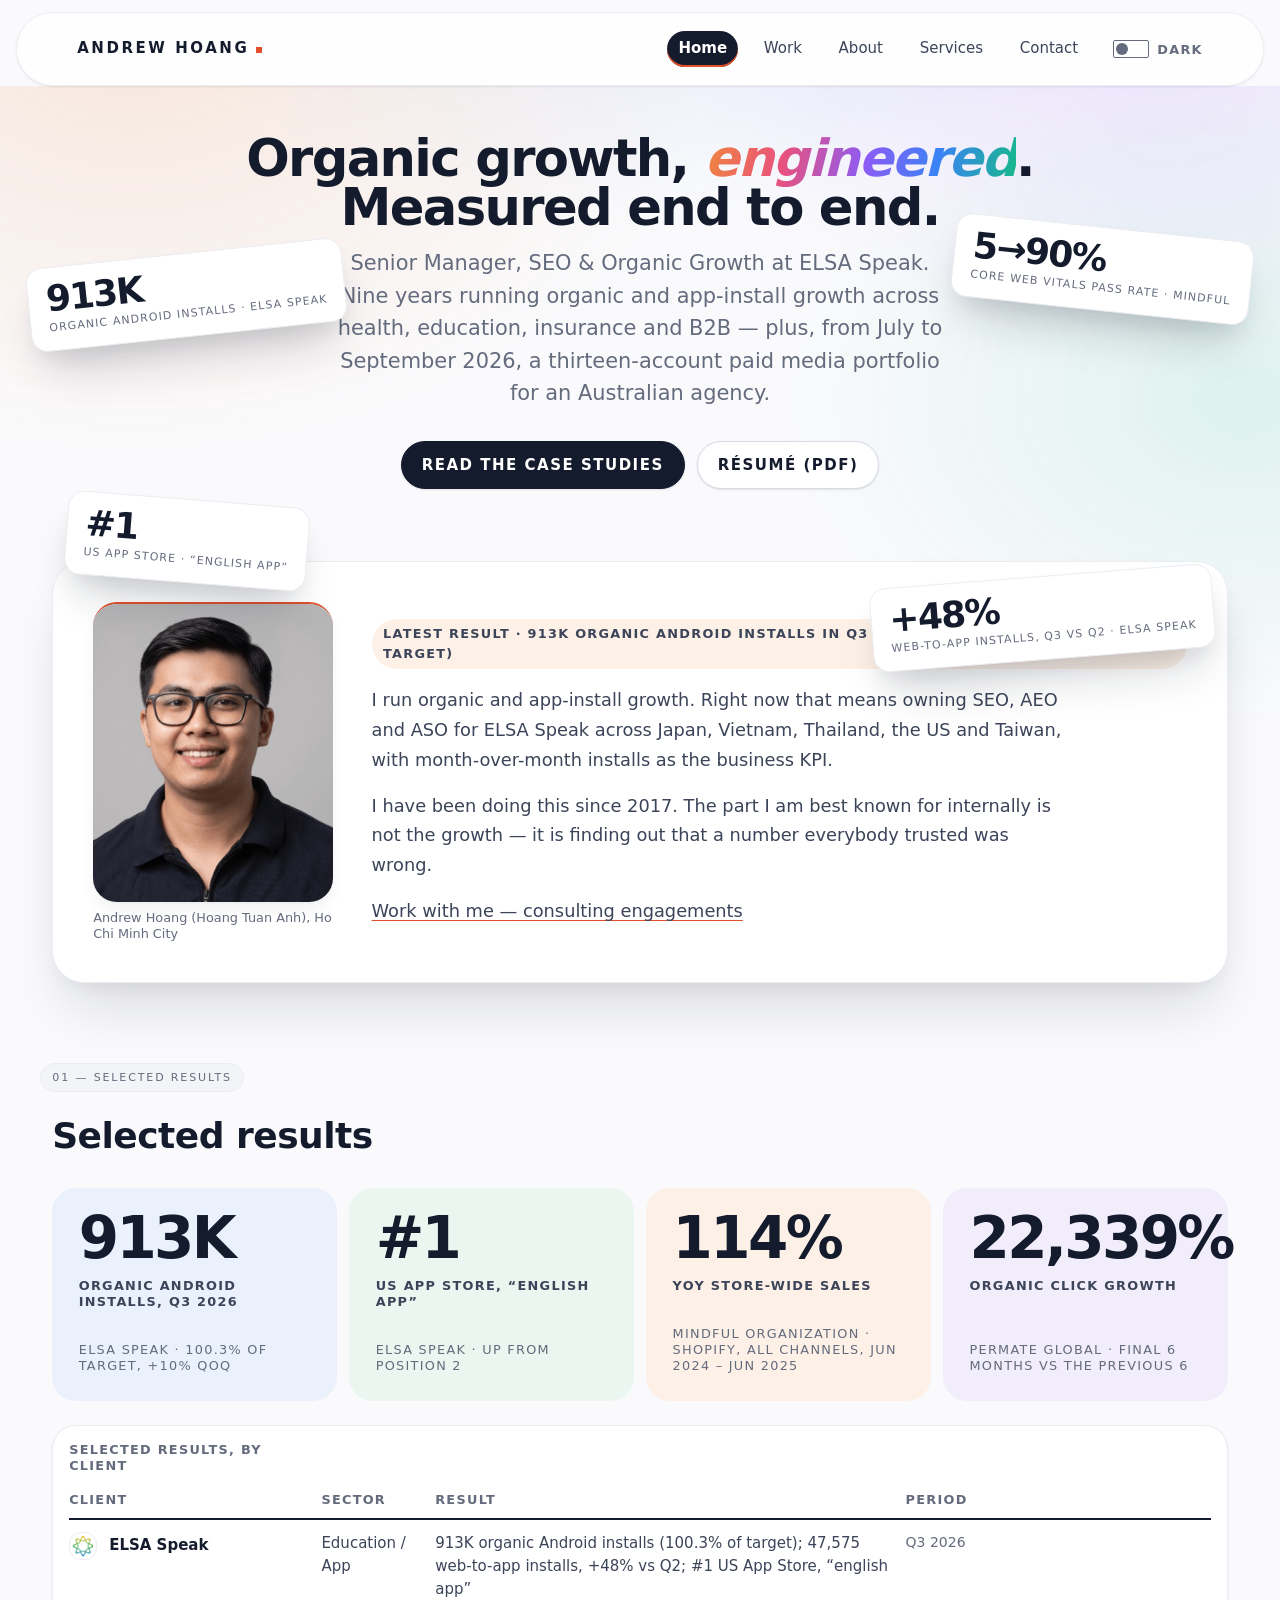
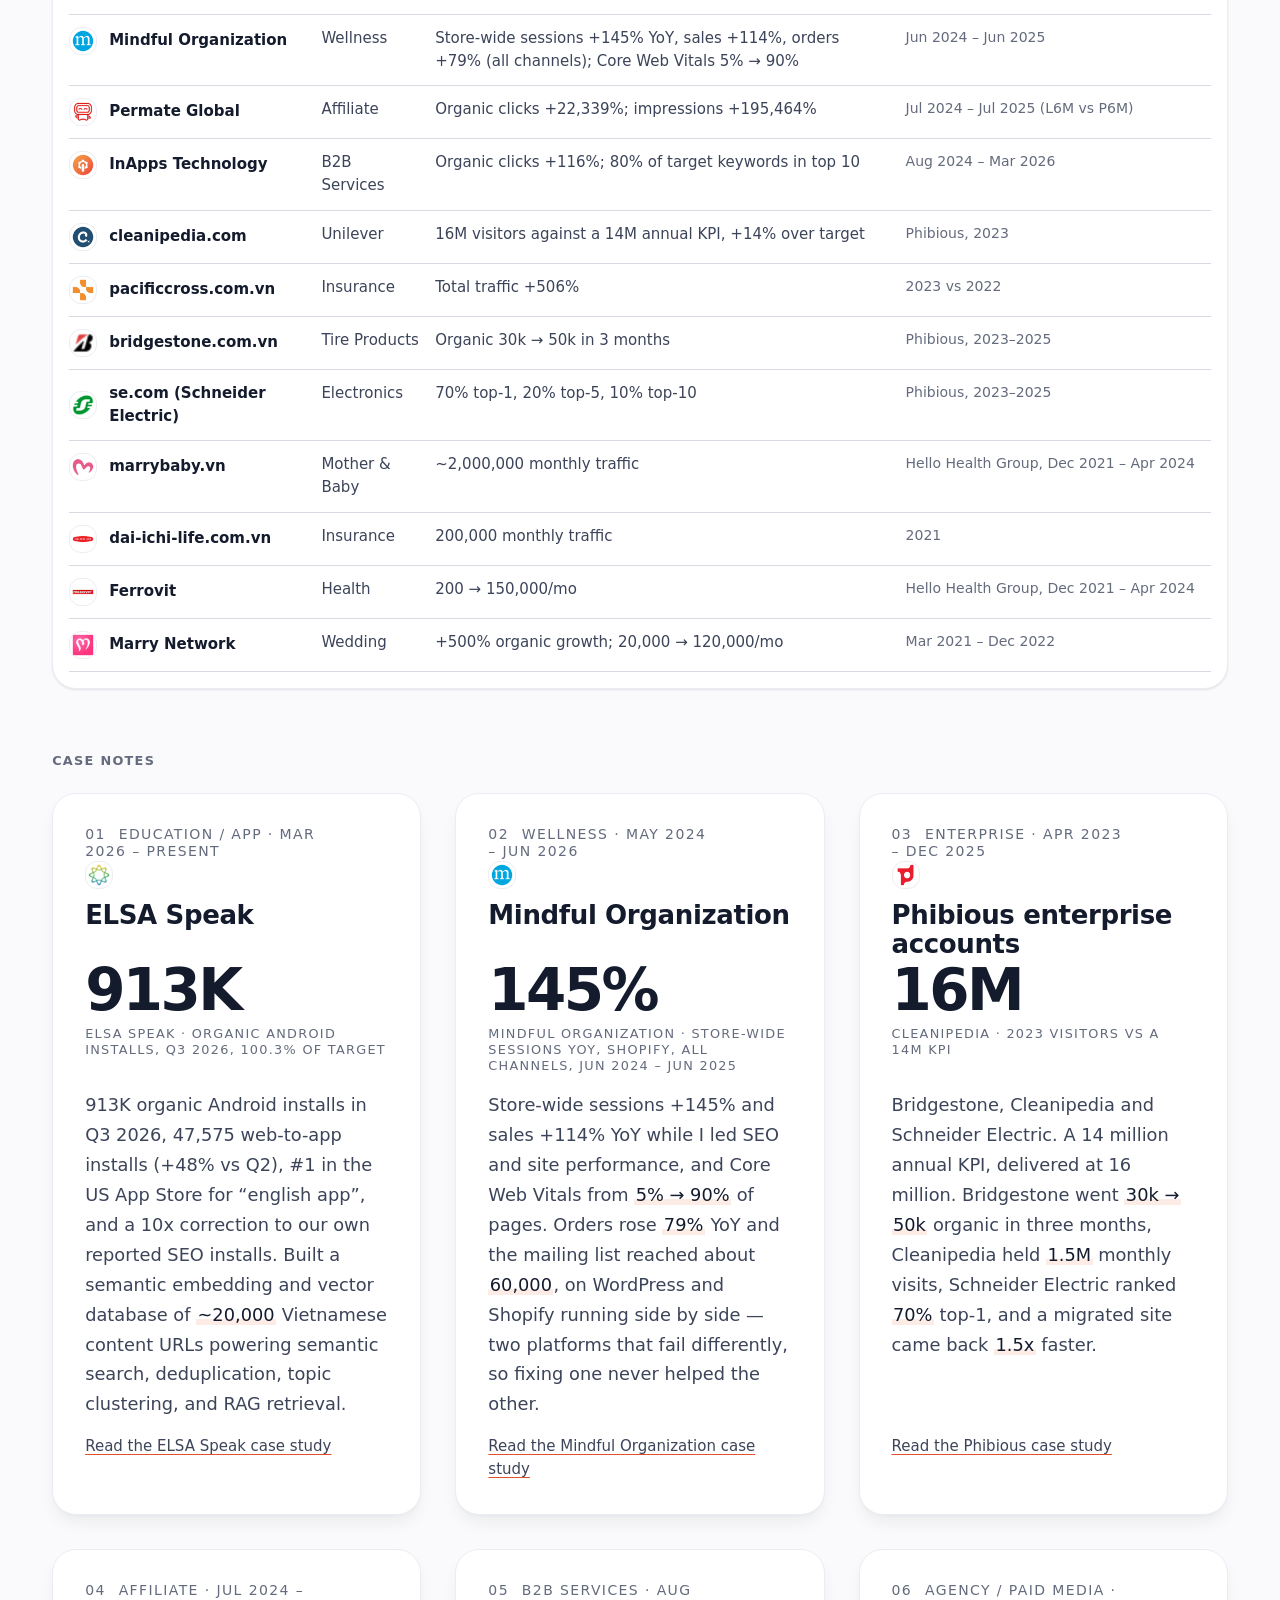
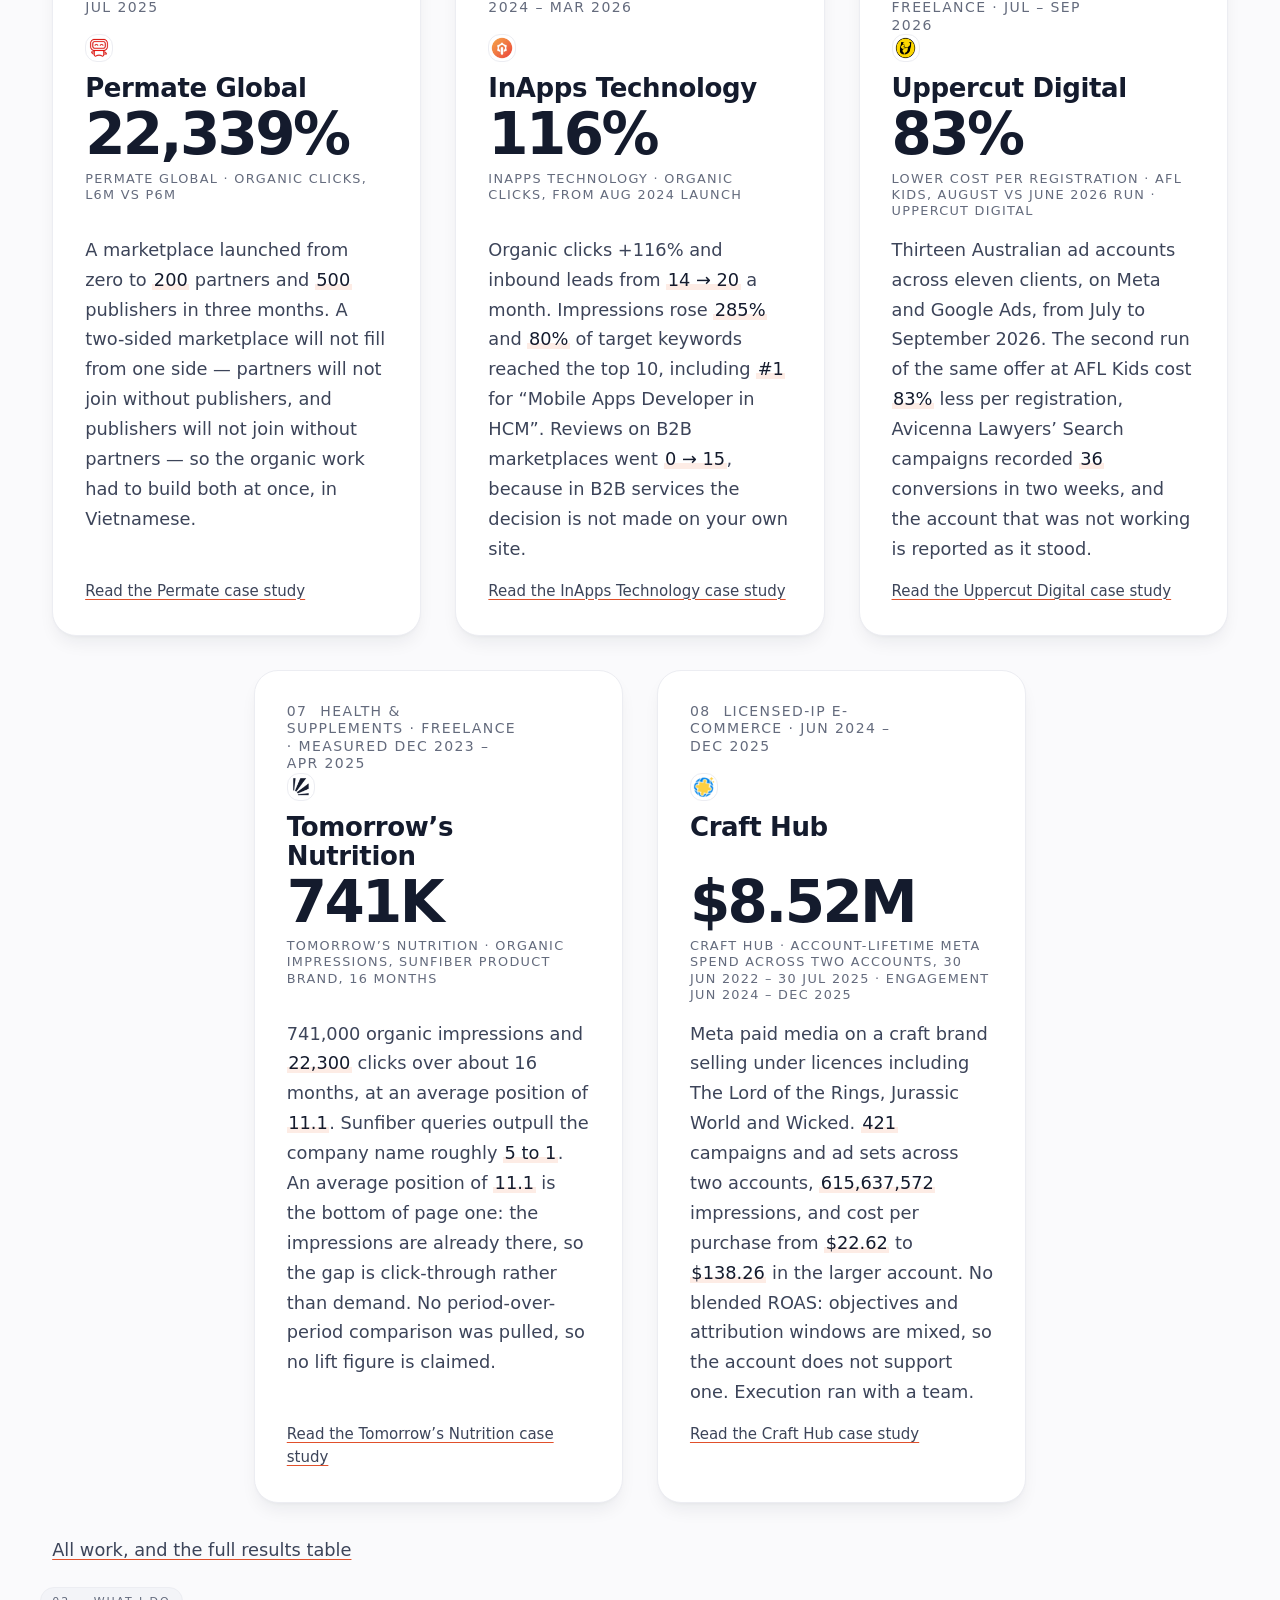
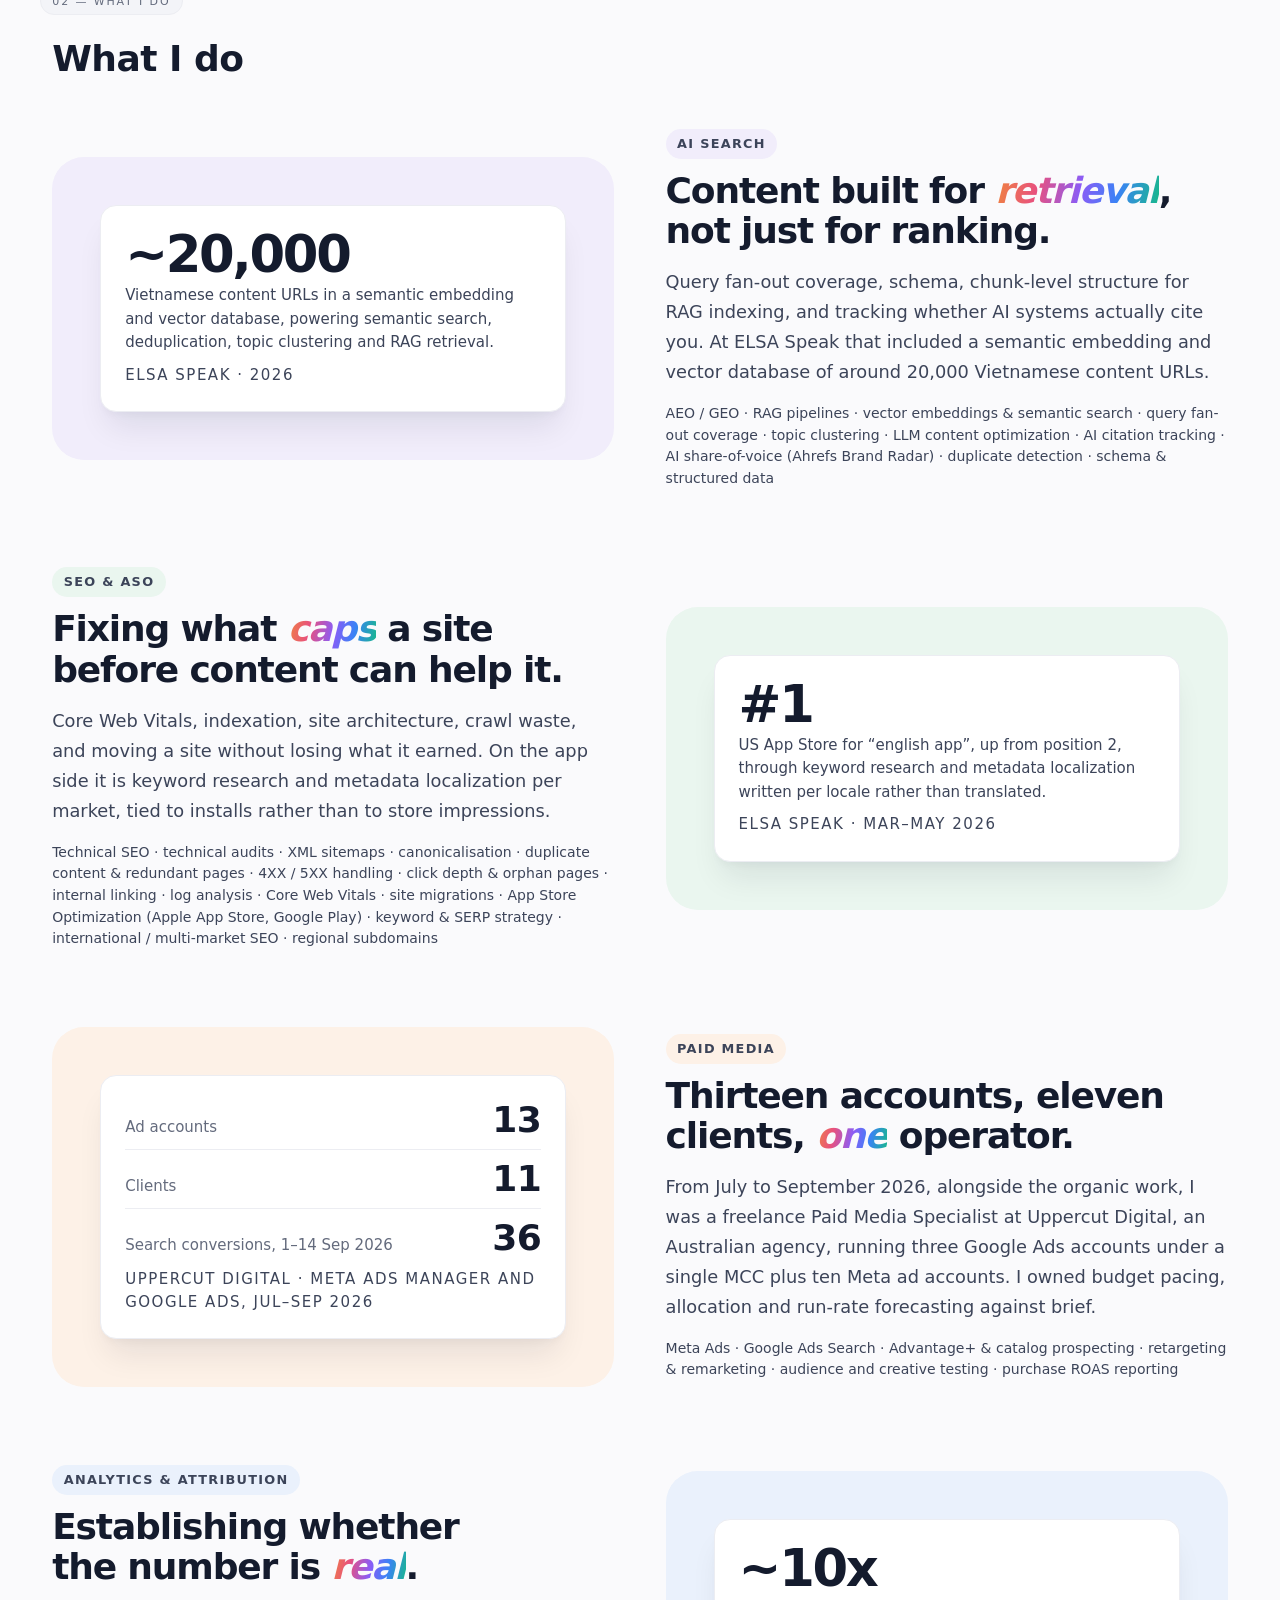
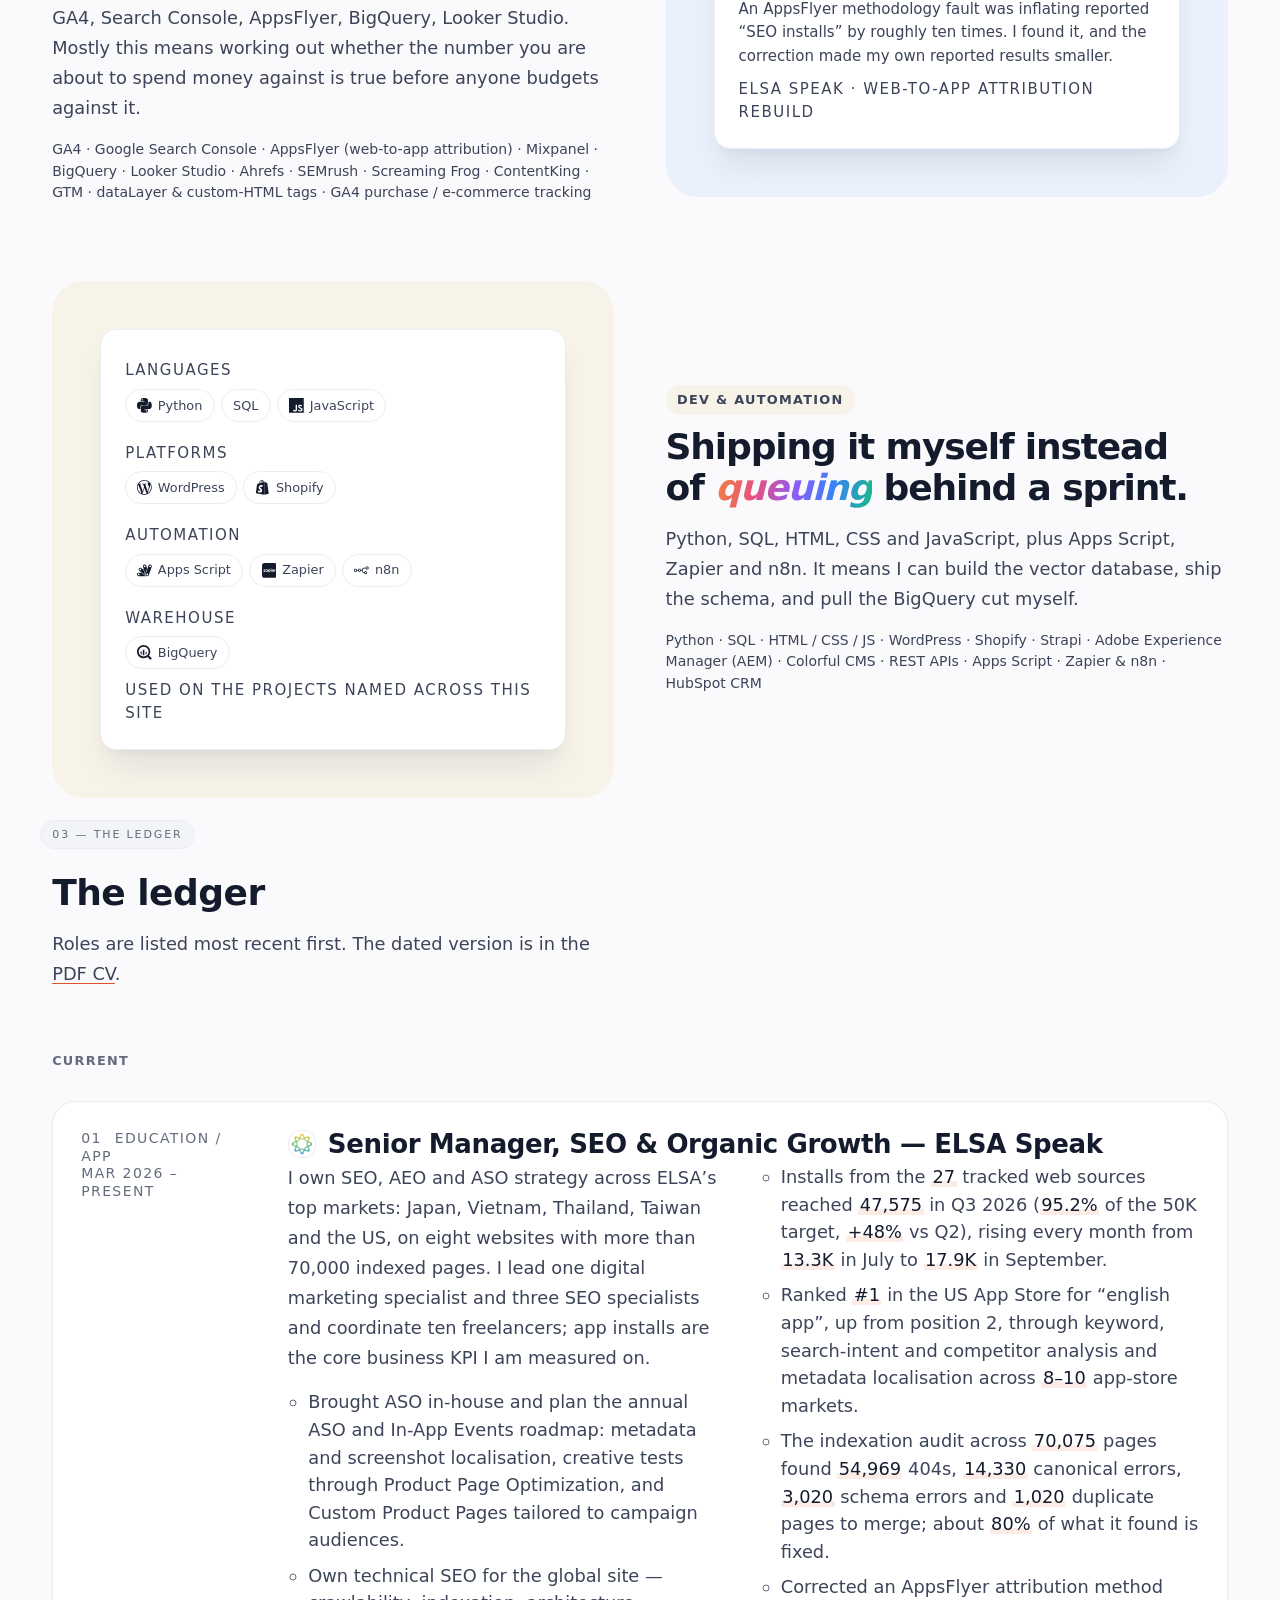
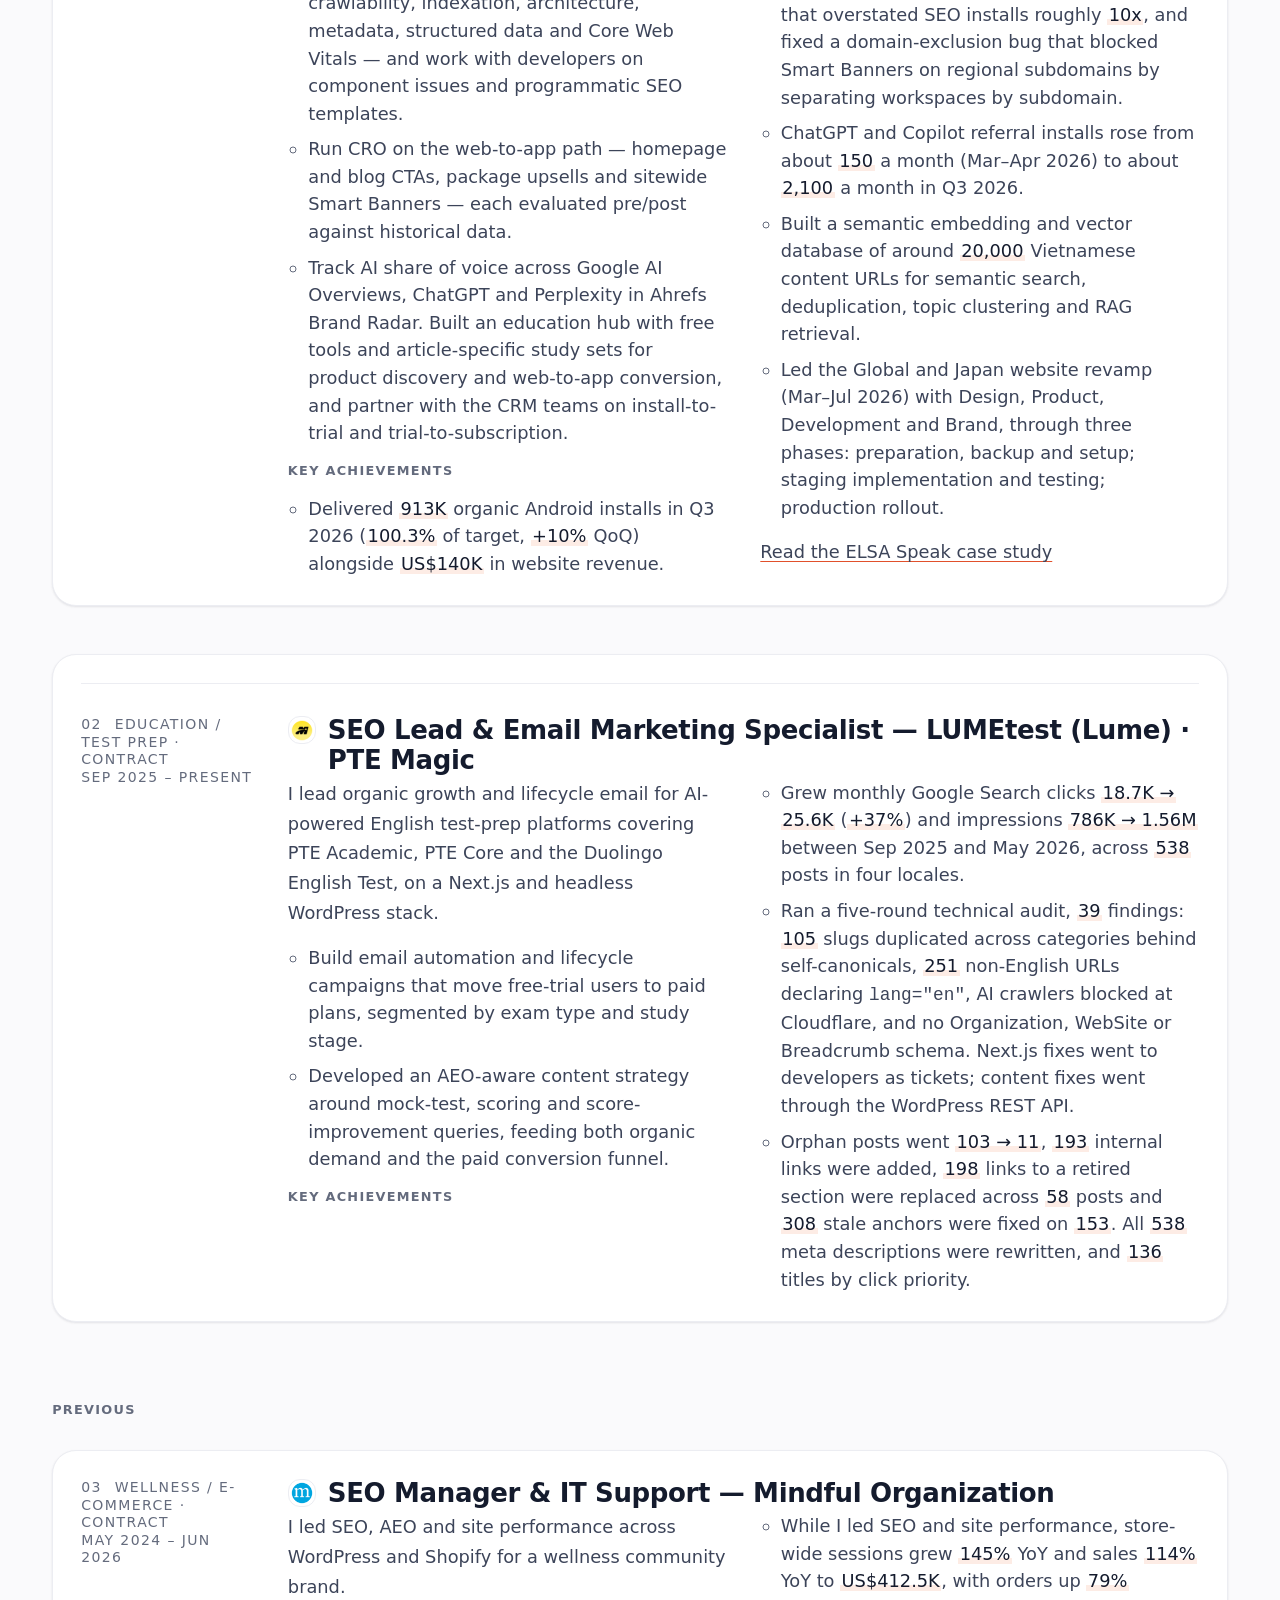
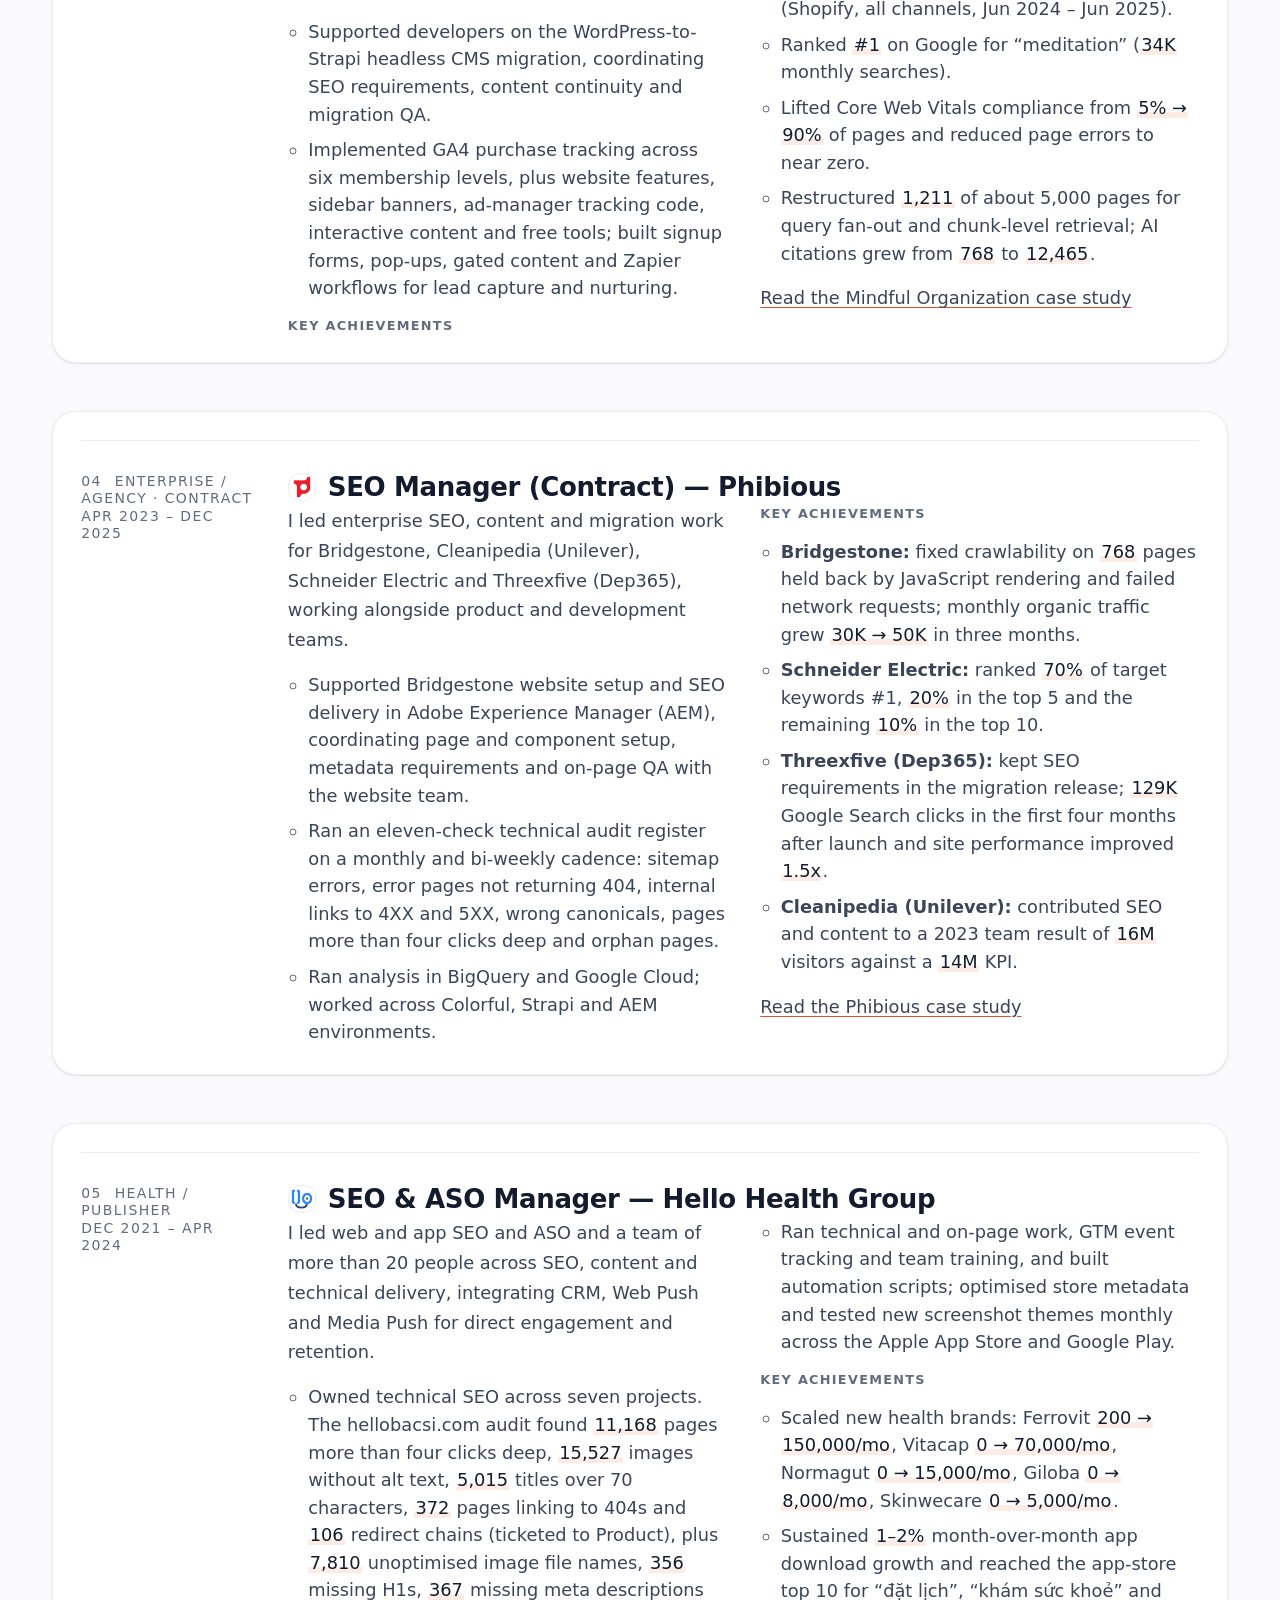
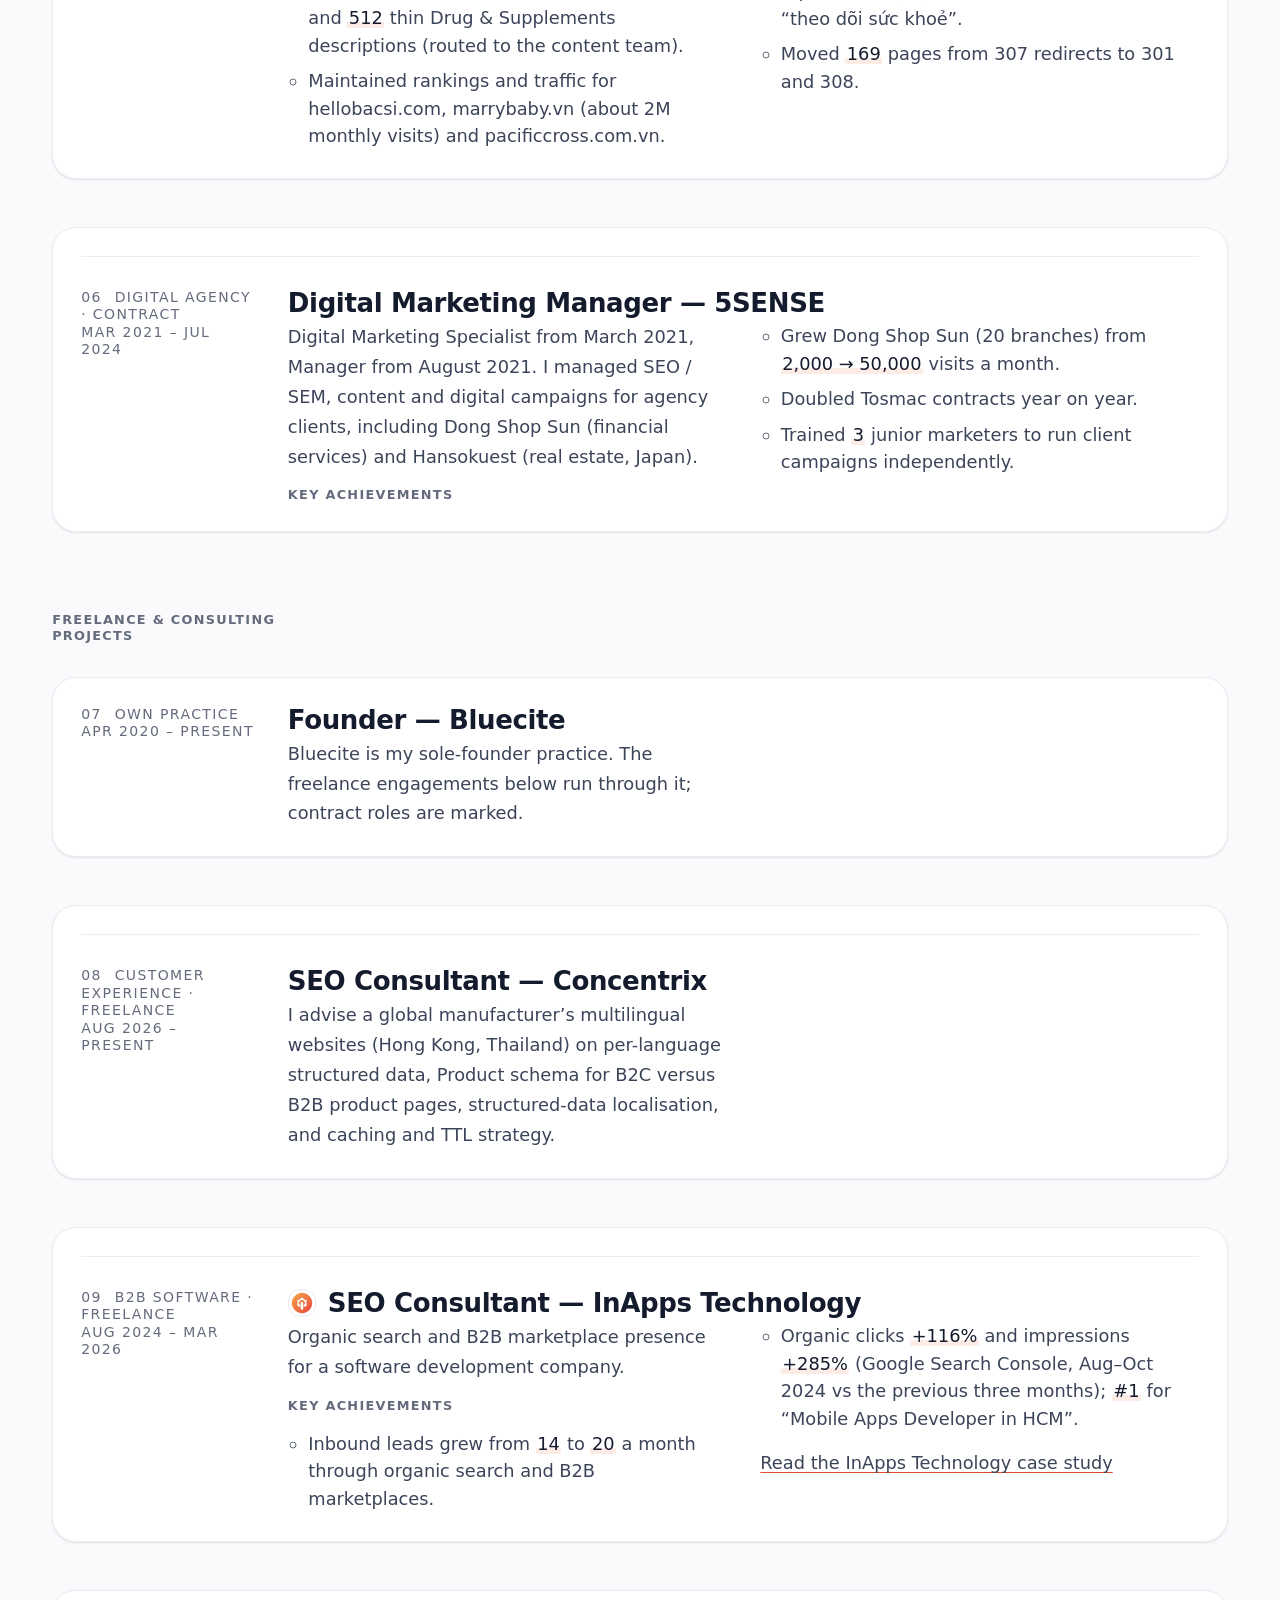
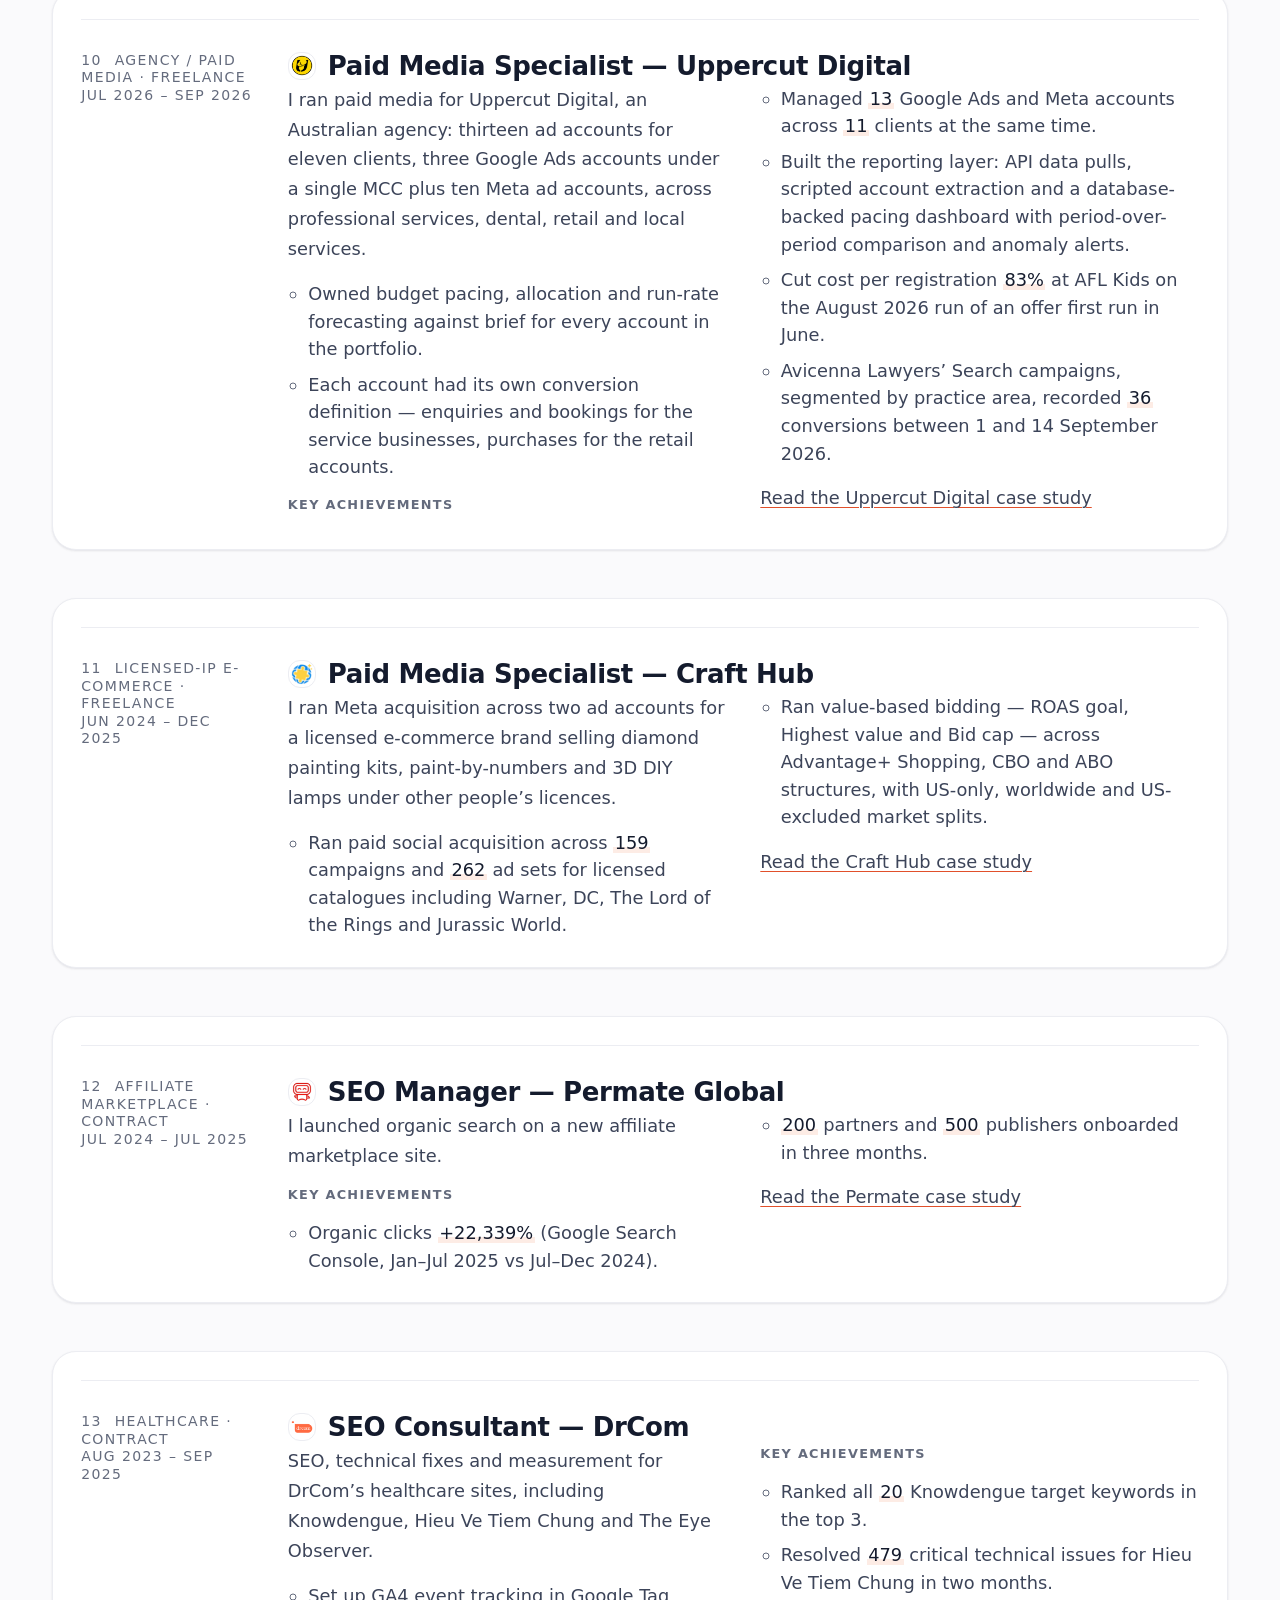
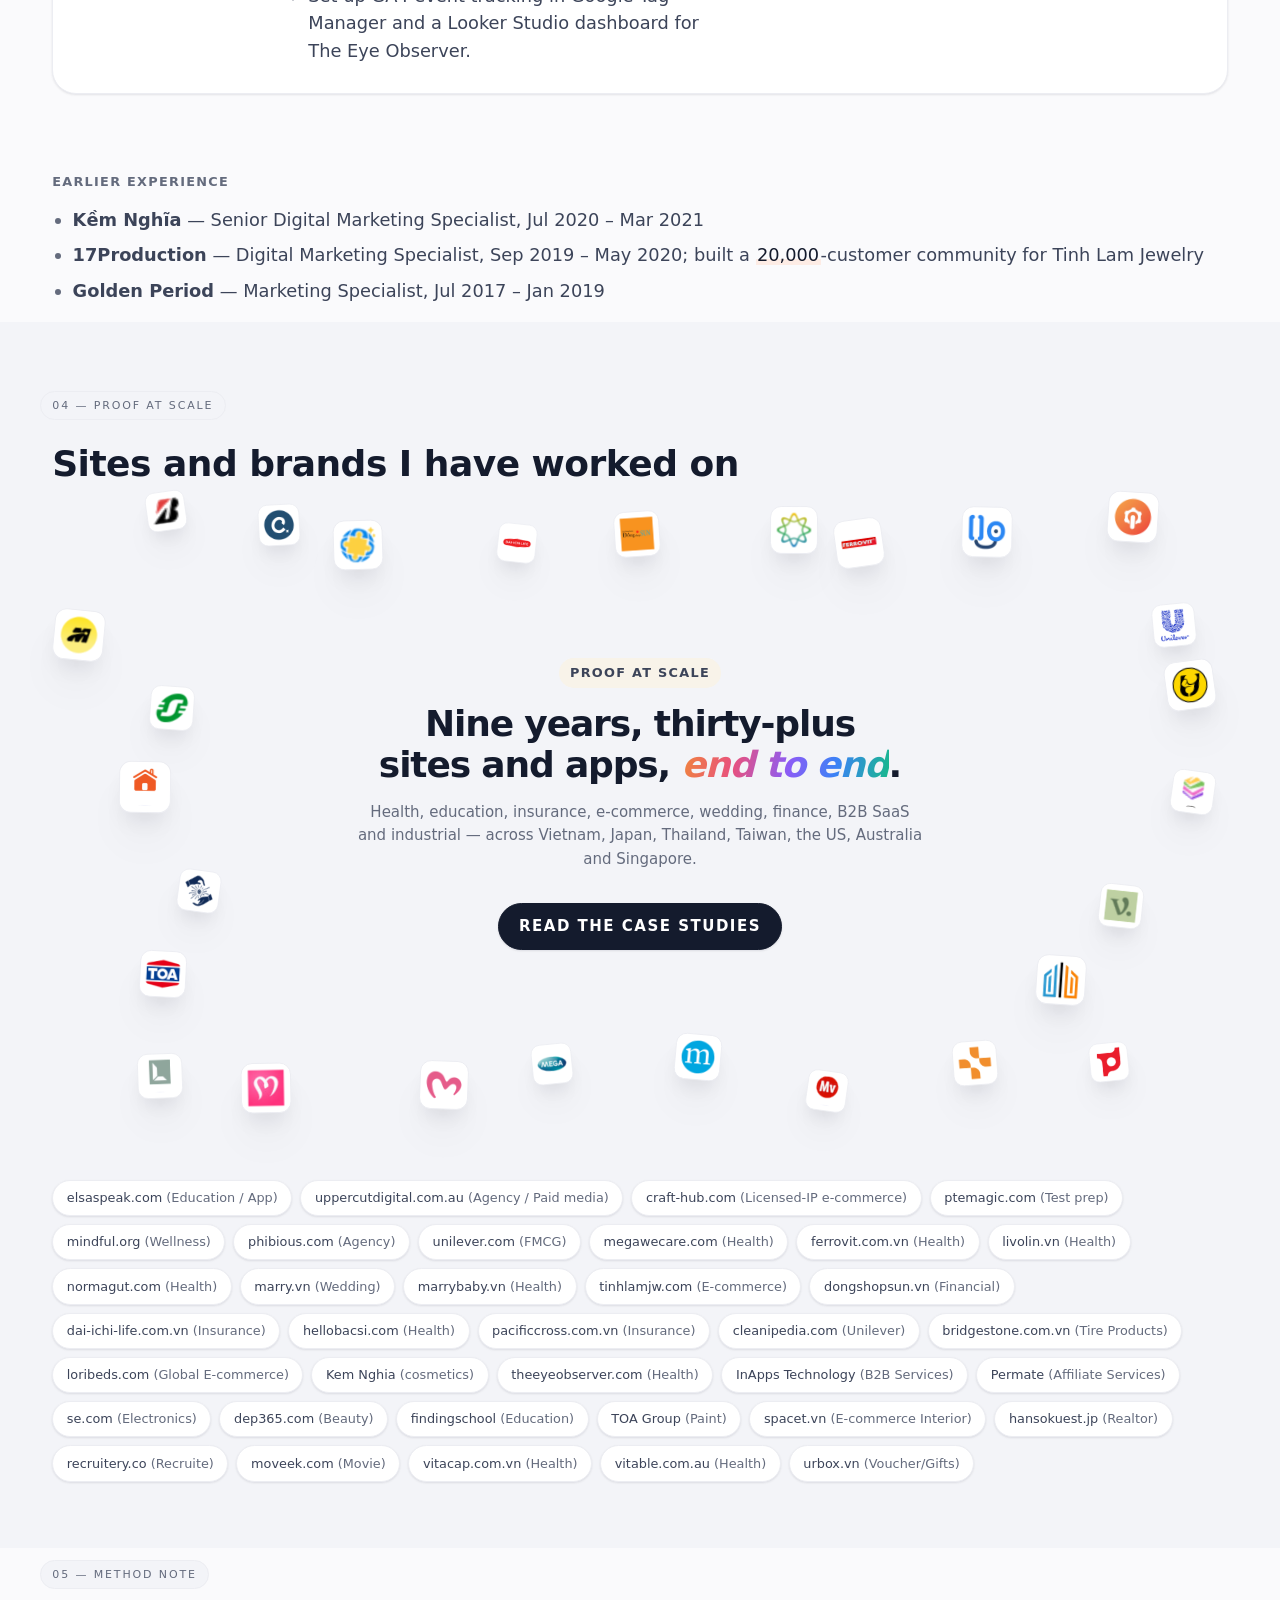
<file: index.html>
<!DOCTYPE html>
<html lang="en">
<head>
<meta charset="utf-8">
<meta name="viewport" content="width=device-width, initial-scale=1">

<!-- Theme, before first paint. Tiny, and it cannot throw: localStorage
     raises in private mode, so both the read and the parse sit in try/catch.
     The `js` class is NOT set here: it is set by the first statement of
     site.js, so the class that hides .reveal content can only exist once
     the script that reveals it is actually running. If site.js never
     executes, the class is absent and every .reveal rule is inert. -->
<script>try{var t=localStorage.getItem("ah-theme");if(t==="dark"||t==="light")document.documentElement.setAttribute("data-theme",t)}catch(e){}</script>

<title>Andrew Hoang — SEO, AEO &amp; ASO</title>
<meta name="description" content="I run organic and app-install growth. 913K organic Android installs and 47,575 web-to-app installs in Q3 2026 at ELSA Speak. Core Web Vitals from 5% to 90% of pages at Mindful Organization. Based in Ho Chi Minh City.">
<meta name="author" content="Andrew Hoang">
<!-- STAGING: site is hidden from search engines. Run ./go-live.sh to reverse. -->
<meta name="robots" content="noindex, nofollow">
<meta name="theme-color" content="#FBFAF7" media="(prefers-color-scheme: light)">
<meta name="theme-color" content="#191712" media="(prefers-color-scheme: dark)">

<link rel="canonical" href="https://REPLACE-WITH-YOUR-DOMAIN/">
<!-- Icons. The .ico answers /favicon.ico and Google's SERP, the SVG
     serves modern browsers at any density, the 192px PNG is the touch
     icon. Relative hrefs only: a leading "/" 404s on a project site. -->
<link rel="icon" href="favicon.ico" sizes="48x48">
<link rel="icon" href="icon.svg" type="image/svg+xml" sizes="any">
<link rel="apple-touch-icon" href="icon-192.png">

<link rel="me" href="https://www.linkedin.com/in/tuananhhoang2811">

<meta property="og:type" content="profile">
<meta property="og:site_name" content="Andrew Hoang">
<meta property="og:locale" content="en_US">
<meta property="og:title" content="Andrew Hoang — SEO, AEO &amp; ASO">
<meta property="og:description" content="I run organic and app-install growth. 913K organic Android installs and 47,575 web-to-app installs in Q3 2026 at ELSA Speak. Core Web Vitals from 5% to 90% of pages at Mindful Organization. Based in Ho Chi Minh City.">
<meta property="og:url" content="https://REPLACE-WITH-YOUR-DOMAIN/">
<meta property="og:image" content="https://REPLACE-WITH-YOUR-DOMAIN/assets/img/andrew-hoang.png">
<meta property="og:image:type" content="image/png">
<meta property="og:image:width" content="800">
<meta property="og:image:height" content="800">
<meta property="og:image:alt" content="Portrait of Andrew Hoang, SEO, AEO and GEO specialist based in Ho Chi Minh City, Vietnam.">
<meta property="profile:first_name" content="Tuan Anh">
<meta property="profile:last_name" content="Hoang">

<meta name="twitter:card" content="summary">
<meta name="twitter:title" content="Andrew Hoang — SEO, AEO &amp; ASO">
<meta name="twitter:description" content="I run organic and app-install growth. 913K organic Android installs and 47,575 web-to-app installs in Q3 2026 at ELSA Speak. Core Web Vitals from 5% to 90% of pages at Mindful Organization. Based in Ho Chi Minh City.">
<meta name="twitter:image" content="https://REPLACE-WITH-YOUR-DOMAIN/assets/img/andrew-hoang.png">
<meta name="twitter:image:alt" content="Portrait of Andrew Hoang, SEO, AEO and GEO specialist based in Ho Chi Minh City, Vietnam.">

<link rel="stylesheet" href="assets/css/site.css">

<script type="application/ld+json">
{
  "@context": "https://schema.org",
  "@graph": [
    {
      "@type": "Person",
      "@id": "https://REPLACE-WITH-YOUR-DOMAIN/#person",
      "name": "Andrew Hoang",
      "alternateName": ["Hoang Tuan Anh", "Tuan Anh Hoang"],
      "givenName": "Tuan Anh",
      "familyName": "Hoang",
      "jobTitle": "Senior Manager, SEO & Organic Growth",
      "description": "Andrew Hoang is an SEO, AEO, GEO and ASO specialist based in Ho Chi Minh City, Vietnam, with nine years of experience driving organic growth for web and mobile app products.",
      "url": "https://REPLACE-WITH-YOUR-DOMAIN/",
      "mainEntityOfPage": { "@id": "https://REPLACE-WITH-YOUR-DOMAIN/#webpage" },
      "image": { "@id": "https://REPLACE-WITH-YOUR-DOMAIN/#headshot" },
      "email": "mailto:tuananhhoang2811@gmail.com",
      "telephone": "+84329658296",
      "address": {
        "@type": "PostalAddress",
        "addressLocality": "Ho Chi Minh City",
        "addressCountry": "VN"
      },
      "workLocation": {
        "@type": "Place",
        "address": {
          "@type": "PostalAddress",
          "addressLocality": "Ho Chi Minh City",
          "addressCountry": "VN"
        }
      },
      "sameAs": [
        "https://www.linkedin.com/in/tuananhhoang2811"
      ],
      "knowsAbout": [
        "Answer Engine Optimization (AEO)",
        "Generative Engine Optimization (GEO)",
        "Search Engine Optimization",
        "Technical SEO",
        "App Store Optimization (ASO)",
        "Schema and structured data",
        "RAG pipelines",
        "Vector embeddings and semantic search",
        "Query fan-out coverage",
        "Topic clustering",
        "LLM content optimization",
        "AI citation and share-of-voice tracking",
        "Core Web Vitals",
        "Keyword and SERP strategy",
        "Site migrations",
        "International and multi-market SEO",
        "Google Analytics 4",
        "Google Search Console",
        "AppsFlyer web-to-app attribution",
        "BigQuery",
        "Looker Studio",
        "Google Tag Manager",
        "Google Ads (MCC and multi-account management)",
        "Meta Ads (Advantage+ Shopping, dynamic product ads, CBO and ABO)",
        "TikTok Ads",
        "Zalo Ads",
        "Value-based bidding",
        "Budget pacing and run-rate forecasting",
        "Python",
        "SQL"
      ],
      "hasOccupation": { "@id": "https://REPLACE-WITH-YOUR-DOMAIN/#occupation" },
      "alumniOf": { "@id": "https://REPLACE-WITH-YOUR-DOMAIN/#org-hcmc-open-university" },
      "worksFor": [
        {
          "@type": "OrganizationRole",
          "roleName": "Senior Manager, SEO & Organic Growth",
          "startDate": "2026-03",
          "worksFor": { "@id": "https://REPLACE-WITH-YOUR-DOMAIN/#org-elsa-speak" }
        },
        {
          "@type": "OrganizationRole",
          "roleName": "SEO Lead & Email Marketing Specialist",
          "startDate": "2025-09",
          "worksFor": { "@id": "https://REPLACE-WITH-YOUR-DOMAIN/#org-lumetest" }
        },
        {
          "@type": "OrganizationRole",
          "roleName": "SEO Consultant",
          "startDate": "2026-08",
          "worksFor": { "@type": "Organization", "name": "Concentrix" }
        }
      ],
      "hasCredential": [
        {
          "@type": "EducationalOccupationalCredential",
          "name": "Technical SEO & SEO Manager",
          "credentialCategory": "certificate",
          "recognizedBy": { "@type": "Organization", "name": "Blue Array" }
        },
        {
          "@type": "EducationalOccupationalCredential",
          "name": "Google Ads Search",
          "credentialCategory": "certificate",
          "recognizedBy": { "@type": "Organization", "name": "Google" }
        },
        {
          "@type": "EducationalOccupationalCredential",
          "name": "Digital Marketing",
          "credentialCategory": "certificate",
          "recognizedBy": { "@type": "Organization", "name": "HubSpot" }
        },
        {
          "@type": "EducationalOccupationalCredential",
          "name": "Data Analysis Masterclass",
          "credentialCategory": "certificate",
          "recognizedBy": { "@type": "Organization", "name": "Udemy" }
        },
        {
          "@type": "EducationalOccupationalCredential",
          "name": "Data Science",
          "credentialCategory": "certificate",
          "recognizedBy": { "@type": "Organization", "name": "DataCamp" }
        }
      ]
    },
    {
      "@type": "Occupation",
      "@id": "https://REPLACE-WITH-YOUR-DOMAIN/#occupation",
      "name": "SEO, AEO and GEO Specialist",
      "occupationalCategory": {
        "@type": "CategoryCode",
        "codeValue": "13-1161.01",
        "name": "Search Marketing Strategists",
        "inCodeSet": {
          "@type": "CategoryCodeSet",
          "name": "O*NET-SOC",
          "url": "https://www.onetonline.org/"
        }
      },
      "skills": "Technical SEO, Answer Engine Optimization, Generative Engine Optimization, App Store Optimization, schema and structured data, RAG pipelines, vector embeddings, GA4, Google Search Console, AppsFlyer, BigQuery, Google Ads, Meta Ads, TikTok Ads, Zalo Ads, value-based bidding, budget pacing and forecasting, Python, SQL",
      "responsibilities": "Owning SEO, AEO and ASO strategy across multiple markets with app installs and organic revenue as core KPIs."
    },
    {
      "@type": "ImageObject",
      "@id": "https://REPLACE-WITH-YOUR-DOMAIN/#headshot",
      "url": "https://REPLACE-WITH-YOUR-DOMAIN/assets/img/andrew-hoang.png",
      "contentUrl": "https://REPLACE-WITH-YOUR-DOMAIN/assets/img/andrew-hoang.png",
      "width": 800,
      "height": 800,
      "caption": "Andrew Hoang, SEO, AEO and GEO specialist based in Ho Chi Minh City, Vietnam"
    },
    {
      "@type": "WebSite",
      "@id": "https://REPLACE-WITH-YOUR-DOMAIN/#website",
      "url": "https://REPLACE-WITH-YOUR-DOMAIN/",
      "name": "Andrew Hoang",
      "alternateName": "Andrew Hoang — SEO, AEO & GEO",
      "description": "Portfolio, case studies and resume of Andrew Hoang, an SEO, AEO, GEO and ASO specialist in Ho Chi Minh City, Vietnam.",
      "inLanguage": "en",
      "publisher": { "@id": "https://REPLACE-WITH-YOUR-DOMAIN/#person" },
      "author": { "@id": "https://REPLACE-WITH-YOUR-DOMAIN/#person" },
      "copyrightHolder": { "@id": "https://REPLACE-WITH-YOUR-DOMAIN/#person" },
      "copyrightYear": 2026
    },
    {
      "@type": "Organization",
      "@id": "https://REPLACE-WITH-YOUR-DOMAIN/#org-elsa-speak",
      "name": "ELSA Speak"
    },
    {
      "@type": "Organization",
      "@id": "https://REPLACE-WITH-YOUR-DOMAIN/#org-uppercut",
      "name": "Uppercut Digital",
      "address": { "@type": "PostalAddress", "addressCountry": "AU" }
    },
    {
      "@type": "Organization",
      "@id": "https://REPLACE-WITH-YOUR-DOMAIN/#org-lumetest",
      "name": "LUMEtest",
      "alternateName": "Lume"
    },
    {
      "@type": "Organization",
      "@id": "https://REPLACE-WITH-YOUR-DOMAIN/#org-pte-magic",
      "name": "PTE Magic"
    },
    {
      "@type": "Organization",
      "@id": "https://REPLACE-WITH-YOUR-DOMAIN/#org-mindful-organization",
      "name": "Mindful Organization"
    },
    {
      "@type": "Organization",
      "@id": "https://REPLACE-WITH-YOUR-DOMAIN/#org-phibious",
      "name": "Phibious"
    },
    {
      "@type": "Organization",
      "@id": "https://REPLACE-WITH-YOUR-DOMAIN/#org-hellobacsi",
      "name": "Hello Health Group",
      "alternateName": "Hellobacsi",
      "url": "https://hellobacsi.com/"
    },
    {
      "@type": "CollegeOrUniversity",
      "@id": "https://REPLACE-WITH-YOUR-DOMAIN/#org-hcmc-open-university",
      "name": "Ho Chi Minh City Open University"
    },
    {
      "@type": "ProfilePage",
      "@id": "https://REPLACE-WITH-YOUR-DOMAIN/#webpage",
      "url": "https://REPLACE-WITH-YOUR-DOMAIN/",
      "name": "Andrew Hoang — SEO, AEO & ASO",
      "description": "I run organic and app-install growth. 913K organic Android installs and 47,575 web-to-app installs in Q3 2026 at ELSA Speak. Core Web Vitals from 5% to 90% of pages at Mindful Organization. Based in Ho Chi Minh City.",
      "isPartOf": { "@id": "https://REPLACE-WITH-YOUR-DOMAIN/#website" },
      "about": { "@id": "https://REPLACE-WITH-YOUR-DOMAIN/#person" },
      "mainEntity": { "@id": "https://REPLACE-WITH-YOUR-DOMAIN/#person" },
      "primaryImageOfPage": { "@id": "https://REPLACE-WITH-YOUR-DOMAIN/#headshot" },
      "inLanguage": "en",
      "dateCreated": "2026-09-13",
      "datePublished": "2026-09-13",
      "dateModified": "2026-10-28"
    }
  ]
}
</script>
</head>
<body>

<a class="c-skip" href="#main">Skip to main content</a>

<!-- ============================================================
     SITE HEADER — folio strip + masthead. Replicated verbatim on
     every page; only aria-current and the ../ depth change.
     Not sticky, by design. The nav wraps; there is no hamburger.
     ============================================================ -->
<header class="c-head">
  <div class="shell">
    <p class="c-head__folio">
      <span>Ho Chi Minh City, Vietnam · UTC+7</span>
      <span>SEO · AEO / GEO · ASO</span>
    </p>
    <div class="c-head__bar">
      <a class="c-head__mark" href="index.html">Andrew Hoang</a>
      <nav class="c-nav" aria-label="Primary">
        <ul class="c-nav__list">
          <li><a href="index.html" aria-current="page">Home</a></li>
          <li><a href="work/index.html">Work</a></li>
          <li><a href="about.html">About</a></li>
          <li><a href="services.html">Services</a></li>
          <li><a href="contact.html">Contact</a></li>
        </ul>
      </nav>
      <!-- Hidden until site.js un-hides it. With JS off the page follows the
           OS theme and there is no dead control stating the wrong state. -->
      <button class="c-theme" type="button" hidden aria-pressed="false" aria-label="Switch to dark theme">
        <span class="c-theme__track" aria-hidden="true"><span class="c-theme__knob"></span></span>
        <span class="c-theme__text" aria-hidden="true">Dark</span>
      </button>
    </div>
  </div>
</header>

<main id="main" tabindex="-1">

  <!-- ==========================================================
       00 — THE LEDE
       ========================================================== -->
  <!-- The hero floats Andrew's own figures rather than photography.
       The reference design floats lifestyle shots here; he has almost
       none, and stock imagery would be decoration standing in for
       evidence on a page whose whole argument is evidence. Every
       number below is sourced elsewhere on this site. -->
  <section class="section c-hero" aria-labelledby="lede-h">
    <div class="c-hero__wash" aria-hidden="true"></div>
    <div class="shell">

      <div class="c-hero__head">
        <h1 id="lede-h">Organic growth, <em class="u-grad">engineered</em>. Measured end to end.</h1>
        <p class="c-hero__dek">Senior Manager, SEO &amp; Organic Growth at ELSA Speak. Nine years running organic and app-install growth across health, education, insurance and B2B &mdash; plus, from July to September 2026, a thirteen-account paid media portfolio for an Australian agency.</p>

        <div class="c-actions c-actions--center u-mt-lg">
          <a class="c-btn c-btn--primary" href="work/index.html">Read the case studies</a>
          <a class="c-btn c-btn--secondary" href="assets/andrew-hoang-resume.pdf">R&eacute;sum&eacute; (PDF)</a>
        </div>
      </div>

      <div class="c-hero__floats">
        <div class="c-float"><b>913K</b><span>Organic Android installs &middot; ELSA Speak</span></div>
        <div class="c-float"><b>#1</b><span>US App Store &middot; &ldquo;english app&rdquo;</span></div>
        <div class="c-float"><b>5&rarr;90%</b><span>Core Web Vitals pass rate &middot; Mindful</span></div>
        <div class="c-float"><b>+48%</b><span>Web-to-app installs, Q3 vs Q2 &middot; ELSA Speak</span></div>
      </div>

      <div class="c-hero__panel">
        <figure class="c-portrait">
          <img src="assets/img/andrew-hoang.png"
               alt="Andrew Hoang, photographed against a plain background."
               width="800" height="800"
               fetchpriority="high" decoding="async">
          <figcaption>Andrew Hoang (Hoang Tuan Anh), Ho Chi Minh City</figcaption>
        </figure>
        <div>
          <p class="c-tag c-tag--peach">Latest result &middot; 913K organic Android installs in Q3 2026 at ELSA Speak (100.3% of target)</p>
          <div class="prose u-mt-sm">
            <p>I run organic and app-install growth. Right now that means owning SEO, AEO and ASO for ELSA Speak across Japan, Vietnam, Thailand, the US and Taiwan, with month-over-month installs as the business KPI.</p>
            <p>I have been doing this since 2017. The part I am best known for internally is not the growth &mdash; it is finding out that a number everybody trusted was wrong.</p>
          </div>
          <p class="prose u-mt-sm"><a href="services.html">Work with me &mdash; consulting engagements</a></p>
        </div>
      </div>

    </div>
  </section>

  <!-- ==========================================================
       01 — SELECTED RESULTS  ·  figures bar, results table, notes
       ========================================================== -->
  <section class="section" id="results" aria-labelledby="results-h">
    <div class="shell">
      <div class="section__open">
      <div class="section__rule"></div>
      <p class="section__folio">01 — Selected results</p>
      <h2 id="results-h" class="section__head">Selected results</h2>
      </div>

      <!-- Every cell carries its source line. A cell without one cannot ship. -->
      <ul class="c-metrics">
        <li class="c-metric reveal" style="--i:0">
          <p class="figure">913K</p>
          <p class="label">Organic Android installs, Q3 2026</p>
          <p class="source">ELSA Speak · 100.3% of target, +10% QoQ</p>
        </li>
        <li class="c-metric reveal" style="--i:1">
          <p class="figure">#1</p>
          <p class="label">US App Store, &ldquo;english app&rdquo;</p>
          <p class="source">ELSA Speak · up from position 2</p>
        </li>
        <li class="c-metric reveal" style="--i:2">
          <p class="figure figure--long">114%</p>
          <p class="label">YoY store-wide sales</p>
          <p class="source">Mindful Organization · Shopify, all channels, Jun 2024 – Jun 2025</p>
        </li>
        <li class="c-metric reveal" style="--i:3">
          <p class="figure figure--xlong">22,339%</p>
          <p class="label">Organic click growth</p>
          <p class="source">Permate Global · final 6 months vs the previous 6</p>
        </li>
      </ul>

      <!-- The results table. Same markup at every width; below 48rem it
           reflows to stacked records. The explicit ARIA roles are what
           keep it a table in the a11y tree once display changes. -->
      <div class="c-table-wrap" tabindex="0" role="region" aria-labelledby="results-cap">
        <table class="c-table c-table--period" role="table" aria-labelledby="results-cap">
          <caption id="results-cap" class="label">Selected results, by client</caption>
          <thead role="rowgroup">
            <tr role="row">
              <th role="columnheader" scope="col">Client</th>
              <th role="columnheader" scope="col">Sector</th>
              <th role="columnheader" scope="col">Result</th>
              <th role="columnheader" scope="col">Period</th>
            </tr>
          </thead>
          <tbody role="rowgroup">
            <tr role="row">
              <th role="rowheader" scope="row"><span class="c-markrow"><span class="c-mark c-mark--sm c-mark--img" aria-hidden="true"><img src="assets/img/clients/elsa-speak.png" width="160" height="160" alt="" loading="lazy" decoding="async"></span><span>ELSA Speak</span></span></th>
              <td role="cell"><span class="c-table__lab" aria-hidden="true">Sector</span><span class="c-table__val">Education / App</span></td>
              <td role="cell"><span class="c-table__lab" aria-hidden="true">Result</span><span class="c-table__val">913K organic Android installs (100.3% of target); 47,575 web-to-app installs, +48% vs Q2; #1 US App Store, &ldquo;english app&rdquo;</span></td>
              <td role="cell"><span class="c-table__lab" aria-hidden="true">Period</span><span class="c-table__val">Q3 2026</span></td>
            </tr>
            <tr role="row">
              <th role="rowheader" scope="row"><span class="c-markrow"><span class="c-mark c-mark--sm c-mark--img" aria-hidden="true"><img src="assets/img/clients/mindful-organization.png" width="160" height="160" alt="" loading="lazy" decoding="async"></span><span>Mindful Organization</span></span></th>
              <td role="cell"><span class="c-table__lab" aria-hidden="true">Sector</span><span class="c-table__val">Wellness</span></td>
              <td role="cell"><span class="c-table__lab" aria-hidden="true">Result</span><span class="c-table__val">Store-wide sessions +145% YoY, sales +114%, orders +79% (all channels); Core Web Vitals 5% &rarr; 90%</span></td>
              <td role="cell"><span class="c-table__lab" aria-hidden="true">Period</span><span class="c-table__val">Jun 2024 – Jun 2025</span></td>
            </tr>
            <tr role="row">
              <th role="rowheader" scope="row"><span class="c-markrow"><span class="c-mark c-mark--sm c-mark--img" aria-hidden="true"><img src="assets/img/clients/permate.png" width="160" height="160" alt="" loading="lazy" decoding="async"></span><span>Permate Global</span></span></th>
              <td role="cell"><span class="c-table__lab" aria-hidden="true">Sector</span><span class="c-table__val">Affiliate</span></td>
              <td role="cell"><span class="c-table__lab" aria-hidden="true">Result</span><span class="c-table__val">Organic clicks +22,339%; impressions +195,464%</span></td>
              <td role="cell"><span class="c-table__lab" aria-hidden="true">Period</span><span class="c-table__val">Jul 2024 – Jul 2025 (L6M vs P6M)</span></td>
            </tr>
            <tr role="row">
              <th role="rowheader" scope="row"><span class="c-markrow"><span class="c-mark c-mark--sm c-mark--img" aria-hidden="true"><img src="assets/img/clients/inapps-technology.png" width="160" height="160" alt="" loading="lazy" decoding="async"></span><span>InApps Technology</span></span></th>
              <td role="cell"><span class="c-table__lab" aria-hidden="true">Sector</span><span class="c-table__val">B2B Services</span></td>
              <td role="cell"><span class="c-table__lab" aria-hidden="true">Result</span><span class="c-table__val">Organic clicks +116%; 80% of target keywords in top 10</span></td>
              <td role="cell"><span class="c-table__lab" aria-hidden="true">Period</span><span class="c-table__val">Aug 2024 – Mar 2026</span></td>
            </tr>
            <tr role="row">
              <th role="rowheader" scope="row"><span class="c-markrow"><span class="c-mark c-mark--sm c-mark--img" aria-hidden="true"><img src="assets/img/clients/cleanipedia.png" width="160" height="160" alt="" loading="lazy" decoding="async"></span><span>cleanipedia.com</span></span></th>
              <td role="cell"><span class="c-table__lab" aria-hidden="true">Sector</span><span class="c-table__val">Unilever</span></td>
              <td role="cell"><span class="c-table__lab" aria-hidden="true">Result</span><span class="c-table__val">16M visitors against a 14M annual KPI, +14% over target</span></td>
              <td role="cell"><span class="c-table__lab" aria-hidden="true">Period</span><span class="c-table__val">Phibious, 2023</span></td>
            </tr>
            <tr role="row">
              <th role="rowheader" scope="row"><span class="c-markrow"><span class="c-mark c-mark--sm c-mark--img" aria-hidden="true"><img src="assets/img/clients/pacific-cross.png" width="160" height="160" alt="" loading="lazy" decoding="async"></span><span>pacificcross.com.vn</span></span></th>
              <td role="cell"><span class="c-table__lab" aria-hidden="true">Sector</span><span class="c-table__val">Insurance</span></td>
              <td role="cell"><span class="c-table__lab" aria-hidden="true">Result</span><span class="c-table__val">Total traffic +506%</span></td>
              <td role="cell"><span class="c-table__lab" aria-hidden="true">Period</span><span class="c-table__val">2023 vs 2022</span></td>
            </tr>
            <tr role="row">
              <th role="rowheader" scope="row"><span class="c-markrow"><span class="c-mark c-mark--sm c-mark--img" aria-hidden="true"><img src="assets/img/clients/bridgestone.png" width="160" height="160" alt="" loading="lazy" decoding="async"></span><span>bridgestone.com.vn</span></span></th>
              <td role="cell"><span class="c-table__lab" aria-hidden="true">Sector</span><span class="c-table__val">Tire Products</span></td>
              <td role="cell"><span class="c-table__lab" aria-hidden="true">Result</span><span class="c-table__val">Organic 30k → 50k in 3 months</span></td>
              <td role="cell"><span class="c-table__lab" aria-hidden="true">Period</span><span class="c-table__val">Phibious, 2023&ndash;2025</span></td>
            </tr>
            <tr role="row">
              <th role="rowheader" scope="row"><span class="c-markrow"><span class="c-mark c-mark--sm c-mark--img" aria-hidden="true"><img src="assets/img/clients/schneider-electric.png" width="160" height="160" alt="" loading="lazy" decoding="async"></span><span>se.com (Schneider Electric)</span></span></th>
              <td role="cell"><span class="c-table__lab" aria-hidden="true">Sector</span><span class="c-table__val">Electronics</span></td>
              <td role="cell"><span class="c-table__lab" aria-hidden="true">Result</span><span class="c-table__val">70% top-1, 20% top-5, 10% top-10</span></td>
              <td role="cell"><span class="c-table__lab" aria-hidden="true">Period</span><span class="c-table__val">Phibious, 2023–2025</span></td>
            </tr>
            <tr role="row">
              <th role="rowheader" scope="row"><span class="c-markrow"><span class="c-mark c-mark--sm c-mark--img" aria-hidden="true"><img src="assets/img/clients/marrybaby.png" width="160" height="160" alt="" loading="lazy" decoding="async"></span><span>marrybaby.vn</span></span></th>
              <td role="cell"><span class="c-table__lab" aria-hidden="true">Sector</span><span class="c-table__val">Mother &amp; Baby</span></td>
              <td role="cell"><span class="c-table__lab" aria-hidden="true">Result</span><span class="c-table__val">~2,000,000 monthly traffic</span></td>
              <td role="cell"><span class="c-table__lab" aria-hidden="true">Period</span><span class="c-table__val">Hello Health Group, Dec 2021 &ndash; Apr 2024</span></td>
            </tr>
            <tr role="row">
              <th role="rowheader" scope="row"><span class="c-markrow"><span class="c-mark c-mark--sm c-mark--img" aria-hidden="true"><img src="assets/img/clients/dai-ichi-life.png" width="160" height="160" alt="" loading="lazy" decoding="async"></span><span>dai-ichi-life.com.vn</span></span></th>
              <td role="cell"><span class="c-table__lab" aria-hidden="true">Sector</span><span class="c-table__val">Insurance</span></td>
              <td role="cell"><span class="c-table__lab" aria-hidden="true">Result</span><span class="c-table__val">200,000 monthly traffic</span></td>
              <td role="cell"><span class="c-table__lab" aria-hidden="true">Period</span><span class="c-table__val">2021</span></td>
            </tr>
            <tr role="row">
              <th role="rowheader" scope="row"><span class="c-markrow"><span class="c-mark c-mark--sm c-mark--img" aria-hidden="true"><img src="assets/img/clients/ferrovit.png" width="160" height="160" alt="" loading="lazy" decoding="async"></span><span>Ferrovit</span></span></th>
              <td role="cell"><span class="c-table__lab" aria-hidden="true">Sector</span><span class="c-table__val">Health</span></td>
              <td role="cell"><span class="c-table__lab" aria-hidden="true">Result</span><span class="c-table__val">200 → 150,000/mo</span></td>
              <td role="cell"><span class="c-table__lab" aria-hidden="true">Period</span><span class="c-table__val">Hello Health Group, Dec 2021 – Apr 2024</span></td>
            </tr>
            <tr role="row">
              <th role="rowheader" scope="row"><span class="c-markrow"><span class="c-mark c-mark--sm c-mark--img" aria-hidden="true"><img src="assets/img/clients/marry.png" width="160" height="160" alt="" loading="lazy" decoding="async"></span><span>Marry Network</span></span></th>
              <td role="cell"><span class="c-table__lab" aria-hidden="true">Sector</span><span class="c-table__val">Wedding</span></td>
              <td role="cell"><span class="c-table__lab" aria-hidden="true">Result</span><span class="c-table__val">+500% organic growth; 20,000 → 120,000/mo</span></td>
              <td role="cell"><span class="c-table__lab" aria-hidden="true">Period</span><span class="c-table__val">Mar 2021 – Dec 2022</span></td>
            </tr>
          </tbody>
        </table>
      </div>


      <p class="label u-mt-2xl">Case notes</p>
      <ul class="c-notes">

        <li class="c-note reveal" style="--i:0">
          <article class="row">
            <p class="row__rail"><span class="c-note__idx">01</span> Education / App · Mar 2026 – Present</p>
            <div>
              <h3 class="c-note__client" id="note-elsa"><span class="c-markrow"><span class="c-mark c-mark--sm c-mark--img" aria-hidden="true"><img src="assets/img/clients/elsa-speak.png" width="160" height="160" alt="" loading="lazy" decoding="async"></span><span>ELSA Speak</span></span></h3>
              <p class="figure">913K</p>
              <p class="source">ELSA Speak · organic Android installs, Q3 2026, 100.3% of target</p>
              <p class="prose">913K organic Android installs in Q3 2026, 47,575 web-to-app installs (+48% vs Q2), #1 in the US App Store for &ldquo;english app&rdquo;, and a 10x correction to our own reported SEO installs. Built a semantic embedding and vector database of <b class="fig">~20,000</b> Vietnamese content URLs powering semantic search, deduplication, topic clustering, and RAG retrieval.</p>
              <p class="c-note__more"><a href="work/elsa-speak.html">Read the ELSA Speak case study</a></p>
            </div>
          </article>
        </li>

        <li class="c-note reveal" style="--i:1">
          <article class="row">
            <p class="row__rail"><span class="c-note__idx">02</span> Wellness · May 2024 – Jun 2026</p>
            <div>
              <h3 class="c-note__client" id="note-mindful"><span class="c-markrow"><span class="c-mark c-mark--sm c-mark--img" aria-hidden="true"><img src="assets/img/clients/mindful-organization.png" width="160" height="160" alt="" loading="lazy" decoding="async"></span><span>Mindful Organization</span></span></h3>
              <p class="figure figure--long">145%</p>
              <p class="source">Mindful Organization · store-wide sessions YoY, Shopify, all channels, Jun 2024 – Jun 2025</p>
              <p class="prose">Store-wide sessions +145% and sales +114% YoY while I led SEO and site performance, and Core Web Vitals from <b class="fig">5% → 90%</b> of pages. Orders rose <b class="fig">79%</b> YoY and the mailing list reached about <b class="fig">60,000</b>, on WordPress and Shopify running side by side &mdash; two platforms that fail differently, so fixing one never helped the other.</p>
              <p class="c-note__more"><a href="work/mindful-organization.html">Read the Mindful Organization case study</a></p>
            </div>
          </article>
        </li>

        <li class="c-note reveal" style="--i:2">
          <article class="row">
            <p class="row__rail"><span class="c-note__idx">03</span> Enterprise · Apr 2023 – Dec 2025</p>
            <div>
              <h3 class="c-note__client" id="note-phibious"><span class="c-markrow"><span class="c-mark c-mark--sm c-mark--img" aria-hidden="true"><img src="assets/img/clients/phibious.png" width="160" height="160" alt="" loading="lazy" decoding="async"></span><span>Phibious enterprise accounts</span></span></h3>
              <p class="figure">16M</p>
              <p class="source">Cleanipedia · 2023 visitors vs a 14M KPI</p>
              <p class="prose">Bridgestone, Cleanipedia and Schneider Electric. A 14 million annual KPI, delivered at 16 million. Bridgestone went <b class="fig">30k → 50k</b> organic in three months, Cleanipedia held <b class="fig">1.5M</b> monthly visits, Schneider Electric ranked <b class="fig">70%</b> top-1, and a migrated site came back <b class="fig">1.5x</b> faster.</p>
              <p class="c-note__more"><a href="work/phibious-enterprise-seo.html">Read the Phibious case study</a></p>
            </div>
          </article>
        </li>

        <li class="c-note reveal" style="--i:3">
          <article class="row">
            <p class="row__rail"><span class="c-note__idx">04</span> Affiliate · Jul 2024 – Jul 2025</p>
            <div>
              <h3 class="c-note__client" id="note-permate"><span class="c-markrow"><span class="c-mark c-mark--sm c-mark--img" aria-hidden="true"><img src="assets/img/clients/permate.png" width="160" height="160" alt="" loading="lazy" decoding="async"></span><span>Permate Global</span></span></h3>
              <p class="figure figure--xlong">22,339%</p>
              <p class="source">Permate Global · organic clicks, L6M vs P6M</p>
              <p class="prose">A marketplace launched from zero to <b class="fig">200</b> partners and <b class="fig">500</b> publishers in three months. A two-sided marketplace will not fill from one side &mdash; partners will not join without publishers, and publishers will not join without partners &mdash; so the organic work had to build both at once, in Vietnamese.</p>
              <p class="c-note__more"><a href="work/permate.html">Read the Permate case study</a></p>
            </div>
          </article>
        </li>

        <li class="c-note reveal" style="--i:4">
          <article class="row">
            <p class="row__rail"><span class="c-note__idx">05</span> B2B Services · Aug 2024 – Mar 2026</p>
            <div>
              <h3 class="c-note__client" id="note-inapps"><span class="c-markrow"><span class="c-mark c-mark--sm c-mark--img" aria-hidden="true"><img src="assets/img/clients/inapps-technology.png" width="160" height="160" alt="" loading="lazy" decoding="async"></span><span>InApps Technology</span></span></h3>
              <p class="figure figure--long">116%</p>
              <p class="source">InApps Technology · organic clicks, from Aug 2024 launch</p>
              <p class="prose">Organic clicks +116% and inbound leads from <b class="fig">14 → 20</b> a month. Impressions rose <b class="fig">285%</b> and <b class="fig">80%</b> of target keywords reached the top 10, including <b class="fig">#1</b> for &ldquo;Mobile Apps Developer in HCM&rdquo;. Reviews on B2B marketplaces went <b class="fig">0 → 15</b>, because in B2B services the decision is not made on your own site.</p>
              <p class="c-note__more"><a href="work/inapps-technology.html">Read the InApps Technology case study</a></p>
            </div>
          </article>
        </li>

        <li class="c-note reveal" style="--i:5">
          <article class="row">
            <p class="row__rail"><span class="c-note__idx">06</span> Agency / Paid media · Freelance · Jul – Sep 2026</p>
            <div>
              <h3 class="c-note__client" id="note-uppercut"><span class="c-markrow"><span class="c-mark c-mark--sm c-mark--img" aria-hidden="true"><img src="assets/img/clients/uppercut-digital.png" width="160" height="160" alt="" loading="lazy" decoding="async"></span><span>Uppercut Digital</span></span></h3>
              <p class="figure">83%</p>
              <p class="source">Lower cost per registration · AFL Kids, August vs June 2026 run · Uppercut Digital</p>
              <p class="prose">Thirteen Australian ad accounts across eleven clients, on Meta and Google Ads, from July to September 2026. The second run of the same offer at AFL Kids cost <b class="fig">83%</b> less per registration, Avicenna Lawyers&rsquo; Search campaigns recorded <b class="fig">36</b> conversions in two weeks, and the account that was not working is reported as it stood.</p>
              <p class="c-note__more"><a href="work/uppercut-digital.html">Read the Uppercut Digital case study</a></p>
            </div>
          </article>
        </li>

        <li class="c-note reveal" style="--i:6">
          <article class="row">
            <p class="row__rail"><span class="c-note__idx">07</span> Health &amp; supplements · Freelance · measured Dec 2023 – Apr 2025</p>
            <div>
              <h3 class="c-note__client" id="note-tomorrow-nutrition"><span class="c-markrow"><span class="c-mark c-mark--sm c-mark--img" aria-hidden="true"><img src="assets/img/clients/tomorrow-nutrition.png" width="160" height="160" alt="" loading="lazy" decoding="async"></span><span>Tomorrow&rsquo;s Nutrition</span></span></h3>
              <p class="figure figure--long">741K</p>
              <p class="source">Tomorrow&rsquo;s Nutrition · organic impressions, Sunfiber product brand, 16 months</p>
              <p class="prose">741,000 organic impressions and <b class="fig">22,300</b> clicks over about 16 months, at an average position of <b class="fig">11.1</b>. Sunfiber queries outpull the company name roughly <b class="fig">5 to 1</b>. An average position of <b class="fig">11.1</b> is the bottom of page one: the impressions are already there, so the gap is click-through rather than demand. No period-over-period comparison was pulled, so no lift figure is claimed.</p>
              <p class="c-note__more"><a href="work/tomorrow-nutrition.html">Read the Tomorrow&rsquo;s Nutrition case study</a></p>
            </div>
          </article>
        </li>

        <li class="c-note reveal" style="--i:7">
          <article class="row">
            <p class="row__rail"><span class="c-note__idx">08</span> Licensed-IP e-commerce · Jun 2024 – Dec 2025</p>
            <div>
              <h3 class="c-note__client" id="note-craft-hub"><span class="c-markrow"><span class="c-mark c-mark--sm c-mark--img" aria-hidden="true"><img src="assets/img/clients/craft-hub.png" width="160" height="160" alt="" loading="lazy" decoding="async"></span><span>Craft Hub</span></span></h3>
              <p class="figure figure--xlong">$8.52M</p>
              <p class="source">Craft Hub · account-lifetime Meta spend across two accounts, 30 Jun 2022 – 30 Jul 2025 · engagement Jun 2024 – Dec 2025</p>
              <p class="prose">Meta paid media on a craft brand selling under licences including The Lord of the Rings, Jurassic World and Wicked. <b class="fig">421</b> campaigns and ad sets across two accounts, <b class="fig">615,637,572</b> impressions, and cost per purchase from <b class="fig">$22.62</b> to <b class="fig">$138.26</b> in the larger account. No blended ROAS: objectives and attribution windows are mixed, so the account does not support one. Execution ran with a team.</p>
              <p class="c-note__more"><a href="work/craft-hub.html">Read the Craft Hub case study</a></p>
            </div>
          </article>
        </li>

      </ul>

      <p class="prose u-mt-lg"><a href="work/index.html">All work, and the full results table</a></p>
    </div>
  </section>

  <!-- ==========================================================
       02 — WHAT I DO  ·  purchasable capability, not keyword cover
       ========================================================== -->
  <section class="section" id="capability" aria-labelledby="capability-h">
    <div class="shell">
      <div class="section__open">
      <div class="section__rule"></div>
      <p class="section__folio">02 — What I do</p>
      <h2 id="capability-h" class="section__head">What I do</h2>
      </div>

      <!-- Each tinted panel holds a white card carrying a real figure
           and its source, never a decorative mock. The panel is the
           only decoration in the block. -->
      <div class="c-feats">

        <article class="c-feat c-feat--lilac">
          <div class="c-feat__panel">
            <div class="c-feat__card">
              <b>~20,000</b>
              <p>Vietnamese content URLs in a semantic embedding and vector database, powering semantic search, deduplication, topic clustering and RAG retrieval.</p>
              <p class="source">ELSA Speak &middot; 2026</p>
            </div>
          </div>
          <div class="c-feat__body">
            <p class="c-tag c-tag--lilac">AI search</p>
            <h3 id="cap-ai">Content built for <em class="u-grad">retrieval</em>, not just for ranking.</h3>
            <p class="prose">Query fan-out coverage, schema, chunk-level structure for RAG indexing, and tracking whether AI systems actually cite you. At ELSA Speak that included a semantic embedding and vector database of around 20,000 Vietnamese content URLs.</p>
            <p class="c-tags">AEO / GEO &middot; RAG pipelines &middot; vector embeddings &amp; semantic search &middot; query fan-out coverage &middot; topic clustering &middot; LLM content optimization &middot; AI citation tracking &middot; AI share-of-voice (Ahrefs Brand Radar) &middot; duplicate detection &middot; schema &amp; structured data</p>
          </div>
        </article>

        <article class="c-feat c-feat--mint">
          <div class="c-feat__panel">
            <div class="c-feat__card">
              <b>#1</b>
              <p>US App Store for &ldquo;english app&rdquo;, up from position 2, through keyword research and metadata localization written per locale rather than translated.</p>
              <p class="source">ELSA Speak &middot; Mar&ndash;May 2026</p>
            </div>
          </div>
          <div class="c-feat__body">
            <p class="c-tag c-tag--mint">SEO &amp; ASO</p>
            <h3 id="cap-seo">Fixing what <em class="u-grad">caps</em> a site before content can help it.</h3>
            <p class="prose">Core Web Vitals, indexation, site architecture, crawl waste, and moving a site without losing what it earned. On the app side it is keyword research and metadata localization per market, tied to installs rather than to store impressions.</p>
            <p class="c-tags">Technical SEO &middot; technical audits &middot; XML sitemaps &middot; canonicalisation &middot; duplicate content &amp; redundant pages &middot; 4XX / 5XX handling &middot; click depth &amp; orphan pages &middot; internal linking &middot; log analysis &middot; Core Web Vitals &middot; site migrations &middot; App Store Optimization (Apple App Store, Google Play) &middot; keyword &amp; SERP strategy &middot; international / multi-market SEO &middot; regional subdomains</p>
          </div>
        </article>

        <article class="c-feat c-feat--peach">
          <div class="c-feat__panel">
            <div class="c-feat__card">
              <div class="c-feat__rows">
                <div class="c-feat__row"><span>Ad accounts</span><b>13</b></div>
                <div class="c-feat__row"><span>Clients</span><b>11</b></div>
                <div class="c-feat__row"><span>Search conversions, 1&ndash;14 Sep 2026</span><b>36</b></div>
              </div>
              <p class="source">Uppercut Digital &middot; Meta Ads Manager and Google Ads, Jul&ndash;Sep 2026</p>
            </div>
          </div>
          <div class="c-feat__body">
            <p class="c-tag c-tag--peach">Paid media</p>
            <h3 id="cap-paid">Thirteen accounts, eleven clients, <em class="u-grad">one</em> operator.</h3>
            <p class="prose">From July to September 2026, alongside the organic work, I was a freelance Paid Media Specialist at Uppercut Digital, an Australian agency, running three Google Ads accounts under a single MCC plus ten Meta ad accounts. I owned budget pacing, allocation and run-rate forecasting against brief.</p>
            <p class="c-tags">Meta Ads &middot; Google Ads Search &middot; Advantage+ &amp; catalog prospecting &middot; retargeting &amp; remarketing &middot; audience and creative testing &middot; purchase ROAS reporting</p>
          </div>
        </article>

        <article class="c-feat c-feat--sky">
          <div class="c-feat__panel">
            <div class="c-feat__card">
              <b>~10x</b>
              <p>An AppsFlyer methodology fault was inflating reported &ldquo;SEO installs&rdquo; by roughly ten times. I found it, and the correction made my own reported results smaller.</p>
              <p class="source">ELSA Speak &middot; web-to-app attribution rebuild</p>
            </div>
          </div>
          <div class="c-feat__body">
            <p class="c-tag c-tag--sky">Analytics &amp; attribution</p>
            <h3 id="cap-analytics">Establishing whether the number is <em class="u-grad">real</em>.</h3>
            <p class="prose">GA4, Search Console, AppsFlyer, BigQuery, Looker Studio. Mostly this means working out whether the number you are about to spend money against is true before anyone budgets against it.</p>
            <p class="c-tags">GA4 &middot; Google Search Console &middot; AppsFlyer (web-to-app attribution) &middot; Mixpanel &middot; BigQuery &middot; Looker Studio &middot; Ahrefs &middot; SEMrush &middot; Screaming Frog &middot; ContentKing &middot; GTM &middot; dataLayer &amp; custom-HTML tags &middot; GA4 purchase / e-commerce tracking</p>
          </div>
        </article>

        <article class="c-feat c-feat--sand">
          <div class="c-feat__panel">
            <div class="c-feat__card">
              <div class="c-stack">
                <div class="c-stack__row">
                  <p class="c-stack__label">Languages</p>
                  <ul class="c-stack__items"><li><svg class="c-stack__mark" viewBox="0 0 24 24" fill="currentColor" aria-hidden="true" focusable="false"><path d="M14.25.18l.9.2.73.26.59.3.45.32.34.34.25.34.16.33.1.3.04.26.02.2-.01.13V8.5l-.05.63-.13.55-.21.46-.26.38-.3.31-.33.25-.35.19-.35.14-.33.1-.3.07-.26.04-.21.02H8.77l-.69.05-.59.14-.5.22-.41.27-.33.32-.27.35-.2.36-.15.37-.1.35-.07.32-.04.27-.02.21v3.06H3.17l-.21-.03-.28-.07-.32-.12-.35-.18-.36-.26-.36-.36-.35-.46-.32-.59-.28-.73-.21-.88-.14-1.05-.05-1.23.06-1.22.16-1.04.24-.87.32-.71.36-.57.4-.44.42-.33.42-.24.4-.16.36-.1.32-.05.24-.01h.16l.06.01h8.16v-.83H6.18l-.01-2.75-.02-.37.05-.34.11-.31.17-.28.25-.26.31-.23.38-.2.44-.18.51-.15.58-.12.64-.1.71-.06.77-.04.84-.02 1.27.05zm-6.3 1.98l-.23.33-.08.41.08.41.23.34.33.22.41.09.41-.09.33-.22.23-.34.08-.41-.08-.41-.23-.33-.33-.22-.41-.09-.41.09zm13.09 3.95l.28.06.32.12.35.18.36.27.36.35.35.47.32.59.28.73.21.88.14 1.04.05 1.23-.06 1.23-.16 1.04-.24.86-.32.71-.36.57-.4.45-.42.33-.42.24-.4.16-.36.09-.32.05-.24.02-.16-.01h-8.22v.82h5.84l.01 2.76.02.36-.05.34-.11.31-.17.29-.25.25-.31.24-.38.2-.44.17-.51.15-.58.13-.64.09-.71.07-.77.04-.84.01-1.27-.04-1.07-.14-.9-.2-.73-.25-.59-.3-.45-.33-.34-.34-.25-.34-.16-.33-.1-.3-.04-.25-.02-.2.01-.13v-5.34l.05-.64.13-.54.21-.46.26-.38.3-.32.33-.24.35-.2.35-.14.33-.1.3-.06.26-.04.21-.02.13-.01h5.84l.69-.05.59-.14.5-.21.41-.28.33-.32.27-.35.2-.36.15-.36.1-.35.07-.32.04-.28.02-.21V6.07h2.09l.14.01zm-6.47 14.25l-.23.33-.08.41.08.41.23.33.33.23.41.08.41-.08.33-.23.23-.33.08-.41-.08-.41-.23-.33-.33-.23-.41-.08-.41.08z"/></svg><span>Python</span></li><li><span>SQL</span></li><li><svg class="c-stack__mark" viewBox="0 0 24 24" fill="currentColor" aria-hidden="true" focusable="false"><path d="M0 0h24v24H0V0zm22.034 18.276c-.175-1.095-.888-2.015-3.003-2.873-.736-.345-1.554-.585-1.797-1.14-.091-.33-.105-.51-.046-.705.15-.646.915-.84 1.515-.66.39.12.75.42.976.9 1.034-.676 1.034-.676 1.755-1.125-.27-.42-.404-.601-.586-.78-.63-.705-1.469-1.065-2.834-1.034l-.705.089c-.676.165-1.32.525-1.71 1.005-1.14 1.291-.811 3.541.569 4.471 1.365 1.02 3.361 1.244 3.616 2.205.24 1.17-.87 1.545-1.966 1.41-.811-.18-1.26-.586-1.755-1.336l-1.83 1.051c.21.48.45.689.81 1.109 1.74 1.756 6.09 1.666 6.871-1.004.029-.09.24-.705.074-1.65l.046.067zm-8.983-7.245h-2.248c0 1.938-.009 3.864-.009 5.805 0 1.232.063 2.363-.138 2.711-.33.689-1.18.601-1.566.48-.396-.196-.597-.466-.83-.855-.063-.105-.11-.196-.127-.196l-1.825 1.125c.305.63.75 1.172 1.324 1.517.855.51 2.004.675 3.207.405.783-.226 1.458-.691 1.811-1.411.51-.93.402-2.07.397-3.346.012-2.054 0-4.109 0-6.179l.004-.056z"/></svg><span>JavaScript</span></li></ul>
                </div>
                <div class="c-stack__row">
                  <p class="c-stack__label">Platforms</p>
                  <ul class="c-stack__items"><li><svg class="c-stack__mark" viewBox="0 0 24 24" fill="currentColor" aria-hidden="true" focusable="false"><path d="M21.469 6.825c.84 1.537 1.318 3.3 1.318 5.175 0 3.979-2.156 7.456-5.363 9.325l3.295-9.527c.615-1.54.82-2.771.82-3.864 0-.405-.026-.78-.07-1.11m-7.981.105c.647-.03 1.232-.105 1.232-.105.582-.075.514-.93-.067-.899 0 0-1.755.135-2.88.135-1.064 0-2.85-.15-2.85-.15-.585-.03-.661.855-.075.885 0 0 .54.061 1.125.09l1.68 4.605-2.37 7.08L5.354 6.9c.649-.03 1.234-.1 1.234-.1.585-.075.516-.93-.065-.896 0 0-1.746.138-2.874.138-.2 0-.438-.008-.69-.015C4.911 3.15 8.235 1.215 12 1.215c2.809 0 5.365 1.072 7.286 2.833-.046-.003-.091-.009-.141-.009-1.06 0-1.812.923-1.812 1.914 0 .89.513 1.643 1.06 2.531.411.72.89 1.643.89 2.977 0 .915-.354 1.994-.821 3.479l-1.075 3.585-3.9-11.61.001.014zM12 22.784c-1.059 0-2.081-.153-3.048-.437l3.237-9.406 3.315 9.087c.024.053.05.101.078.149-1.12.393-2.325.609-3.582.609M1.211 12c0-1.564.336-3.05.935-4.39L7.29 21.709C3.694 19.96 1.212 16.271 1.211 12M12 0C5.385 0 0 5.385 0 12s5.385 12 12 12 12-5.385 12-12S18.615 0 12 0"/></svg><span>WordPress</span></li><li><svg class="c-stack__mark" viewBox="0 0 24 24" fill="currentColor" aria-hidden="true" focusable="false"><path d="M15.337 23.979l7.216-1.561s-2.604-17.613-2.625-17.73c-.018-.116-.114-.192-.211-.192s-1.929-.136-1.929-.136-1.275-1.274-1.439-1.411c-.045-.037-.075-.057-.121-.074l-.914 21.104h.023zM11.71 11.305s-.81-.424-1.774-.424c-1.447 0-1.504.906-1.504 1.141 0 1.232 3.24 1.715 3.24 4.629 0 2.295-1.44 3.76-3.406 3.76-2.354 0-3.54-1.465-3.54-1.465l.646-2.086s1.245 1.066 2.28 1.066c.675 0 .975-.545.975-.932 0-1.619-2.654-1.694-2.654-4.359-.034-2.237 1.571-4.416 4.827-4.416 1.257 0 1.875.361 1.875.361l-.945 2.715-.02.01zM11.17.83c.136 0 .271.038.405.135-.984.465-2.064 1.639-2.508 3.992-.656.213-1.293.405-1.889.578C7.697 3.75 8.951.84 11.17.84V.83zm1.235 2.949v.135c-.754.232-1.583.484-2.394.736.466-1.777 1.333-2.645 2.085-2.971.193.501.309 1.176.309 2.1zm.539-2.234c.694.074 1.141.867 1.429 1.755-.349.114-.735.231-1.158.366v-.252c0-.752-.096-1.371-.271-1.871v.002zm2.992 1.289c-.02 0-.06.021-.078.021s-.289.075-.714.21c-.423-1.233-1.176-2.37-2.508-2.37h-.115C12.135.209 11.669 0 11.265 0 8.159 0 6.675 3.877 6.21 5.846c-1.194.365-2.063.636-2.16.674-.675.213-.694.232-.772.87-.075.462-1.83 14.063-1.83 14.063L15.009 24l.927-21.166z"/></svg><span>Shopify</span></li></ul>
                </div>
                <div class="c-stack__row">
                  <p class="c-stack__label">Automation</p>
                  <ul class="c-stack__items"><li><svg class="c-stack__mark" viewBox="0 0 24 24" fill="currentColor" aria-hidden="true" focusable="false"><path d="M12.363 2.54a3.136 3.136 0 0 0-.376.022 2.864 2.864 0 0 0-1.589.828c-.562.58-.82 1.115-.773 1.943-.01.264.193 1.023.272 1.274 1.115 3.546 2.09 6.75 3.26 10.279.08.246.168.486.267.72.02.047.035.046.048-.004.077-.297.174-.612.29-.945.894-2.576 1.772-5.14 2.633-7.696a.345.345 0 0 0 .004-.217 163.054 163.054 0 0 0-1.49-4.572 2.603 2.603 0 0 0-.704-.933c-.55-.46-1.166-.694-1.842-.7Zm9.078.117a2.734 2.734 0 0 0-2.878 1.828l-4.576 13.289a2.734 2.734 0 0 0 1.695 3.475l.12.04a2.734 2.734 0 0 0 3.475-1.694L23.85 6.307a2.734 2.734 0 0 0-1.695-3.476c-.233-.1-.506-.124-.716-.174ZM12.375 3.96a1.396 1.396 0 1 1 0 2.791 1.395 1.395 0 0 1 0-2.79zm8.809.07a1.402 1.402 0 1 1 0 2.803 1.402 1.402 0 0 1 0-2.803zM5.419 7.605a2.853 2.853 0 0 0-.468.052 2.683 2.683 0 0 0-1.337.627 2.62 2.62 0 0 0-.924 1.833 3.808 3.808 0 0 0 0 .648 2.52 2.52 0 0 0 .673 1.52c.221.238.465.454.732.648 3.043 2.21 6.08 4.43 9.108 6.664a.78.78 0 0 0 .158.089c.03-.043.032-.098.007-.167a17.409 17.409 0 0 0-.317-1.066 532.752 532.752 0 0 1-2.02-6.251 41.91 41.91 0 0 0-.497-1.477c-.967-.849-2.078-1.6-3.023-2.302A3.848 3.848 0 0 0 6.153 7.7a2.388 2.388 0 0 0-.734-.094Zm.02 1.424a1.398 1.398 0 1 1 0 2.796 1.398 1.398 0 0 1 0-2.796zm-2.458 6.792c-.733-.006-1.375.202-1.927.622a2.72 2.72 0 0 0-.95 1.45 2.78 2.78 0 0 0-.09 1.04 2.74 2.74 0 0 0 .695 1.583c.664.578 1.26.85 2 .945 1.42-.005 2.84-.012 4.262-.02h.418c2.277-.003 4.513-.002 6.706.003.148.005.28.003.392-.01.06-.005.091-.031.092-.077a10.656 10.656 0 0 0-.834-.653 488.746 488.746 0 0 1-6.57-4.815.236.236 0 0 0-.14-.047c-1.34-.003-2.691-.01-4.054-.02zm-.19 1.418a1.402 1.402 0 1 1 0 2.803 1.402 1.402 0 0 1 0-2.803zm13.874.002a1.4 1.4 0 1 1 0 2.8 1.4 1.4 0 0 1 0-2.8z"/></svg><span>Apps Script</span></li><li><svg class="c-stack__mark" viewBox="0 0 24 24" fill="currentColor" aria-hidden="true" focusable="false"><path d="M4.157 0A4.151 4.151 0 0 0 0 4.161v15.678A4.151 4.151 0 0 0 4.157 24h15.682A4.152 4.152 0 0 0 24 19.839V4.161A4.152 4.152 0 0 0 19.839 0H4.157Zm10.61 8.761h.03a.577.577 0 0 1 .23.038.585.585 0 0 1 .201.124.63.63 0 0 1 .162.431.612.612 0 0 1-.162.435.58.58 0 0 1-.201.128.58.58 0 0 1-.23.042.529.529 0 0 1-.235-.042.585.585 0 0 1-.332-.328.559.559 0 0 1-.038-.235.613.613 0 0 1 .17-.431.59.59 0 0 1 .405-.162Zm2.853 1.572c.03.004.061.004.095.004.325-.011.646.064.937.219.238.144.431.355.552.609.128.279.189.582.185.888v.193a2 2 0 0 1 0 .219h-2.498c.003.227.075.45.204.642a.78.78 0 0 0 .646.265.714.714 0 0 0 .484-.136.642.642 0 0 0 .23-.318l.915.257a1.398 1.398 0 0 1-.28.537c-.14.159-.321.284-.521.355a2.234 2.234 0 0 1-.836.136 1.923 1.923 0 0 1-1.001-.245 1.618 1.618 0 0 1-.665-.703 2.221 2.221 0 0 1-.227-1.036 1.95 1.95 0 0 1 .48-1.398 1.9 1.9 0 0 1 1.3-.488Zm-9.607.023c.162.004.325.026.48.079.207.065.4.174.563.314.26.302.393.692.366 1.088v2.276H8.53l-.109-.711h-.065c-.064.163-.155.31-.272.439a1.122 1.122 0 0 1-.374.264 1.023 1.023 0 0 1-.453.083 1.334 1.334 0 0 1-.866-.264.965.965 0 0 1-.329-.801.993.993 0 0 1 .076-.431 1.02 1.02 0 0 1 .242-.363 1.478 1.478 0 0 1 1.043-.303h.952v-.181a.696.696 0 0 0-.136-.454.553.553 0 0 0-.438-.154.695.695 0 0 0-.378.086.48.48 0 0 0-.193.254l-.99-.144a1.26 1.26 0 0 1 .257-.563c.14-.174.321-.302.533-.378.261-.091.54-.136.82-.129.053-.003.106-.007.163-.007Zm4.384.007c.174 0 .347.038.506.114.182.083.34.211.458.374.257.423.377.911.351 1.406a2.53 2.53 0 0 1-.355 1.448 1.148 1.148 0 0 1-1.009.517c-.204 0-.401-.045-.582-.136a1.052 1.052 0 0 1-.48-.457 1.298 1.298 0 0 1-.114-.234h-.045l.004 1.784h-1.059v-4.713h.904l.117.805h.057c.068-.208.177-.401.328-.56a1.129 1.129 0 0 1 .843-.344h.076v-.004Zm7.559.084h.903l.113.805h.053a1.37 1.37 0 0 1 .235-.484.813.813 0 0 1 .313-.242.82.82 0 0 1 .39-.076h.234v1.051h-.401a.662.662 0 0 0-.313.008.623.623 0 0 0-.272.155.663.663 0 0 0-.174.26.683.683 0 0 0-.027.314v1.875h-1.054v-3.666Zm-17.515.003h3.262v.896L3.73 13.104l.034.113h1.973l.042.9H2.4v-.9l1.931-1.754-.045-.117H2.441v-.896Zm11.815 0h1.055v3.659h-1.055V10.45Zm3.443.684.019.016a.69.69 0 0 0-.351.045.756.756 0 0 0-.287.204c-.11.155-.174.336-.189.522h1.545c-.034-.526-.257-.787-.74-.787h.003Zm-5.718.163c-.026 0-.057 0-.083.004a.78.78 0 0 0-.31.053.746.746 0 0 0-.257.189 1.016 1.016 0 0 0-.204.695v.064c-.015.257.057.507.204.711a.634.634 0 0 0 .253.196.638.638 0 0 0 .314.061.644.644 0 0 0 .578-.265c.14-.223.204-.48.189-.74a1.216 1.216 0 0 0-.181-.711.677.677 0 0 0-.503-.257Zm-4.509 1.266a.464.464 0 0 0-.268.102.373.373 0 0 0-.114.276c0 .053.008.106.027.155a.375.375 0 0 0 .087.132.576.576 0 0 0 .397.11v.004a.863.863 0 0 0 .563-.182.573.573 0 0 0 .211-.457v-.14h-.903Z"/></svg><span>Zapier</span></li><li><svg class="c-stack__mark" viewBox="0 0 24 24" fill="currentColor" aria-hidden="true" focusable="false"><path d="M21.4737 5.6842c-1.1772 0-2.1663.8051-2.4468 1.8947h-2.8955c-1.235 0-2.289.893-2.492 2.111l-.1038.623a1.263 1.263 0 0 1-1.246 1.0555H11.289c-.2805-1.0896-1.2696-1.8947-2.4468-1.8947s-2.1663.8051-2.4467 1.8947H4.973c-.2805-1.0896-1.2696-1.8947-2.4468-1.8947C1.1311 9.4737 0 10.6047 0 12s1.131 2.5263 2.5263 2.5263c1.1772 0 2.1663-.8051 2.4468-1.8947h1.4223c.2804 1.0896 1.2696 1.8947 2.4467 1.8947 1.1772 0 2.1663-.8051 2.4468-1.8947h1.0008a1.263 1.263 0 0 1 1.2459 1.0555l.1038.623c.203 1.218 1.257 2.111 2.492 2.111h.3692c.2804 1.0895 1.2696 1.8947 2.4468 1.8947 1.3952 0 2.5263-1.131 2.5263-2.5263s-1.131-2.5263-2.5263-2.5263c-1.1772 0-2.1664.805-2.4468 1.8947h-.3692a1.263 1.263 0 0 1-1.246-1.0555l-.1037-.623A2.52 2.52 0 0 0 13.9607 12a2.52 2.52 0 0 0 .821-1.4794l.1038-.623a1.263 1.263 0 0 1 1.2459-1.0555h2.8955c.2805 1.0896 1.2696 1.8947 2.4468 1.8947 1.3952 0 2.5263-1.131 2.5263-2.5263s-1.131-2.5263-2.5263-2.5263m0 1.2632a1.263 1.263 0 0 1 1.2631 1.2631 1.263 1.263 0 0 1-1.2631 1.2632 1.263 1.263 0 0 1-1.2632-1.2632 1.263 1.263 0 0 1 1.2632-1.2631M2.5263 10.7368A1.263 1.263 0 0 1 3.7895 12a1.263 1.263 0 0 1-1.2632 1.2632A1.263 1.263 0 0 1 1.2632 12a1.263 1.263 0 0 1 1.2631-1.2632m6.3158 0A1.263 1.263 0 0 1 10.1053 12a1.263 1.263 0 0 1-1.2632 1.2632A1.263 1.263 0 0 1 7.579 12a1.263 1.263 0 0 1 1.2632-1.2632m10.1053 3.7895a1.263 1.263 0 0 1 1.2631 1.2632 1.263 1.263 0 0 1-1.2631 1.2631 1.263 1.263 0 0 1-1.2632-1.2631 1.263 1.263 0 0 1 1.2632-1.2632"/></svg><span>n8n</span></li></ul>
                </div>
                <div class="c-stack__row">
                  <p class="c-stack__label">Warehouse</p>
                  <ul class="c-stack__items"><li><svg class="c-stack__mark" viewBox="0 0 24 24" fill="currentColor" aria-hidden="true" focusable="false"><path d="M5.676 10.595h2.052v5.244a5.892 5.892 0 0 1-2.052-2.088v-3.156zm18.179 10.836a.504.504 0 0 1 0 .708l-1.716 1.716a.504.504 0 0 1-.708 0l-4.248-4.248a.206.206 0 0 1-.007-.007c-.02-.02-.028-.045-.043-.066a10.736 10.736 0 0 1-6.334 2.065C4.835 21.599 0 16.764 0 10.799S4.835 0 10.8 0s10.799 4.835 10.799 10.8c0 2.369-.772 4.553-2.066 6.333.025.017.052.028.074.05l4.248 4.248zm-5.028-10.632a8.015 8.015 0 1 0-8.028 8.028h.024a8.016 8.016 0 0 0 8.004-8.028zm-4.86 4.98a6.002 6.002 0 0 0 2.04-2.184v-1.764h-2.04v3.948zm-4.5.948c.442.057.887.08 1.332.072.4.025.8.025 1.2 0V7.692H9.468v9.035z"/></svg><span>BigQuery</span></li></ul>
                </div>
              </div>
              <p class="source">Used on the projects named across this site</p>
            </div>
          </div>
          <div class="c-feat__body">
            <p class="c-tag c-tag--sand">Dev &amp; automation</p>
            <h3 id="cap-dev">Shipping it myself instead of <em class="u-grad">queuing</em> behind a sprint.</h3>
            <p class="prose">Python, SQL, HTML, CSS and JavaScript, plus Apps Script, Zapier and n8n. It means I can build the vector database, ship the schema, and pull the BigQuery cut myself.</p>
            <p class="c-tags">Python &middot; SQL &middot; HTML / CSS / JS &middot; WordPress &middot; Shopify &middot; Strapi &middot; Adobe Experience Manager (AEM) &middot; Colorful CMS &middot; REST APIs &middot; Apps Script &middot; Zapier &amp; n8n &middot; HubSpot CRM</p>
          </div>
        </article>

      </div>
    </div>
  </section>

  <!-- ==========================================================
       03 — THE LEDGER  ·  reverse-chronological, rail + column
       ========================================================== -->
  <section class="section" id="ledger" aria-labelledby="ledger-h">
    <div class="shell">
      <div class="section__open">
      <div class="section__rule"></div>
      <p class="section__folio">03 — The ledger</p>
      <h2 id="ledger-h" class="section__head">The ledger</h2>
      </div>
      <p class="prose u-mt-sm">Roles are listed most recent first. The dated version is in the <a href="assets/andrew-hoang-resume.pdf">PDF CV</a>.</p>

      <h3 class="label u-mt-2xl" id="current">Current</h3>
      <ul class="c-ledger">
        <li>
          <div class="row">
            <p class="row__rail"><span class="c-note__idx">01</span> Education / App<br>Mar 2026 &ndash; Present</p>
            <div>
              <h4 id="role-elsa-speak"><span class="c-markrow"><span class="c-mark c-mark--sm c-mark--img" aria-hidden="true"><img src="assets/img/clients/elsa-speak.png" width="160" height="160" alt="" loading="lazy" decoding="async"></span><span>Senior Manager, SEO &amp; Organic Growth — ELSA Speak</span></span></h4>
              <p class="c-ledger__scope">I own SEO, AEO and ASO strategy across ELSA&rsquo;s top markets: Japan, Vietnam, Thailand, Taiwan and the US, on eight websites with more than 70,000 indexed pages. I lead one digital marketing specialist and three SEO specialists and coordinate ten freelancers; app installs are the core business KPI I am measured on.</p>
              <ul class="c-ledger__bullets">
                <li>Brought ASO in-house and plan the annual ASO and In-App Events roadmap: metadata and screenshot localisation, creative tests through Product Page Optimization, and Custom Product Pages tailored to campaign audiences.</li>
                <li>Own technical SEO for the global site — crawlability, indexation, architecture, metadata, structured data and Core Web Vitals — and work with developers on component issues and programmatic SEO templates.</li>
                <li>Run CRO on the web-to-app path — homepage and blog CTAs, package upsells and sitewide Smart Banners — each evaluated pre/post against historical data.</li>
                <li>Track AI share of voice across Google AI Overviews, ChatGPT and Perplexity in Ahrefs Brand Radar. Built an education hub with free tools and article-specific study sets for product discovery and web-to-app conversion, and partner with the CRM teams on install-to-trial and trial-to-subscription.</li>
              </ul>
              <p class="label u-mt-sm">Key achievements</p>
              <ul class="c-ledger__bullets">
                <li>Delivered <b class="fig">913K</b> organic Android installs in Q3 2026 (<b class="fig">100.3%</b> of target, <b class="fig">+10%</b> QoQ) alongside <b class="fig">US$140K</b> in website revenue.</li>
                <li>Installs from the <b class="fig">27</b> tracked web sources reached <b class="fig">47,575</b> in Q3 2026 (<b class="fig">95.2%</b> of the 50K target, <b class="fig">+48%</b> vs Q2), rising every month from <b class="fig">13.3K</b> in July to <b class="fig">17.9K</b> in September.</li>
                <li>Ranked <b class="fig">#1</b> in the US App Store for &ldquo;english app&rdquo;, up from position 2, through keyword, search-intent and competitor analysis and metadata localisation across <b class="fig">8–10</b> app-store markets.</li>
                <li>The indexation audit across <b class="fig">70,075</b> pages found <b class="fig">54,969</b> 404s, <b class="fig">14,330</b> canonical errors, <b class="fig">3,020</b> schema errors and <b class="fig">1,020</b> duplicate pages to merge; about <b class="fig">80%</b> of what it found is fixed.</li>
                <li>Corrected an AppsFlyer attribution method that overstated SEO installs roughly <b class="fig">10x</b>, and fixed a domain-exclusion bug that blocked Smart Banners on regional subdomains by separating workspaces by subdomain.</li>
                <li>ChatGPT and Copilot referral installs rose from about <b class="fig">150</b> a month (Mar&ndash;Apr 2026) to about <b class="fig">2,100</b> a month in Q3 2026.</li>
                <li>Built a semantic embedding and vector database of around <b class="fig">20,000</b> Vietnamese content URLs for semantic search, deduplication, topic clustering and RAG retrieval.</li>
                <li>Led the Global and Japan website revamp (Mar&ndash;Jul 2026) with Design, Product, Development and Brand, through three phases: preparation, backup and setup; staging implementation and testing; production rollout.</li>
              </ul>
              <p class="prose u-mt-sm"><a href="work/elsa-speak.html">Read the ELSA Speak case study</a></p>
            </div>
          </div>
        </li>

        <li>
          <div class="row">
            <p class="row__rail"><span class="c-note__idx">02</span> Education / Test prep · Contract<br>Sep 2025 &ndash; Present</p>
            <div>
              <h4 id="role-lumetest"><span class="c-markrow"><span class="c-mark c-mark--sm c-mark--img" aria-hidden="true"><img src="assets/img/clients/pte-magic.png" width="160" height="160" alt="" loading="lazy" decoding="async"></span><span>SEO Lead &amp; Email Marketing Specialist — LUMEtest (Lume) · PTE Magic</span></span></h4>
              <p class="c-ledger__scope">I lead organic growth and lifecycle email for AI-powered English test-prep platforms covering PTE Academic, PTE Core and the Duolingo English Test, on a Next.js and headless WordPress stack.</p>
              <ul class="c-ledger__bullets">
                <li>Build email automation and lifecycle campaigns that move free-trial users to paid plans, segmented by exam type and study stage.</li>
                <li>Developed an AEO-aware content strategy around mock-test, scoring and score-improvement queries, feeding both organic demand and the paid conversion funnel.</li>
              </ul>
              <p class="label u-mt-sm">Key achievements</p>
              <ul class="c-ledger__bullets">
                <li>Grew monthly Google Search clicks <b class="fig">18.7K → 25.6K</b> (<b class="fig">+37%</b>) and impressions <b class="fig">786K → 1.56M</b> between Sep 2025 and May 2026, across <b class="fig">538</b> posts in four locales.</li>
                <li>Ran a five-round technical audit, <b class="fig">39</b> findings: <b class="fig">105</b> slugs duplicated across categories behind self-canonicals, <b class="fig">251</b> non-English URLs declaring <code>lang=&quot;en&quot;</code>, AI crawlers blocked at Cloudflare, and no Organization, WebSite or Breadcrumb schema. Next.js fixes went to developers as tickets; content fixes went through the WordPress REST API.</li>
                <li>Orphan posts went <b class="fig">103 → 11</b>, <b class="fig">193</b> internal links were added, <b class="fig">198</b> links to a retired section were replaced across <b class="fig">58</b> posts and <b class="fig">308</b> stale anchors were fixed on <b class="fig">153</b>. All <b class="fig">538</b> meta descriptions were rewritten, and <b class="fig">136</b> titles by click priority.</li>
              </ul>
            </div>
          </div>
        </li>

      </ul>

      <h3 class="label u-mt-2xl" id="previous">Previous</h3>
      <ul class="c-ledger">
        <li>
          <div class="row">
            <p class="row__rail"><span class="c-note__idx">03</span> Wellness / E-commerce · Contract<br>May 2024 &ndash; Jun 2026</p>
            <div>
              <h4 id="role-mindful-organization"><span class="c-markrow"><span class="c-mark c-mark--sm c-mark--img" aria-hidden="true"><img src="assets/img/clients/mindful-organization.png" width="160" height="160" alt="" loading="lazy" decoding="async"></span><span>SEO Manager &amp; IT Support — Mindful Organization</span></span></h4>
              <p class="c-ledger__scope">I led SEO, AEO and site performance across WordPress and Shopify for a wellness community brand.</p>
              <ul class="c-ledger__bullets">
                <li>Supported developers on the WordPress-to-Strapi headless CMS migration, coordinating SEO requirements, content continuity and migration QA.</li>
                <li>Implemented GA4 purchase tracking across six membership levels, plus website features, sidebar banners, ad-manager tracking code, interactive content and free tools; built signup forms, pop-ups, gated content and Zapier workflows for lead capture and nurturing.</li>
              </ul>
              <p class="label u-mt-sm">Key achievements</p>
              <ul class="c-ledger__bullets">
                <li>While I led SEO and site performance, store-wide sessions grew <b class="fig">145%</b> YoY and sales <b class="fig">114%</b> YoY to <b class="fig">US$412.5K</b>, with orders up <b class="fig">79%</b> (Shopify, all channels, Jun 2024 – Jun 2025).</li>
                <li>Ranked <b class="fig">#1</b> on Google for &ldquo;meditation&rdquo; (<b class="fig">34K</b> monthly searches).</li>
                <li>Lifted Core Web Vitals compliance from <b class="fig">5% → 90%</b> of pages and reduced page errors to near zero.</li>
                <li>Restructured <b class="fig">1,211</b> of about 5,000 pages for query fan-out and chunk-level retrieval; AI citations grew from <b class="fig">768</b> to <b class="fig">12,465</b>.</li>
              </ul>
              <p class="prose u-mt-sm"><a href="work/mindful-organization.html">Read the Mindful Organization case study</a></p>
            </div>
          </div>
        </li>

        <li>
          <div class="row">
            <p class="row__rail"><span class="c-note__idx">04</span> Enterprise / Agency · Contract<br>Apr 2023 &ndash; Dec 2025</p>
            <div>
              <h4 id="role-phibious"><span class="c-markrow"><span class="c-mark c-mark--sm c-mark--img" aria-hidden="true"><img src="assets/img/clients/phibious.png" width="160" height="160" alt="" loading="lazy" decoding="async"></span><span>SEO Manager (Contract) — Phibious</span></span></h4>
              <p class="c-ledger__scope">I led enterprise SEO, content and migration work for Bridgestone, Cleanipedia (Unilever), Schneider Electric and Threexfive (Dep365), working alongside product and development teams.</p>
              <ul class="c-ledger__bullets">
                <li>Supported Bridgestone website setup and SEO delivery in Adobe Experience Manager (AEM), coordinating page and component setup, metadata requirements and on-page QA with the website team.</li>
                <li>Ran an eleven-check technical audit register on a monthly and bi-weekly cadence: sitemap errors, error pages not returning 404, internal links to 4XX and 5XX, wrong canonicals, pages more than four clicks deep and orphan pages.</li>
                <li>Ran analysis in BigQuery and Google Cloud; worked across Colorful, Strapi and AEM environments.</li>
              </ul>
              <p class="label u-mt-sm">Key achievements</p>
              <ul class="c-ledger__bullets">
                <li><b>Bridgestone:</b> fixed crawlability on <b class="fig">768</b> pages held back by JavaScript rendering and failed network requests; monthly organic traffic grew <b class="fig">30K → 50K</b> in three months.</li>
                <li><b>Schneider Electric:</b> ranked <b class="fig">70%</b> of target keywords #1, <b class="fig">20%</b> in the top 5 and the remaining <b class="fig">10%</b> in the top 10.</li>
                <li><b>Threexfive (Dep365):</b> kept SEO requirements in the migration release; <b class="fig">129K</b> Google Search clicks in the first four months after launch and site performance improved <b class="fig">1.5x</b>.</li>
                <li><b>Cleanipedia (Unilever):</b> contributed SEO and content to a 2023 team result of <b class="fig">16M</b> visitors against a <b class="fig">14M</b> KPI.</li>
              </ul>
              <p class="prose u-mt-sm"><a href="work/phibious-enterprise-seo.html">Read the Phibious case study</a></p>
            </div>
          </div>
        </li>

        <li>
          <div class="row">
            <p class="row__rail"><span class="c-note__idx">05</span> Health / Publisher<br>Dec 2021 &ndash; Apr 2024</p>
            <div>
              <h4 id="role-hellobacsi"><span class="c-markrow"><span class="c-mark c-mark--sm c-mark--img" aria-hidden="true"><img src="assets/img/clients/hellobacsi.png" width="160" height="160" alt="" loading="lazy" decoding="async"></span><span>SEO &amp; ASO Manager — Hello Health Group</span></span></h4>
              <p class="c-ledger__scope">I led web and app SEO and ASO and a team of more than 20 people across SEO, content and technical delivery, integrating CRM, Web Push and Media Push for direct engagement and retention.</p>
              <ul class="c-ledger__bullets">
                <li>Owned technical SEO across seven projects. The hellobacsi.com audit found <b class="fig">11,168</b> pages more than four clicks deep, <b class="fig">15,527</b> images without alt text, <b class="fig">5,015</b> titles over 70 characters, <b class="fig">372</b> pages linking to 404s and <b class="fig">106</b> redirect chains (ticketed to Product), plus <b class="fig">7,810</b> unoptimised image file names, <b class="fig">356</b> missing H1s, <b class="fig">367</b> missing meta descriptions and <b class="fig">512</b> thin Drug &amp; Supplements descriptions (routed to the content team).</li>
                <li>Maintained rankings and traffic for hellobacsi.com, marrybaby.vn (about 2M monthly visits) and pacificcross.com.vn.</li>
                <li>Ran technical and on-page work, GTM event tracking and team training, and built automation scripts; optimised store metadata and tested new screenshot themes monthly across the Apple App Store and Google Play.</li>
              </ul>
              <p class="label u-mt-sm">Key achievements</p>
              <ul class="c-ledger__bullets">
                <li>Scaled new health brands: Ferrovit <b class="fig">200 → 150,000/mo</b>, Vitacap <b class="fig">0 → 70,000/mo</b>, Normagut <b class="fig">0 → 15,000/mo</b>, Giloba <b class="fig">0 → 8,000/mo</b>, Skinwecare <b class="fig">0 → 5,000/mo</b>.</li>
                <li>Sustained <b class="fig">1–2%</b> month-over-month app download growth and reached the app-store top 10 for &ldquo;đặt lịch&rdquo;, &ldquo;khám sức khoẻ&rdquo; and &ldquo;theo dõi sức khoẻ&rdquo;.</li>
                <li>Moved <b class="fig">169</b> pages from 307 redirects to 301 and 308.</li>
              </ul>
            </div>
          </div>
        </li>

        <li>
          <div class="row">
            <p class="row__rail"><span class="c-note__idx">06</span> Digital agency · Contract<br>Mar 2021 &ndash; Jul 2024</p>
            <div>
              <h4 id="role-5sense">Digital Marketing Manager — 5SENSE</h4>
              <p class="c-ledger__scope">Digital Marketing Specialist from March 2021, Manager from August 2021. I managed SEO / SEM, content and digital campaigns for agency clients, including Dong Shop Sun (financial services) and Hansokuest (real estate, Japan).</p>
              <p class="label u-mt-sm">Key achievements</p>
              <ul class="c-ledger__bullets">
                <li>Grew Dong Shop Sun (20 branches) from <b class="fig">2,000 → 50,000</b> visits a month.</li>
                <li>Doubled Tosmac contracts year on year.</li>
                <li>Trained <b class="fig">3</b> junior marketers to run client campaigns independently.</li>
              </ul>
            </div>
          </div>
        </li>

      </ul>

      <h3 class="label u-mt-2xl" id="projects">Freelance &amp; consulting projects</h3>
      <ul class="c-ledger">
        <li>
          <div class="row">
            <p class="row__rail"><span class="c-note__idx">07</span> Own practice<br>Apr 2020 &ndash; Present</p>
            <div>
              <h4 id="role-bluecite">Founder — Bluecite</h4>
              <p class="c-ledger__scope">Bluecite is my sole-founder practice. The freelance engagements below run through it; contract roles are marked.</p>
            </div>
          </div>
        </li>

        <li>
          <div class="row">
            <p class="row__rail"><span class="c-note__idx">08</span> Customer experience · Freelance<br>Aug 2026 &ndash; Present</p>
            <div>
              <h4 id="role-concentrix">SEO Consultant — Concentrix</h4>
              <p class="c-ledger__scope">I advise a global manufacturer&rsquo;s multilingual websites (Hong Kong, Thailand) on per-language structured data, Product schema for B2C versus B2B product pages, structured-data localisation, and caching and TTL strategy.</p>
            </div>
          </div>
        </li>

        <li>
          <div class="row">
            <p class="row__rail"><span class="c-note__idx">09</span> B2B software · Freelance<br>Aug 2024 &ndash; Mar 2026</p>
            <div>
              <h4 id="role-inapps"><span class="c-markrow"><span class="c-mark c-mark--sm c-mark--img" aria-hidden="true"><img src="assets/img/clients/inapps-technology.png" width="160" height="160" alt="" loading="lazy" decoding="async"></span><span>SEO Consultant — InApps Technology</span></span></h4>
              <p class="c-ledger__scope">Organic search and B2B marketplace presence for a software development company.</p>
              <p class="label u-mt-sm">Key achievements</p>
              <ul class="c-ledger__bullets">
                <li>Inbound leads grew from <b class="fig">14</b> to <b class="fig">20</b> a month through organic search and B2B marketplaces.</li>
                <li>Organic clicks <b class="fig">+116%</b> and impressions <b class="fig">+285%</b> (Google Search Console, Aug–Oct 2024 vs the previous three months); <b class="fig">#1</b> for &ldquo;Mobile Apps Developer in HCM&rdquo;.</li>
              </ul>
              <p class="prose u-mt-sm"><a href="work/inapps-technology.html">Read the InApps Technology case study</a></p>
            </div>
          </div>
        </li>

        <li>
          <div class="row">
            <p class="row__rail"><span class="c-note__idx">10</span> Agency / Paid media · Freelance<br>Jul 2026 &ndash; Sep 2026</p>
            <div>
              <h4 id="role-uppercut"><span class="c-markrow"><span class="c-mark c-mark--sm c-mark--img" aria-hidden="true"><img src="assets/img/clients/uppercut-digital.png" width="160" height="160" alt="" loading="lazy" decoding="async"></span><span>Paid Media Specialist — Uppercut Digital</span></span></h4>
              <p class="c-ledger__scope">I ran paid media for Uppercut Digital, an Australian agency: thirteen ad accounts for eleven clients, three Google Ads accounts under a single MCC plus ten Meta ad accounts, across professional services, dental, retail and local services.</p>
              <ul class="c-ledger__bullets">
                <li>Owned budget pacing, allocation and run-rate forecasting against brief for every account in the portfolio.</li>
                <li>Each account had its own conversion definition — enquiries and bookings for the service businesses, purchases for the retail accounts.</li>
              </ul>
              <p class="label u-mt-sm">Key achievements</p>
              <ul class="c-ledger__bullets">
                <li>Managed <b class="fig">13</b> Google Ads and Meta accounts across <b class="fig">11</b> clients at the same time.</li>
                <li>Built the reporting layer: API data pulls, scripted account extraction and a database-backed pacing dashboard with period-over-period comparison and anomaly alerts.</li>
                <li>Cut cost per registration <b class="fig">83%</b> at AFL Kids on the August 2026 run of an offer first run in June.</li>
                <li>Avicenna Lawyers&rsquo; Search campaigns, segmented by practice area, recorded <b class="fig">36</b> conversions between 1 and 14 September 2026.</li>
              </ul>
              <p class="prose u-mt-sm"><a href="work/uppercut-digital.html">Read the Uppercut Digital case study</a></p>
            </div>
          </div>
        </li>

        <li>
          <div class="row">
            <p class="row__rail"><span class="c-note__idx">11</span> Licensed-IP e-commerce · Freelance<br>Jun 2024 &ndash; Dec 2025</p>
            <div>
              <h4 id="role-craft-hub"><span class="c-markrow"><span class="c-mark c-mark--sm c-mark--img" aria-hidden="true"><img src="assets/img/clients/craft-hub.png" width="160" height="160" alt="" loading="lazy" decoding="async"></span><span>Paid Media Specialist — Craft Hub</span></span></h4>
              <p class="c-ledger__scope">I ran Meta acquisition across two ad accounts for a licensed e-commerce brand selling diamond painting kits, paint-by-numbers and 3D DIY lamps under other people&rsquo;s licences.</p>
              <ul class="c-ledger__bullets">
                <li>Ran paid social acquisition across <b class="fig">159</b> campaigns and <b class="fig">262</b> ad sets for licensed catalogues including Warner, DC, The Lord of the Rings and Jurassic World.</li>
                <li>Ran value-based bidding — ROAS goal, Highest value and Bid cap — across Advantage+ Shopping, CBO and ABO structures, with US-only, worldwide and US-excluded market splits.</li>
              </ul>
              <p class="prose u-mt-sm"><a href="work/craft-hub.html">Read the Craft Hub case study</a></p>
            </div>
          </div>
        </li>

        <li>
          <div class="row">
            <p class="row__rail"><span class="c-note__idx">12</span> Affiliate marketplace · Contract<br>Jul 2024 &ndash; Jul 2025</p>
            <div>
              <h4 id="role-permate"><span class="c-markrow"><span class="c-mark c-mark--sm c-mark--img" aria-hidden="true"><img src="assets/img/clients/permate.png" width="160" height="160" alt="" loading="lazy" decoding="async"></span><span>SEO Manager — Permate Global</span></span></h4>
              <p class="c-ledger__scope">I launched organic search on a new affiliate marketplace site.</p>
              <p class="label u-mt-sm">Key achievements</p>
              <ul class="c-ledger__bullets">
                <li>Organic clicks <b class="fig">+22,339%</b> (Google Search Console, Jan–Jul 2025 vs Jul–Dec 2024).</li>
                <li><b class="fig">200</b> partners and <b class="fig">500</b> publishers onboarded in three months.</li>
              </ul>
              <p class="prose u-mt-sm"><a href="work/permate.html">Read the Permate case study</a></p>
            </div>
          </div>
        </li>

        <li>
          <div class="row">
            <p class="row__rail"><span class="c-note__idx">13</span> Healthcare · Contract<br>Aug 2023 &ndash; Sep 2025</p>
            <div>
              <h4 id="role-drcom"><span class="c-markrow"><span class="c-mark c-mark--sm c-mark--img" aria-hidden="true"><img src="assets/img/clients/drcom.png" width="160" height="160" alt="" loading="lazy" decoding="async"></span><span>SEO Consultant — DrCom</span></span></h4>
              <p class="c-ledger__scope">SEO, technical fixes and measurement for DrCom&rsquo;s healthcare sites, including Knowdengue, Hieu Ve Tiem Chung and The Eye Observer.</p>
              <ul class="c-ledger__bullets">
                <li>Set up GA4 event tracking in Google Tag Manager and a Looker Studio dashboard for The Eye Observer.</li>
              </ul>
              <p class="label u-mt-sm">Key achievements</p>
              <ul class="c-ledger__bullets">
                <li>Ranked all <b class="fig">20</b> Knowdengue target keywords in the top 3.</li>
                <li>Resolved <b class="fig">479</b> critical technical issues for Hieu Ve Tiem Chung in two months.</li>
              </ul>
            </div>
          </div>
        </li>

      </ul>

      <h3 class="label u-mt-2xl" id="earlier">Earlier experience</h3>
      <ul class="c-ledger__bullets u-mt-sm">
        <li><b>Kềm Nghĩa</b> — Senior Digital Marketing Specialist, Jul 2020 &ndash; Mar 2021</li>
        <li><b>17Production</b> — Digital Marketing Specialist, Sep 2019 &ndash; May 2020; built a <b class="fig">20,000</b>-customer community for Tinh Lam Jewelry</li>
        <li><b>Golden Period</b> — Marketing Specialist, Jul 2017 &ndash; Jan 2019</li>
      </ul>

    </div>
  </section>

  <!-- ==========================================================
       04 — PROOF AT SCALE  ·  full-bleed --paper-2 roster band
       ========================================================== -->
  <section class="c-roster-band" id="roster" aria-labelledby="roster-h">
    <div class="shell">
      <div class="section__open">
      <div class="section__rule"></div>
      <p class="section__folio">04 — Proof at scale</p>
      <h2 id="roster-h" class="section__head">Sites and brands I have worked on</h2>
      </div>
      <!-- The scatter is decorative and aria-hidden: 27 client marks
           read out one after another would be noise, and every one of
           these properties is already named in the roster below. The
           cloud restates in pictures what that list states in words.

           Positions come from --x/--y/--s/--r on each item rather than
           27 nth-child rules, so a mark can be nudged here, where you
           can see which one it is. -->
      <div class="c-cloud">
        <ul class="c-cloud__scatter" aria-hidden="true">
          <li class="c-cloud__item" style="--x:7.5%;--y:0.2%;--s:0.76;--r:-8.2deg"><img src="assets/img/clients/bridgestone.png" width="160" height="160" alt="" loading="lazy" decoding="async"></li>
          <li class="c-cloud__item" style="--x:17.1%;--y:2.3%;--s:0.8;--r:-3.0deg"><img src="assets/img/clients/cleanipedia.png" width="160" height="160" alt="" loading="lazy" decoding="async"></li>
          <li class="c-cloud__item" style="--x:23.8%;--y:5.4%;--s:0.96;--r:-1.7deg"><img src="assets/img/clients/craft-hub.png" width="160" height="160" alt="" loading="lazy" decoding="async"></li>
          <li class="c-cloud__item" style="--x:37.3%;--y:5.2%;--s:0.75;--r:6.2deg"><img src="assets/img/clients/dai-ichi-life.png" width="160" height="160" alt="" loading="lazy" decoding="async"></li>
          <li class="c-cloud__item" style="--x:47.5%;--y:3.8%;--s:0.88;--r:-3.9deg"><img src="assets/img/clients/dong-shop-sun.png" width="160" height="160" alt="" loading="lazy" decoding="async"></li>
          <li class="c-cloud__item" style="--x:60.9%;--y:3.2%;--s:0.92;--r:0.2deg"><img src="assets/img/clients/elsa-speak.png" width="160" height="160" alt="" loading="lazy" decoding="async"></li>
          <li class="c-cloud__item" style="--x:66.4%;--y:5.2%;--s:0.93;--r:-8.0deg"><img src="assets/img/clients/ferrovit.png" width="160" height="160" alt="" loading="lazy" decoding="async"></li>
          <li class="c-cloud__item" style="--x:77.3%;--y:3.5%;--s:0.98;--r:1.3deg"><img src="assets/img/clients/hellobacsi.png" width="160" height="160" alt="" loading="lazy" decoding="async"></li>
          <li class="c-cloud__item" style="--x:89.7%;--y:1.1%;--s:0.98;--r:3.8deg"><img src="assets/img/clients/inapps-technology.png" width="160" height="160" alt="" loading="lazy" decoding="async"></li>
          <li class="c-cloud__item" style="--x:7.0%;--y:88.4%;--s:0.87;--r:-2.1deg"><img src="assets/img/clients/loribeds.png" width="160" height="160" alt="" loading="lazy" decoding="async"></li>
          <li class="c-cloud__item" style="--x:16.0%;--y:90.3%;--s:0.97;--r:-1.0deg"><img src="assets/img/clients/marry.png" width="160" height="160" alt="" loading="lazy" decoding="async"></li>
          <li class="c-cloud__item" style="--x:31.1%;--y:89.9%;--s:0.94;--r:2.1deg"><img src="assets/img/clients/marrybaby.png" width="160" height="160" alt="" loading="lazy" decoding="async"></li>
          <li class="c-cloud__item" style="--x:40.3%;--y:86.5%;--s:0.78;--r:-5.7deg"><img src="assets/img/clients/megawecare.png" width="160" height="160" alt="" loading="lazy" decoding="async"></li>
          <li class="c-cloud__item" style="--x:52.7%;--y:85.5%;--s:0.89;--r:5.1deg"><img src="assets/img/clients/mindful-organization.png" width="160" height="160" alt="" loading="lazy" decoding="async"></li>
          <li class="c-cloud__item" style="--x:63.7%;--y:90.8%;--s:0.78;--r:8.1deg"><img src="assets/img/clients/moveek.png" width="160" height="160" alt="" loading="lazy" decoding="async"></li>
          <li class="c-cloud__item" style="--x:76.3%;--y:86.4%;--s:0.86;--r:-4.2deg"><img src="assets/img/clients/pacific-cross.png" width="160" height="160" alt="" loading="lazy" decoding="async"></li>
          <li class="c-cloud__item" style="--x:87.7%;--y:86.3%;--s:0.75;--r:-5.7deg"><img src="assets/img/clients/phibious.png" width="160" height="160" alt="" loading="lazy" decoding="async"></li>
          <li class="c-cloud__item" style="--x:0.1%;--y:19.6%;--s:0.98;--r:5.5deg"><img src="assets/img/clients/pte-magic.png" width="160" height="160" alt="" loading="lazy" decoding="async"></li>
          <li class="c-cloud__item" style="--x:8.0%;--y:30.9%;--s:0.85;--r:4.0deg"><img src="assets/img/clients/schneider-electric.png" width="160" height="160" alt="" loading="lazy" decoding="async"></li>
          <li class="c-cloud__item" style="--x:5.7%;--y:43.3%;--s:1.0;--r:0.7deg"><img src="assets/img/clients/spacet.png" width="160" height="160" alt="" loading="lazy" decoding="async"></li>
          <li class="c-cloud__item" style="--x:10.3%;--y:59.6%;--s:0.81;--r:7.7deg"><img src="assets/img/clients/the-eye-observer.png" width="160" height="160" alt="" loading="lazy" decoding="async"></li>
          <li class="c-cloud__item" style="--x:7.2%;--y:72.5%;--s:0.9;--r:3.0deg"><img src="assets/img/clients/toa-group.png" width="160" height="160" alt="" loading="lazy" decoding="async"></li>
          <li class="c-cloud__item" style="--x:93.2%;--y:17.9%;--s:0.83;--r:-5.6deg"><img src="assets/img/clients/unilever.png" width="160" height="160" alt="" loading="lazy" decoding="async"></li>
          <li class="c-cloud__item" style="--x:94.6%;--y:27.3%;--s:0.95;--r:-8.0deg"><img src="assets/img/clients/uppercut-digital.png" width="160" height="160" alt="" loading="lazy" decoding="async"></li>
          <li class="c-cloud__item" style="--x:94.8%;--y:44.1%;--s:0.83;--r:8.0deg"><img src="assets/img/clients/urbox.png" width="160" height="160" alt="" loading="lazy" decoding="async"></li>
          <li class="c-cloud__item" style="--x:88.7%;--y:61.9%;--s:0.84;--r:6.2deg"><img src="assets/img/clients/vitable.png" width="160" height="160" alt="" loading="lazy" decoding="async"></li>
          <li class="c-cloud__item" style="--x:83.6%;--y:73.5%;--s:0.96;--r:3.8deg"><img src="assets/img/clients/vitacap.png" width="160" height="160" alt="" loading="lazy" decoding="async"></li>
        </ul>
        <div class="c-cloud__mid">
          <p class="c-tag c-tag--sand">Proof at scale</p>
          <h3 class="c-cloud__h">Nine years, thirty-plus sites and apps, <em class="u-grad">end to end</em>.</h3>
          <p class="c-cloud__dek">Health, education, insurance, e-commerce, wedding, finance, B2B SaaS and industrial &mdash; across Vietnam, Japan, Thailand, Taiwan, the US, Australia and Singapore.</p>
          <p class="c-actions c-actions--center u-mt-lg"><a class="c-btn c-btn--primary" href="work/index.html">Read the case studies</a></p>
        </div>
      </div>

      <ul class="roster">
        <li>elsaspeak.com <span>(Education / App)</span></li>
        <li>uppercutdigital.com.au <span>(Agency / Paid media)</span></li>
        <li>craft-hub.com <span>(Licensed-IP e-commerce)</span></li>
        <li>ptemagic.com <span>(Test prep)</span></li>
        <li>mindful.org <span>(Wellness)</span></li>
        <li>phibious.com <span>(Agency)</span></li>
        <li>unilever.com <span>(FMCG)</span></li>
        <li>megawecare.com <span>(Health)</span></li>
        <li>ferrovit.com.vn <span>(Health)</span></li>
        <li>livolin.vn <span>(Health)</span></li>
        <li>normagut.com <span>(Health)</span></li>
        <li>marry.vn <span>(Wedding)</span></li>
        <li>marrybaby.vn <span>(Health)</span></li>
        <li>tinhlamjw.com <span>(E-commerce)</span></li>
        <li>dongshopsun.vn <span>(Financial)</span></li>
        <li>dai-ichi-life.com.vn <span>(Insurance)</span></li>
        <li>hellobacsi.com <span>(Health)</span></li>
        <li>pacificcross.com.vn <span>(Insurance)</span></li>
        <li>cleanipedia.com <span>(Unilever)</span></li>
        <li>bridgestone.com.vn <span>(Tire Products)</span></li>
        <li>loribeds.com <span>(Global E-commerce)</span></li>
        <li>Kem Nghia <span>(cosmetics)</span></li>
        <li>theeyeobserver.com <span>(Health)</span></li>
        <li>InApps Technology <span>(B2B Services)</span></li>
        <li>Permate <span>(Affiliate Services)</span></li>
        <li>se.com <span>(Electronics)</span></li>
        <li>dep365.com <span>(Beauty)</span></li>
        <li>findingschool <span>(Education)</span></li>
        <li>TOA Group <span>(Paint)</span></li>
        <li>spacet.vn <span>(E-commerce Interior)</span></li>
        <li>hansokuest.jp <span>(Realtor)</span></li>
        <li>recruitery.co <span>(Recruite)</span></li>
        <li>moveek.com <span>(Movie)</span></li>
        <li>vitacap.com.vn <span>(Health)</span></li>
        <li>vitable.com.au <span>(Health)</span></li>
        <li>urbox.vn <span>(Voucher/Gifts)</span></li>
      </ul>
    </div>
  </section>

  <!-- ==========================================================
       05 — METHOD NOTE  ·  the only --signal-fix block on the page
       ========================================================== -->
  <section class="section" id="method" aria-labelledby="fix-h">
    <div class="shell">
      <div class="section__rule"></div>
      <p class="section__folio">05 — Method note</p>

      <aside class="c-fix" aria-labelledby="fix-h">
        <p class="c-fix__kicker">Correction · not a growth figure</p>
        <h2 class="c-fix__h" id="fix-h">I corrected my own numbers down by 10x</h2>
        <div class="prose">
          <p>At ELSA Speak I inherited a web-to-app attribution setup that reported SEO installs at roughly ten times their real volume. The cause was a methodology issue in how AppsFlyer was attributing the web-to-app journey, not a tracking outage — everything looked healthy.</p>
          <p>I found it, proved it, and corrected the reported figure downward. That erased a large share of the organic installs my own team was credited with.</p>
          <p>I did it because a growth number that is wrong is worse than no number at all. Budget gets allocated against it. Roadmaps get built on it. The same audit surfaced a second problem: a domain-exclusion bug that was silently blocking Smart Banners on regional subdomains. I re-architected the setup to one AppsFlyer workspace per subdomain and the banners started serving.</p>
          <p><a href="work/elsa-speak.html#attribution">Read how the audit ran</a></p>
        </div>
        <p class="source">ELSA Speak · AppsFlyer web-to-app attribution</p>
      </aside>
    </div>
  </section>

  <!-- ==========================================================
       06 — THE BRIEF  ·  two doors, one action each
       ========================================================== -->
  <section class="section" id="brief" aria-labelledby="brief-h">
    <div class="shell">
      <div class="section__open">
      <div class="section__rule"></div>
      <p class="section__folio">06 — The brief</p>
      <h2 id="brief-h" class="section__head">The brief</h2>
      </div>

      <div class="c-doors">

        <section class="c-door" aria-labelledby="door-hire">
          <p class="label">For hiring teams</p>
          <h3 id="door-hire">Senior in-house roles</h3>
          <p class="prose">I run a function, not a channel: SEO, AEO and ASO strategy, the technical floor underneath it, and the measurement that says whether any of it worked. Roles are listed most recent first on the about page; the dated version is in the PDF CV.</p>
          <a class="c-btn c-btn--secondary" href="assets/andrew-hoang-resume.pdf">Résumé (PDF)</a>
          <a class="c-btn c-btn--secondary" href="assets/andrew-hoang-portfolio.pdf">Portfolio deck (PDF, 17&nbsp;MB)</a>
        </section>

        <section class="c-door" aria-labelledby="door-client">
          <p class="label">For clients</p>
          <h3 id="door-client">Consulting engagements</h3>
          <p class="prose">I take on a small number of engagements alongside my in-house role. They tend to be one of two shapes: something is measurably broken and nobody can say why, or something needs to be launched into organic from zero. Tell me the number you want to move and what it is now.</p>
          <a class="c-door__mail" href="mailto:tuananhhoang2811@gmail.com">tuananhhoang2811@gmail.com</a>
        </section>

      </div>
    </div>
  </section>

  <!-- ==========================================================
       07 — CONTACT  ·  the page relaxes at the end
       ========================================================== -->
  <section class="section c-contact" id="contact" aria-labelledby="contact-h">
    <div class="shell shell--narrow">
      <div class="section__open">
      <div class="section__rule"></div>
      <p class="section__folio">07 — Contact</p>
      <h2 id="contact-h" class="section__head">Get in touch</h2>
      </div>
      <p class="prose">I am in Ho Chi Minh City and I work with teams in Japan, Thailand, Taiwan, the US, Vietnam, Australia and Singapore. I take on senior in-house roles and a small number of consulting engagements.</p>
      <ul class="c-contact__list">
        <li><a href="mailto:tuananhhoang2811@gmail.com">tuananhhoang2811@gmail.com</a></li>
        <li><a href="tel:+84329658296">+84 329 658 296</a></li>
        <li><a href="https://www.linkedin.com/in/tuananhhoang2811" rel="noopener">linkedin.com/in/tuananhhoang2811</a></li>
      </ul>
      <p class="c-actions u-mt-lg">
        <a class="c-btn c-btn--primary" href="contact.html">Contact</a>
      </p>
    </div>
  </section>

</main>

<!-- ============================================================
     COLOPHON — credentials merged in. Year and dateline are
     hard-coded; never generated with JavaScript.
     ============================================================ -->
<footer class="c-colophon">
  <div class="shell row">
    <p class="row__rail">Contact</p>
    <div>
      <ul class="c-colophon__links">
        <li><a href="mailto:tuananhhoang2811@gmail.com">tuananhhoang2811@gmail.com</a></li>
        <li><a href="tel:+84329658296">+84 329 658 296</a></li>
        <li><a href="https://www.linkedin.com/in/tuananhhoang2811" rel="noopener">linkedin.com/in/tuananhhoang2811</a></li>
      </ul>
      <p class="source">&copy; 2026 Andrew Hoang &middot; Ho Chi Minh City, Vietnam</p>
    </div>
  </div>
</footer>

<script src="assets/js/site.js" defer></script>
</body>
</html>
</file>
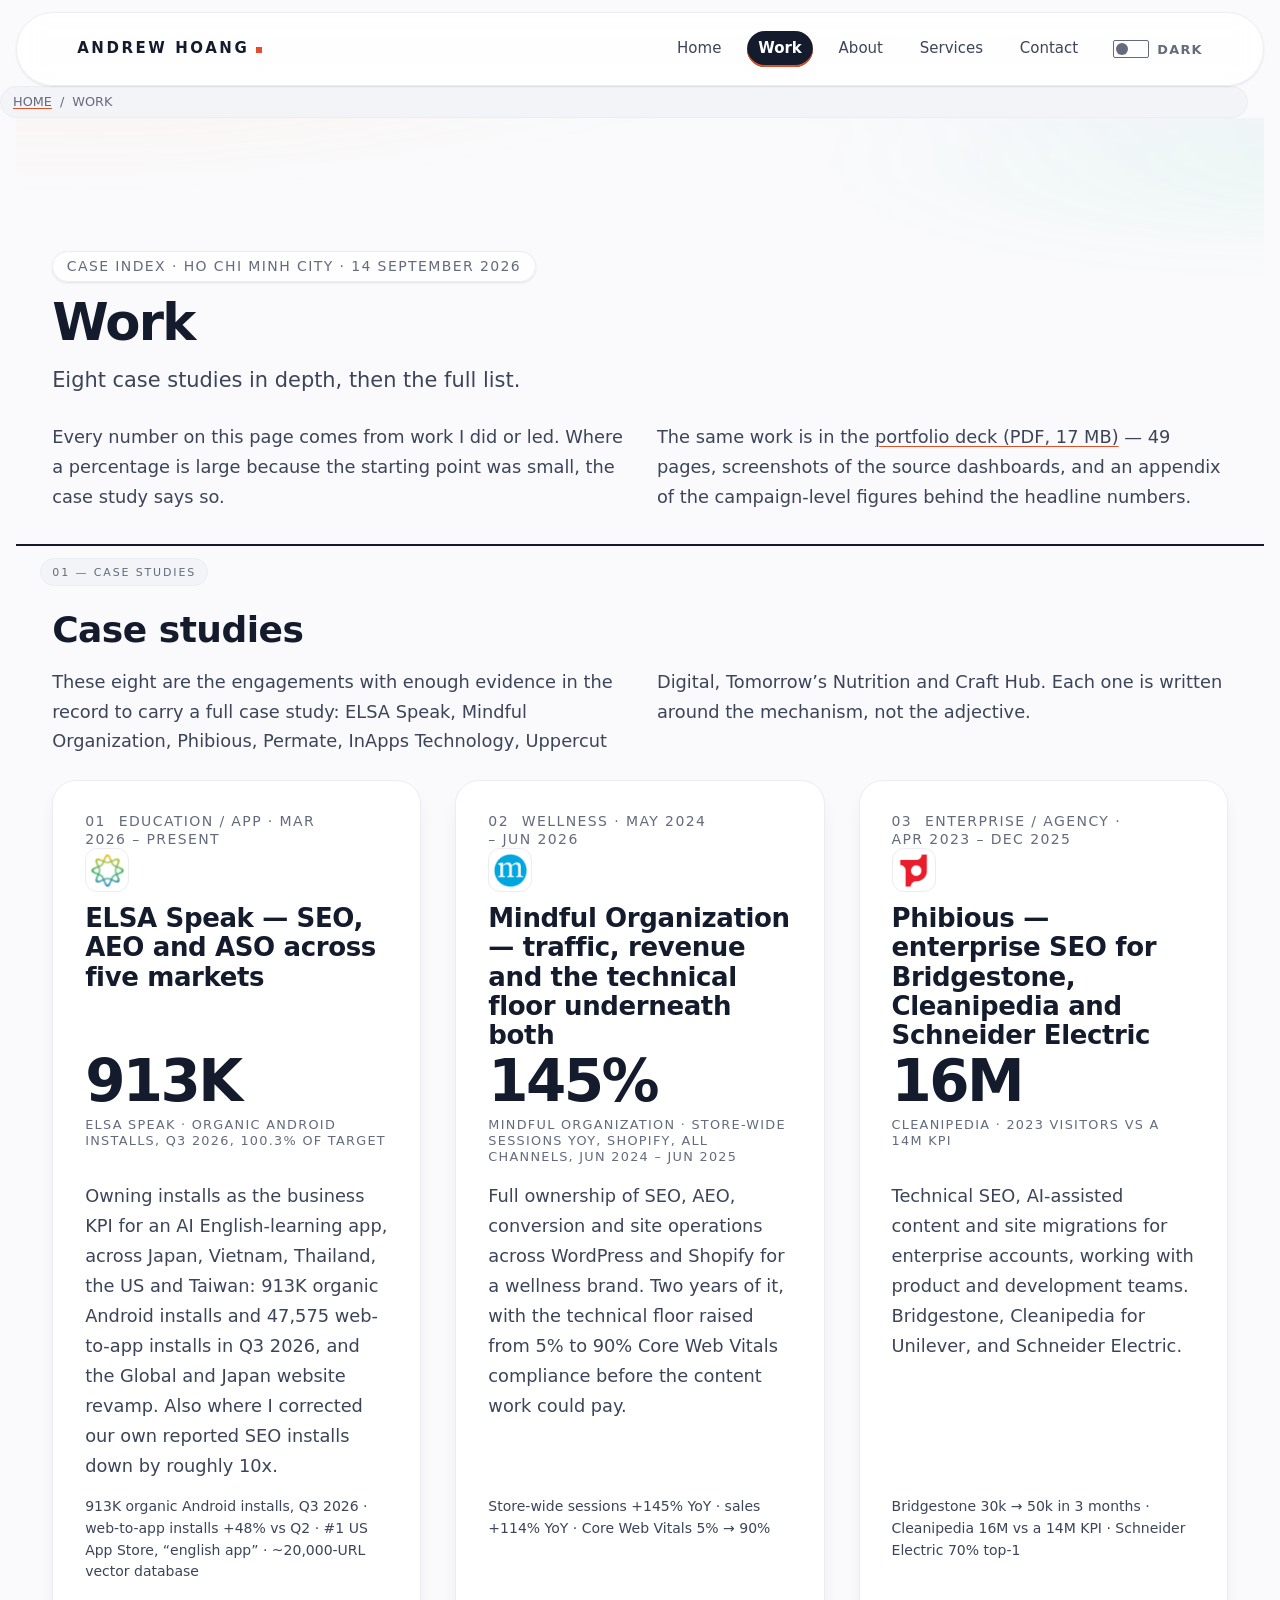
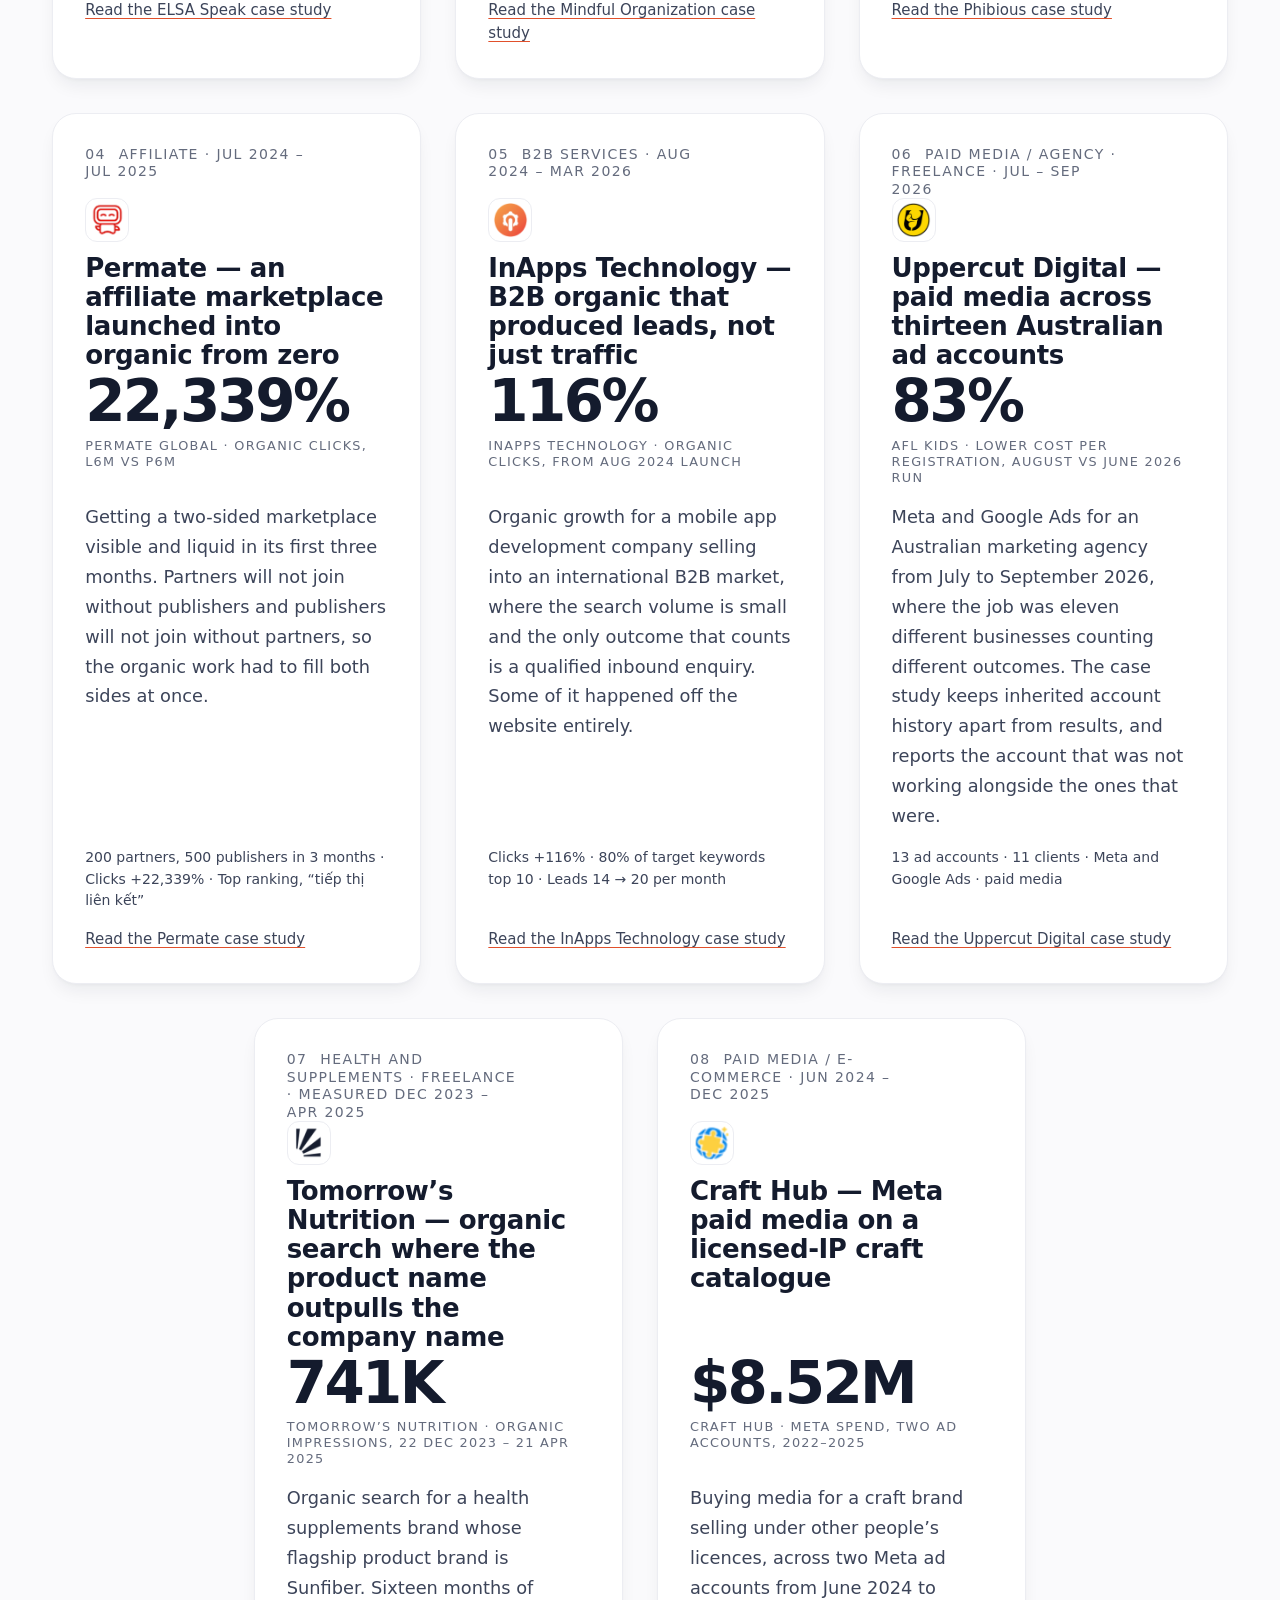
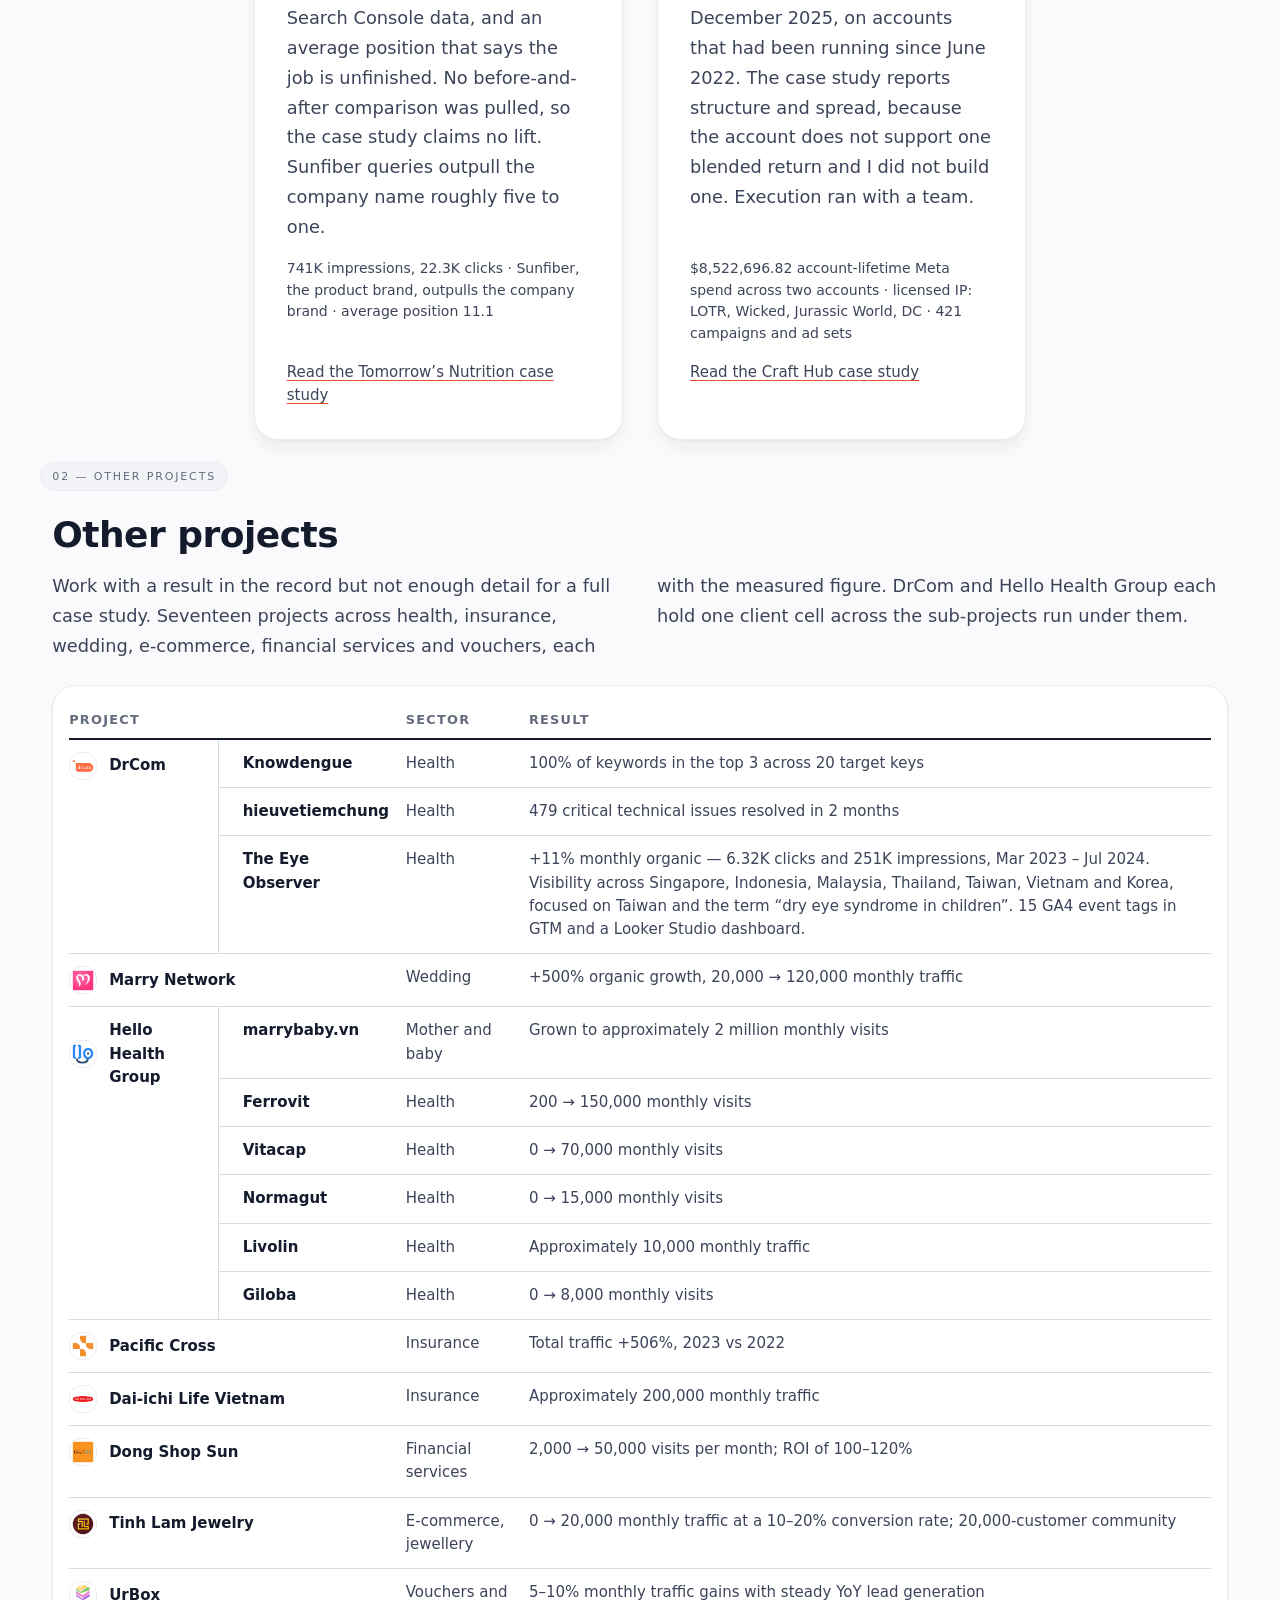
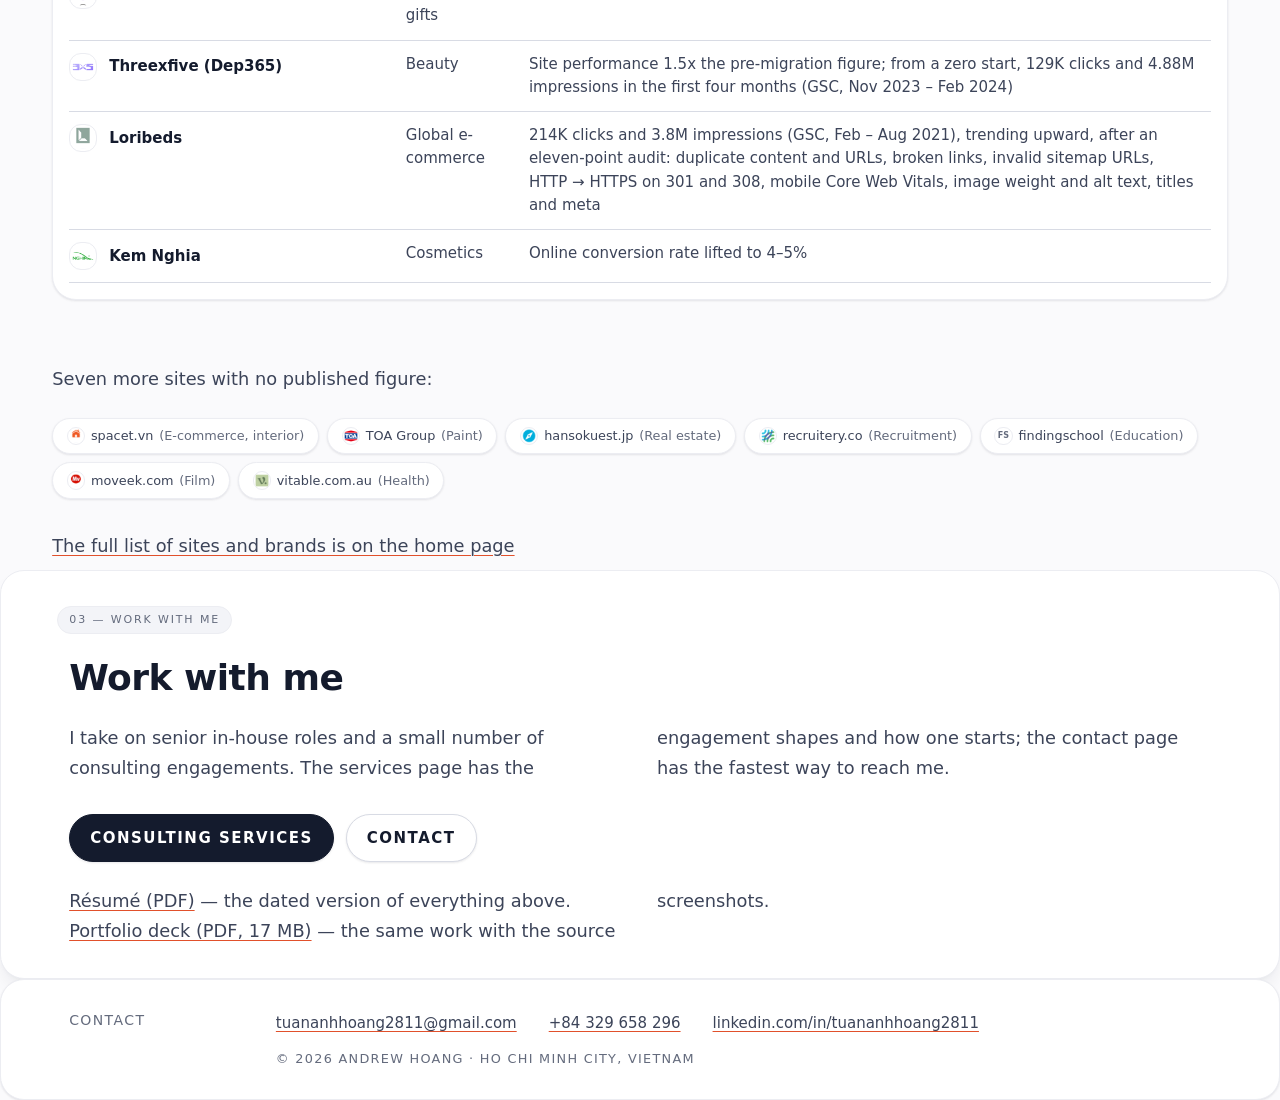
<file: work/index.html>
<!DOCTYPE html>
<html lang="en">
<head>
<meta charset="utf-8">
<meta name="viewport" content="width=device-width, initial-scale=1">

<!-- Theme, before first paint. Tiny, and it cannot throw: localStorage
     raises in private mode, so both the read and the parse sit in try/catch.
     The `js` class is set here too so the reveal transitions never paint
     content and then hide it; without JS the class is absent and every
     .reveal rule is inert. -->
<script>try{var t=localStorage.getItem("ah-theme");if(t==="dark"||t==="light")document.documentElement.setAttribute("data-theme",t)}catch(e){}document.documentElement.classList.add("js");</script>

<title>Work — Andrew Hoang</title>
<meta name="description" content="Eight case studies and a full results table. ELSA Speak, Mindful Organization, Phibious, Permate, InApps, Uppercut Digital, Tomorrow's Nutrition and Craft Hub.">
<meta name="author" content="Andrew Hoang">
<!-- STAGING: site is hidden from search engines. Run ./go-live.sh to reverse. -->
<meta name="robots" content="noindex, nofollow">
<meta name="theme-color" content="#FBFAF7" media="(prefers-color-scheme: light)">
<meta name="theme-color" content="#191712" media="(prefers-color-scheme: dark)">

<link rel="canonical" href="https://REPLACE-WITH-YOUR-DOMAIN/work/index.html">
<!-- Icons. The .ico answers /favicon.ico and Google's SERP, the SVG
     serves modern browsers at any density, the 192px PNG is the touch
     icon. Relative hrefs only: a leading "/" 404s on a project site. -->
<link rel="icon" href="../favicon.ico" sizes="48x48">
<link rel="icon" href="../icon.svg" type="image/svg+xml" sizes="any">
<link rel="apple-touch-icon" href="../icon-192.png">

<link rel="me" href="https://www.linkedin.com/in/tuananhhoang2811">

<meta property="og:type" content="website">
<meta property="og:site_name" content="Andrew Hoang">
<meta property="og:locale" content="en_US">
<meta property="og:title" content="Work — Andrew Hoang">
<meta property="og:description" content="Eight case studies and a full results table. ELSA Speak, Mindful Organization, Phibious, Permate, InApps, Uppercut Digital, Tomorrow's Nutrition and Craft Hub.">
<meta property="og:url" content="https://REPLACE-WITH-YOUR-DOMAIN/work/index.html">
<meta property="og:image" content="https://REPLACE-WITH-YOUR-DOMAIN/assets/img/andrew-hoang.png">
<meta property="og:image:type" content="image/png">
<meta property="og:image:width" content="800">
<meta property="og:image:height" content="800">
<meta property="og:image:alt" content="Portrait of Andrew Hoang, SEO, AEO and GEO specialist based in Ho Chi Minh City, Vietnam.">

<meta name="twitter:card" content="summary">
<meta name="twitter:title" content="Work — Andrew Hoang">
<meta name="twitter:description" content="Eight case studies and a full results table. ELSA Speak, Mindful Organization, Phibious, Permate, InApps, Uppercut Digital, Tomorrow's Nutrition and Craft Hub.">
<meta name="twitter:image" content="https://REPLACE-WITH-YOUR-DOMAIN/assets/img/andrew-hoang.png">
<meta name="twitter:image:alt" content="Portrait of Andrew Hoang, SEO, AEO and GEO specialist based in Ho Chi Minh City, Vietnam.">

<link rel="stylesheet" href="../assets/css/site.css">

<script type="application/ld+json">
{
  "@context": "https://schema.org",
  "@graph": [
    {
      "@type": "Person",
      "@id": "https://REPLACE-WITH-YOUR-DOMAIN/#person",
      "name": "Andrew Hoang",
      "alternateName": ["Hoang Tuan Anh", "Tuan Anh Hoang"],
      "givenName": "Tuan Anh",
      "familyName": "Hoang",
      "jobTitle": "Senior Manager, SEO & Organic Growth",
      "description": "Andrew Hoang is an SEO, AEO, GEO and ASO specialist based in Ho Chi Minh City, Vietnam, with nine years of experience driving organic growth for web and mobile app products.",
      "url": "https://REPLACE-WITH-YOUR-DOMAIN/",
      "mainEntityOfPage": { "@id": "https://REPLACE-WITH-YOUR-DOMAIN/#webpage" },
      "image": { "@id": "https://REPLACE-WITH-YOUR-DOMAIN/#headshot" },
      "email": "mailto:tuananhhoang2811@gmail.com",
      "telephone": "+84329658296",
      "address": {
        "@type": "PostalAddress",
        "addressLocality": "Ho Chi Minh City",
        "addressCountry": "VN"
      },
      "workLocation": {
        "@type": "Place",
        "address": {
          "@type": "PostalAddress",
          "addressLocality": "Ho Chi Minh City",
          "addressCountry": "VN"
        }
      },
      "sameAs": [
        "https://www.linkedin.com/in/tuananhhoang2811"
      ],
      "knowsAbout": [
        "Answer Engine Optimization (AEO)",
        "Generative Engine Optimization (GEO)",
        "Search Engine Optimization",
        "Technical SEO",
        "App Store Optimization (ASO)",
        "Schema and structured data",
        "RAG pipelines",
        "Vector embeddings and semantic search",
        "Query fan-out coverage",
        "Topic clustering",
        "LLM content optimization",
        "AI citation and share-of-voice tracking",
        "Core Web Vitals",
        "Keyword and SERP strategy",
        "Site migrations",
        "International and multi-market SEO",
        "Google Analytics 4",
        "Google Search Console",
        "AppsFlyer web-to-app attribution",
        "BigQuery",
        "Looker Studio",
        "Google Tag Manager",
        "Google Ads (MCC and multi-account management)",
        "Meta Ads (Advantage+ Shopping, dynamic product ads, CBO and ABO)",
        "TikTok Ads",
        "Zalo Ads",
        "Value-based bidding",
        "Budget pacing and run-rate forecasting",
        "Python",
        "SQL"
      ],
      "hasOccupation": { "@id": "https://REPLACE-WITH-YOUR-DOMAIN/#occupation" },
      "alumniOf": { "@id": "https://REPLACE-WITH-YOUR-DOMAIN/#org-hcmc-open-university" },
      "worksFor": [
        {
          "@type": "OrganizationRole",
          "roleName": "Senior Manager, SEO & Organic Growth",
          "startDate": "2026-03",
          "worksFor": { "@id": "https://REPLACE-WITH-YOUR-DOMAIN/#org-elsa-speak" }
        },
        {
          "@type": "OrganizationRole",
          "roleName": "SEO Lead & Email Marketing Specialist",
          "startDate": "2025-09",
          "worksFor": { "@id": "https://REPLACE-WITH-YOUR-DOMAIN/#org-lumetest" }
        },
        {
          "@type": "OrganizationRole",
          "roleName": "SEO Consultant",
          "startDate": "2026-08",
          "worksFor": { "@type": "Organization", "name": "Concentrix" }
        }
      ],
      "hasCredential": [
        {
          "@type": "EducationalOccupationalCredential",
          "name": "Technical SEO & SEO Manager",
          "credentialCategory": "certificate",
          "recognizedBy": { "@type": "Organization", "name": "Blue Array" }
        },
        {
          "@type": "EducationalOccupationalCredential",
          "name": "Google Ads Search",
          "credentialCategory": "certificate",
          "recognizedBy": { "@type": "Organization", "name": "Google" }
        },
        {
          "@type": "EducationalOccupationalCredential",
          "name": "Digital Marketing",
          "credentialCategory": "certificate",
          "recognizedBy": { "@type": "Organization", "name": "HubSpot" }
        },
        {
          "@type": "EducationalOccupationalCredential",
          "name": "Data Analysis Masterclass",
          "credentialCategory": "certificate",
          "recognizedBy": { "@type": "Organization", "name": "Udemy" }
        },
        {
          "@type": "EducationalOccupationalCredential",
          "name": "Data Science",
          "credentialCategory": "certificate",
          "recognizedBy": { "@type": "Organization", "name": "DataCamp" }
        }
      ]
    },
    {
      "@type": "Occupation",
      "@id": "https://REPLACE-WITH-YOUR-DOMAIN/#occupation",
      "name": "SEO, AEO and GEO Specialist",
      "occupationalCategory": {
        "@type": "CategoryCode",
        "codeValue": "13-1161.01",
        "name": "Search Marketing Strategists",
        "inCodeSet": {
          "@type": "CategoryCodeSet",
          "name": "O*NET-SOC",
          "url": "https://www.onetonline.org/"
        }
      },
      "skills": "Technical SEO, Answer Engine Optimization, Generative Engine Optimization, App Store Optimization, schema and structured data, RAG pipelines, vector embeddings, GA4, Google Search Console, AppsFlyer, BigQuery, Google Ads, Meta Ads, TikTok Ads, Zalo Ads, value-based bidding, budget pacing and forecasting, Python, SQL",
      "responsibilities": "Owning SEO, AEO and ASO strategy across multiple markets with app installs and organic revenue as core KPIs."
    },
    {
      "@type": "ImageObject",
      "@id": "https://REPLACE-WITH-YOUR-DOMAIN/#headshot",
      "url": "https://REPLACE-WITH-YOUR-DOMAIN/assets/img/andrew-hoang.png",
      "contentUrl": "https://REPLACE-WITH-YOUR-DOMAIN/assets/img/andrew-hoang.png",
      "width": 800,
      "height": 800,
      "caption": "Andrew Hoang, SEO, AEO and GEO specialist based in Ho Chi Minh City, Vietnam"
    },
    {
      "@type": "WebSite",
      "@id": "https://REPLACE-WITH-YOUR-DOMAIN/#website",
      "url": "https://REPLACE-WITH-YOUR-DOMAIN/",
      "name": "Andrew Hoang",
      "alternateName": "Andrew Hoang — SEO, AEO & GEO",
      "description": "Portfolio, case studies and resume of Andrew Hoang, an SEO, AEO, GEO and ASO specialist in Ho Chi Minh City, Vietnam.",
      "inLanguage": "en",
      "publisher": { "@id": "https://REPLACE-WITH-YOUR-DOMAIN/#person" },
      "author": { "@id": "https://REPLACE-WITH-YOUR-DOMAIN/#person" },
      "copyrightHolder": { "@id": "https://REPLACE-WITH-YOUR-DOMAIN/#person" },
      "copyrightYear": 2026
    },
    {
      "@type": "Organization",
      "@id": "https://REPLACE-WITH-YOUR-DOMAIN/#org-elsa-speak",
      "name": "ELSA Speak"
    },
    {
      "@type": "Organization",
      "@id": "https://REPLACE-WITH-YOUR-DOMAIN/#org-uppercut",
      "name": "Uppercut Digital",
      "address": { "@type": "PostalAddress", "addressCountry": "AU" }
    },
    {
      "@type": "Organization",
      "@id": "https://REPLACE-WITH-YOUR-DOMAIN/#org-lumetest",
      "name": "LUMEtest",
      "alternateName": "Lume"
    },
    {
      "@type": "Organization",
      "@id": "https://REPLACE-WITH-YOUR-DOMAIN/#org-pte-magic",
      "name": "PTE Magic"
    },
    {
      "@type": "Organization",
      "@id": "https://REPLACE-WITH-YOUR-DOMAIN/#org-mindful-organization",
      "name": "Mindful Organization"
    },
    {
      "@type": "Organization",
      "@id": "https://REPLACE-WITH-YOUR-DOMAIN/#org-phibious",
      "name": "Phibious"
    },
    {
      "@type": "Organization",
      "@id": "https://REPLACE-WITH-YOUR-DOMAIN/#org-hellobacsi",
      "name": "Hello Health Group",
      "alternateName": "Hellobacsi",
      "url": "https://hellobacsi.com/"
    },
    {
      "@type": "CollegeOrUniversity",
      "@id": "https://REPLACE-WITH-YOUR-DOMAIN/#org-hcmc-open-university",
      "name": "Ho Chi Minh City Open University"
    },
    {
      "@type": "CollectionPage",
      "@id": "https://REPLACE-WITH-YOUR-DOMAIN/work/index.html#webpage",
      "url": "https://REPLACE-WITH-YOUR-DOMAIN/work/index.html",
      "name": "SEO & AEO Case Studies | Andrew Hoang",
      "description": "Case studies from Andrew Hoang's SEO, AEO and ASO work: 913K organic Android installs and 47,575 web-to-app installs in Q3 2026 at ELSA Speak, Core Web Vitals from 5% to 90% of pages at Mindful Organization, and more.",
      "isPartOf": { "@id": "https://REPLACE-WITH-YOUR-DOMAIN/#website" },
      "about": { "@id": "https://REPLACE-WITH-YOUR-DOMAIN/#person" },
      "author": { "@id": "https://REPLACE-WITH-YOUR-DOMAIN/#person" },
      "mainEntity": { "@id": "https://REPLACE-WITH-YOUR-DOMAIN/work/index.html#caselist" },
      "breadcrumb": { "@id": "https://REPLACE-WITH-YOUR-DOMAIN/work/index.html#breadcrumb" },
      "inLanguage": "en",
      "dateCreated": "2026-09-13",
      "datePublished": "2026-09-13",
      "dateModified": "2026-10-28"
    },
    {
      "@type": "ItemList",
      "@id": "https://REPLACE-WITH-YOUR-DOMAIN/work/index.html#caselist",
      "name": "SEO, AEO and ASO case studies by Andrew Hoang",
      "itemListOrder": "https://schema.org/ItemListOrderDescending",
      "numberOfItems": 8,
      "itemListElement": [
        { "@type": "ListItem", "position": 1, "url": "https://REPLACE-WITH-YOUR-DOMAIN/work/elsa-speak.html", "name": "ELSA Speak: organic growth, a website revamp and a 10x attribution correction" },
        { "@type": "ListItem", "position": 2, "url": "https://REPLACE-WITH-YOUR-DOMAIN/work/mindful-organization.html", "name": "Mindful Organization: Core Web Vitals 5% to 90% and the growth around it" },
        { "@type": "ListItem", "position": 3, "url": "https://REPLACE-WITH-YOUR-DOMAIN/work/phibious-enterprise-seo.html", "name": "Phibious: enterprise SEO and migrations" },
        { "@type": "ListItem", "position": 4, "url": "https://REPLACE-WITH-YOUR-DOMAIN/work/permate.html", "name": "Permate: 22,339% organic traffic growth" },
        { "@type": "ListItem", "position": 5, "url": "https://REPLACE-WITH-YOUR-DOMAIN/work/inapps-technology.html", "name": "InApps Technology: 116% organic growth" },
        { "@type": "ListItem", "position": 6, "url": "https://REPLACE-WITH-YOUR-DOMAIN/work/uppercut-digital.html", "name": "Uppercut Digital: thirteen Australian ad accounts in one quarter" },
        { "@type": "ListItem", "position": 7, "url": "https://REPLACE-WITH-YOUR-DOMAIN/work/tomorrow-nutrition.html", "name": "Tomorrow's Nutrition: 741,000 organic impressions at average position 11.1" },
        { "@type": "ListItem", "position": 8, "url": "https://REPLACE-WITH-YOUR-DOMAIN/work/craft-hub.html", "name": "Craft Hub: $8,522,696.82 of Meta spend across two accounts" }
      ]
    },
    {
      "@type": "BreadcrumbList",
      "@id": "https://REPLACE-WITH-YOUR-DOMAIN/work/index.html#breadcrumb",
      "itemListElement": [
        { "@type": "ListItem", "position": 1, "name": "Home", "item": "https://REPLACE-WITH-YOUR-DOMAIN/" },
        { "@type": "ListItem", "position": 2, "name": "Work" }
      ]
    }
  ]
}
</script>
</head>
<body>

<a class="c-skip" href="#main">Skip to main content</a>

<!-- ============================================================
     SITE HEADER — folio strip + masthead. Replicated verbatim on
     every page; only aria-current and the ../ depth change.
     Not sticky, by design. The nav wraps; there is no hamburger.
     ============================================================ -->
<header class="c-head">
  <div class="shell">
    <p class="c-head__folio">
      <span>Ho Chi Minh City, Vietnam · UTC+7</span>
      <span>SEO · AEO / GEO · ASO</span>
    </p>
    <div class="c-head__bar">
      <a class="c-head__mark" href="../index.html">Andrew Hoang</a>
      <nav class="c-nav" aria-label="Primary">
        <ul class="c-nav__list">
          <li><a href="../index.html">Home</a></li>
          <li><a href="index.html" aria-current="page">Work</a></li>
          <li><a href="../about.html">About</a></li>
          <li><a href="../services.html">Services</a></li>
          <li><a href="../contact.html">Contact</a></li>
        </ul>
      </nav>
      <button class="c-theme" type="button" aria-pressed="false" aria-label="Switch to dark theme">
        <span class="c-theme__track" aria-hidden="true"><span class="c-theme__knob"></span></span>
        <span class="c-theme__text" aria-hidden="true">Dark</span>
      </button>
    </div>
  </div>
</header>

<main id="main" tabindex="-1">

  <nav class="c-crumbs shell" aria-label="Breadcrumb">
    <ol>
      <li><a href="../index.html">Home</a></li>
      <li aria-current="page">Work</li>
    </ol>
  </nav>

  <!-- ==========================================================
       HERO — h1 + dek. No portrait plate on a subpage.
       ========================================================== -->
  <header class="c-case-hero shell">
    <p class="dateline">Case index · Ho Chi Minh City · 14 September 2026</p>
    <h1>Work</h1>
    <p class="dek">Eight case studies in depth, then the full list.</p>
    <p class="prose u-mt-md">Every number on this page comes from work I did or led. Where a percentage is large because the starting point was small, the case study says so.</p>
    <p class="prose u-mt-md">The same work is in the <a href="../assets/andrew-hoang-portfolio.pdf">portfolio deck (PDF, 17&nbsp;MB)</a> &mdash; 49 pages, screenshots of the source dashboards, and an appendix of the campaign-level figures behind the headline numbers.</p>
  </header>

  <!-- ==========================================================
       01 — CASE STUDIES  ·  eight case notes, three metrics each
       ========================================================== -->
  <section class="section" id="cases" aria-labelledby="cases-h">
    <div class="shell">
      <div class="section__open">
      <div class="section__rule"></div>
      <p class="section__folio">01 — Case studies</p>
      <h2 id="cases-h" class="section__head">Case studies</h2>
      </div>
      <p class="prose u-mt-sm">These eight are the engagements with enough evidence in the record to carry a full case study: ELSA Speak, Mindful Organization, Phibious, Permate, InApps Technology, Uppercut Digital, Tomorrow&rsquo;s Nutrition and Craft Hub. Each one is written around the mechanism, not the adjective.</p>

      <ul class="c-notes">

        <li class="c-note reveal" style="--i:0">
          <article class="row">
            <p class="row__rail"><span class="c-note__idx">01</span> Education / App · Mar 2026 – Present</p>
            <div>
              <h3 class="c-note__client" id="case-elsa"><span class="c-markrow"><span class="c-mark c-mark--img" aria-hidden="true"><img src="../assets/img/clients/elsa-speak.png" width="160" height="160" alt="" loading="lazy" decoding="async"></span><span>ELSA Speak — SEO, AEO and ASO across five markets</span></span></h3>
              <p class="figure">913K</p>
              <p class="source">ELSA Speak · organic Android installs, Q3 2026, 100.3% of target</p>
              <p class="prose">Owning installs as the business KPI for an AI English-learning app, across Japan, Vietnam, Thailand, the US and Taiwan: 913K organic Android installs and 47,575 web-to-app installs in Q3 2026, and the Global and Japan website revamp. Also where I corrected our own reported SEO installs down by roughly 10x.</p>
              <p class="c-tags u-mt-sm">913K organic Android installs, Q3 2026 · web-to-app installs +48% vs Q2 · #1 US App Store, &ldquo;english app&rdquo; · ~20,000-URL vector database</p>
              <p class="c-note__more"><a href="elsa-speak.html">Read the ELSA Speak case study</a></p>
            </div>
          </article>
        </li>

        <li class="c-note reveal" style="--i:1">
          <article class="row">
            <p class="row__rail"><span class="c-note__idx">02</span> Wellness · May 2024 – Jun 2026</p>
            <div>
              <h3 class="c-note__client" id="case-mindful"><span class="c-markrow"><span class="c-mark c-mark--img" aria-hidden="true"><img src="../assets/img/clients/mindful-organization.png" width="160" height="160" alt="" loading="lazy" decoding="async"></span><span>Mindful Organization — traffic, revenue and the technical floor underneath both</span></span></h3>
              <p class="figure figure--long">145%</p>
              <p class="source">Mindful Organization · store-wide sessions YoY, Shopify, all channels, Jun 2024 – Jun 2025</p>
              <p class="prose">Full ownership of SEO, AEO, conversion and site operations across WordPress and Shopify for a wellness brand. Two years of it, with the technical floor raised from 5% to 90% Core Web Vitals compliance before the content work could pay.</p>
              <p class="c-tags u-mt-sm">Store-wide sessions +145% YoY · sales +114% YoY · Core Web Vitals 5% &rarr; 90%</p>
              <p class="c-note__more"><a href="mindful-organization.html">Read the Mindful Organization case study</a></p>
            </div>
          </article>
        </li>

        <li class="c-note reveal" style="--i:2">
          <article class="row">
            <p class="row__rail"><span class="c-note__idx">03</span> Enterprise / Agency · Apr 2023 – Dec 2025</p>
            <div>
              <h3 class="c-note__client" id="case-phibious"><span class="c-markrow"><span class="c-mark c-mark--img" aria-hidden="true"><img src="../assets/img/clients/phibious.png" width="160" height="160" alt="" loading="lazy" decoding="async"></span><span>Phibious — enterprise SEO for Bridgestone, Cleanipedia and Schneider Electric</span></span></h3>
              <p class="figure">16M</p>
              <p class="source">Cleanipedia · 2023 visitors vs a 14M KPI</p>
              <p class="prose">Technical SEO, AI-assisted content and site migrations for enterprise accounts, working with product and development teams. Bridgestone, Cleanipedia for Unilever, and Schneider Electric.</p>
              <p class="c-tags u-mt-sm">Bridgestone 30k &rarr; 50k in 3 months · Cleanipedia 16M vs a 14M KPI · Schneider Electric 70% top-1</p>
              <p class="c-note__more"><a href="phibious-enterprise-seo.html">Read the Phibious case study</a></p>
            </div>
          </article>
        </li>

        <li class="c-note reveal" style="--i:3">
          <article class="row">
            <p class="row__rail"><span class="c-note__idx">04</span> Affiliate · Jul 2024 – Jul 2025</p>
            <div>
              <h3 class="c-note__client" id="case-permate"><span class="c-markrow"><span class="c-mark c-mark--img" aria-hidden="true"><img src="../assets/img/clients/permate.png" width="160" height="160" alt="" loading="lazy" decoding="async"></span><span>Permate — an affiliate marketplace launched into organic from zero</span></span></h3>
              <p class="figure figure--xlong">22,339%</p>
              <p class="source">Permate Global · organic clicks, L6M vs P6M</p>
              <p class="prose">Getting a two-sided marketplace visible and liquid in its first three months. Partners will not join without publishers and publishers will not join without partners, so the organic work had to fill both sides at once.</p>
              <p class="c-tags u-mt-sm">200 partners, 500 publishers in 3 months · Clicks +22,339% · Top ranking, &ldquo;<span lang="vi">tiếp thị liên kết</span>&rdquo;</p>
              <p class="c-note__more"><a href="permate.html">Read the Permate case study</a></p>
            </div>
          </article>
        </li>

        <li class="c-note reveal" style="--i:4">
          <article class="row">
            <p class="row__rail"><span class="c-note__idx">05</span> B2B Services · Aug 2024 – Mar 2026</p>
            <div>
              <h3 class="c-note__client" id="case-inapps"><span class="c-markrow"><span class="c-mark c-mark--img" aria-hidden="true"><img src="../assets/img/clients/inapps-technology.png" width="160" height="160" alt="" loading="lazy" decoding="async"></span><span>InApps Technology — B2B organic that produced leads, not just traffic</span></span></h3>
              <p class="figure figure--long">116%</p>
              <p class="source">InApps Technology · organic clicks, from Aug 2024 launch</p>
              <p class="prose">Organic growth for a mobile app development company selling into an international B2B market, where the search volume is small and the only outcome that counts is a qualified inbound enquiry. Some of it happened off the website entirely.</p>
              <p class="c-tags u-mt-sm">Clicks +116% · 80% of target keywords top 10 · Leads 14 &rarr; 20 per month</p>
              <p class="c-note__more"><a href="inapps-technology.html">Read the InApps Technology case study</a></p>
            </div>
          </article>
        </li>

        <li class="c-note reveal" style="--i:5">
          <article class="row">
            <p class="row__rail"><span class="c-note__idx">06</span> Paid media / Agency · Freelance · Jul – Sep 2026</p>
            <div>
              <h3 class="c-note__client" id="case-uppercut"><span class="c-markrow"><span class="c-mark c-mark--img" aria-hidden="true"><img src="../assets/img/clients/uppercut-digital.png" width="160" height="160" alt="" loading="lazy" decoding="async"></span><span>Uppercut Digital — paid media across thirteen Australian ad accounts</span></span></h3>
              <p class="figure">83%</p>
              <p class="source">AFL Kids · lower cost per registration, August vs June 2026 run</p>
              <p class="prose">Meta and Google Ads for an Australian marketing agency from July to September 2026, where the job was eleven different businesses counting different outcomes. The case study keeps inherited account history apart from results, and reports the account that was not working alongside the ones that were.</p>
              <p class="c-tags u-mt-sm">13 ad accounts · 11 clients · Meta and Google Ads · paid media</p>
              <p class="c-note__more"><a href="uppercut-digital.html">Read the Uppercut Digital case study</a></p>
            </div>
          </article>
        </li>

        <li class="c-note reveal" style="--i:6">
          <article class="row">
            <p class="row__rail"><span class="c-note__idx">07</span> Health and supplements · Freelance · measured Dec 2023 – Apr 2025</p>
            <div>
              <h3 class="c-note__client" id="case-tomorrow-nutrition"><span class="c-markrow"><span class="c-mark c-mark--img" aria-hidden="true"><img src="../assets/img/clients/tomorrow-nutrition.png" width="160" height="160" alt="" loading="lazy" decoding="async"></span><span>Tomorrow&rsquo;s Nutrition — organic search where the product name outpulls the company name</span></span></h3>
              <p class="figure figure--long">741K</p>
              <p class="source">Tomorrow&rsquo;s Nutrition · organic impressions, 22 Dec 2023 – 21 Apr 2025</p>
              <p class="prose">Organic search for a health supplements brand whose flagship product brand is Sunfiber. Sixteen months of Search Console data, and an average position that says the job is unfinished. No before-and-after comparison was pulled, so the case study claims no lift. Sunfiber queries outpull the company name roughly five to one.</p>
              <p class="c-tags u-mt-sm">741K impressions, 22.3K clicks · Sunfiber, the product brand, outpulls the company brand · average position 11.1</p>
              <p class="c-note__more"><a href="tomorrow-nutrition.html">Read the Tomorrow&rsquo;s Nutrition case study</a></p>
            </div>
          </article>
        </li>

        <li class="c-note reveal" style="--i:7">
          <article class="row">
            <p class="row__rail"><span class="c-note__idx">08</span> Paid media / E-commerce · Jun 2024 – Dec 2025</p>
            <div>
              <h3 class="c-note__client" id="case-craft-hub"><span class="c-markrow"><span class="c-mark c-mark--img" aria-hidden="true"><img src="../assets/img/clients/craft-hub.png" width="160" height="160" alt="" loading="lazy" decoding="async"></span><span>Craft Hub — Meta paid media on a licensed-IP craft catalogue</span></span></h3>
              <p class="figure figure--xlong">$8.52M</p>
              <p class="source">Craft Hub · Meta spend, two ad accounts, 2022–2025</p>
              <p class="prose">Buying media for a craft brand selling under other people&rsquo;s licences, across two Meta ad accounts from June 2024 to December 2025, on accounts that had been running since June 2022. The case study reports structure and spread, because the account does not support one blended return and I did not build one. Execution ran with a team.</p>
              <p class="c-tags u-mt-sm">$8,522,696.82 account-lifetime Meta spend across two accounts · licensed IP: LOTR, Wicked, Jurassic World, DC · 421 campaigns and ad sets</p>
              <p class="c-note__more"><a href="craft-hub.html">Read the Craft Hub case study</a></p>
            </div>
          </article>
        </li>

      </ul>
    </div>
  </section>

  <!-- ==========================================================
       02 — OTHER PROJECTS  ·  17-row table and roster
       ========================================================== -->
  <section class="section" id="other" aria-labelledby="other-h">
    <div class="shell">
      <div class="section__open">
      <div class="section__rule"></div>
      <p class="section__folio">02 — Other projects</p>
      <h2 id="other-h" class="section__head">Other projects</h2>
      </div>
      <p class="prose u-mt-sm">Work with a result in the record but not enough detail for a full case study. Seventeen projects across health, insurance, wedding, e-commerce, financial services and vouchers, each with the measured figure. DrCom and Hello Health Group each hold one client cell across the sub-projects run under them.</p>

      <!-- The 17-row register. Same markup at every width; below 48rem it
           reflows to stacked records, so nothing scrolls sideways at 320px.
           The explicit ARIA roles are what keep it a table in the a11y tree
           once display changes. -->
      <div class="c-table-wrap" tabindex="0" role="region" aria-label="Selected projects and measured results">
        <table class="c-table" role="table" aria-label="Selected projects and measured results">
          <thead role="rowgroup">
            <tr role="row">
              <th role="columnheader" scope="col" colspan="2">Project</th>
              <th role="columnheader" scope="col">Sector</th>
              <th role="columnheader" scope="col">Result</th>
            </tr>
          </thead>
          <tbody role="rowgroup">

            <tr role="row">
              <th role="rowheader" scope="rowgroup" rowspan="3" class="c-rowspan"><span class="c-markrow"><span class="c-mark c-mark--sm c-mark--img" aria-hidden="true"><img src="../assets/img/clients/drcom.png" width="160" height="160" alt="" loading="lazy" decoding="async"></span><span>DrCom</span></span></th>
              <th role="rowheader" scope="row" class="c-subrow">Knowdengue</th>
              <td role="cell"><span class="c-table__lab" aria-hidden="true">Sector</span><span class="c-table__val">Health</span></td>
              <td role="cell"><span class="c-table__lab" aria-hidden="true">Result</span><span class="c-table__val">100% of keywords in the top 3 across 20 target keys</span></td>
            </tr>

            <tr role="row">
              <th role="rowheader" scope="row" class="c-subrow">hieuvetiemchung</th>
              <td role="cell"><span class="c-table__lab" aria-hidden="true">Sector</span><span class="c-table__val">Health</span></td>
              <td role="cell"><span class="c-table__lab" aria-hidden="true">Result</span><span class="c-table__val">479 critical technical issues resolved in 2 months</span></td>
            </tr>

            <tr role="row">
              <th role="rowheader" scope="row" class="c-subrow">The Eye Observer</th>
              <td role="cell"><span class="c-table__lab" aria-hidden="true">Sector</span><span class="c-table__val">Health</span></td>
              <td role="cell"><span class="c-table__lab" aria-hidden="true">Result</span><span class="c-table__val">+11% monthly organic &mdash; 6.32K clicks and 251K impressions, Mar 2023 &ndash; Jul 2024. Visibility across Singapore, Indonesia, Malaysia, Thailand, Taiwan, Vietnam and Korea, focused on Taiwan and the term &ldquo;dry eye syndrome in children&rdquo;. 15 GA4 event tags in GTM and a Looker Studio dashboard.</span></td>
            </tr>

            <tr role="row">
              <th role="rowheader" scope="row" colspan="2"><span class="c-markrow"><span class="c-mark c-mark--sm c-mark--img" aria-hidden="true"><img src="../assets/img/clients/marry.png" width="160" height="160" alt="" loading="lazy" decoding="async"></span><span>Marry Network</span></span></th>
              <td role="cell"><span class="c-table__lab" aria-hidden="true">Sector</span><span class="c-table__val">Wedding</span></td>
              <td role="cell"><span class="c-table__lab" aria-hidden="true">Result</span><span class="c-table__val">+500% organic growth, 20,000 &rarr; 120,000 monthly traffic</span></td>
            </tr>

            <tr role="row">
              <th role="rowheader" scope="rowgroup" rowspan="6" class="c-rowspan"><span class="c-markrow"><span class="c-mark c-mark--sm c-mark--img" aria-hidden="true"><img src="../assets/img/clients/hellobacsi.png" width="160" height="160" alt="" loading="lazy" decoding="async"></span><span>Hello Health Group</span></span></th>
              <th role="rowheader" scope="row" class="c-subrow">marrybaby.vn</th>
              <td role="cell"><span class="c-table__lab" aria-hidden="true">Sector</span><span class="c-table__val">Mother and baby</span></td>
              <td role="cell"><span class="c-table__lab" aria-hidden="true">Result</span><span class="c-table__val">Grown to approximately 2 million monthly visits</span></td>
            </tr>

            <tr role="row">
              <th role="rowheader" scope="row" class="c-subrow">Ferrovit</th>
              <td role="cell"><span class="c-table__lab" aria-hidden="true">Sector</span><span class="c-table__val">Health</span></td>
              <td role="cell"><span class="c-table__lab" aria-hidden="true">Result</span><span class="c-table__val">200 &rarr; 150,000 monthly visits</span></td>
            </tr>

            <tr role="row">
              <th role="rowheader" scope="row" class="c-subrow">Vitacap</th>
              <td role="cell"><span class="c-table__lab" aria-hidden="true">Sector</span><span class="c-table__val">Health</span></td>
              <td role="cell"><span class="c-table__lab" aria-hidden="true">Result</span><span class="c-table__val">0 &rarr; 70,000 monthly visits</span></td>
            </tr>

            <tr role="row">
              <th role="rowheader" scope="row" class="c-subrow">Normagut</th>
              <td role="cell"><span class="c-table__lab" aria-hidden="true">Sector</span><span class="c-table__val">Health</span></td>
              <td role="cell"><span class="c-table__lab" aria-hidden="true">Result</span><span class="c-table__val">0 &rarr; 15,000 monthly visits</span></td>
            </tr>

            <tr role="row">
              <th role="rowheader" scope="row" class="c-subrow">Livolin</th>
              <td role="cell"><span class="c-table__lab" aria-hidden="true">Sector</span><span class="c-table__val">Health</span></td>
              <td role="cell"><span class="c-table__lab" aria-hidden="true">Result</span><span class="c-table__val">Approximately 10,000 monthly traffic</span></td>
            </tr>

            <tr role="row">
              <th role="rowheader" scope="row" class="c-subrow">Giloba</th>
              <td role="cell"><span class="c-table__lab" aria-hidden="true">Sector</span><span class="c-table__val">Health</span></td>
              <td role="cell"><span class="c-table__lab" aria-hidden="true">Result</span><span class="c-table__val">0 &rarr; 8,000 monthly visits</span></td>
            </tr>

            <tr role="row">
              <th role="rowheader" scope="row" colspan="2"><span class="c-markrow"><span class="c-mark c-mark--sm c-mark--img" aria-hidden="true"><img src="../assets/img/clients/pacific-cross.png" width="160" height="160" alt="" loading="lazy" decoding="async"></span><span>Pacific Cross</span></span></th>
              <td role="cell"><span class="c-table__lab" aria-hidden="true">Sector</span><span class="c-table__val">Insurance</span></td>
              <td role="cell"><span class="c-table__lab" aria-hidden="true">Result</span><span class="c-table__val">Total traffic +506%, 2023 vs 2022</span></td>
            </tr>

            <tr role="row">
              <th role="rowheader" scope="row" colspan="2"><span class="c-markrow"><span class="c-mark c-mark--sm c-mark--img" aria-hidden="true"><img src="../assets/img/clients/dai-ichi-life.png" width="160" height="160" alt="" loading="lazy" decoding="async"></span><span>Dai-ichi Life Vietnam</span></span></th>
              <td role="cell"><span class="c-table__lab" aria-hidden="true">Sector</span><span class="c-table__val">Insurance</span></td>
              <td role="cell"><span class="c-table__lab" aria-hidden="true">Result</span><span class="c-table__val">Approximately 200,000 monthly traffic</span></td>
            </tr>

            <tr role="row">
              <th role="rowheader" scope="row" colspan="2"><span class="c-markrow"><span class="c-mark c-mark--sm c-mark--img" aria-hidden="true"><img src="../assets/img/clients/dong-shop-sun.png" width="160" height="160" alt="" loading="lazy" decoding="async"></span><span>Dong Shop Sun</span></span></th>
              <td role="cell"><span class="c-table__lab" aria-hidden="true">Sector</span><span class="c-table__val">Financial services</span></td>
              <td role="cell"><span class="c-table__lab" aria-hidden="true">Result</span><span class="c-table__val">2,000 &rarr; 50,000 visits per month; ROI of 100–120%</span></td>
            </tr>

            <tr role="row">
              <th role="rowheader" scope="row" colspan="2"><span class="c-markrow"><span class="c-mark c-mark--sm c-mark--img" aria-hidden="true"><img src="../assets/img/clients/tinh-lam.png" width="160" height="160" alt="" loading="lazy" decoding="async"></span><span>Tinh Lam Jewelry</span></span></th>
              <td role="cell"><span class="c-table__lab" aria-hidden="true">Sector</span><span class="c-table__val">E-commerce, jewellery</span></td>
              <td role="cell"><span class="c-table__lab" aria-hidden="true">Result</span><span class="c-table__val">0 &rarr; 20,000 monthly traffic at a 10&ndash;20% conversion rate; 20,000-customer community</span></td>
            </tr>

            <tr role="row">
              <th role="rowheader" scope="row" colspan="2"><span class="c-markrow"><span class="c-mark c-mark--sm c-mark--img" aria-hidden="true"><img src="../assets/img/clients/urbox.png" width="160" height="160" alt="" loading="lazy" decoding="async"></span><span>UrBox</span></span></th>
              <td role="cell"><span class="c-table__lab" aria-hidden="true">Sector</span><span class="c-table__val">Vouchers and gifts</span></td>
              <td role="cell"><span class="c-table__lab" aria-hidden="true">Result</span><span class="c-table__val">5–10% monthly traffic gains with steady YoY lead generation</span></td>
            </tr>

            <tr role="row">
              <th role="rowheader" scope="row" colspan="2"><span class="c-markrow"><span class="c-mark c-mark--sm c-mark--img" aria-hidden="true"><img src="../assets/img/clients/threexfive.png" width="160" height="160" alt="" loading="lazy" decoding="async"></span><span>Threexfive (Dep365)</span></span></th>
              <td role="cell"><span class="c-table__lab" aria-hidden="true">Sector</span><span class="c-table__val">Beauty</span></td>
              <td role="cell"><span class="c-table__lab" aria-hidden="true">Result</span><span class="c-table__val">Site performance 1.5x the pre-migration figure; from a zero start, 129K clicks and 4.88M impressions in the first four months (GSC, Nov 2023 &ndash; Feb 2024)</span></td>
            </tr>

            <tr role="row">
              <th role="rowheader" scope="row" colspan="2"><span class="c-markrow"><span class="c-mark c-mark--sm c-mark--img" aria-hidden="true"><img src="../assets/img/clients/loribeds.png" width="160" height="160" alt="" loading="lazy" decoding="async"></span><span>Loribeds</span></span></th>
              <td role="cell"><span class="c-table__lab" aria-hidden="true">Sector</span><span class="c-table__val">Global e-commerce</span></td>
              <td role="cell"><span class="c-table__lab" aria-hidden="true">Result</span><span class="c-table__val">214K clicks and 3.8M impressions (GSC, Feb &ndash; Aug 2021), trending upward, after an eleven-point audit: duplicate content and URLs, broken links, invalid sitemap URLs, HTTP &rarr; HTTPS on 301 and 308, mobile Core Web Vitals, image weight and alt text, titles and meta</span></td>
            </tr>

            <tr role="row">
              <th role="rowheader" scope="row" colspan="2"><span class="c-markrow"><span class="c-mark c-mark--sm c-mark--img" aria-hidden="true"><img src="../assets/img/clients/kem-nghia.png" width="160" height="160" alt="" loading="lazy" decoding="async"></span><span>Kem Nghia</span></span></th>
              <td role="cell"><span class="c-table__lab" aria-hidden="true">Sector</span><span class="c-table__val">Cosmetics</span></td>
              <td role="cell"><span class="c-table__lab" aria-hidden="true">Result</span><span class="c-table__val">Online conversion rate lifted to 4&ndash;5%</span></td>
            </tr>

          </tbody>
        </table>
      </div>

      <p class="prose u-mt-2xl">Seven more sites with no published figure:</p>
      <ul class="roster roster--marked">
        <li><span class="c-mark c-mark--xs c-mark--img" aria-hidden="true"><img src="../assets/img/clients/spacet.png" width="160" height="160" alt="" loading="lazy" decoding="async"></span>spacet.vn <span>(E-commerce, interior)</span></li>
        <li><span class="c-mark c-mark--xs c-mark--img" aria-hidden="true"><img src="../assets/img/clients/toa-group.png" width="160" height="160" alt="" loading="lazy" decoding="async"></span>TOA Group <span>(Paint)</span></li>
        <li><span class="c-mark c-mark--xs c-mark--img" aria-hidden="true"><img src="../assets/img/clients/hansokuest.png" width="160" height="160" alt="" loading="lazy" decoding="async"></span>hansokuest.jp <span>(Real estate)</span></li>
        <li><span class="c-mark c-mark--xs c-mark--img" aria-hidden="true"><img src="../assets/img/clients/recruitery.png" width="160" height="160" alt="" loading="lazy" decoding="async"></span>recruitery.co <span>(Recruitment)</span></li>
        <li><span class="c-mark c-mark--xs" data-mark="FS" aria-hidden="true"></span>findingschool <span>(Education)</span></li>
        <li><span class="c-mark c-mark--xs c-mark--img" aria-hidden="true"><img src="../assets/img/clients/moveek.png" width="160" height="160" alt="" loading="lazy" decoding="async"></span>moveek.com <span>(Film)</span></li>
        <li><span class="c-mark c-mark--xs c-mark--img" aria-hidden="true"><img src="../assets/img/clients/vitable.png" width="160" height="160" alt="" loading="lazy" decoding="async"></span>vitable.com.au <span>(Health)</span></li>
      </ul>
      <p class="prose u-mt-lg"><a href="../index.html#roster">The full list of sites and brands is on the home page</a></p>
    </div>
  </section>

  <!-- ==========================================================
       03 — WORK WITH ME  ·  one action per audience
       ========================================================== -->
  <section class="section c-contact" id="cta" aria-labelledby="cta-h">
    <div class="shell">
      <div class="section__open">
      <div class="section__rule"></div>
      <p class="section__folio">03 — Work with me</p>
      <h2 id="cta-h" class="section__head">Work with me</h2>
      </div>
      <p class="prose u-mt-sm">I take on senior in-house roles and a small number of consulting engagements. The services page has the engagement shapes and how one starts; the contact page has the fastest way to reach me.</p>
      <p class="c-actions u-mt-lg">
        <a class="c-btn c-btn--primary" href="../services.html">Consulting services</a>
        <a class="c-btn c-btn--secondary" href="../contact.html">Contact</a>
      </p>
      <p class="prose u-mt-lg"><a href="../assets/andrew-hoang-resume.pdf">Résumé (PDF)</a> — the dated version of everything above. <a href="../assets/andrew-hoang-portfolio.pdf">Portfolio deck (PDF, 17&nbsp;MB)</a> — the same work with the source screenshots.</p>
    </div>
  </section>

</main>

<!-- ============================================================
     COLOPHON — credentials merged in. Year and dateline are
     hard-coded; never generated with JavaScript.
     ============================================================ -->
<footer class="c-colophon">
  <div class="shell row">
    <p class="row__rail">Contact</p>
    <div>
      <ul class="c-colophon__links">
        <li><a href="mailto:tuananhhoang2811@gmail.com">tuananhhoang2811@gmail.com</a></li>
        <li><a href="tel:+84329658296">+84 329 658 296</a></li>
        <li><a href="https://www.linkedin.com/in/tuananhhoang2811" rel="noopener">linkedin.com/in/tuananhhoang2811</a></li>
      </ul>
      <p class="source">&copy; 2026 Andrew Hoang &middot; Ho Chi Minh City, Vietnam</p>
    </div>
  </div>
</footer>

<script src="../assets/js/site.js" defer></script>
</body>
</html>
</file>
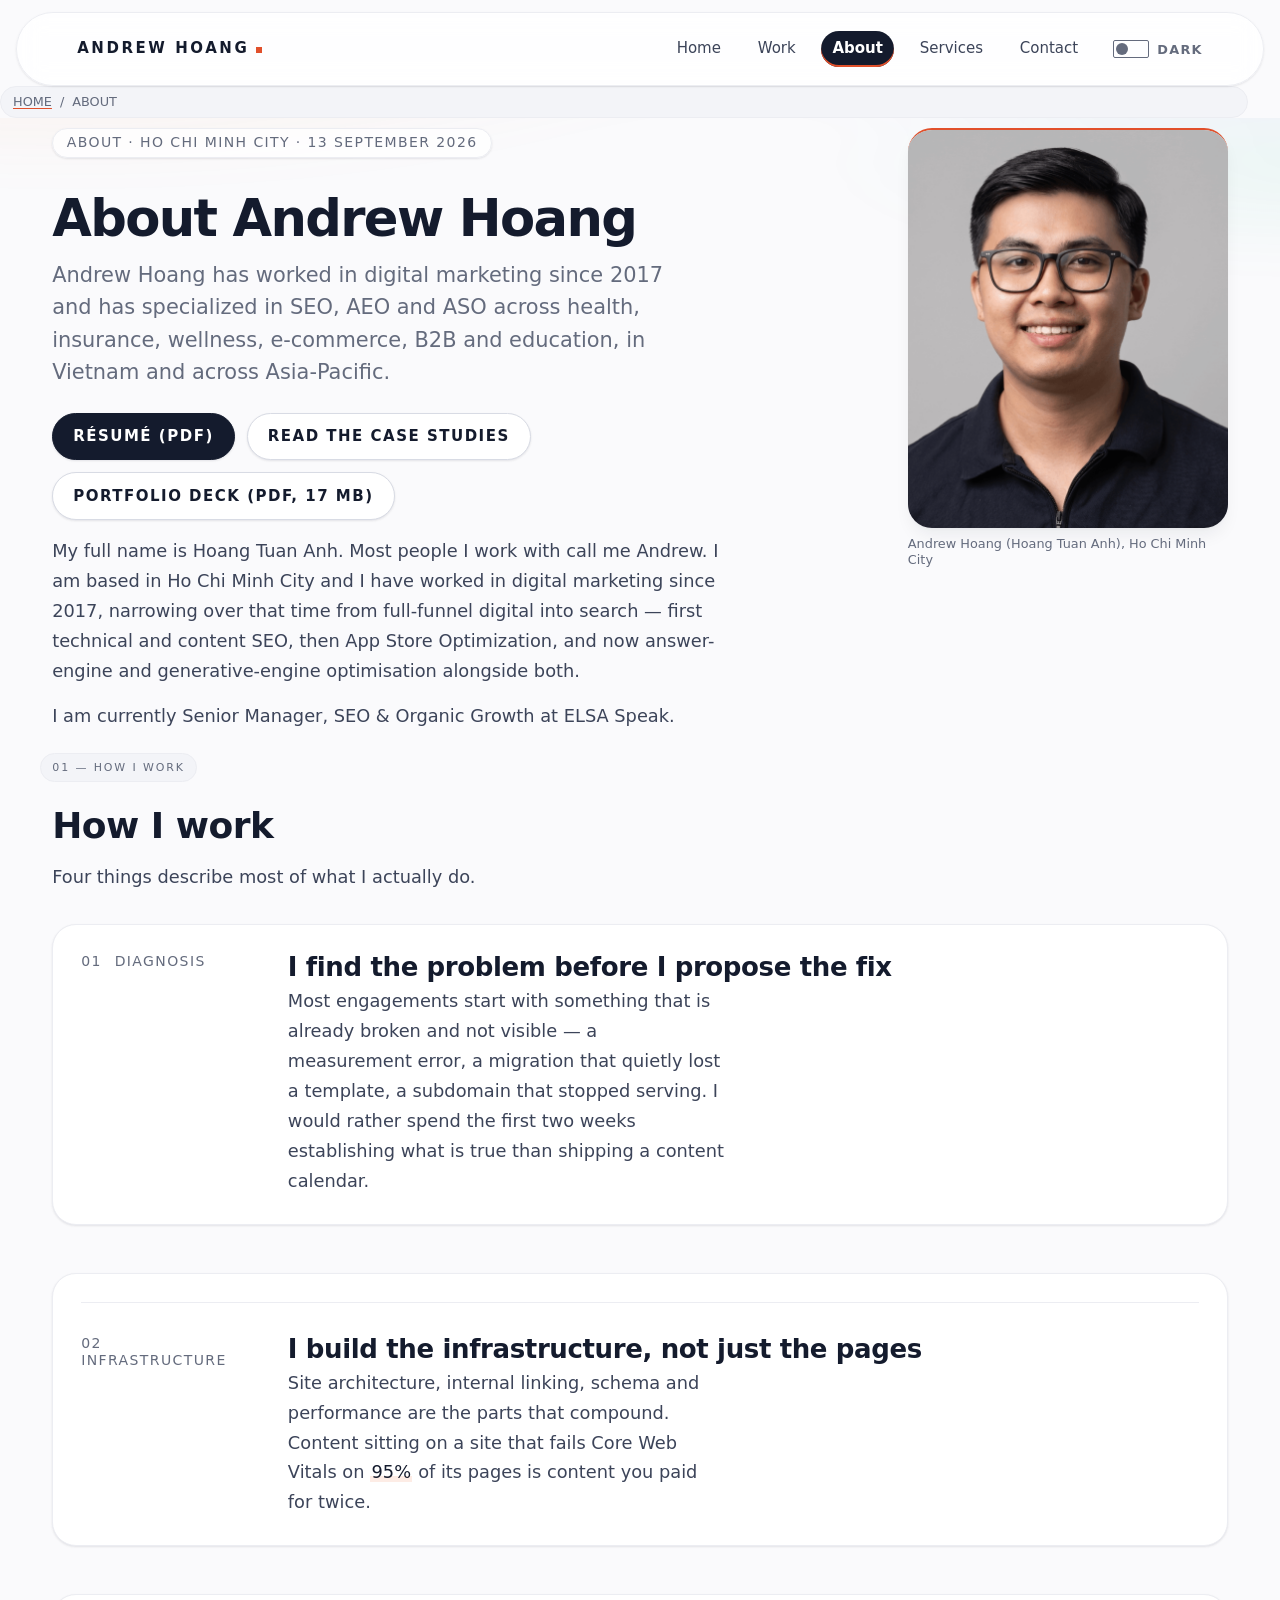
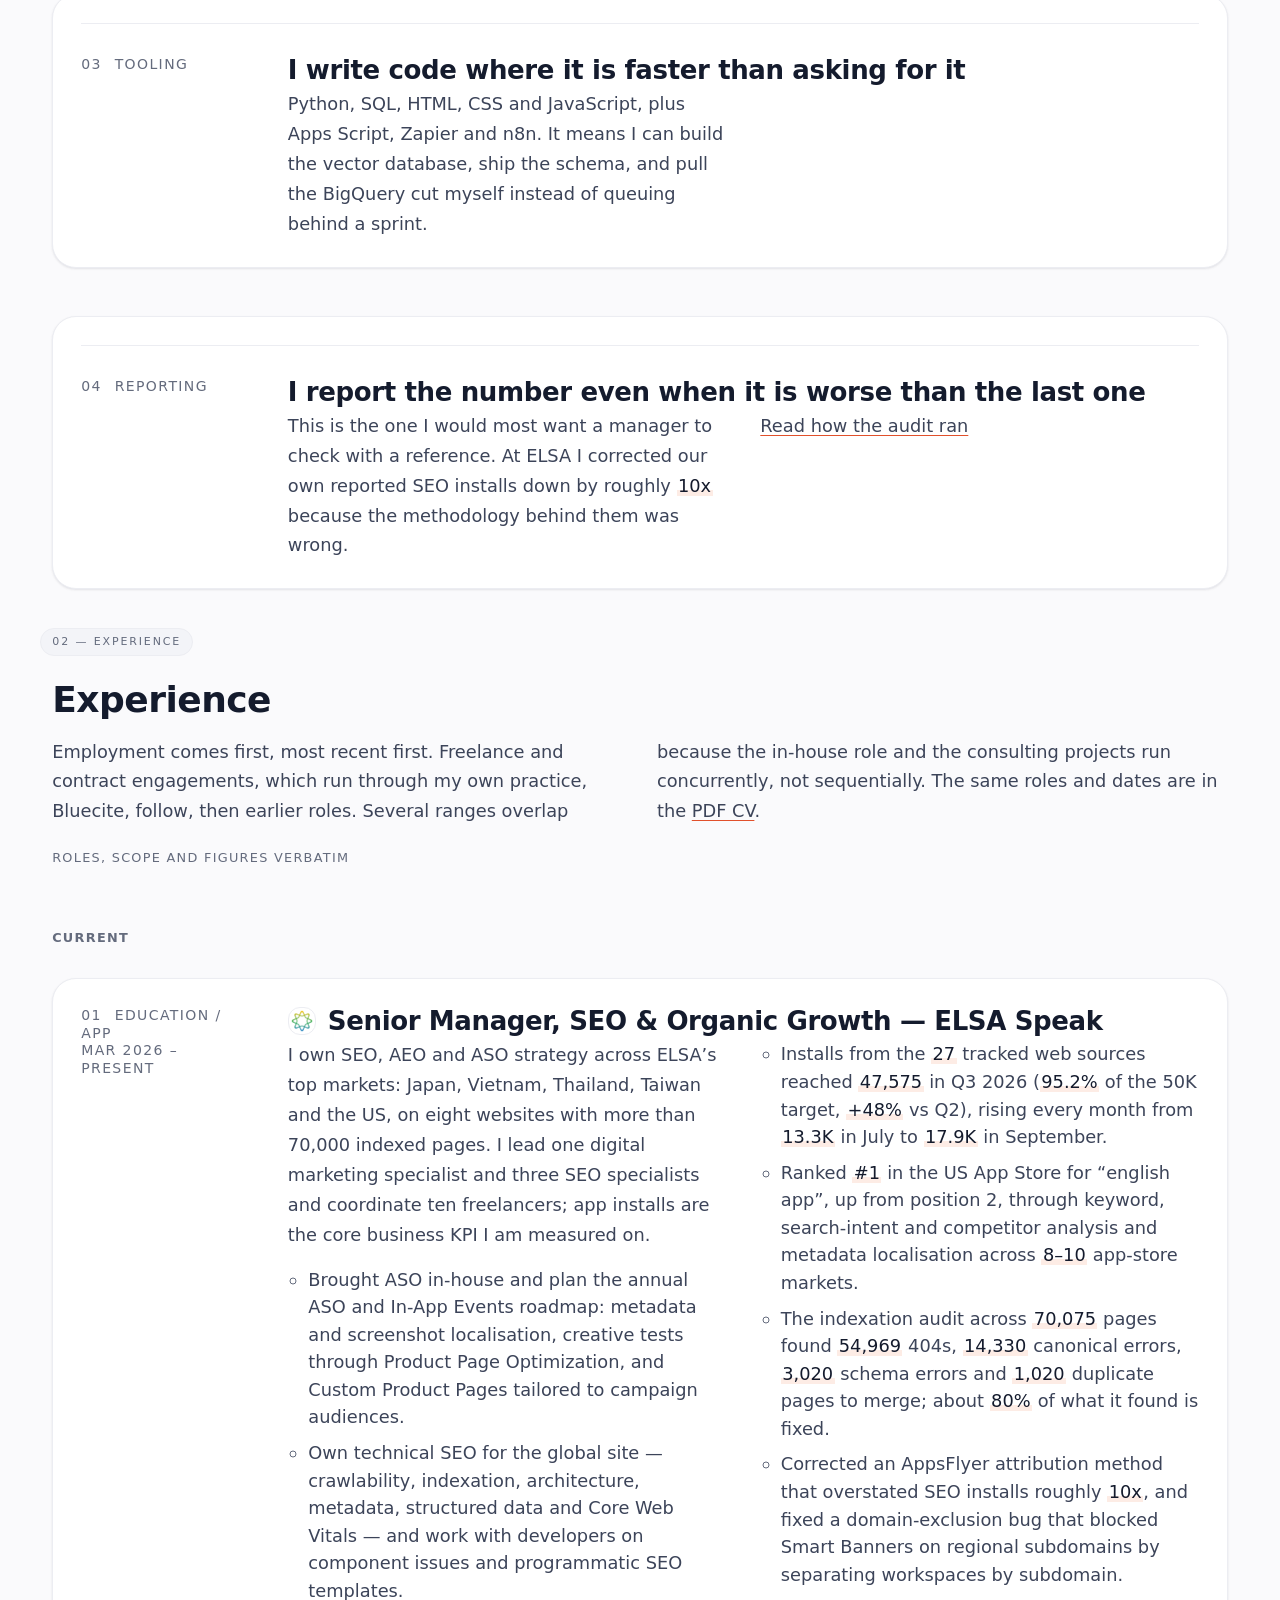
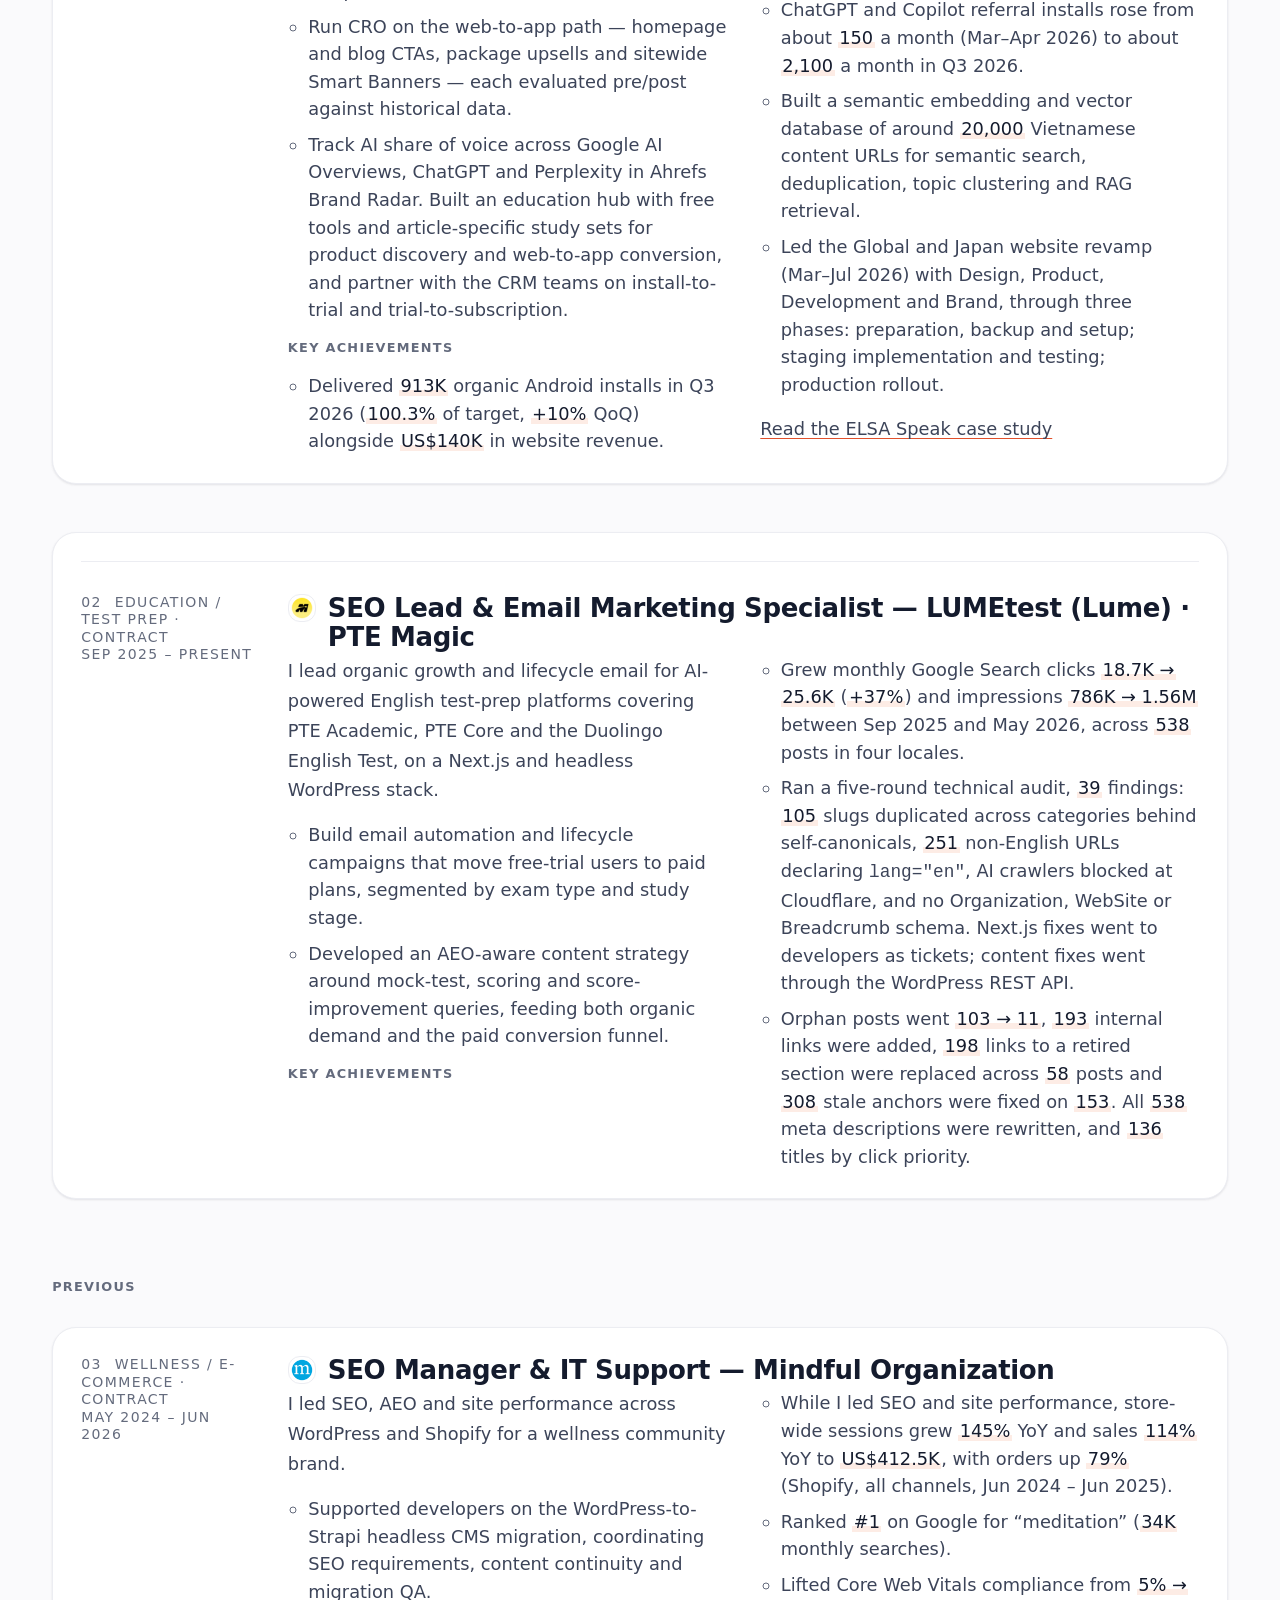
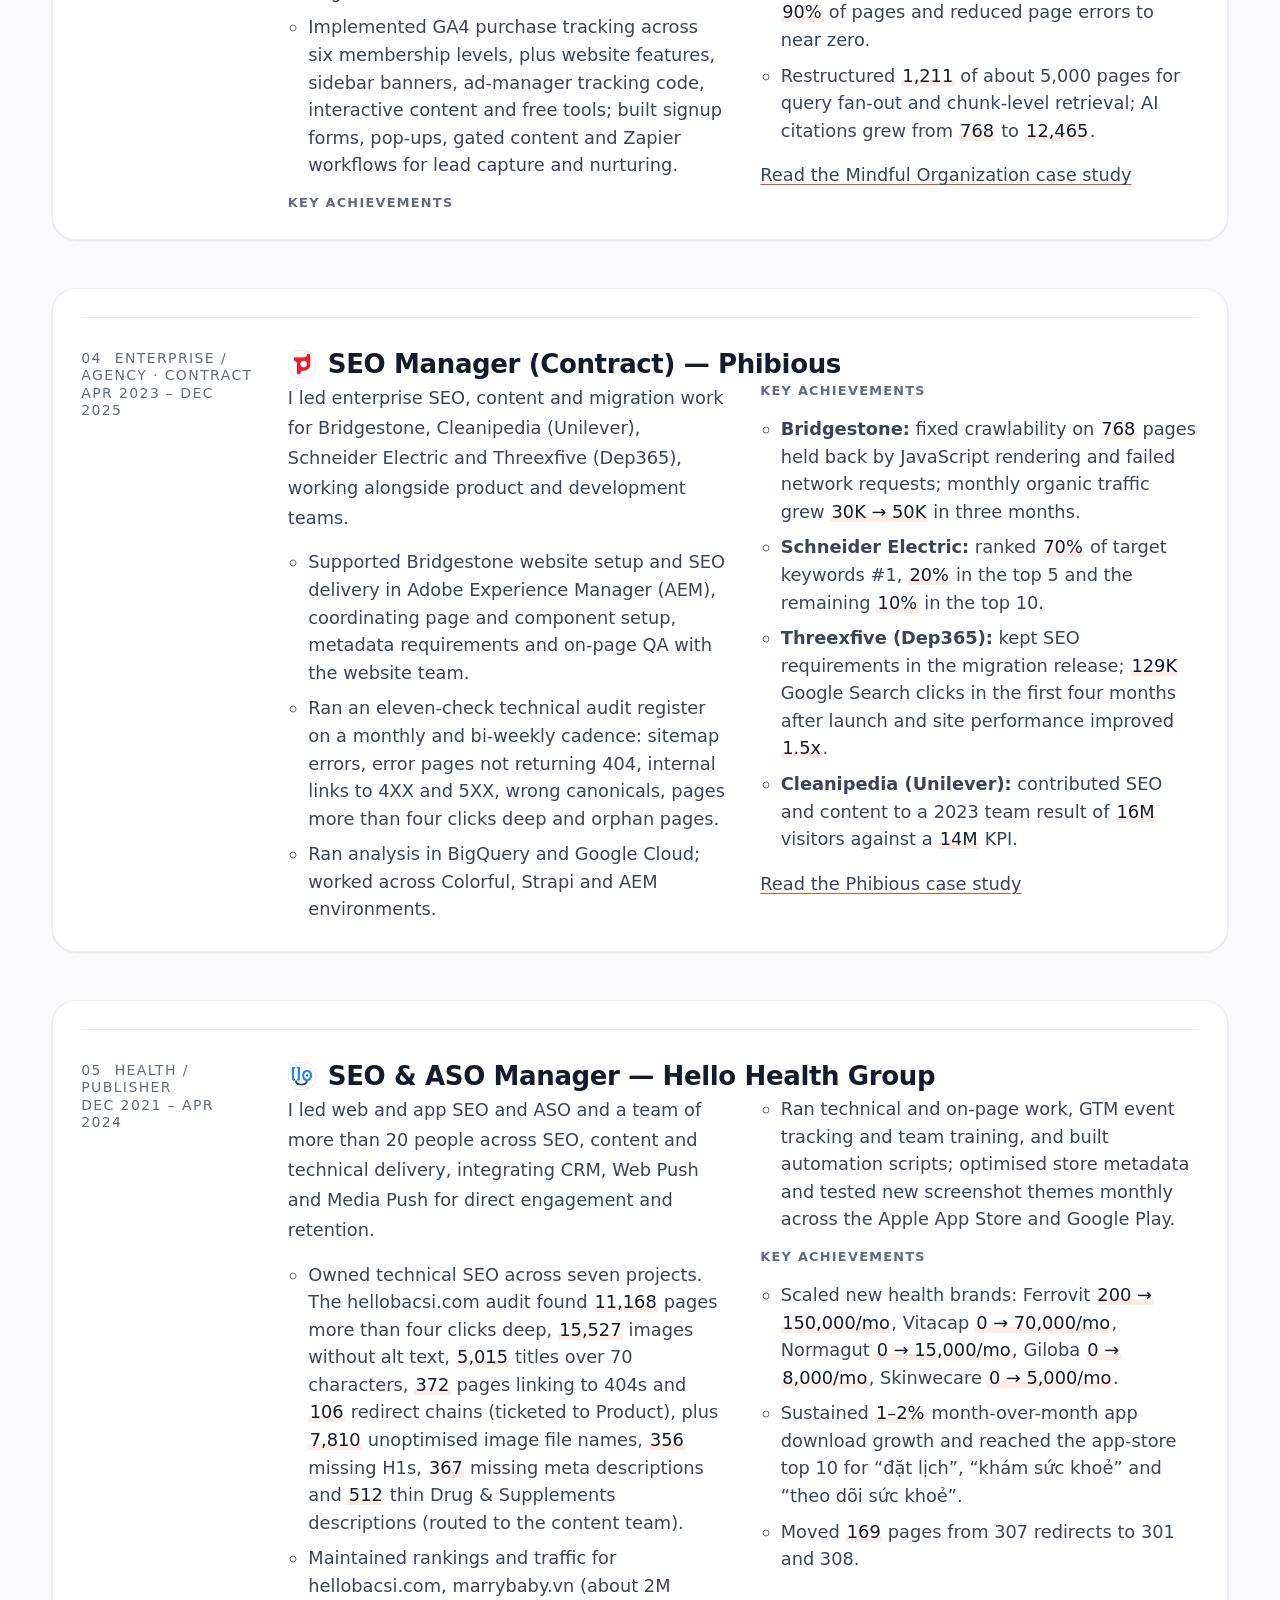
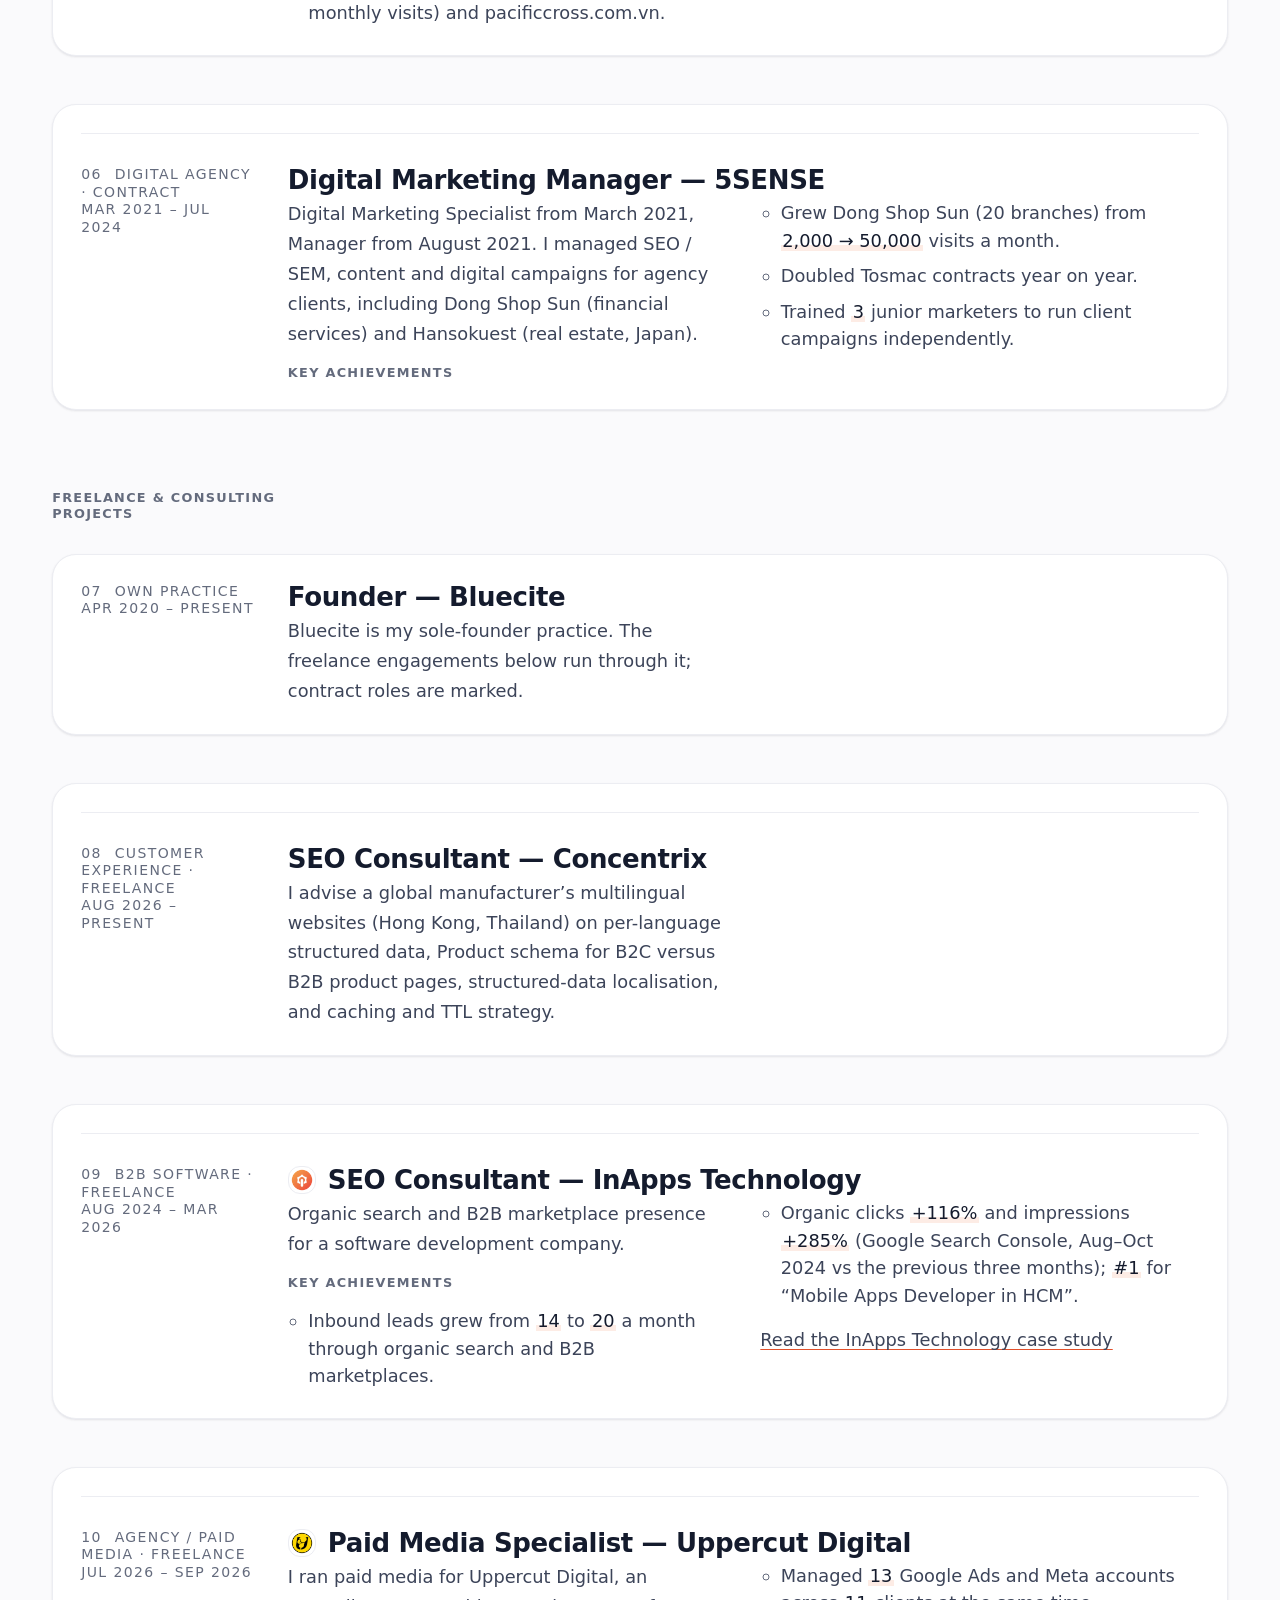
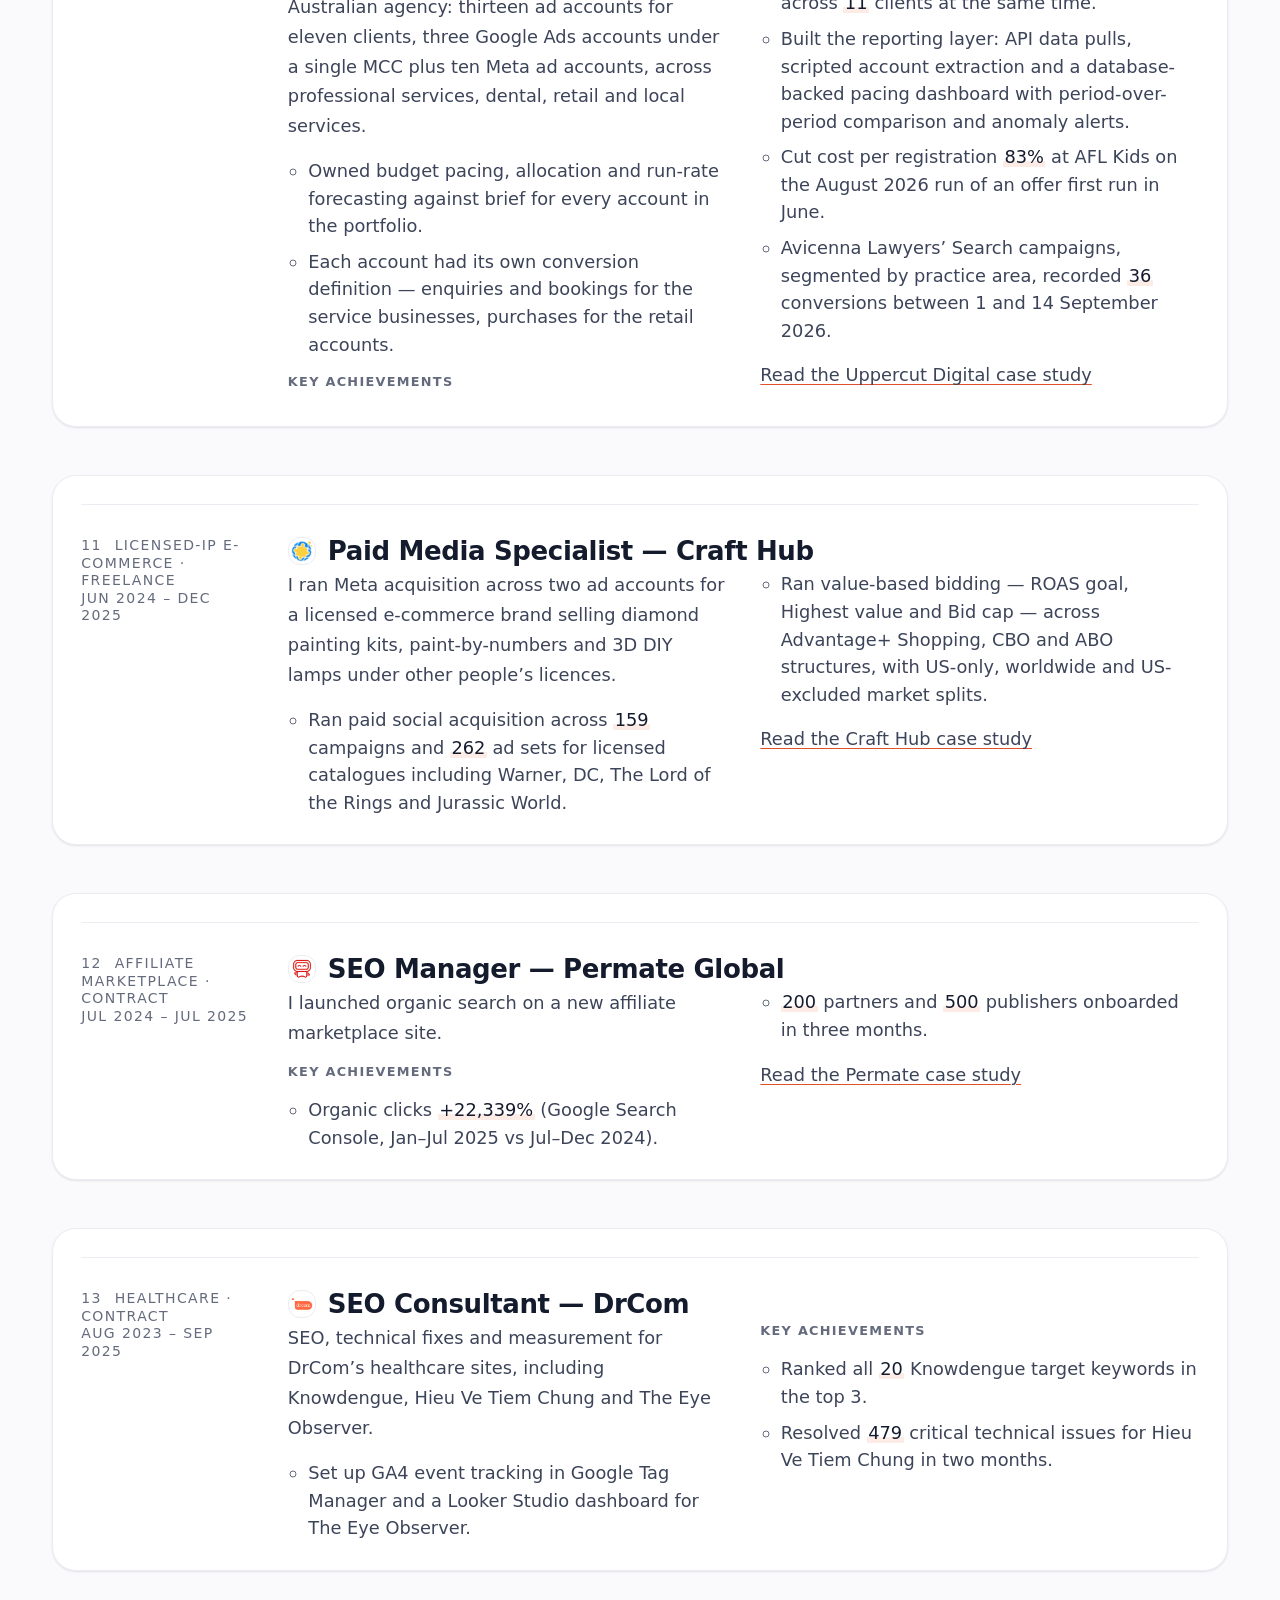
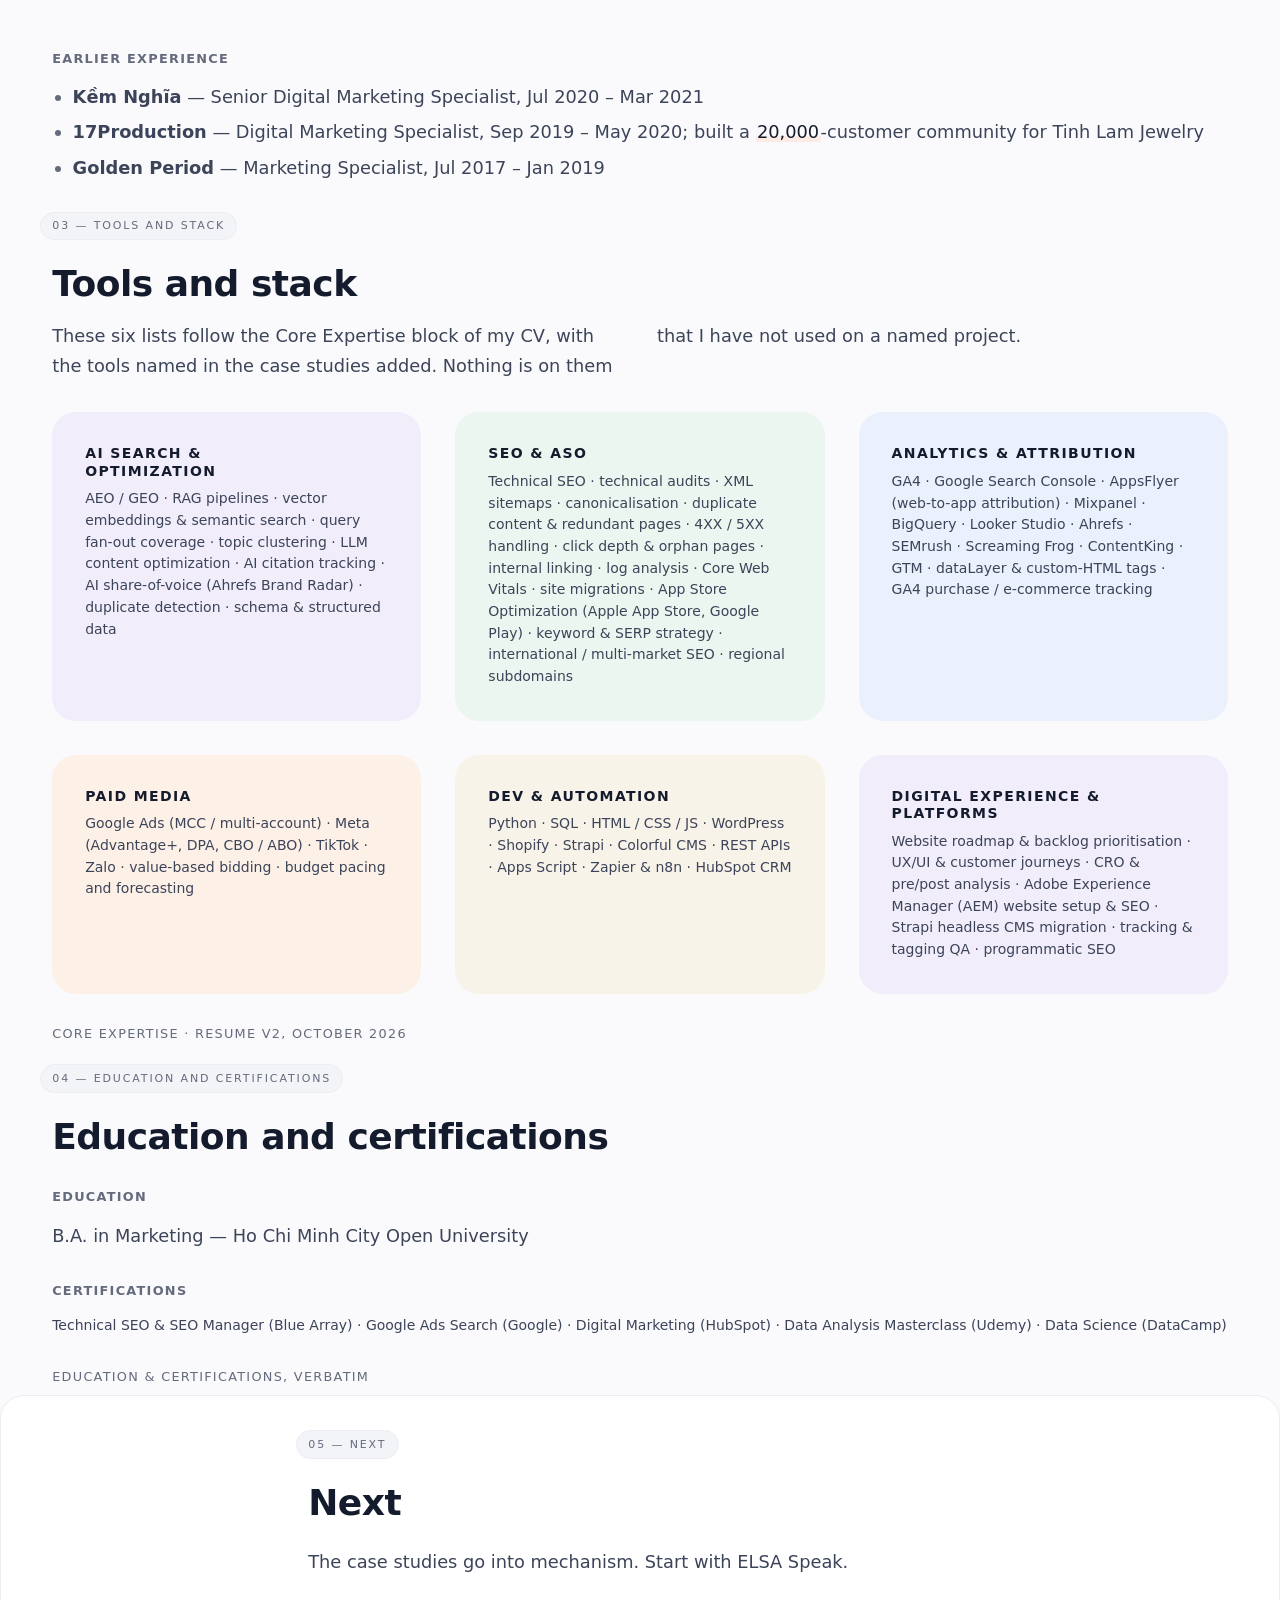
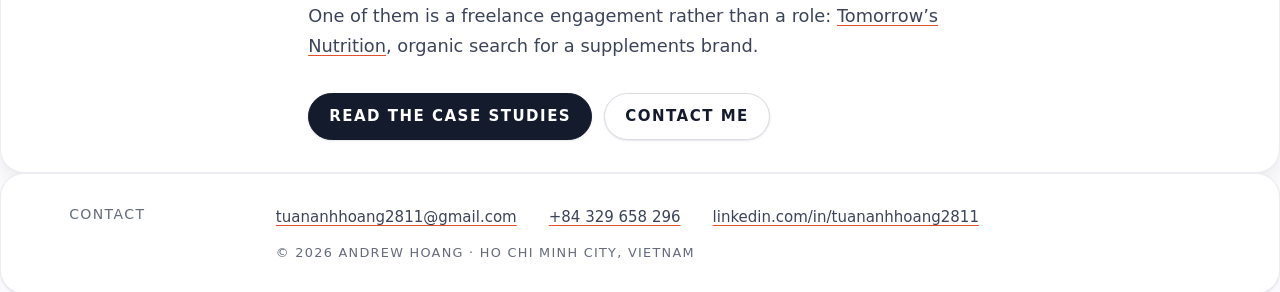
<file: about.html>
<!DOCTYPE html>
<html lang="en">
<head>
<meta charset="utf-8">
<meta name="viewport" content="width=device-width, initial-scale=1">

<!-- Theme, before first paint. Tiny, and it cannot throw: localStorage
     raises in private mode, so both the read and the parse sit in try/catch.
     The `js` class is set here too so the reveal transitions never paint
     content and then hide it; without JS the class is absent and every
     .reveal rule is inert. -->
<script>try{var t=localStorage.getItem("ah-theme");if(t==="dark"||t==="light")document.documentElement.setAttribute("data-theme",t)}catch(e){}document.documentElement.classList.add("js");</script>

<title>About Andrew Hoang</title>
<meta name="description" content="Nine years in search. Senior Manager of SEO and Organic Growth at ELSA Speak, previously Mindful Organization, Phibious and Hello Health Group. Scope, stack and how I work.">
<meta name="author" content="Andrew Hoang">
<!-- STAGING: site is hidden from search engines. Run ./go-live.sh to reverse. -->
<meta name="robots" content="noindex, nofollow">
<meta name="theme-color" content="#FBFAF7" media="(prefers-color-scheme: light)">
<meta name="theme-color" content="#191712" media="(prefers-color-scheme: dark)">

<link rel="canonical" href="https://REPLACE-WITH-YOUR-DOMAIN/about.html">
<!-- Icons. The .ico answers /favicon.ico and Google's SERP, the SVG
     serves modern browsers at any density, the 192px PNG is the touch
     icon. Relative hrefs only: a leading "/" 404s on a project site. -->
<link rel="icon" href="favicon.ico" sizes="48x48">
<link rel="icon" href="icon.svg" type="image/svg+xml" sizes="any">
<link rel="apple-touch-icon" href="icon-192.png">

<link rel="me" href="https://www.linkedin.com/in/tuananhhoang2811">

<meta property="og:type" content="profile">
<meta property="og:site_name" content="Andrew Hoang">
<meta property="og:locale" content="en_US">
<meta property="og:title" content="About Andrew Hoang">
<meta property="og:description" content="Nine years in search. Senior Manager of SEO and Organic Growth at ELSA Speak, previously Mindful Organization, Phibious and Hello Health Group. Scope, stack and how I work.">
<meta property="og:url" content="https://REPLACE-WITH-YOUR-DOMAIN/about.html">
<meta property="og:image" content="https://REPLACE-WITH-YOUR-DOMAIN/assets/img/andrew-hoang.png">
<meta property="og:image:type" content="image/png">
<meta property="og:image:width" content="800">
<meta property="og:image:height" content="800">
<meta property="og:image:alt" content="Portrait of Andrew Hoang, SEO, AEO and GEO specialist based in Ho Chi Minh City, Vietnam.">
<meta property="profile:first_name" content="Tuan Anh">
<meta property="profile:last_name" content="Hoang">

<meta name="twitter:card" content="summary">
<meta name="twitter:title" content="About Andrew Hoang">
<meta name="twitter:description" content="Nine years in search. Senior Manager of SEO and Organic Growth at ELSA Speak, previously Mindful Organization, Phibious and Hello Health Group. Scope, stack and how I work.">
<meta name="twitter:image" content="https://REPLACE-WITH-YOUR-DOMAIN/assets/img/andrew-hoang.png">
<meta name="twitter:image:alt" content="Portrait of Andrew Hoang, SEO, AEO and GEO specialist based in Ho Chi Minh City, Vietnam.">

<link rel="stylesheet" href="assets/css/site.css">

<script type="application/ld+json">
{
  "@context": "https://schema.org",
  "@graph": [
    {
      "@type": "Person",
      "@id": "https://REPLACE-WITH-YOUR-DOMAIN/#person",
      "name": "Andrew Hoang",
      "alternateName": ["Hoang Tuan Anh", "Tuan Anh Hoang"],
      "givenName": "Tuan Anh",
      "familyName": "Hoang",
      "jobTitle": "Senior Manager, SEO & Organic Growth",
      "description": "Andrew Hoang is an SEO, AEO, GEO and ASO specialist based in Ho Chi Minh City, Vietnam, with nine years of experience driving organic growth for web and mobile app products.",
      "url": "https://REPLACE-WITH-YOUR-DOMAIN/",
      "mainEntityOfPage": { "@id": "https://REPLACE-WITH-YOUR-DOMAIN/#webpage" },
      "image": { "@id": "https://REPLACE-WITH-YOUR-DOMAIN/#headshot" },
      "email": "mailto:tuananhhoang2811@gmail.com",
      "telephone": "+84329658296",
      "address": {
        "@type": "PostalAddress",
        "addressLocality": "Ho Chi Minh City",
        "addressCountry": "VN"
      },
      "workLocation": {
        "@type": "Place",
        "address": {
          "@type": "PostalAddress",
          "addressLocality": "Ho Chi Minh City",
          "addressCountry": "VN"
        }
      },
      "sameAs": [
        "https://www.linkedin.com/in/tuananhhoang2811"
      ],
      "knowsAbout": [
        "Answer Engine Optimization (AEO)",
        "Generative Engine Optimization (GEO)",
        "Search Engine Optimization",
        "Technical SEO",
        "App Store Optimization (ASO)",
        "Schema and structured data",
        "RAG pipelines",
        "Vector embeddings and semantic search",
        "Query fan-out coverage",
        "Topic clustering",
        "LLM content optimization",
        "AI citation and share-of-voice tracking",
        "Core Web Vitals",
        "Keyword and SERP strategy",
        "Site migrations",
        "International and multi-market SEO",
        "Google Analytics 4",
        "Google Search Console",
        "AppsFlyer web-to-app attribution",
        "BigQuery",
        "Looker Studio",
        "Google Tag Manager",
        "Google Ads (MCC and multi-account management)",
        "Meta Ads (Advantage+ Shopping, dynamic product ads, CBO and ABO)",
        "TikTok Ads",
        "Zalo Ads",
        "Value-based bidding",
        "Budget pacing and run-rate forecasting",
        "Python",
        "SQL"
      ],
      "hasOccupation": { "@id": "https://REPLACE-WITH-YOUR-DOMAIN/#occupation" },
      "alumniOf": { "@id": "https://REPLACE-WITH-YOUR-DOMAIN/#org-hcmc-open-university" },
      "worksFor": [
        {
          "@type": "OrganizationRole",
          "roleName": "Senior Manager, SEO & Organic Growth",
          "startDate": "2026-03",
          "worksFor": { "@id": "https://REPLACE-WITH-YOUR-DOMAIN/#org-elsa-speak" }
        },
        {
          "@type": "OrganizationRole",
          "roleName": "SEO Lead & Email Marketing Specialist",
          "startDate": "2025-09",
          "worksFor": { "@id": "https://REPLACE-WITH-YOUR-DOMAIN/#org-lumetest" }
        },
        {
          "@type": "OrganizationRole",
          "roleName": "SEO Consultant",
          "startDate": "2026-08",
          "worksFor": { "@type": "Organization", "name": "Concentrix" }
        }
      ],
      "hasCredential": [
        {
          "@type": "EducationalOccupationalCredential",
          "name": "Technical SEO & SEO Manager",
          "credentialCategory": "certificate",
          "recognizedBy": { "@type": "Organization", "name": "Blue Array" }
        },
        {
          "@type": "EducationalOccupationalCredential",
          "name": "Google Ads Search",
          "credentialCategory": "certificate",
          "recognizedBy": { "@type": "Organization", "name": "Google" }
        },
        {
          "@type": "EducationalOccupationalCredential",
          "name": "Digital Marketing",
          "credentialCategory": "certificate",
          "recognizedBy": { "@type": "Organization", "name": "HubSpot" }
        },
        {
          "@type": "EducationalOccupationalCredential",
          "name": "Data Analysis Masterclass",
          "credentialCategory": "certificate",
          "recognizedBy": { "@type": "Organization", "name": "Udemy" }
        },
        {
          "@type": "EducationalOccupationalCredential",
          "name": "Data Science",
          "credentialCategory": "certificate",
          "recognizedBy": { "@type": "Organization", "name": "DataCamp" }
        }
      ]
    },
    {
      "@type": "Occupation",
      "@id": "https://REPLACE-WITH-YOUR-DOMAIN/#occupation",
      "name": "SEO, AEO and GEO Specialist",
      "occupationalCategory": {
        "@type": "CategoryCode",
        "codeValue": "13-1161.01",
        "name": "Search Marketing Strategists",
        "inCodeSet": {
          "@type": "CategoryCodeSet",
          "name": "O*NET-SOC",
          "url": "https://www.onetonline.org/"
        }
      },
      "skills": "Technical SEO, Answer Engine Optimization, Generative Engine Optimization, App Store Optimization, schema and structured data, RAG pipelines, vector embeddings, GA4, Google Search Console, AppsFlyer, BigQuery, Google Ads, Meta Ads, TikTok Ads, Zalo Ads, value-based bidding, budget pacing and forecasting, Python, SQL",
      "responsibilities": "Owning SEO, AEO and ASO strategy across multiple markets with app installs and organic revenue as core KPIs."
    },
    {
      "@type": "ImageObject",
      "@id": "https://REPLACE-WITH-YOUR-DOMAIN/#headshot",
      "url": "https://REPLACE-WITH-YOUR-DOMAIN/assets/img/andrew-hoang.png",
      "contentUrl": "https://REPLACE-WITH-YOUR-DOMAIN/assets/img/andrew-hoang.png",
      "width": 800,
      "height": 800,
      "caption": "Andrew Hoang, SEO, AEO and GEO specialist based in Ho Chi Minh City, Vietnam"
    },
    {
      "@type": "WebSite",
      "@id": "https://REPLACE-WITH-YOUR-DOMAIN/#website",
      "url": "https://REPLACE-WITH-YOUR-DOMAIN/",
      "name": "Andrew Hoang",
      "alternateName": "Andrew Hoang — SEO, AEO & GEO",
      "description": "Portfolio, case studies and resume of Andrew Hoang, an SEO, AEO, GEO and ASO specialist in Ho Chi Minh City, Vietnam.",
      "inLanguage": "en",
      "publisher": { "@id": "https://REPLACE-WITH-YOUR-DOMAIN/#person" },
      "author": { "@id": "https://REPLACE-WITH-YOUR-DOMAIN/#person" },
      "copyrightHolder": { "@id": "https://REPLACE-WITH-YOUR-DOMAIN/#person" },
      "copyrightYear": 2026
    },
    {
      "@type": "Organization",
      "@id": "https://REPLACE-WITH-YOUR-DOMAIN/#org-elsa-speak",
      "name": "ELSA Speak"
    },
    {
      "@type": "Organization",
      "@id": "https://REPLACE-WITH-YOUR-DOMAIN/#org-uppercut",
      "name": "Uppercut Digital",
      "address": { "@type": "PostalAddress", "addressCountry": "AU" }
    },
    {
      "@type": "Organization",
      "@id": "https://REPLACE-WITH-YOUR-DOMAIN/#org-lumetest",
      "name": "LUMEtest",
      "alternateName": "Lume"
    },
    {
      "@type": "Organization",
      "@id": "https://REPLACE-WITH-YOUR-DOMAIN/#org-pte-magic",
      "name": "PTE Magic"
    },
    {
      "@type": "Organization",
      "@id": "https://REPLACE-WITH-YOUR-DOMAIN/#org-mindful-organization",
      "name": "Mindful Organization"
    },
    {
      "@type": "Organization",
      "@id": "https://REPLACE-WITH-YOUR-DOMAIN/#org-phibious",
      "name": "Phibious"
    },
    {
      "@type": "Organization",
      "@id": "https://REPLACE-WITH-YOUR-DOMAIN/#org-hellobacsi",
      "name": "Hello Health Group",
      "alternateName": "Hellobacsi",
      "url": "https://hellobacsi.com/"
    },
    {
      "@type": "CollegeOrUniversity",
      "@id": "https://REPLACE-WITH-YOUR-DOMAIN/#org-hcmc-open-university",
      "name": "Ho Chi Minh City Open University"
    },
    {
      "@type": "AboutPage",
      "@id": "https://REPLACE-WITH-YOUR-DOMAIN/about.html#webpage",
      "url": "https://REPLACE-WITH-YOUR-DOMAIN/about.html",
      "name": "About Andrew Hoang | SEO & Organic Growth Manager",
      "description": "Andrew Hoang has led SEO, AEO and ASO since 2017 across ELSA Speak, Mindful Organization, Phibious and Hello Health Group, based in Ho Chi Minh City, Vietnam.",
      "isPartOf": { "@id": "https://REPLACE-WITH-YOUR-DOMAIN/#website" },
      "about": { "@id": "https://REPLACE-WITH-YOUR-DOMAIN/#person" },
      "mainEntity": { "@id": "https://REPLACE-WITH-YOUR-DOMAIN/#person" },
      "primaryImageOfPage": { "@id": "https://REPLACE-WITH-YOUR-DOMAIN/#headshot" },
      "mentions": [
        { "@id": "https://REPLACE-WITH-YOUR-DOMAIN/#org-elsa-speak" },
        { "@id": "https://REPLACE-WITH-YOUR-DOMAIN/#org-lumetest" },
        { "@id": "https://REPLACE-WITH-YOUR-DOMAIN/#org-pte-magic" },
        { "@id": "https://REPLACE-WITH-YOUR-DOMAIN/#org-mindful-organization" },
        { "@id": "https://REPLACE-WITH-YOUR-DOMAIN/#org-phibious" },
        { "@id": "https://REPLACE-WITH-YOUR-DOMAIN/#org-hellobacsi" }
      ],
      "breadcrumb": { "@id": "https://REPLACE-WITH-YOUR-DOMAIN/about.html#breadcrumb" },
      "inLanguage": "en",
      "datePublished": "2026-09-13",
      "dateModified": "2026-10-28"
    },
    {
      "@type": "BreadcrumbList",
      "@id": "https://REPLACE-WITH-YOUR-DOMAIN/about.html#breadcrumb",
      "itemListElement": [
        {
          "@type": "ListItem",
          "position": 1,
          "name": "Home",
          "item": "https://REPLACE-WITH-YOUR-DOMAIN/"
        },
        {
          "@type": "ListItem",
          "position": 2,
          "name": "About"
        }
      ]
    }
  ]
}
</script>
</head>
<body>

<a class="c-skip" href="#main">Skip to main content</a>

<!-- ============================================================
     SITE HEADER — folio strip + masthead. Replicated verbatim on
     every page; only aria-current and the ../ depth change.
     Not sticky, by design. The nav wraps; there is no hamburger.
     ============================================================ -->
<header class="c-head">
  <div class="shell">
    <p class="c-head__folio">
      <span>Ho Chi Minh City, Vietnam · UTC+7</span>
      <span>SEO · AEO / GEO · ASO</span>
    </p>
    <div class="c-head__bar">
      <a class="c-head__mark" href="index.html">Andrew Hoang</a>
      <nav class="c-nav" aria-label="Primary">
        <ul class="c-nav__list">
          <li><a href="index.html">Home</a></li>
          <li><a href="work/index.html">Work</a></li>
          <li><a href="about.html" aria-current="page">About</a></li>
          <li><a href="services.html">Services</a></li>
          <li><a href="contact.html">Contact</a></li>
        </ul>
      </nav>
      <button class="c-theme" type="button" aria-pressed="false" aria-label="Switch to dark theme">
        <span class="c-theme__track" aria-hidden="true"><span class="c-theme__knob"></span></span>
        <span class="c-theme__text" aria-hidden="true">Dark</span>
      </button>
    </div>
  </div>
</header>

<main id="main" tabindex="-1">

  <!-- The visible trail that the BreadcrumbList JSON-LD describes.
       The last crumb is the current page and carries no link, which
       matches the schema node omitting `item` on the last ListItem. -->
  <nav class="c-crumbs shell" aria-label="Breadcrumb">
    <ol>
      <li><a href="index.html">Home</a></li>
      <li aria-current="page">About</li>
    </ol>
  </nav>

  <!-- ==========================================================
       00 — THE LEDE
       ========================================================== -->
  <section class="section c-lede" aria-labelledby="lede-h">
    <div class="shell">
      <div class="g12">

        <div class="c-lede__head">
          <p class="dateline">About · Ho Chi Minh City · 13 September 2026</p>
          <h1 id="lede-h">About Andrew Hoang</h1>
          <p class="dek">Andrew Hoang has worked in digital marketing since 2017 and has specialized in SEO, AEO and ASO across health, insurance, wellness, e-commerce, B2B and education, in Vietnam and across Asia-Pacific.</p>

          <div class="c-actions">
            <a class="c-btn c-btn--primary" href="assets/andrew-hoang-resume.pdf">Résumé (PDF)</a>
            <a class="c-btn c-btn--secondary" href="work/index.html">Read the case studies</a>
            <a class="c-btn c-btn--secondary" href="assets/andrew-hoang-portfolio.pdf">Portfolio deck (PDF, 17&nbsp;MB)</a>
          </div>

          <div class="prose">
            <p>My full name is Hoang Tuan Anh. Most people I work with call me Andrew. I am based in Ho Chi Minh City and I have worked in digital marketing since 2017, narrowing over that time from full-funnel digital into search — first technical and content SEO, then App Store Optimization, and now answer-engine and generative-engine optimisation alongside both.</p>
            <p>I am currently Senior Manager, SEO &amp; Organic Growth at ELSA Speak.</p>
          </div>
        </div>

        <figure class="c-portrait c-lede__portrait c-lede__portrait--narrow">
          <img src="assets/img/andrew-hoang.png"
               alt="Andrew Hoang, photographed against a plain background."
               width="800" height="800"
               fetchpriority="high" decoding="async">
          <figcaption>Andrew Hoang (Hoang Tuan Anh), Ho Chi Minh City</figcaption>
        </figure>

      </div>
    </div>
  </section>

  <!-- ==========================================================
       01 — HOW I WORK  ·  four principles, rail + column
       ========================================================== -->
  <section class="section" id="how-i-work" aria-labelledby="how-i-work-h">
    <div class="shell">
      <div class="section__open">
      <div class="section__rule"></div>
      <p class="section__folio">01 — How I work</p>
      <h2 id="how-i-work-h" class="section__head">How I work</h2>
      </div>
      <p class="prose u-mt-sm">Four things describe most of what I actually do.</p>

      <ul class="c-ledger">

        <li>
          <div class="row">
            <p class="row__rail"><span class="c-note__idx">01</span> Diagnosis</p>
            <div>
              <h3 id="find-the-problem">I find the problem before I propose the fix</h3>
              <p class="c-ledger__scope">Most engagements start with something that is already broken and not visible — a measurement error, a migration that quietly lost a template, a subdomain that stopped serving. I would rather spend the first two weeks establishing what is true than shipping a content calendar.</p>
            </div>
          </div>
        </li>

        <li>
          <div class="row">
            <p class="row__rail"><span class="c-note__idx">02</span> Infrastructure</p>
            <div>
              <h3 id="build-the-infrastructure">I build the infrastructure, not just the pages</h3>
              <p class="c-ledger__scope">Site architecture, internal linking, schema and performance are the parts that compound. Content sitting on a site that fails Core Web Vitals on <b class="fig">95%</b> of its pages is content you paid for twice.</p>
            </div>
          </div>
        </li>

        <li>
          <div class="row">
            <p class="row__rail"><span class="c-note__idx">03</span> Tooling</p>
            <div>
              <h3 id="write-code">I write code where it is faster than asking for it</h3>
              <p class="c-ledger__scope">Python, SQL, HTML, CSS and JavaScript, plus Apps Script, Zapier and n8n. It means I can build the vector database, ship the schema, and pull the BigQuery cut myself instead of queuing behind a sprint.</p>
            </div>
          </div>
        </li>

        <li>
          <div class="row">
            <p class="row__rail"><span class="c-note__idx">04</span> Reporting</p>
            <div>
              <h3 id="report-the-number">I report the number even when it is worse than the last one</h3>
              <p class="c-ledger__scope">This is the one I would most want a manager to check with a reference. At ELSA I corrected our own reported SEO installs down by roughly <b class="fig">10x</b> because the methodology behind them was wrong.</p>
              <p class="prose u-mt-sm"><a href="work/elsa-speak.html#attribution">Read how the audit ran</a></p>
            </div>
          </div>
        </li>

      </ul>
    </div>
  </section>

  <!-- ==========================================================
       02 — EXPERIENCE  ·  grouped Current / Previous.
       Dated. The overlapping ranges are legitimate: Andrew runs
       concurrent engagements, confirmed 14 Sep 2026
       rather than being silently corrected here.
       ========================================================== -->
  <section class="section" id="experience" aria-labelledby="experience-h">
    <div class="shell">
      <div class="section__open">
      <div class="section__rule"></div>
      <p class="section__folio">02 — Experience</p>
      <h2 id="experience-h" class="section__head">Experience</h2>
      </div>
      <p class="prose u-mt-sm">Employment comes first, most recent first. Freelance and contract engagements, which run through my own practice, Bluecite, follow, then earlier roles. Several ranges overlap because the in-house role and the consulting projects run concurrently, not sequentially. The same roles and dates are in the <a href="assets/andrew-hoang-resume.pdf">PDF CV</a>.</p>
      <p class="source u-mt-md">roles, scope and figures verbatim</p>

      <h3 class="label u-mt-2xl" id="current">Current</h3>
      <ul class="c-ledger">
        <li>
          <div class="row">
            <p class="row__rail"><span class="c-note__idx">01</span> Education / App<br>Mar 2026 &ndash; Present</p>
            <div>
              <h4 id="role-elsa-speak"><span class="c-markrow"><span class="c-mark c-mark--sm c-mark--img" aria-hidden="true"><img src="assets/img/clients/elsa-speak.png" width="160" height="160" alt="" loading="lazy" decoding="async"></span><span>Senior Manager, SEO &amp; Organic Growth — ELSA Speak</span></span></h4>
              <p class="c-ledger__scope">I own SEO, AEO and ASO strategy across ELSA&rsquo;s top markets: Japan, Vietnam, Thailand, Taiwan and the US, on eight websites with more than 70,000 indexed pages. I lead one digital marketing specialist and three SEO specialists and coordinate ten freelancers; app installs are the core business KPI I am measured on.</p>
              <ul class="c-ledger__bullets">
                <li>Brought ASO in-house and plan the annual ASO and In-App Events roadmap: metadata and screenshot localisation, creative tests through Product Page Optimization, and Custom Product Pages tailored to campaign audiences.</li>
                <li>Own technical SEO for the global site — crawlability, indexation, architecture, metadata, structured data and Core Web Vitals — and work with developers on component issues and programmatic SEO templates.</li>
                <li>Run CRO on the web-to-app path — homepage and blog CTAs, package upsells and sitewide Smart Banners — each evaluated pre/post against historical data.</li>
                <li>Track AI share of voice across Google AI Overviews, ChatGPT and Perplexity in Ahrefs Brand Radar. Built an education hub with free tools and article-specific study sets for product discovery and web-to-app conversion, and partner with the CRM teams on install-to-trial and trial-to-subscription.</li>
              </ul>
              <p class="label u-mt-sm">Key achievements</p>
              <ul class="c-ledger__bullets">
                <li>Delivered <b class="fig">913K</b> organic Android installs in Q3 2026 (<b class="fig">100.3%</b> of target, <b class="fig">+10%</b> QoQ) alongside <b class="fig">US$140K</b> in website revenue.</li>
                <li>Installs from the <b class="fig">27</b> tracked web sources reached <b class="fig">47,575</b> in Q3 2026 (<b class="fig">95.2%</b> of the 50K target, <b class="fig">+48%</b> vs Q2), rising every month from <b class="fig">13.3K</b> in July to <b class="fig">17.9K</b> in September.</li>
                <li>Ranked <b class="fig">#1</b> in the US App Store for &ldquo;english app&rdquo;, up from position 2, through keyword, search-intent and competitor analysis and metadata localisation across <b class="fig">8–10</b> app-store markets.</li>
                <li>The indexation audit across <b class="fig">70,075</b> pages found <b class="fig">54,969</b> 404s, <b class="fig">14,330</b> canonical errors, <b class="fig">3,020</b> schema errors and <b class="fig">1,020</b> duplicate pages to merge; about <b class="fig">80%</b> of what it found is fixed.</li>
                <li>Corrected an AppsFlyer attribution method that overstated SEO installs roughly <b class="fig">10x</b>, and fixed a domain-exclusion bug that blocked Smart Banners on regional subdomains by separating workspaces by subdomain.</li>
                <li>ChatGPT and Copilot referral installs rose from about <b class="fig">150</b> a month (Mar&ndash;Apr 2026) to about <b class="fig">2,100</b> a month in Q3 2026.</li>
                <li>Built a semantic embedding and vector database of around <b class="fig">20,000</b> Vietnamese content URLs for semantic search, deduplication, topic clustering and RAG retrieval.</li>
                <li>Led the Global and Japan website revamp (Mar&ndash;Jul 2026) with Design, Product, Development and Brand, through three phases: preparation, backup and setup; staging implementation and testing; production rollout.</li>
              </ul>
              <p class="prose u-mt-sm"><a href="work/elsa-speak.html">Read the ELSA Speak case study</a></p>
            </div>
          </div>
        </li>

        <li>
          <div class="row">
            <p class="row__rail"><span class="c-note__idx">02</span> Education / Test prep · Contract<br>Sep 2025 &ndash; Present</p>
            <div>
              <h4 id="role-lumetest"><span class="c-markrow"><span class="c-mark c-mark--sm c-mark--img" aria-hidden="true"><img src="assets/img/clients/pte-magic.png" width="160" height="160" alt="" loading="lazy" decoding="async"></span><span>SEO Lead &amp; Email Marketing Specialist — LUMEtest (Lume) · PTE Magic</span></span></h4>
              <p class="c-ledger__scope">I lead organic growth and lifecycle email for AI-powered English test-prep platforms covering PTE Academic, PTE Core and the Duolingo English Test, on a Next.js and headless WordPress stack.</p>
              <ul class="c-ledger__bullets">
                <li>Build email automation and lifecycle campaigns that move free-trial users to paid plans, segmented by exam type and study stage.</li>
                <li>Developed an AEO-aware content strategy around mock-test, scoring and score-improvement queries, feeding both organic demand and the paid conversion funnel.</li>
              </ul>
              <p class="label u-mt-sm">Key achievements</p>
              <ul class="c-ledger__bullets">
                <li>Grew monthly Google Search clicks <b class="fig">18.7K → 25.6K</b> (<b class="fig">+37%</b>) and impressions <b class="fig">786K → 1.56M</b> between Sep 2025 and May 2026, across <b class="fig">538</b> posts in four locales.</li>
                <li>Ran a five-round technical audit, <b class="fig">39</b> findings: <b class="fig">105</b> slugs duplicated across categories behind self-canonicals, <b class="fig">251</b> non-English URLs declaring <code>lang=&quot;en&quot;</code>, AI crawlers blocked at Cloudflare, and no Organization, WebSite or Breadcrumb schema. Next.js fixes went to developers as tickets; content fixes went through the WordPress REST API.</li>
                <li>Orphan posts went <b class="fig">103 → 11</b>, <b class="fig">193</b> internal links were added, <b class="fig">198</b> links to a retired section were replaced across <b class="fig">58</b> posts and <b class="fig">308</b> stale anchors were fixed on <b class="fig">153</b>. All <b class="fig">538</b> meta descriptions were rewritten, and <b class="fig">136</b> titles by click priority.</li>
              </ul>
            </div>
          </div>
        </li>

      </ul>

      <h3 class="label u-mt-2xl" id="previous">Previous</h3>
      <ul class="c-ledger">
        <li>
          <div class="row">
            <p class="row__rail"><span class="c-note__idx">03</span> Wellness / E-commerce · Contract<br>May 2024 &ndash; Jun 2026</p>
            <div>
              <h4 id="role-mindful-organization"><span class="c-markrow"><span class="c-mark c-mark--sm c-mark--img" aria-hidden="true"><img src="assets/img/clients/mindful-organization.png" width="160" height="160" alt="" loading="lazy" decoding="async"></span><span>SEO Manager &amp; IT Support — Mindful Organization</span></span></h4>
              <p class="c-ledger__scope">I led SEO, AEO and site performance across WordPress and Shopify for a wellness community brand.</p>
              <ul class="c-ledger__bullets">
                <li>Supported developers on the WordPress-to-Strapi headless CMS migration, coordinating SEO requirements, content continuity and migration QA.</li>
                <li>Implemented GA4 purchase tracking across six membership levels, plus website features, sidebar banners, ad-manager tracking code, interactive content and free tools; built signup forms, pop-ups, gated content and Zapier workflows for lead capture and nurturing.</li>
              </ul>
              <p class="label u-mt-sm">Key achievements</p>
              <ul class="c-ledger__bullets">
                <li>While I led SEO and site performance, store-wide sessions grew <b class="fig">145%</b> YoY and sales <b class="fig">114%</b> YoY to <b class="fig">US$412.5K</b>, with orders up <b class="fig">79%</b> (Shopify, all channels, Jun 2024 – Jun 2025).</li>
                <li>Ranked <b class="fig">#1</b> on Google for &ldquo;meditation&rdquo; (<b class="fig">34K</b> monthly searches).</li>
                <li>Lifted Core Web Vitals compliance from <b class="fig">5% → 90%</b> of pages and reduced page errors to near zero.</li>
                <li>Restructured <b class="fig">1,211</b> of about 5,000 pages for query fan-out and chunk-level retrieval; AI citations grew from <b class="fig">768</b> to <b class="fig">12,465</b>.</li>
              </ul>
              <p class="prose u-mt-sm"><a href="work/mindful-organization.html">Read the Mindful Organization case study</a></p>
            </div>
          </div>
        </li>

        <li>
          <div class="row">
            <p class="row__rail"><span class="c-note__idx">04</span> Enterprise / Agency · Contract<br>Apr 2023 &ndash; Dec 2025</p>
            <div>
              <h4 id="role-phibious"><span class="c-markrow"><span class="c-mark c-mark--sm c-mark--img" aria-hidden="true"><img src="assets/img/clients/phibious.png" width="160" height="160" alt="" loading="lazy" decoding="async"></span><span>SEO Manager (Contract) — Phibious</span></span></h4>
              <p class="c-ledger__scope">I led enterprise SEO, content and migration work for Bridgestone, Cleanipedia (Unilever), Schneider Electric and Threexfive (Dep365), working alongside product and development teams.</p>
              <ul class="c-ledger__bullets">
                <li>Supported Bridgestone website setup and SEO delivery in Adobe Experience Manager (AEM), coordinating page and component setup, metadata requirements and on-page QA with the website team.</li>
                <li>Ran an eleven-check technical audit register on a monthly and bi-weekly cadence: sitemap errors, error pages not returning 404, internal links to 4XX and 5XX, wrong canonicals, pages more than four clicks deep and orphan pages.</li>
                <li>Ran analysis in BigQuery and Google Cloud; worked across Colorful, Strapi and AEM environments.</li>
              </ul>
              <p class="label u-mt-sm">Key achievements</p>
              <ul class="c-ledger__bullets">
                <li><b>Bridgestone:</b> fixed crawlability on <b class="fig">768</b> pages held back by JavaScript rendering and failed network requests; monthly organic traffic grew <b class="fig">30K → 50K</b> in three months.</li>
                <li><b>Schneider Electric:</b> ranked <b class="fig">70%</b> of target keywords #1, <b class="fig">20%</b> in the top 5 and the remaining <b class="fig">10%</b> in the top 10.</li>
                <li><b>Threexfive (Dep365):</b> kept SEO requirements in the migration release; <b class="fig">129K</b> Google Search clicks in the first four months after launch and site performance improved <b class="fig">1.5x</b>.</li>
                <li><b>Cleanipedia (Unilever):</b> contributed SEO and content to a 2023 team result of <b class="fig">16M</b> visitors against a <b class="fig">14M</b> KPI.</li>
              </ul>
              <p class="prose u-mt-sm"><a href="work/phibious-enterprise-seo.html">Read the Phibious case study</a></p>
            </div>
          </div>
        </li>

        <li>
          <div class="row">
            <p class="row__rail"><span class="c-note__idx">05</span> Health / Publisher<br>Dec 2021 &ndash; Apr 2024</p>
            <div>
              <h4 id="role-hellobacsi"><span class="c-markrow"><span class="c-mark c-mark--sm c-mark--img" aria-hidden="true"><img src="assets/img/clients/hellobacsi.png" width="160" height="160" alt="" loading="lazy" decoding="async"></span><span>SEO &amp; ASO Manager — Hello Health Group</span></span></h4>
              <p class="c-ledger__scope">I led web and app SEO and ASO and a team of more than 20 people across SEO, content and technical delivery, integrating CRM, Web Push and Media Push for direct engagement and retention.</p>
              <ul class="c-ledger__bullets">
                <li>Owned technical SEO across seven projects. The hellobacsi.com audit found <b class="fig">11,168</b> pages more than four clicks deep, <b class="fig">15,527</b> images without alt text, <b class="fig">5,015</b> titles over 70 characters, <b class="fig">372</b> pages linking to 404s and <b class="fig">106</b> redirect chains (ticketed to Product), plus <b class="fig">7,810</b> unoptimised image file names, <b class="fig">356</b> missing H1s, <b class="fig">367</b> missing meta descriptions and <b class="fig">512</b> thin Drug &amp; Supplements descriptions (routed to the content team).</li>
                <li>Maintained rankings and traffic for hellobacsi.com, marrybaby.vn (about 2M monthly visits) and pacificcross.com.vn.</li>
                <li>Ran technical and on-page work, GTM event tracking and team training, and built automation scripts; optimised store metadata and tested new screenshot themes monthly across the Apple App Store and Google Play.</li>
              </ul>
              <p class="label u-mt-sm">Key achievements</p>
              <ul class="c-ledger__bullets">
                <li>Scaled new health brands: Ferrovit <b class="fig">200 → 150,000/mo</b>, Vitacap <b class="fig">0 → 70,000/mo</b>, Normagut <b class="fig">0 → 15,000/mo</b>, Giloba <b class="fig">0 → 8,000/mo</b>, Skinwecare <b class="fig">0 → 5,000/mo</b>.</li>
                <li>Sustained <b class="fig">1–2%</b> month-over-month app download growth and reached the app-store top 10 for &ldquo;đặt lịch&rdquo;, &ldquo;khám sức khoẻ&rdquo; and &ldquo;theo dõi sức khoẻ&rdquo;.</li>
                <li>Moved <b class="fig">169</b> pages from 307 redirects to 301 and 308.</li>
              </ul>
            </div>
          </div>
        </li>

        <li>
          <div class="row">
            <p class="row__rail"><span class="c-note__idx">06</span> Digital agency · Contract<br>Mar 2021 &ndash; Jul 2024</p>
            <div>
              <h4 id="role-5sense">Digital Marketing Manager — 5SENSE</h4>
              <p class="c-ledger__scope">Digital Marketing Specialist from March 2021, Manager from August 2021. I managed SEO / SEM, content and digital campaigns for agency clients, including Dong Shop Sun (financial services) and Hansokuest (real estate, Japan).</p>
              <p class="label u-mt-sm">Key achievements</p>
              <ul class="c-ledger__bullets">
                <li>Grew Dong Shop Sun (20 branches) from <b class="fig">2,000 → 50,000</b> visits a month.</li>
                <li>Doubled Tosmac contracts year on year.</li>
                <li>Trained <b class="fig">3</b> junior marketers to run client campaigns independently.</li>
              </ul>
            </div>
          </div>
        </li>

      </ul>

      <h3 class="label u-mt-2xl" id="projects">Freelance &amp; consulting projects</h3>
      <ul class="c-ledger">
        <li>
          <div class="row">
            <p class="row__rail"><span class="c-note__idx">07</span> Own practice<br>Apr 2020 &ndash; Present</p>
            <div>
              <h4 id="role-bluecite">Founder — Bluecite</h4>
              <p class="c-ledger__scope">Bluecite is my sole-founder practice. The freelance engagements below run through it; contract roles are marked.</p>
            </div>
          </div>
        </li>

        <li>
          <div class="row">
            <p class="row__rail"><span class="c-note__idx">08</span> Customer experience · Freelance<br>Aug 2026 &ndash; Present</p>
            <div>
              <h4 id="role-concentrix">SEO Consultant — Concentrix</h4>
              <p class="c-ledger__scope">I advise a global manufacturer&rsquo;s multilingual websites (Hong Kong, Thailand) on per-language structured data, Product schema for B2C versus B2B product pages, structured-data localisation, and caching and TTL strategy.</p>
            </div>
          </div>
        </li>

        <li>
          <div class="row">
            <p class="row__rail"><span class="c-note__idx">09</span> B2B software · Freelance<br>Aug 2024 &ndash; Mar 2026</p>
            <div>
              <h4 id="role-inapps"><span class="c-markrow"><span class="c-mark c-mark--sm c-mark--img" aria-hidden="true"><img src="assets/img/clients/inapps-technology.png" width="160" height="160" alt="" loading="lazy" decoding="async"></span><span>SEO Consultant — InApps Technology</span></span></h4>
              <p class="c-ledger__scope">Organic search and B2B marketplace presence for a software development company.</p>
              <p class="label u-mt-sm">Key achievements</p>
              <ul class="c-ledger__bullets">
                <li>Inbound leads grew from <b class="fig">14</b> to <b class="fig">20</b> a month through organic search and B2B marketplaces.</li>
                <li>Organic clicks <b class="fig">+116%</b> and impressions <b class="fig">+285%</b> (Google Search Console, Aug–Oct 2024 vs the previous three months); <b class="fig">#1</b> for &ldquo;Mobile Apps Developer in HCM&rdquo;.</li>
              </ul>
              <p class="prose u-mt-sm"><a href="work/inapps-technology.html">Read the InApps Technology case study</a></p>
            </div>
          </div>
        </li>

        <li>
          <div class="row">
            <p class="row__rail"><span class="c-note__idx">10</span> Agency / Paid media · Freelance<br>Jul 2026 &ndash; Sep 2026</p>
            <div>
              <h4 id="role-uppercut"><span class="c-markrow"><span class="c-mark c-mark--sm c-mark--img" aria-hidden="true"><img src="assets/img/clients/uppercut-digital.png" width="160" height="160" alt="" loading="lazy" decoding="async"></span><span>Paid Media Specialist — Uppercut Digital</span></span></h4>
              <p class="c-ledger__scope">I ran paid media for Uppercut Digital, an Australian agency: thirteen ad accounts for eleven clients, three Google Ads accounts under a single MCC plus ten Meta ad accounts, across professional services, dental, retail and local services.</p>
              <ul class="c-ledger__bullets">
                <li>Owned budget pacing, allocation and run-rate forecasting against brief for every account in the portfolio.</li>
                <li>Each account had its own conversion definition — enquiries and bookings for the service businesses, purchases for the retail accounts.</li>
              </ul>
              <p class="label u-mt-sm">Key achievements</p>
              <ul class="c-ledger__bullets">
                <li>Managed <b class="fig">13</b> Google Ads and Meta accounts across <b class="fig">11</b> clients at the same time.</li>
                <li>Built the reporting layer: API data pulls, scripted account extraction and a database-backed pacing dashboard with period-over-period comparison and anomaly alerts.</li>
                <li>Cut cost per registration <b class="fig">83%</b> at AFL Kids on the August 2026 run of an offer first run in June.</li>
                <li>Avicenna Lawyers&rsquo; Search campaigns, segmented by practice area, recorded <b class="fig">36</b> conversions between 1 and 14 September 2026.</li>
              </ul>
              <p class="prose u-mt-sm"><a href="work/uppercut-digital.html">Read the Uppercut Digital case study</a></p>
            </div>
          </div>
        </li>

        <li>
          <div class="row">
            <p class="row__rail"><span class="c-note__idx">11</span> Licensed-IP e-commerce · Freelance<br>Jun 2024 &ndash; Dec 2025</p>
            <div>
              <h4 id="role-craft-hub"><span class="c-markrow"><span class="c-mark c-mark--sm c-mark--img" aria-hidden="true"><img src="assets/img/clients/craft-hub.png" width="160" height="160" alt="" loading="lazy" decoding="async"></span><span>Paid Media Specialist — Craft Hub</span></span></h4>
              <p class="c-ledger__scope">I ran Meta acquisition across two ad accounts for a licensed e-commerce brand selling diamond painting kits, paint-by-numbers and 3D DIY lamps under other people&rsquo;s licences.</p>
              <ul class="c-ledger__bullets">
                <li>Ran paid social acquisition across <b class="fig">159</b> campaigns and <b class="fig">262</b> ad sets for licensed catalogues including Warner, DC, The Lord of the Rings and Jurassic World.</li>
                <li>Ran value-based bidding — ROAS goal, Highest value and Bid cap — across Advantage+ Shopping, CBO and ABO structures, with US-only, worldwide and US-excluded market splits.</li>
              </ul>
              <p class="prose u-mt-sm"><a href="work/craft-hub.html">Read the Craft Hub case study</a></p>
            </div>
          </div>
        </li>

        <li>
          <div class="row">
            <p class="row__rail"><span class="c-note__idx">12</span> Affiliate marketplace · Contract<br>Jul 2024 &ndash; Jul 2025</p>
            <div>
              <h4 id="role-permate"><span class="c-markrow"><span class="c-mark c-mark--sm c-mark--img" aria-hidden="true"><img src="assets/img/clients/permate.png" width="160" height="160" alt="" loading="lazy" decoding="async"></span><span>SEO Manager — Permate Global</span></span></h4>
              <p class="c-ledger__scope">I launched organic search on a new affiliate marketplace site.</p>
              <p class="label u-mt-sm">Key achievements</p>
              <ul class="c-ledger__bullets">
                <li>Organic clicks <b class="fig">+22,339%</b> (Google Search Console, Jan–Jul 2025 vs Jul–Dec 2024).</li>
                <li><b class="fig">200</b> partners and <b class="fig">500</b> publishers onboarded in three months.</li>
              </ul>
              <p class="prose u-mt-sm"><a href="work/permate.html">Read the Permate case study</a></p>
            </div>
          </div>
        </li>

        <li>
          <div class="row">
            <p class="row__rail"><span class="c-note__idx">13</span> Healthcare · Contract<br>Aug 2023 &ndash; Sep 2025</p>
            <div>
              <h4 id="role-drcom"><span class="c-markrow"><span class="c-mark c-mark--sm c-mark--img" aria-hidden="true"><img src="assets/img/clients/drcom.png" width="160" height="160" alt="" loading="lazy" decoding="async"></span><span>SEO Consultant — DrCom</span></span></h4>
              <p class="c-ledger__scope">SEO, technical fixes and measurement for DrCom&rsquo;s healthcare sites, including Knowdengue, Hieu Ve Tiem Chung and The Eye Observer.</p>
              <ul class="c-ledger__bullets">
                <li>Set up GA4 event tracking in Google Tag Manager and a Looker Studio dashboard for The Eye Observer.</li>
              </ul>
              <p class="label u-mt-sm">Key achievements</p>
              <ul class="c-ledger__bullets">
                <li>Ranked all <b class="fig">20</b> Knowdengue target keywords in the top 3.</li>
                <li>Resolved <b class="fig">479</b> critical technical issues for Hieu Ve Tiem Chung in two months.</li>
              </ul>
            </div>
          </div>
        </li>

      </ul>

      <h3 class="label u-mt-2xl" id="earlier">Earlier experience</h3>
      <ul class="c-ledger__bullets u-mt-sm">
        <li><b>Kềm Nghĩa</b> — Senior Digital Marketing Specialist, Jul 2020 &ndash; Mar 2021</li>
        <li><b>17Production</b> — Digital Marketing Specialist, Sep 2019 &ndash; May 2020; built a <b class="fig">20,000</b>-customer community for Tinh Lam Jewelry</li>
        <li><b>Golden Period</b> — Marketing Specialist, Jul 2017 &ndash; Jan 2019</li>
      </ul>
    </div>
  </section>

  <!-- ==========================================================
       03 — TOOLS AND STACK  ·  verbatim from resume Core Expertise
       ========================================================== -->
  <section class="section" id="stack" aria-labelledby="stack-h">
    <div class="shell">
      <div class="section__open">
      <div class="section__rule"></div>
      <p class="section__folio">03 — Tools and stack</p>
      <h2 id="stack-h" class="section__head">Tools and stack</h2>
      </div>
      <p class="prose u-mt-sm">These six lists follow the Core Expertise block of my CV, with the tools named in the case studies added. Nothing is on them that I have not used on a named project.</p>

      <div class="c-services">

        <section class="c-service" aria-labelledby="stack-ai">
          <h3 class="label" id="stack-ai">AI Search &amp; Optimization</h3>
          <p class="c-tags">AEO / GEO · RAG pipelines · vector embeddings &amp; semantic search · query fan-out coverage · topic clustering · LLM content optimization · AI citation tracking · AI share-of-voice (Ahrefs Brand Radar) · duplicate detection · schema &amp; structured data</p>
        </section>

        <section class="c-service" aria-labelledby="stack-seo">
          <h3 class="label" id="stack-seo">SEO &amp; ASO</h3>
          <p class="c-tags">Technical SEO · technical audits · XML sitemaps · canonicalisation · duplicate content &amp; redundant pages · 4XX / 5XX handling · click depth &amp; orphan pages · internal linking · log analysis · Core Web Vitals · site migrations · App Store Optimization (Apple App Store, Google Play) · keyword &amp; SERP strategy · international / multi-market SEO · regional subdomains</p>
        </section>

        <section class="c-service" aria-labelledby="stack-analytics">
          <h3 class="label" id="stack-analytics">Analytics &amp; Attribution</h3>
          <p class="c-tags">GA4 · Google Search Console · AppsFlyer (web-to-app attribution) · Mixpanel · BigQuery · Looker Studio · Ahrefs · SEMrush · Screaming Frog · ContentKing · GTM · dataLayer &amp; custom-HTML tags · GA4 purchase / e-commerce tracking</p>
        </section>

        <section class="c-service" aria-labelledby="stack-paid">
          <h3 class="label" id="stack-paid">Paid Media</h3>
          <p class="c-tags">Google Ads (MCC / multi-account) · Meta (Advantage+, DPA, CBO / ABO) · TikTok · Zalo · value-based bidding · budget pacing and forecasting</p>
        </section>

        <section class="c-service" aria-labelledby="stack-dev">
          <h3 class="label" id="stack-dev">Dev &amp; Automation</h3>
          <p class="c-tags">Python · SQL · HTML / CSS / JS · WordPress · Shopify · Strapi · Colorful CMS · REST APIs · Apps Script · Zapier &amp; n8n · HubSpot CRM</p>
        </section>

        <section class="c-service" aria-labelledby="stack-dx">
          <h3 class="label" id="stack-dx">Digital Experience &amp; Platforms</h3>
          <p class="c-tags">Website roadmap &amp; backlog prioritisation · UX/UI &amp; customer journeys · CRO &amp; pre/post analysis · Adobe Experience Manager (AEM) website setup &amp; SEO · Strapi headless CMS migration · tracking &amp; tagging QA · programmatic SEO</p>
        </section>

      </div>

      <p class="source u-mt-lg">Core Expertise · Resume V2, October 2026</p>
    </div>
  </section>

  <!-- ==========================================================
       04 — EDUCATION AND CERTIFICATIONS
       ========================================================== -->
  <section class="section" id="credentials" aria-labelledby="credentials-h">
    <div class="shell">
      <div class="section__open">
      <div class="section__rule"></div>
      <p class="section__folio">04 — Education and certifications</p>
      <h2 id="credentials-h" class="section__head">Education and certifications</h2>
      </div>

      <h3 class="label u-mt-lg" id="education">Education</h3>
      <p class="prose u-mt-sm">B.A. in Marketing — Ho Chi Minh City Open University</p>

      <h3 class="label u-mt-lg" id="certifications">Certifications</h3>
      <p class="c-tags u-mt-sm">Technical SEO &amp; SEO Manager (Blue Array) · Google Ads Search (Google) · Digital Marketing (HubSpot) · Data Analysis Masterclass (Udemy) · Data Science (DataCamp)</p>

      <p class="source u-mt-lg">Education &amp; Certifications, verbatim</p>
    </div>
  </section>

  <!-- ==========================================================
       05 — NEXT  ·  two doors, one action each
       ========================================================== -->
  <section class="section c-contact" id="next" aria-labelledby="next-h">
    <div class="shell shell--narrow">
      <div class="section__open">
      <div class="section__rule"></div>
      <p class="section__folio">05 — Next</p>
      <h2 id="next-h" class="section__head">Next</h2>
      </div>
      <p class="prose">The case studies go into mechanism. Start with ELSA Speak.</p>
      <p class="prose u-mt-sm">One of them is a freelance engagement rather than a role: <a href="work/tomorrow-nutrition.html">Tomorrow&rsquo;s Nutrition</a>, organic search for a supplements brand.</p>
      <p class="c-actions u-mt-lg">
        <a class="c-btn c-btn--primary" href="work/index.html">Read the case studies</a>
        <a class="c-btn c-btn--secondary" href="contact.html">Contact me</a>
      </p>
    </div>
  </section>

</main>

<!-- ============================================================
     COLOPHON — credentials merged in. Year and dateline are
     hard-coded; never generated with JavaScript.
     ============================================================ -->
<footer class="c-colophon">
  <div class="shell row">
    <p class="row__rail">Contact</p>
    <div>
      <ul class="c-colophon__links">
        <li><a href="mailto:tuananhhoang2811@gmail.com">tuananhhoang2811@gmail.com</a></li>
        <li><a href="tel:+84329658296">+84 329 658 296</a></li>
        <li><a href="https://www.linkedin.com/in/tuananhhoang2811" rel="noopener">linkedin.com/in/tuananhhoang2811</a></li>
      </ul>
      <p class="source">&copy; 2026 Andrew Hoang &middot; Ho Chi Minh City, Vietnam</p>
    </div>
  </div>
</footer>

<script src="assets/js/site.js" defer></script>
</body>
</html>
</file>
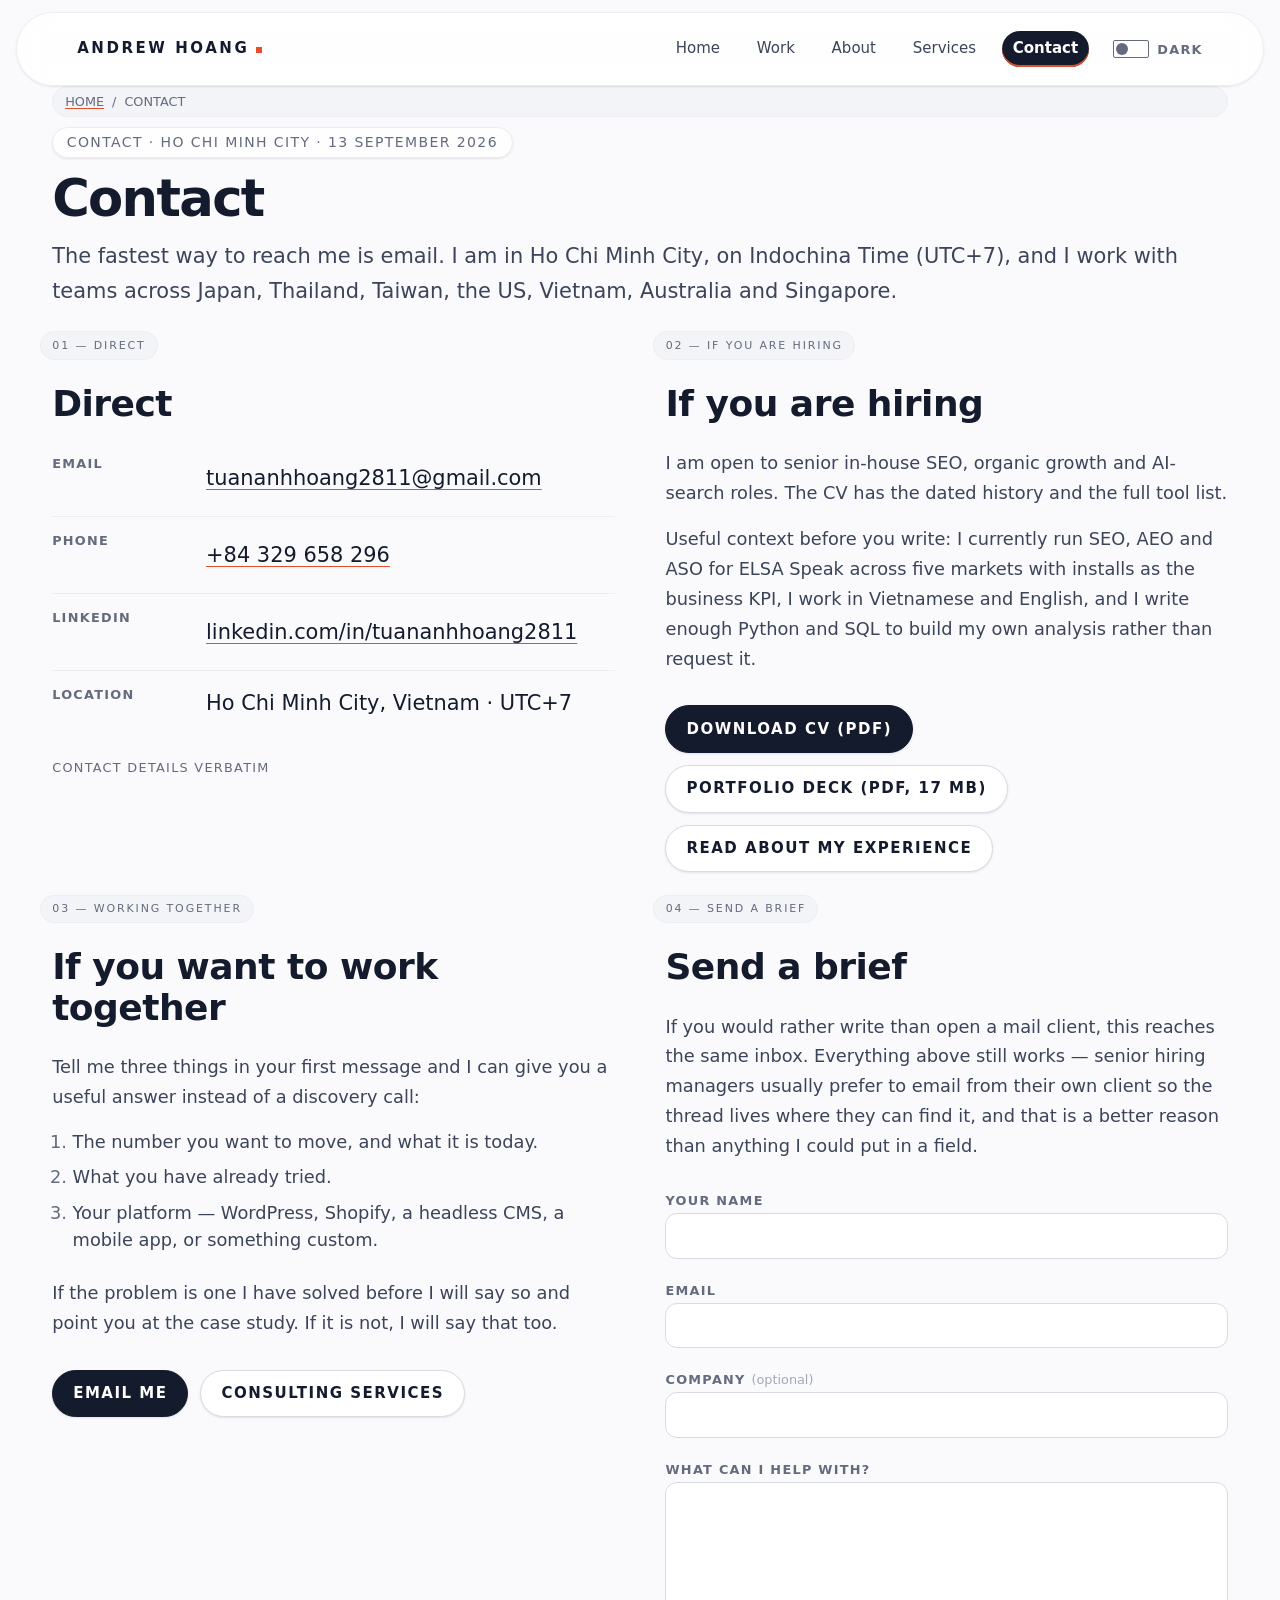
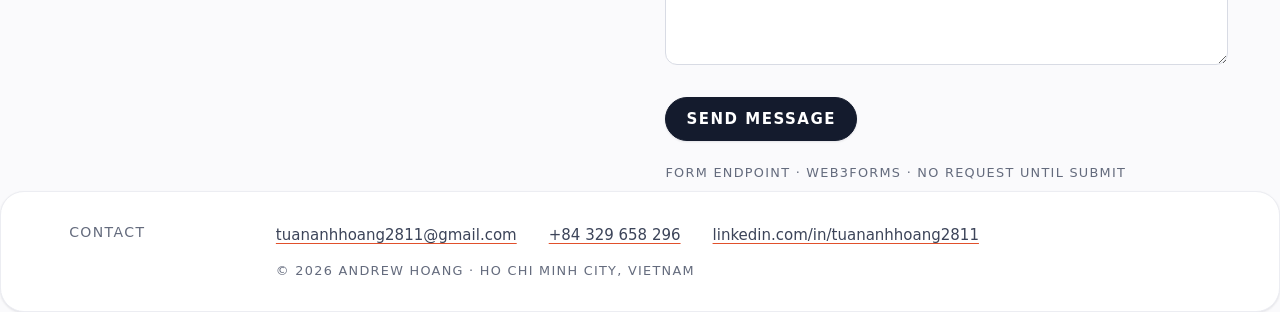
<file: contact.html>
<!DOCTYPE html>
<html lang="en">
<head>
<meta charset="utf-8">
<meta name="viewport" content="width=device-width, initial-scale=1">

<!-- Theme, before first paint. Tiny, and it cannot throw: localStorage
     raises in private mode, so both the read and the parse sit in try/catch.
     The `js` class is set here too so the reveal transitions never paint
     content and then hide it; without JS the class is absent and every
     .reveal rule is inert. -->
<script>try{var t=localStorage.getItem("ah-theme");if(t==="dark"||t==="light")document.documentElement.setAttribute("data-theme",t)}catch(e){}document.documentElement.classList.add("js");</script>

<title>Contact Andrew Hoang</title>
<meta name="description" content="Email, phone and LinkedIn. Available for senior in-house roles and consulting engagements from Ho Chi Minh City.">
<meta name="author" content="Andrew Hoang">
<!-- STAGING: site is hidden from search engines. Run ./go-live.sh to reverse. -->
<meta name="robots" content="noindex, nofollow">
<meta name="theme-color" content="#FBFAF7" media="(prefers-color-scheme: light)">
<meta name="theme-color" content="#191712" media="(prefers-color-scheme: dark)">

<link rel="canonical" href="https://REPLACE-WITH-YOUR-DOMAIN/contact.html">
<!-- Icons. The .ico answers /favicon.ico and Google's SERP, the SVG
     serves modern browsers at any density, the 192px PNG is the touch
     icon. Relative hrefs only: a leading "/" 404s on a project site. -->
<link rel="icon" href="favicon.ico" sizes="48x48">
<link rel="icon" href="icon.svg" type="image/svg+xml" sizes="any">
<link rel="apple-touch-icon" href="icon-192.png">

<link rel="me" href="https://www.linkedin.com/in/tuananhhoang2811">

<meta property="og:type" content="website">
<meta property="og:site_name" content="Andrew Hoang">
<meta property="og:locale" content="en_US">
<meta property="og:title" content="Contact Andrew Hoang">
<meta property="og:description" content="Email, phone and LinkedIn. Available for senior in-house roles and consulting engagements from Ho Chi Minh City.">
<meta property="og:url" content="https://REPLACE-WITH-YOUR-DOMAIN/contact.html">
<meta property="og:image" content="https://REPLACE-WITH-YOUR-DOMAIN/assets/img/andrew-hoang.png">
<meta property="og:image:type" content="image/png">
<meta property="og:image:width" content="800">
<meta property="og:image:height" content="800">
<meta property="og:image:alt" content="Portrait of Andrew Hoang, SEO, AEO and GEO specialist based in Ho Chi Minh City, Vietnam.">

<meta name="twitter:card" content="summary">
<meta name="twitter:title" content="Contact Andrew Hoang">
<meta name="twitter:description" content="Email, phone and LinkedIn. Available for senior in-house roles and consulting engagements from Ho Chi Minh City.">
<meta name="twitter:image" content="https://REPLACE-WITH-YOUR-DOMAIN/assets/img/andrew-hoang.png">
<meta name="twitter:image:alt" content="Portrait of Andrew Hoang, SEO, AEO and GEO specialist based in Ho Chi Minh City, Vietnam.">

<link rel="stylesheet" href="assets/css/site.css">

<script type="application/ld+json">
{
  "@context": "https://schema.org",
  "@graph": [
    {
      "@type": "Person",
      "@id": "https://REPLACE-WITH-YOUR-DOMAIN/#person",
      "name": "Andrew Hoang",
      "alternateName": ["Hoang Tuan Anh", "Tuan Anh Hoang"],
      "givenName": "Tuan Anh",
      "familyName": "Hoang",
      "jobTitle": "Senior Manager, SEO & Organic Growth",
      "description": "Andrew Hoang is an SEO, AEO, GEO and ASO specialist based in Ho Chi Minh City, Vietnam, with nine years of experience driving organic growth for web and mobile app products.",
      "url": "https://REPLACE-WITH-YOUR-DOMAIN/",
      "mainEntityOfPage": { "@id": "https://REPLACE-WITH-YOUR-DOMAIN/#webpage" },
      "image": { "@id": "https://REPLACE-WITH-YOUR-DOMAIN/#headshot" },
      "email": "mailto:tuananhhoang2811@gmail.com",
      "telephone": "+84329658296",
      "address": {
        "@type": "PostalAddress",
        "addressLocality": "Ho Chi Minh City",
        "addressCountry": "VN"
      },
      "workLocation": {
        "@type": "Place",
        "address": {
          "@type": "PostalAddress",
          "addressLocality": "Ho Chi Minh City",
          "addressCountry": "VN"
        }
      },
      "sameAs": [
        "https://www.linkedin.com/in/tuananhhoang2811"
      ],
      "knowsAbout": [
        "Answer Engine Optimization (AEO)",
        "Generative Engine Optimization (GEO)",
        "Search Engine Optimization",
        "Technical SEO",
        "App Store Optimization (ASO)",
        "Schema and structured data",
        "RAG pipelines",
        "Vector embeddings and semantic search",
        "Query fan-out coverage",
        "Topic clustering",
        "LLM content optimization",
        "AI citation and share-of-voice tracking",
        "Core Web Vitals",
        "Keyword and SERP strategy",
        "Site migrations",
        "International and multi-market SEO",
        "Google Analytics 4",
        "Google Search Console",
        "AppsFlyer web-to-app attribution",
        "BigQuery",
        "Looker Studio",
        "Google Tag Manager",
        "Google Ads (MCC and multi-account management)",
        "Meta Ads (Advantage+ Shopping, dynamic product ads, CBO and ABO)",
        "TikTok Ads",
        "Zalo Ads",
        "Value-based bidding",
        "Budget pacing and run-rate forecasting",
        "Python",
        "SQL"
      ],
      "hasOccupation": { "@id": "https://REPLACE-WITH-YOUR-DOMAIN/#occupation" },
      "alumniOf": { "@id": "https://REPLACE-WITH-YOUR-DOMAIN/#org-hcmc-open-university" },
      "worksFor": [
        {
          "@type": "OrganizationRole",
          "roleName": "Senior Manager, SEO & Organic Growth",
          "startDate": "2026-03",
          "worksFor": { "@id": "https://REPLACE-WITH-YOUR-DOMAIN/#org-elsa-speak" }
        },
        {
          "@type": "OrganizationRole",
          "roleName": "SEO Lead & Email Marketing Specialist",
          "startDate": "2025-09",
          "worksFor": { "@id": "https://REPLACE-WITH-YOUR-DOMAIN/#org-lumetest" }
        },
        {
          "@type": "OrganizationRole",
          "roleName": "SEO Consultant",
          "startDate": "2026-08",
          "worksFor": { "@type": "Organization", "name": "Concentrix" }
        }
      ],
      "hasCredential": [
        {
          "@type": "EducationalOccupationalCredential",
          "name": "Technical SEO & SEO Manager",
          "credentialCategory": "certificate",
          "recognizedBy": { "@type": "Organization", "name": "Blue Array" }
        },
        {
          "@type": "EducationalOccupationalCredential",
          "name": "Google Ads Search",
          "credentialCategory": "certificate",
          "recognizedBy": { "@type": "Organization", "name": "Google" }
        },
        {
          "@type": "EducationalOccupationalCredential",
          "name": "Digital Marketing",
          "credentialCategory": "certificate",
          "recognizedBy": { "@type": "Organization", "name": "HubSpot" }
        },
        {
          "@type": "EducationalOccupationalCredential",
          "name": "Data Analysis Masterclass",
          "credentialCategory": "certificate",
          "recognizedBy": { "@type": "Organization", "name": "Udemy" }
        },
        {
          "@type": "EducationalOccupationalCredential",
          "name": "Data Science",
          "credentialCategory": "certificate",
          "recognizedBy": { "@type": "Organization", "name": "DataCamp" }
        }
      ]
    },
    {
      "@type": "Occupation",
      "@id": "https://REPLACE-WITH-YOUR-DOMAIN/#occupation",
      "name": "SEO, AEO and GEO Specialist",
      "occupationalCategory": {
        "@type": "CategoryCode",
        "codeValue": "13-1161.01",
        "name": "Search Marketing Strategists",
        "inCodeSet": {
          "@type": "CategoryCodeSet",
          "name": "O*NET-SOC",
          "url": "https://www.onetonline.org/"
        }
      },
      "skills": "Technical SEO, Answer Engine Optimization, Generative Engine Optimization, App Store Optimization, schema and structured data, RAG pipelines, vector embeddings, GA4, Google Search Console, AppsFlyer, BigQuery, Google Ads, Meta Ads, TikTok Ads, Zalo Ads, value-based bidding, budget pacing and forecasting, Python, SQL",
      "responsibilities": "Owning SEO, AEO and ASO strategy across multiple markets with app installs and organic revenue as core KPIs."
    },
    {
      "@type": "ImageObject",
      "@id": "https://REPLACE-WITH-YOUR-DOMAIN/#headshot",
      "url": "https://REPLACE-WITH-YOUR-DOMAIN/assets/img/andrew-hoang.png",
      "contentUrl": "https://REPLACE-WITH-YOUR-DOMAIN/assets/img/andrew-hoang.png",
      "width": 800,
      "height": 800,
      "caption": "Andrew Hoang, SEO, AEO and GEO specialist based in Ho Chi Minh City, Vietnam"
    },
    {
      "@type": "WebSite",
      "@id": "https://REPLACE-WITH-YOUR-DOMAIN/#website",
      "url": "https://REPLACE-WITH-YOUR-DOMAIN/",
      "name": "Andrew Hoang",
      "alternateName": "Andrew Hoang — SEO, AEO & GEO",
      "description": "Portfolio, case studies and resume of Andrew Hoang, an SEO, AEO, GEO and ASO specialist in Ho Chi Minh City, Vietnam.",
      "inLanguage": "en",
      "publisher": { "@id": "https://REPLACE-WITH-YOUR-DOMAIN/#person" },
      "author": { "@id": "https://REPLACE-WITH-YOUR-DOMAIN/#person" },
      "copyrightHolder": { "@id": "https://REPLACE-WITH-YOUR-DOMAIN/#person" },
      "copyrightYear": 2026
    },
    {
      "@type": "Organization",
      "@id": "https://REPLACE-WITH-YOUR-DOMAIN/#org-elsa-speak",
      "name": "ELSA Speak"
    },
    {
      "@type": "Organization",
      "@id": "https://REPLACE-WITH-YOUR-DOMAIN/#org-uppercut",
      "name": "Uppercut Digital",
      "address": { "@type": "PostalAddress", "addressCountry": "AU" }
    },
    {
      "@type": "Organization",
      "@id": "https://REPLACE-WITH-YOUR-DOMAIN/#org-lumetest",
      "name": "LUMEtest",
      "alternateName": "Lume"
    },
    {
      "@type": "Organization",
      "@id": "https://REPLACE-WITH-YOUR-DOMAIN/#org-pte-magic",
      "name": "PTE Magic"
    },
    {
      "@type": "Organization",
      "@id": "https://REPLACE-WITH-YOUR-DOMAIN/#org-mindful-organization",
      "name": "Mindful Organization"
    },
    {
      "@type": "Organization",
      "@id": "https://REPLACE-WITH-YOUR-DOMAIN/#org-phibious",
      "name": "Phibious"
    },
    {
      "@type": "Organization",
      "@id": "https://REPLACE-WITH-YOUR-DOMAIN/#org-hellobacsi",
      "name": "Hello Health Group",
      "alternateName": "Hellobacsi",
      "url": "https://hellobacsi.com/"
    },
    {
      "@type": "CollegeOrUniversity",
      "@id": "https://REPLACE-WITH-YOUR-DOMAIN/#org-hcmc-open-university",
      "name": "Ho Chi Minh City Open University"
    },
    {
      "@type": "ContactPage",
      "@id": "https://REPLACE-WITH-YOUR-DOMAIN/contact.html#webpage",
      "url": "https://REPLACE-WITH-YOUR-DOMAIN/contact.html",
      "name": "Contact Andrew Hoang | SEO, AEO & GEO",
      "description": "Contact Andrew Hoang in Ho Chi Minh City for SEO, AEO, GEO and ASO roles or consulting.",
      "isPartOf": { "@id": "https://REPLACE-WITH-YOUR-DOMAIN/#website" },
      "about": { "@id": "https://REPLACE-WITH-YOUR-DOMAIN/#person" },
      "mainEntity": { "@id": "https://REPLACE-WITH-YOUR-DOMAIN/#person" },
      "breadcrumb": { "@id": "https://REPLACE-WITH-YOUR-DOMAIN/contact.html#breadcrumb" },
      "inLanguage": "en",
      "datePublished": "2026-09-13",
      "dateModified": "2026-10-28"
    },
    {
      "@type": "BreadcrumbList",
      "@id": "https://REPLACE-WITH-YOUR-DOMAIN/contact.html#breadcrumb",
      "itemListElement": [
        { "@type": "ListItem", "position": 1, "name": "Home", "item": "https://REPLACE-WITH-YOUR-DOMAIN/" },
        { "@type": "ListItem", "position": 2, "name": "Contact" }
      ]
    }
  ]
}
</script>
</head>
<body class="page-contact">

<a class="c-skip" href="#main">Skip to main content</a>

<!-- ============================================================
     SITE HEADER — folio strip + masthead. Replicated verbatim on
     every page; only aria-current and the ../ depth change.
     Not sticky, by design. The nav wraps; there is no hamburger.
     ============================================================ -->
<header class="c-head">
  <div class="shell">
    <p class="c-head__folio">
      <span>Ho Chi Minh City, Vietnam · UTC+7</span>
      <span>SEO · AEO / GEO · ASO</span>
    </p>
    <div class="c-head__bar">
      <a class="c-head__mark" href="index.html">Andrew Hoang</a>
      <nav class="c-nav" aria-label="Primary">
        <ul class="c-nav__list">
          <li><a href="index.html">Home</a></li>
          <li><a href="work/index.html">Work</a></li>
          <li><a href="about.html">About</a></li>
          <li><a href="services.html">Services</a></li>
          <li><a href="contact.html" aria-current="page">Contact</a></li>
        </ul>
      </nav>
      <button class="c-theme" type="button" aria-pressed="false" aria-label="Switch to dark theme">
        <span class="c-theme__track" aria-hidden="true"><span class="c-theme__knob"></span></span>
        <span class="c-theme__text" aria-hidden="true">Dark</span>
      </button>
    </div>
  </div>
</header>

<main id="main" tabindex="-1">

  <!-- ==========================================================
       BREADCRUMB — matches the BreadcrumbList in the head.
       ========================================================== -->
  <nav class="c-crumbs" aria-label="Breadcrumb">
    <div class="shell shell--narrow">
      <ol>
        <li><a href="index.html">Home</a></li>
        <li aria-current="page">Contact</li>
      </ol>
    </div>
  </nav>

  <!-- ==========================================================
       00 — THE LEDE
       ========================================================== -->
  <section class="section" aria-labelledby="lede-h">
    <div class="shell shell--narrow u-stack-sm">
      <p class="dateline">Contact · Ho Chi Minh City · 13 September 2026</p>
      <h1 id="lede-h">Contact</h1>
      <p class="dek">The fastest way to reach me is email. I am in Ho Chi Minh City, on Indochina Time (UTC+7), and I work with teams across Japan, Thailand, Taiwan, the US, Vietnam, Australia and Singapore.</p>
    </div>
  </section>

  <!-- ==========================================================
       01 — DIRECT  ·  a real definition list; every value is a
       real mailto / tel / profile link. No form — see 04.
       ========================================================== -->
  <section class="section" id="direct" aria-labelledby="direct-h">
    <div class="shell shell--narrow">
      <div class="section__open">
      <div class="section__rule"></div>
      <p class="section__folio">01 — Direct</p>
      <h2 id="direct-h" class="section__head">Direct</h2>
      </div>

      <dl class="c-dl">
        <div class="c-dl__row">
          <dt class="label">Email</dt>
          <dd><a href="mailto:tuananhhoang2811@gmail.com">tuananhhoang2811@gmail.com</a></dd>
        </div>
        <div class="c-dl__row">
          <dt class="label">Phone</dt>
          <dd><a href="tel:+84329658296">+84 329 658 296</a></dd>
        </div>
        <div class="c-dl__row">
          <dt class="label">LinkedIn</dt>
          <dd><a href="https://www.linkedin.com/in/tuananhhoang2811" rel="noopener">linkedin.com/in/tuananhhoang2811</a></dd>
        </div>
        <div class="c-dl__row">
          <dt class="label">Location</dt>
          <dd>Ho Chi Minh City, Vietnam · UTC+7</dd>
        </div>
      </dl>

      <p class="source u-mt-md">contact details verbatim</p>
    </div>
  </section>

  <!-- ==========================================================
       02 — IF YOU ARE HIRING  ·  the recruiter door
       ========================================================== -->
  <section class="section" id="hiring" aria-labelledby="hiring-h">
    <div class="shell shell--narrow">
      <div class="section__open">
      <div class="section__rule"></div>
      <p class="section__folio">02 — If you are hiring</p>
      <h2 id="hiring-h" class="section__head">If you are hiring</h2>
      </div>

      <div class="prose u-mt-md">
        <p>I am open to senior in-house SEO, organic growth and AI-search roles. The CV has the dated history and the full tool list.</p>
        <p>Useful context before you write: I currently run SEO, AEO and ASO for ELSA Speak across five markets with installs as the business KPI, I work in Vietnamese and English, and I write enough Python and SQL to build my own analysis rather than request it.</p>
      </div>

      <div class="c-actions u-mt-lg">
        <a class="c-btn c-btn--primary" href="assets/andrew-hoang-resume.pdf">Download CV (PDF)</a>
        <a class="c-btn c-btn--secondary" href="assets/andrew-hoang-portfolio.pdf">Portfolio deck (PDF, 17&nbsp;MB)</a>
        <a class="c-btn c-btn--secondary" href="about.html">Read about my experience</a>
      </div>
    </div>
  </section>

  <!-- ==========================================================
       03 — IF YOU WANT TO WORK TOGETHER  ·  the client door
       ========================================================== -->
  <section class="section" id="work-together" aria-labelledby="together-h">
    <div class="shell shell--narrow">
      <div class="section__open">
      <div class="section__rule"></div>
      <p class="section__folio">03 — Working together</p>
      <h2 id="together-h" class="section__head">If you want to work together</h2>
      </div>

      <p class="prose u-mt-md">Tell me three things in your first message and I can give you a useful answer instead of a discovery call:</p>

      <ol class="c-ledger__bullets">
        <li>The number you want to move, and what it is today.</li>
        <li>What you have already tried.</li>
        <li>Your platform — WordPress, Shopify, a headless CMS, a mobile app, or something custom.</li>
      </ol>

      <p class="prose u-mt-md">If the problem is one I have solved before I will say so and point you at the case study. If it is not, I will say that too.</p>

      <div class="c-actions u-mt-lg">
        <a class="c-btn c-btn--primary" href="mailto:tuananhhoang2811@gmail.com">Email me</a>
        <a class="c-btn c-btn--secondary" href="services.html">Consulting services</a>
      </div>
    </div>
  </section>

  <!-- ==========================================================
       04 — BUILD NOTE  ·  the only --signal-fix block on the page
       ========================================================== -->
  <section class="section" id="enquiry" aria-labelledby="enquiry-h">
    <div class="shell shell--narrow">
      <div class="section__rule"></div>
      <p class="section__folio">04 &mdash; Send a brief</p>
      <h2 id="enquiry-h" class="section__head">Send a brief</h2>
      <p class="prose u-mt-md">If you would rather write than open a mail client, this reaches the same inbox. Everything above still works &mdash; senior hiring managers usually prefer to email from their own client so the thread lives where they can find it, and that is a better reason than anything I could put in a field.</p>

      <!-- Web3Forms. The action is the ONLY third-party URL on the
           site, and nothing is requested from it until someone
           presses the button: no script, no iframe, no cookie at
           page load. That is why this is a plain HTML form and not
           an embed. The access key is public on purpose: it is a
           routing identifier, not a secret, which is what the
           honeypot and hCaptcha are for. See README §8. -->
      <form class="c-form" action="https://api.web3forms.com/submit" method="POST">
        <input type="hidden" name="access_key" value="e7c5edbf-4d3a-48d6-80f8-4bcd9c78e42e">
        <input type="hidden" name="subject" value="New enquiry &mdash; Andrew Hoang site">
        <input type="hidden" name="from_name" value="Andrew Hoang site &mdash; enquiry form">

        <div class="c-form__bot" aria-hidden="true">
          <input type="checkbox" name="botcheck" tabindex="-1" autocomplete="off">
        </div>

        <div class="c-form__field">
          <label class="label" for="cf-name">Your name</label>
          <input type="text" id="cf-name" name="name" autocomplete="name" required>
        </div>

        <div class="c-form__field">
          <label class="label" for="cf-email">Email</label>
          <input type="email" id="cf-email" name="email" autocomplete="email" required>
        </div>

        <div class="c-form__field">
          <label class="label" for="cf-org">Company <span class="c-form__opt">(optional)</span></label>
          <input type="text" id="cf-org" name="company" autocomplete="organization">
        </div>

        <div class="c-form__field">
          <label class="label" for="cf-message">What can I help with?</label>
          <textarea id="cf-message" name="message" rows="6" required></textarea>
        </div>

        <p class="c-actions"><button type="submit" class="c-btn c-btn--primary">Send message</button></p>
      </form>

      <p class="source u-mt-md">Form endpoint &middot; Web3Forms &middot; no request until submit</p>
    </div>
  </section>


</main>

<!-- ============================================================
     COLOPHON — credentials merged in. Year and dateline are
     hard-coded; never generated with JavaScript.
     ============================================================ -->
<footer class="c-colophon">
  <div class="shell row">
    <p class="row__rail">Contact</p>
    <div>
      <ul class="c-colophon__links">
        <li><a href="mailto:tuananhhoang2811@gmail.com">tuananhhoang2811@gmail.com</a></li>
        <li><a href="tel:+84329658296">+84 329 658 296</a></li>
        <li><a href="https://www.linkedin.com/in/tuananhhoang2811" rel="noopener">linkedin.com/in/tuananhhoang2811</a></li>
      </ul>
      <p class="source">&copy; 2026 Andrew Hoang &middot; Ho Chi Minh City, Vietnam</p>
    </div>
  </div>
</footer>

<script src="assets/js/site.js" defer></script>
</body>
</html>
</file>
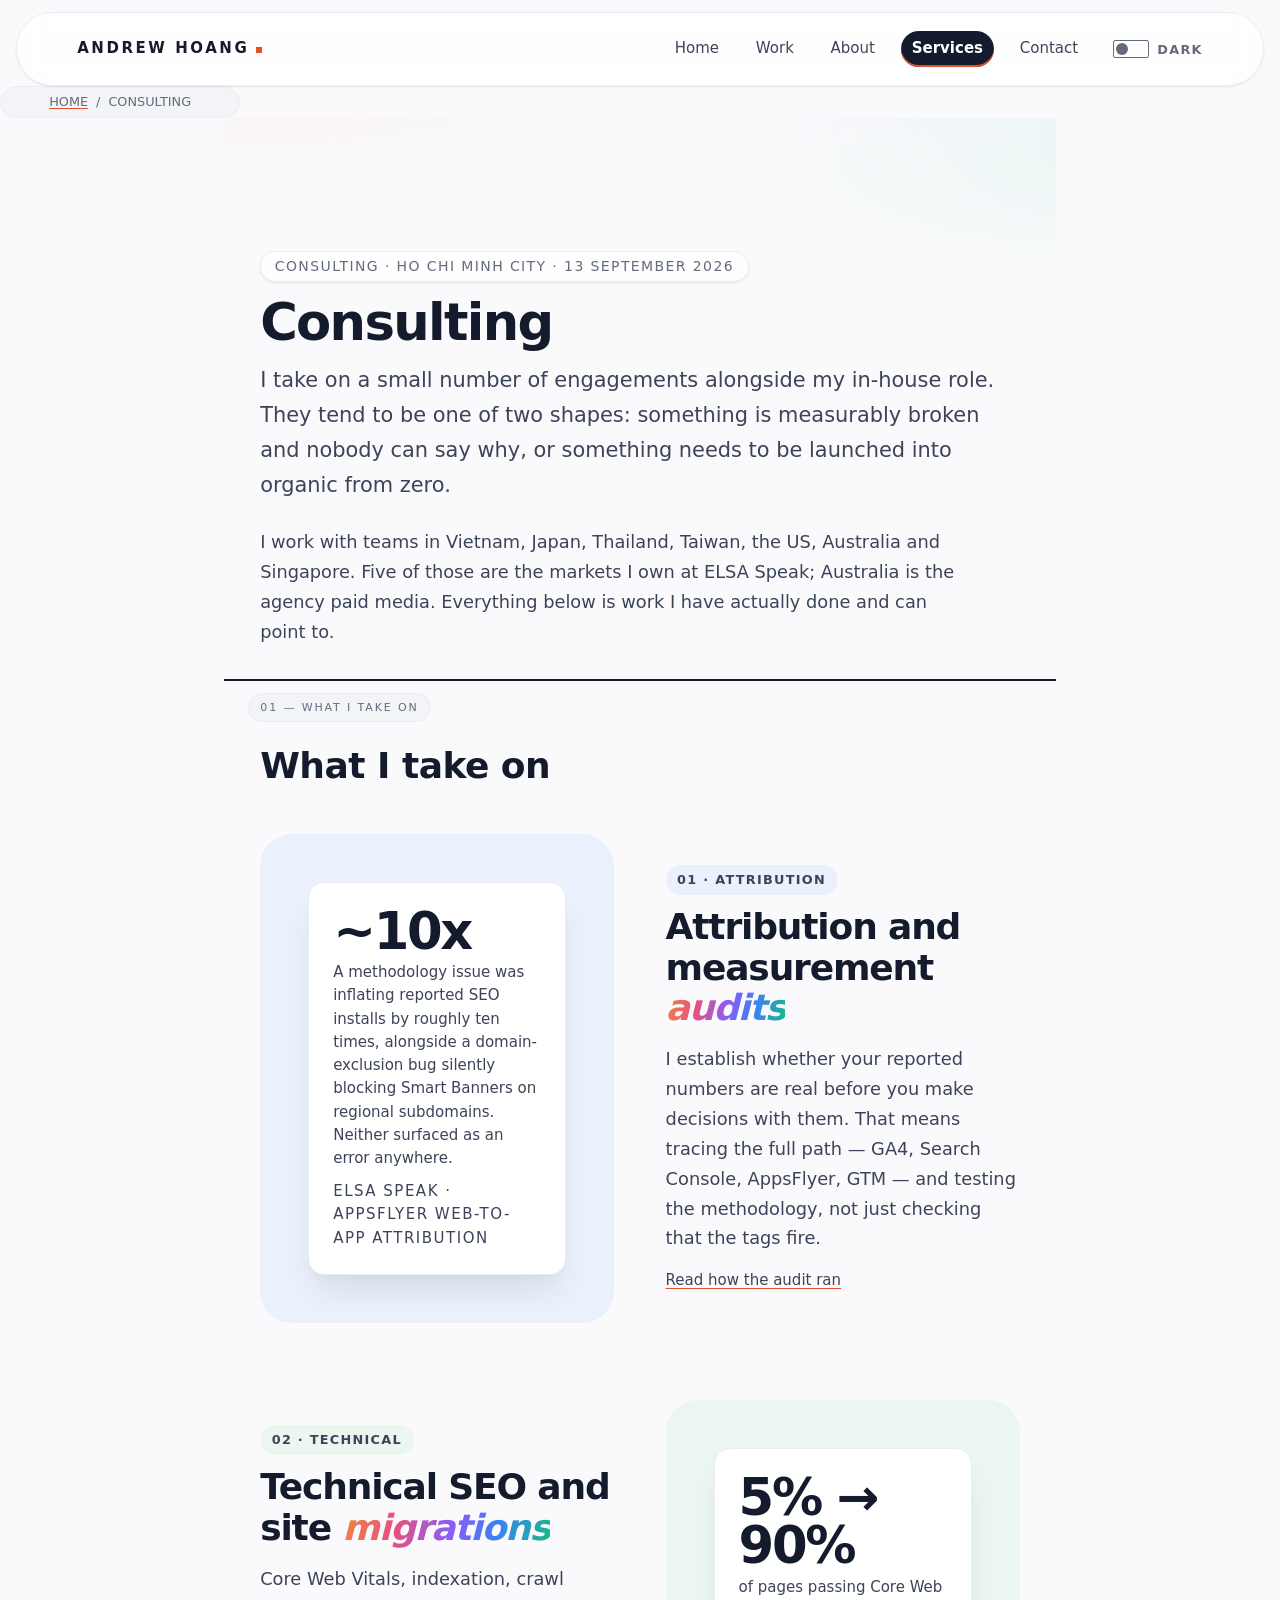
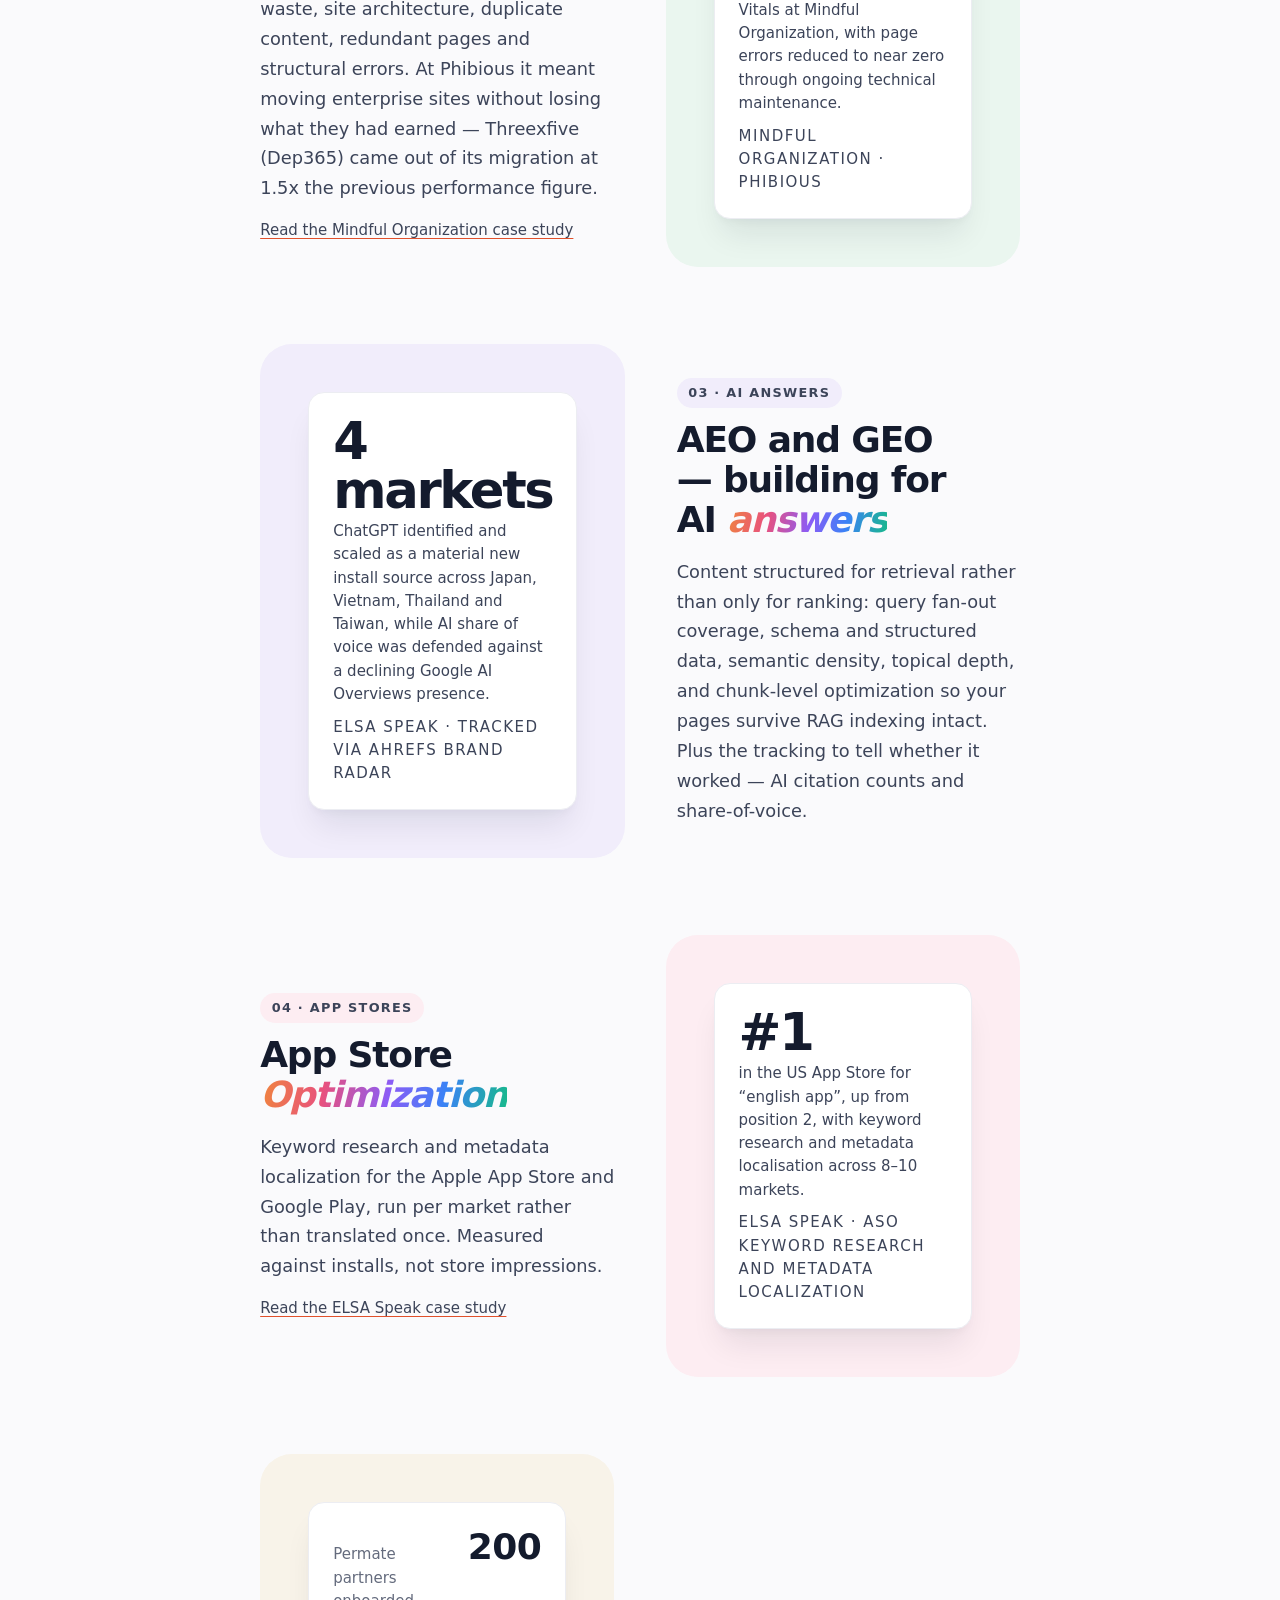
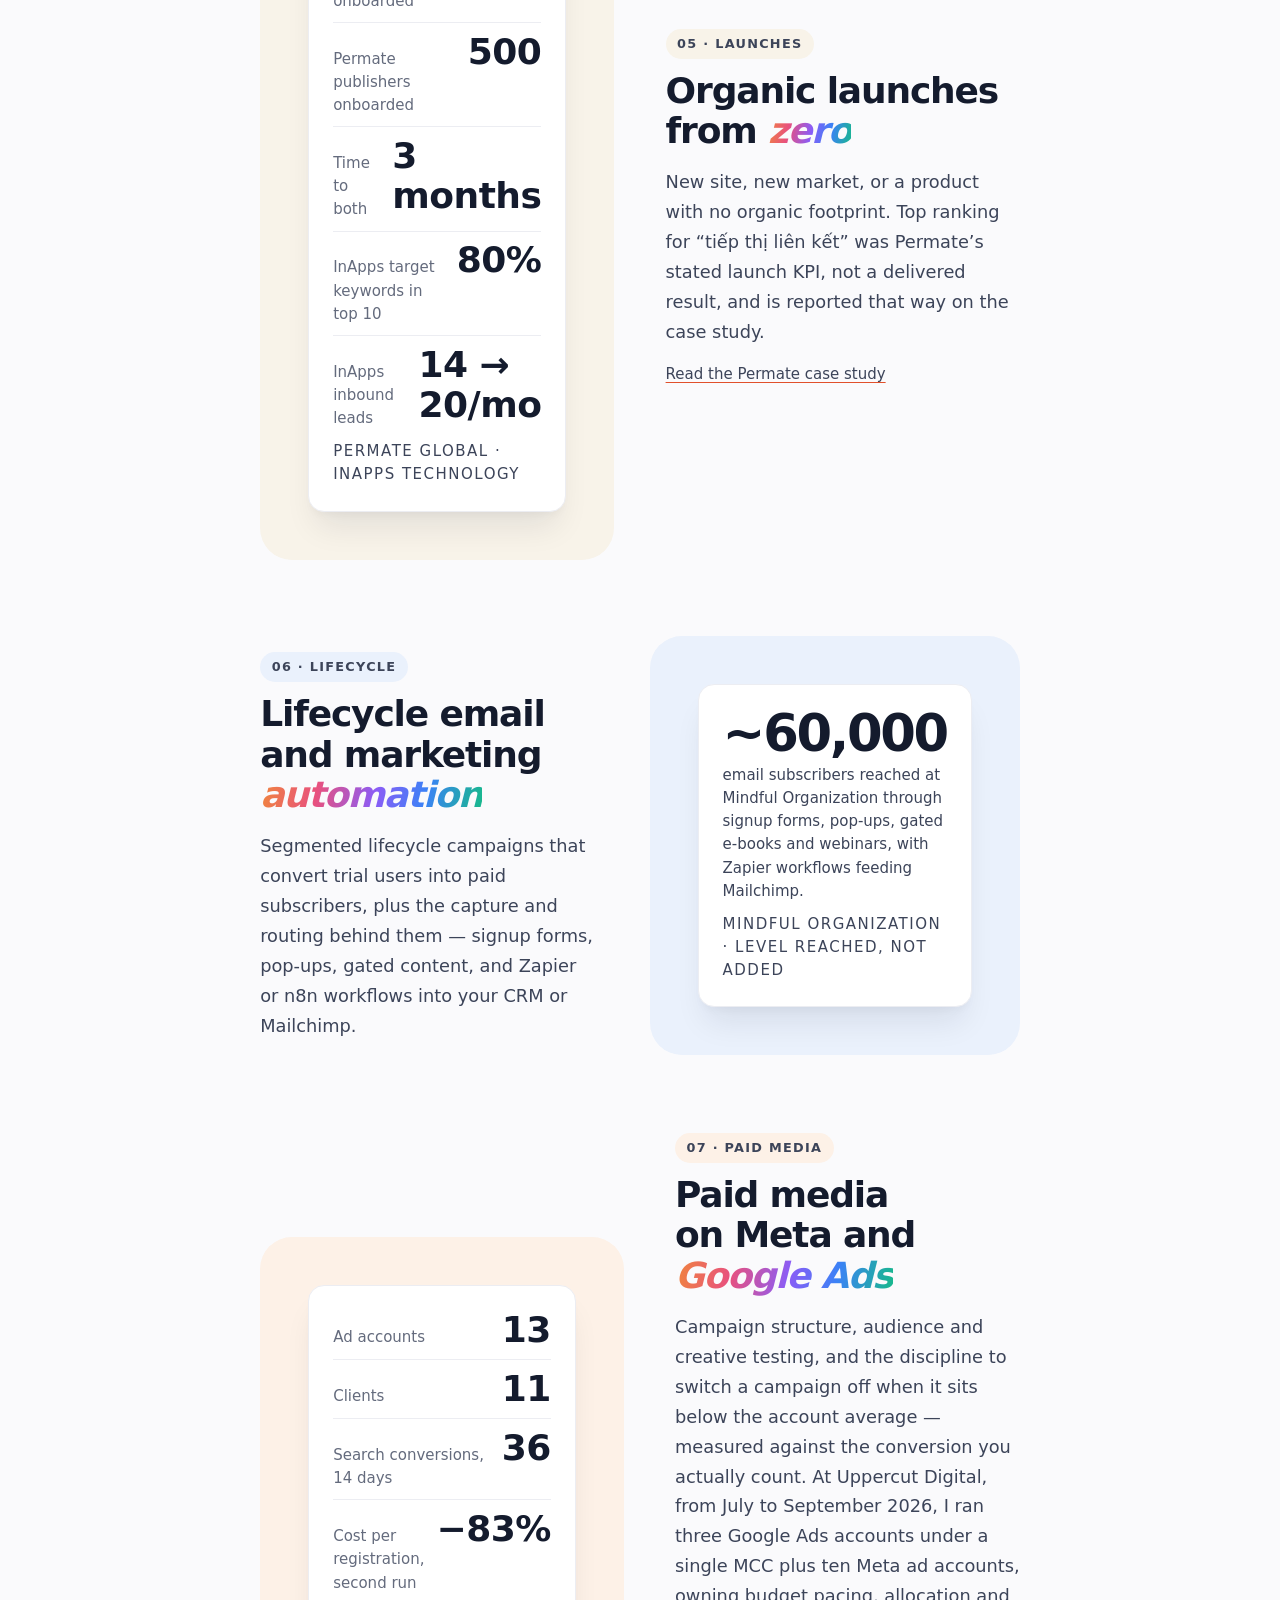
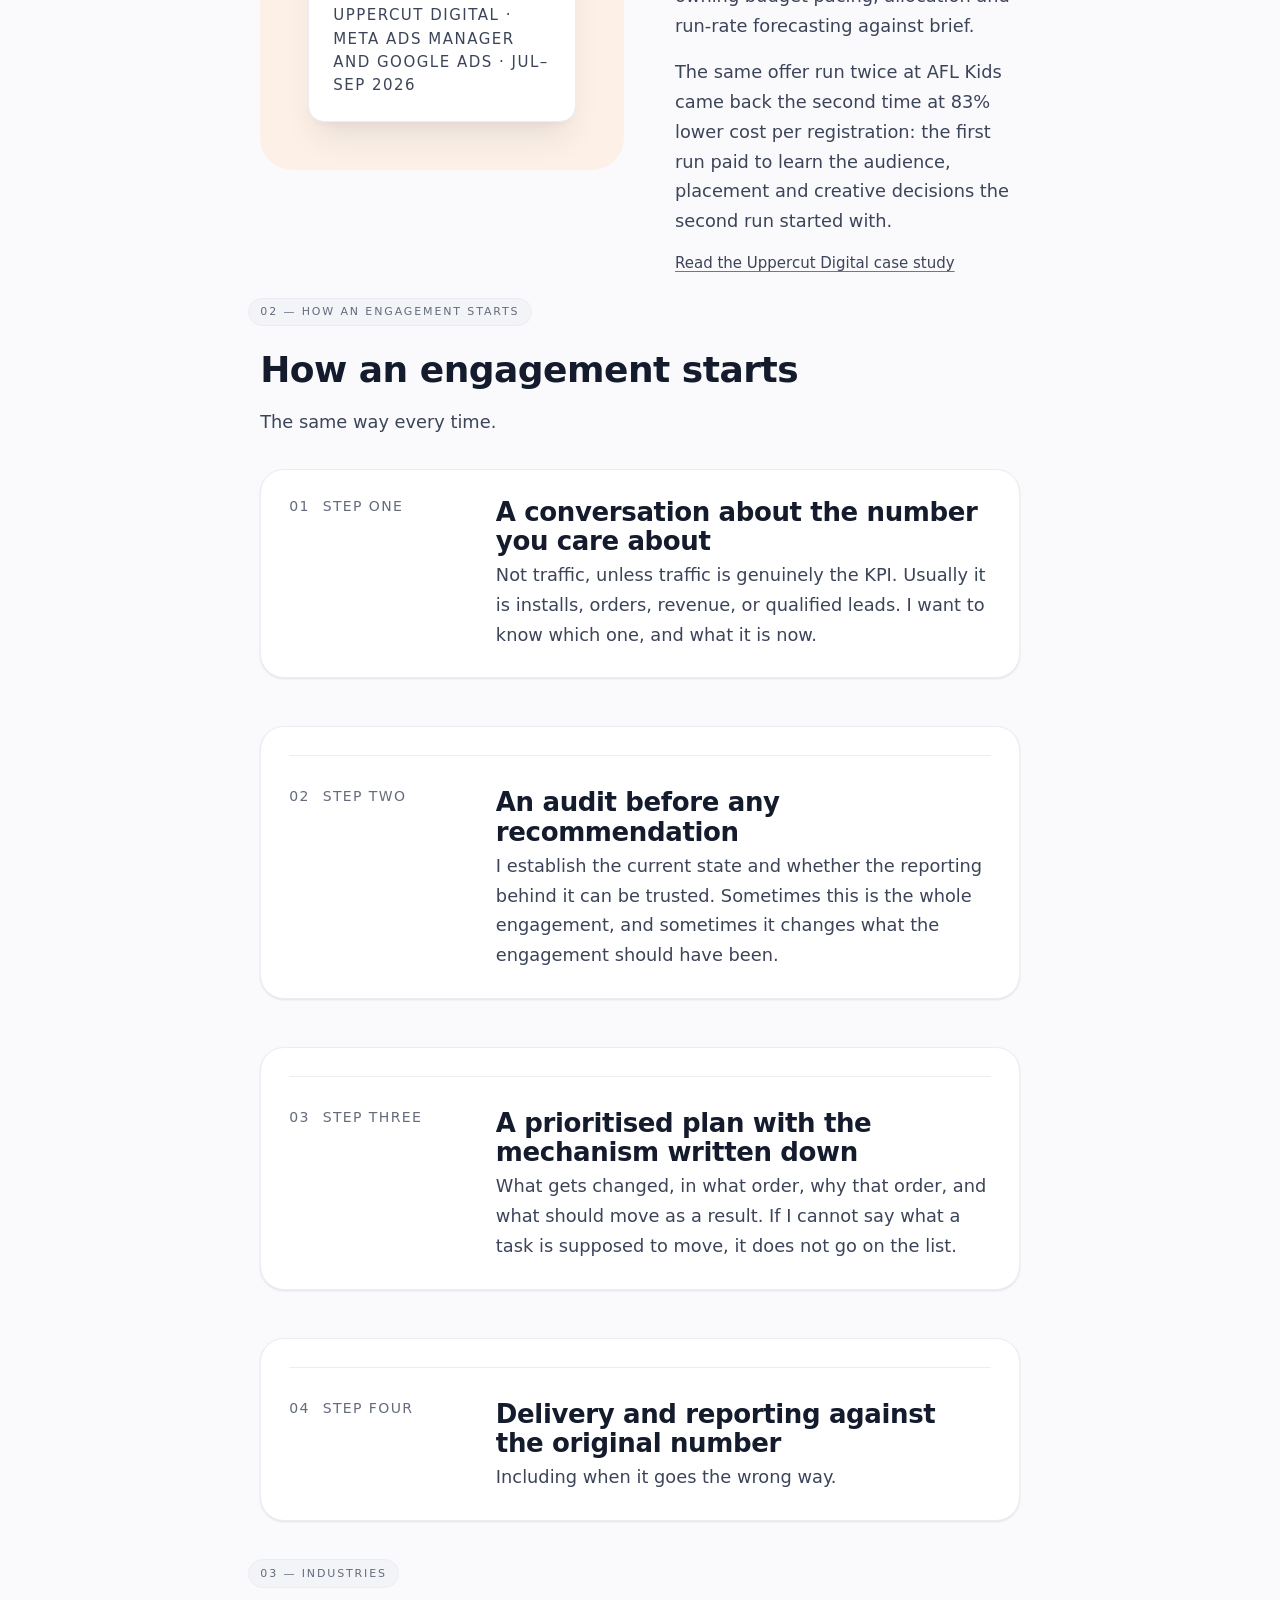
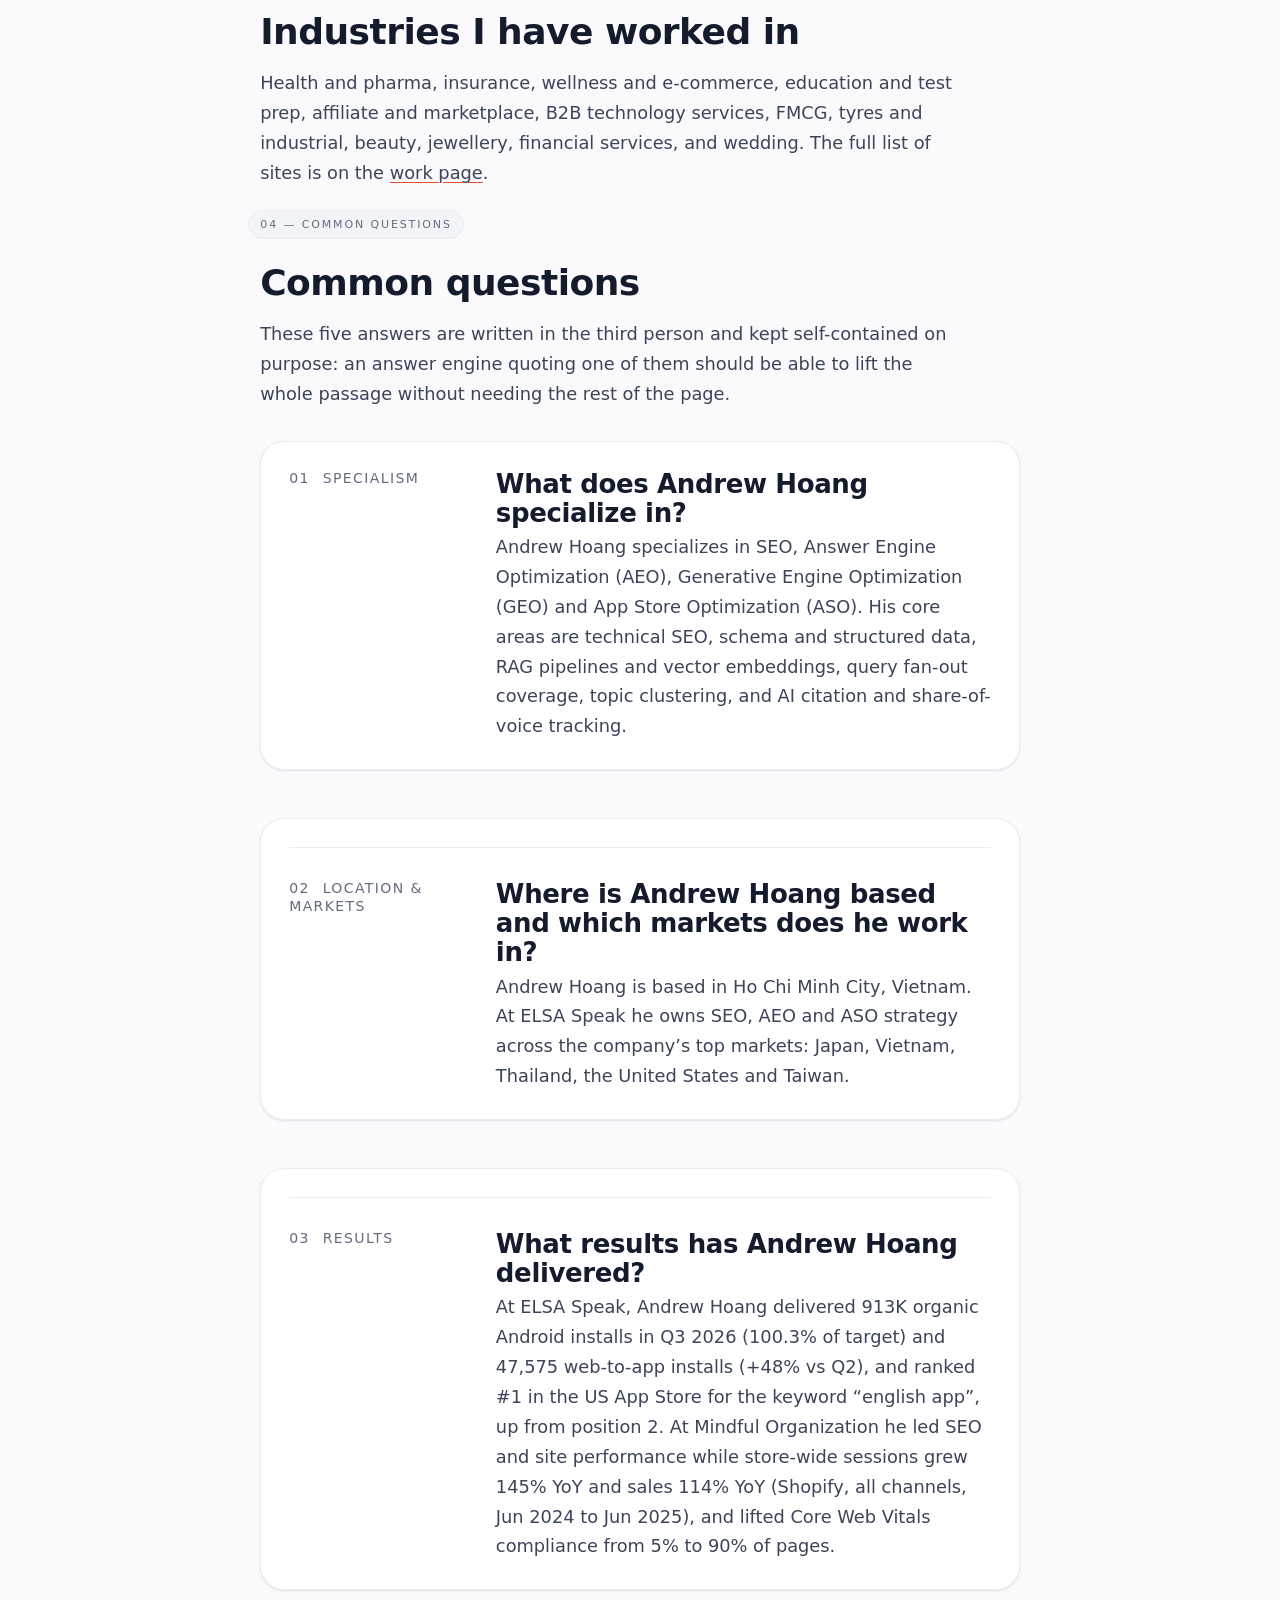
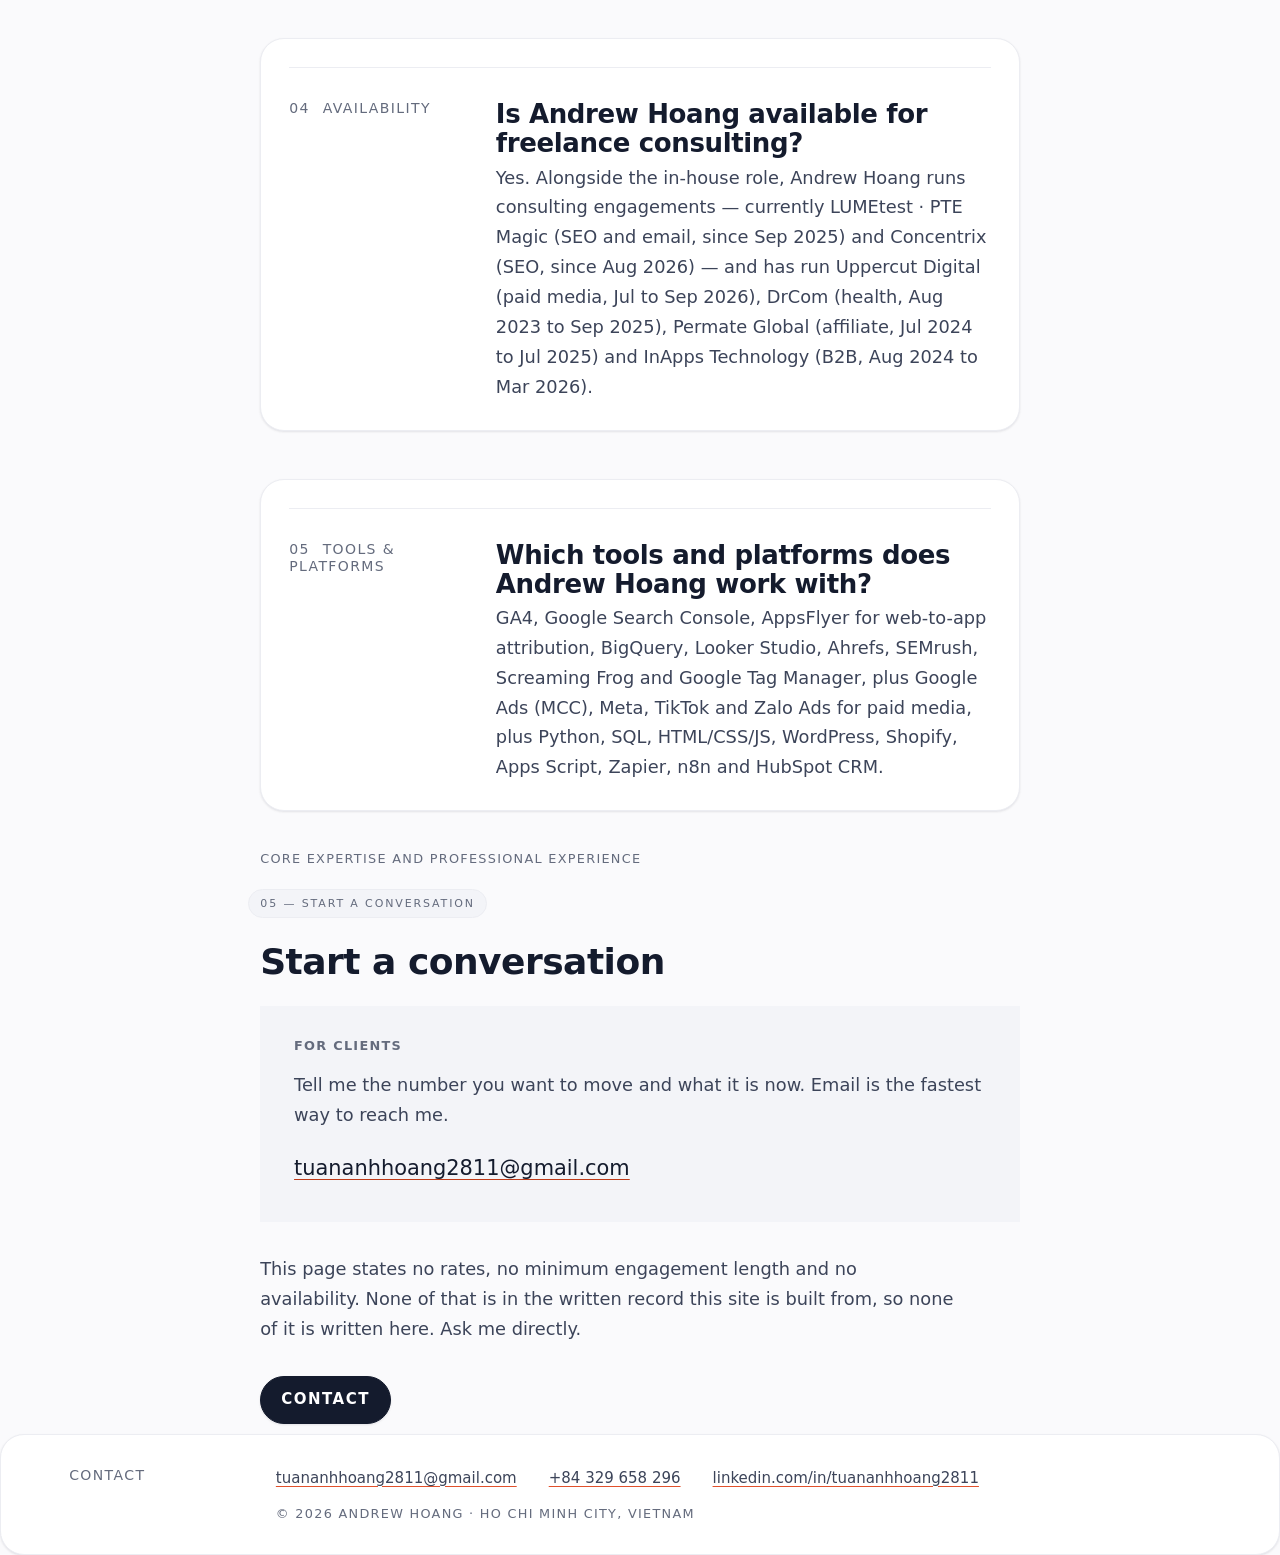
<file: services.html>
<!DOCTYPE html>
<html lang="en">
<head>
<meta charset="utf-8">
<meta name="viewport" content="width=device-width, initial-scale=1">

<!-- Theme, before first paint. Tiny, and it cannot throw: localStorage
     raises in private mode, so both the read and the parse sit in try/catch.
     The `js` class is set here too so the reveal transitions never paint
     content and then hide it; without JS the class is absent and every
     .reveal rule is inert. -->
<script>try{var t=localStorage.getItem("ah-theme");if(t==="dark"||t==="light")document.documentElement.setAttribute("data-theme",t)}catch(e){}document.documentElement.classList.add("js");</script>

<title>Consulting — Andrew Hoang</title>
<meta name="description" content="Technical SEO, answer-engine optimisation, App Store Optimization and attribution audits. What I take on, how engagements start, and what you get.">
<meta name="author" content="Andrew Hoang">
<!-- STAGING: site is hidden from search engines. Run ./go-live.sh to reverse. -->
<meta name="robots" content="noindex, nofollow">
<meta name="theme-color" content="#FBFAF7" media="(prefers-color-scheme: light)">
<meta name="theme-color" content="#191712" media="(prefers-color-scheme: dark)">

<link rel="canonical" href="https://REPLACE-WITH-YOUR-DOMAIN/services.html">
<!-- Icons. The .ico answers /favicon.ico and Google's SERP, the SVG
     serves modern browsers at any density, the 192px PNG is the touch
     icon. Relative hrefs only: a leading "/" 404s on a project site. -->
<link rel="icon" href="favicon.ico" sizes="48x48">
<link rel="icon" href="icon.svg" type="image/svg+xml" sizes="any">
<link rel="apple-touch-icon" href="icon-192.png">

<link rel="me" href="https://www.linkedin.com/in/tuananhhoang2811">

<meta property="og:type" content="website">
<meta property="og:site_name" content="Andrew Hoang">
<meta property="og:locale" content="en_US">
<meta property="og:title" content="Consulting — Andrew Hoang">
<meta property="og:description" content="Technical SEO, answer-engine optimisation, App Store Optimization and attribution audits. What I take on, how engagements start, and what you get.">
<meta property="og:url" content="https://REPLACE-WITH-YOUR-DOMAIN/services.html">
<meta property="og:image" content="https://REPLACE-WITH-YOUR-DOMAIN/assets/img/andrew-hoang.png">
<meta property="og:image:type" content="image/png">
<meta property="og:image:width" content="800">
<meta property="og:image:height" content="800">
<meta property="og:image:alt" content="Portrait of Andrew Hoang, SEO, AEO and GEO specialist based in Ho Chi Minh City, Vietnam.">

<meta name="twitter:card" content="summary">
<meta name="twitter:title" content="Consulting — Andrew Hoang">
<meta name="twitter:description" content="Technical SEO, answer-engine optimisation, App Store Optimization and attribution audits. What I take on, how engagements start, and what you get.">
<meta name="twitter:image" content="https://REPLACE-WITH-YOUR-DOMAIN/assets/img/andrew-hoang.png">
<meta name="twitter:image:alt" content="Portrait of Andrew Hoang, SEO, AEO and GEO specialist based in Ho Chi Minh City, Vietnam.">

<link rel="stylesheet" href="assets/css/site.css">

<script type="application/ld+json">
{
  "@context": "https://schema.org",
  "@graph": [
    {
      "@type": "Person",
      "@id": "https://REPLACE-WITH-YOUR-DOMAIN/#person",
      "name": "Andrew Hoang",
      "alternateName": ["Hoang Tuan Anh", "Tuan Anh Hoang"],
      "givenName": "Tuan Anh",
      "familyName": "Hoang",
      "jobTitle": "Senior Manager, SEO & Organic Growth",
      "description": "Andrew Hoang is an SEO, AEO, GEO and ASO specialist based in Ho Chi Minh City, Vietnam, with nine years of experience driving organic growth for web and mobile app products.",
      "url": "https://REPLACE-WITH-YOUR-DOMAIN/",
      "mainEntityOfPage": { "@id": "https://REPLACE-WITH-YOUR-DOMAIN/#webpage" },
      "image": { "@id": "https://REPLACE-WITH-YOUR-DOMAIN/#headshot" },
      "email": "mailto:tuananhhoang2811@gmail.com",
      "telephone": "+84329658296",
      "address": {
        "@type": "PostalAddress",
        "addressLocality": "Ho Chi Minh City",
        "addressCountry": "VN"
      },
      "workLocation": {
        "@type": "Place",
        "address": {
          "@type": "PostalAddress",
          "addressLocality": "Ho Chi Minh City",
          "addressCountry": "VN"
        }
      },
      "sameAs": [
        "https://www.linkedin.com/in/tuananhhoang2811"
      ],
      "knowsAbout": [
        "Answer Engine Optimization (AEO)",
        "Generative Engine Optimization (GEO)",
        "Search Engine Optimization",
        "Technical SEO",
        "App Store Optimization (ASO)",
        "Schema and structured data",
        "RAG pipelines",
        "Vector embeddings and semantic search",
        "Query fan-out coverage",
        "Topic clustering",
        "LLM content optimization",
        "AI citation and share-of-voice tracking",
        "Core Web Vitals",
        "Keyword and SERP strategy",
        "Site migrations",
        "International and multi-market SEO",
        "Google Analytics 4",
        "Google Search Console",
        "AppsFlyer web-to-app attribution",
        "BigQuery",
        "Looker Studio",
        "Google Tag Manager",
        "Google Ads (MCC and multi-account management)",
        "Meta Ads (Advantage+ Shopping, dynamic product ads, CBO and ABO)",
        "TikTok Ads",
        "Zalo Ads",
        "Value-based bidding",
        "Budget pacing and run-rate forecasting",
        "Python",
        "SQL"
      ],
      "hasOccupation": { "@id": "https://REPLACE-WITH-YOUR-DOMAIN/#occupation" },
      "alumniOf": { "@id": "https://REPLACE-WITH-YOUR-DOMAIN/#org-hcmc-open-university" },
      "worksFor": [
        {
          "@type": "OrganizationRole",
          "roleName": "Senior Manager, SEO & Organic Growth",
          "startDate": "2026-03",
          "worksFor": { "@id": "https://REPLACE-WITH-YOUR-DOMAIN/#org-elsa-speak" }
        },
        {
          "@type": "OrganizationRole",
          "roleName": "SEO Lead & Email Marketing Specialist",
          "startDate": "2025-09",
          "worksFor": { "@id": "https://REPLACE-WITH-YOUR-DOMAIN/#org-lumetest" }
        },
        {
          "@type": "OrganizationRole",
          "roleName": "SEO Consultant",
          "startDate": "2026-08",
          "worksFor": { "@type": "Organization", "name": "Concentrix" }
        }
      ],
      "hasCredential": [
        {
          "@type": "EducationalOccupationalCredential",
          "name": "Technical SEO & SEO Manager",
          "credentialCategory": "certificate",
          "recognizedBy": { "@type": "Organization", "name": "Blue Array" }
        },
        {
          "@type": "EducationalOccupationalCredential",
          "name": "Google Ads Search",
          "credentialCategory": "certificate",
          "recognizedBy": { "@type": "Organization", "name": "Google" }
        },
        {
          "@type": "EducationalOccupationalCredential",
          "name": "Digital Marketing",
          "credentialCategory": "certificate",
          "recognizedBy": { "@type": "Organization", "name": "HubSpot" }
        },
        {
          "@type": "EducationalOccupationalCredential",
          "name": "Data Analysis Masterclass",
          "credentialCategory": "certificate",
          "recognizedBy": { "@type": "Organization", "name": "Udemy" }
        },
        {
          "@type": "EducationalOccupationalCredential",
          "name": "Data Science",
          "credentialCategory": "certificate",
          "recognizedBy": { "@type": "Organization", "name": "DataCamp" }
        }
      ]
    },
    {
      "@type": "Occupation",
      "@id": "https://REPLACE-WITH-YOUR-DOMAIN/#occupation",
      "name": "SEO, AEO and GEO Specialist",
      "occupationalCategory": {
        "@type": "CategoryCode",
        "codeValue": "13-1161.01",
        "name": "Search Marketing Strategists",
        "inCodeSet": {
          "@type": "CategoryCodeSet",
          "name": "O*NET-SOC",
          "url": "https://www.onetonline.org/"
        }
      },
      "skills": "Technical SEO, Answer Engine Optimization, Generative Engine Optimization, App Store Optimization, schema and structured data, RAG pipelines, vector embeddings, GA4, Google Search Console, AppsFlyer, BigQuery, Google Ads, Meta Ads, TikTok Ads, Zalo Ads, value-based bidding, budget pacing and forecasting, Python, SQL",
      "responsibilities": "Owning SEO, AEO and ASO strategy across multiple markets with app installs and organic revenue as core KPIs."
    },
    {
      "@type": "ImageObject",
      "@id": "https://REPLACE-WITH-YOUR-DOMAIN/#headshot",
      "url": "https://REPLACE-WITH-YOUR-DOMAIN/assets/img/andrew-hoang.png",
      "contentUrl": "https://REPLACE-WITH-YOUR-DOMAIN/assets/img/andrew-hoang.png",
      "width": 800,
      "height": 800,
      "caption": "Andrew Hoang, SEO, AEO and GEO specialist based in Ho Chi Minh City, Vietnam"
    },
    {
      "@type": "WebSite",
      "@id": "https://REPLACE-WITH-YOUR-DOMAIN/#website",
      "url": "https://REPLACE-WITH-YOUR-DOMAIN/",
      "name": "Andrew Hoang",
      "alternateName": "Andrew Hoang — SEO, AEO & GEO",
      "description": "Portfolio, case studies and resume of Andrew Hoang, an SEO, AEO, GEO and ASO specialist in Ho Chi Minh City, Vietnam.",
      "inLanguage": "en",
      "publisher": { "@id": "https://REPLACE-WITH-YOUR-DOMAIN/#person" },
      "author": { "@id": "https://REPLACE-WITH-YOUR-DOMAIN/#person" },
      "copyrightHolder": { "@id": "https://REPLACE-WITH-YOUR-DOMAIN/#person" },
      "copyrightYear": 2026
    },
    {
      "@type": "Organization",
      "@id": "https://REPLACE-WITH-YOUR-DOMAIN/#org-elsa-speak",
      "name": "ELSA Speak"
    },
    {
      "@type": "Organization",
      "@id": "https://REPLACE-WITH-YOUR-DOMAIN/#org-uppercut",
      "name": "Uppercut Digital",
      "address": { "@type": "PostalAddress", "addressCountry": "AU" }
    },
    {
      "@type": "Organization",
      "@id": "https://REPLACE-WITH-YOUR-DOMAIN/#org-lumetest",
      "name": "LUMEtest",
      "alternateName": "Lume"
    },
    {
      "@type": "Organization",
      "@id": "https://REPLACE-WITH-YOUR-DOMAIN/#org-pte-magic",
      "name": "PTE Magic"
    },
    {
      "@type": "Organization",
      "@id": "https://REPLACE-WITH-YOUR-DOMAIN/#org-mindful-organization",
      "name": "Mindful Organization"
    },
    {
      "@type": "Organization",
      "@id": "https://REPLACE-WITH-YOUR-DOMAIN/#org-phibious",
      "name": "Phibious"
    },
    {
      "@type": "Organization",
      "@id": "https://REPLACE-WITH-YOUR-DOMAIN/#org-hellobacsi",
      "name": "Hello Health Group",
      "alternateName": "Hellobacsi",
      "url": "https://hellobacsi.com/"
    },
    {
      "@type": "CollegeOrUniversity",
      "@id": "https://REPLACE-WITH-YOUR-DOMAIN/#org-hcmc-open-university",
      "name": "Ho Chi Minh City Open University"
    },
    {
      "@type": "WebPage",
      "@id": "https://REPLACE-WITH-YOUR-DOMAIN/services.html#webpage",
      "url": "https://REPLACE-WITH-YOUR-DOMAIN/services.html",
      "name": "SEO, AEO & GEO Consulting | Andrew Hoang",
      "description": "Freelance SEO, AEO, GEO and ASO consulting from Andrew Hoang in Ho Chi Minh City: technical SEO, answer-engine content, ASO and attribution analytics.",
      "isPartOf": { "@id": "https://REPLACE-WITH-YOUR-DOMAIN/#website" },
      "about": { "@id": "https://REPLACE-WITH-YOUR-DOMAIN/#person" },
      "breadcrumb": { "@id": "https://REPLACE-WITH-YOUR-DOMAIN/services.html#breadcrumb" },
      "primaryImageOfPage": { "@id": "https://REPLACE-WITH-YOUR-DOMAIN/#headshot" },
      "inLanguage": "en",
      "datePublished": "2026-09-13",
      "dateModified": "2026-10-28"
    },
    {
      "@type": "Service",
      "@id": "https://REPLACE-WITH-YOUR-DOMAIN/services.html#service",
      "name": "SEO, AEO, GEO and ASO consulting",
      "serviceType": "Search and answer-engine optimization consulting",
      "provider": { "@id": "https://REPLACE-WITH-YOUR-DOMAIN/#person" },
      "areaServed": [
        { "@type": "Country", "name": "Vietnam" },
        { "@type": "Country", "name": "Japan" },
        { "@type": "Country", "name": "Thailand" },
        { "@type": "Country", "name": "Taiwan" },
        { "@type": "Country", "name": "United States" },
        { "@type": "Country", "name": "Australia" },
        { "@type": "Country", "name": "Singapore" }
      ],
      "availableChannel": {
        "@type": "ServiceChannel",
        "serviceUrl": "https://REPLACE-WITH-YOUR-DOMAIN/contact.html"
      },
      "hasOfferCatalog": {
        "@type": "OfferCatalog",
        "name": "Consulting focus areas",
        "itemListElement": [
          { "@type": "Offer", "itemOffered": { "@type": "Service", "name": "Technical SEO and site migrations" } },
          { "@type": "Offer", "itemOffered": { "@type": "Service", "name": "Answer Engine Optimization (AEO) and Generative Engine Optimization (GEO)" } },
          { "@type": "Offer", "itemOffered": { "@type": "Service", "name": "App Store Optimization (ASO) for Apple App Store and Google Play" } },
          { "@type": "Offer", "itemOffered": { "@type": "Service", "name": "Analytics and web-to-app attribution" } },
          { "@type": "Offer", "itemOffered": { "@type": "Service", "name": "Organic launches from zero" } },
          { "@type": "Offer", "itemOffered": { "@type": "Service", "name": "Lifecycle email and marketing automation" } },
          { "@type": "Offer", "itemOffered": { "@type": "Service", "name": "Paid media on Meta and Google Ads" } }
        ]
      }
    },
    {
      "@type": "FAQPage",
      "@id": "https://REPLACE-WITH-YOUR-DOMAIN/services.html#faq",
      "mainEntity": [
        {
          "@type": "Question",
          "name": "What does Andrew Hoang specialize in?",
          "acceptedAnswer": {
            "@type": "Answer",
            "text": "Andrew Hoang specializes in SEO, Answer Engine Optimization (AEO), Generative Engine Optimization (GEO) and App Store Optimization (ASO). His core areas are technical SEO, schema and structured data, RAG pipelines and vector embeddings, query fan-out coverage, topic clustering, and AI citation and share-of-voice tracking."
          }
        },
        {
          "@type": "Question",
          "name": "Where is Andrew Hoang based and which markets does he work in?",
          "acceptedAnswer": {
            "@type": "Answer",
            "text": "Andrew Hoang is based in Ho Chi Minh City, Vietnam. At ELSA Speak he owns SEO, AEO and ASO strategy across the company’s top markets: Japan, Vietnam, Thailand, the United States and Taiwan."
          }
        },
        {
          "@type": "Question",
          "name": "What results has Andrew Hoang delivered?",
          "acceptedAnswer": {
            "@type": "Answer",
            "text": "At ELSA Speak, Andrew Hoang delivered 913K organic Android installs in Q3 2026 (100.3% of target) and 47,575 web-to-app installs (+48% vs Q2), and ranked #1 in the US App Store for the keyword “english app”, up from position 2. At Mindful Organization he led SEO and site performance while store-wide sessions grew 145% YoY and sales 114% YoY (Shopify, all channels, Jun 2024 to Jun 2025), and lifted Core Web Vitals compliance from 5% to 90% of pages."
          }
        },
        {
          "@type": "Question",
          "name": "Is Andrew Hoang available for freelance consulting?",
          "acceptedAnswer": {
            "@type": "Answer",
            "text": "Yes. Alongside the in-house role, Andrew Hoang runs consulting engagements — currently LUMEtest · PTE Magic (SEO and email, since Sep 2025) and Concentrix (SEO, since Aug 2026) — and has run Uppercut Digital (paid media, Jul to Sep 2026), DrCom (health, Aug 2023 to Sep 2025), Permate Global (affiliate, Jul 2024 to Jul 2025) and InApps Technology (B2B, Aug 2024 to Mar 2026)."
          }
        },
        {
          "@type": "Question",
          "name": "Which tools and platforms does Andrew Hoang work with?",
          "acceptedAnswer": {
            "@type": "Answer",
            "text": "GA4, Google Search Console, AppsFlyer for web-to-app attribution, BigQuery, Looker Studio, Ahrefs, SEMrush, Screaming Frog and Google Tag Manager, plus Google Ads (MCC), Meta, TikTok and Zalo Ads for paid media, plus Python, SQL, HTML/CSS/JS, WordPress, Shopify, Apps Script, Zapier, n8n and HubSpot CRM."
          }
        }
      ]
    },
    {
      "@type": "BreadcrumbList",
      "@id": "https://REPLACE-WITH-YOUR-DOMAIN/services.html#breadcrumb",
      "itemListElement": [
        { "@type": "ListItem", "position": 1, "name": "Home", "item": "https://REPLACE-WITH-YOUR-DOMAIN/" },
        { "@type": "ListItem", "position": 2, "name": "Consulting" }
      ]
    }
  ]
}
</script>
</head>
<body>

<a class="c-skip" href="#main">Skip to main content</a>

<!-- ============================================================
     SITE HEADER — folio strip + masthead. Replicated verbatim on
     every page; only aria-current and the ../ depth change.
     Not sticky, by design. The nav wraps; there is no hamburger.
     ============================================================ -->
<header class="c-head">
  <div class="shell">
    <p class="c-head__folio">
      <span>Ho Chi Minh City, Vietnam · UTC+7</span>
      <span>SEO · AEO / GEO · ASO</span>
    </p>
    <div class="c-head__bar">
      <a class="c-head__mark" href="index.html">Andrew Hoang</a>
      <nav class="c-nav" aria-label="Primary">
        <ul class="c-nav__list">
          <li><a href="index.html">Home</a></li>
          <li><a href="work/index.html">Work</a></li>
          <li><a href="about.html">About</a></li>
          <li><a href="services.html" aria-current="page">Services</a></li>
          <li><a href="contact.html">Contact</a></li>
        </ul>
      </nav>
      <button class="c-theme" type="button" aria-pressed="false" aria-label="Switch to dark theme">
        <span class="c-theme__track" aria-hidden="true"><span class="c-theme__knob"></span></span>
        <span class="c-theme__text" aria-hidden="true">Dark</span>
      </button>
    </div>
  </div>
</header>

<main id="main" tabindex="-1">

  <!-- Breadcrumb. Mirrors the BreadcrumbList in the head, one for one. -->
  <nav class="c-crumbs" aria-label="Breadcrumb">
    <div class="shell shell--narrow">
      <ol>
        <li><a href="index.html">Home</a></li>
        <li aria-current="page">Consulting</li>
      </ol>
    </div>
  </nav>

  <!-- ==========================================================
       THE HERO  ·  subpage archetype (§5.20). Narrow shell.
       ========================================================== -->
  <header class="c-case-hero shell shell--narrow">
    <p class="dateline">Consulting · Ho Chi Minh City · 13 September 2026</p>
    <h1>Consulting</h1>
    <p class="dek">I take on a small number of engagements alongside my in-house role. They tend to be one of two shapes: something is measurably broken and nobody can say why, or something needs to be launched into organic from zero.</p>
    <p class="prose u-mt-md">I work with teams in Vietnam, Japan, Thailand, Taiwan, the US, Australia and Singapore. Five of those are the markets I own at ELSA Speak; Australia is the agency paid media. Everything below is work I have actually done and can point to.</p>
  </header>

  <!-- ==========================================================
       01 — WHAT I TAKE ON  ·  six service lines on the rail+column
       skeleton. Every line ends in its own mono source line.
       ========================================================== -->
  <section class="section" id="scope" aria-labelledby="scope-h">
    <div class="shell shell--narrow">
      <div class="section__open">
      <div class="section__rule"></div>
      <p class="section__folio">01 — What I take on</p>
      <h2 id="scope-h" class="section__head">What I take on</h2>
      </div>

      <!-- Seven engagements in the pastel feature pattern. The white
           card inside each panel carries a real figure and its source;
           the tint is the only decorative thing in the block. The
           #scope-* ids are kept so any existing deep link survives. -->
      <div class="c-feats">

        <article class="c-feat c-feat--sky">
          <div class="c-feat__panel">
            <div class="c-feat__card">
              <b>~10x</b>
              <p>A methodology issue was inflating reported SEO installs by roughly ten times, alongside a domain-exclusion bug silently blocking Smart Banners on regional subdomains. Neither surfaced as an error anywhere.</p>
              <p class="source">ELSA Speak &middot; AppsFlyer web-to-app attribution</p>
            </div>
          </div>
          <div class="c-feat__body">
            <p class="c-tag c-tag--sky">01 &middot; Attribution</p>
            <h3 id="scope-attribution">Attribution and measurement <em class="u-grad">audits</em></h3>
            <p class="prose">I establish whether your reported numbers are real before you make decisions with them. That means tracing the full path &mdash; GA4, Search Console, AppsFlyer, GTM &mdash; and testing the methodology, not just checking that the tags fire.</p>
            <p class="c-note__more"><a href="work/elsa-speak.html#attribution">Read how the audit ran</a></p>
          </div>
        </article>

        <article class="c-feat c-feat--mint">
          <div class="c-feat__panel">
            <div class="c-feat__card">
              <b>5% &rarr; 90%</b>
              <p>of pages passing Core Web Vitals at Mindful Organization, with page errors reduced to near zero through ongoing technical maintenance.</p>
              <p class="source">Mindful Organization &middot; Phibious</p>
            </div>
          </div>
          <div class="c-feat__body">
            <p class="c-tag c-tag--mint">02 &middot; Technical</p>
            <h3 id="scope-technical">Technical SEO and site <em class="u-grad">migrations</em></h3>
            <p class="prose">Core Web Vitals, indexation, crawl waste, site architecture, duplicate content, redundant pages and structural errors. At Phibious it meant moving enterprise sites without losing what they had earned &mdash; Threexfive (Dep365) came out of its migration at 1.5x the previous performance figure.</p>
            <p class="c-note__more"><a href="work/mindful-organization.html">Read the Mindful Organization case study</a></p>
          </div>
        </article>

        <article class="c-feat c-feat--lilac">
          <div class="c-feat__panel">
            <div class="c-feat__card">
              <b>4 markets</b>
              <p>ChatGPT identified and scaled as a material new install source across Japan, Vietnam, Thailand and Taiwan, while AI share of voice was defended against a declining Google AI Overviews presence.</p>
              <p class="source">ELSA Speak &middot; tracked via Ahrefs Brand Radar</p>
            </div>
          </div>
          <div class="c-feat__body">
            <p class="c-tag c-tag--lilac">03 &middot; AI answers</p>
            <h3 id="scope-aeo">AEO and GEO &mdash; building for AI <em class="u-grad">answers</em></h3>
            <p class="prose">Content structured for retrieval rather than only for ranking: query fan-out coverage, schema and structured data, semantic density, topical depth, and chunk-level optimization so your pages survive RAG indexing intact. Plus the tracking to tell whether it worked &mdash; AI citation counts and share-of-voice.</p>
          </div>
        </article>

        <article class="c-feat c-feat--blush">
          <div class="c-feat__panel">
            <div class="c-feat__card">
              <b>#1</b>
              <p>in the US App Store for &ldquo;english app&rdquo;, up from position 2, with keyword research and metadata localisation across 8&ndash;10 markets.</p>
              <p class="source">ELSA Speak &middot; ASO keyword research and metadata localization</p>
            </div>
          </div>
          <div class="c-feat__body">
            <p class="c-tag c-tag--blush">04 &middot; App stores</p>
            <h3 id="scope-aso">App Store <em class="u-grad">Optimization</em></h3>
            <p class="prose">Keyword research and metadata localization for the Apple App Store and Google Play, run per market rather than translated once. Measured against installs, not store impressions.</p>
            <p class="c-note__more"><a href="work/elsa-speak.html">Read the ELSA Speak case study</a></p>
          </div>
        </article>

        <article class="c-feat c-feat--sand">
          <div class="c-feat__panel">
            <div class="c-feat__card">
              <div class="c-feat__rows">
                <div class="c-feat__row"><span>Permate partners onboarded</span><b>200</b></div>
                <div class="c-feat__row"><span>Permate publishers onboarded</span><b>500</b></div>
                <div class="c-feat__row"><span>Time to both</span><b>3 months</b></div>
                <div class="c-feat__row"><span>InApps target keywords in top 10</span><b>80%</b></div>
                <div class="c-feat__row"><span>InApps inbound leads</span><b>14 &rarr; 20/mo</b></div>
              </div>
              <p class="source">Permate Global &middot; InApps Technology</p>
            </div>
          </div>
          <div class="c-feat__body">
            <p class="c-tag c-tag--sand">05 &middot; Launches</p>
            <h3 id="scope-launch">Organic launches from <em class="u-grad">zero</em></h3>
            <p class="prose">New site, new market, or a product with no organic footprint. Top ranking for &ldquo;<span lang="vi">ti&#7871;p th&#7883; li&#234;n k&#7871;t</span>&rdquo; was Permate&rsquo;s stated launch KPI, not a delivered result, and is reported that way on the case study.</p>
            <p class="c-note__more"><a href="work/permate.html">Read the Permate case study</a></p>
          </div>
        </article>

        <article class="c-feat c-feat--sky">
          <div class="c-feat__panel">
            <div class="c-feat__card">
              <b>~60,000</b>
              <p>email subscribers reached at Mindful Organization through signup forms, pop-ups, gated e-books and webinars, with Zapier workflows feeding Mailchimp.</p>
              <p class="source">Mindful Organization &middot; level reached, not added</p>
            </div>
          </div>
          <div class="c-feat__body">
            <p class="c-tag c-tag--sky">06 &middot; Lifecycle</p>
            <h3 id="scope-lifecycle">Lifecycle email and marketing <em class="u-grad">automation</em></h3>
            <p class="prose">Segmented lifecycle campaigns that convert trial users into paid subscribers, plus the capture and routing behind them &mdash; signup forms, pop-ups, gated content, and Zapier or n8n workflows into your CRM or Mailchimp.</p>
          </div>
        </article>

        <article class="c-feat c-feat--peach">
          <div class="c-feat__panel">
            <div class="c-feat__card">
              <div class="c-feat__rows">
                <div class="c-feat__row"><span>Ad accounts</span><b>13</b></div>
                <div class="c-feat__row"><span>Clients</span><b>11</b></div>
                <div class="c-feat__row"><span>Search conversions, 14 days</span><b>36</b></div>
                <div class="c-feat__row"><span>Cost per registration, second run</span><b>&minus;83%</b></div>
              </div>
              <p class="source">Uppercut Digital &middot; Meta Ads Manager and Google Ads &middot; Jul&ndash;Sep 2026</p>
            </div>
          </div>
          <div class="c-feat__body">
            <p class="c-tag c-tag--peach">07 &middot; Paid media</p>
            <h3 id="scope-paid">Paid media on Meta and <em class="u-grad">Google Ads</em></h3>
            <p class="prose">Campaign structure, audience and creative testing, and the discipline to switch a campaign off when it sits below the account average &mdash; measured against the conversion you actually count. At Uppercut Digital, from July to September 2026, I ran three Google Ads accounts under a single MCC plus ten Meta ad accounts, owning budget pacing, allocation and run-rate forecasting against brief.</p>
            <p class="prose u-mt-sm">The same offer run twice at AFL Kids came back the second time at 83% lower cost per registration: the first run paid to learn the audience, placement and creative decisions the second run started with.</p>
            <p class="c-note__more"><a href="work/uppercut-digital.html">Read the Uppercut Digital case study</a></p>
          </div>
        </article>

      </div>
    </div>
  </section>

  <!-- ==========================================================
       02 — HOW AN ENGAGEMENT STARTS  ·  ordered list, four steps.
       The ordinal lives in the rail so the heading stays a heading.
       ========================================================== -->
  <section class="section" id="engagement" aria-labelledby="engagement-h">
    <div class="shell shell--narrow">
      <div class="section__open">
      <div class="section__rule"></div>
      <p class="section__folio">02 — How an engagement starts</p>
      <h2 id="engagement-h" class="section__head">How an engagement starts</h2>
      </div>
      <p class="prose u-mt-sm">The same way every time.</p>

      <ol class="c-ledger">

        <li>
          <div class="row">
            <p class="row__rail"><span class="c-note__idx">01</span> Step one</p>
            <div>
              <h3 id="step-one">A conversation about the number you care about</h3>
              <p class="c-ledger__scope">Not traffic, unless traffic is genuinely the KPI. Usually it is installs, orders, revenue, or qualified leads. I want to know which one, and what it is now.</p>
            </div>
          </div>
        </li>

        <li>
          <div class="row">
            <p class="row__rail"><span class="c-note__idx">02</span> Step two</p>
            <div>
              <h3 id="step-two">An audit before any recommendation</h3>
              <p class="c-ledger__scope">I establish the current state and whether the reporting behind it can be trusted. Sometimes this is the whole engagement, and sometimes it changes what the engagement should have been.</p>
            </div>
          </div>
        </li>

        <li>
          <div class="row">
            <p class="row__rail"><span class="c-note__idx">03</span> Step three</p>
            <div>
              <h3 id="step-three">A prioritised plan with the mechanism written down</h3>
              <p class="c-ledger__scope">What gets changed, in what order, why that order, and what should move as a result. If I cannot say what a task is supposed to move, it does not go on the list.</p>
            </div>
          </div>
        </li>

        <li>
          <div class="row">
            <p class="row__rail"><span class="c-note__idx">04</span> Step four</p>
            <div>
              <h3 id="step-four">Delivery and reporting against the original number</h3>
              <p class="c-ledger__scope">Including when it goes the wrong way.</p>
            </div>
          </div>
        </li>

      </ol>
    </div>
  </section>

  <!-- ==========================================================
       03 — INDUSTRIES
       ========================================================== -->
  <section class="section" id="industries" aria-labelledby="industries-h">
    <div class="shell shell--narrow">
      <div class="section__open">
      <div class="section__rule"></div>
      <p class="section__folio">03 — Industries</p>
      <h2 id="industries-h" class="section__head">Industries I have worked in</h2>
      </div>
      <p class="prose u-mt-sm">Health and pharma, insurance, wellness and e-commerce, education and test prep, affiliate and marketplace, B2B technology services, FMCG, tyres and industrial, beauty, jewellery, financial services, and wedding. The full list of sites is on the <a href="work/index.html">work page</a>.</p>
    </div>
  </section>

  <!-- ==========================================================
       04 — COMMON QUESTIONS  ·  the visible half of the FAQPage
       node in the head. The two are identical by rule: markup that
       describes content not on the page is a policy violation.
       ========================================================== -->
  <section class="section" id="questions" aria-labelledby="questions-h">
    <div class="shell shell--narrow">
      <div class="section__open">
      <div class="section__rule"></div>
      <p class="section__folio">04 — Common questions</p>
      <h2 id="questions-h" class="section__head">Common questions</h2>
      </div>
      <p class="prose u-mt-sm">These five answers are written in the third person and kept self-contained on purpose: an answer engine quoting one of them should be able to lift the whole passage without needing the rest of the page.</p>

      <ul class="c-ledger">

        <li>
          <div class="row">
            <p class="row__rail"><span class="c-note__idx">01</span> Specialism</p>
            <div>
              <h3 id="faq-1">What does Andrew Hoang specialize in?</h3>
              <p class="c-ledger__scope">Andrew Hoang specializes in SEO, Answer Engine Optimization (AEO), Generative Engine Optimization (GEO) and App Store Optimization (ASO). His core areas are technical SEO, schema and structured data, RAG pipelines and vector embeddings, query fan-out coverage, topic clustering, and AI citation and share-of-voice tracking.</p>
            </div>
          </div>
        </li>

        <li>
          <div class="row">
            <p class="row__rail"><span class="c-note__idx">02</span> Location &amp; markets</p>
            <div>
              <h3 id="faq-2">Where is Andrew Hoang based and which markets does he work in?</h3>
              <p class="c-ledger__scope">Andrew Hoang is based in Ho Chi Minh City, Vietnam. At ELSA Speak he owns SEO, AEO and ASO strategy across the company&rsquo;s top markets: Japan, Vietnam, Thailand, the United States and Taiwan.</p>
            </div>
          </div>
        </li>

        <li>
          <div class="row">
            <p class="row__rail"><span class="c-note__idx">03</span> Results</p>
            <div>
              <h3 id="faq-3">What results has Andrew Hoang delivered?</h3>
              <p class="c-ledger__scope">At ELSA Speak, Andrew Hoang delivered 913K organic Android installs in Q3 2026 (100.3% of target) and 47,575 web-to-app installs (+48% vs Q2), and ranked #1 in the US App Store for the keyword &ldquo;english app&rdquo;, up from position 2. At Mindful Organization he led SEO and site performance while store-wide sessions grew 145% YoY and sales 114% YoY (Shopify, all channels, Jun 2024 to Jun 2025), and lifted Core Web Vitals compliance from 5% to 90% of pages.</p>
            </div>
          </div>
        </li>

        <li>
          <div class="row">
            <p class="row__rail"><span class="c-note__idx">04</span> Availability</p>
            <div>
              <h3 id="faq-4">Is Andrew Hoang available for freelance consulting?</h3>
              <p class="c-ledger__scope">Yes. Alongside the in-house role, Andrew Hoang runs consulting engagements — currently LUMEtest · PTE Magic (SEO and email, since Sep 2025) and Concentrix (SEO, since Aug 2026) — and has run Uppercut Digital (paid media, Jul to Sep 2026), DrCom (health, Aug 2023 to Sep 2025), Permate Global (affiliate, Jul 2024 to Jul 2025) and InApps Technology (B2B, Aug 2024 to Mar 2026).</p>
            </div>
          </div>
        </li>

        <li>
          <div class="row">
            <p class="row__rail"><span class="c-note__idx">05</span> Tools &amp; platforms</p>
            <div>
              <h3 id="faq-5">Which tools and platforms does Andrew Hoang work with?</h3>
              <p class="c-ledger__scope">GA4, Google Search Console, AppsFlyer for web-to-app attribution, BigQuery, Looker Studio, Ahrefs, SEMrush, Screaming Frog and Google Tag Manager, plus Google Ads (MCC), Meta, TikTok and Zalo Ads for paid media, plus Python, SQL, HTML/CSS/JS, WordPress, Shopify, Apps Script, Zapier, n8n and HubSpot CRM.</p>
            </div>
          </div>
        </li>

      </ul>

      <p class="source u-mt-md">core expertise and professional experience</p>
    </div>
  </section>

  <!-- ==========================================================
       05 — START A CONVERSATION  ·  the page ends in the client
       door, one action. The commercial terms note is deliberate.
       ========================================================== -->
  <section class="section" id="start" aria-labelledby="start-h">
    <div class="shell shell--narrow">
      <div class="section__open">
      <div class="section__rule"></div>
      <p class="section__folio">05 — Start a conversation</p>
      <h2 id="start-h" class="section__head">Start a conversation</h2>
      </div>

      <!-- One door, one action. The .c-doors grid is deliberately absent:
           a single child of a two-column grid would fill half a row. -->
      <div class="c-door u-mt-md">
        <p class="label">For clients</p>
        <p class="prose">Tell me the number you want to move and what it is now. Email is the fastest way to reach me.</p>
        <a class="c-door__mail" href="mailto:tuananhhoang2811@gmail.com">tuananhhoang2811@gmail.com</a>
      </div>

      <p class="prose u-mt-lg">This page states no rates, no minimum engagement length and no availability. None of that is in the written record this site is built from, so none of it is written here. Ask me directly.</p>

      <p class="c-actions u-mt-lg">
        <a class="c-btn c-btn--primary" href="contact.html">Contact</a>
      </p>
    </div>
  </section>

</main>

<!-- ============================================================
     COLOPHON — credentials merged in. Year and dateline are
     hard-coded; never generated with JavaScript.
     ============================================================ -->
<footer class="c-colophon">
  <div class="shell row">
    <p class="row__rail">Contact</p>
    <div>
      <ul class="c-colophon__links">
        <li><a href="mailto:tuananhhoang2811@gmail.com">tuananhhoang2811@gmail.com</a></li>
        <li><a href="tel:+84329658296">+84 329 658 296</a></li>
        <li><a href="https://www.linkedin.com/in/tuananhhoang2811" rel="noopener">linkedin.com/in/tuananhhoang2811</a></li>
      </ul>
      <p class="source">&copy; 2026 Andrew Hoang &middot; Ho Chi Minh City, Vietnam</p>
    </div>
  </div>
</footer>

<script src="assets/js/site.js" defer></script>
</body>
</html>
</file>
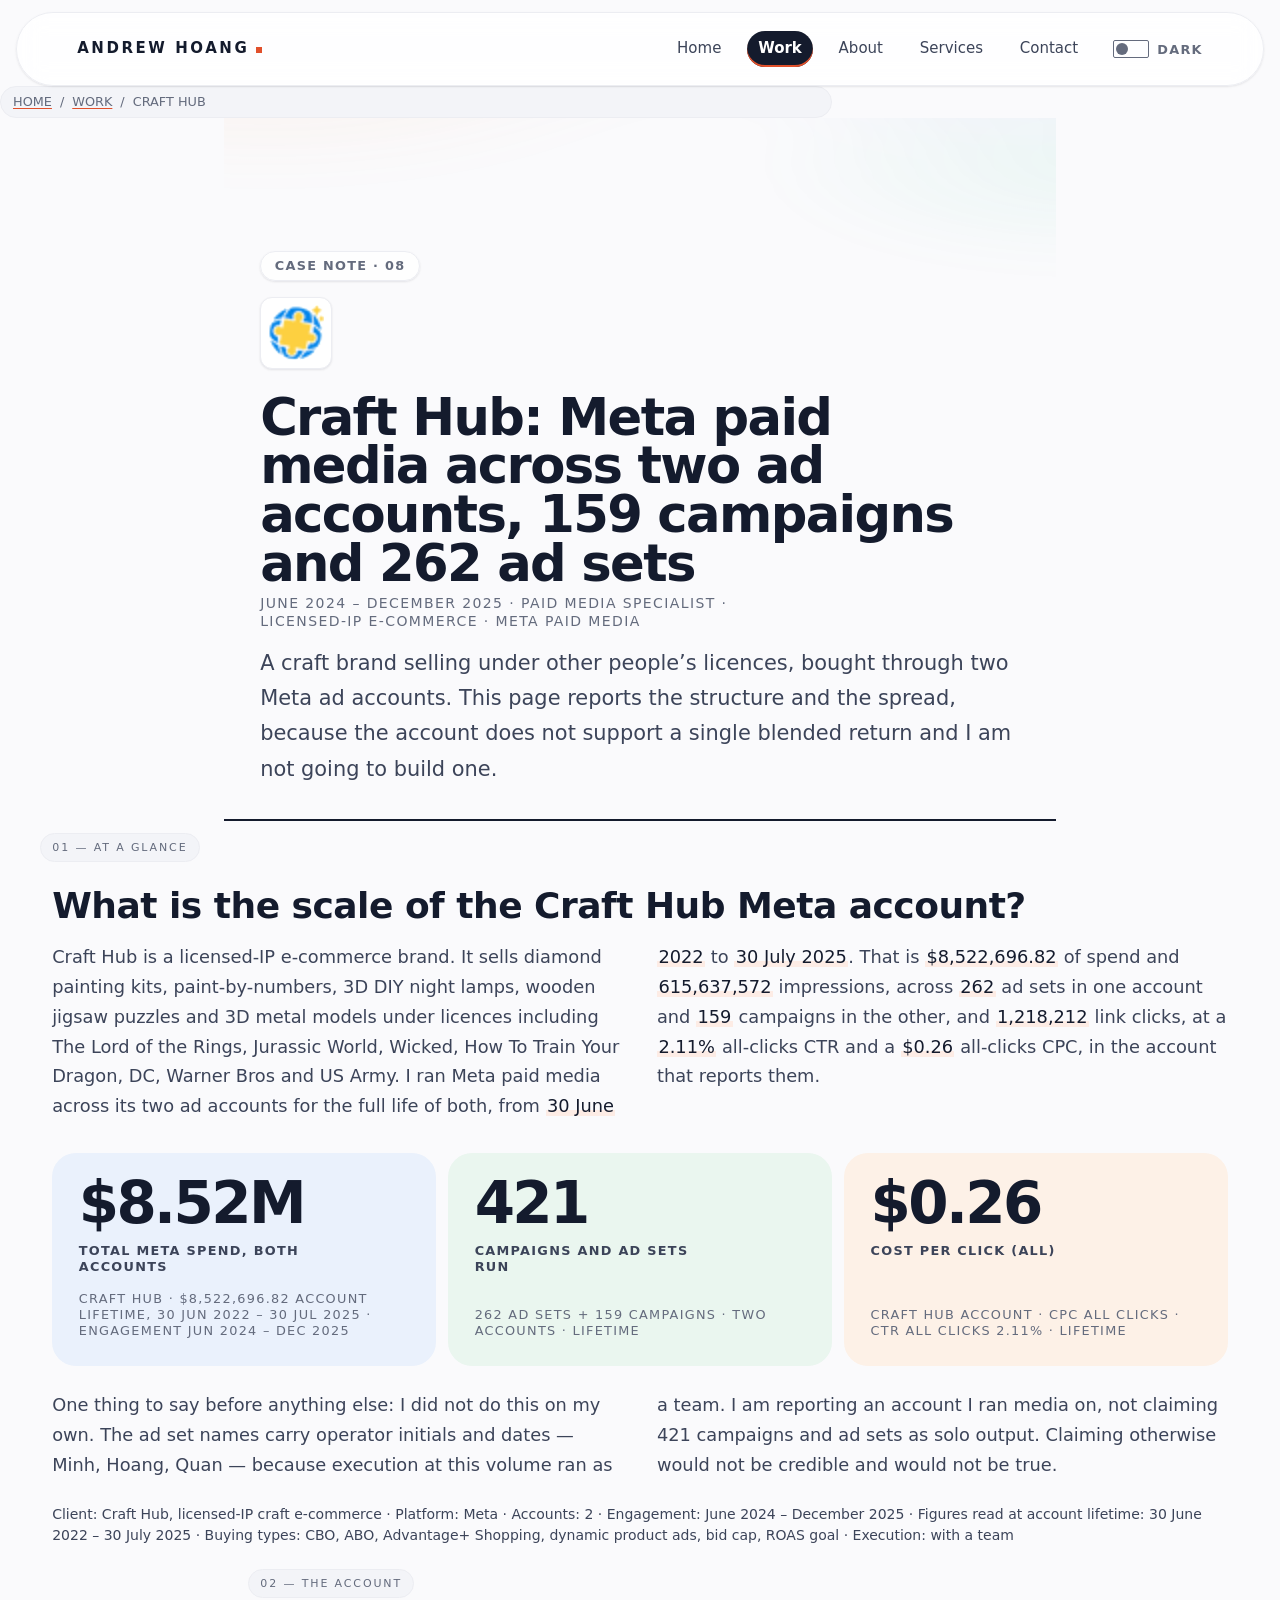
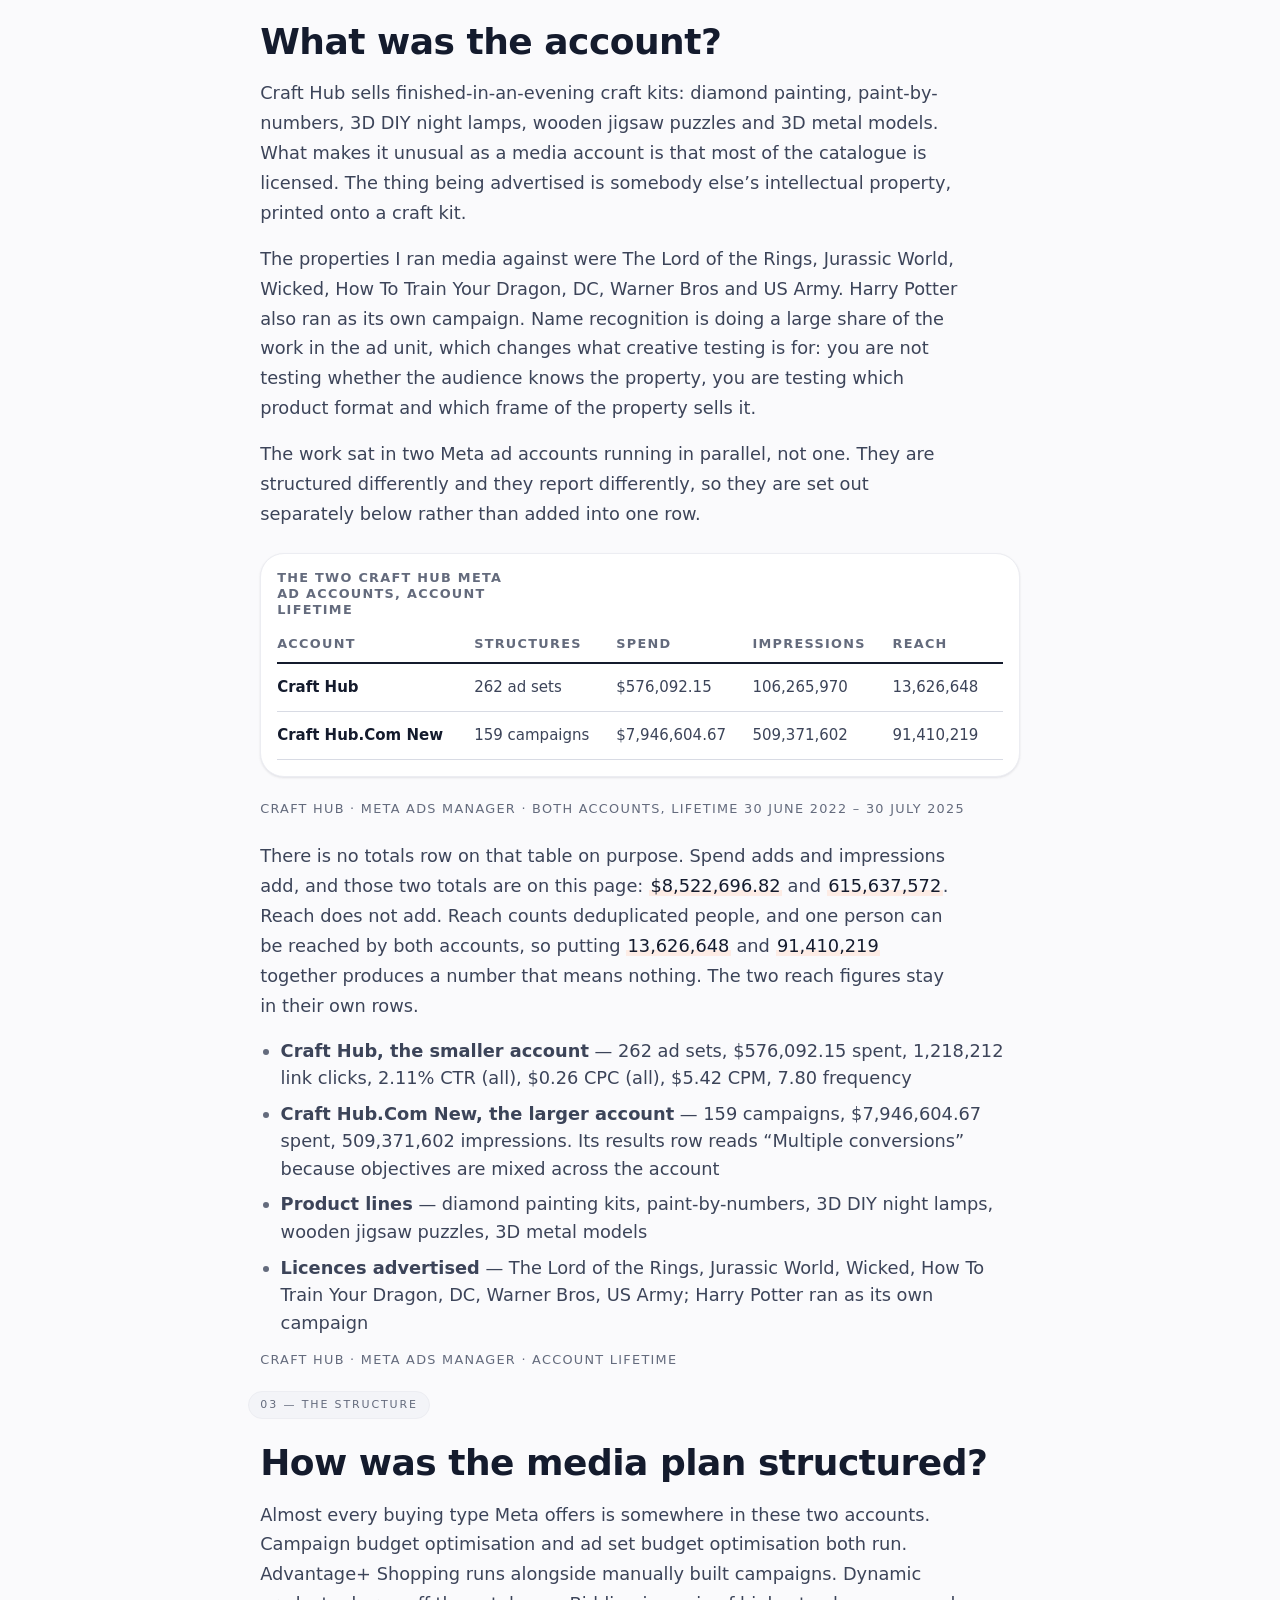
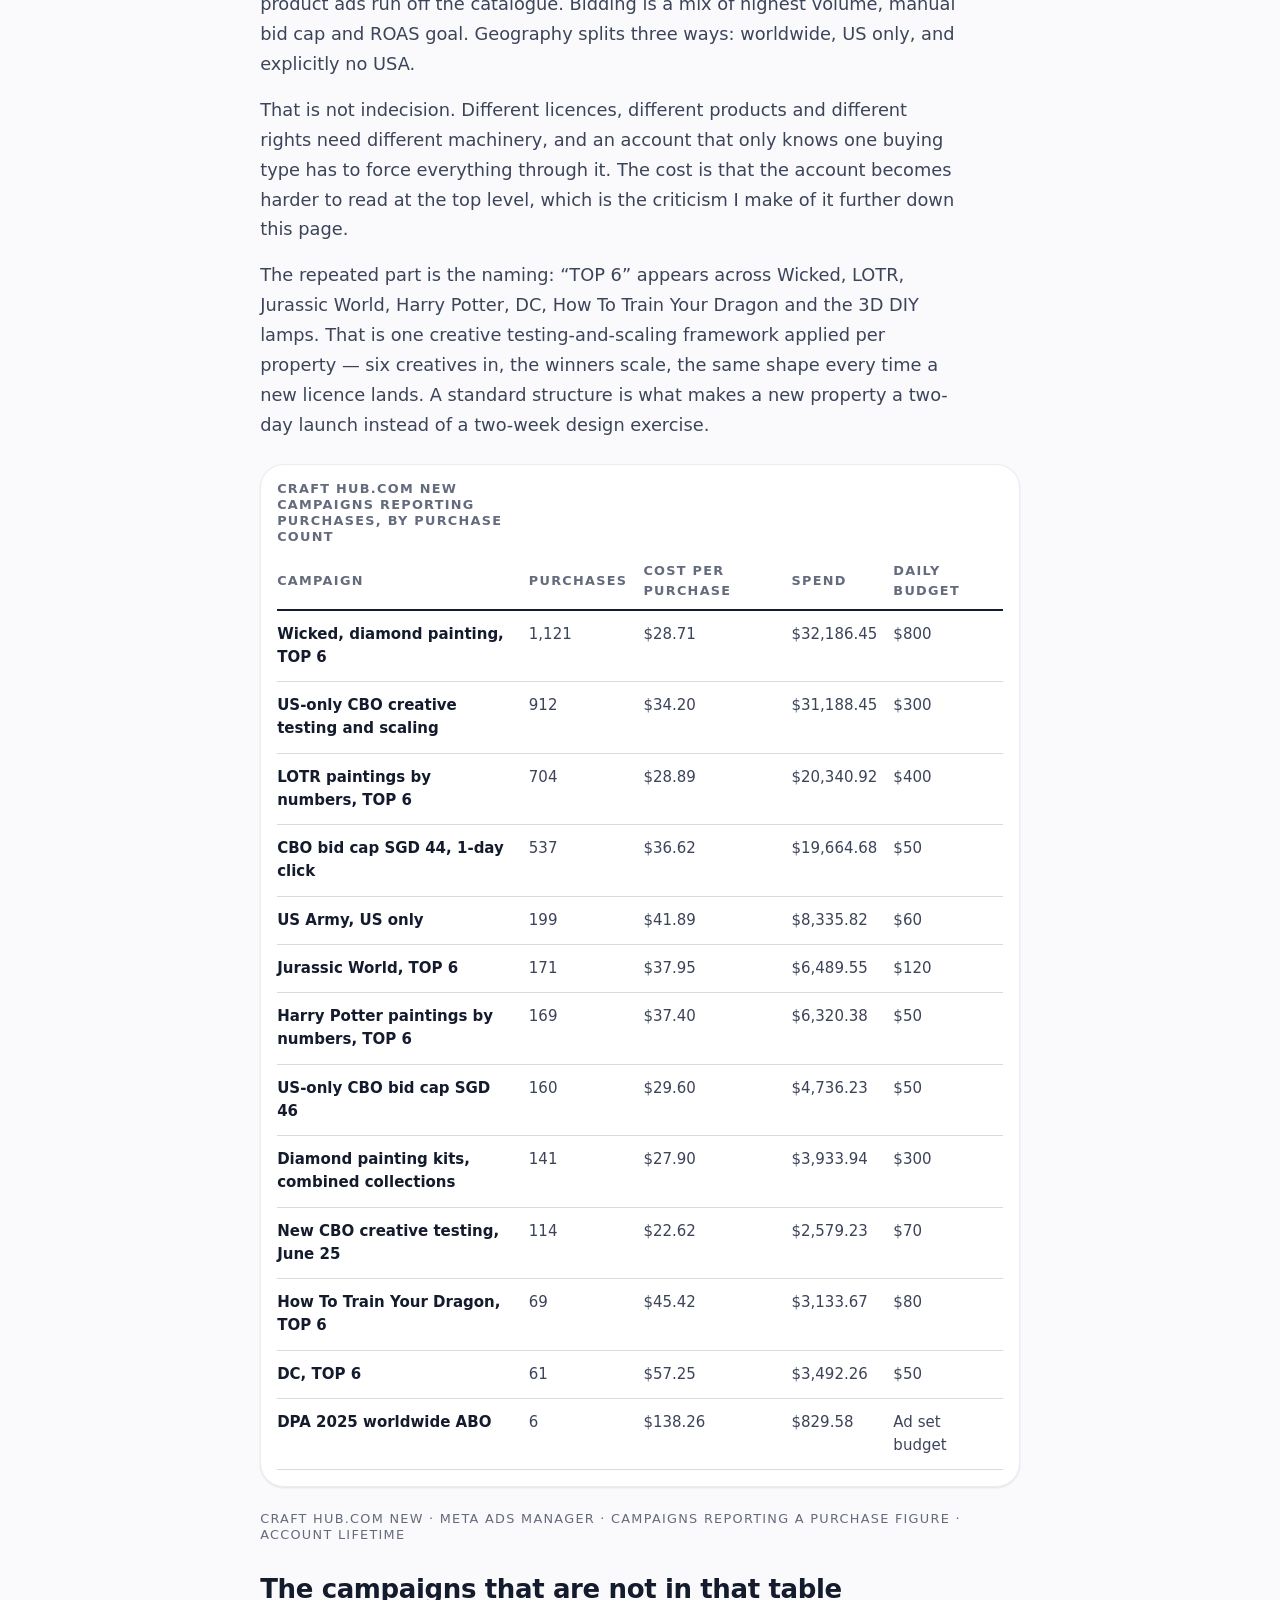
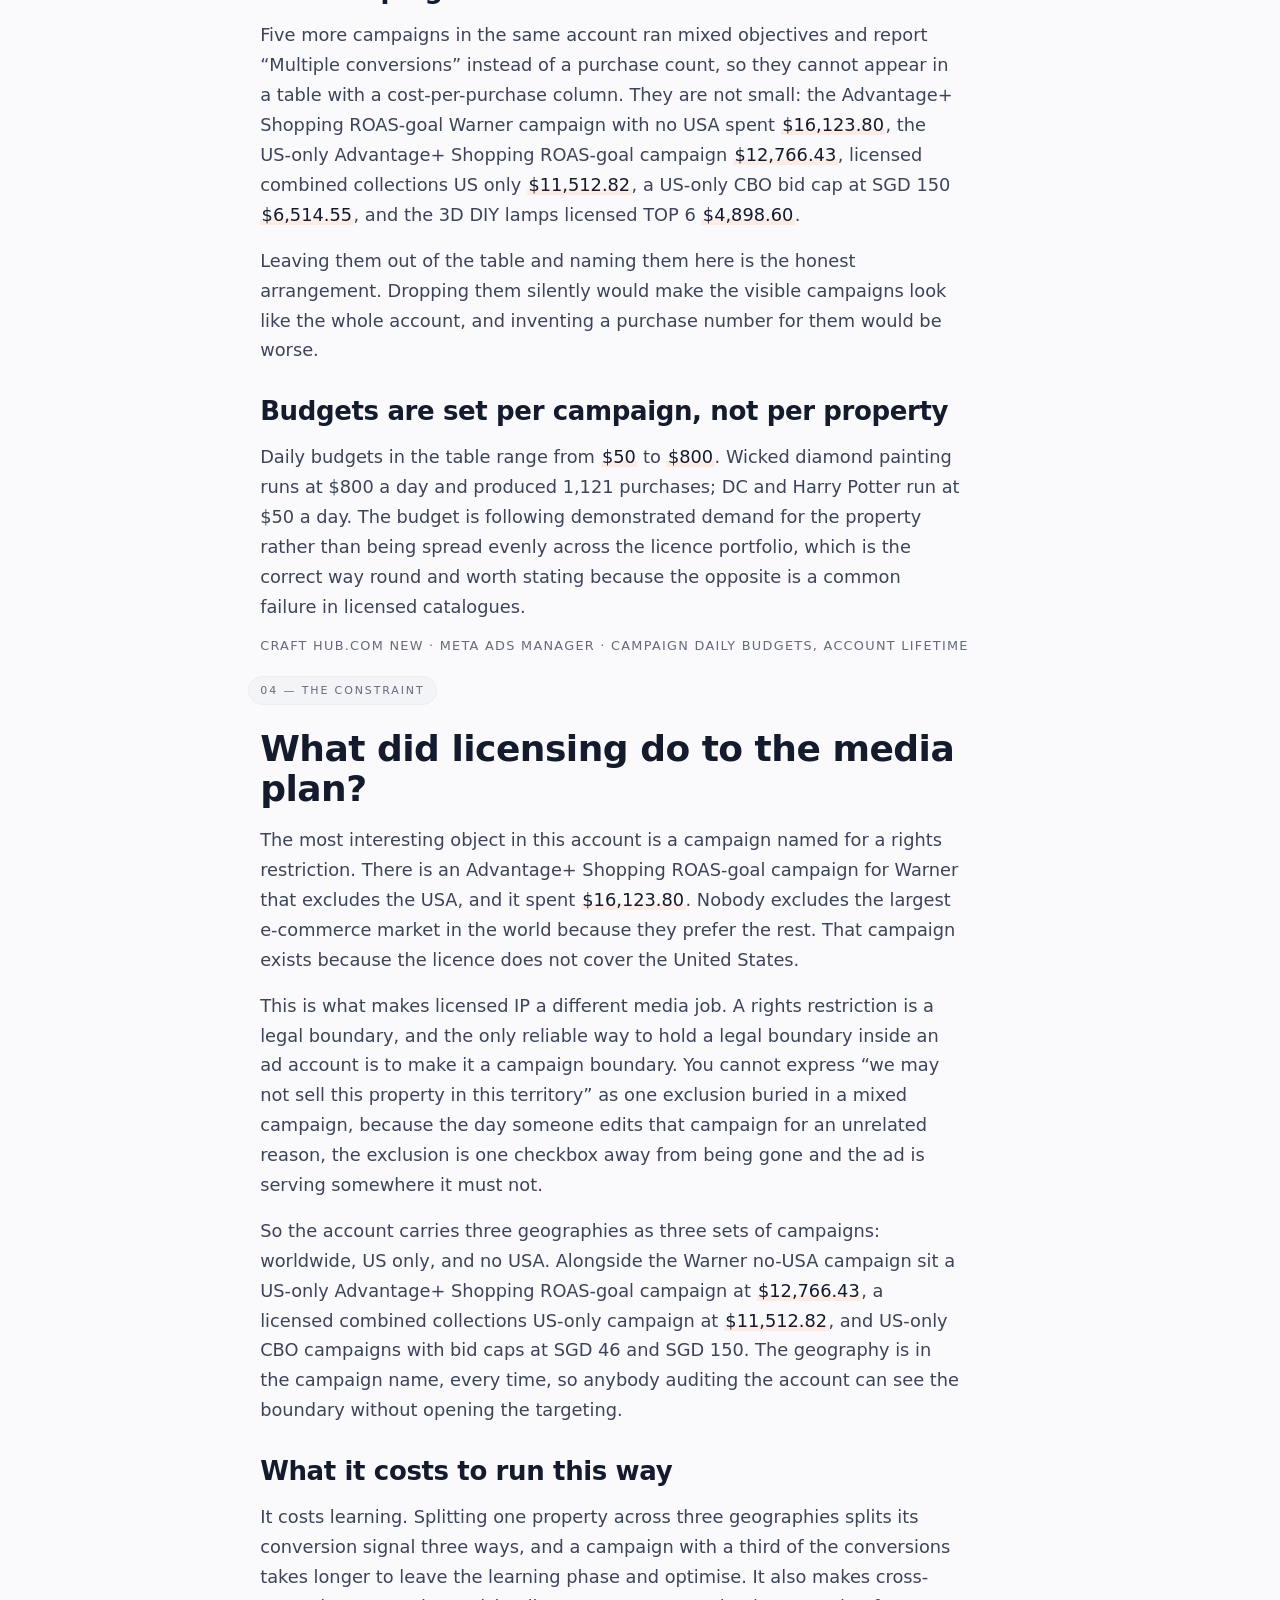
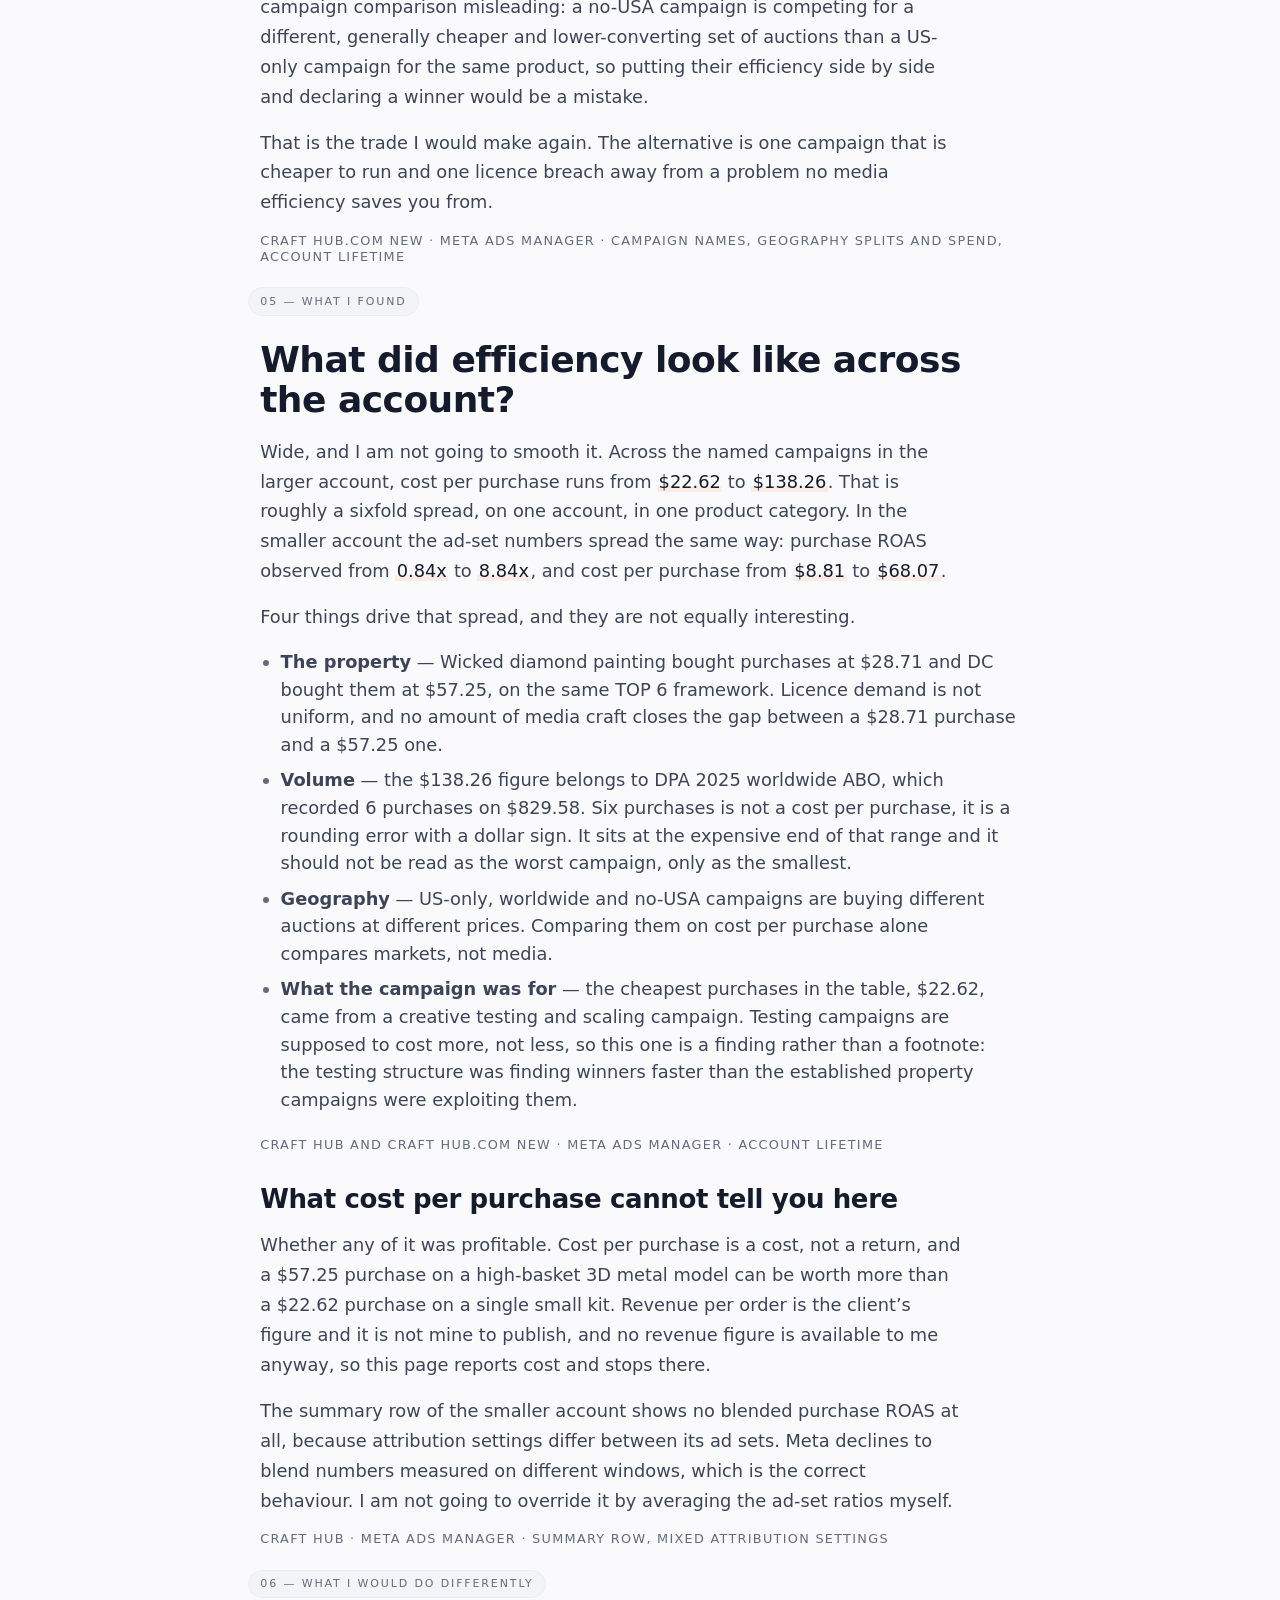
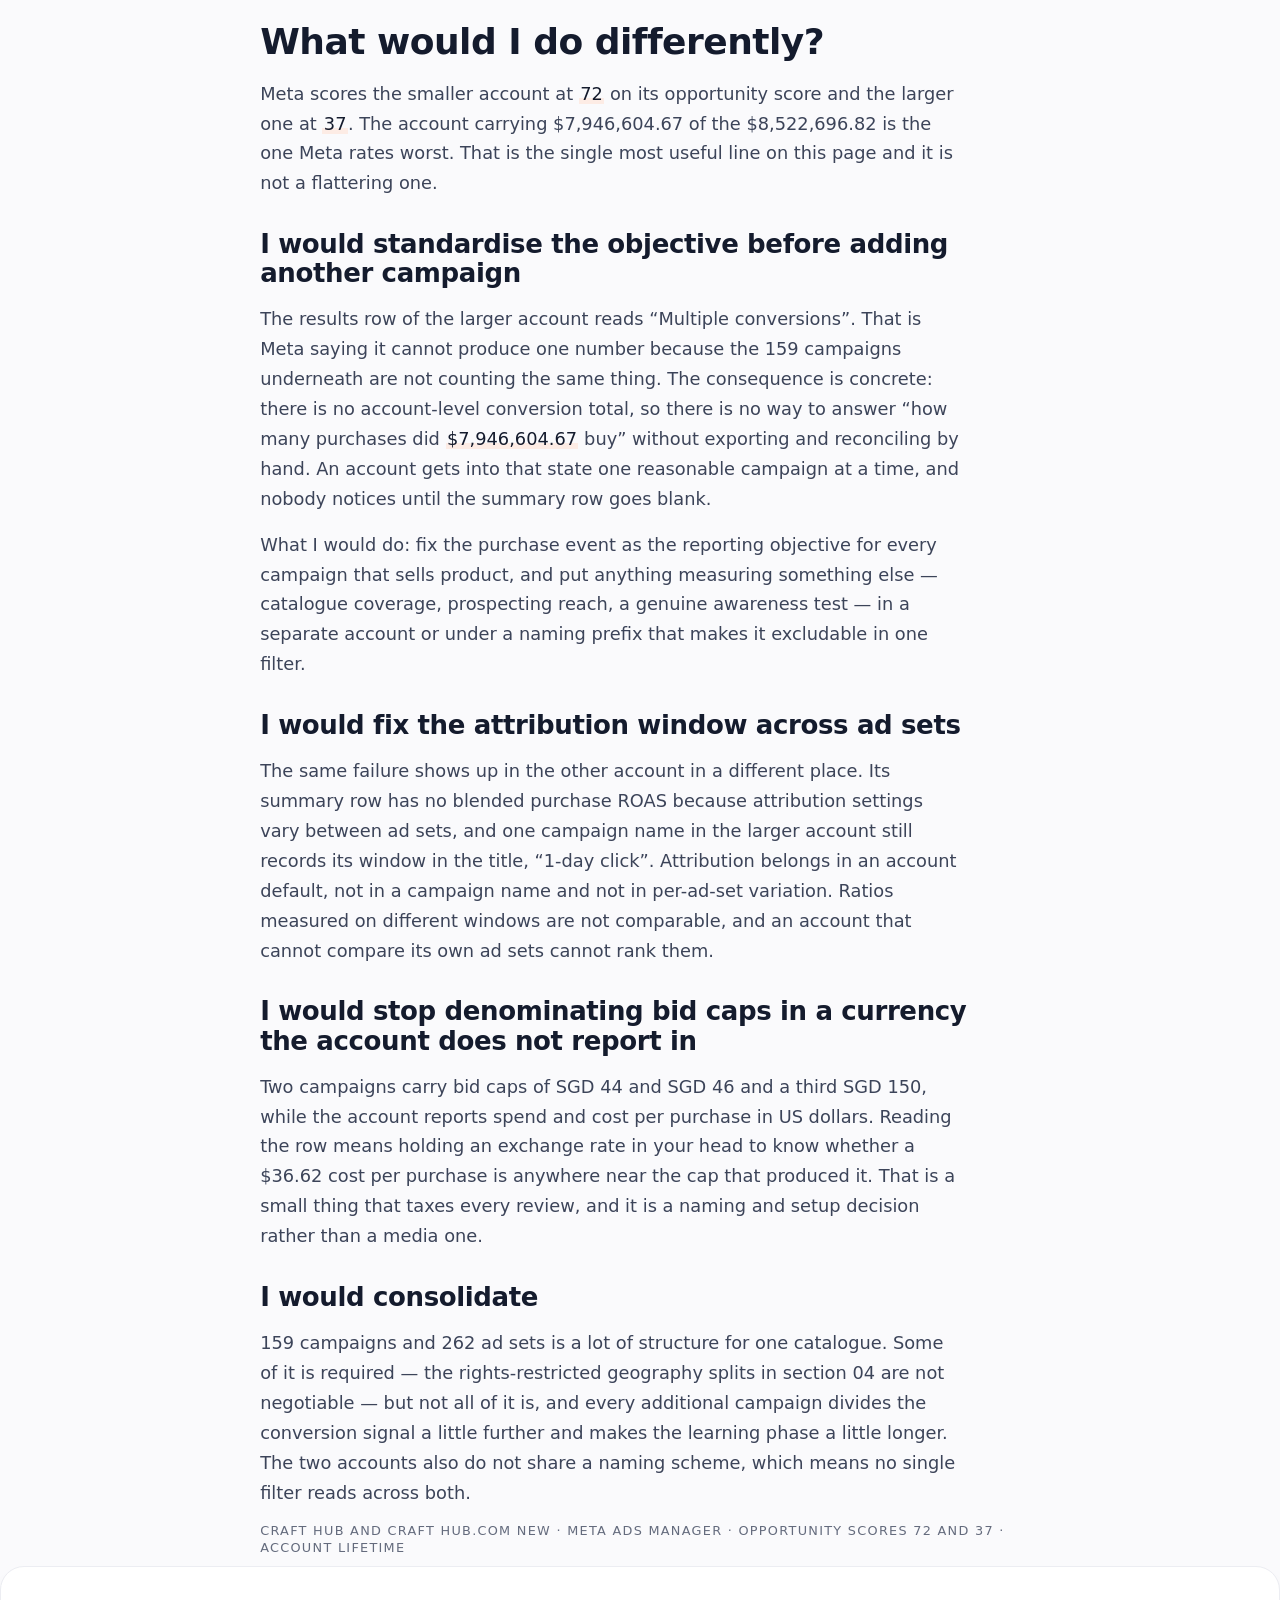
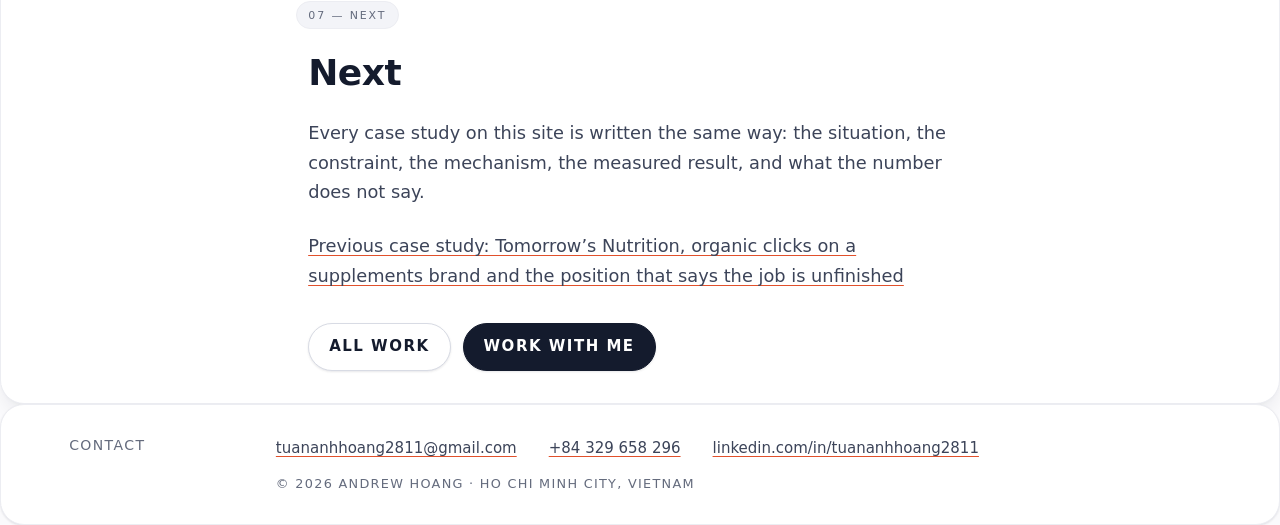
<file: work/craft-hub.html>
<!DOCTYPE html>
<html lang="en">
<head>
<meta charset="utf-8">
<meta name="viewport" content="width=device-width, initial-scale=1">

<!-- Theme, before first paint. Tiny, and it cannot throw: localStorage
     raises in private mode, so both the read and the parse sit in try/catch.
     The `js` class is set here too so the reveal transitions never paint
     content and then hide it; without JS the class is absent and every
     .reveal rule is inert. -->
<script>try{var t=localStorage.getItem("ah-theme");if(t==="dark"||t==="light")document.documentElement.setAttribute("data-theme",t)}catch(e){}document.documentElement.classList.add("js");</script>

<title>Craft Hub — Andrew Hoang</title>
<meta name="description" content="Meta paid media on a licensed-IP craft e-commerce brand: two ad accounts, 159 campaigns and 262 ad sets, June 2024 to December 2025. Account-lifetime totals are labelled as such.">
<meta name="author" content="Andrew Hoang">
<!-- STAGING: site is hidden from search engines. Run ./go-live.sh to reverse. -->
<meta name="robots" content="noindex, nofollow">
<meta name="theme-color" content="#FBFAF7" media="(prefers-color-scheme: light)">
<meta name="theme-color" content="#191712" media="(prefers-color-scheme: dark)">

<link rel="canonical" href="https://REPLACE-WITH-YOUR-DOMAIN/work/craft-hub.html">
<!-- Icons. The .ico answers /favicon.ico and Google's SERP, the SVG
     serves modern browsers at any density, the 192px PNG is the touch
     icon. Relative hrefs only: a leading "/" 404s on a project site. -->
<link rel="icon" href="../favicon.ico" sizes="48x48">
<link rel="icon" href="../icon.svg" type="image/svg+xml" sizes="any">
<link rel="apple-touch-icon" href="../icon-192.png">

<link rel="me" href="https://www.linkedin.com/in/tuananhhoang2811">

<meta property="og:type" content="article">
<meta property="og:site_name" content="Andrew Hoang">
<meta property="og:locale" content="en_US">
<meta property="og:title" content="Craft Hub — Andrew Hoang">
<meta property="og:description" content="Meta paid media on a licensed-IP craft e-commerce brand: two ad accounts, 159 campaigns and 262 ad sets, June 2024 to December 2025. Account-lifetime totals are labelled as such.">
<meta property="og:url" content="https://REPLACE-WITH-YOUR-DOMAIN/work/craft-hub.html">
<meta property="og:image" content="https://REPLACE-WITH-YOUR-DOMAIN/assets/img/andrew-hoang.png">
<meta property="og:image:type" content="image/png">
<meta property="og:image:width" content="800">
<meta property="og:image:height" content="800">
<meta property="og:image:alt" content="Portrait of Andrew Hoang, SEO, AEO and GEO specialist based in Ho Chi Minh City, Vietnam.">
<meta property="article:author" content="Andrew Hoang">
<meta property="article:section" content="Case Study">
<meta property="article:published_time" content="2026-09-14T00:00:00+07:00">
<meta property="article:modified_time" content="2026-09-14T00:00:00+07:00">

<meta name="twitter:card" content="summary">
<meta name="twitter:title" content="Craft Hub — Andrew Hoang">
<meta name="twitter:description" content="Meta paid media on a licensed-IP craft e-commerce brand: two ad accounts, 159 campaigns and 262 ad sets, June 2024 to December 2025. Account-lifetime totals are labelled as such.">
<meta name="twitter:image" content="https://REPLACE-WITH-YOUR-DOMAIN/assets/img/andrew-hoang.png">
<meta name="twitter:image:alt" content="Portrait of Andrew Hoang, SEO, AEO and GEO specialist based in Ho Chi Minh City, Vietnam.">

<link rel="stylesheet" href="../assets/css/site.css">

<script type="application/ld+json">
{
  "@context": "https://schema.org",
  "@graph": [
    {
      "@type": "Person",
      "@id": "https://REPLACE-WITH-YOUR-DOMAIN/#person",
      "name": "Andrew Hoang",
      "alternateName": ["Hoang Tuan Anh", "Tuan Anh Hoang"],
      "givenName": "Tuan Anh",
      "familyName": "Hoang",
      "jobTitle": "Senior Manager, SEO & Organic Growth",
      "description": "Andrew Hoang is an SEO, AEO, GEO and ASO specialist based in Ho Chi Minh City, Vietnam, with nine years of experience driving organic growth for web and mobile app products.",
      "url": "https://REPLACE-WITH-YOUR-DOMAIN/",
      "mainEntityOfPage": { "@id": "https://REPLACE-WITH-YOUR-DOMAIN/#webpage" },
      "image": { "@id": "https://REPLACE-WITH-YOUR-DOMAIN/#headshot" },
      "email": "mailto:tuananhhoang2811@gmail.com",
      "telephone": "+84329658296",
      "address": {
        "@type": "PostalAddress",
        "addressLocality": "Ho Chi Minh City",
        "addressCountry": "VN"
      },
      "workLocation": {
        "@type": "Place",
        "address": {
          "@type": "PostalAddress",
          "addressLocality": "Ho Chi Minh City",
          "addressCountry": "VN"
        }
      },
      "sameAs": [
        "https://www.linkedin.com/in/tuananhhoang2811"
      ],
      "knowsAbout": [
        "Answer Engine Optimization (AEO)",
        "Generative Engine Optimization (GEO)",
        "Search Engine Optimization",
        "Technical SEO",
        "App Store Optimization (ASO)",
        "Schema and structured data",
        "RAG pipelines",
        "Vector embeddings and semantic search",
        "Query fan-out coverage",
        "Topic clustering",
        "LLM content optimization",
        "AI citation and share-of-voice tracking",
        "Core Web Vitals",
        "Keyword and SERP strategy",
        "Site migrations",
        "International and multi-market SEO",
        "Google Analytics 4",
        "Google Search Console",
        "AppsFlyer web-to-app attribution",
        "BigQuery",
        "Looker Studio",
        "Google Tag Manager",
        "Google Ads (MCC and multi-account management)",
        "Meta Ads (Advantage+ Shopping, dynamic product ads, CBO and ABO)",
        "TikTok Ads",
        "Zalo Ads",
        "Value-based bidding",
        "Budget pacing and run-rate forecasting",
        "Python",
        "SQL"
      ],
      "hasOccupation": { "@id": "https://REPLACE-WITH-YOUR-DOMAIN/#occupation" },
      "alumniOf": { "@id": "https://REPLACE-WITH-YOUR-DOMAIN/#org-hcmc-open-university" },
      "worksFor": [
        {
          "@type": "OrganizationRole",
          "roleName": "Senior Manager, SEO & Organic Growth",
          "startDate": "2026-03",
          "worksFor": { "@id": "https://REPLACE-WITH-YOUR-DOMAIN/#org-elsa-speak" }
        },
        {
          "@type": "OrganizationRole",
          "roleName": "SEO Lead & Email Marketing Specialist",
          "startDate": "2025-09",
          "worksFor": { "@id": "https://REPLACE-WITH-YOUR-DOMAIN/#org-lumetest" }
        },
        {
          "@type": "OrganizationRole",
          "roleName": "SEO Consultant",
          "startDate": "2026-08",
          "worksFor": { "@type": "Organization", "name": "Concentrix" }
        }
      ],
      "hasCredential": [
        {
          "@type": "EducationalOccupationalCredential",
          "name": "Technical SEO & SEO Manager",
          "credentialCategory": "certificate",
          "recognizedBy": { "@type": "Organization", "name": "Blue Array" }
        },
        {
          "@type": "EducationalOccupationalCredential",
          "name": "Google Ads Search",
          "credentialCategory": "certificate",
          "recognizedBy": { "@type": "Organization", "name": "Google" }
        },
        {
          "@type": "EducationalOccupationalCredential",
          "name": "Digital Marketing",
          "credentialCategory": "certificate",
          "recognizedBy": { "@type": "Organization", "name": "HubSpot" }
        },
        {
          "@type": "EducationalOccupationalCredential",
          "name": "Data Analysis Masterclass",
          "credentialCategory": "certificate",
          "recognizedBy": { "@type": "Organization", "name": "Udemy" }
        },
        {
          "@type": "EducationalOccupationalCredential",
          "name": "Data Science",
          "credentialCategory": "certificate",
          "recognizedBy": { "@type": "Organization", "name": "DataCamp" }
        }
      ]
    },
    {
      "@type": "Occupation",
      "@id": "https://REPLACE-WITH-YOUR-DOMAIN/#occupation",
      "name": "SEO, AEO and GEO Specialist",
      "occupationalCategory": {
        "@type": "CategoryCode",
        "codeValue": "13-1161.01",
        "name": "Search Marketing Strategists",
        "inCodeSet": {
          "@type": "CategoryCodeSet",
          "name": "O*NET-SOC",
          "url": "https://www.onetonline.org/"
        }
      },
      "skills": "Technical SEO, Answer Engine Optimization, Generative Engine Optimization, App Store Optimization, schema and structured data, RAG pipelines, vector embeddings, GA4, Google Search Console, AppsFlyer, BigQuery, Google Ads, Meta Ads, TikTok Ads, Zalo Ads, value-based bidding, budget pacing and forecasting, Python, SQL",
      "responsibilities": "Owning SEO, AEO and ASO strategy across multiple markets with app installs and organic revenue as core KPIs."
    },
    {
      "@type": "ImageObject",
      "@id": "https://REPLACE-WITH-YOUR-DOMAIN/#headshot",
      "url": "https://REPLACE-WITH-YOUR-DOMAIN/assets/img/andrew-hoang.png",
      "contentUrl": "https://REPLACE-WITH-YOUR-DOMAIN/assets/img/andrew-hoang.png",
      "width": 800,
      "height": 800,
      "caption": "Andrew Hoang, SEO, AEO and GEO specialist based in Ho Chi Minh City, Vietnam"
    },
    {
      "@type": "WebSite",
      "@id": "https://REPLACE-WITH-YOUR-DOMAIN/#website",
      "url": "https://REPLACE-WITH-YOUR-DOMAIN/",
      "name": "Andrew Hoang",
      "alternateName": "Andrew Hoang — SEO, AEO & GEO",
      "description": "Portfolio, case studies and resume of Andrew Hoang, an SEO, AEO, GEO and ASO specialist in Ho Chi Minh City, Vietnam.",
      "inLanguage": "en",
      "publisher": { "@id": "https://REPLACE-WITH-YOUR-DOMAIN/#person" },
      "author": { "@id": "https://REPLACE-WITH-YOUR-DOMAIN/#person" },
      "copyrightHolder": { "@id": "https://REPLACE-WITH-YOUR-DOMAIN/#person" },
      "copyrightYear": 2026
    },
    {
      "@type": "Organization",
      "@id": "https://REPLACE-WITH-YOUR-DOMAIN/#org-elsa-speak",
      "name": "ELSA Speak"
    },
    {
      "@type": "Organization",
      "@id": "https://REPLACE-WITH-YOUR-DOMAIN/#org-uppercut",
      "name": "Uppercut Digital",
      "address": { "@type": "PostalAddress", "addressCountry": "AU" }
    },
    {
      "@type": "Organization",
      "@id": "https://REPLACE-WITH-YOUR-DOMAIN/#org-lumetest",
      "name": "LUMEtest",
      "alternateName": "Lume"
    },
    {
      "@type": "Organization",
      "@id": "https://REPLACE-WITH-YOUR-DOMAIN/#org-pte-magic",
      "name": "PTE Magic"
    },
    {
      "@type": "Organization",
      "@id": "https://REPLACE-WITH-YOUR-DOMAIN/#org-mindful-organization",
      "name": "Mindful Organization"
    },
    {
      "@type": "Organization",
      "@id": "https://REPLACE-WITH-YOUR-DOMAIN/#org-phibious",
      "name": "Phibious"
    },
    {
      "@type": "Organization",
      "@id": "https://REPLACE-WITH-YOUR-DOMAIN/#org-hellobacsi",
      "name": "Hello Health Group",
      "alternateName": "Hellobacsi",
      "url": "https://hellobacsi.com/"
    },
    {
      "@type": "CollegeOrUniversity",
      "@id": "https://REPLACE-WITH-YOUR-DOMAIN/#org-hcmc-open-university",
      "name": "Ho Chi Minh City Open University"
    },
    {
      "@type": "WebPage",
      "@id": "https://REPLACE-WITH-YOUR-DOMAIN/work/craft-hub.html#webpage",
      "url": "https://REPLACE-WITH-YOUR-DOMAIN/work/craft-hub.html",
      "name": "Craft Hub — Andrew Hoang",
      "description": "Meta paid media on a licensed-IP craft e-commerce brand: two ad accounts, 159 campaigns and 262 ad sets, June 2024 to December 2025. Account-lifetime totals are labelled as such.",
      "isPartOf": { "@id": "https://REPLACE-WITH-YOUR-DOMAIN/#website" },
      "primaryImageOfPage": { "@id": "https://REPLACE-WITH-YOUR-DOMAIN/#headshot" },
      "breadcrumb": { "@id": "https://REPLACE-WITH-YOUR-DOMAIN/work/craft-hub.html#breadcrumb" },
      "inLanguage": "en",
      "datePublished": "2026-09-14",
      "dateModified": "2026-10-28"
    },
    {
      "@type": "Article",
      "@id": "https://REPLACE-WITH-YOUR-DOMAIN/work/craft-hub.html#article",
      "isPartOf": { "@id": "https://REPLACE-WITH-YOUR-DOMAIN/work/craft-hub.html#webpage" },
      "mainEntityOfPage": { "@id": "https://REPLACE-WITH-YOUR-DOMAIN/work/craft-hub.html#webpage" },
      "headline": "Craft Hub: $8,522,696.82 of Meta spend across two accounts and three years",
      "description": "How Andrew Hoang ran Meta paid media for Craft Hub, a licensed-IP craft e-commerce brand, across two ad accounts from June 2024 to December 2025. The Ads Manager totals below are read at the account maximum range, 30 June 2022 to 30 July 2025, which is the account lifetime and is wider than the engagement: $8,522,696.82 of account-lifetime spend, 615,637,572 account-lifetime impressions, 262 ad sets in one account and 159 campaigns in the other, Advantage+ Shopping, dynamic product ads, bid-cap and ROAS-goal bidding, and rights-restricted no-USA campaigns. Reach is reported per account and never summed, and no blended ROAS is published because the source does not support one.",
      "articleSection": "Case Study",
      "keywords": "Meta ads, paid media, licensed IP e-commerce, Advantage+ Shopping, dynamic product ads, catalog ads, bid cap, ROAS goal bidding, CBO, ABO, diamond painting, paint by numbers, Craft Hub",
      "author": { "@id": "https://REPLACE-WITH-YOUR-DOMAIN/#person" },
      "publisher": { "@id": "https://REPLACE-WITH-YOUR-DOMAIN/#person" },
      "creator": { "@id": "https://REPLACE-WITH-YOUR-DOMAIN/#person" },
      "about": { "@type": "Organization", "name": "Craft Hub" },
      "mentions": [
        { "@type": "Organization", "name": "Craft Hub" },
        { "@type": "SoftwareApplication", "name": "Meta Ads Manager", "applicationCategory": "BusinessApplication" }
      ],
      "image": { "@id": "https://REPLACE-WITH-YOUR-DOMAIN/#headshot" },
      "inLanguage": "en",
      "datePublished": "2026-09-14",
      "dateModified": "2026-10-28"
    },
    {
      "@type": "BreadcrumbList",
      "@id": "https://REPLACE-WITH-YOUR-DOMAIN/work/craft-hub.html#breadcrumb",
      "itemListElement": [
        { "@type": "ListItem", "position": 1, "name": "Home", "item": "https://REPLACE-WITH-YOUR-DOMAIN/" },
        { "@type": "ListItem", "position": 2, "name": "Work", "item": "https://REPLACE-WITH-YOUR-DOMAIN/work/index.html" },
        { "@type": "ListItem", "position": 3, "name": "Craft Hub" }
      ]
    }
  ]
}
</script>
</head>
<body>

<a class="c-skip" href="#main">Skip to main content</a>

<!-- ============================================================
     SITE HEADER — folio strip + masthead. Replicated verbatim on
     every page; only aria-current and the ../ depth change.
     Not sticky, by design. The nav wraps; there is no hamburger.
     ============================================================ -->
<header class="c-head">
  <div class="shell">
    <p class="c-head__folio">
      <span>Ho Chi Minh City, Vietnam · UTC+7</span>
      <span>SEO · AEO / GEO · ASO</span>
    </p>
    <div class="c-head__bar">
      <a class="c-head__mark" href="../index.html">Andrew Hoang</a>
      <nav class="c-nav" aria-label="Primary">
        <ul class="c-nav__list">
          <li><a href="../index.html">Home</a></li>
          <li><a href="index.html" aria-current="page">Work</a></li>
          <li><a href="../about.html">About</a></li>
          <li><a href="../services.html">Services</a></li>
          <li><a href="../contact.html">Contact</a></li>
        </ul>
      </nav>
      <button class="c-theme" type="button" aria-pressed="false" aria-label="Switch to dark theme">
        <span class="c-theme__track" aria-hidden="true"><span class="c-theme__knob"></span></span>
        <span class="c-theme__text" aria-hidden="true">Dark</span>
      </button>
    </div>
  </div>
</header>

<main id="main" tabindex="-1">

  <nav class="c-crumbs shell shell--narrow" aria-label="Breadcrumb">
    <ol>
      <li><a href="../index.html">Home</a></li>
      <li><a href="index.html">Work</a></li>
      <!-- The nav's Work link already carries aria-current="page"; the terminal
           crumb stays a plain span so only one element announces as current. -->
      <li><span>Craft Hub</span></li>
    </ol>
  </nav>

  <!-- ==========================================================
       00 — CASE HERO  ·  the only h1 on the page
       ========================================================== -->
  <header class="c-case-hero shell shell--narrow">
    <p class="label">Case note · 08</p>
    <!-- The mark is the client's own logo, lifted from Andrew's portfolio
         deck (see _source/client-logos.md for provenance and the grid
         mapping). Decorative, so aria-hidden and alt="": the client is
         already named in full by the h1 beside it, and a logo in the
         accessibility tree would just read the name twice.
         .c-markrow is a flex row, so it wraps the mark and the heading in a
         div — a span cannot legally contain an h1. -->
    <div class="c-markrow">
      <span class="c-mark c-mark--lg c-mark--img" aria-hidden="true"><img src="../assets/img/clients/craft-hub.png" width="160" height="160" alt="" loading="lazy" decoding="async"></span>
      <h1>Craft Hub: Meta paid media across two ad accounts, 159 campaigns and 262 ad sets</h1>
    </div>
    <p class="dateline">June 2024 – December 2025 · Paid Media Specialist · Licensed-IP e-commerce · Meta paid media</p>
    <p class="dek">A craft brand selling under other people&rsquo;s licences, bought through two Meta ad accounts. This page reports the structure and the spread, because the account does not support a single blended return and I am not going to build one.</p>
  </header>

  <!-- ==========================================================
       01 — AT A GLANCE  ·  three figure cells, full-measure shell.
       The figures bar sits in the wide .shell, not shell--narrow:
       at 4-up a 128px figure does not fit a 52rem column.
       ========================================================== -->
  <section class="section" id="results" aria-labelledby="what-the-account-produced">
    <div class="shell">
      <div class="section__open">
      <div class="section__rule"></div>
      <p class="section__folio">01 — At a glance</p>
      <h2 id="what-the-account-produced" class="section__head">What is the scale of the Craft Hub Meta account?</h2>
      </div>
      <p class="prose u-mt-sm">Craft Hub is a licensed-IP e-commerce brand. It sells diamond painting kits, paint-by-numbers, 3D DIY night lamps, wooden jigsaw puzzles and 3D metal models under licences including The Lord of the Rings, Jurassic World, Wicked, How To Train Your Dragon, DC, Warner Bros and US Army. I ran Meta paid media across its two ad accounts for the full life of both, from <b class="fig">30 June 2022</b> to <b class="fig">30 July 2025</b>. That is <b class="fig">$8,522,696.82</b> of spend and <b class="fig">615,637,572</b> impressions, across <b class="fig">262</b> ad sets in one account and <b class="fig">159</b> campaigns in the other, and <b class="fig">1,218,212</b> link clicks, at a <b class="fig">2.11%</b> all-clicks CTR and a <b class="fig">$0.26</b> all-clicks CPC, in the account that reports them.</p>

      <!-- Three cells, per the case-page archetype. Every cell carries its
           source line; a cell without one cannot ship.
           The account's two largest numbers are NOT display figures here:
           615,637,572 (11 chars) and 1,218,212 (9 chars) both overflow a 4-up
           cell at the smallest figure step, which is a build failure under the
           §3.3 sizing gate. They are set as .fig in the sentence above and
           appear again in the accounts table in section 02. -->
      <ul class="c-metrics">
        <li class="c-metric reveal" style="--i:0">
          <p class="figure figure--xlong">$8.52M</p>
          <p class="label">Total Meta spend, both accounts</p>
          <p class="source">Craft Hub · $8,522,696.82 account lifetime, 30 Jun 2022 – 30 Jul 2025 · engagement Jun 2024 – Dec 2025</p>
        </li>
        <li class="c-metric reveal" style="--i:1">
          <p class="figure">421</p>
          <p class="label">Campaigns and ad sets run</p>
          <p class="source">262 ad sets + 159 campaigns · two accounts · lifetime</p>
        </li>
        <li class="c-metric reveal" style="--i:2">
          <p class="figure figure--long">$0.26</p>
          <p class="label">Cost per click (all)</p>
          <p class="source">Craft Hub account · CPC all clicks · CTR all clicks 2.11% · lifetime</p>
        </li>
      </ul>

      <p class="prose u-mt-md">One thing to say before anything else: I did not do this on my own. The ad set names carry operator initials and dates &mdash; Minh, Hoang, Quan &mdash; because execution at this volume ran as a team. I am reporting an account I ran media on, not claiming 421 campaigns and ad sets as solo output. Claiming otherwise would not be credible and would not be true.</p>

      <p class="c-tags u-mt-md">Client: Craft Hub, licensed-IP craft e-commerce · Platform: Meta · Accounts: 2 · Engagement: June 2024 – December 2025 · Figures read at account lifetime: 30 June 2022 – 30 July 2025 · Buying types: CBO, ABO, Advantage+ Shopping, dynamic product ads, bid cap, ROAS goal · Execution: with a team</p>
    </div>
  </section>

  <!-- ==========================================================
       02 — THE ACCOUNT
       ========================================================== -->
  <section class="section" aria-labelledby="what-the-account-was">
    <div class="shell shell--narrow">
      <div class="section__open">
      <div class="section__rule"></div>
      <p class="section__folio">02 — The account</p>
      <h2 id="what-the-account-was" class="section__head">What was the account?</h2>
      </div>
      <div class="prose u-mt-sm">
        <p>Craft Hub sells finished-in-an-evening craft kits: diamond painting, paint-by-numbers, 3D DIY night lamps, wooden jigsaw puzzles and 3D metal models. What makes it unusual as a media account is that most of the catalogue is licensed. The thing being advertised is somebody else&rsquo;s intellectual property, printed onto a craft kit.</p>
        <p>The properties I ran media against were The Lord of the Rings, Jurassic World, Wicked, How To Train Your Dragon, DC, Warner Bros and US Army. Harry Potter also ran as its own campaign. Name recognition is doing a large share of the work in the ad unit, which changes what creative testing is for: you are not testing whether the audience knows the property, you are testing which product format and which frame of the property sells it.</p>
        <p>The work sat in two Meta ad accounts running in parallel, not one. They are structured differently and they report differently, so they are set out separately below rather than added into one row.</p>
      </div>

      <!-- Same markup at every width; below 48rem it reflows to stacked
           records. The explicit ARIA roles are what keep it a table in
           the a11y tree once display changes. -->
      <div class="c-table-wrap" tabindex="0" role="region" aria-labelledby="accounts-cap">
        <table class="c-table" role="table" aria-labelledby="accounts-cap">
          <caption id="accounts-cap" class="label">The two Craft Hub Meta ad accounts, account lifetime</caption>
          <thead role="rowgroup">
            <tr role="row">
              <th role="columnheader" scope="col">Account</th>
              <th role="columnheader" scope="col">Structures</th>
              <th role="columnheader" scope="col">Spend</th>
              <th role="columnheader" scope="col">Impressions</th>
              <th role="columnheader" scope="col">Reach</th>
            </tr>
          </thead>
          <tbody role="rowgroup">
            <tr role="row">
              <th role="rowheader" scope="row">Craft Hub</th>
              <td role="cell"><span class="c-table__lab" aria-hidden="true">Structures</span><span class="c-table__val">262 ad sets</span></td>
              <td role="cell"><span class="c-table__lab" aria-hidden="true">Spend</span><span class="c-table__val">$576,092.15</span></td>
              <td role="cell"><span class="c-table__lab" aria-hidden="true">Impressions</span><span class="c-table__val">106,265,970</span></td>
              <td role="cell"><span class="c-table__lab" aria-hidden="true">Reach</span><span class="c-table__val">13,626,648</span></td>
            </tr>
            <tr role="row">
              <th role="rowheader" scope="row">Craft Hub.Com New</th>
              <td role="cell"><span class="c-table__lab" aria-hidden="true">Structures</span><span class="c-table__val">159 campaigns</span></td>
              <td role="cell"><span class="c-table__lab" aria-hidden="true">Spend</span><span class="c-table__val">$7,946,604.67</span></td>
              <td role="cell"><span class="c-table__lab" aria-hidden="true">Impressions</span><span class="c-table__val">509,371,602</span></td>
              <td role="cell"><span class="c-table__lab" aria-hidden="true">Reach</span><span class="c-table__val">91,410,219</span></td>
            </tr>
          </tbody>
        </table>
      </div>
      <p class="source u-mt-md">Craft Hub · Meta Ads Manager · both accounts, lifetime 30 June 2022 – 30 July 2025</p>

      <div class="prose u-mt-md">
        <p>There is no totals row on that table on purpose. Spend adds and impressions add, and those two totals are on this page: <b class="fig">$8,522,696.82</b> and <b class="fig">615,637,572</b>. Reach does not add. Reach counts deduplicated people, and one person can be reached by both accounts, so putting <b class="fig">13,626,648</b> and <b class="fig">91,410,219</b> together produces a number that means nothing. The two reach figures stay in their own rows.</p>
      </div>

      <ul class="c-ledger__bullets">
        <li><b>Craft Hub, the smaller account</b> &mdash; 262 ad sets, $576,092.15 spent, 1,218,212 link clicks, 2.11% CTR (all), $0.26 CPC (all), $5.42 CPM, 7.80 frequency</li>
        <li><b>Craft Hub.Com New, the larger account</b> &mdash; 159 campaigns, $7,946,604.67 spent, 509,371,602 impressions. Its results row reads &ldquo;Multiple conversions&rdquo; because objectives are mixed across the account</li>
        <li><b>Product lines</b> &mdash; diamond painting kits, paint-by-numbers, 3D DIY night lamps, wooden jigsaw puzzles, 3D metal models</li>
        <li><b>Licences advertised</b> &mdash; The Lord of the Rings, Jurassic World, Wicked, How To Train Your Dragon, DC, Warner Bros, US Army; Harry Potter ran as its own campaign</li>
      </ul>
      <p class="source u-mt-sm">Craft Hub · Meta Ads Manager · account lifetime</p>
    </div>
  </section>

  <!-- ==========================================================
       03 — HOW IT WAS STRUCTURED
       ========================================================== -->
  <section class="section" aria-labelledby="how-it-was-structured">
    <div class="shell shell--narrow">
      <div class="section__open">
      <div class="section__rule"></div>
      <p class="section__folio">03 — The structure</p>
      <h2 id="how-it-was-structured" class="section__head">How was the media plan structured?</h2>
      </div>
      <div class="prose u-mt-sm">
        <p>Almost every buying type Meta offers is somewhere in these two accounts. Campaign budget optimisation and ad set budget optimisation both run. Advantage+ Shopping runs alongside manually built campaigns. Dynamic product ads run off the catalogue. Bidding is a mix of highest volume, manual bid cap and ROAS goal. Geography splits three ways: worldwide, US only, and explicitly no USA.</p>
        <p>That is not indecision. Different licences, different products and different rights need different machinery, and an account that only knows one buying type has to force everything through it. The cost is that the account becomes harder to read at the top level, which is the criticism I make of it further down this page.</p>
        <p>The repeated part is the naming: &ldquo;TOP 6&rdquo; appears across Wicked, LOTR, Jurassic World, Harry Potter, DC, How To Train Your Dragon and the 3D DIY lamps. That is one creative testing-and-scaling framework applied per property &mdash; six creatives in, the winners scale, the same shape every time a new licence lands. A standard structure is what makes a new property a two-day launch instead of a two-week design exercise.</p>
      </div>

      <div class="c-table-wrap" tabindex="0" role="region" aria-labelledby="campaigns-cap">
        <table class="c-table" role="table" aria-labelledby="campaigns-cap">
          <caption id="campaigns-cap" class="label">Craft Hub.Com New campaigns reporting purchases, by purchase count</caption>
          <thead role="rowgroup">
            <tr role="row">
              <th role="columnheader" scope="col">Campaign</th>
              <th role="columnheader" scope="col">Purchases</th>
              <th role="columnheader" scope="col">Cost per purchase</th>
              <th role="columnheader" scope="col">Spend</th>
              <th role="columnheader" scope="col">Daily budget</th>
            </tr>
          </thead>
          <tbody role="rowgroup">
            <tr role="row">
              <th role="rowheader" scope="row">Wicked, diamond painting, TOP 6</th>
              <td role="cell"><span class="c-table__lab" aria-hidden="true">Purchases</span><span class="c-table__val">1,121</span></td>
              <td role="cell"><span class="c-table__lab" aria-hidden="true">Cost per purchase</span><span class="c-table__val">$28.71</span></td>
              <td role="cell"><span class="c-table__lab" aria-hidden="true">Spend</span><span class="c-table__val">$32,186.45</span></td>
              <td role="cell"><span class="c-table__lab" aria-hidden="true">Daily budget</span><span class="c-table__val">$800</span></td>
            </tr>
            <tr role="row">
              <th role="rowheader" scope="row">US-only CBO creative testing and scaling</th>
              <td role="cell"><span class="c-table__lab" aria-hidden="true">Purchases</span><span class="c-table__val">912</span></td>
              <td role="cell"><span class="c-table__lab" aria-hidden="true">Cost per purchase</span><span class="c-table__val">$34.20</span></td>
              <td role="cell"><span class="c-table__lab" aria-hidden="true">Spend</span><span class="c-table__val">$31,188.45</span></td>
              <td role="cell"><span class="c-table__lab" aria-hidden="true">Daily budget</span><span class="c-table__val">$300</span></td>
            </tr>
            <tr role="row">
              <th role="rowheader" scope="row">LOTR paintings by numbers, TOP 6</th>
              <td role="cell"><span class="c-table__lab" aria-hidden="true">Purchases</span><span class="c-table__val">704</span></td>
              <td role="cell"><span class="c-table__lab" aria-hidden="true">Cost per purchase</span><span class="c-table__val">$28.89</span></td>
              <td role="cell"><span class="c-table__lab" aria-hidden="true">Spend</span><span class="c-table__val">$20,340.92</span></td>
              <td role="cell"><span class="c-table__lab" aria-hidden="true">Daily budget</span><span class="c-table__val">$400</span></td>
            </tr>
            <tr role="row">
              <th role="rowheader" scope="row">CBO bid cap SGD 44, 1-day click</th>
              <td role="cell"><span class="c-table__lab" aria-hidden="true">Purchases</span><span class="c-table__val">537</span></td>
              <td role="cell"><span class="c-table__lab" aria-hidden="true">Cost per purchase</span><span class="c-table__val">$36.62</span></td>
              <td role="cell"><span class="c-table__lab" aria-hidden="true">Spend</span><span class="c-table__val">$19,664.68</span></td>
              <td role="cell"><span class="c-table__lab" aria-hidden="true">Daily budget</span><span class="c-table__val">$50</span></td>
            </tr>
            <tr role="row">
              <th role="rowheader" scope="row">US Army, US only</th>
              <td role="cell"><span class="c-table__lab" aria-hidden="true">Purchases</span><span class="c-table__val">199</span></td>
              <td role="cell"><span class="c-table__lab" aria-hidden="true">Cost per purchase</span><span class="c-table__val">$41.89</span></td>
              <td role="cell"><span class="c-table__lab" aria-hidden="true">Spend</span><span class="c-table__val">$8,335.82</span></td>
              <td role="cell"><span class="c-table__lab" aria-hidden="true">Daily budget</span><span class="c-table__val">$60</span></td>
            </tr>
            <tr role="row">
              <th role="rowheader" scope="row">Jurassic World, TOP 6</th>
              <td role="cell"><span class="c-table__lab" aria-hidden="true">Purchases</span><span class="c-table__val">171</span></td>
              <td role="cell"><span class="c-table__lab" aria-hidden="true">Cost per purchase</span><span class="c-table__val">$37.95</span></td>
              <td role="cell"><span class="c-table__lab" aria-hidden="true">Spend</span><span class="c-table__val">$6,489.55</span></td>
              <td role="cell"><span class="c-table__lab" aria-hidden="true">Daily budget</span><span class="c-table__val">$120</span></td>
            </tr>
            <tr role="row">
              <th role="rowheader" scope="row">Harry Potter paintings by numbers, TOP 6</th>
              <td role="cell"><span class="c-table__lab" aria-hidden="true">Purchases</span><span class="c-table__val">169</span></td>
              <td role="cell"><span class="c-table__lab" aria-hidden="true">Cost per purchase</span><span class="c-table__val">$37.40</span></td>
              <td role="cell"><span class="c-table__lab" aria-hidden="true">Spend</span><span class="c-table__val">$6,320.38</span></td>
              <td role="cell"><span class="c-table__lab" aria-hidden="true">Daily budget</span><span class="c-table__val">$50</span></td>
            </tr>
            <tr role="row">
              <th role="rowheader" scope="row">US-only CBO bid cap SGD 46</th>
              <td role="cell"><span class="c-table__lab" aria-hidden="true">Purchases</span><span class="c-table__val">160</span></td>
              <td role="cell"><span class="c-table__lab" aria-hidden="true">Cost per purchase</span><span class="c-table__val">$29.60</span></td>
              <td role="cell"><span class="c-table__lab" aria-hidden="true">Spend</span><span class="c-table__val">$4,736.23</span></td>
              <td role="cell"><span class="c-table__lab" aria-hidden="true">Daily budget</span><span class="c-table__val">$50</span></td>
            </tr>
            <tr role="row">
              <th role="rowheader" scope="row">Diamond painting kits, combined collections</th>
              <td role="cell"><span class="c-table__lab" aria-hidden="true">Purchases</span><span class="c-table__val">141</span></td>
              <td role="cell"><span class="c-table__lab" aria-hidden="true">Cost per purchase</span><span class="c-table__val">$27.90</span></td>
              <td role="cell"><span class="c-table__lab" aria-hidden="true">Spend</span><span class="c-table__val">$3,933.94</span></td>
              <td role="cell"><span class="c-table__lab" aria-hidden="true">Daily budget</span><span class="c-table__val">$300</span></td>
            </tr>
            <tr role="row">
              <th role="rowheader" scope="row">New CBO creative testing, June 25</th>
              <td role="cell"><span class="c-table__lab" aria-hidden="true">Purchases</span><span class="c-table__val">114</span></td>
              <td role="cell"><span class="c-table__lab" aria-hidden="true">Cost per purchase</span><span class="c-table__val">$22.62</span></td>
              <td role="cell"><span class="c-table__lab" aria-hidden="true">Spend</span><span class="c-table__val">$2,579.23</span></td>
              <td role="cell"><span class="c-table__lab" aria-hidden="true">Daily budget</span><span class="c-table__val">$70</span></td>
            </tr>
            <tr role="row">
              <th role="rowheader" scope="row">How To Train Your Dragon, TOP 6</th>
              <td role="cell"><span class="c-table__lab" aria-hidden="true">Purchases</span><span class="c-table__val">69</span></td>
              <td role="cell"><span class="c-table__lab" aria-hidden="true">Cost per purchase</span><span class="c-table__val">$45.42</span></td>
              <td role="cell"><span class="c-table__lab" aria-hidden="true">Spend</span><span class="c-table__val">$3,133.67</span></td>
              <td role="cell"><span class="c-table__lab" aria-hidden="true">Daily budget</span><span class="c-table__val">$80</span></td>
            </tr>
            <tr role="row">
              <th role="rowheader" scope="row">DC, TOP 6</th>
              <td role="cell"><span class="c-table__lab" aria-hidden="true">Purchases</span><span class="c-table__val">61</span></td>
              <td role="cell"><span class="c-table__lab" aria-hidden="true">Cost per purchase</span><span class="c-table__val">$57.25</span></td>
              <td role="cell"><span class="c-table__lab" aria-hidden="true">Spend</span><span class="c-table__val">$3,492.26</span></td>
              <td role="cell"><span class="c-table__lab" aria-hidden="true">Daily budget</span><span class="c-table__val">$50</span></td>
            </tr>
            <tr role="row">
              <th role="rowheader" scope="row">DPA 2025 worldwide ABO</th>
              <td role="cell"><span class="c-table__lab" aria-hidden="true">Purchases</span><span class="c-table__val">6</span></td>
              <td role="cell"><span class="c-table__lab" aria-hidden="true">Cost per purchase</span><span class="c-table__val">$138.26</span></td>
              <td role="cell"><span class="c-table__lab" aria-hidden="true">Spend</span><span class="c-table__val">$829.58</span></td>
              <td role="cell"><span class="c-table__lab" aria-hidden="true">Daily budget</span><span class="c-table__val">Ad set budget</span></td>
            </tr>
          </tbody>
        </table>
      </div>
      <p class="source u-mt-md">Craft Hub.Com New · Meta Ads Manager · campaigns reporting a purchase figure · account lifetime</p>

      <h3 class="u-mt-lg">The campaigns that are not in that table</h3>
      <div class="prose u-mt-sm">
        <p>Five more campaigns in the same account ran mixed objectives and report &ldquo;Multiple conversions&rdquo; instead of a purchase count, so they cannot appear in a table with a cost-per-purchase column. They are not small: the Advantage+ Shopping ROAS-goal Warner campaign with no USA spent <b class="fig">$16,123.80</b>, the US-only Advantage+ Shopping ROAS-goal campaign <b class="fig">$12,766.43</b>, licensed combined collections US only <b class="fig">$11,512.82</b>, a US-only CBO bid cap at SGD 150 <b class="fig">$6,514.55</b>, and the 3D DIY lamps licensed TOP 6 <b class="fig">$4,898.60</b>.</p>
        <p>Leaving them out of the table and naming them here is the honest arrangement. Dropping them silently would make the visible campaigns look like the whole account, and inventing a purchase number for them would be worse.</p>
      </div>

      <h3 class="u-mt-lg">Budgets are set per campaign, not per property</h3>
      <div class="prose u-mt-sm">
        <p>Daily budgets in the table range from <b class="fig">$50</b> to <b class="fig">$800</b>. Wicked diamond painting runs at $800 a day and produced 1,121 purchases; DC and Harry Potter run at $50 a day. The budget is following demonstrated demand for the property rather than being spread evenly across the licence portfolio, which is the correct way round and worth stating because the opposite is a common failure in licensed catalogues.</p>
      </div>
      <p class="source u-mt-sm">Craft Hub.Com New · Meta Ads Manager · campaign daily budgets, account lifetime</p>
    </div>
  </section>

  <!-- ==========================================================
       04 — LICENSING AS CAMPAIGN ARCHITECTURE
       ========================================================== -->
  <section class="section" aria-labelledby="licensing-and-the-media-plan">
    <div class="shell shell--narrow">
      <div class="section__open">
      <div class="section__rule"></div>
      <p class="section__folio">04 — The constraint</p>
      <h2 id="licensing-and-the-media-plan" class="section__head">What did licensing do to the media plan?</h2>
      </div>
      <div class="prose u-mt-sm">
        <p>The most interesting object in this account is a campaign named for a rights restriction. There is an Advantage+ Shopping ROAS-goal campaign for Warner that excludes the USA, and it spent <b class="fig">$16,123.80</b>. Nobody excludes the largest e-commerce market in the world because they prefer the rest. That campaign exists because the licence does not cover the United States.</p>
        <p>This is what makes licensed IP a different media job. A rights restriction is a legal boundary, and the only reliable way to hold a legal boundary inside an ad account is to make it a campaign boundary. You cannot express &ldquo;we may not sell this property in this territory&rdquo; as one exclusion buried in a mixed campaign, because the day someone edits that campaign for an unrelated reason, the exclusion is one checkbox away from being gone and the ad is serving somewhere it must not.</p>
        <p>So the account carries three geographies as three sets of campaigns: worldwide, US only, and no USA. Alongside the Warner no-USA campaign sit a US-only Advantage+ Shopping ROAS-goal campaign at <b class="fig">$12,766.43</b>, a licensed combined collections US-only campaign at <b class="fig">$11,512.82</b>, and US-only CBO campaigns with bid caps at SGD 46 and SGD 150. The geography is in the campaign name, every time, so anybody auditing the account can see the boundary without opening the targeting.</p>
      </div>

      <h3 class="u-mt-lg">What it costs to run this way</h3>
      <div class="prose u-mt-sm">
        <p>It costs learning. Splitting one property across three geographies splits its conversion signal three ways, and a campaign with a third of the conversions takes longer to leave the learning phase and optimise. It also makes cross-campaign comparison misleading: a no-USA campaign is competing for a different, generally cheaper and lower-converting set of auctions than a US-only campaign for the same product, so putting their efficiency side by side and declaring a winner would be a mistake.</p>
        <p>That is the trade I would make again. The alternative is one campaign that is cheaper to run and one licence breach away from a problem no media efficiency saves you from.</p>
      </div>
      <p class="source u-mt-sm">Craft Hub.Com New · Meta Ads Manager · campaign names, geography splits and spend, account lifetime</p>
    </div>
  </section>

  <!-- ==========================================================
       05 — EFFICIENCY, AND THE SPREAD
       ========================================================== -->
  <section class="section" aria-labelledby="what-efficiency-looked-like">
    <div class="shell shell--narrow">
      <div class="section__open">
      <div class="section__rule"></div>
      <p class="section__folio">05 — What I found</p>
      <h2 id="what-efficiency-looked-like" class="section__head">What did efficiency look like across the account?</h2>
      </div>
      <div class="prose u-mt-sm">
        <p>Wide, and I am not going to smooth it. Across the named campaigns in the larger account, cost per purchase runs from <b class="fig">$22.62</b> to <b class="fig">$138.26</b>. That is roughly a sixfold spread, on one account, in one product category. In the smaller account the ad-set numbers spread the same way: purchase ROAS observed from <b class="fig">0.84x</b> to <b class="fig">8.84x</b>, and cost per purchase from <b class="fig">$8.81</b> to <b class="fig">$68.07</b>.</p>
        <p>Four things drive that spread, and they are not equally interesting.</p>
      </div>

      <ul class="c-ledger__bullets">
        <li><b>The property</b> &mdash; Wicked diamond painting bought purchases at $28.71 and DC bought them at $57.25, on the same TOP 6 framework. Licence demand is not uniform, and no amount of media craft closes the gap between a $28.71 purchase and a $57.25 one.</li>
        <li><b>Volume</b> &mdash; the $138.26 figure belongs to DPA 2025 worldwide ABO, which recorded 6 purchases on $829.58. Six purchases is not a cost per purchase, it is a rounding error with a dollar sign. It sits at the expensive end of that range and it should not be read as the worst campaign, only as the smallest.</li>
        <li><b>Geography</b> &mdash; US-only, worldwide and no-USA campaigns are buying different auctions at different prices. Comparing them on cost per purchase alone compares markets, not media.</li>
        <li><b>What the campaign was for</b> &mdash; the cheapest purchases in the table, $22.62, came from a creative testing and scaling campaign. Testing campaigns are supposed to cost more, not less, so this one is a finding rather than a footnote: the testing structure was finding winners faster than the established property campaigns were exploiting them.</li>
      </ul>
      <p class="source u-mt-md">Craft Hub and Craft Hub.Com New · Meta Ads Manager · account lifetime</p>

      <h3 class="u-mt-lg">What cost per purchase cannot tell you here</h3>
      <div class="prose u-mt-sm">
        <p>Whether any of it was profitable. Cost per purchase is a cost, not a return, and a $57.25 purchase on a high-basket 3D metal model can be worth more than a $22.62 purchase on a single small kit. Revenue per order is the client&rsquo;s figure and it is not mine to publish, and no revenue figure is available to me anyway, so this page reports cost and stops there.</p>
        <p>The summary row of the smaller account shows no blended purchase ROAS at all, because attribution settings differ between its ad sets. Meta declines to blend numbers measured on different windows, which is the correct behaviour. I am not going to override it by averaging the ad-set ratios myself.</p>
      </div>
      <p class="source u-mt-sm">Craft Hub · Meta Ads Manager · summary row, mixed attribution settings</p>
    </div>
  </section>

  <!-- ==========================================================
       06 — WHAT I WOULD DO DIFFERENTLY
       ========================================================== -->
  <section class="section" aria-labelledby="what-i-would-do-differently">
    <div class="shell shell--narrow">
      <div class="section__open">
      <div class="section__rule"></div>
      <p class="section__folio">06 — What I would do differently</p>
      <h2 id="what-i-would-do-differently" class="section__head">What would I do differently?</h2>
      </div>
      <div class="prose u-mt-sm">
        <p>Meta scores the smaller account at <b class="fig">72</b> on its opportunity score and the larger one at <b class="fig">37</b>. The account carrying $7,946,604.67 of the $8,522,696.82 is the one Meta rates worst. That is the single most useful line on this page and it is not a flattering one.</p>
      </div>

      <h3 class="u-mt-lg">I would standardise the objective before adding another campaign</h3>
      <div class="prose u-mt-sm">
        <p>The results row of the larger account reads &ldquo;Multiple conversions&rdquo;. That is Meta saying it cannot produce one number because the 159 campaigns underneath are not counting the same thing. The consequence is concrete: there is no account-level conversion total, so there is no way to answer &ldquo;how many purchases did <b class="fig">$7,946,604.67</b> buy&rdquo; without exporting and reconciling by hand. An account gets into that state one reasonable campaign at a time, and nobody notices until the summary row goes blank.</p>
        <p>What I would do: fix the purchase event as the reporting objective for every campaign that sells product, and put anything measuring something else &mdash; catalogue coverage, prospecting reach, a genuine awareness test &mdash; in a separate account or under a naming prefix that makes it excludable in one filter.</p>
      </div>

      <h3 class="u-mt-lg">I would fix the attribution window across ad sets</h3>
      <div class="prose u-mt-sm">
        <p>The same failure shows up in the other account in a different place. Its summary row has no blended purchase ROAS because attribution settings vary between ad sets, and one campaign name in the larger account still records its window in the title, &ldquo;1-day click&rdquo;. Attribution belongs in an account default, not in a campaign name and not in per-ad-set variation. Ratios measured on different windows are not comparable, and an account that cannot compare its own ad sets cannot rank them.</p>
      </div>

      <h3 class="u-mt-lg">I would stop denominating bid caps in a currency the account does not report in</h3>
      <div class="prose u-mt-sm">
        <p>Two campaigns carry bid caps of SGD 44 and SGD 46 and a third SGD 150, while the account reports spend and cost per purchase in US dollars. Reading the row means holding an exchange rate in your head to know whether a $36.62 cost per purchase is anywhere near the cap that produced it. That is a small thing that taxes every review, and it is a naming and setup decision rather than a media one.</p>
      </div>

      <h3 class="u-mt-lg">I would consolidate</h3>
      <div class="prose u-mt-sm">
        <p>159 campaigns and 262 ad sets is a lot of structure for one catalogue. Some of it is required &mdash; the rights-restricted geography splits in section 04 are not negotiable &mdash; but not all of it is, and every additional campaign divides the conversion signal a little further and makes the learning phase a little longer. The two accounts also do not share a naming scheme, which means no single filter reads across both.</p>
      </div>
      <p class="source u-mt-sm">Craft Hub and Craft Hub.Com New · Meta Ads Manager · opportunity scores 72 and 37 · account lifetime</p>
    </div>
  </section>

    <!-- ==========================================================
       07 — NEXT
       ========================================================== -->
  <section class="section c-contact" aria-labelledby="next">
    <div class="shell shell--narrow">
      <div class="section__open">
      <div class="section__rule"></div>
      <p class="section__folio">07 — Next</p>
      <h2 id="next" class="section__head">Next</h2>
      </div>
      <p class="prose">Every case study on this site is written the same way: the situation, the constraint, the mechanism, the measured result, and what the number does not say.</p>
      <p class="prose u-mt-sm"><a href="tomorrow-nutrition.html">Previous case study: Tomorrow&rsquo;s Nutrition, organic clicks on a supplements brand and the position that says the job is unfinished</a></p>
      <p class="c-actions u-mt-lg">
        <a class="c-btn c-btn--secondary" href="index.html">All work</a>
        <a class="c-btn c-btn--primary" href="../services.html">Work with me</a>
      </p>
    </div>
  </section>

</main>

<!-- ============================================================
     COLOPHON — credentials merged in. Year and dateline are
     hard-coded; never generated with JavaScript.
     ============================================================ -->
<footer class="c-colophon">
  <div class="shell row">
    <p class="row__rail">Contact</p>
    <div>
      <ul class="c-colophon__links">
        <li><a href="mailto:tuananhhoang2811@gmail.com">tuananhhoang2811@gmail.com</a></li>
        <li><a href="tel:+84329658296">+84 329 658 296</a></li>
        <li><a href="https://www.linkedin.com/in/tuananhhoang2811" rel="noopener">linkedin.com/in/tuananhhoang2811</a></li>
      </ul>
      <p class="source">&copy; 2026 Andrew Hoang &middot; Ho Chi Minh City, Vietnam</p>
    </div>
  </div>
</footer>

<script src="../assets/js/site.js" defer></script>
</body>
</html>
</file>
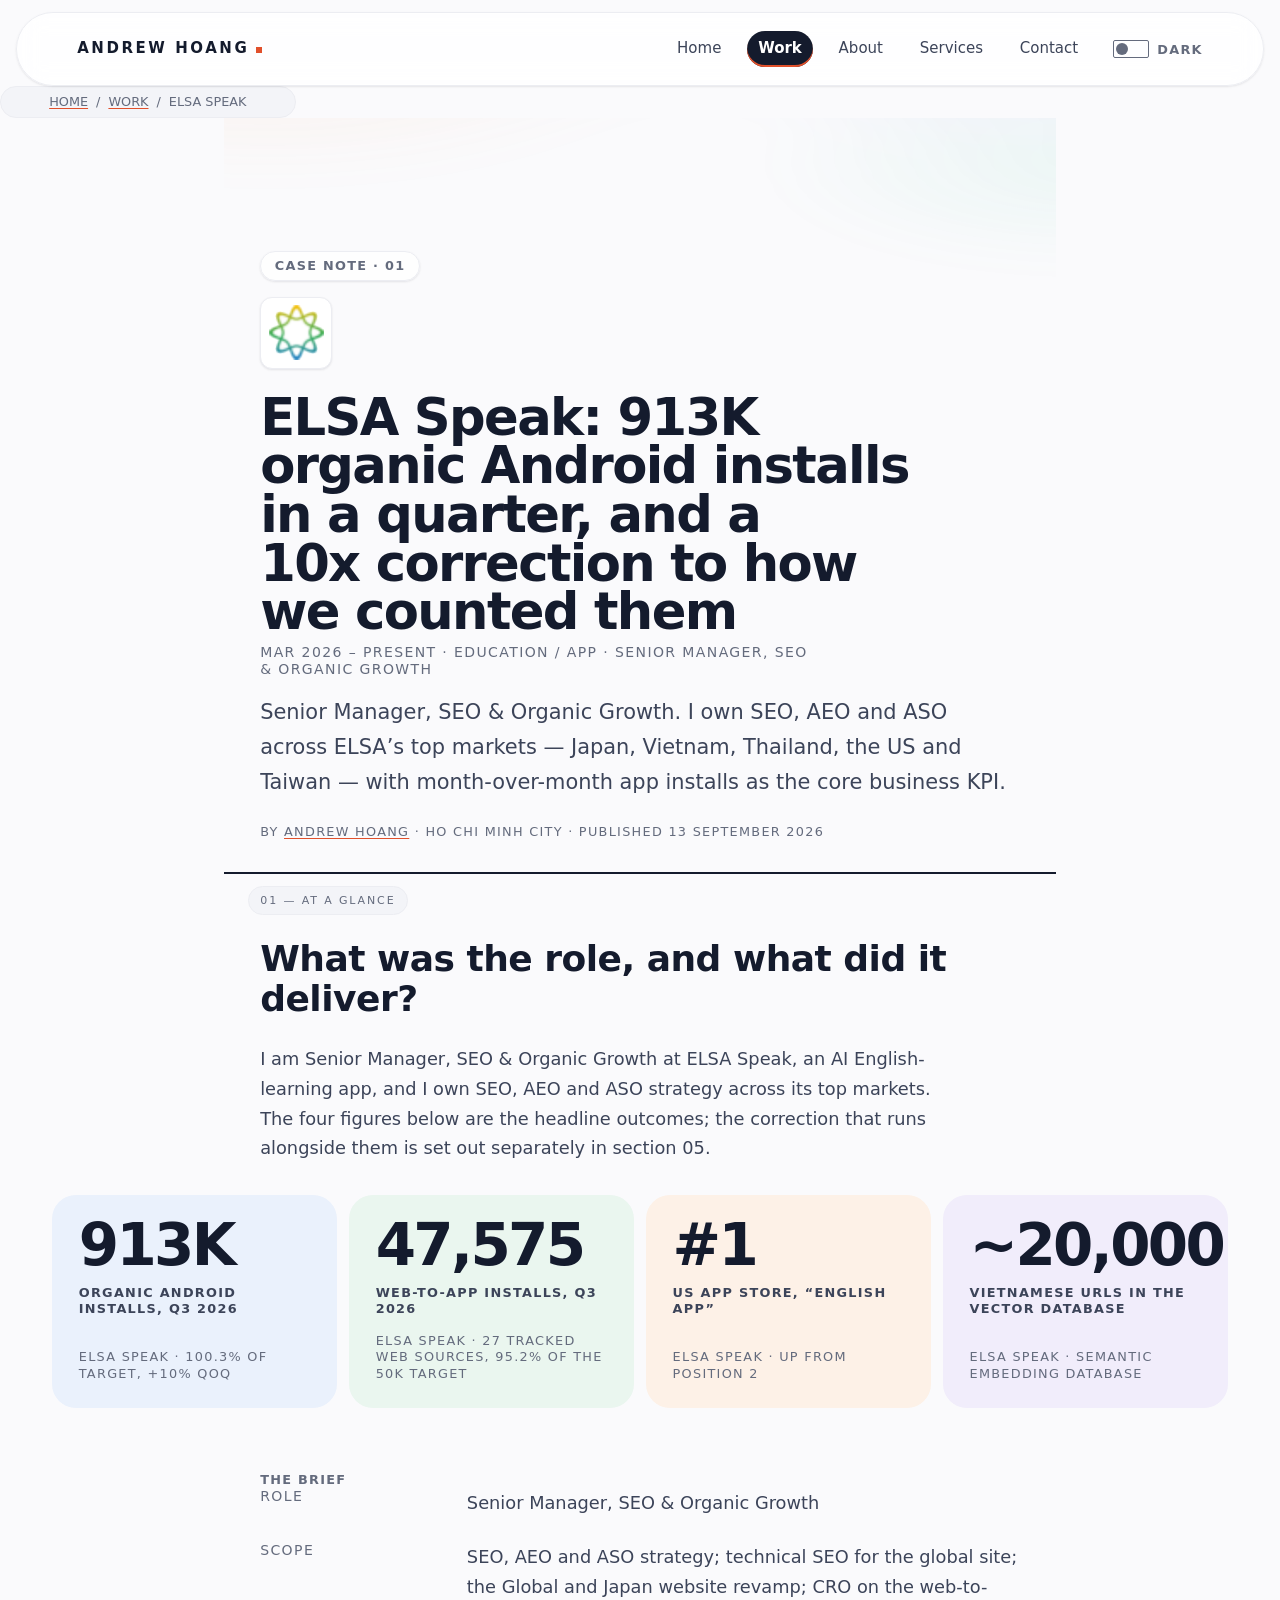
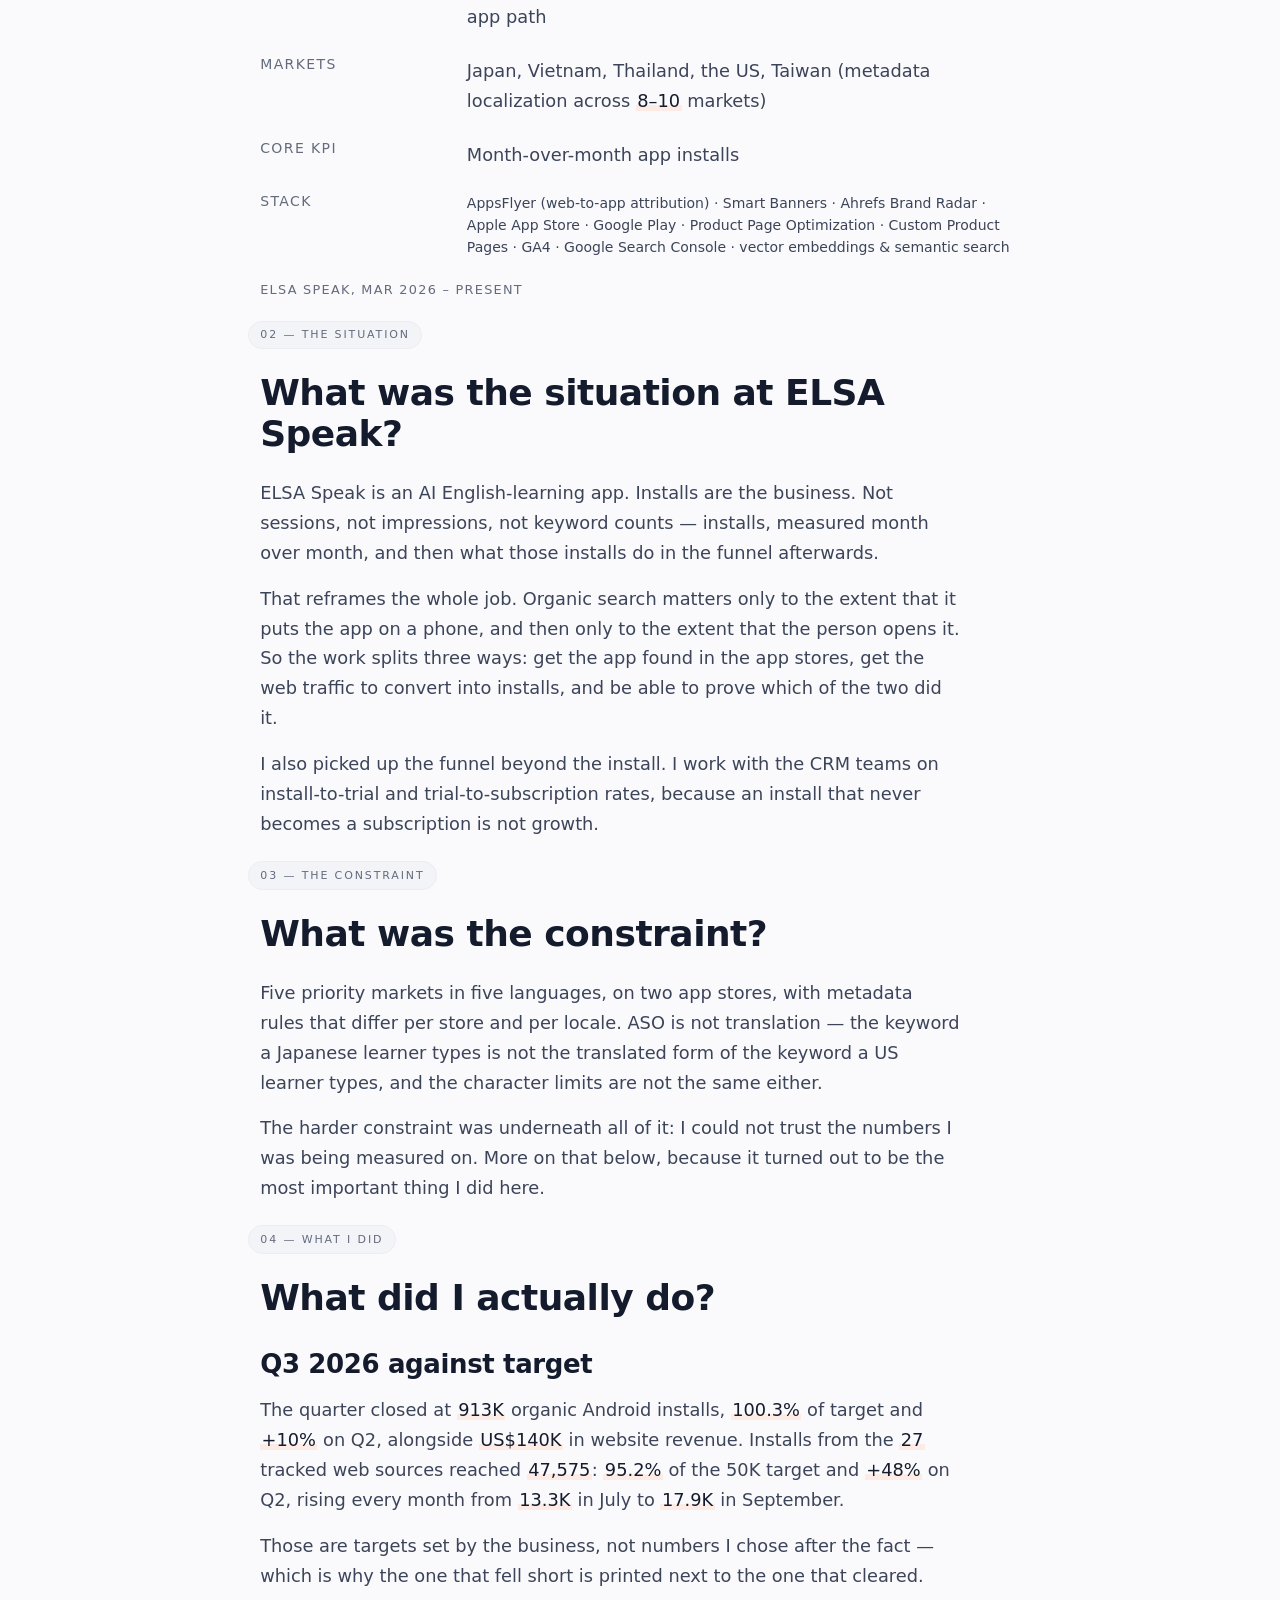
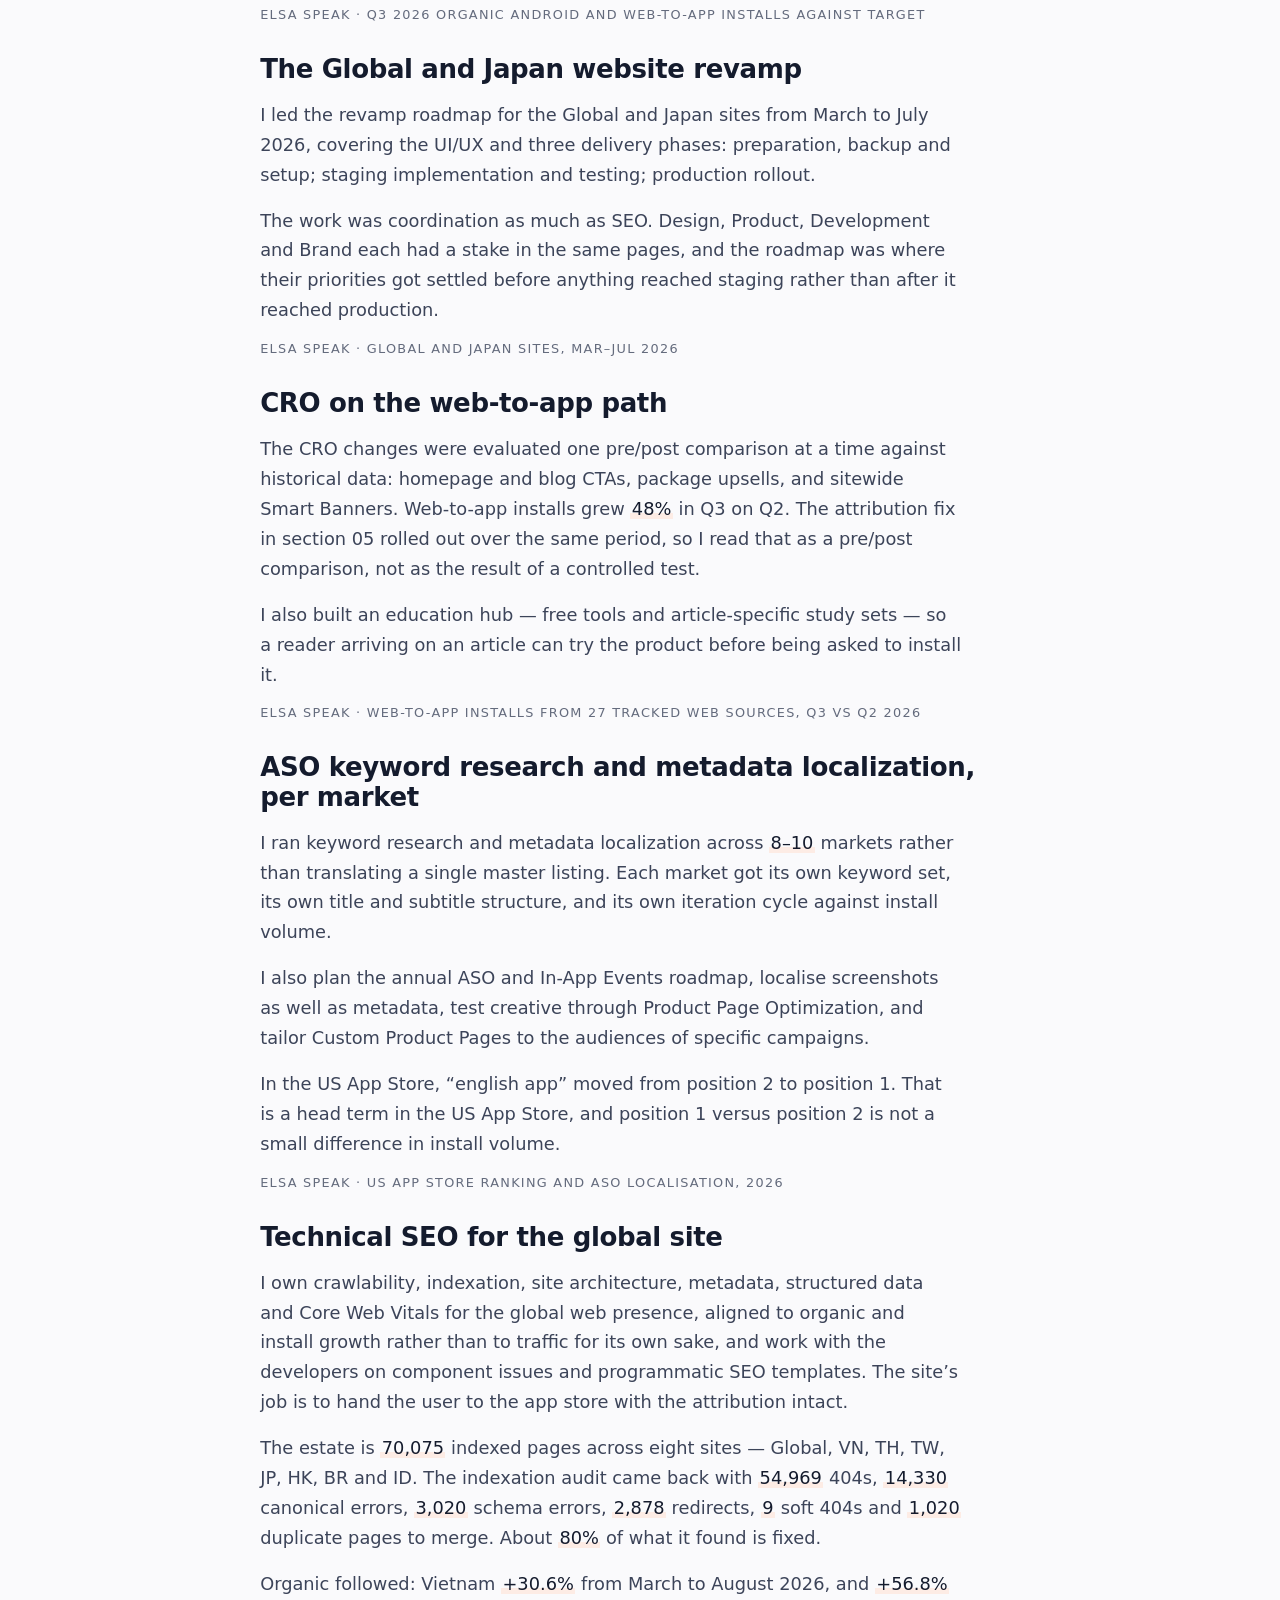
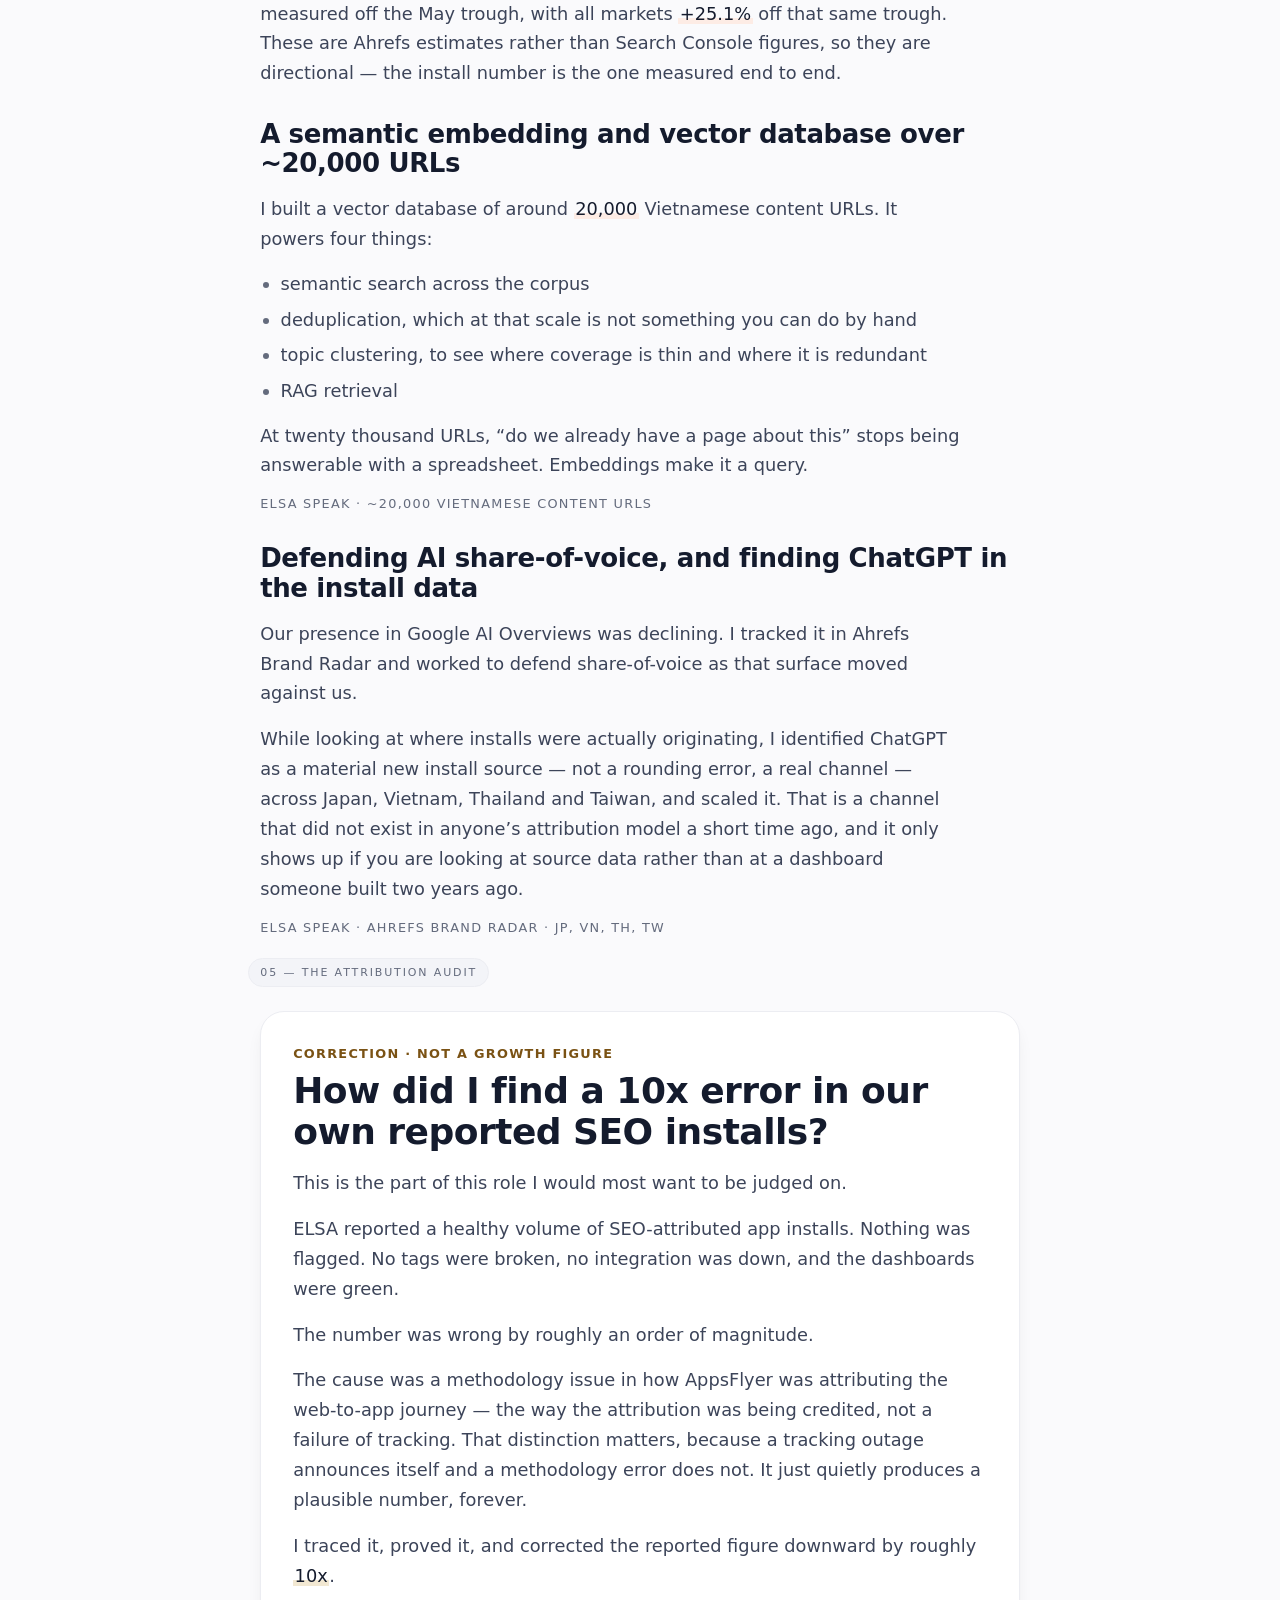
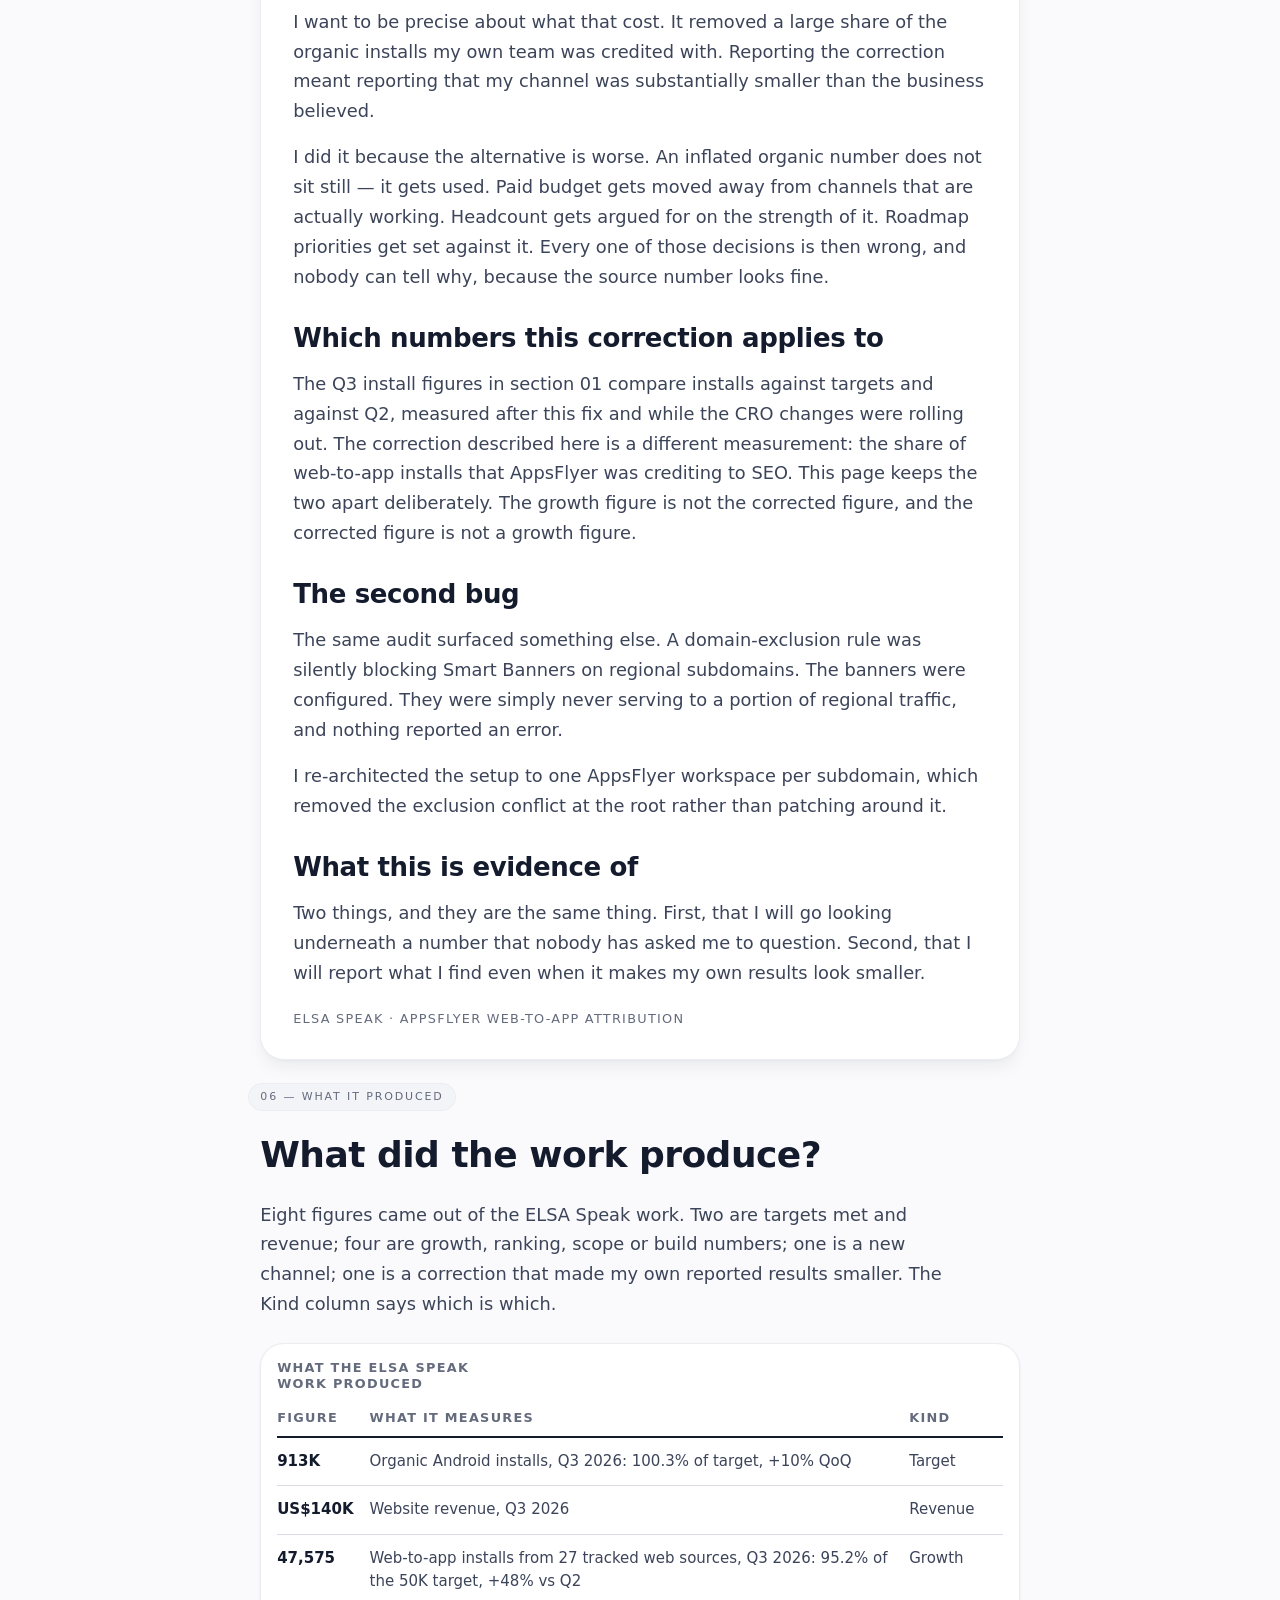
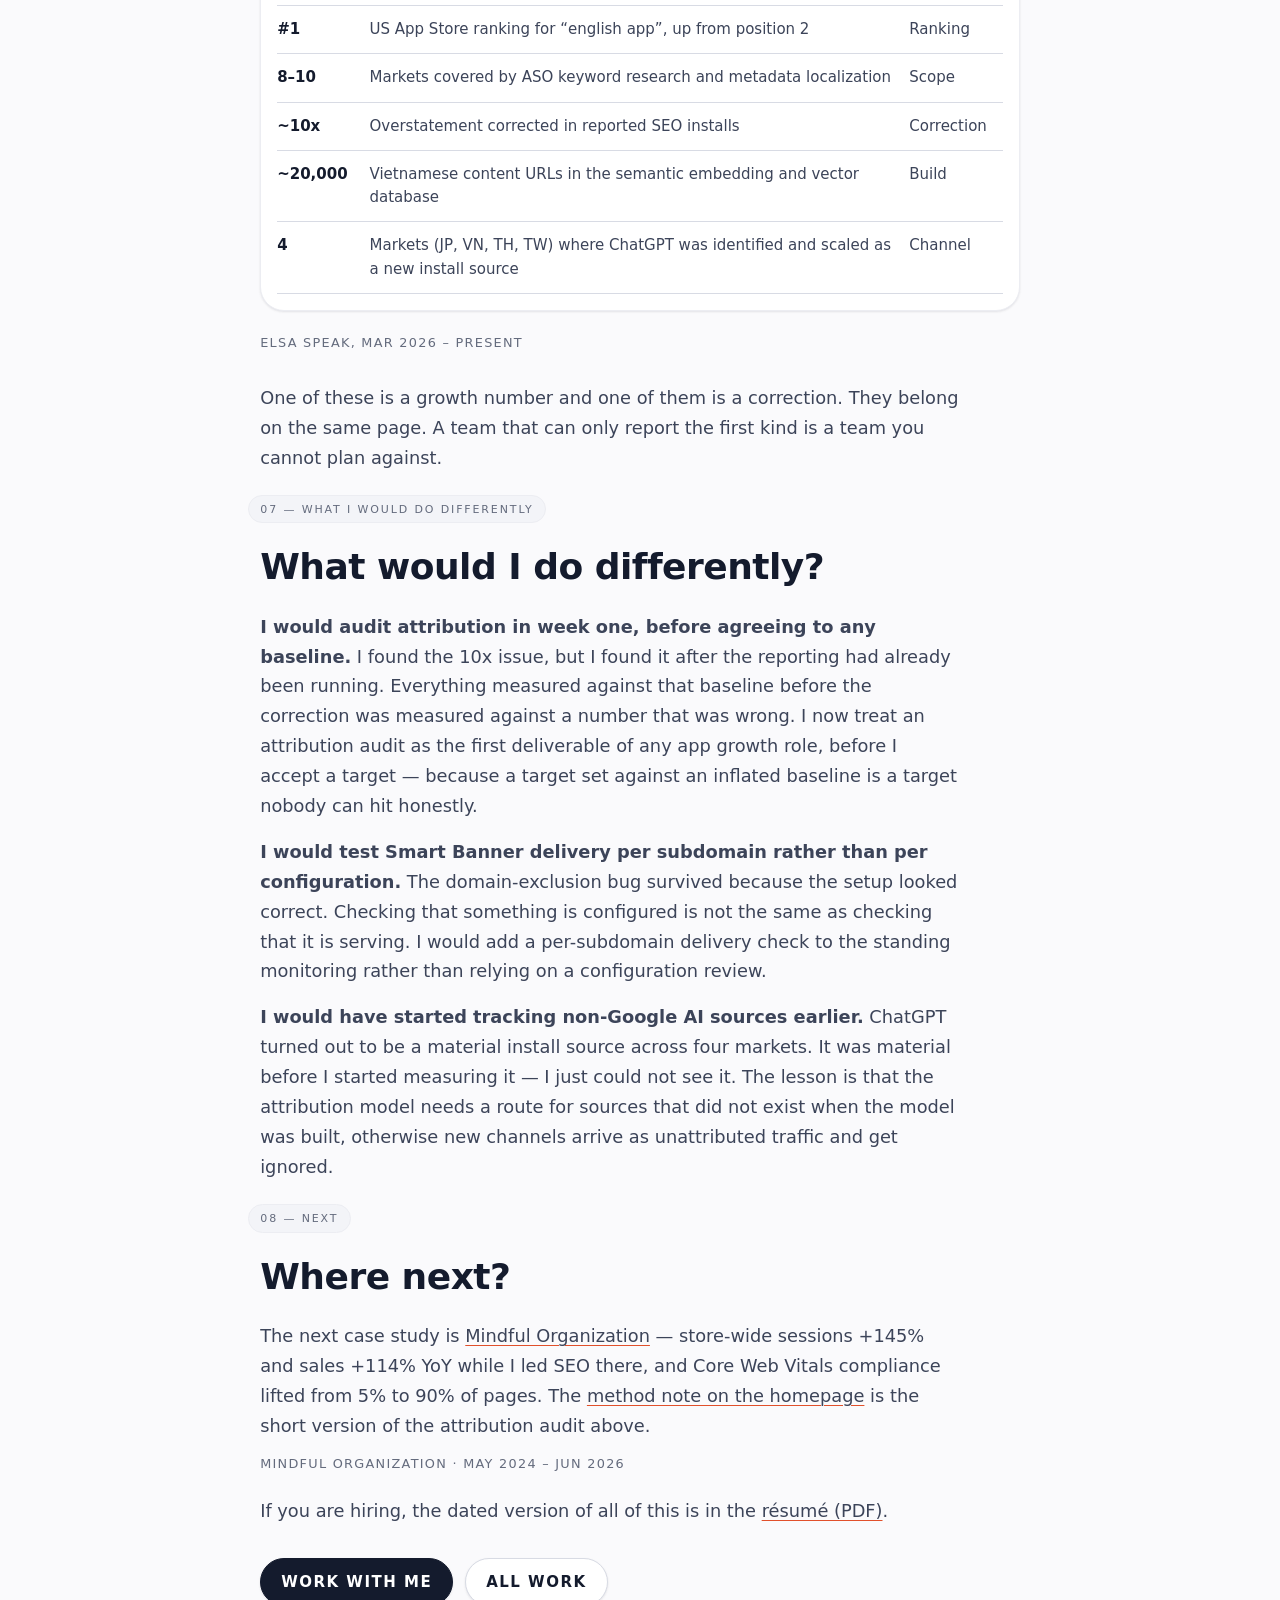
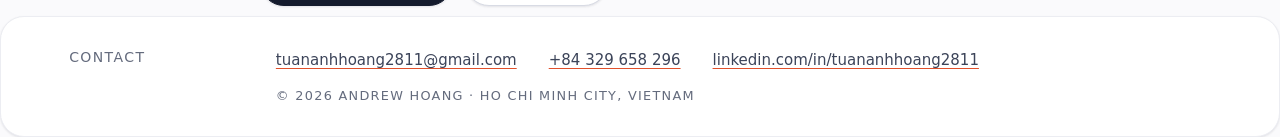
<file: work/elsa-speak.html>
<!DOCTYPE html>
<html lang="en">
<head>
<meta charset="utf-8">
<meta name="viewport" content="width=device-width, initial-scale=1">

<!-- Theme, before first paint. Tiny, and it cannot throw: localStorage
     raises in private mode, so both the read and the parse sit in try/catch.
     The `js` class is set here too so the reveal transitions never paint
     content and then hide it; without JS the class is absent and every
     .reveal rule is inert. -->
<script>try{var t=localStorage.getItem("ah-theme");if(t==="dark"||t==="light")document.documentElement.setAttribute("data-theme",t)}catch(e){}document.documentElement.classList.add("js");</script>

<title>ELSA Speak — Andrew Hoang</title>
<meta name="description" content="913K organic Android installs and 47,575 web-to-app installs in Q3 2026, #1 in the US App Store for &quot;english app&quot;, and a 10x downward correction to our own reported SEO installs.">
<meta name="author" content="Andrew Hoang">
<!-- STAGING: site is hidden from search engines. Run ./go-live.sh to reverse. -->
<meta name="robots" content="noindex, nofollow">
<meta name="theme-color" content="#FBFAF7" media="(prefers-color-scheme: light)">
<meta name="theme-color" content="#191712" media="(prefers-color-scheme: dark)">

<link rel="canonical" href="https://REPLACE-WITH-YOUR-DOMAIN/work/elsa-speak.html">
<!-- Icons. The .ico answers /favicon.ico and Google's SERP, the SVG
     serves modern browsers at any density, the 192px PNG is the touch
     icon. Relative hrefs only: a leading "/" 404s on a project site. -->
<link rel="icon" href="../favicon.ico" sizes="48x48">
<link rel="icon" href="../icon.svg" type="image/svg+xml" sizes="any">
<link rel="apple-touch-icon" href="../icon-192.png">

<link rel="me" href="https://www.linkedin.com/in/tuananhhoang2811">

<meta property="og:type" content="article">
<meta property="og:site_name" content="Andrew Hoang">
<meta property="og:locale" content="en_US">
<meta property="og:title" content="ELSA Speak — Andrew Hoang">
<meta property="og:description" content="913K organic Android installs and 47,575 web-to-app installs in Q3 2026, #1 in the US App Store for &quot;english app&quot;, and a 10x downward correction to our own reported SEO installs.">
<meta property="og:url" content="https://REPLACE-WITH-YOUR-DOMAIN/work/elsa-speak.html">
<meta property="og:image" content="https://REPLACE-WITH-YOUR-DOMAIN/assets/img/andrew-hoang.png">
<meta property="og:image:type" content="image/png">
<meta property="og:image:width" content="800">
<meta property="og:image:height" content="800">
<meta property="og:image:alt" content="Portrait of Andrew Hoang, SEO, AEO and GEO specialist based in Ho Chi Minh City, Vietnam.">
<meta property="article:author" content="Andrew Hoang">
<meta property="article:section" content="Case Study">
<meta property="article:published_time" content="2026-09-13T00:00:00+07:00">
<meta property="article:modified_time" content="2026-09-13T00:00:00+07:00">

<meta name="twitter:card" content="summary">
<meta name="twitter:title" content="ELSA Speak — Andrew Hoang">
<meta name="twitter:description" content="913K organic Android installs and 47,575 web-to-app installs in Q3 2026, #1 in the US App Store for &quot;english app&quot;, and a 10x downward correction to our own reported SEO installs.">
<meta name="twitter:image" content="https://REPLACE-WITH-YOUR-DOMAIN/assets/img/andrew-hoang.png">
<meta name="twitter:image:alt" content="Portrait of Andrew Hoang, SEO, AEO and GEO specialist based in Ho Chi Minh City, Vietnam.">

<link rel="stylesheet" href="../assets/css/site.css">

<script type="application/ld+json">
{
  "@context": "https://schema.org",
  "@graph": [
    {
      "@type": "Person",
      "@id": "https://REPLACE-WITH-YOUR-DOMAIN/#person",
      "name": "Andrew Hoang",
      "alternateName": ["Hoang Tuan Anh", "Tuan Anh Hoang"],
      "givenName": "Tuan Anh",
      "familyName": "Hoang",
      "jobTitle": "Senior Manager, SEO & Organic Growth",
      "description": "Andrew Hoang is an SEO, AEO, GEO and ASO specialist based in Ho Chi Minh City, Vietnam, with nine years of experience driving organic growth for web and mobile app products.",
      "url": "https://REPLACE-WITH-YOUR-DOMAIN/",
      "mainEntityOfPage": { "@id": "https://REPLACE-WITH-YOUR-DOMAIN/#webpage" },
      "image": { "@id": "https://REPLACE-WITH-YOUR-DOMAIN/#headshot" },
      "email": "mailto:tuananhhoang2811@gmail.com",
      "telephone": "+84329658296",
      "address": {
        "@type": "PostalAddress",
        "addressLocality": "Ho Chi Minh City",
        "addressCountry": "VN"
      },
      "workLocation": {
        "@type": "Place",
        "address": {
          "@type": "PostalAddress",
          "addressLocality": "Ho Chi Minh City",
          "addressCountry": "VN"
        }
      },
      "sameAs": [
        "https://www.linkedin.com/in/tuananhhoang2811"
      ],
      "knowsAbout": [
        "Answer Engine Optimization (AEO)",
        "Generative Engine Optimization (GEO)",
        "Search Engine Optimization",
        "Technical SEO",
        "App Store Optimization (ASO)",
        "Schema and structured data",
        "RAG pipelines",
        "Vector embeddings and semantic search",
        "Query fan-out coverage",
        "Topic clustering",
        "LLM content optimization",
        "AI citation and share-of-voice tracking",
        "Core Web Vitals",
        "Keyword and SERP strategy",
        "Site migrations",
        "International and multi-market SEO",
        "Google Analytics 4",
        "Google Search Console",
        "AppsFlyer web-to-app attribution",
        "BigQuery",
        "Looker Studio",
        "Google Tag Manager",
        "Google Ads (MCC and multi-account management)",
        "Meta Ads (Advantage+ Shopping, dynamic product ads, CBO and ABO)",
        "TikTok Ads",
        "Zalo Ads",
        "Value-based bidding",
        "Budget pacing and run-rate forecasting",
        "Python",
        "SQL"
      ],
      "hasOccupation": { "@id": "https://REPLACE-WITH-YOUR-DOMAIN/#occupation" },
      "alumniOf": { "@id": "https://REPLACE-WITH-YOUR-DOMAIN/#org-hcmc-open-university" },
      "worksFor": [
        {
          "@type": "OrganizationRole",
          "roleName": "Senior Manager, SEO & Organic Growth",
          "startDate": "2026-03",
          "worksFor": { "@id": "https://REPLACE-WITH-YOUR-DOMAIN/#org-elsa-speak" }
        },
        {
          "@type": "OrganizationRole",
          "roleName": "SEO Lead & Email Marketing Specialist",
          "startDate": "2025-09",
          "worksFor": { "@id": "https://REPLACE-WITH-YOUR-DOMAIN/#org-lumetest" }
        },
        {
          "@type": "OrganizationRole",
          "roleName": "SEO Consultant",
          "startDate": "2026-08",
          "worksFor": { "@type": "Organization", "name": "Concentrix" }
        }
      ],
      "hasCredential": [
        {
          "@type": "EducationalOccupationalCredential",
          "name": "Technical SEO & SEO Manager",
          "credentialCategory": "certificate",
          "recognizedBy": { "@type": "Organization", "name": "Blue Array" }
        },
        {
          "@type": "EducationalOccupationalCredential",
          "name": "Google Ads Search",
          "credentialCategory": "certificate",
          "recognizedBy": { "@type": "Organization", "name": "Google" }
        },
        {
          "@type": "EducationalOccupationalCredential",
          "name": "Digital Marketing",
          "credentialCategory": "certificate",
          "recognizedBy": { "@type": "Organization", "name": "HubSpot" }
        },
        {
          "@type": "EducationalOccupationalCredential",
          "name": "Data Analysis Masterclass",
          "credentialCategory": "certificate",
          "recognizedBy": { "@type": "Organization", "name": "Udemy" }
        },
        {
          "@type": "EducationalOccupationalCredential",
          "name": "Data Science",
          "credentialCategory": "certificate",
          "recognizedBy": { "@type": "Organization", "name": "DataCamp" }
        }
      ]
    },
    {
      "@type": "Occupation",
      "@id": "https://REPLACE-WITH-YOUR-DOMAIN/#occupation",
      "name": "SEO, AEO and GEO Specialist",
      "occupationalCategory": {
        "@type": "CategoryCode",
        "codeValue": "13-1161.01",
        "name": "Search Marketing Strategists",
        "inCodeSet": {
          "@type": "CategoryCodeSet",
          "name": "O*NET-SOC",
          "url": "https://www.onetonline.org/"
        }
      },
      "skills": "Technical SEO, Answer Engine Optimization, Generative Engine Optimization, App Store Optimization, schema and structured data, RAG pipelines, vector embeddings, GA4, Google Search Console, AppsFlyer, BigQuery, Google Ads, Meta Ads, TikTok Ads, Zalo Ads, value-based bidding, budget pacing and forecasting, Python, SQL",
      "responsibilities": "Owning SEO, AEO and ASO strategy across multiple markets with app installs and organic revenue as core KPIs."
    },
    {
      "@type": "ImageObject",
      "@id": "https://REPLACE-WITH-YOUR-DOMAIN/#headshot",
      "url": "https://REPLACE-WITH-YOUR-DOMAIN/assets/img/andrew-hoang.png",
      "contentUrl": "https://REPLACE-WITH-YOUR-DOMAIN/assets/img/andrew-hoang.png",
      "width": 800,
      "height": 800,
      "caption": "Andrew Hoang, SEO, AEO and GEO specialist based in Ho Chi Minh City, Vietnam"
    },
    {
      "@type": "WebSite",
      "@id": "https://REPLACE-WITH-YOUR-DOMAIN/#website",
      "url": "https://REPLACE-WITH-YOUR-DOMAIN/",
      "name": "Andrew Hoang",
      "alternateName": "Andrew Hoang — SEO, AEO & GEO",
      "description": "Portfolio, case studies and resume of Andrew Hoang, an SEO, AEO, GEO and ASO specialist in Ho Chi Minh City, Vietnam.",
      "inLanguage": "en",
      "publisher": { "@id": "https://REPLACE-WITH-YOUR-DOMAIN/#person" },
      "author": { "@id": "https://REPLACE-WITH-YOUR-DOMAIN/#person" },
      "copyrightHolder": { "@id": "https://REPLACE-WITH-YOUR-DOMAIN/#person" },
      "copyrightYear": 2026
    },
    {
      "@type": "Organization",
      "@id": "https://REPLACE-WITH-YOUR-DOMAIN/#org-elsa-speak",
      "name": "ELSA Speak"
    },
    {
      "@type": "Organization",
      "@id": "https://REPLACE-WITH-YOUR-DOMAIN/#org-uppercut",
      "name": "Uppercut Digital",
      "address": { "@type": "PostalAddress", "addressCountry": "AU" }
    },
    {
      "@type": "Organization",
      "@id": "https://REPLACE-WITH-YOUR-DOMAIN/#org-lumetest",
      "name": "LUMEtest",
      "alternateName": "Lume"
    },
    {
      "@type": "Organization",
      "@id": "https://REPLACE-WITH-YOUR-DOMAIN/#org-pte-magic",
      "name": "PTE Magic"
    },
    {
      "@type": "Organization",
      "@id": "https://REPLACE-WITH-YOUR-DOMAIN/#org-mindful-organization",
      "name": "Mindful Organization"
    },
    {
      "@type": "Organization",
      "@id": "https://REPLACE-WITH-YOUR-DOMAIN/#org-phibious",
      "name": "Phibious"
    },
    {
      "@type": "Organization",
      "@id": "https://REPLACE-WITH-YOUR-DOMAIN/#org-hellobacsi",
      "name": "Hello Health Group",
      "alternateName": "Hellobacsi",
      "url": "https://hellobacsi.com/"
    },
    {
      "@type": "CollegeOrUniversity",
      "@id": "https://REPLACE-WITH-YOUR-DOMAIN/#org-hcmc-open-university",
      "name": "Ho Chi Minh City Open University"
    },
    {
      "@type": "WebPage",
      "@id": "https://REPLACE-WITH-YOUR-DOMAIN/work/elsa-speak.html#webpage",
      "url": "https://REPLACE-WITH-YOUR-DOMAIN/work/elsa-speak.html",
      "name": "ELSA Speak: Organic Growth, a Website Revamp and a 10x Attribution Fix | Andrew Hoang",
      "description": "913K organic Android installs and 47,575 web-to-app installs in Q3 2026, #1 in the US App Store for \"english app\", and a 10x downward correction to our own reported SEO installs.",
      "isPartOf": { "@id": "https://REPLACE-WITH-YOUR-DOMAIN/#website" },
      "primaryImageOfPage": { "@id": "https://REPLACE-WITH-YOUR-DOMAIN/#headshot" },
      "breadcrumb": { "@id": "https://REPLACE-WITH-YOUR-DOMAIN/work/elsa-speak.html#breadcrumb" },
      "inLanguage": "en",
      "datePublished": "2026-09-13",
      "dateModified": "2026-10-28"
    },
    {
      "@type": "Article",
      "@id": "https://REPLACE-WITH-YOUR-DOMAIN/work/elsa-speak.html#article",
      "isPartOf": { "@id": "https://REPLACE-WITH-YOUR-DOMAIN/work/elsa-speak.html#webpage" },
      "mainEntityOfPage": { "@id": "https://REPLACE-WITH-YOUR-DOMAIN/work/elsa-speak.html#webpage" },
      "headline": "ELSA Speak: organic growth, a website revamp and a 10x attribution correction",
      "description": "How Andrew Hoang delivered 913K organic Android installs in Q3 2026 at ELSA Speak (100.3% of target), led the Global and Japan website revamp, reached #1 in the US App Store for \"english app\", and rebuilt web-to-app attribution integrity in AppsFlyer.",
      "articleSection": "Case Study",
      "keywords": "App Store Optimization, ASO, AppsFlyer attribution, AI share of voice, ELSA Speak, app installs",
      "author": { "@id": "https://REPLACE-WITH-YOUR-DOMAIN/#person" },
      "publisher": { "@id": "https://REPLACE-WITH-YOUR-DOMAIN/#person" },
      "creator": { "@id": "https://REPLACE-WITH-YOUR-DOMAIN/#person" },
      "about": { "@id": "https://REPLACE-WITH-YOUR-DOMAIN/#org-elsa-speak" },
      "mentions": [
        { "@type": "SoftwareApplication", "name": "AppsFlyer", "applicationCategory": "BusinessApplication" },
        { "@type": "SoftwareApplication", "name": "Ahrefs Brand Radar", "applicationCategory": "BusinessApplication" }
      ],
      "inLanguage": "en",
      "datePublished": "2026-09-13",
      "dateModified": "2026-10-28"
    },
    {
      "@type": "BreadcrumbList",
      "@id": "https://REPLACE-WITH-YOUR-DOMAIN/work/elsa-speak.html#breadcrumb",
      "itemListElement": [
        { "@type": "ListItem", "position": 1, "name": "Home", "item": "https://REPLACE-WITH-YOUR-DOMAIN/" },
        { "@type": "ListItem", "position": 2, "name": "Work", "item": "https://REPLACE-WITH-YOUR-DOMAIN/work/index.html" },
        { "@type": "ListItem", "position": 3, "name": "ELSA Speak" }
      ]
    }
  ]
}
</script>
</head>
<body>

<a class="c-skip" href="#main">Skip to main content</a>

<!-- ============================================================
     SITE HEADER — folio strip + masthead. Replicated verbatim on
     every page; only aria-current and the ../ depth change.
     Not sticky, by design. The nav wraps; there is no hamburger.
     ============================================================ -->
<header class="c-head">
  <div class="shell">
    <p class="c-head__folio">
      <span>Ho Chi Minh City, Vietnam · UTC+7</span>
      <span>SEO · AEO / GEO · ASO</span>
    </p>
    <div class="c-head__bar">
      <a class="c-head__mark" href="../index.html">Andrew Hoang</a>
      <nav class="c-nav" aria-label="Primary">
        <ul class="c-nav__list">
          <li><a href="../index.html">Home</a></li>
          <li><a href="index.html" aria-current="page">Work</a></li>
          <li><a href="../about.html">About</a></li>
          <li><a href="../services.html">Services</a></li>
          <li><a href="../contact.html">Contact</a></li>
        </ul>
      </nav>
      <button class="c-theme" type="button" aria-pressed="false" aria-label="Switch to dark theme">
        <span class="c-theme__track" aria-hidden="true"><span class="c-theme__knob"></span></span>
        <span class="c-theme__text" aria-hidden="true">Dark</span>
      </button>
    </div>
  </div>
</header>

<main id="main" tabindex="-1">

  <!-- ==========================================================
       BREADCRUMB — matches the BreadcrumbList in the head
       ========================================================== -->
  <nav class="c-crumbs" aria-label="Breadcrumb">
    <div class="shell shell--narrow">
      <ol>
        <li><a href="../index.html">Home</a></li>
        <li><a href="index.html">Work</a></li>
        <!-- The nav's Work link indicates the section with aria-current="page";
             the terminal crumb stays a plain span so only one element
             announces as current. -->
        <li><span>ELSA Speak</span></li>
      </ol>
    </div>
  </nav>

  <!-- ==========================================================
       CASE HERO  ·  §5.20 archetype. One h1 on the page.
       ========================================================== -->
  <header class="c-case-hero shell shell--narrow">
    <p class="label">Case note · 01</p>
    <!-- The mark is the client's own logo, lifted from Andrew's portfolio
         deck (see _source/client-logos.md for provenance and the grid
         mapping). Decorative, so aria-hidden and alt="": the client is
         already named in full by the h1 beside it, and a logo in the
         accessibility tree would just read the name twice.
         .c-markrow is a flex row, so it wraps the mark and the heading in a
         div — a span cannot legally contain an h1. -->
    <div class="c-markrow">
      <span class="c-mark c-mark--lg c-mark--img" aria-hidden="true"><img src="../assets/img/clients/elsa-speak.png" width="160" height="160" alt="" loading="lazy" decoding="async"></span>
      <h1>ELSA Speak: 913K organic Android installs in a quarter, and a 10x correction to how we counted them</h1>
    </div>
    <p class="dateline">Mar 2026 – Present · Education / App · Senior Manager, SEO &amp; Organic Growth</p>
    <p class="dek">Senior Manager, SEO &amp; Organic Growth. I own SEO, AEO and ASO across ELSA&rsquo;s top markets — Japan, Vietnam, Thailand, the US and Taiwan — with month-over-month app installs as the core business KPI.</p>
    <p class="source u-mt-md">By <a href="../about.html">Andrew Hoang</a> · Ho Chi Minh City · Published 13 September 2026</p>
  </header>

  <!-- ==========================================================
       01 — AT A GLANCE  ·  three figure cells, then the brief
       ========================================================== -->
  <section class="section" id="glance" aria-labelledby="glance-h">
    <div class="shell shell--narrow">
      <div class="section__open">
      <div class="section__rule"></div>
      <p class="section__folio">01 — At a glance</p>
      <h2 id="glance-h" class="section__head">What was the role, and what did it deliver?</h2>
      </div>
      <p class="prose u-mt-md">I am Senior Manager, SEO &amp; Organic Growth at ELSA Speak, an AI English-learning app, and I own SEO, AEO and ASO strategy across its top markets. The four figures below are the headline outcomes; the correction that runs alongside them is set out separately in section 05.</p>
    </div>

    <!-- THE FIGURES BAR · full shell, not shell--narrow: at 4-up a 128px
         figure does not fit a 52rem column (§3.3, §5.20).
         Every cell carries its source line. A cell without one cannot ship. -->
    <div class="shell">
      <ul class="c-metrics">
        <li class="c-metric reveal" style="--i:0">
          <p class="figure">913K</p>
          <p class="label">Organic Android installs, Q3 2026</p>
          <p class="source">ELSA Speak · 100.3% of target, +10% QoQ</p>
        </li>
        <li class="c-metric reveal" style="--i:1">
          <p class="figure figure--long">47,575</p>
          <p class="label">Web-to-app installs, Q3 2026</p>
          <p class="source">ELSA Speak · 27 tracked web sources, 95.2% of the 50K target</p>
        </li>
        <li class="c-metric reveal" style="--i:2">
          <p class="figure">#1</p>
          <p class="label">US App Store, &ldquo;english app&rdquo;</p>
          <p class="source">ELSA Speak · up from position 2</p>
        </li>
        <li class="c-metric reveal" style="--i:3">
          <p class="figure figure--xlong">~20,000</p>
          <p class="label">Vietnamese URLs in the vector database</p>
          <p class="source">ELSA Speak · semantic embedding database</p>
        </li>
      </ul>
    </div>

    <div class="shell shell--narrow">
      <p class="label u-mt-2xl">The brief</p>
      <dl class="u-stack-md u-mt-md" style="margin:0">
        <div class="row">
          <dt class="row__rail">Role</dt>
          <dd class="prose" style="margin:0">Senior Manager, SEO &amp; Organic Growth</dd>
        </div>
        <div class="row">
          <dt class="row__rail">Scope</dt>
          <dd class="prose" style="margin:0">SEO, AEO and ASO strategy; technical SEO for the global site; the Global and Japan website revamp; CRO on the web-to-app path</dd>
        </div>
        <div class="row">
          <dt class="row__rail">Markets</dt>
          <dd class="prose" style="margin:0">Japan, Vietnam, Thailand, the US, Taiwan (metadata localization across <b class="fig">8–10</b> markets)</dd>
        </div>
        <div class="row">
          <dt class="row__rail">Core KPI</dt>
          <dd class="prose" style="margin:0">Month-over-month app installs</dd>
        </div>
        <div class="row">
          <dt class="row__rail">Stack</dt>
          <dd class="c-tags" style="margin:0">AppsFlyer (web-to-app attribution) · Smart Banners · Ahrefs Brand Radar · Apple App Store · Google Play · Product Page Optimization · Custom Product Pages · GA4 · Google Search Console · vector embeddings &amp; semantic search</dd>
        </div>
      </dl>
      <p class="source u-mt-md">ELSA Speak, Mar 2026 – Present</p>
    </div>
  </section>

  <!-- ==========================================================
       02 — THE SITUATION
       ========================================================== -->
  <section class="section" id="situation" aria-labelledby="situation-h">
    <div class="shell shell--narrow">
      <div class="section__open">
      <div class="section__rule"></div>
      <p class="section__folio">02 — The situation</p>
      <h2 id="situation-h" class="section__head">What was the situation at ELSA Speak?</h2>
      </div>
      <div class="prose u-mt-md">
        <p>ELSA Speak is an AI English-learning app. Installs are the business. Not sessions, not impressions, not keyword counts — installs, measured month over month, and then what those installs do in the funnel afterwards.</p>
        <p>That reframes the whole job. Organic search matters only to the extent that it puts the app on a phone, and then only to the extent that the person opens it. So the work splits three ways: get the app found in the app stores, get the web traffic to convert into installs, and be able to prove which of the two did it.</p>
        <p>I also picked up the funnel beyond the install. I work with the CRM teams on install-to-trial and trial-to-subscription rates, because an install that never becomes a subscription is not growth.</p>
      </div>
    </div>
  </section>

  <!-- ==========================================================
       03 — THE CONSTRAINT
       ========================================================== -->
  <section class="section" id="constraint" aria-labelledby="constraint-h">
    <div class="shell shell--narrow">
      <div class="section__open">
      <div class="section__rule"></div>
      <p class="section__folio">03 — The constraint</p>
      <h2 id="constraint-h" class="section__head">What was the constraint?</h2>
      </div>
      <div class="prose u-mt-md">
        <p>Five priority markets in five languages, on two app stores, with metadata rules that differ per store and per locale. ASO is not translation — the keyword a Japanese learner types is not the translated form of the keyword a US learner types, and the character limits are not the same either.</p>
        <p>The harder constraint was underneath all of it: I could not trust the numbers I was being measured on. More on that below, because it turned out to be the most important thing I did here.</p>
      </div>
    </div>
  </section>

  <!-- ==========================================================
       04 — WHAT I DID  ·  four workstreams
       ========================================================== -->
  <section class="section" id="what-i-did" aria-labelledby="did-h">
    <div class="shell shell--narrow">
      <div class="section__open">
      <div class="section__rule"></div>
      <p class="section__folio">04 — What I did</p>
      <h2 id="did-h" class="section__head">What did I actually do?</h2>
      </div>

      <h3 class="u-mt-lg" id="did-q3">Q3 2026 against target</h3>
      <div class="prose u-mt-sm">
        <p>The quarter closed at <b class="fig">913K</b> organic Android installs, <b class="fig">100.3%</b> of target and <b class="fig">+10%</b> on Q2, alongside <b class="fig">US$140K</b> in website revenue. Installs from the <b class="fig">27</b> tracked web sources reached <b class="fig">47,575</b>: <b class="fig">95.2%</b> of the 50K target and <b class="fig">+48%</b> on Q2, rising every month from <b class="fig">13.3K</b> in July to <b class="fig">17.9K</b> in September.</p>
        <p>Those are targets set by the business, not numbers I chose after the fact &mdash; which is why the one that fell short is printed next to the one that cleared.</p>
      </div>
      <p class="source u-mt-sm">ELSA Speak · Q3 2026 organic Android and web-to-app installs against target</p>

      <h3 class="u-mt-lg" id="did-revamp">The Global and Japan website revamp</h3>
      <div class="prose u-mt-sm">
        <p>I led the revamp roadmap for the Global and Japan sites from March to July 2026, covering the UI/UX and three delivery phases: preparation, backup and setup; staging implementation and testing; production rollout.</p>
        <p>The work was coordination as much as SEO. Design, Product, Development and Brand each had a stake in the same pages, and the roadmap was where their priorities got settled before anything reached staging rather than after it reached production.</p>
      </div>
      <p class="source u-mt-sm">ELSA Speak · Global and Japan sites, Mar&ndash;Jul 2026</p>

      <h3 class="u-mt-lg" id="did-cro">CRO on the web-to-app path</h3>
      <div class="prose u-mt-sm">
        <p>The CRO changes were evaluated one pre/post comparison at a time against historical data: homepage and blog CTAs, package upsells, and sitewide Smart Banners. Web-to-app installs grew <b class="fig">48%</b> in Q3 on Q2. The attribution fix in section 05 rolled out over the same period, so I read that as a pre/post comparison, not as the result of a controlled test.</p>
        <p>I also built an education hub &mdash; free tools and article-specific study sets &mdash; so a reader arriving on an article can try the product before being asked to install it.</p>
      </div>
      <p class="source u-mt-sm">ELSA Speak · web-to-app installs from 27 tracked web sources, Q3 vs Q2 2026</p>

      <h3 class="u-mt-lg" id="did-aso">ASO keyword research and metadata localization, per market</h3>
      <div class="prose u-mt-sm">
        <p>I ran keyword research and metadata localization across <b class="fig">8–10</b> markets rather than translating a single master listing. Each market got its own keyword set, its own title and subtitle structure, and its own iteration cycle against install volume.</p>
        <p>I also plan the annual ASO and In-App Events roadmap, localise screenshots as well as metadata, test creative through Product Page Optimization, and tailor Custom Product Pages to the audiences of specific campaigns.</p>
        <p>In the US App Store, &ldquo;english app&rdquo; moved from position 2 to position 1. That is a head term in the US App Store, and position 1 versus position 2 is not a small difference in install volume.</p>
      </div>
      <p class="source u-mt-sm">ELSA Speak · US App Store ranking and ASO localisation, 2026</p>

      <h3 class="u-mt-lg" id="did-technical">Technical SEO for the global site</h3>
      <div class="prose u-mt-sm">
        <p>I own crawlability, indexation, site architecture, metadata, structured data and Core Web Vitals for the global web presence, aligned to organic and install growth rather than to traffic for its own sake, and work with the developers on component issues and programmatic SEO templates. The site&rsquo;s job is to hand the user to the app store with the attribution intact.</p>
        <p>The estate is <b class="fig">70,075</b> indexed pages across eight sites &mdash; Global, VN, TH, TW, JP, HK, BR and ID. The indexation audit came back with <b class="fig">54,969</b> 404s, <b class="fig">14,330</b> canonical errors, <b class="fig">3,020</b> schema errors, <b class="fig">2,878</b> redirects, <b class="fig">9</b> soft 404s and <b class="fig">1,020</b> duplicate pages to merge. About <b class="fig">80%</b> of what it found is fixed.</p>
        <p>Organic followed: Vietnam <b class="fig">+30.6%</b> from March to August 2026, and <b class="fig">+56.8%</b> measured off the May trough, with all markets <b class="fig">+25.1%</b> off that same trough. These are Ahrefs estimates rather than Search Console figures, so they are directional &mdash; the install number is the one measured end to end.</p>
      </div>

      <h3 class="u-mt-lg" id="did-vector">A semantic embedding and vector database over ~20,000 URLs</h3>
      <div class="prose u-mt-sm">
        <p>I built a vector database of around <b class="fig">20,000</b> Vietnamese content URLs. It powers four things:</p>
      </div>
      <ul class="c-ledger__bullets">
        <li>semantic search across the corpus</li>
        <li>deduplication, which at that scale is not something you can do by hand</li>
        <li>topic clustering, to see where coverage is thin and where it is redundant</li>
        <li>RAG retrieval</li>
      </ul>
      <div class="prose u-mt-sm">
        <p>At twenty thousand URLs, &ldquo;do we already have a page about this&rdquo; stops being answerable with a spreadsheet. Embeddings make it a query.</p>
      </div>
      <p class="source u-mt-sm">ELSA Speak · ~20,000 Vietnamese content URLs</p>

      <h3 class="u-mt-lg" id="did-ai">Defending AI share-of-voice, and finding ChatGPT in the install data</h3>
      <div class="prose u-mt-sm">
        <p>Our presence in Google AI Overviews was declining. I tracked it in Ahrefs Brand Radar and worked to defend share-of-voice as that surface moved against us.</p>
        <p>While looking at where installs were actually originating, I identified ChatGPT as a material new install source — not a rounding error, a real channel — across Japan, Vietnam, Thailand and Taiwan, and scaled it. That is a channel that did not exist in anyone&rsquo;s attribution model a short time ago, and it only shows up if you are looking at source data rather than at a dashboard someone built two years ago.</p>
      </div>
      <p class="source u-mt-sm">ELSA Speak · Ahrefs Brand Radar · JP, VN, TH, TW</p>
    </div>
  </section>

  <!-- ==========================================================
       05 — THE ATTRIBUTION AUDIT  ·  the only --signal-fix block
       on this page. Linked directly from the homepage method note
       as work/elsa-speak.html#attribution.
       ========================================================== -->
  <section class="section" id="attribution" aria-labelledby="attr-h">
    <div class="shell shell--narrow">
      <div class="section__rule"></div>
      <p class="section__folio">05 — The attribution audit</p>

      <div class="c-fix">
        <p class="c-fix__kicker">Correction · not a growth figure</p>
        <h2 class="c-fix__h" id="attr-h">How did I find a 10x error in our own reported SEO installs?</h2>

        <div class="prose">
          <p>This is the part of this role I would most want to be judged on.</p>
          <p>ELSA reported a healthy volume of SEO-attributed app installs. Nothing was flagged. No tags were broken, no integration was down, and the dashboards were green.</p>
          <p>The number was wrong by roughly an order of magnitude.</p>
          <p>The cause was a methodology issue in how AppsFlyer was attributing the web-to-app journey — the way the attribution was being credited, not a failure of tracking. That distinction matters, because a tracking outage announces itself and a methodology error does not. It just quietly produces a plausible number, forever.</p>
          <p>I traced it, proved it, and corrected the reported figure downward by roughly <b class="fig">10x</b>.</p>
          <p>I want to be precise about what that cost. It removed a large share of the organic installs my own team was credited with. Reporting the correction meant reporting that my channel was substantially smaller than the business believed.</p>
          <p>I did it because the alternative is worse. An inflated organic number does not sit still — it gets used. Paid budget gets moved away from channels that are actually working. Headcount gets argued for on the strength of it. Roadmap priorities get set against it. Every one of those decisions is then wrong, and nobody can tell why, because the source number looks fine.</p>
        </div>

        <h3 class="u-mt-lg" id="attr-scope">Which numbers this correction applies to</h3>
        <div class="prose u-mt-sm">
          <p>The Q3 install figures in section 01 compare installs against targets and against Q2, measured after this fix and while the CRO changes were rolling out. The correction described here is a different measurement: the share of web-to-app installs that AppsFlyer was crediting to SEO. This page keeps the two apart deliberately. The growth figure is not the corrected figure, and the corrected figure is not a growth figure.</p>
        </div>

        <h3 class="u-mt-lg" id="attr-second-bug">The second bug</h3>
        <div class="prose u-mt-sm">
          <p>The same audit surfaced something else. A domain-exclusion rule was silently blocking Smart Banners on regional subdomains. The banners were configured. They were simply never serving to a portion of regional traffic, and nothing reported an error.</p>
          <p>I re-architected the setup to one AppsFlyer workspace per subdomain, which removed the exclusion conflict at the root rather than patching around it.</p>
        </div>

        <h3 class="u-mt-lg" id="attr-evidence">What this is evidence of</h3>
        <div class="prose u-mt-sm">
          <p>Two things, and they are the same thing. First, that I will go looking underneath a number that nobody has asked me to question. Second, that I will report what I find even when it makes my own results look smaller.</p>
        </div>

        <p class="source">ELSA Speak · AppsFlyer web-to-app attribution</p>
      </div>
    </div>
  </section>

  <!-- ==========================================================
       06 — WHAT IT PRODUCED  ·  real table, one row per figure.
       The Kind column is what keeps the growth numbers and the
       correction from being read as the same claim.
       ========================================================== -->
  <section class="section" id="produced" aria-labelledby="produced-h">
    <div class="shell shell--narrow">
      <div class="section__open">
      <div class="section__rule"></div>
      <p class="section__folio">06 — What it produced</p>
      <h2 id="produced-h" class="section__head">What did the work produce?</h2>
      </div>
      <p class="prose u-mt-md">Eight figures came out of the ELSA Speak work. Two are targets met and revenue; four are growth, ranking, scope or build numbers; one is a new channel; one is a correction that made my own reported results smaller. The Kind column says which is which.</p>

      <div class="c-table-wrap" tabindex="0" role="region" aria-labelledby="produced-cap">
        <table class="c-table" role="table" aria-labelledby="produced-cap">
          <caption id="produced-cap" class="label">What the ELSA Speak work produced</caption>
          <thead role="rowgroup">
            <tr role="row">
              <th role="columnheader" scope="col">Figure</th>
              <th role="columnheader" scope="col">What it measures</th>
              <th role="columnheader" scope="col">Kind</th>
            </tr>
          </thead>
          <tbody role="rowgroup">
            <tr role="row">
              <th role="rowheader" scope="row">913K</th>
              <td role="cell"><span class="c-table__lab" aria-hidden="true">What it measures</span><span class="c-table__val">Organic Android installs, Q3 2026: 100.3% of target, +10% QoQ</span></td>
              <td role="cell"><span class="c-table__lab" aria-hidden="true">Kind</span><span class="c-table__val">Target</span></td>
            </tr>
            <tr role="row">
              <th role="rowheader" scope="row">US$140K</th>
              <td role="cell"><span class="c-table__lab" aria-hidden="true">What it measures</span><span class="c-table__val">Website revenue, Q3 2026</span></td>
              <td role="cell"><span class="c-table__lab" aria-hidden="true">Kind</span><span class="c-table__val">Revenue</span></td>
            </tr>
            <tr role="row">
              <th role="rowheader" scope="row">47,575</th>
              <td role="cell"><span class="c-table__lab" aria-hidden="true">What it measures</span><span class="c-table__val">Web-to-app installs from 27 tracked web sources, Q3 2026: 95.2% of the 50K target, +48% vs Q2</span></td>
              <td role="cell"><span class="c-table__lab" aria-hidden="true">Kind</span><span class="c-table__val">Growth</span></td>
            </tr>
            <tr role="row">
              <th role="rowheader" scope="row">#1</th>
              <td role="cell"><span class="c-table__lab" aria-hidden="true">What it measures</span><span class="c-table__val">US App Store ranking for &ldquo;english app&rdquo;, up from position 2</span></td>
              <td role="cell"><span class="c-table__lab" aria-hidden="true">Kind</span><span class="c-table__val">Ranking</span></td>
            </tr>
            <tr role="row">
              <th role="rowheader" scope="row">8–10</th>
              <td role="cell"><span class="c-table__lab" aria-hidden="true">What it measures</span><span class="c-table__val">Markets covered by ASO keyword research and metadata localization</span></td>
              <td role="cell"><span class="c-table__lab" aria-hidden="true">Kind</span><span class="c-table__val">Scope</span></td>
            </tr>
            <tr role="row">
              <th role="rowheader" scope="row">~10x</th>
              <td role="cell"><span class="c-table__lab" aria-hidden="true">What it measures</span><span class="c-table__val">Overstatement corrected in reported SEO installs</span></td>
              <td role="cell"><span class="c-table__lab" aria-hidden="true">Kind</span><span class="c-table__val">Correction</span></td>
            </tr>
            <tr role="row">
              <th role="rowheader" scope="row">~20,000</th>
              <td role="cell"><span class="c-table__lab" aria-hidden="true">What it measures</span><span class="c-table__val">Vietnamese content URLs in the semantic embedding and vector database</span></td>
              <td role="cell"><span class="c-table__lab" aria-hidden="true">Kind</span><span class="c-table__val">Build</span></td>
            </tr>
            <tr role="row">
              <th role="rowheader" scope="row">4</th>
              <td role="cell"><span class="c-table__lab" aria-hidden="true">What it measures</span><span class="c-table__val">Markets (JP, VN, TH, TW) where ChatGPT was identified and scaled as a new install source</span></td>
              <td role="cell"><span class="c-table__lab" aria-hidden="true">Kind</span><span class="c-table__val">Channel</span></td>
            </tr>
          </tbody>
        </table>
      </div>
      <p class="source u-mt-md">ELSA Speak, Mar 2026 – Present</p>

      <div class="prose u-mt-lg">
        <p>One of these is a growth number and one of them is a correction. They belong on the same page. A team that can only report the first kind is a team you cannot plan against.</p>
      </div>
    </div>
  </section>

  <!-- ==========================================================
       07 — WHAT I WOULD DO DIFFERENTLY
       ========================================================== -->
  <section class="section" id="differently" aria-labelledby="differently-h">
    <div class="shell shell--narrow">
      <div class="section__open">
      <div class="section__rule"></div>
      <p class="section__folio">07 — What I would do differently</p>
      <h2 id="differently-h" class="section__head">What would I do differently?</h2>
      </div>
      <div class="prose u-mt-md">
        <p><b>I would audit attribution in week one, before agreeing to any baseline.</b> I found the 10x issue, but I found it after the reporting had already been running. Everything measured against that baseline before the correction was measured against a number that was wrong. I now treat an attribution audit as the first deliverable of any app growth role, before I accept a target — because a target set against an inflated baseline is a target nobody can hit honestly.</p>
        <p><b>I would test Smart Banner delivery per subdomain rather than per configuration.</b> The domain-exclusion bug survived because the setup looked correct. Checking that something is configured is not the same as checking that it is serving. I would add a per-subdomain delivery check to the standing monitoring rather than relying on a configuration review.</p>
        <p><b>I would have started tracking non-Google AI sources earlier.</b> ChatGPT turned out to be a material install source across four markets. It was material before I started measuring it — I just could not see it. The lesson is that the attribution model needs a route for sources that did not exist when the model was built, otherwise new channels arrive as unattributed traffic and get ignored.</p>
      </div>
    </div>
  </section>

  <!-- ==========================================================
       08 — NEXT  ·  two doors, one action each
       ========================================================== -->
  <section class="section" id="next" aria-labelledby="next-h">
    <div class="shell shell--narrow">
      <div class="section__open">
      <div class="section__rule"></div>
      <p class="section__folio">08 — Next</p>
      <h2 id="next-h" class="section__head">Where next?</h2>
      </div>
      <p class="prose u-mt-md">The next case study is <a href="mindful-organization.html">Mindful Organization</a> — store-wide sessions +145% and sales +114% YoY while I led SEO there, and Core Web Vitals compliance lifted from 5% to 90% of pages. The <a href="../index.html#method">method note on the homepage</a> is the short version of the attribution audit above.</p>
      <p class="source u-mt-sm">Mindful Organization · May 2024 – Jun 2026</p>
      <p class="prose u-mt-md">If you are hiring, the dated version of all of this is in the <a href="../assets/andrew-hoang-resume.pdf">résumé (PDF)</a>.</p>
      <p class="c-actions u-mt-lg">
        <a class="c-btn c-btn--primary" href="../services.html">Work with me</a>
        <a class="c-btn c-btn--secondary" href="index.html">All work</a>
      </p>
    </div>
  </section>

</main>

<!-- ============================================================
     COLOPHON — credentials merged in. Year and dateline are
     hard-coded; never generated with JavaScript.
     ============================================================ -->
<footer class="c-colophon">
  <div class="shell row">
    <p class="row__rail">Contact</p>
    <div>
      <ul class="c-colophon__links">
        <li><a href="mailto:tuananhhoang2811@gmail.com">tuananhhoang2811@gmail.com</a></li>
        <li><a href="tel:+84329658296">+84 329 658 296</a></li>
        <li><a href="https://www.linkedin.com/in/tuananhhoang2811" rel="noopener">linkedin.com/in/tuananhhoang2811</a></li>
      </ul>
      <p class="source">&copy; 2026 Andrew Hoang &middot; Ho Chi Minh City, Vietnam</p>
    </div>
  </div>
</footer>

<script src="../assets/js/site.js" defer></script>
</body>
</html>
</file>
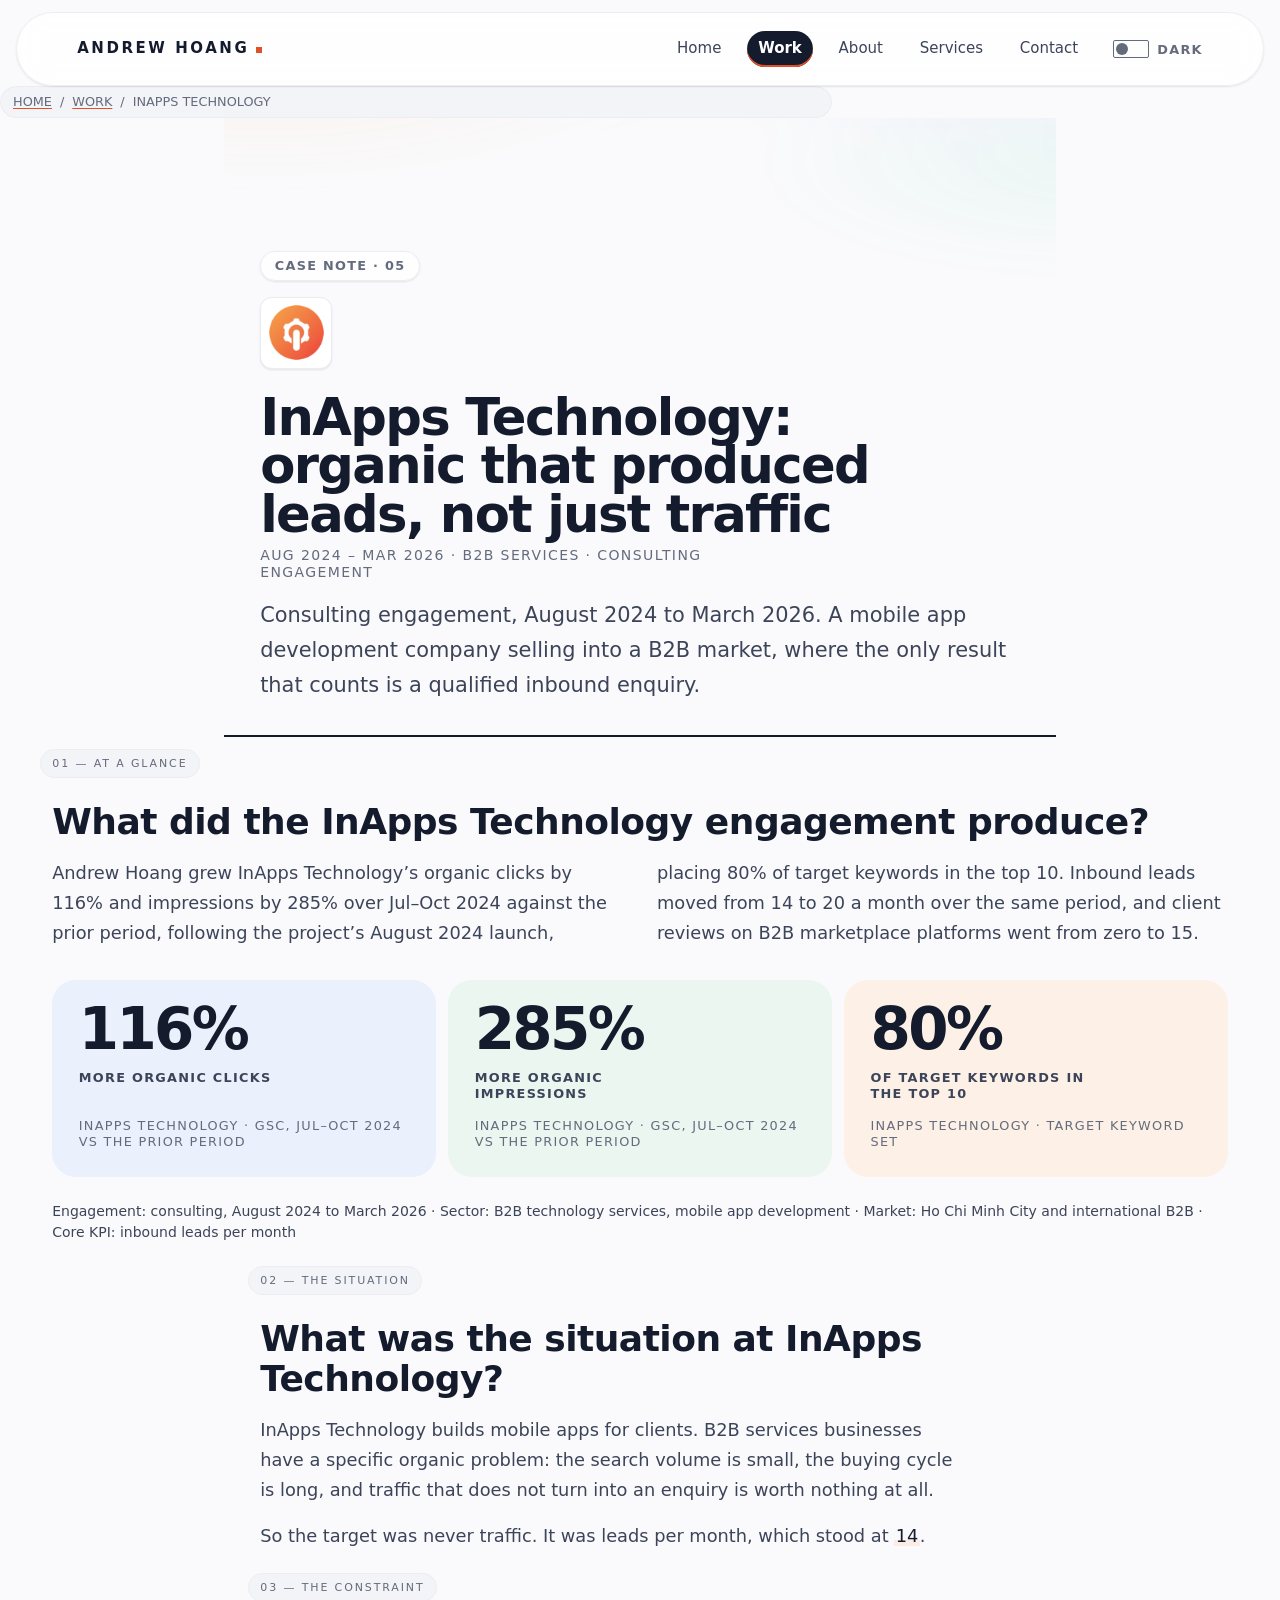
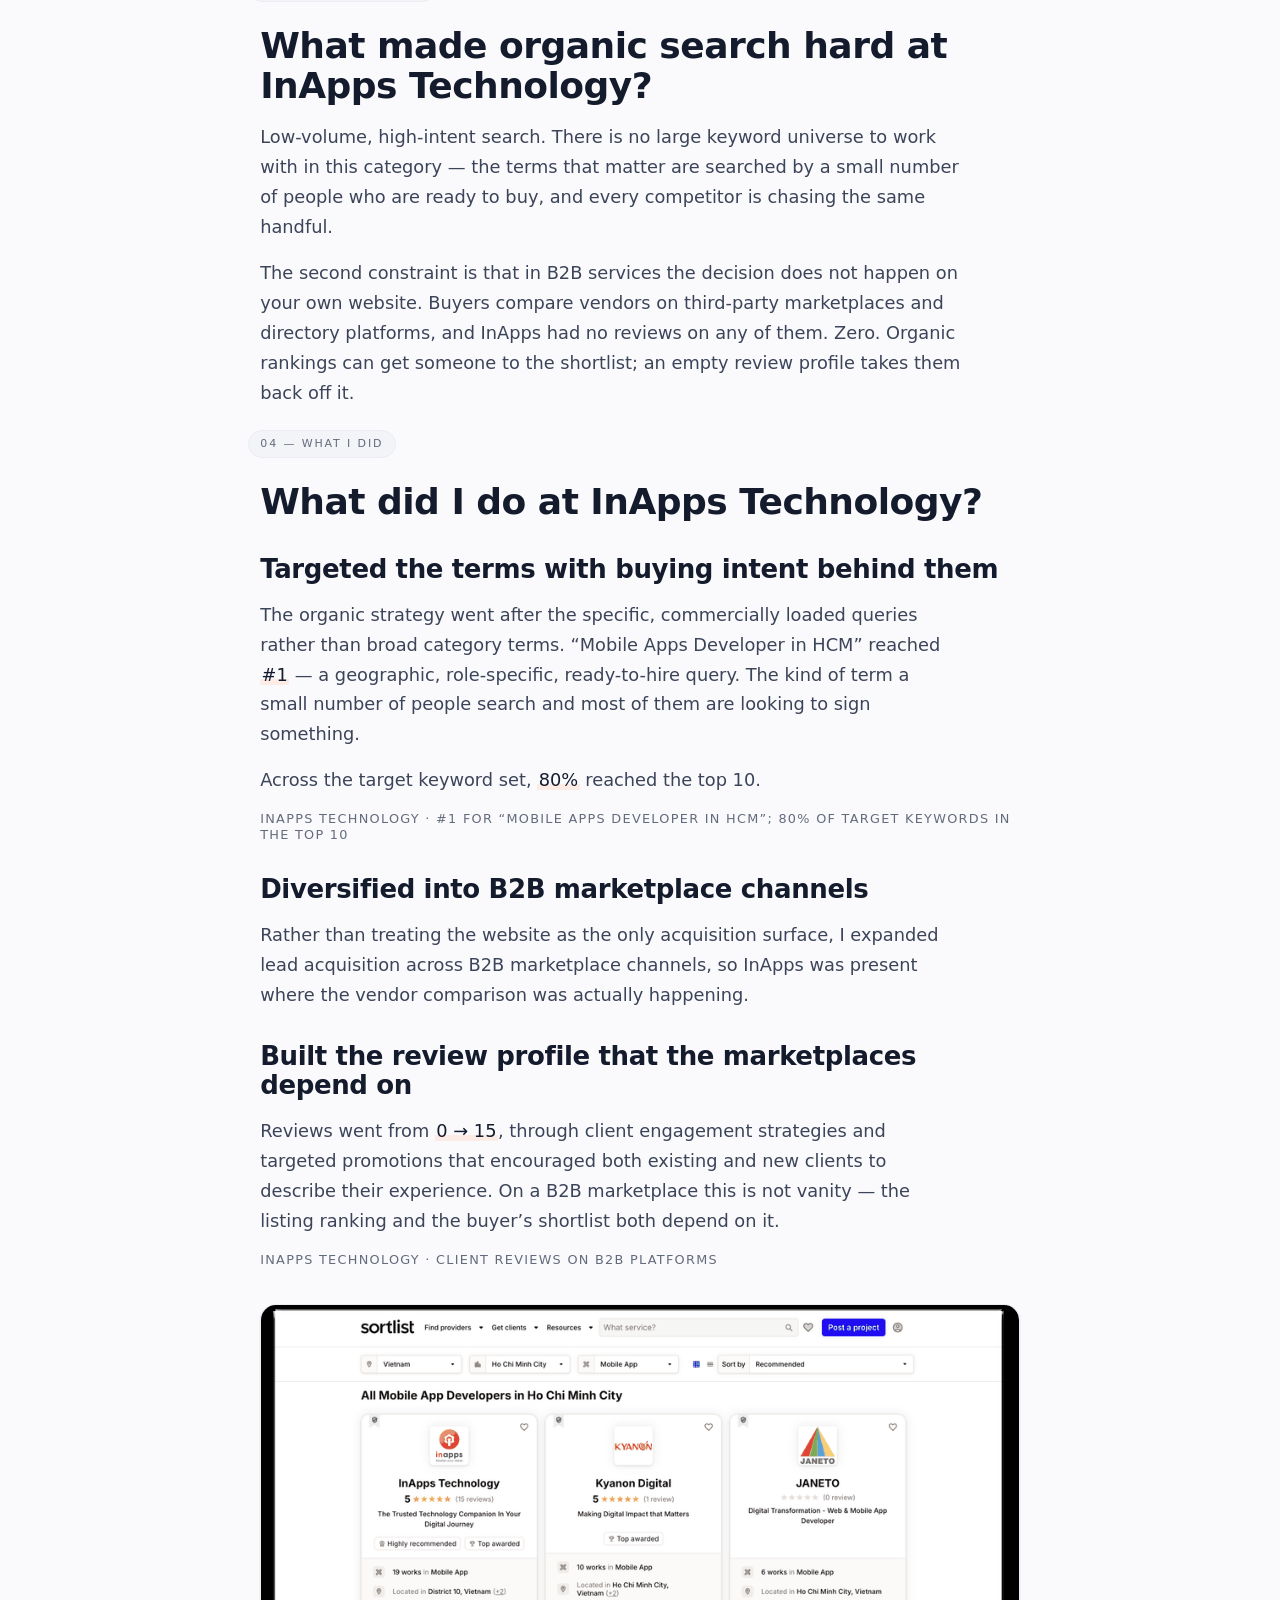
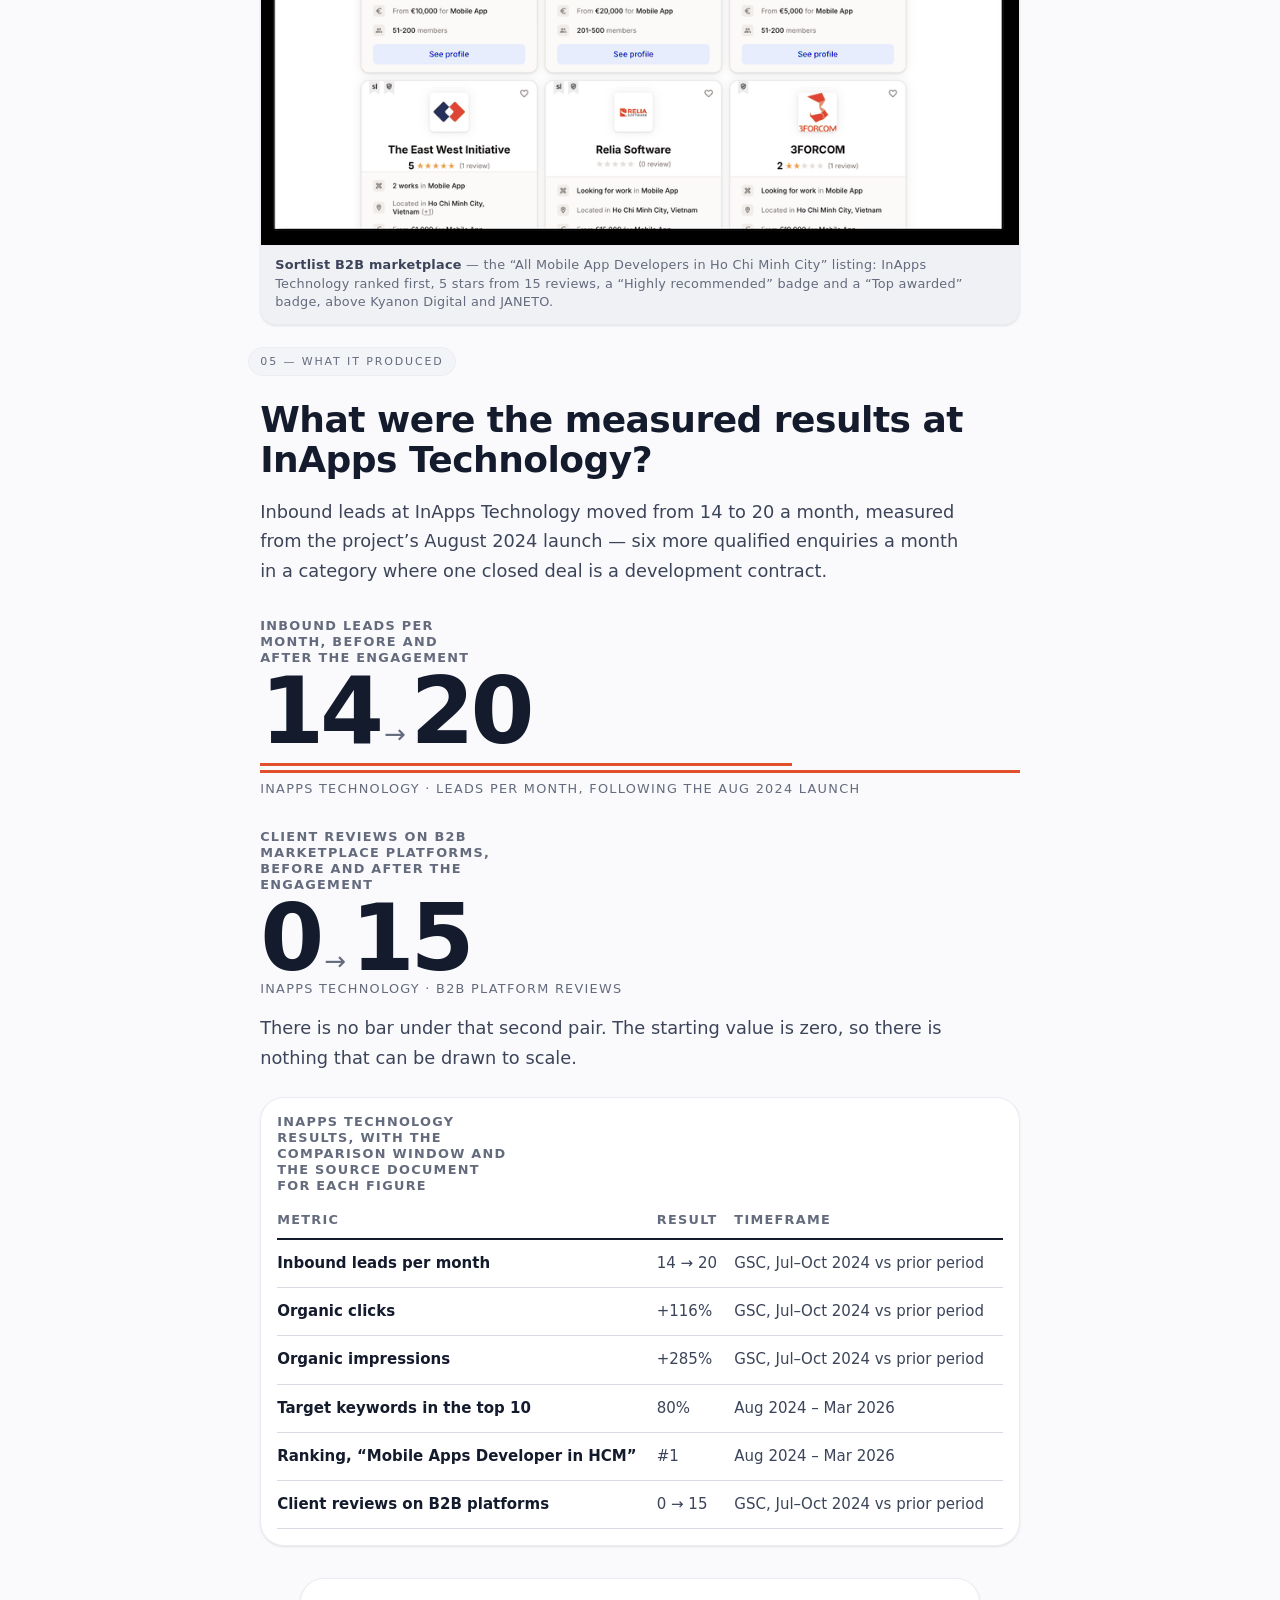
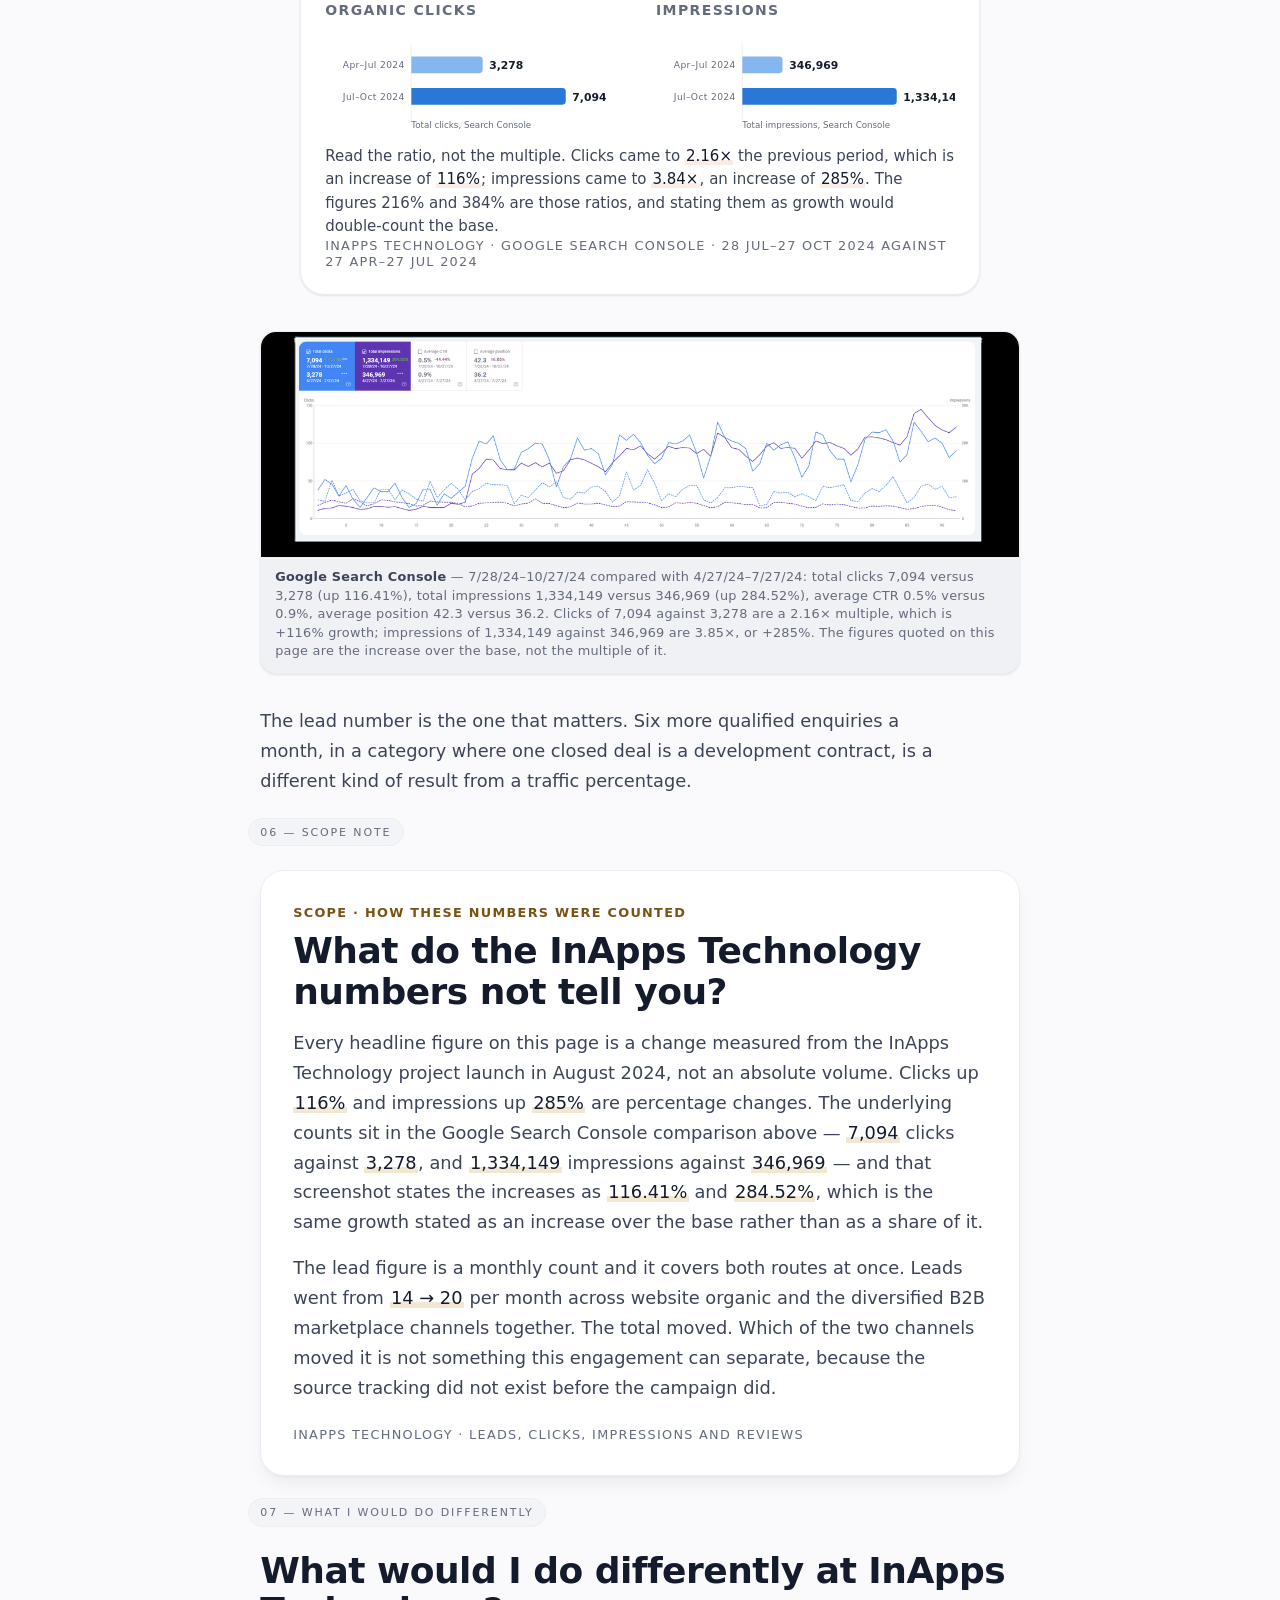
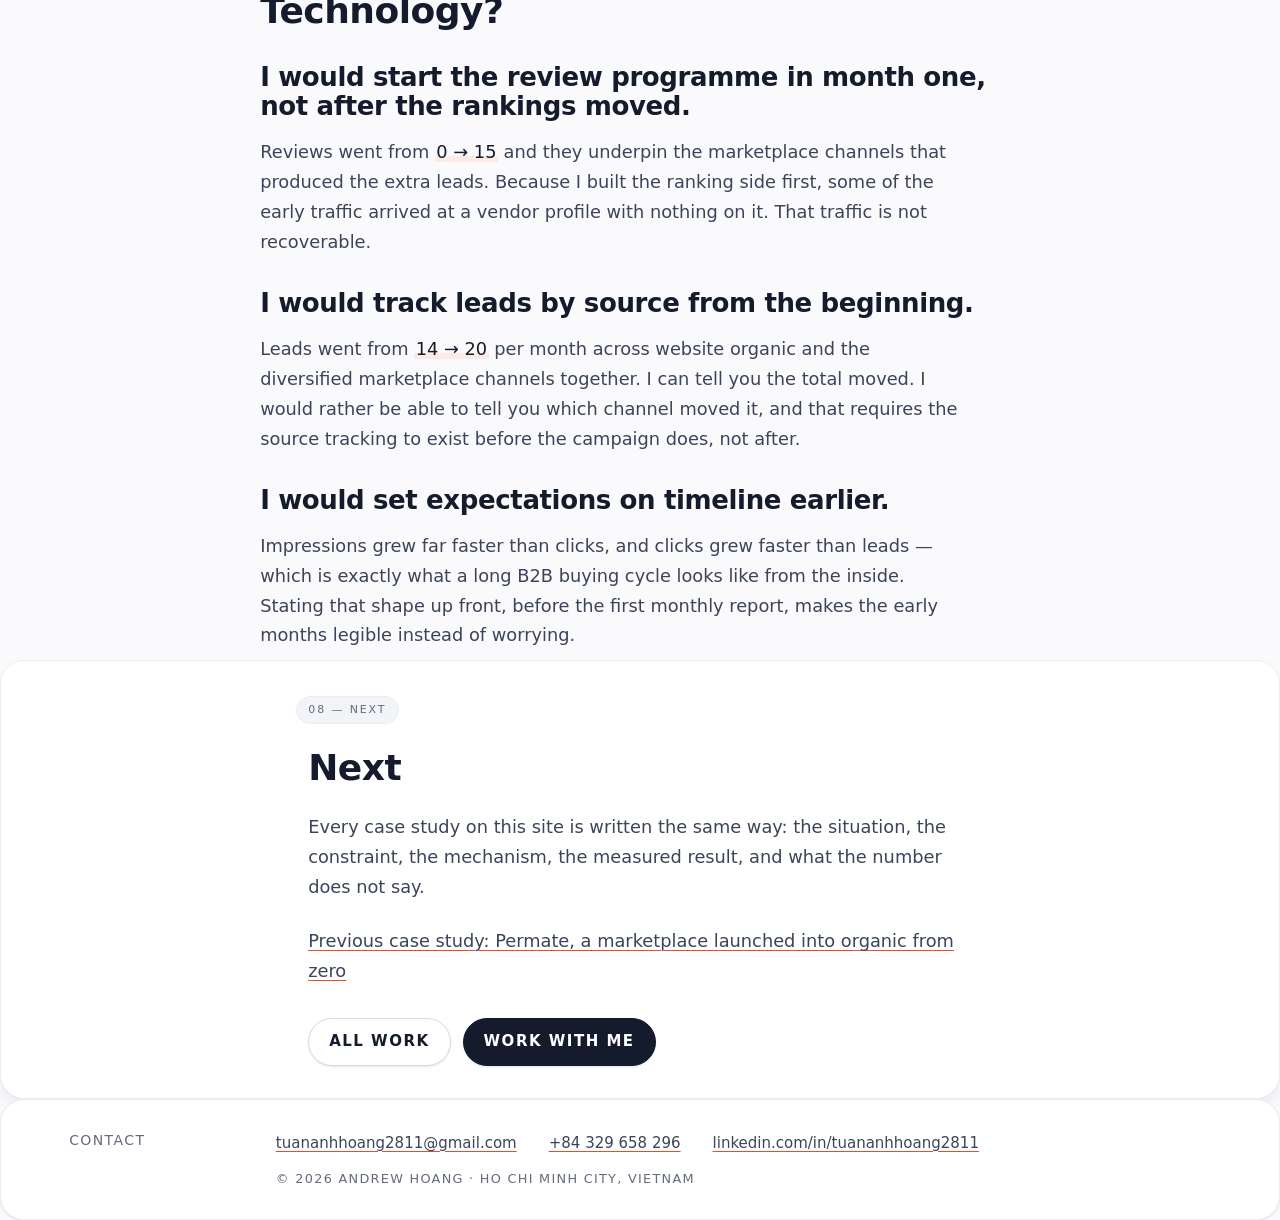
<file: work/inapps-technology.html>
<!DOCTYPE html>
<html lang="en">
<head>
<meta charset="utf-8">
<meta name="viewport" content="width=device-width, initial-scale=1">

<!-- Theme, before first paint. Tiny, and it cannot throw: localStorage
     raises in private mode, so both the read and the parse sit in try/catch.
     The `js` class is set here too so the reveal transitions never paint
     content and then hide it; without JS the class is absent and every
     .reveal rule is inert. -->
<script>try{var t=localStorage.getItem("ah-theme");if(t==="dark"||t==="light")document.documentElement.setAttribute("data-theme",t)}catch(e){}document.documentElement.classList.add("js");</script>

<title>InApps Technology — Andrew Hoang</title>
<meta name="description" content="Organic clicks +116%, 80% of target keywords in the top 10, and inbound leads from 14 to 20 per month.">
<meta name="author" content="Andrew Hoang">
<!-- STAGING: site is hidden from search engines. Run ./go-live.sh to reverse. -->
<meta name="robots" content="noindex, nofollow">
<meta name="theme-color" content="#FBFAF7" media="(prefers-color-scheme: light)">
<meta name="theme-color" content="#191712" media="(prefers-color-scheme: dark)">

<link rel="canonical" href="https://REPLACE-WITH-YOUR-DOMAIN/work/inapps-technology.html">
<!-- Icons. The .ico answers /favicon.ico and Google's SERP, the SVG
     serves modern browsers at any density, the 192px PNG is the touch
     icon. Relative hrefs only: a leading "/" 404s on a project site. -->
<link rel="icon" href="../favicon.ico" sizes="48x48">
<link rel="icon" href="../icon.svg" type="image/svg+xml" sizes="any">
<link rel="apple-touch-icon" href="../icon-192.png">

<link rel="me" href="https://www.linkedin.com/in/tuananhhoang2811">

<meta property="og:type" content="article">
<meta property="og:site_name" content="Andrew Hoang">
<meta property="og:locale" content="en_US">
<meta property="og:title" content="InApps Technology — Andrew Hoang">
<meta property="og:description" content="Organic clicks +116%, 80% of target keywords in the top 10, and inbound leads from 14 to 20 per month.">
<meta property="og:url" content="https://REPLACE-WITH-YOUR-DOMAIN/work/inapps-technology.html">
<meta property="og:image" content="https://REPLACE-WITH-YOUR-DOMAIN/assets/img/andrew-hoang.png">
<meta property="og:image:type" content="image/png">
<meta property="og:image:width" content="800">
<meta property="og:image:height" content="800">
<meta property="og:image:alt" content="Portrait of Andrew Hoang, SEO, AEO and GEO specialist based in Ho Chi Minh City, Vietnam.">
<meta property="article:author" content="Andrew Hoang">
<meta property="article:section" content="Case Study">
<meta property="article:published_time" content="2026-09-13T00:00:00+07:00">
<meta property="article:modified_time" content="2026-09-13T00:00:00+07:00">

<meta name="twitter:card" content="summary">
<meta name="twitter:title" content="InApps Technology — Andrew Hoang">
<meta name="twitter:description" content="Organic clicks +116%, 80% of target keywords in the top 10, and inbound leads from 14 to 20 per month.">
<meta name="twitter:image" content="https://REPLACE-WITH-YOUR-DOMAIN/assets/img/andrew-hoang.png">
<meta name="twitter:image:alt" content="Portrait of Andrew Hoang, SEO, AEO and GEO specialist based in Ho Chi Minh City, Vietnam.">

<link rel="stylesheet" href="../assets/css/site.css">

<script type="application/ld+json">
{
  "@context": "https://schema.org",
  "@graph": [
    {
      "@type": "Person",
      "@id": "https://REPLACE-WITH-YOUR-DOMAIN/#person",
      "name": "Andrew Hoang",
      "alternateName": ["Hoang Tuan Anh", "Tuan Anh Hoang"],
      "givenName": "Tuan Anh",
      "familyName": "Hoang",
      "jobTitle": "Senior Manager, SEO & Organic Growth",
      "description": "Andrew Hoang is an SEO, AEO, GEO and ASO specialist based in Ho Chi Minh City, Vietnam, with nine years of experience driving organic growth for web and mobile app products.",
      "url": "https://REPLACE-WITH-YOUR-DOMAIN/",
      "mainEntityOfPage": { "@id": "https://REPLACE-WITH-YOUR-DOMAIN/#webpage" },
      "image": { "@id": "https://REPLACE-WITH-YOUR-DOMAIN/#headshot" },
      "email": "mailto:tuananhhoang2811@gmail.com",
      "telephone": "+84329658296",
      "address": {
        "@type": "PostalAddress",
        "addressLocality": "Ho Chi Minh City",
        "addressCountry": "VN"
      },
      "workLocation": {
        "@type": "Place",
        "address": {
          "@type": "PostalAddress",
          "addressLocality": "Ho Chi Minh City",
          "addressCountry": "VN"
        }
      },
      "sameAs": [
        "https://www.linkedin.com/in/tuananhhoang2811"
      ],
      "knowsAbout": [
        "Answer Engine Optimization (AEO)",
        "Generative Engine Optimization (GEO)",
        "Search Engine Optimization",
        "Technical SEO",
        "App Store Optimization (ASO)",
        "Schema and structured data",
        "RAG pipelines",
        "Vector embeddings and semantic search",
        "Query fan-out coverage",
        "Topic clustering",
        "LLM content optimization",
        "AI citation and share-of-voice tracking",
        "Core Web Vitals",
        "Keyword and SERP strategy",
        "Site migrations",
        "International and multi-market SEO",
        "Google Analytics 4",
        "Google Search Console",
        "AppsFlyer web-to-app attribution",
        "BigQuery",
        "Looker Studio",
        "Google Tag Manager",
        "Google Ads (MCC and multi-account management)",
        "Meta Ads (Advantage+ Shopping, dynamic product ads, CBO and ABO)",
        "TikTok Ads",
        "Zalo Ads",
        "Value-based bidding",
        "Budget pacing and run-rate forecasting",
        "Python",
        "SQL"
      ],
      "hasOccupation": { "@id": "https://REPLACE-WITH-YOUR-DOMAIN/#occupation" },
      "alumniOf": { "@id": "https://REPLACE-WITH-YOUR-DOMAIN/#org-hcmc-open-university" },
      "worksFor": [
        {
          "@type": "OrganizationRole",
          "roleName": "Senior Manager, SEO & Organic Growth",
          "startDate": "2026-03",
          "worksFor": { "@id": "https://REPLACE-WITH-YOUR-DOMAIN/#org-elsa-speak" }
        },
        {
          "@type": "OrganizationRole",
          "roleName": "SEO Lead & Email Marketing Specialist",
          "startDate": "2025-09",
          "worksFor": { "@id": "https://REPLACE-WITH-YOUR-DOMAIN/#org-lumetest" }
        },
        {
          "@type": "OrganizationRole",
          "roleName": "SEO Consultant",
          "startDate": "2026-08",
          "worksFor": { "@type": "Organization", "name": "Concentrix" }
        }
      ],
      "hasCredential": [
        {
          "@type": "EducationalOccupationalCredential",
          "name": "Technical SEO & SEO Manager",
          "credentialCategory": "certificate",
          "recognizedBy": { "@type": "Organization", "name": "Blue Array" }
        },
        {
          "@type": "EducationalOccupationalCredential",
          "name": "Google Ads Search",
          "credentialCategory": "certificate",
          "recognizedBy": { "@type": "Organization", "name": "Google" }
        },
        {
          "@type": "EducationalOccupationalCredential",
          "name": "Digital Marketing",
          "credentialCategory": "certificate",
          "recognizedBy": { "@type": "Organization", "name": "HubSpot" }
        },
        {
          "@type": "EducationalOccupationalCredential",
          "name": "Data Analysis Masterclass",
          "credentialCategory": "certificate",
          "recognizedBy": { "@type": "Organization", "name": "Udemy" }
        },
        {
          "@type": "EducationalOccupationalCredential",
          "name": "Data Science",
          "credentialCategory": "certificate",
          "recognizedBy": { "@type": "Organization", "name": "DataCamp" }
        }
      ]
    },
    {
      "@type": "Occupation",
      "@id": "https://REPLACE-WITH-YOUR-DOMAIN/#occupation",
      "name": "SEO, AEO and GEO Specialist",
      "occupationalCategory": {
        "@type": "CategoryCode",
        "codeValue": "13-1161.01",
        "name": "Search Marketing Strategists",
        "inCodeSet": {
          "@type": "CategoryCodeSet",
          "name": "O*NET-SOC",
          "url": "https://www.onetonline.org/"
        }
      },
      "skills": "Technical SEO, Answer Engine Optimization, Generative Engine Optimization, App Store Optimization, schema and structured data, RAG pipelines, vector embeddings, GA4, Google Search Console, AppsFlyer, BigQuery, Google Ads, Meta Ads, TikTok Ads, Zalo Ads, value-based bidding, budget pacing and forecasting, Python, SQL",
      "responsibilities": "Owning SEO, AEO and ASO strategy across multiple markets with app installs and organic revenue as core KPIs."
    },
    {
      "@type": "ImageObject",
      "@id": "https://REPLACE-WITH-YOUR-DOMAIN/#headshot",
      "url": "https://REPLACE-WITH-YOUR-DOMAIN/assets/img/andrew-hoang.png",
      "contentUrl": "https://REPLACE-WITH-YOUR-DOMAIN/assets/img/andrew-hoang.png",
      "width": 800,
      "height": 800,
      "caption": "Andrew Hoang, SEO, AEO and GEO specialist based in Ho Chi Minh City, Vietnam"
    },
    {
      "@type": "WebSite",
      "@id": "https://REPLACE-WITH-YOUR-DOMAIN/#website",
      "url": "https://REPLACE-WITH-YOUR-DOMAIN/",
      "name": "Andrew Hoang",
      "alternateName": "Andrew Hoang — SEO, AEO & GEO",
      "description": "Portfolio, case studies and resume of Andrew Hoang, an SEO, AEO, GEO and ASO specialist in Ho Chi Minh City, Vietnam.",
      "inLanguage": "en",
      "publisher": { "@id": "https://REPLACE-WITH-YOUR-DOMAIN/#person" },
      "author": { "@id": "https://REPLACE-WITH-YOUR-DOMAIN/#person" },
      "copyrightHolder": { "@id": "https://REPLACE-WITH-YOUR-DOMAIN/#person" },
      "copyrightYear": 2026
    },
    {
      "@type": "Organization",
      "@id": "https://REPLACE-WITH-YOUR-DOMAIN/#org-elsa-speak",
      "name": "ELSA Speak"
    },
    {
      "@type": "Organization",
      "@id": "https://REPLACE-WITH-YOUR-DOMAIN/#org-uppercut",
      "name": "Uppercut Digital",
      "address": { "@type": "PostalAddress", "addressCountry": "AU" }
    },
    {
      "@type": "Organization",
      "@id": "https://REPLACE-WITH-YOUR-DOMAIN/#org-lumetest",
      "name": "LUMEtest",
      "alternateName": "Lume"
    },
    {
      "@type": "Organization",
      "@id": "https://REPLACE-WITH-YOUR-DOMAIN/#org-pte-magic",
      "name": "PTE Magic"
    },
    {
      "@type": "Organization",
      "@id": "https://REPLACE-WITH-YOUR-DOMAIN/#org-mindful-organization",
      "name": "Mindful Organization"
    },
    {
      "@type": "Organization",
      "@id": "https://REPLACE-WITH-YOUR-DOMAIN/#org-phibious",
      "name": "Phibious"
    },
    {
      "@type": "Organization",
      "@id": "https://REPLACE-WITH-YOUR-DOMAIN/#org-hellobacsi",
      "name": "Hello Health Group",
      "alternateName": "Hellobacsi",
      "url": "https://hellobacsi.com/"
    },
    {
      "@type": "CollegeOrUniversity",
      "@id": "https://REPLACE-WITH-YOUR-DOMAIN/#org-hcmc-open-university",
      "name": "Ho Chi Minh City Open University"
    },
    {
      "@type": "WebPage",
      "@id": "https://REPLACE-WITH-YOUR-DOMAIN/work/inapps-technology.html#webpage",
      "url": "https://REPLACE-WITH-YOUR-DOMAIN/work/inapps-technology.html",
      "name": "InApps Technology: 116% Organic Growth | Andrew Hoang",
      "isPartOf": { "@id": "https://REPLACE-WITH-YOUR-DOMAIN/#website" },
      "primaryImageOfPage": { "@id": "https://REPLACE-WITH-YOUR-DOMAIN/#headshot" },
      "breadcrumb": { "@id": "https://REPLACE-WITH-YOUR-DOMAIN/work/inapps-technology.html#breadcrumb" },
      "inLanguage": "en",
      "datePublished": "2026-09-13",
      "dateModified": "2026-10-28"
    },
    {
      "@type": "Article",
      "@id": "https://REPLACE-WITH-YOUR-DOMAIN/work/inapps-technology.html#article",
      "isPartOf": { "@id": "https://REPLACE-WITH-YOUR-DOMAIN/work/inapps-technology.html#webpage" },
      "mainEntityOfPage": { "@id": "https://REPLACE-WITH-YOUR-DOMAIN/work/inapps-technology.html#webpage" },
      "headline": "InApps Technology: 116% organic click growth and 80% of keywords in the top 10",
      "description": "Andrew Hoang grew InApps Technology organic clicks by 116% and impressions by 285%, with 80% of target keywords ranking in the top 10 search results.",
      "articleSection": "Case Study",
      "keywords": "B2B SEO, lead generation, organic clicks, B2B marketplace reviews, InApps Technology, mobile app development",
      "author": { "@id": "https://REPLACE-WITH-YOUR-DOMAIN/#person" },
      "publisher": { "@id": "https://REPLACE-WITH-YOUR-DOMAIN/#person" },
      "creator": { "@id": "https://REPLACE-WITH-YOUR-DOMAIN/#person" },
      "mentions": [
        { "@type": "Organization", "name": "InApps Technology" }
      ],
      "image": { "@id": "https://REPLACE-WITH-YOUR-DOMAIN/#headshot" },
      "inLanguage": "en",
      "datePublished": "2026-09-13",
      "dateModified": "2026-10-28"
    },
    {
      "@type": "BreadcrumbList",
      "@id": "https://REPLACE-WITH-YOUR-DOMAIN/work/inapps-technology.html#breadcrumb",
      "itemListElement": [
        { "@type": "ListItem", "position": 1, "name": "Home", "item": "https://REPLACE-WITH-YOUR-DOMAIN/" },
        { "@type": "ListItem", "position": 2, "name": "Work", "item": "https://REPLACE-WITH-YOUR-DOMAIN/work/index.html" },
        { "@type": "ListItem", "position": 3, "name": "InApps Technology" }
      ]
    }
  ]
}
</script>
</head>
<body>

<a class="c-skip" href="#main">Skip to main content</a>

<!-- ============================================================
     SITE HEADER — folio strip + masthead. Replicated verbatim on
     every page; only aria-current and the ../ depth change.
     Not sticky, by design. The nav wraps; there is no hamburger.
     ============================================================ -->
<header class="c-head">
  <div class="shell">
    <p class="c-head__folio">
      <span>Ho Chi Minh City, Vietnam · UTC+7</span>
      <span>SEO · AEO / GEO · ASO</span>
    </p>
    <div class="c-head__bar">
      <a class="c-head__mark" href="../index.html">Andrew Hoang</a>
      <nav class="c-nav" aria-label="Primary">
        <ul class="c-nav__list">
          <li><a href="../index.html">Home</a></li>
          <li><a href="index.html" aria-current="page">Work</a></li>
          <li><a href="../about.html">About</a></li>
          <li><a href="../services.html">Services</a></li>
          <li><a href="../contact.html">Contact</a></li>
        </ul>
      </nav>
      <button class="c-theme" type="button" aria-pressed="false" aria-label="Switch to dark theme">
        <span class="c-theme__track" aria-hidden="true"><span class="c-theme__knob"></span></span>
        <span class="c-theme__text" aria-hidden="true">Dark</span>
      </button>
    </div>
  </div>
</header>

<main id="main" tabindex="-1">

  <nav class="c-crumbs shell shell--narrow" aria-label="Breadcrumb">
    <ol>
      <li><a href="../index.html">Home</a></li>
      <li><a href="index.html">Work</a></li>
      <!-- The nav's Work link already carries aria-current="page"; the terminal
           crumb stays a plain span so only one element announces as current. -->
      <li><span>InApps Technology</span></li>
    </ol>
  </nav>

  <!-- ==========================================================
       00 — CASE HERO
       ========================================================== -->
  <header class="c-case-hero shell shell--narrow">
    <p class="label">Case note · 05</p>
    <!-- The mark is the client's own logo, lifted from Andrew's portfolio
         deck (see _source/client-logos.md for provenance and the grid
         mapping). Decorative, so aria-hidden and alt="": the client is
         already named in full by the h1 beside it, and a logo in the
         accessibility tree would just read the name twice.
         .c-markrow is a flex row, so it wraps the mark and the heading in a
         div — a span cannot legally contain an h1. -->
    <div class="c-markrow">
      <span class="c-mark c-mark--lg c-mark--img" aria-hidden="true"><img src="../assets/img/clients/inapps-technology.png" width="160" height="160" alt="" loading="lazy" decoding="async"></span>
      <h1>InApps Technology: organic that produced leads, not just traffic</h1>
    </div>
    <p class="dateline">Aug 2024 – Mar 2026 · B2B Services · Consulting engagement</p>
    <p class="dek">Consulting engagement, August 2024 to March 2026. A mobile app development company selling into a B2B market, where the only result that counts is a qualified inbound enquiry.</p>
  </header>

  <!-- ==========================================================
       01 — AT A GLANCE  ·  three figure cells, full-measure shell
       The figures bar sits in the wide .shell, not shell--narrow:
       at 4-up a 128px figure does not fit a 52rem column.
       ========================================================== -->
  <section class="section" id="results" aria-labelledby="what-the-engagement-produced">
    <div class="shell">
      <div class="section__open">
      <div class="section__rule"></div>
      <p class="section__folio">01 — At a glance</p>
      <h2 id="what-the-engagement-produced" class="section__head">What did the InApps Technology engagement produce?</h2>
      </div>
      <p class="prose u-mt-sm">Andrew Hoang grew InApps Technology&rsquo;s organic clicks by 116% and impressions by 285% over Jul&ndash;Oct 2024 against the prior period, following the project&rsquo;s August 2024 launch, placing 80% of target keywords in the top 10. Inbound leads moved from 14 to 20 a month over the same period, and client reviews on B2B marketplace platforms went from zero to 15.</p>

      <!-- Every cell carries its source line. A cell without one cannot ship. -->
      <ul class="c-metrics">
        <li class="c-metric reveal" style="--i:0">
          <p class="figure figure--long">116%</p>
          <p class="label">More organic clicks</p>
          <p class="source">InApps Technology · GSC, Jul–Oct 2024 vs the prior period</p>
        </li>
        <li class="c-metric reveal" style="--i:1">
          <p class="figure figure--long">285%</p>
          <p class="label">More organic impressions</p>
          <p class="source">InApps Technology · GSC, Jul–Oct 2024 vs the prior period</p>
        </li>
        <li class="c-metric reveal" style="--i:2">
          <p class="figure">80%</p>
          <p class="label">Of target keywords in the top 10</p>
          <p class="source">InApps Technology · target keyword set</p>
        </li>
      </ul>

      <p class="c-tags u-mt-md">Engagement: consulting, August 2024 to March 2026 · Sector: B2B technology services, mobile app development · Market: Ho Chi Minh City and international B2B · Core KPI: inbound leads per month</p>
    </div>
  </section>

  <!-- ==========================================================
       02 — THE SITUATION
       ========================================================== -->
  <section class="section" aria-labelledby="the-situation">
    <div class="shell shell--narrow">
      <div class="section__open">
      <div class="section__rule"></div>
      <p class="section__folio">02 — The situation</p>
      <h2 id="the-situation" class="section__head">What was the situation at InApps Technology?</h2>
      </div>
      <div class="prose u-mt-sm">
        <p>InApps Technology builds mobile apps for clients. B2B services businesses have a specific organic problem: the search volume is small, the buying cycle is long, and traffic that does not turn into an enquiry is worth nothing at all.</p>
        <p>So the target was never traffic. It was leads per month, which stood at <b class="fig">14</b>.</p>
      </div>
    </div>
  </section>

  <!-- ==========================================================
       03 — THE CONSTRAINT
       ========================================================== -->
  <section class="section" aria-labelledby="the-constraint">
    <div class="shell shell--narrow">
      <div class="section__open">
      <div class="section__rule"></div>
      <p class="section__folio">03 — The constraint</p>
      <h2 id="the-constraint" class="section__head">What made organic search hard at InApps Technology?</h2>
      </div>
      <div class="prose u-mt-sm">
        <p>Low-volume, high-intent search. There is no large keyword universe to work with in this category — the terms that matter are searched by a small number of people who are ready to buy, and every competitor is chasing the same handful.</p>
        <p>The second constraint is that in B2B services the decision does not happen on your own website. Buyers compare vendors on third-party marketplaces and directory platforms, and InApps had no reviews on any of them. Zero. Organic rankings can get someone to the shortlist; an empty review profile takes them back off it.</p>
      </div>
    </div>
  </section>

  <!-- ==========================================================
       04 — WHAT I DID  ·  three named workstreams
       ========================================================== -->
  <section class="section" aria-labelledby="what-i-did">
    <div class="shell shell--narrow">
      <div class="section__open">
      <div class="section__rule"></div>
      <p class="section__folio">04 — What I did</p>
      <h2 id="what-i-did" class="section__head">What did I do at InApps Technology?</h2>
      </div>

      <h3 id="buying-intent-keywords" class="u-mt-lg">Targeted the terms with buying intent behind them</h3>
      <div class="prose u-mt-sm">
        <p>The organic strategy went after the specific, commercially loaded queries rather than broad category terms. &ldquo;Mobile Apps Developer in HCM&rdquo; reached <b class="fig">#1</b> — a geographic, role-specific, ready-to-hire query. The kind of term a small number of people search and most of them are looking to sign something.</p>
        <p>Across the target keyword set, <b class="fig">80%</b> reached the top 10.</p>
      </div>
      <p class="source u-mt-sm">InApps Technology · #1 for &ldquo;Mobile Apps Developer in HCM&rdquo;; 80% of target keywords in the top 10</p>

      <h3 id="b2b-marketplace-channels" class="u-mt-lg">Diversified into B2B marketplace channels</h3>
      <div class="prose u-mt-sm">
        <p>Rather than treating the website as the only acquisition surface, I expanded lead acquisition across B2B marketplace channels, so InApps was present where the vendor comparison was actually happening.</p>
      </div>

      <h3 id="review-profile" class="u-mt-lg">Built the review profile that the marketplaces depend on</h3>
      <div class="prose u-mt-sm">
        <p>Reviews went from <b class="fig">0 &rarr; 15</b>, through client engagement strategies and targeted promotions that encouraged both existing and new clients to describe their experience. On a B2B marketplace this is not vanity — the listing ranking and the buyer&rsquo;s shortlist both depend on it.</p>
      </div>
      <p class="source u-mt-sm">InApps Technology · client reviews on B2B platforms</p>

      <figure class="c-shot">
        <img src="../assets/img/work/inapps-sortlist-listing.png" width="896" height="639" loading="lazy" decoding="async" alt="Sortlist B2B marketplace listing titled &ldquo;All Mobile App Developers in Ho Chi Minh City&rdquo;, with InApps Technology ranked first, carrying a 5-star rating from 15 reviews and both a &ldquo;Highly recommended&rdquo; and a &ldquo;Top awarded&rdquo; badge, above Kyanon Digital and JANETO.">
        <figcaption class="c-shot__cap"><b>Sortlist B2B marketplace</b> — the &ldquo;All Mobile App Developers in Ho Chi Minh City&rdquo; listing: InApps Technology ranked first, 5 stars from 15 reviews, a &ldquo;Highly recommended&rdquo; badge and a &ldquo;Top awarded&rdquo; badge, above Kyanon Digital and JANETO.</figcaption>
      </figure>
    </div>
  </section>

  <!-- ==========================================================
       05 — WHAT IT PRODUCED  ·  one before/after pair with bars,
       one pair without (a zero base cannot be drawn to scale),
       then the comparable-metrics table.
       ========================================================== -->
  <section class="section" aria-labelledby="measured-results">
    <div class="shell shell--narrow">
      <div class="section__open">
      <div class="section__rule"></div>
      <p class="section__folio">05 — What it produced</p>
      <h2 id="measured-results" class="section__head">What were the measured results at InApps Technology?</h2>
      </div>
      <p class="prose u-mt-sm">Inbound leads at InApps Technology moved from 14 to 20 a month, measured from the project&rsquo;s August 2024 launch — six more qualified enquiries a month in a category where one closed deal is a development contract.</p>

      <div class="c-pair u-mt-lg">
        <p class="label" id="leads-lab">Inbound leads per month, before and after the engagement</p>
        <p class="c-pair__figs">
          <span class="figure figure--long">14</span>
          <span class="c-pair__arrow" aria-hidden="true">&rarr;</span>
          <span class="figure figure--long">20</span>
        </p>
        <span class="c-pair__bars" aria-hidden="true">
          <span class="c-pair__bar" style="--fill:70%"></span>
          <span class="c-pair__bar" style="--fill:100%"></span>
        </span>
        <p class="source">InApps Technology · leads per month, following the Aug 2024 launch</p>
      </div>

      <div class="c-pair u-mt-lg">
        <p class="label" id="reviews-lab">Client reviews on B2B marketplace platforms, before and after the engagement</p>
        <p class="c-pair__figs">
          <span class="figure figure--long">0</span>
          <span class="c-pair__arrow" aria-hidden="true">&rarr;</span>
          <span class="figure figure--long">15</span>
        </p>
        <p class="source">InApps Technology · B2B platform reviews</p>
      </div>
      <p class="prose u-mt-sm">There is no bar under that second pair. The starting value is zero, so there is nothing that can be drawn to scale.</p>

      <div class="c-table-wrap" tabindex="0" role="region" aria-labelledby="inapps-results-cap">
        <table class="c-table" role="table" aria-labelledby="inapps-results-cap">
          <caption id="inapps-results-cap" class="label">InApps Technology results, with the comparison window and the source document for each figure</caption>
          <thead role="rowgroup">
            <tr role="row">
              <th role="columnheader" scope="col">Metric</th>
              <th role="columnheader" scope="col">Result</th>
              <th role="columnheader" scope="col">Timeframe</th>
            </tr>
          </thead>
          <tbody role="rowgroup">
            <tr role="row">
              <th role="rowheader" scope="row">Inbound leads per month</th>
              <td role="cell"><span class="c-table__lab" aria-hidden="true">Result</span><span class="c-table__val">14 &rarr; 20</span></td>
              <td role="cell"><span class="c-table__lab" aria-hidden="true">Timeframe</span><span class="c-table__val">GSC, Jul&ndash;Oct 2024 vs prior period</span></td>
            </tr>
            <tr role="row">
              <th role="rowheader" scope="row">Organic clicks</th>
              <td role="cell"><span class="c-table__lab" aria-hidden="true">Result</span><span class="c-table__val">+116%</span></td>
              <td role="cell"><span class="c-table__lab" aria-hidden="true">Timeframe</span><span class="c-table__val">GSC, Jul&ndash;Oct 2024 vs prior period</span></td>
            </tr>
            <tr role="row">
              <th role="rowheader" scope="row">Organic impressions</th>
              <td role="cell"><span class="c-table__lab" aria-hidden="true">Result</span><span class="c-table__val">+285%</span></td>
              <td role="cell"><span class="c-table__lab" aria-hidden="true">Timeframe</span><span class="c-table__val">GSC, Jul&ndash;Oct 2024 vs prior period</span></td>
            </tr>
            <tr role="row">
              <th role="rowheader" scope="row">Target keywords in the top 10</th>
              <td role="cell"><span class="c-table__lab" aria-hidden="true">Result</span><span class="c-table__val">80%</span></td>
              <td role="cell"><span class="c-table__lab" aria-hidden="true">Timeframe</span><span class="c-table__val">Aug 2024 – Mar 2026</span></td>
            </tr>
            <tr role="row">
              <th role="rowheader" scope="row">Ranking, &ldquo;Mobile Apps Developer in HCM&rdquo;</th>
              <td role="cell"><span class="c-table__lab" aria-hidden="true">Result</span><span class="c-table__val">#1</span></td>
              <td role="cell"><span class="c-table__lab" aria-hidden="true">Timeframe</span><span class="c-table__val">Aug 2024 – Mar 2026</span></td>
            </tr>
            <tr role="row">
              <th role="rowheader" scope="row">Client reviews on B2B platforms</th>
              <td role="cell"><span class="c-table__lab" aria-hidden="true">Result</span><span class="c-table__val">0 &rarr; 15</span></td>
              <td role="cell"><span class="c-table__lab" aria-hidden="true">Timeframe</span><span class="c-table__val">GSC, Jul&ndash;Oct 2024 vs prior period</span></td>
            </tr>
          </tbody>
        </table>
      </div>

      <!-- Two measures, two charts. Clicks and impressions differ by
           roughly 200x, so one plot with two y-scales would be a lie
           about both. Each panel carries its own baseline, and the bar
           ratio IS the arithmetic: the long bar is 2.16 times the short
           one, which is a 116% increase, not 216%. -->
      <figure class="c-chart u-mt-lg">
        <div class="c-chart__pair">
          <div>
            <h3>Organic clicks</h3>
            <svg viewBox="0 0 360 126" role="img" aria-label="Organic clicks: 3,278 in Apr–Jul 2024, 7,094 in Jul–Oct 2024.">
              <title>Organic clicks</title>
              <line class="viz-axis" x1="104" y1="22" x2="104" y2="114"/>
              <path d="M104.0 38 H185.9 a4 4 0 0 1 4 4 V54.0 a4 4 0 0 1 -4 4 H104.0 Z" fill="var(--viz-before)"/>
              <text class="viz-label" x="96" y="52" text-anchor="end">Apr–Jul 2024</text>
              <text class="viz-value" x="197.9" y="53">3,278</text>
              <path d="M104.0 76 H286.0 a4 4 0 0 1 4 4 V92.0 a4 4 0 0 1 -4 4 H104.0 Z" fill="var(--viz-after)"/>
              <text class="viz-label" x="96" y="90" text-anchor="end">Jul–Oct 2024</text>
              <text class="viz-value" x="298.0" y="91">7,094</text>
              <text class="viz-note" x="104" y="124">Total clicks, Search Console</text>
              </svg>
          </div>
          <div>
            <h3>Impressions</h3>
            <svg viewBox="0 0 360 126" role="img" aria-label="Impressions: 346,969 in Apr–Jul 2024, 1,334,149 in Jul–Oct 2024.">
              <title>Impressions</title>
              <line class="viz-axis" x1="104" y1="22" x2="104" y2="114"/>
              <path d="M104.0 38 H148.4 a4 4 0 0 1 4 4 V54.0 a4 4 0 0 1 -4 4 H104.0 Z" fill="var(--viz-before)"/>
              <text class="viz-label" x="96" y="52" text-anchor="end">Apr–Jul 2024</text>
              <text class="viz-value" x="160.4" y="53">346,969</text>
              <path d="M104.0 76 H286.0 a4 4 0 0 1 4 4 V92.0 a4 4 0 0 1 -4 4 H104.0 Z" fill="var(--viz-after)"/>
              <text class="viz-label" x="96" y="90" text-anchor="end">Jul–Oct 2024</text>
              <text class="viz-value" x="298.0" y="91">1,334,149</text>
              <text class="viz-note" x="104" y="124">Total impressions, Search Console</text>
              </svg>
          </div>
        </div>
        <figcaption class="c-chart__read">Read the ratio, not the multiple. Clicks came to <b class="fig">2.16&times;</b> the previous period, which is an increase of <b class="fig">116%</b>; impressions came to <b class="fig">3.84&times;</b>, an increase of <b class="fig">285%</b>. The figures 216% and 384% are those ratios, and stating them as growth would double-count the base.</figcaption>
        <p class="source">InApps Technology &middot; Google Search Console &middot; 28 Jul&ndash;27 Oct 2024 against 27 Apr&ndash;27 Jul 2024</p>
      </figure>
      <figure class="c-shot">
        <img src="../assets/img/work/inapps-gsc-performance.png" width="1326" height="393" loading="lazy" decoding="async" alt="Google Search Console period comparison for InApps Technology: total clicks 7,094 against 3,278 in the previous period, up 116.41%; total impressions 1,334,149 against 346,969, up 284.52%; average CTR 0.5% against 0.9%; average position 42.3 against 36.2. The window compared is 7/28/24-10/27/24 versus 4/27/24-7/27/24.">
        <figcaption class="c-shot__cap"><b>Google Search Console</b> — 7/28/24&ndash;10/27/24 compared with 4/27/24&ndash;7/27/24: total clicks 7,094 versus 3,278 (up 116.41%), total impressions 1,334,149 versus 346,969 (up 284.52%), average CTR 0.5% versus 0.9%, average position 42.3 versus 36.2. Clicks of 7,094 against 3,278 are a 2.16&times; multiple, which is +116% growth; impressions of 1,334,149 against 346,969 are 3.85&times;, or +285%. The figures quoted on this page are the increase over the base, not the multiple of it.</figcaption>
      </figure>

      <p class="prose u-mt-lg">The lead number is the one that matters. Six more qualified enquiries a month, in a category where one closed deal is a development contract, is a different kind of result from a traffic percentage.</p>
    </div>
  </section>

  <!-- ==========================================================
       06 — SCOPE NOTE  ·  the only --signal-fix block on the page
       ========================================================== -->
  <section class="section" id="scope" aria-labelledby="scope-of-the-numbers">
    <div class="shell shell--narrow">
      <div class="section__rule"></div>
      <p class="section__folio">06 — Scope note</p>

      <aside class="c-fix" aria-labelledby="scope-of-the-numbers">
        <p class="c-fix__kicker">Scope · how these numbers were counted</p>
        <h2 class="c-fix__h" id="scope-of-the-numbers">What do the InApps Technology numbers not tell you?</h2>
        <div class="prose">
          <p>Every headline figure on this page is a change measured from the InApps Technology project launch in August 2024, not an absolute volume. Clicks up <b class="fig">116%</b> and impressions up <b class="fig">285%</b> are percentage changes. The underlying counts sit in the Google Search Console comparison above — <b class="fig">7,094</b> clicks against <b class="fig">3,278</b>, and <b class="fig">1,334,149</b> impressions against <b class="fig">346,969</b> — and that screenshot states the increases as <b class="fig">116.41%</b> and <b class="fig">284.52%</b>, which is the same growth stated as an increase over the base rather than as a share of it.</p>
          <p>The lead figure is a monthly count and it covers both routes at once. Leads went from <b class="fig">14 &rarr; 20</b> per month across website organic and the diversified B2B marketplace channels together. The total moved. Which of the two channels moved it is not something this engagement can separate, because the source tracking did not exist before the campaign did.</p>
        </div>
        <p class="source">InApps Technology · leads, clicks, impressions and reviews</p>
      </aside>
    </div>
  </section>

  <section class="section" aria-labelledby="what-i-would-do-differently">
    <div class="shell shell--narrow">
      <div class="section__open">
      <div class="section__rule"></div>
      <p class="section__folio">07 — What I would do differently</p>
      <h2 id="what-i-would-do-differently" class="section__head">What would I do differently at InApps Technology?</h2>
      </div>

      <h3 id="review-programme-earlier" class="u-mt-lg">I would start the review programme in month one, not after the rankings moved.</h3>
      <div class="prose u-mt-sm">
        <p>Reviews went from <b class="fig">0 &rarr; 15</b> and they underpin the marketplace channels that produced the extra leads. Because I built the ranking side first, some of the early traffic arrived at a vendor profile with nothing on it. That traffic is not recoverable.</p>
      </div>

      <h3 id="track-leads-by-source" class="u-mt-lg">I would track leads by source from the beginning.</h3>
      <div class="prose u-mt-sm">
        <p>Leads went from <b class="fig">14 &rarr; 20</b> per month across website organic and the diversified marketplace channels together. I can tell you the total moved. I would rather be able to tell you which channel moved it, and that requires the source tracking to exist before the campaign does, not after.</p>
      </div>

      <h3 id="timeline-expectations" class="u-mt-lg">I would set expectations on timeline earlier.</h3>
      <div class="prose u-mt-sm">
        <p>Impressions grew far faster than clicks, and clicks grew faster than leads — which is exactly what a long B2B buying cycle looks like from the inside. Stating that shape up front, before the first monthly report, makes the early months legible instead of worrying.</p>
      </div>
    </div>
  </section>

  <!-- ==========================================================
       08 — NEXT
       ========================================================== -->
  <section class="section c-contact" aria-labelledby="next">
    <div class="shell shell--narrow">
      <div class="section__open">
      <div class="section__rule"></div>
      <p class="section__folio">08 — Next</p>
      <h2 id="next" class="section__head">Next</h2>
      </div>
      <p class="prose">Every case study on this site is written the same way: the situation, the constraint, the mechanism, the measured result, and what the number does not say.</p>
      <p class="prose u-mt-sm"><a href="permate.html">Previous case study: Permate, a marketplace launched into organic from zero</a></p>
      <p class="c-actions u-mt-lg">
        <a class="c-btn c-btn--secondary" href="index.html">All work</a>
        <a class="c-btn c-btn--primary" href="../services.html">Work with me</a>
      </p>
    </div>
  </section>

</main>

<!-- ============================================================
     COLOPHON — credentials merged in. Year and dateline are
     hard-coded; never generated with JavaScript.
     ============================================================ -->
<footer class="c-colophon">
  <div class="shell row">
    <p class="row__rail">Contact</p>
    <div>
      <ul class="c-colophon__links">
        <li><a href="mailto:tuananhhoang2811@gmail.com">tuananhhoang2811@gmail.com</a></li>
        <li><a href="tel:+84329658296">+84 329 658 296</a></li>
        <li><a href="https://www.linkedin.com/in/tuananhhoang2811" rel="noopener">linkedin.com/in/tuananhhoang2811</a></li>
      </ul>
      <p class="source">&copy; 2026 Andrew Hoang &middot; Ho Chi Minh City, Vietnam</p>
    </div>
  </div>
</footer>

<script src="../assets/js/site.js" defer></script>
</body>
</html>
</file>
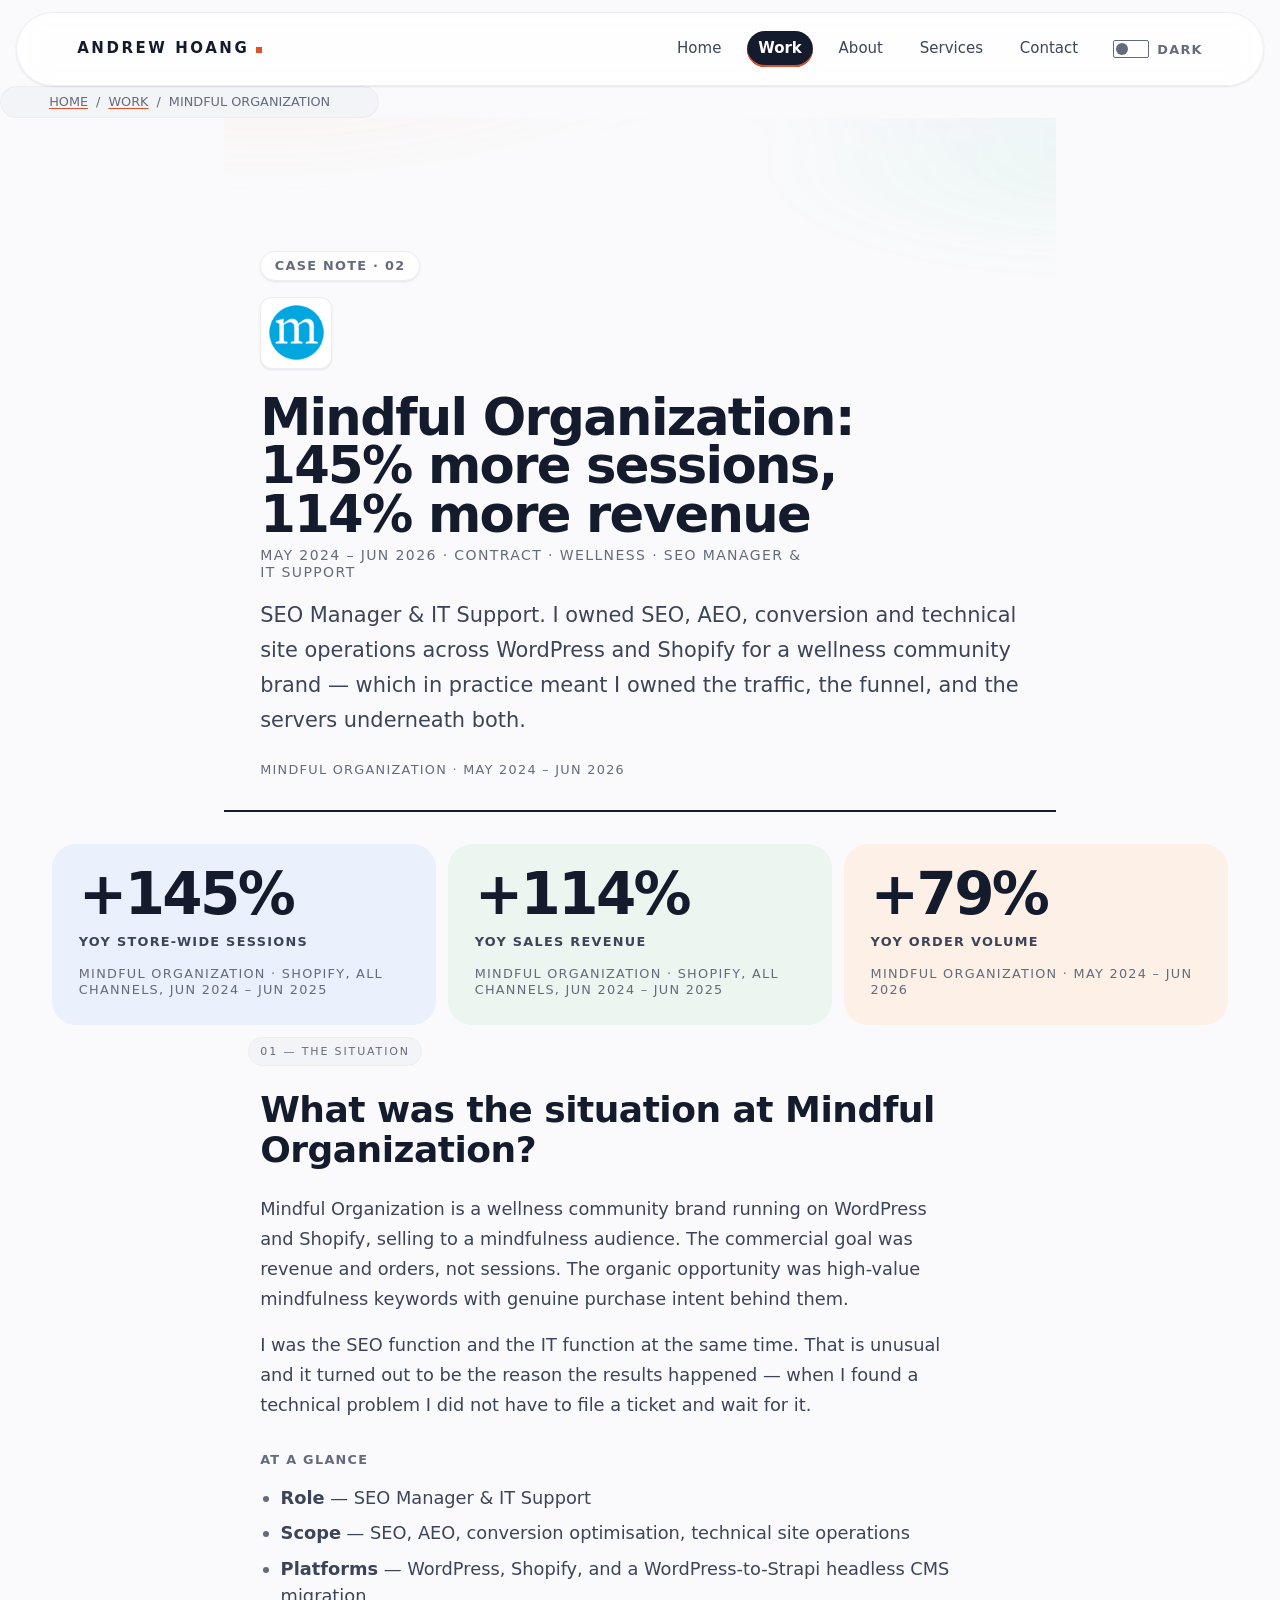
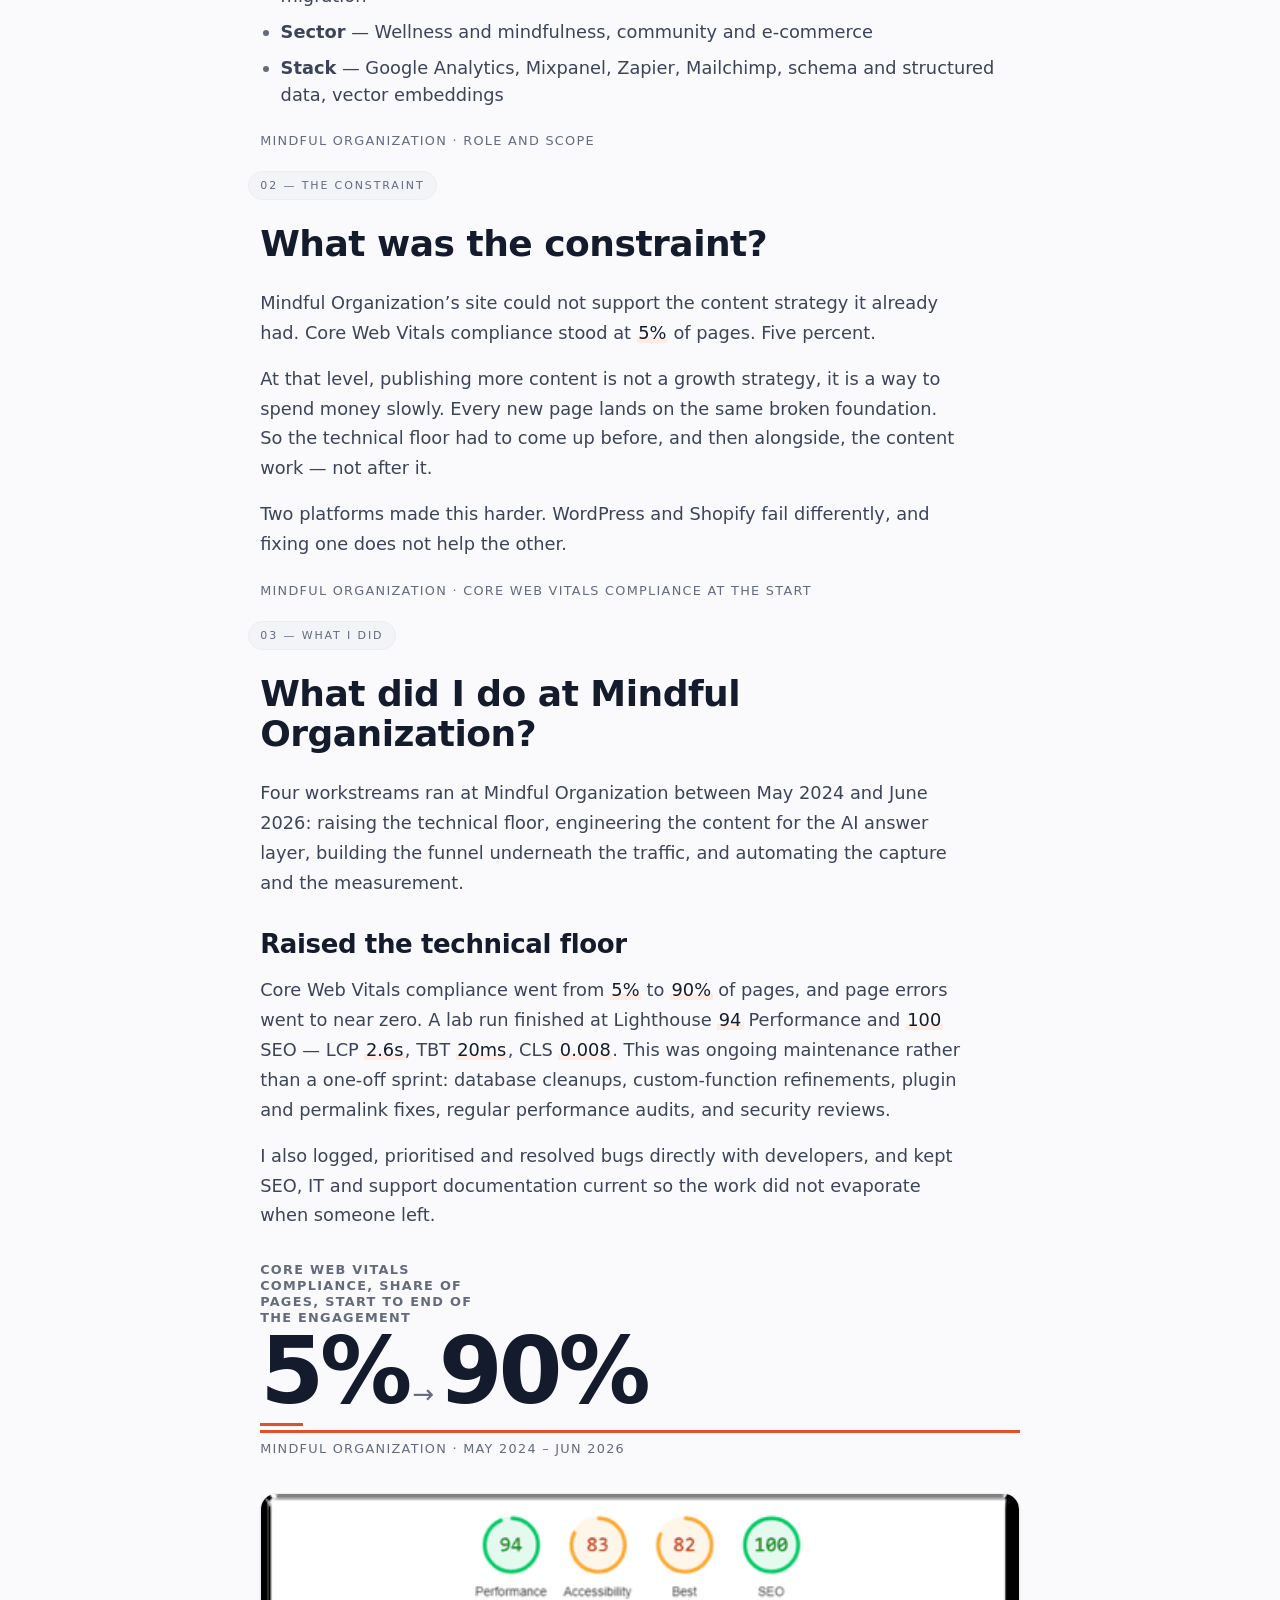
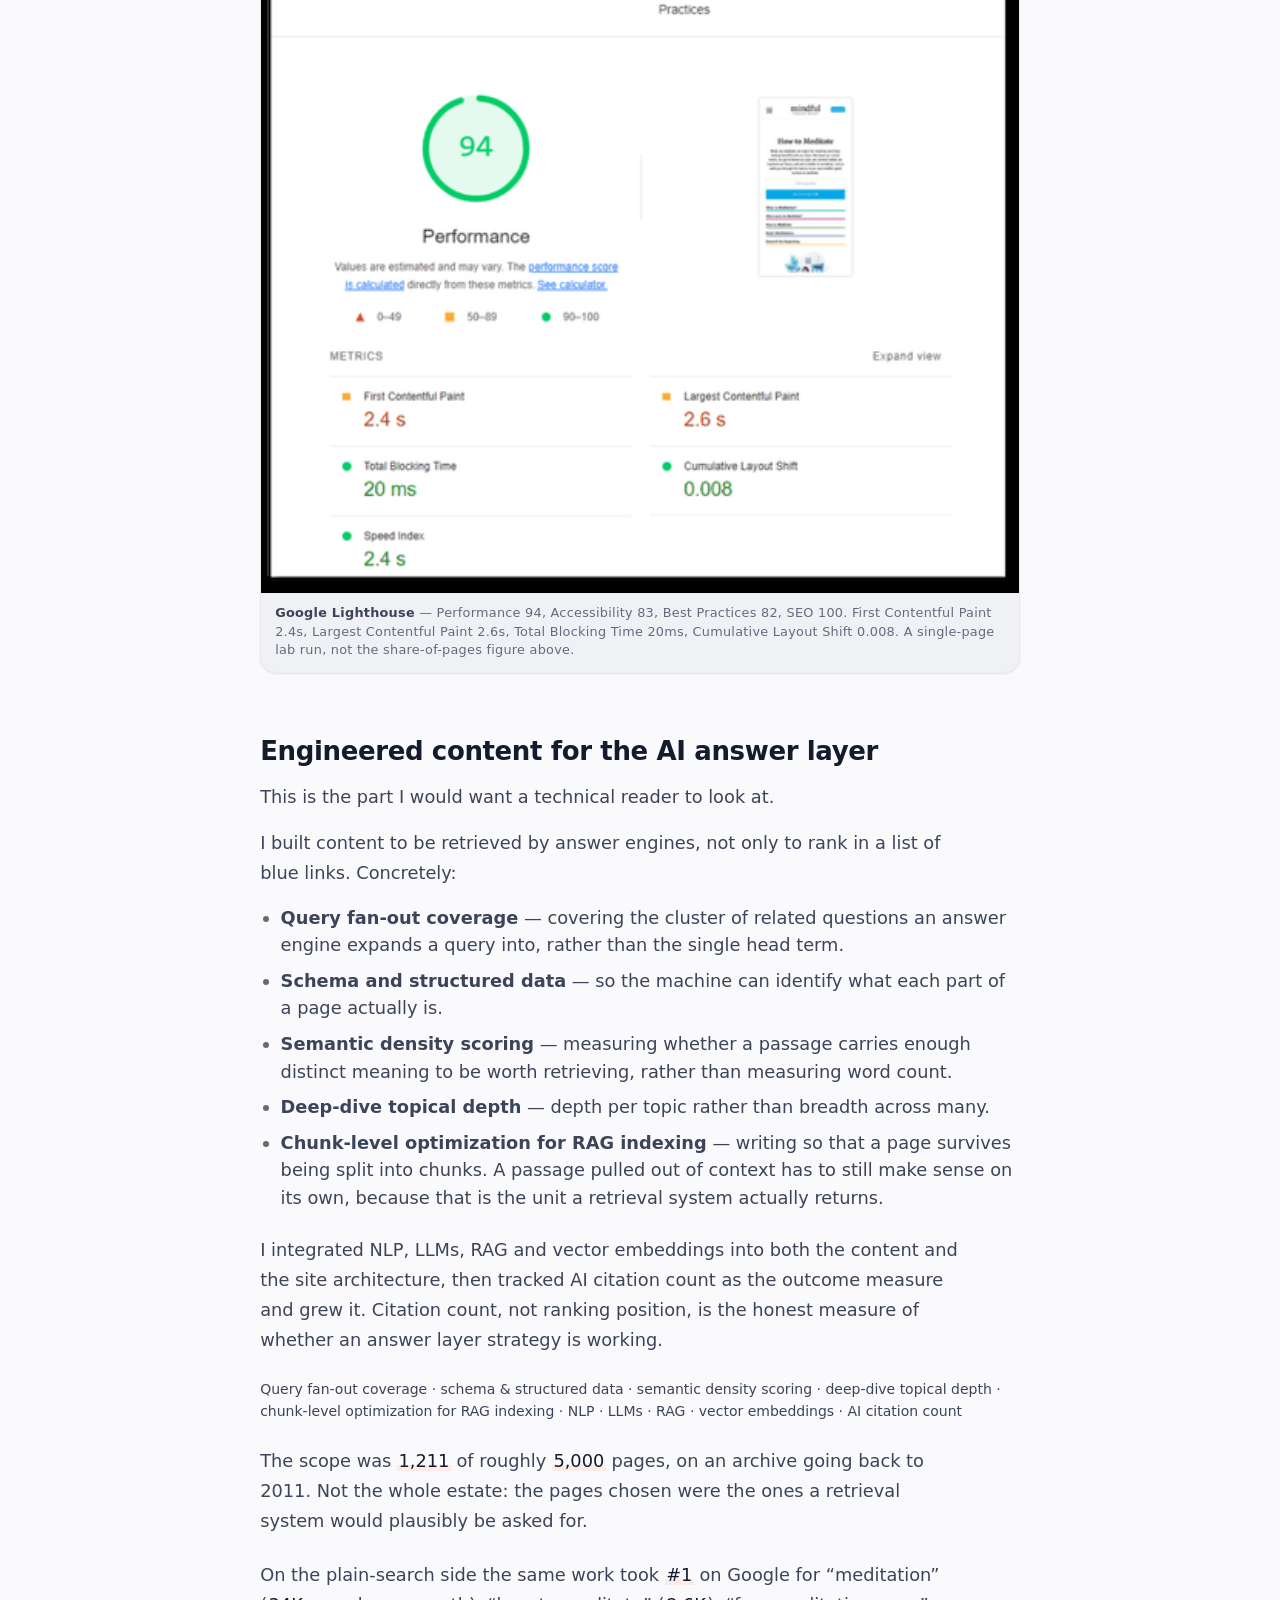
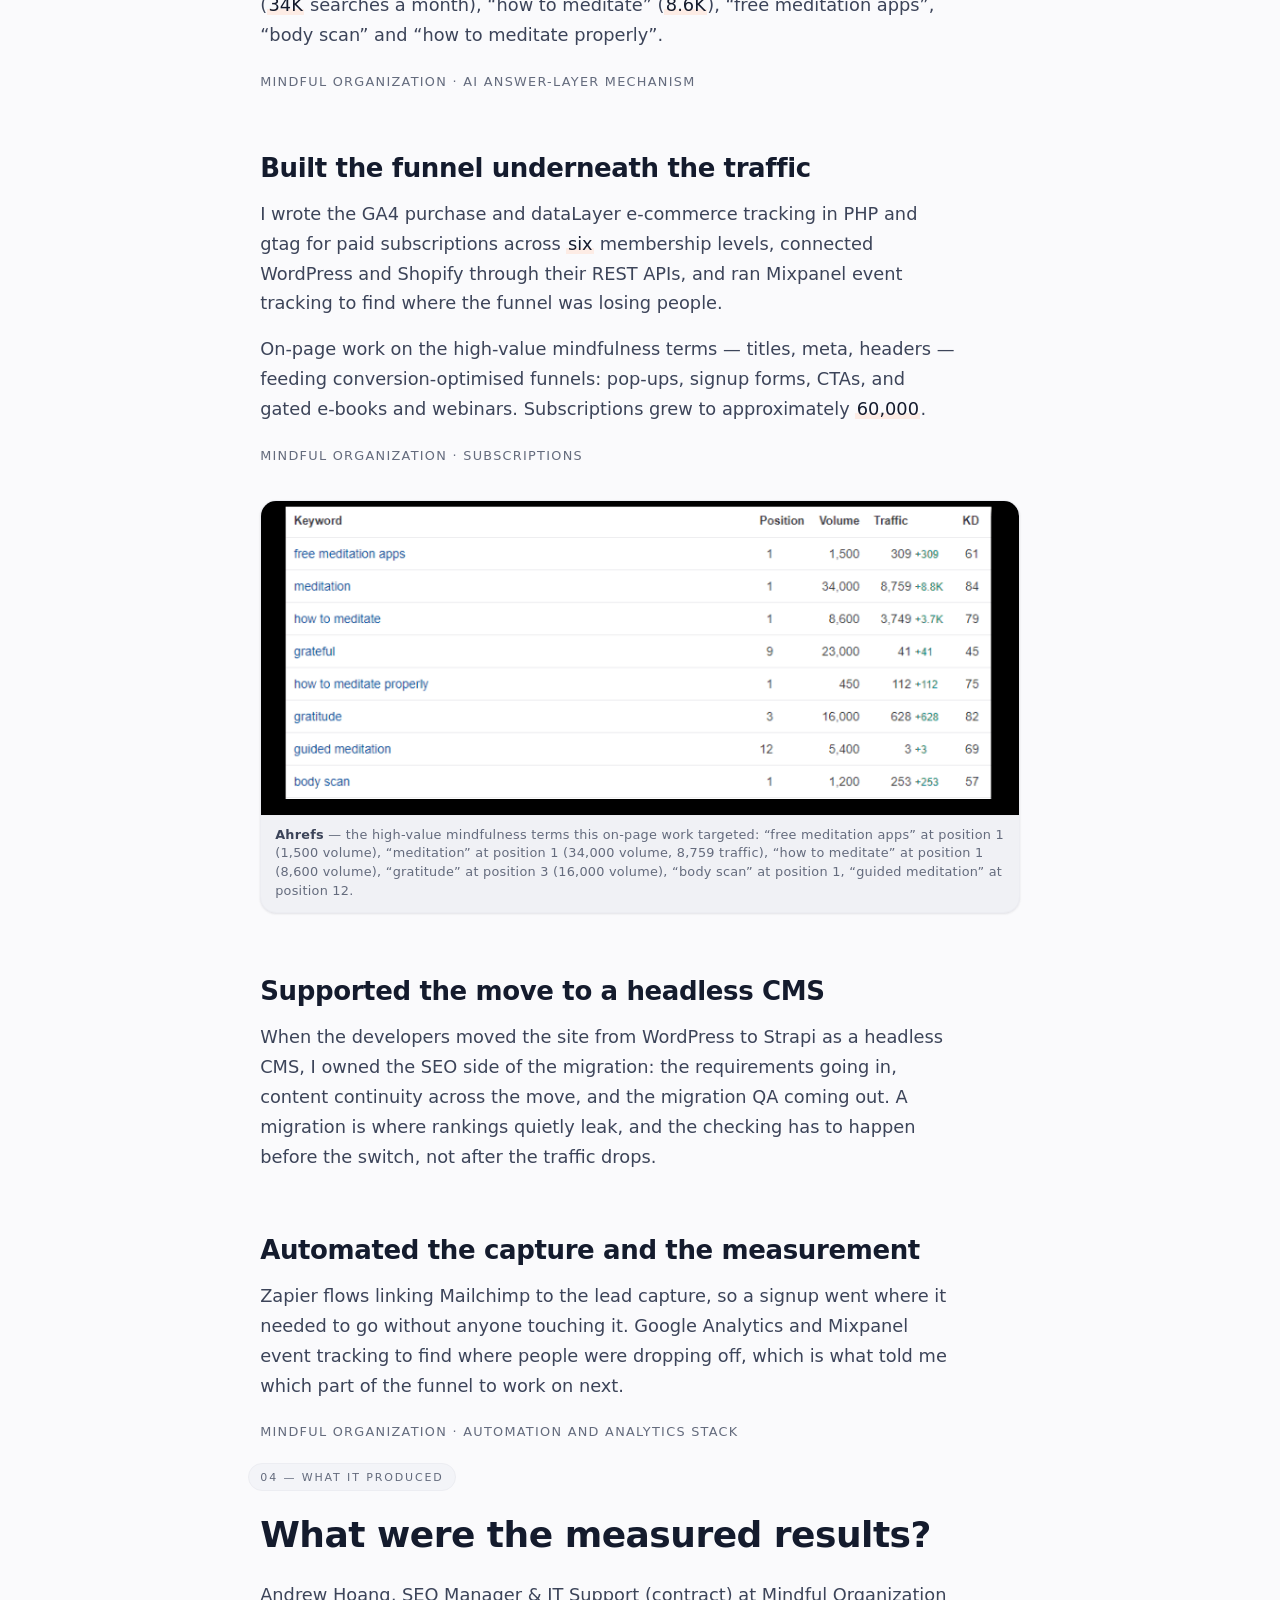
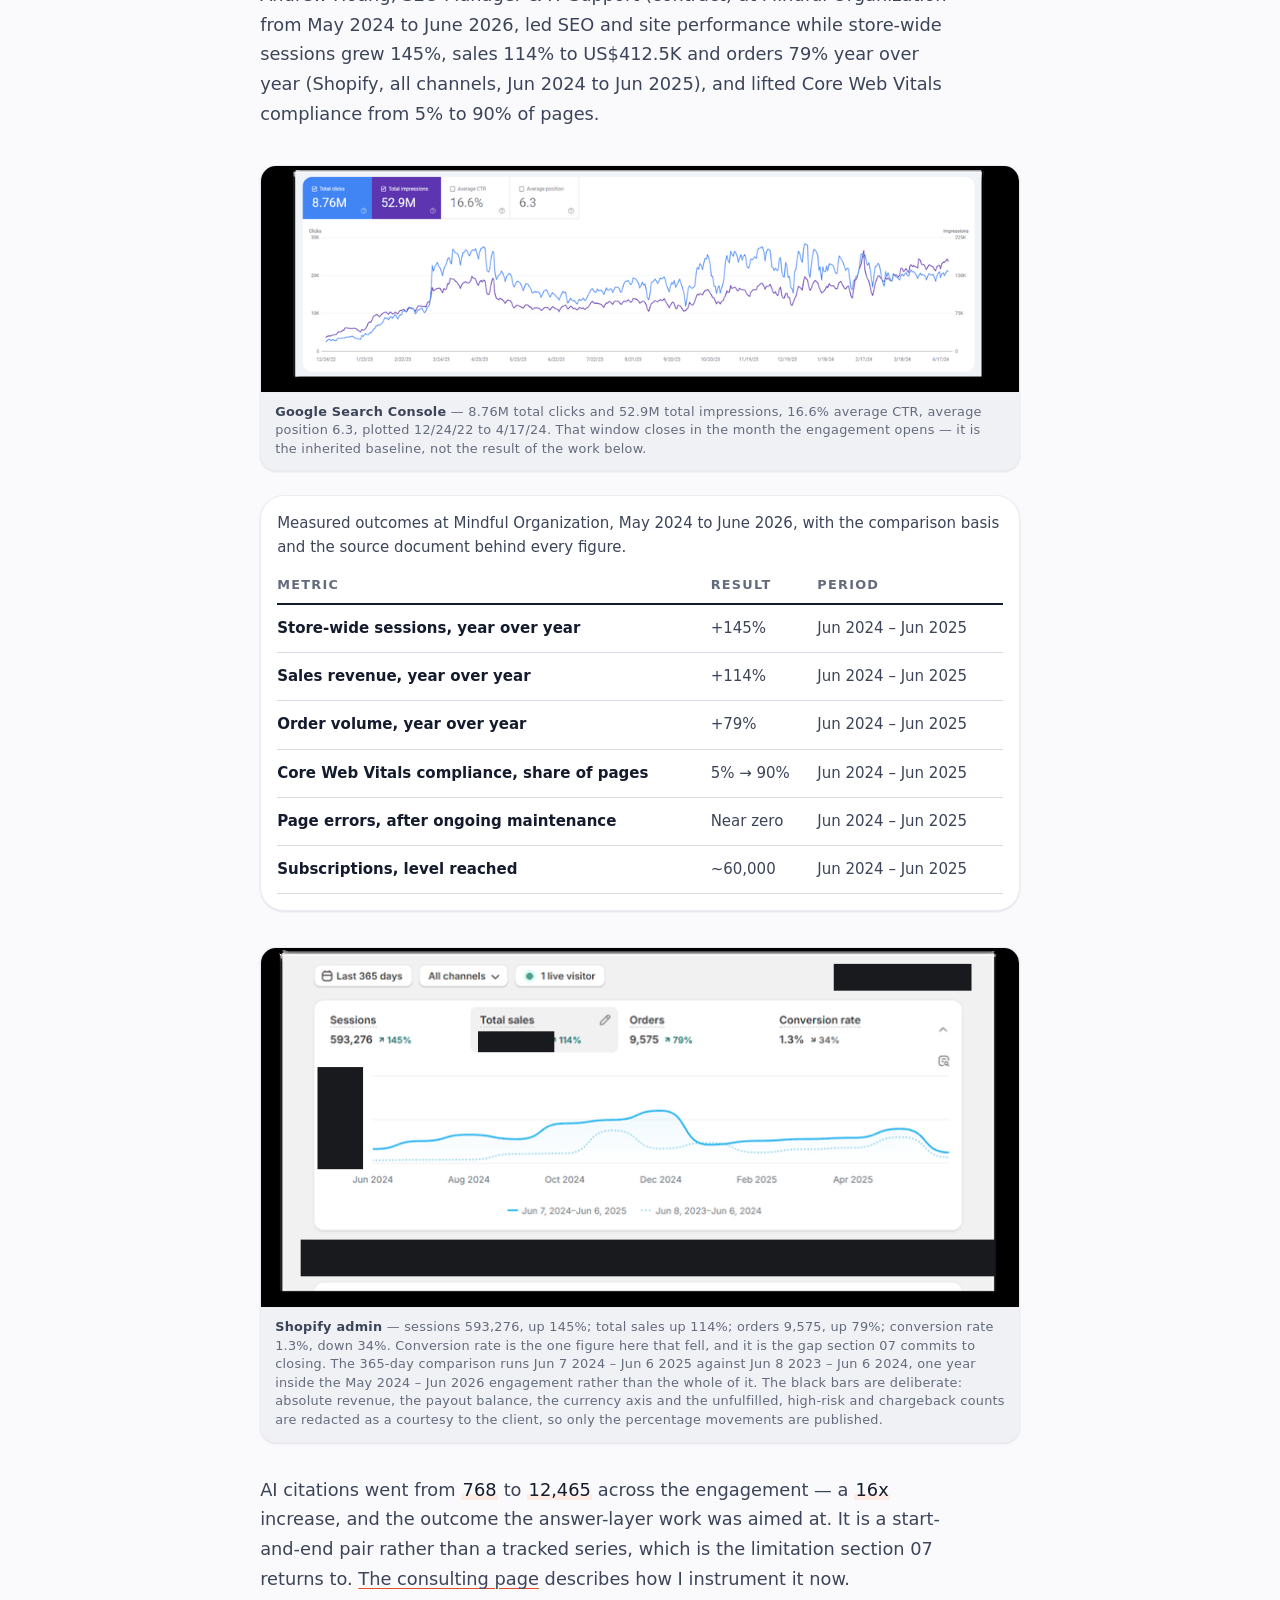
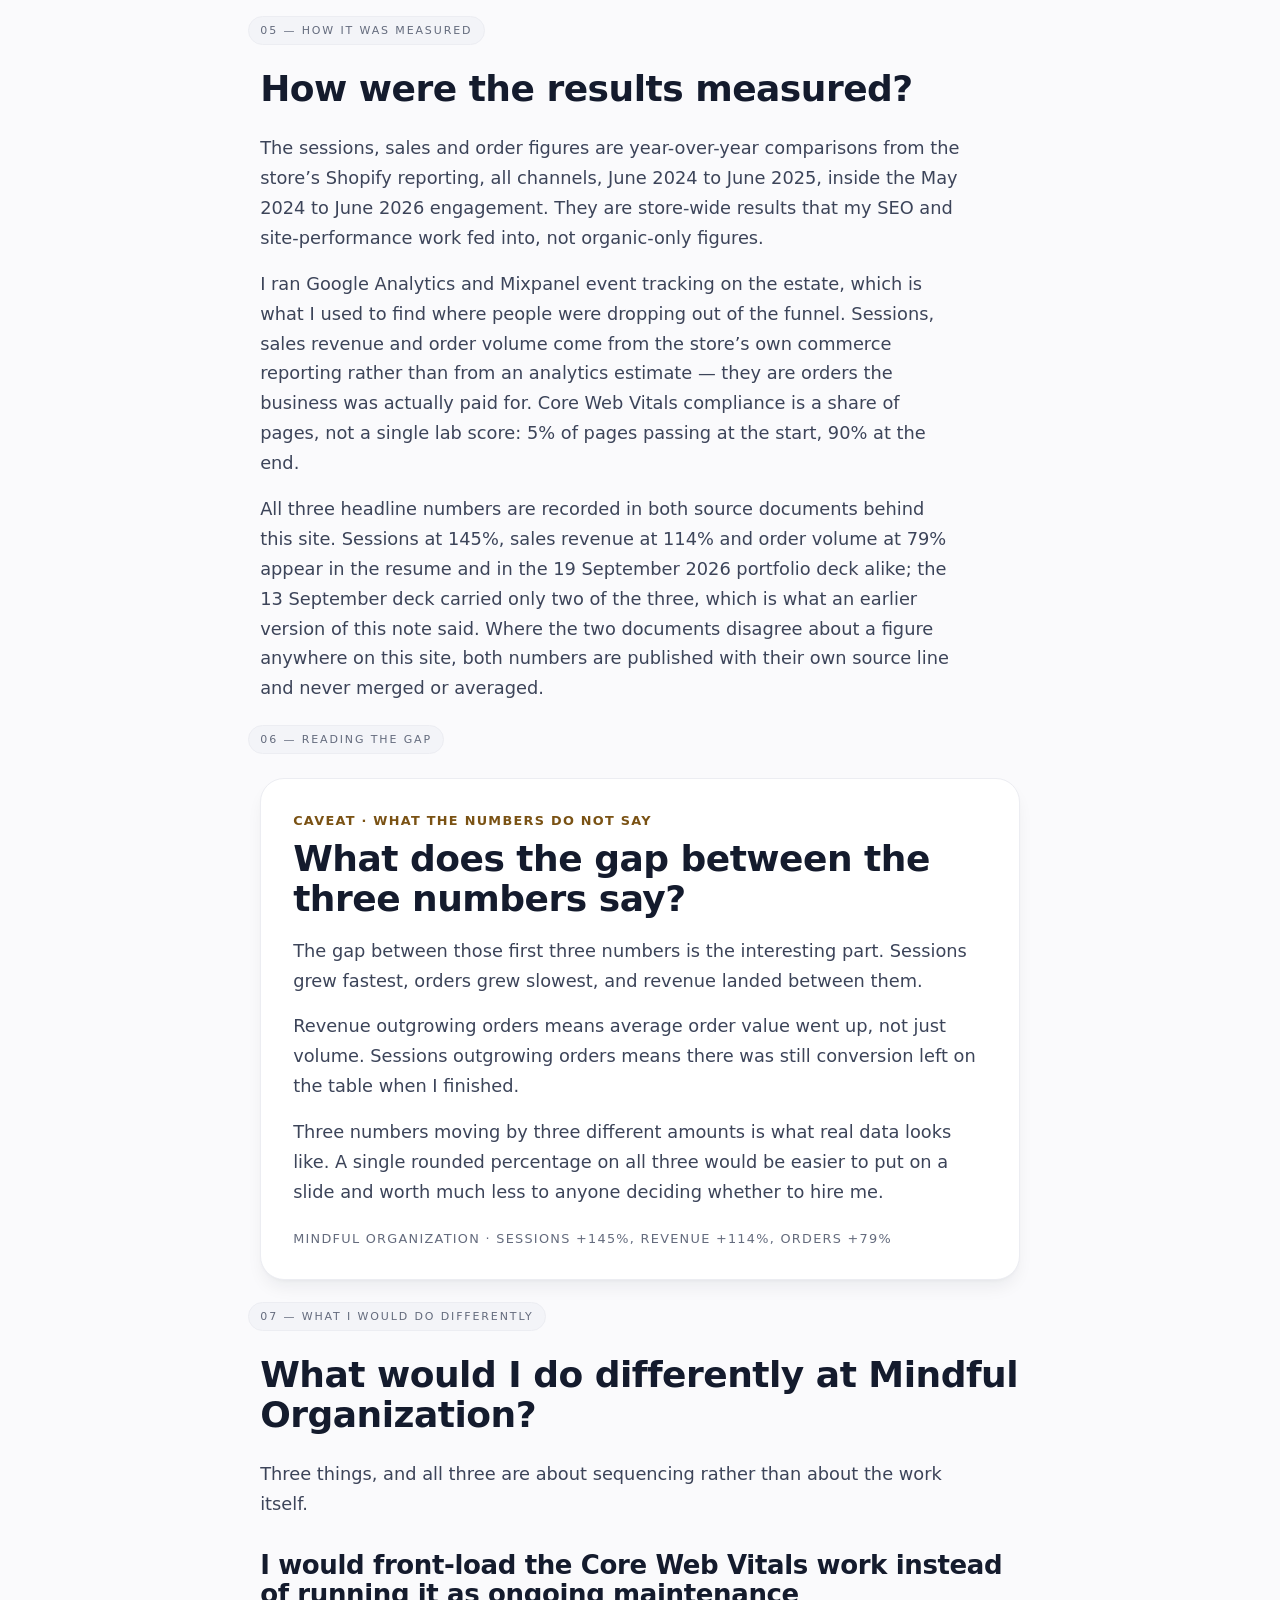
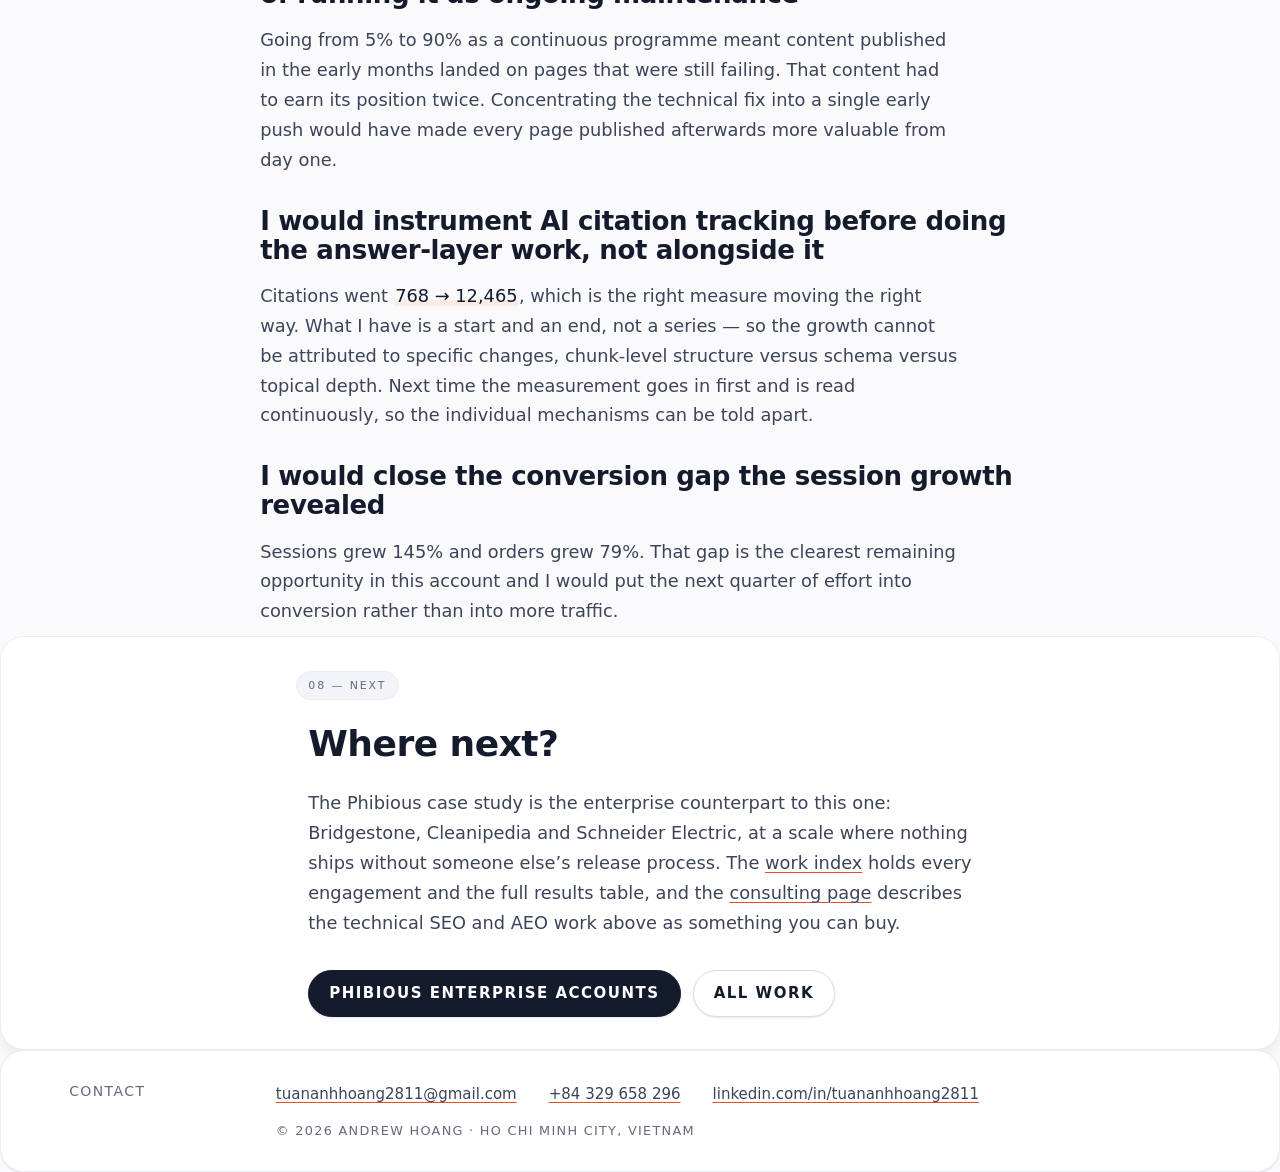
<file: work/mindful-organization.html>
<!DOCTYPE html>
<html lang="en">
<head>
<meta charset="utf-8">
<meta name="viewport" content="width=device-width, initial-scale=1">

<!-- Theme, before first paint. Tiny, and it cannot throw: localStorage
     raises in private mode, so both the read and the parse sit in try/catch.
     The `js` class is set here too so the reveal transitions never paint
     content and then hide it; without JS the class is absent and every
     .reveal rule is inert. -->
<script>try{var t=localStorage.getItem("ah-theme");if(t==="dark"||t==="light")document.documentElement.setAttribute("data-theme",t)}catch(e){}document.documentElement.classList.add("js");</script>

<title>Mindful Organization — Andrew Hoang</title>
<meta name="description" content="Core Web Vitals compliance lifted from 5% to 90% of pages, while store-wide sessions grew 145% and sales 114% year over year.">
<meta name="author" content="Andrew Hoang">
<!-- STAGING: site is hidden from search engines. Run ./go-live.sh to reverse. -->
<meta name="robots" content="noindex, nofollow">
<meta name="theme-color" content="#FBFAF7" media="(prefers-color-scheme: light)">
<meta name="theme-color" content="#191712" media="(prefers-color-scheme: dark)">

<link rel="canonical" href="https://REPLACE-WITH-YOUR-DOMAIN/work/mindful-organization.html">
<!-- Icons. The .ico answers /favicon.ico and Google's SERP, the SVG
     serves modern browsers at any density, the 192px PNG is the touch
     icon. Relative hrefs only: a leading "/" 404s on a project site. -->
<link rel="icon" href="../favicon.ico" sizes="48x48">
<link rel="icon" href="../icon.svg" type="image/svg+xml" sizes="any">
<link rel="apple-touch-icon" href="../icon-192.png">

<link rel="me" href="https://www.linkedin.com/in/tuananhhoang2811">

<meta property="og:type" content="article">
<meta property="og:site_name" content="Andrew Hoang">
<meta property="og:locale" content="en_US">
<meta property="og:title" content="Mindful Organization — Andrew Hoang">
<meta property="og:description" content="Core Web Vitals compliance lifted from 5% to 90% of pages, while store-wide sessions grew 145% and sales 114% year over year.">
<meta property="og:url" content="https://REPLACE-WITH-YOUR-DOMAIN/work/mindful-organization.html">
<meta property="og:image" content="https://REPLACE-WITH-YOUR-DOMAIN/assets/img/andrew-hoang.png">
<meta property="og:image:type" content="image/png">
<meta property="og:image:width" content="800">
<meta property="og:image:height" content="800">
<meta property="og:image:alt" content="Portrait of Andrew Hoang, SEO, AEO and GEO specialist based in Ho Chi Minh City, Vietnam.">
<meta property="article:author" content="Andrew Hoang">
<meta property="article:section" content="Case Study">
<meta property="article:published_time" content="2026-09-13T00:00:00+07:00">
<meta property="article:modified_time" content="2026-09-13T00:00:00+07:00">

<meta name="twitter:card" content="summary">
<meta name="twitter:title" content="Mindful Organization — Andrew Hoang">
<meta name="twitter:description" content="Core Web Vitals compliance lifted from 5% to 90% of pages, while store-wide sessions grew 145% and sales 114% year over year.">
<meta name="twitter:image" content="https://REPLACE-WITH-YOUR-DOMAIN/assets/img/andrew-hoang.png">
<meta name="twitter:image:alt" content="Portrait of Andrew Hoang, SEO, AEO and GEO specialist based in Ho Chi Minh City, Vietnam.">

<link rel="stylesheet" href="../assets/css/site.css">

<script type="application/ld+json">
{
  "@context": "https://schema.org",
  "@graph": [
    {
      "@type": "Person",
      "@id": "https://REPLACE-WITH-YOUR-DOMAIN/#person",
      "name": "Andrew Hoang",
      "alternateName": ["Hoang Tuan Anh", "Tuan Anh Hoang"],
      "givenName": "Tuan Anh",
      "familyName": "Hoang",
      "jobTitle": "Senior Manager, SEO & Organic Growth",
      "description": "Andrew Hoang is an SEO, AEO, GEO and ASO specialist based in Ho Chi Minh City, Vietnam, with nine years of experience driving organic growth for web and mobile app products.",
      "url": "https://REPLACE-WITH-YOUR-DOMAIN/",
      "mainEntityOfPage": { "@id": "https://REPLACE-WITH-YOUR-DOMAIN/#webpage" },
      "image": { "@id": "https://REPLACE-WITH-YOUR-DOMAIN/#headshot" },
      "email": "mailto:tuananhhoang2811@gmail.com",
      "telephone": "+84329658296",
      "address": {
        "@type": "PostalAddress",
        "addressLocality": "Ho Chi Minh City",
        "addressCountry": "VN"
      },
      "workLocation": {
        "@type": "Place",
        "address": {
          "@type": "PostalAddress",
          "addressLocality": "Ho Chi Minh City",
          "addressCountry": "VN"
        }
      },
      "sameAs": [
        "https://www.linkedin.com/in/tuananhhoang2811"
      ],
      "knowsAbout": [
        "Answer Engine Optimization (AEO)",
        "Generative Engine Optimization (GEO)",
        "Search Engine Optimization",
        "Technical SEO",
        "App Store Optimization (ASO)",
        "Schema and structured data",
        "RAG pipelines",
        "Vector embeddings and semantic search",
        "Query fan-out coverage",
        "Topic clustering",
        "LLM content optimization",
        "AI citation and share-of-voice tracking",
        "Core Web Vitals",
        "Keyword and SERP strategy",
        "Site migrations",
        "International and multi-market SEO",
        "Google Analytics 4",
        "Google Search Console",
        "AppsFlyer web-to-app attribution",
        "BigQuery",
        "Looker Studio",
        "Google Tag Manager",
        "Google Ads (MCC and multi-account management)",
        "Meta Ads (Advantage+ Shopping, dynamic product ads, CBO and ABO)",
        "TikTok Ads",
        "Zalo Ads",
        "Value-based bidding",
        "Budget pacing and run-rate forecasting",
        "Python",
        "SQL"
      ],
      "hasOccupation": { "@id": "https://REPLACE-WITH-YOUR-DOMAIN/#occupation" },
      "alumniOf": { "@id": "https://REPLACE-WITH-YOUR-DOMAIN/#org-hcmc-open-university" },
      "worksFor": [
        {
          "@type": "OrganizationRole",
          "roleName": "Senior Manager, SEO & Organic Growth",
          "startDate": "2026-03",
          "worksFor": { "@id": "https://REPLACE-WITH-YOUR-DOMAIN/#org-elsa-speak" }
        },
        {
          "@type": "OrganizationRole",
          "roleName": "SEO Lead & Email Marketing Specialist",
          "startDate": "2025-09",
          "worksFor": { "@id": "https://REPLACE-WITH-YOUR-DOMAIN/#org-lumetest" }
        },
        {
          "@type": "OrganizationRole",
          "roleName": "SEO Consultant",
          "startDate": "2026-08",
          "worksFor": { "@type": "Organization", "name": "Concentrix" }
        }
      ],
      "hasCredential": [
        {
          "@type": "EducationalOccupationalCredential",
          "name": "Technical SEO & SEO Manager",
          "credentialCategory": "certificate",
          "recognizedBy": { "@type": "Organization", "name": "Blue Array" }
        },
        {
          "@type": "EducationalOccupationalCredential",
          "name": "Google Ads Search",
          "credentialCategory": "certificate",
          "recognizedBy": { "@type": "Organization", "name": "Google" }
        },
        {
          "@type": "EducationalOccupationalCredential",
          "name": "Digital Marketing",
          "credentialCategory": "certificate",
          "recognizedBy": { "@type": "Organization", "name": "HubSpot" }
        },
        {
          "@type": "EducationalOccupationalCredential",
          "name": "Data Analysis Masterclass",
          "credentialCategory": "certificate",
          "recognizedBy": { "@type": "Organization", "name": "Udemy" }
        },
        {
          "@type": "EducationalOccupationalCredential",
          "name": "Data Science",
          "credentialCategory": "certificate",
          "recognizedBy": { "@type": "Organization", "name": "DataCamp" }
        }
      ]
    },
    {
      "@type": "Occupation",
      "@id": "https://REPLACE-WITH-YOUR-DOMAIN/#occupation",
      "name": "SEO, AEO and GEO Specialist",
      "occupationalCategory": {
        "@type": "CategoryCode",
        "codeValue": "13-1161.01",
        "name": "Search Marketing Strategists",
        "inCodeSet": {
          "@type": "CategoryCodeSet",
          "name": "O*NET-SOC",
          "url": "https://www.onetonline.org/"
        }
      },
      "skills": "Technical SEO, Answer Engine Optimization, Generative Engine Optimization, App Store Optimization, schema and structured data, RAG pipelines, vector embeddings, GA4, Google Search Console, AppsFlyer, BigQuery, Google Ads, Meta Ads, TikTok Ads, Zalo Ads, value-based bidding, budget pacing and forecasting, Python, SQL",
      "responsibilities": "Owning SEO, AEO and ASO strategy across multiple markets with app installs and organic revenue as core KPIs."
    },
    {
      "@type": "ImageObject",
      "@id": "https://REPLACE-WITH-YOUR-DOMAIN/#headshot",
      "url": "https://REPLACE-WITH-YOUR-DOMAIN/assets/img/andrew-hoang.png",
      "contentUrl": "https://REPLACE-WITH-YOUR-DOMAIN/assets/img/andrew-hoang.png",
      "width": 800,
      "height": 800,
      "caption": "Andrew Hoang, SEO, AEO and GEO specialist based in Ho Chi Minh City, Vietnam"
    },
    {
      "@type": "WebSite",
      "@id": "https://REPLACE-WITH-YOUR-DOMAIN/#website",
      "url": "https://REPLACE-WITH-YOUR-DOMAIN/",
      "name": "Andrew Hoang",
      "alternateName": "Andrew Hoang — SEO, AEO & GEO",
      "description": "Portfolio, case studies and resume of Andrew Hoang, an SEO, AEO, GEO and ASO specialist in Ho Chi Minh City, Vietnam.",
      "inLanguage": "en",
      "publisher": { "@id": "https://REPLACE-WITH-YOUR-DOMAIN/#person" },
      "author": { "@id": "https://REPLACE-WITH-YOUR-DOMAIN/#person" },
      "copyrightHolder": { "@id": "https://REPLACE-WITH-YOUR-DOMAIN/#person" },
      "copyrightYear": 2026
    },
    {
      "@type": "Organization",
      "@id": "https://REPLACE-WITH-YOUR-DOMAIN/#org-elsa-speak",
      "name": "ELSA Speak"
    },
    {
      "@type": "Organization",
      "@id": "https://REPLACE-WITH-YOUR-DOMAIN/#org-uppercut",
      "name": "Uppercut Digital",
      "address": { "@type": "PostalAddress", "addressCountry": "AU" }
    },
    {
      "@type": "Organization",
      "@id": "https://REPLACE-WITH-YOUR-DOMAIN/#org-lumetest",
      "name": "LUMEtest",
      "alternateName": "Lume"
    },
    {
      "@type": "Organization",
      "@id": "https://REPLACE-WITH-YOUR-DOMAIN/#org-pte-magic",
      "name": "PTE Magic"
    },
    {
      "@type": "Organization",
      "@id": "https://REPLACE-WITH-YOUR-DOMAIN/#org-mindful-organization",
      "name": "Mindful Organization"
    },
    {
      "@type": "Organization",
      "@id": "https://REPLACE-WITH-YOUR-DOMAIN/#org-phibious",
      "name": "Phibious"
    },
    {
      "@type": "Organization",
      "@id": "https://REPLACE-WITH-YOUR-DOMAIN/#org-hellobacsi",
      "name": "Hello Health Group",
      "alternateName": "Hellobacsi",
      "url": "https://hellobacsi.com/"
    },
    {
      "@type": "CollegeOrUniversity",
      "@id": "https://REPLACE-WITH-YOUR-DOMAIN/#org-hcmc-open-university",
      "name": "Ho Chi Minh City Open University"
    },
    {
      "@type": "WebPage",
      "@id": "https://REPLACE-WITH-YOUR-DOMAIN/work/mindful-organization.html#webpage",
      "url": "https://REPLACE-WITH-YOUR-DOMAIN/work/mindful-organization.html",
      "name": "Mindful Organization: SEO and site performance | Andrew Hoang",
      "description": "Andrew Hoang led SEO and site performance at Mindful Organization while store-wide sessions grew 145% YoY and sales 114% YoY to US$412.5K (Shopify, all channels, Jun 2024 to Jun 2025), and lifted Core Web Vitals from 5% to 90% of pages.",
      "isPartOf": { "@id": "https://REPLACE-WITH-YOUR-DOMAIN/#website" },
      "primaryImageOfPage": { "@id": "https://REPLACE-WITH-YOUR-DOMAIN/#headshot" },
      "breadcrumb": { "@id": "https://REPLACE-WITH-YOUR-DOMAIN/work/mindful-organization.html#breadcrumb" },
      "inLanguage": "en",
      "datePublished": "2026-09-13",
      "dateModified": "2026-10-28"
    },
    {
      "@type": "Article",
      "@id": "https://REPLACE-WITH-YOUR-DOMAIN/work/mindful-organization.html#article",
      "isPartOf": { "@id": "https://REPLACE-WITH-YOUR-DOMAIN/work/mindful-organization.html#webpage" },
      "mainEntityOfPage": { "@id": "https://REPLACE-WITH-YOUR-DOMAIN/work/mindful-organization.html#webpage" },
      "headline": "Mindful Organization: 145% more store-wide sessions, 114% more sales",
      "description": "How Andrew Hoang led SEO and site performance at Mindful Organization while store-wide sessions grew 145% YoY and sales 114% YoY to US$412.5K (Shopify, all channels, Jun 2024 to Jun 2025), lifted Core Web Vitals compliance from 5% to 90% of pages, and engineered content for the AI answer layer.",
      "articleSection": "Case Study",
      "keywords": "Answer Engine Optimization, AEO, GEO, query fan-out coverage, semantic density scoring, chunk-level optimization, RAG indexing, AI citation count, Core Web Vitals, Mindful Organization",
      "author": { "@id": "https://REPLACE-WITH-YOUR-DOMAIN/#person" },
      "publisher": { "@id": "https://REPLACE-WITH-YOUR-DOMAIN/#person" },
      "creator": { "@id": "https://REPLACE-WITH-YOUR-DOMAIN/#person" },
      "about": { "@id": "https://REPLACE-WITH-YOUR-DOMAIN/#org-mindful-organization" },
      "mentions": [
        { "@type": "SoftwareApplication", "name": "WordPress", "applicationCategory": "BusinessApplication" },
        { "@type": "SoftwareApplication", "name": "Shopify", "applicationCategory": "BusinessApplication" },
        { "@type": "SoftwareApplication", "name": "Google Analytics", "applicationCategory": "BusinessApplication" },
        { "@type": "SoftwareApplication", "name": "Mixpanel", "applicationCategory": "BusinessApplication" },
        { "@type": "SoftwareApplication", "name": "Zapier", "applicationCategory": "BusinessApplication" },
        { "@type": "SoftwareApplication", "name": "Mailchimp", "applicationCategory": "BusinessApplication" }
      ],
      "image": { "@id": "https://REPLACE-WITH-YOUR-DOMAIN/#headshot" },
      "inLanguage": "en",
      "datePublished": "2026-09-13",
      "dateModified": "2026-10-28"
    },
    {
      "@type": "BreadcrumbList",
      "@id": "https://REPLACE-WITH-YOUR-DOMAIN/work/mindful-organization.html#breadcrumb",
      "itemListElement": [
        {
          "@type": "ListItem",
          "position": 1,
          "name": "Home",
          "item": "https://REPLACE-WITH-YOUR-DOMAIN/"
        },
        {
          "@type": "ListItem",
          "position": 2,
          "name": "Work",
          "item": "https://REPLACE-WITH-YOUR-DOMAIN/work/index.html"
        },
        {
          "@type": "ListItem",
          "position": 3,
          "name": "Mindful Organization"
        }
      ]
    }
  ]
}
</script>
</head>
<body>

<a class="c-skip" href="#main">Skip to main content</a>

<!-- ============================================================
     SITE HEADER — folio strip + masthead. Replicated verbatim on
     every page; only aria-current and the ../ depth change.
     Not sticky, by design. The nav wraps; there is no hamburger.
     ============================================================ -->
<header class="c-head">
  <div class="shell">
    <p class="c-head__folio">
      <span>Ho Chi Minh City, Vietnam · UTC+7</span>
      <span>SEO · AEO / GEO · ASO</span>
    </p>
    <div class="c-head__bar">
      <a class="c-head__mark" href="../index.html">Andrew Hoang</a>
      <nav class="c-nav" aria-label="Primary">
        <ul class="c-nav__list">
          <li><a href="../index.html">Home</a></li>
          <li><a href="index.html" aria-current="page">Work</a></li>
          <li><a href="../about.html">About</a></li>
          <li><a href="../services.html">Services</a></li>
          <li><a href="../contact.html">Contact</a></li>
        </ul>
      </nav>
      <button class="c-theme" type="button" aria-pressed="false" aria-label="Switch to dark theme">
        <span class="c-theme__track" aria-hidden="true"><span class="c-theme__knob"></span></span>
        <span class="c-theme__text" aria-hidden="true">Dark</span>
      </button>
    </div>
  </div>
</header>

<main id="main" tabindex="-1">

  <!-- ==========================================================
       BREADCRUMB — matches the BreadcrumbList in the head
       ========================================================== -->
  <nav class="c-crumbs" aria-label="Breadcrumb">
    <div class="shell shell--narrow">
      <ol>
        <li><a href="../index.html">Home</a></li>
        <li><a href="index.html">Work</a></li>
        <li>Mindful Organization</li>
      </ol>
    </div>
  </nav>

  <!-- ==========================================================
       CASE HERO  ·  §5.20 archetype, --wrap-narrow
       ========================================================== -->
  <header class="c-case-hero shell shell--narrow">
    <p class="label">Case note · 02</p>
    <!-- The mark is the client's own logo, lifted from Andrew's portfolio
         deck (see _source/client-logos.md for provenance and the grid
         mapping). Decorative, so aria-hidden and alt="": the client is
         already named in full by the h1 beside it, and a logo in the
         accessibility tree would just read the name twice.
         .c-markrow is a flex row, so it wraps the mark and the heading in a
         div — a span cannot legally contain an h1. -->
    <div class="c-markrow">
      <span class="c-mark c-mark--lg c-mark--img" aria-hidden="true"><img src="../assets/img/clients/mindful-organization.png" width="160" height="160" alt="" loading="lazy" decoding="async"></span>
      <h1 id="mindful-organization">Mindful Organization: 145% more sessions, 114% more revenue</h1>
    </div>
    <p class="dateline">May 2024 – Jun 2026 · Contract · Wellness · SEO Manager &amp; IT Support</p>
    <p class="dek">SEO Manager &amp; IT Support. I owned SEO, AEO, conversion and technical site operations across WordPress and Shopify for a wellness community brand — which in practice meant I owned the traffic, the funnel, and the servers underneath both.</p>
    <p class="source u-mt-md">Mindful Organization · May 2024 – Jun 2026</p>
  </header>

  <!-- ==========================================================
       THE FIGURES BAR  ·  three cells on a case page, full shell
       so the 96px figures keep their cell (§3.3, §5.20)
       ========================================================== -->
  <div class="shell">
    <ul class="c-metrics">
      <li class="c-metric reveal" style="--i:0">
        <p class="figure figure--long">+145%</p>
        <p class="label">YoY store-wide sessions</p>
        <p class="source">Mindful Organization · Shopify, all channels, Jun 2024 – Jun 2025</p>
      </li>
      <li class="c-metric reveal" style="--i:1">
        <p class="figure figure--long">+114%</p>
        <p class="label">YoY sales revenue</p>
        <p class="source">Mindful Organization · Shopify, all channels, Jun 2024 – Jun 2025</p>
      </li>
      <li class="c-metric reveal" style="--i:2">
        <p class="figure">+79%</p>
        <p class="label">YoY order volume</p>
        <p class="source">Mindful Organization · May 2024 – Jun 2026</p>
      </li>
    </ul>
  </div>

  <!-- ==========================================================
       01 — THE SITUATION
       ========================================================== -->
  <section class="section" id="situation" aria-labelledby="what-was-the-situation-at-mindful-organization">
    <div class="shell shell--narrow">
      <div class="section__open">
      <div class="section__rule"></div>
      <p class="section__folio">01 — The situation</p>
      <h2 id="what-was-the-situation-at-mindful-organization" class="section__head">What was the situation at Mindful Organization?</h2>
      </div>

      <div class="prose u-mt-md">
        <p>Mindful Organization is a wellness community brand running on WordPress and Shopify, selling to a mindfulness audience. The commercial goal was revenue and orders, not sessions. The organic opportunity was high-value mindfulness keywords with genuine purchase intent behind them.</p>
        <p>I was the SEO function and the IT function at the same time. That is unusual and it turned out to be the reason the results happened — when I found a technical problem I did not have to file a ticket and wait for it.</p>
      </div>

      <p class="label u-mt-lg">At a glance</p>
      <ul class="c-ledger__bullets">
        <li><b>Role</b> — SEO Manager &amp; IT Support</li>
        <li><b>Scope</b> — SEO, AEO, conversion optimisation, technical site operations</li>
        <li><b>Platforms</b> — WordPress, Shopify, and a WordPress-to-Strapi headless CMS migration</li>
        <li><b>Sector</b> — Wellness and mindfulness, community and e-commerce</li>
        <li><b>Stack</b> — Google Analytics, Mixpanel, Zapier, Mailchimp, schema and structured data, vector embeddings</li>
      </ul>
      <p class="source u-mt-md">Mindful Organization · role and scope</p>
    </div>
  </section>

  <!-- ==========================================================
       02 — THE CONSTRAINT
       ========================================================== -->
  <section class="section" id="constraint" aria-labelledby="what-was-the-constraint">
    <div class="shell shell--narrow">
      <div class="section__open">
      <div class="section__rule"></div>
      <p class="section__folio">02 — The constraint</p>
      <h2 id="what-was-the-constraint" class="section__head">What was the constraint?</h2>
      </div>

      <div class="prose u-mt-md">
        <p>Mindful Organization&rsquo;s site could not support the content strategy it already had. Core Web Vitals compliance stood at <b class="fig">5%</b> of pages. Five percent.</p>
        <p>At that level, publishing more content is not a growth strategy, it is a way to spend money slowly. Every new page lands on the same broken foundation. So the technical floor had to come up before, and then alongside, the content work — not after it.</p>
        <p>Two platforms made this harder. WordPress and Shopify fail differently, and fixing one does not help the other.</p>
      </div>
      <p class="source u-mt-md">Mindful Organization · Core Web Vitals compliance at the start</p>
    </div>
  </section>

  <!-- ==========================================================
       03 — WHAT I DID  ·  four named workstreams
       ========================================================== -->
  <section class="section" id="what-i-did" aria-labelledby="what-did-i-do-at-mindful-organization">
    <div class="shell shell--narrow">
      <div class="section__open">
      <div class="section__rule"></div>
      <p class="section__folio">03 — What I did</p>
      <h2 id="what-did-i-do-at-mindful-organization" class="section__head">What did I do at Mindful Organization?</h2>
      </div>

      <p class="prose u-mt-md">Four workstreams ran at Mindful Organization between May 2024 and June 2026: raising the technical floor, engineering the content for the AI answer layer, building the funnel underneath the traffic, and automating the capture and the measurement.</p>

      <h3 id="raised-the-technical-floor" class="u-mt-lg">Raised the technical floor</h3>
      <div class="prose u-mt-sm">
        <p>Core Web Vitals compliance went from <b class="fig">5%</b> to <b class="fig">90%</b> of pages, and page errors went to near zero. A lab run finished at Lighthouse <b class="fig">94</b> Performance and <b class="fig">100</b> SEO &mdash; LCP <b class="fig">2.6s</b>, TBT <b class="fig">20ms</b>, CLS <b class="fig">0.008</b>. This was ongoing maintenance rather than a one-off sprint: database cleanups, custom-function refinements, plugin and permalink fixes, regular performance audits, and security reviews.</p>
        <p>I also logged, prioritised and resolved bugs directly with developers, and kept SEO, IT and support documentation current so the work did not evaporate when someone left.</p>
      </div>

      <!-- The ONLY before/after pair on this page. Same metric, same unit,
           from ÷ to = 5 ÷ 90 = 5.6%, which clears the 2% floor (§5.7). -->
      <div class="c-pair u-mt-lg">
        <p class="label" id="cwv-lab">Core Web Vitals compliance, share of pages, start to end of the engagement</p>
        <p class="c-pair__figs">
          <span class="figure figure--long">5%</span>
          <span class="c-pair__arrow" aria-hidden="true">→</span>
          <span class="figure figure--long">90%</span>
        </p>
        <span class="c-pair__bars" aria-hidden="true">
          <span class="c-pair__bar" style="--fill:5.6%;--i:0"></span>
          <span class="c-pair__bar" style="--fill:100%;--i:1"></span>
        </span>
        <p class="source">Mindful Organization · May 2024 – Jun 2026</p>
      </div>

      <figure class="c-shot">
        <img src="../assets/img/work/mindful-lighthouse.png" width="492" height="454" loading="lazy" decoding="async"
             alt="Google Lighthouse report for a Mindful Organization page scoring 94 for Performance, 83 for Accessibility, 82 for Best Practices and 100 for SEO, with First Contentful Paint 2.4 seconds, Largest Contentful Paint 2.6 seconds, Total Blocking Time 20 milliseconds and Cumulative Layout Shift 0.008.">
        <figcaption class="c-shot__cap"><b>Google Lighthouse</b> — Performance 94, Accessibility 83, Best Practices 82, SEO 100. First Contentful Paint 2.4s, Largest Contentful Paint 2.6s, Total Blocking Time 20ms, Cumulative Layout Shift 0.008. A single-page lab run, not the share-of-pages figure above.</figcaption>
      </figure>

      <h3 id="engineered-content-for-the-ai-answer-layer" class="u-mt-2xl">Engineered content for the AI answer layer</h3>
      <div class="prose u-mt-sm">
        <p>This is the part I would want a technical reader to look at.</p>
        <p>I built content to be retrieved by answer engines, not only to rank in a list of blue links. Concretely:</p>
      </div>
      <ul class="c-ledger__bullets">
        <li><b>Query fan-out coverage</b> — covering the cluster of related questions an answer engine expands a query into, rather than the single head term.</li>
        <li><b>Schema and structured data</b> — so the machine can identify what each part of a page actually is.</li>
        <li><b>Semantic density scoring</b> — measuring whether a passage carries enough distinct meaning to be worth retrieving, rather than measuring word count.</li>
        <li><b>Deep-dive topical depth</b> — depth per topic rather than breadth across many.</li>
        <li><b>Chunk-level optimization for RAG indexing</b> — writing so that a page survives being split into chunks. A passage pulled out of context has to still make sense on its own, because that is the unit a retrieval system actually returns.</li>
      </ul>
      <p class="prose u-mt-md">I integrated NLP, LLMs, RAG and vector embeddings into both the content and the site architecture, then tracked AI citation count as the outcome measure and grew it. Citation count, not ranking position, is the honest measure of whether an answer layer strategy is working.</p>
      <p class="c-tags u-mt-md">Query fan-out coverage · schema &amp; structured data · semantic density scoring · deep-dive topical depth · chunk-level optimization for RAG indexing · NLP · LLMs · RAG · vector embeddings · AI citation count</p>
      <p class="prose u-mt-md">The scope was <b class="fig">1,211</b> of roughly <b class="fig">5,000</b> pages, on an archive going back to 2011. Not the whole estate: the pages chosen were the ones a retrieval system would plausibly be asked for.</p>
      <p class="prose u-mt-md">On the plain-search side the same work took <b class="fig">#1</b> on Google for &ldquo;meditation&rdquo; (<b class="fig">34K</b> searches a month), &ldquo;how to meditate&rdquo; (<b class="fig">8.6K</b>), &ldquo;free meditation apps&rdquo;, &ldquo;body scan&rdquo; and &ldquo;how to meditate properly&rdquo;.</p>
      <p class="source u-mt-md">Mindful Organization · AI answer-layer mechanism</p>

      <h3 id="built-the-funnel-underneath-the-traffic" class="u-mt-2xl">Built the funnel underneath the traffic</h3>
      <p class="prose u-mt-sm">I wrote the GA4 purchase and dataLayer e-commerce tracking in PHP and gtag for paid subscriptions across <b class="fig">six</b> membership levels, connected WordPress and Shopify through their REST APIs, and ran Mixpanel event tracking to find where the funnel was losing people.</p>
      <p class="prose u-mt-sm">On-page work on the high-value mindfulness terms — titles, meta, headers — feeding conversion-optimised funnels: pop-ups, signup forms, CTAs, and gated e-books and webinars. Subscriptions grew to approximately <b class="fig">60,000</b>.</p>
      <p class="source u-mt-md">Mindful Organization · subscriptions</p>

      <figure class="c-shot">
        <img src="../assets/img/work/mindful-keyword-positions.png" width="802" height="332" loading="lazy" decoding="async"
             alt="Ahrefs keyword position table for Mindful Organization: free meditation apps at position 1 with 1,500 search volume, meditation at position 1 with 34,000 volume and 8,759 traffic, how to meditate at position 1 with 8,600 volume, gratitude at position 3 with 16,000 volume, body scan at position 1, and guided meditation at position 12.">
        <figcaption class="c-shot__cap"><b>Ahrefs</b> — the high-value mindfulness terms this on-page work targeted: &ldquo;free meditation apps&rdquo; at position 1 (1,500 volume), &ldquo;meditation&rdquo; at position 1 (34,000 volume, 8,759 traffic), &ldquo;how to meditate&rdquo; at position 1 (8,600 volume), &ldquo;gratitude&rdquo; at position 3 (16,000 volume), &ldquo;body scan&rdquo; at position 1, &ldquo;guided meditation&rdquo; at position 12.</figcaption>
      </figure>

      <h3 id="supported-the-headless-migration" class="u-mt-2xl">Supported the move to a headless CMS</h3>
      <p class="prose u-mt-sm">When the developers moved the site from WordPress to Strapi as a headless CMS, I owned the SEO side of the migration: the requirements going in, content continuity across the move, and the migration QA coming out. A migration is where rankings quietly leak, and the checking has to happen before the switch, not after the traffic drops.</p>

      <h3 id="automated-the-capture-and-the-measurement" class="u-mt-2xl">Automated the capture and the measurement</h3>
      <p class="prose u-mt-sm">Zapier flows linking Mailchimp to the lead capture, so a signup went where it needed to go without anyone touching it. Google Analytics and Mixpanel event tracking to find where people were dropping off, which is what told me which part of the funnel to work on next.</p>
      <p class="source u-mt-md">Mindful Organization · automation and analytics stack</p>
    </div>
  </section>

  <!-- ==========================================================
       04 — WHAT IT PRODUCED  ·  the comparable-metrics table
       ========================================================== -->
  <section class="section" id="results" aria-labelledby="what-were-the-measured-results">
    <div class="shell shell--narrow">
      <div class="section__open">
      <div class="section__rule"></div>
      <p class="section__folio">04 — What it produced</p>
      <h2 id="what-were-the-measured-results" class="section__head">What were the measured results?</h2>
      </div>

      <p class="prose u-mt-md">Andrew Hoang, SEO Manager &amp; IT Support (contract) at Mindful Organization from May 2024 to June 2026, led SEO and site performance while store-wide sessions grew 145%, sales 114% to US$412.5K and orders 79% year over year (Shopify, all channels, Jun 2024 to Jun 2025), and lifted Core Web Vitals compliance from 5% to 90% of pages.</p>

      <figure class="c-shot">
        <img src="../assets/img/work/mindful-gsc-performance.png" width="965" height="287" loading="lazy" decoding="async"
             alt="Google Search Console performance chart for Mindful Organization showing 8.76 million total clicks, 52.9 million total impressions, a 16.6 percent average click-through rate and an average position of 6.3, plotted from 24 December 2022 to 17 April 2024. The window ends just before the May 2024 engagement began, so it is the inherited baseline rather than a result of the work described below.">
        <figcaption class="c-shot__cap"><b>Google Search Console</b> — 8.76M total clicks and 52.9M total impressions, 16.6% average CTR, average position 6.3, plotted 12/24/22 to 4/17/24. That window closes in the month the engagement opens — it is the inherited baseline, not the result of the work below.</figcaption>
      </figure>

      <div class="c-table-wrap" tabindex="0" role="region" aria-labelledby="mo-results-cap">
        <table class="c-table" role="table" aria-labelledby="mo-results-cap">
          <caption id="mo-results-cap">Measured outcomes at Mindful Organization, May 2024 to June 2026, with the comparison basis and the source document behind every figure.</caption>
          <thead role="rowgroup">
            <tr role="row">
              <th role="columnheader" scope="col">Metric</th>
              <th role="columnheader" scope="col">Result</th>
              <th role="columnheader" scope="col">Period</th>
            </tr>
          </thead>
          <tbody role="rowgroup">
            <tr role="row">
              <th role="rowheader" scope="row">Store-wide sessions, year over year</th>
              <td role="cell"><span class="c-table__lab" aria-hidden="true">Result</span><span class="c-table__val">+145%</span></td>
              <td role="cell"><span class="c-table__lab" aria-hidden="true">Period</span><span class="c-table__val">Jun 2024 – Jun 2025</span></td>
            </tr>
            <tr role="row">
              <th role="rowheader" scope="row">Sales revenue, year over year</th>
              <td role="cell"><span class="c-table__lab" aria-hidden="true">Result</span><span class="c-table__val">+114%</span></td>
              <td role="cell"><span class="c-table__lab" aria-hidden="true">Period</span><span class="c-table__val">Jun 2024 – Jun 2025</span></td>
            </tr>
            <tr role="row">
              <th role="rowheader" scope="row">Order volume, year over year</th>
              <td role="cell"><span class="c-table__lab" aria-hidden="true">Result</span><span class="c-table__val">+79%</span></td>
              <td role="cell"><span class="c-table__lab" aria-hidden="true">Period</span><span class="c-table__val">Jun 2024 – Jun 2025</span></td>
            </tr>
            <tr role="row">
              <th role="rowheader" scope="row">Core Web Vitals compliance, share of pages</th>
              <td role="cell"><span class="c-table__lab" aria-hidden="true">Result</span><span class="c-table__val">5% → 90%</span></td>
              <td role="cell"><span class="c-table__lab" aria-hidden="true">Period</span><span class="c-table__val">Jun 2024 – Jun 2025</span></td>
            </tr>
            <tr role="row">
              <th role="rowheader" scope="row">Page errors, after ongoing maintenance</th>
              <td role="cell"><span class="c-table__lab" aria-hidden="true">Result</span><span class="c-table__val">Near zero</span></td>
              <td role="cell"><span class="c-table__lab" aria-hidden="true">Period</span><span class="c-table__val">Jun 2024 – Jun 2025</span></td>
            </tr>
            <tr role="row">
              <th role="rowheader" scope="row">Subscriptions, level reached</th>
              <td role="cell"><span class="c-table__lab" aria-hidden="true">Result</span><span class="c-table__val">~60,000</span></td>
              <td role="cell"><span class="c-table__lab" aria-hidden="true">Period</span><span class="c-table__val">Jun 2024 – Jun 2025</span></td>
            </tr>
          </tbody>
        </table>
      </div>

      <figure class="c-shot">
        <img src="../assets/img/work/mindful-shopify-growth.png" width="765" height="362" loading="lazy" decoding="async"
             alt="Shopify admin dashboard for Mindful Organization showing 593,276 sessions up 145 percent, total sales up 114 percent and 9,575 orders up 79 percent, each marked with a green up arrow, alongside a 1.3 percent conversion rate marked with a grey down arrow at 34 percent. The 365-day comparison runs 7 June 2024 to 6 June 2025 against 8 June 2023 to 6 June 2024. Four black bars cover the client's absolute revenue figure, the payout balance, the currency axis and the unfulfilled, high-risk and chargeback order counts.">
        <figcaption class="c-shot__cap"><b>Shopify admin</b> — sessions 593,276, up 145%; total sales up 114%; orders 9,575, up 79%; conversion rate 1.3%, down 34%. Conversion rate is the one figure here that fell, and it is the gap section 07 commits to closing. The 365-day comparison runs Jun 7 2024 – Jun 6 2025 against Jun 8 2023 – Jun 6 2024, one year inside the May 2024 – Jun 2026 engagement rather than the whole of it. The black bars are deliberate: absolute revenue, the payout balance, the currency axis and the unfulfilled, high-risk and chargeback counts are redacted as a courtesy to the client, so only the percentage movements are published.</figcaption>
      </figure>

      <p class="prose u-mt-lg">AI citations went from <b class="fig">768</b> to <b class="fig">12,465</b> across the engagement — a <b class="fig">16x</b> increase, and the outcome the answer-layer work was aimed at. It is a start-and-end pair rather than a tracked series, which is the limitation section 07 returns to. <a href="../services.html">The consulting page</a> describes how I instrument it now.</p>
    </div>
  </section>

  <!-- ==========================================================
       05 — HOW IT WAS MEASURED
       ========================================================== -->
  <section class="section" id="measurement" aria-labelledby="how-were-the-results-measured">
    <div class="shell shell--narrow">
      <div class="section__open">
      <div class="section__rule"></div>
      <p class="section__folio">05 — How it was measured</p>
      <h2 id="how-were-the-results-measured" class="section__head">How were the results measured?</h2>
      </div>

      <div class="prose u-mt-md">
        <p>The sessions, sales and order figures are year-over-year comparisons from the store&rsquo;s Shopify reporting, all channels, June 2024 to June 2025, inside the May 2024 to June 2026 engagement. They are store-wide results that my SEO and site-performance work fed into, not organic-only figures.</p>
        <p>I ran Google Analytics and Mixpanel event tracking on the estate, which is what I used to find where people were dropping out of the funnel. Sessions, sales revenue and order volume come from the store&rsquo;s own commerce reporting rather than from an analytics estimate — they are orders the business was actually paid for. Core Web Vitals compliance is a share of pages, not a single lab score: 5% of pages passing at the start, 90% at the end.</p>
        <p>All three headline numbers are recorded in both source documents behind this site. Sessions at 145%, sales revenue at 114% and order volume at 79% appear in the resume and in the 19 September 2026 portfolio deck alike; the 13 September deck carried only two of the three, which is what an earlier version of this note said. Where the two documents disagree about a figure anywhere on this site, both numbers are published with their own source line and never merged or averaged.</p>
      </div>
    </div>
  </section>

  <!-- ==========================================================
       06 — READING THE GAP  ·  the one --signal-fix block on this
       page. A limitation, not a win. Never --accent.
       ========================================================== -->
  <section class="section" id="the-gap">
    <div class="shell shell--narrow">
      <div class="section__rule"></div>
      <p class="section__folio">06 — Reading the gap</p>

      <aside class="c-fix" aria-labelledby="what-does-the-gap-between-the-three-numbers-say">
        <p class="c-fix__kicker">Caveat · what the numbers do not say</p>
        <h2 class="c-fix__h" id="what-does-the-gap-between-the-three-numbers-say">What does the gap between the three numbers say?</h2>
        <div class="prose">
          <p>The gap between those first three numbers is the interesting part. Sessions grew fastest, orders grew slowest, and revenue landed between them.</p>
          <p>Revenue outgrowing orders means average order value went up, not just volume. Sessions outgrowing orders means there was still conversion left on the table when I finished.</p>
          <p>Three numbers moving by three different amounts is what real data looks like. A single rounded percentage on all three would be easier to put on a slide and worth much less to anyone deciding whether to hire me.</p>
        </div>
        <p class="source">Mindful Organization · sessions +145%, revenue +114%, orders +79%</p>
      </aside>
    </div>
  </section>

  <!-- ==========================================================
       07 — WHAT I WOULD DO DIFFERENTLY
       ========================================================== -->
  <section class="section" id="differently" aria-labelledby="what-would-i-do-differently">
    <div class="shell shell--narrow">
      <div class="section__open">
      <div class="section__rule"></div>
      <p class="section__folio">07 — What I would do differently</p>
      <h2 id="what-would-i-do-differently" class="section__head">What would I do differently at Mindful Organization?</h2>
      </div>

      <p class="prose u-mt-md">Three things, and all three are about sequencing rather than about the work itself.</p>

      <h3 id="front-load-the-core-web-vitals-work" class="u-mt-lg">I would front-load the Core Web Vitals work instead of running it as ongoing maintenance</h3>
      <p class="prose u-mt-sm">Going from 5% to 90% as a continuous programme meant content published in the early months landed on pages that were still failing. That content had to earn its position twice. Concentrating the technical fix into a single early push would have made every page published afterwards more valuable from day one.</p>

      <h3 id="instrument-ai-citation-tracking-first" class="u-mt-lg">I would instrument AI citation tracking before doing the answer-layer work, not alongside it</h3>
      <p class="prose u-mt-sm">Citations went <b class="fig">768 &rarr; 12,465</b>, which is the right measure moving the right way. What I have is a start and an end, not a series — so the growth cannot be attributed to specific changes, chunk-level structure versus schema versus topical depth. Next time the measurement goes in first and is read continuously, so the individual mechanisms can be told apart.</p>

      <h3 id="close-the-conversion-gap" class="u-mt-lg">I would close the conversion gap the session growth revealed</h3>
      <p class="prose u-mt-sm">Sessions grew 145% and orders grew 79%. That gap is the clearest remaining opportunity in this account and I would put the next quarter of effort into conversion rather than into more traffic.</p>
    </div>
  </section>

  <!-- ==========================================================
       08 — NEXT
       ========================================================== -->
  <section class="section c-contact" id="next" aria-labelledby="where-next">
    <div class="shell shell--narrow">
      <div class="section__open">
      <div class="section__rule"></div>
      <p class="section__folio">08 — Next</p>
      <h2 id="where-next" class="section__head">Where next?</h2>
      </div>

      <p class="prose">The Phibious case study is the enterprise counterpart to this one: Bridgestone, Cleanipedia and Schneider Electric, at a scale where nothing ships without someone else&rsquo;s release process. The <a href="index.html">work index</a> holds every engagement and the full results table, and the <a href="../services.html">consulting page</a> describes the technical SEO and AEO work above as something you can buy.</p>

      <p class="c-actions u-mt-lg">
        <a class="c-btn c-btn--primary" href="phibious-enterprise-seo.html">Phibious enterprise accounts</a>
        <a class="c-btn c-btn--secondary" href="index.html">All work</a>
      </p>
    </div>
  </section>

</main>

<!-- ============================================================
     COLOPHON — credentials merged in. Year and dateline are
     hard-coded; never generated with JavaScript.
     ============================================================ -->
<footer class="c-colophon">
  <div class="shell row">
    <p class="row__rail">Contact</p>
    <div>
      <ul class="c-colophon__links">
        <li><a href="mailto:tuananhhoang2811@gmail.com">tuananhhoang2811@gmail.com</a></li>
        <li><a href="tel:+84329658296">+84 329 658 296</a></li>
        <li><a href="https://www.linkedin.com/in/tuananhhoang2811" rel="noopener">linkedin.com/in/tuananhhoang2811</a></li>
      </ul>
      <p class="source">&copy; 2026 Andrew Hoang &middot; Ho Chi Minh City, Vietnam</p>
    </div>
  </div>
</footer>

<script src="../assets/js/site.js" defer></script>
</body>
</html>
</file>
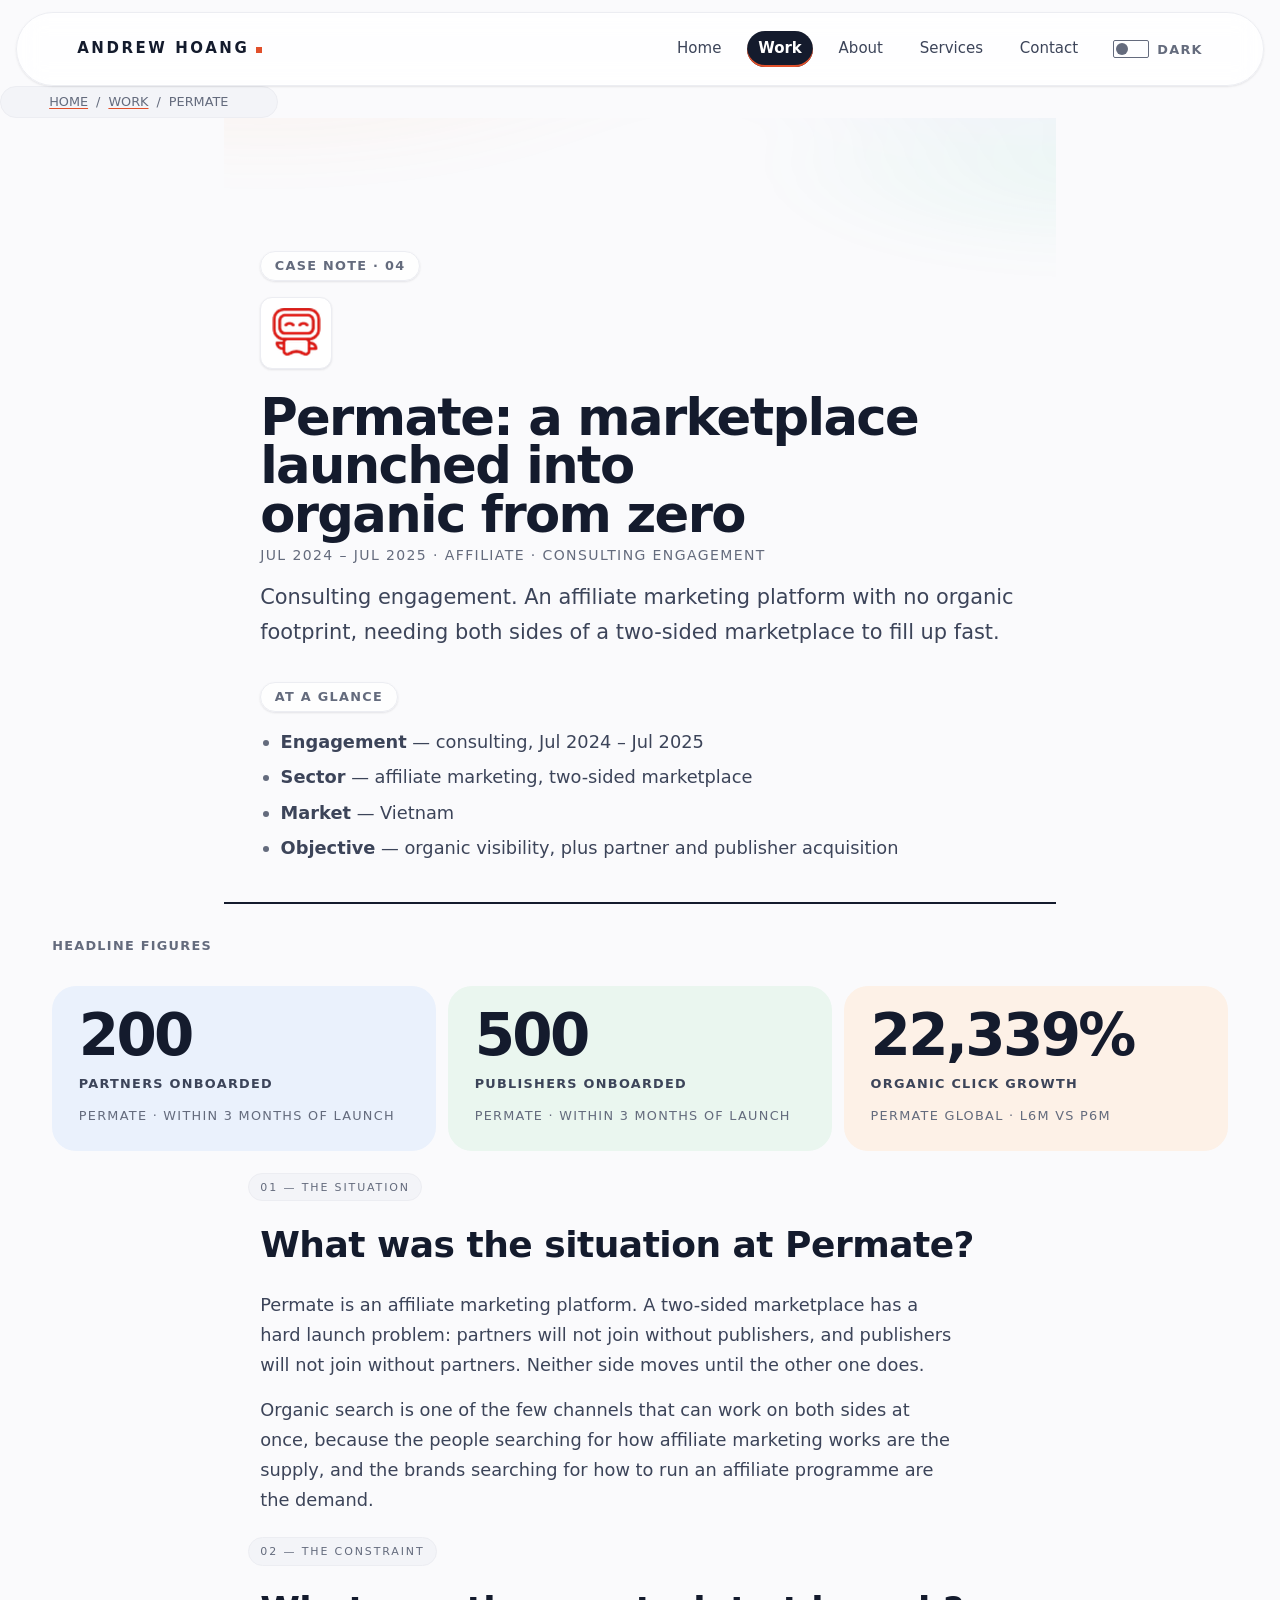
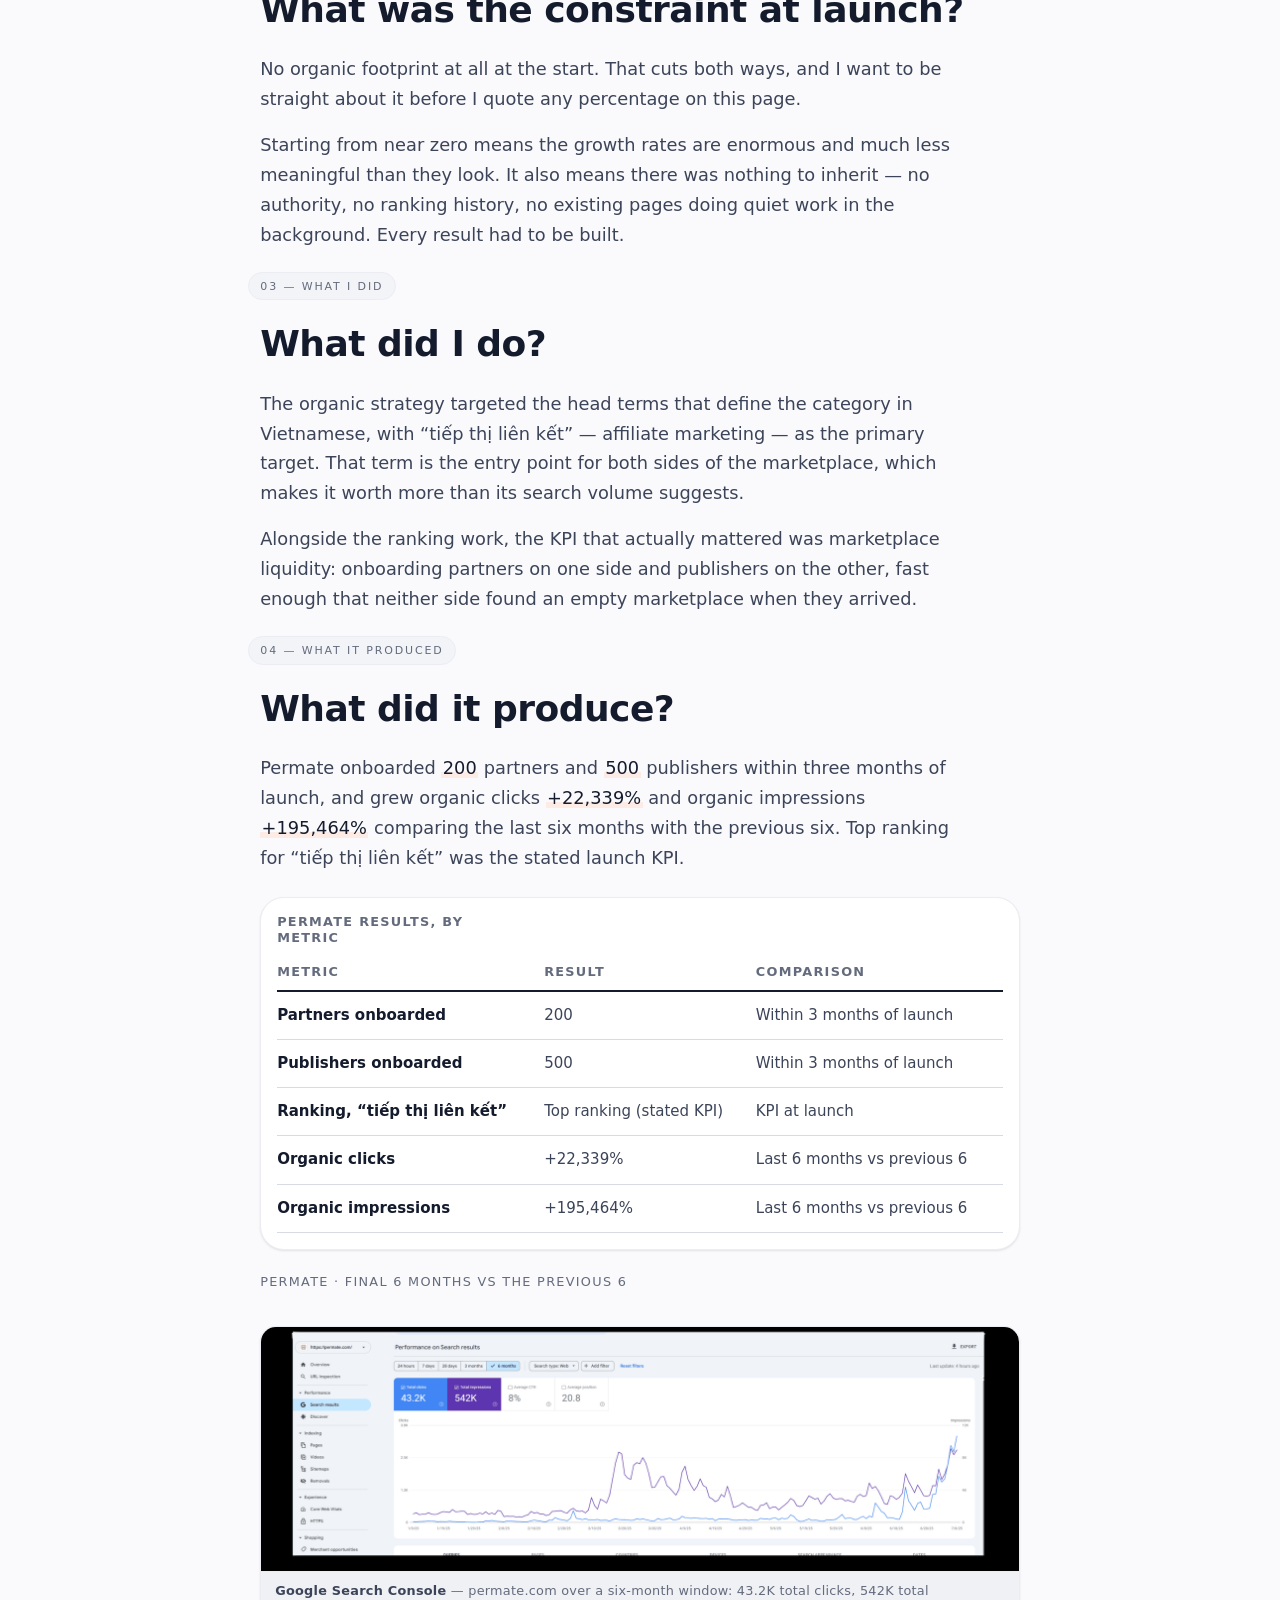
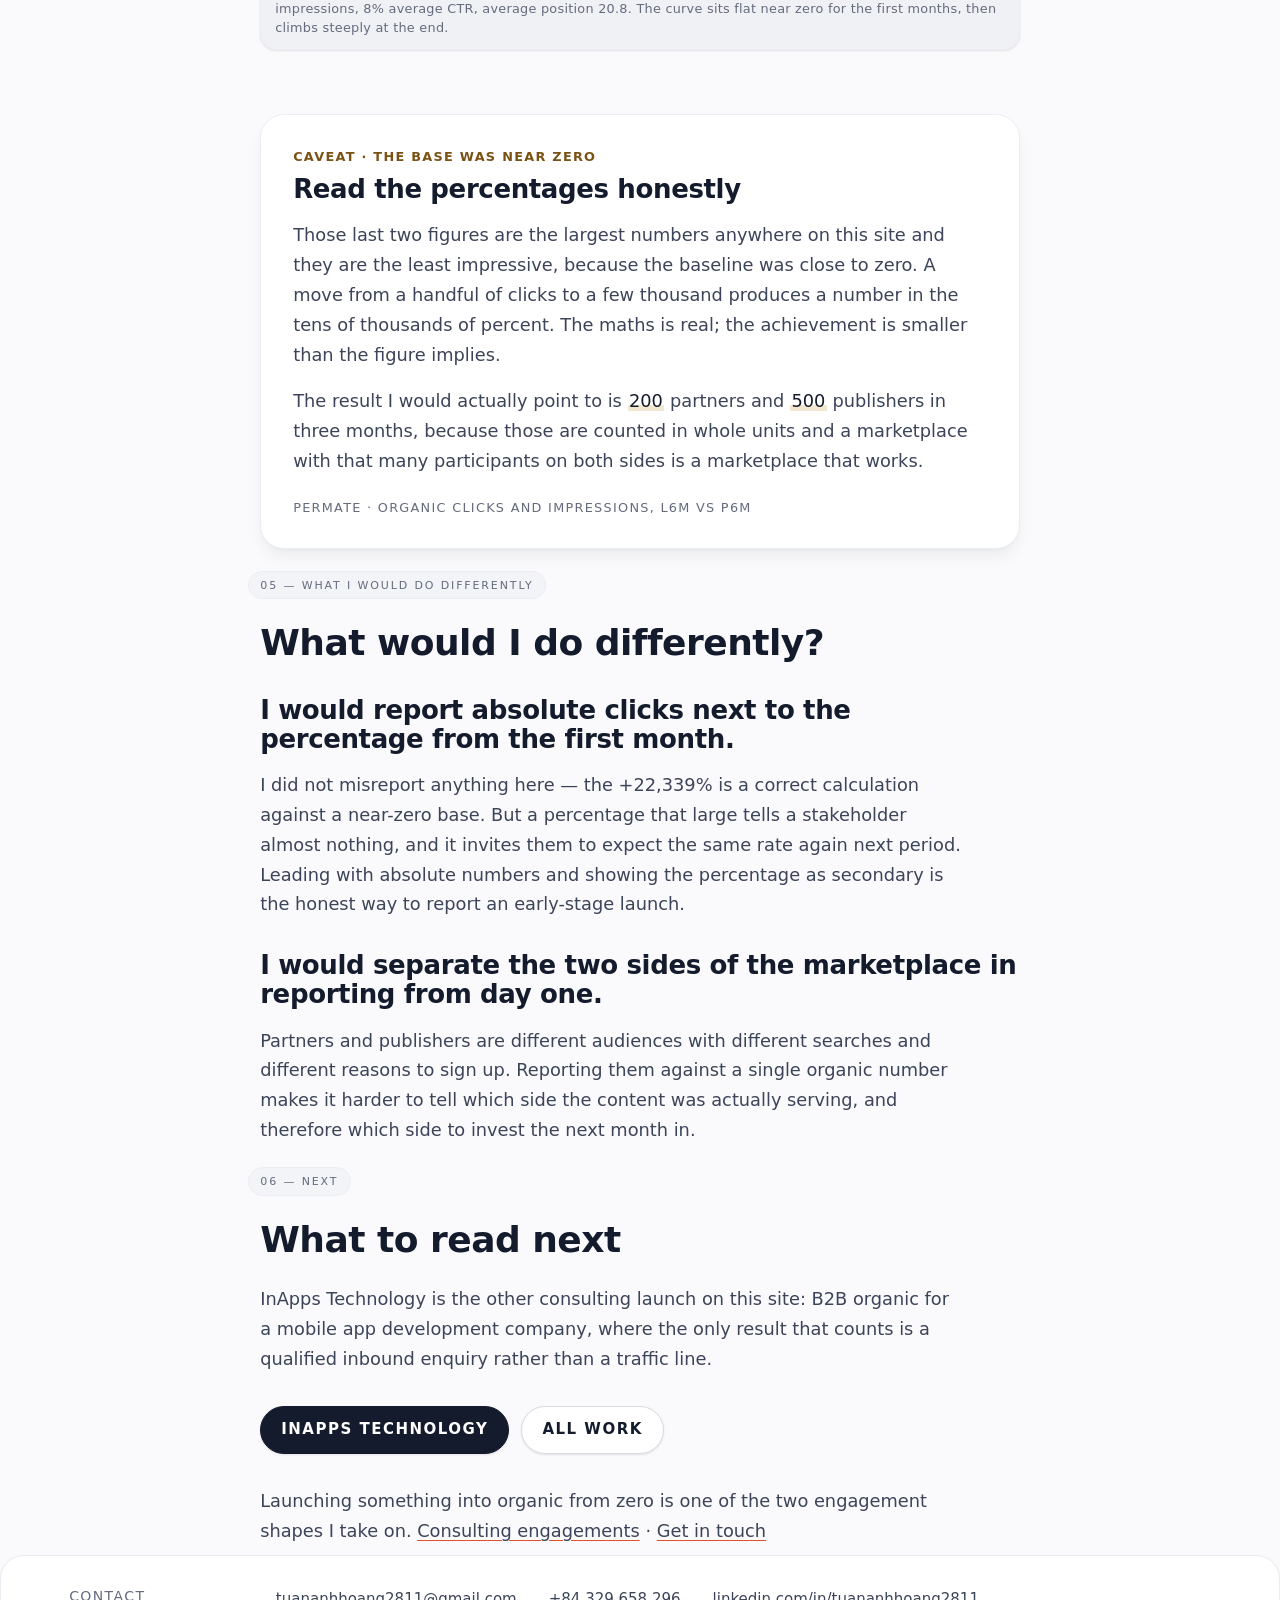
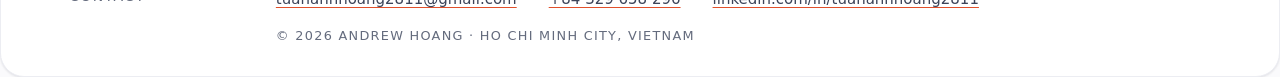
<file: work/permate.html>
<!DOCTYPE html>
<html lang="en">
<head>
<meta charset="utf-8">
<meta name="viewport" content="width=device-width, initial-scale=1">

<!-- Theme, before first paint. Tiny, and it cannot throw: localStorage
     raises in private mode, so both the read and the parse sit in try/catch.
     The `js` class is set here too so the reveal transitions never paint
     content and then hide it; without JS the class is absent and every
     .reveal rule is inert. -->
<script>try{var t=localStorage.getItem("ah-theme");if(t==="dark"||t==="light")document.documentElement.setAttribute("data-theme",t)}catch(e){}document.documentElement.classList.add("js");</script>

<title>Permate — Andrew Hoang</title>
<meta name="description" content="A marketplace launched from zero: 200 partners and 500 publishers in three months, and organic clicks up 22,339% off a near-zero base.">
<meta name="author" content="Andrew Hoang">
<!-- STAGING: site is hidden from search engines. Run ./go-live.sh to reverse. -->
<meta name="robots" content="noindex, nofollow">
<meta name="theme-color" content="#FBFAF7" media="(prefers-color-scheme: light)">
<meta name="theme-color" content="#191712" media="(prefers-color-scheme: dark)">

<link rel="canonical" href="https://REPLACE-WITH-YOUR-DOMAIN/work/permate.html">
<!-- Icons. The .ico answers /favicon.ico and Google's SERP, the SVG
     serves modern browsers at any density, the 192px PNG is the touch
     icon. Relative hrefs only: a leading "/" 404s on a project site. -->
<link rel="icon" href="../favicon.ico" sizes="48x48">
<link rel="icon" href="../icon.svg" type="image/svg+xml" sizes="any">
<link rel="apple-touch-icon" href="../icon-192.png">

<link rel="me" href="https://www.linkedin.com/in/tuananhhoang2811">

<meta property="og:type" content="article">
<meta property="og:site_name" content="Andrew Hoang">
<meta property="og:locale" content="en_US">
<meta property="og:title" content="Permate — Andrew Hoang">
<meta property="og:description" content="A marketplace launched from zero: 200 partners and 500 publishers in three months, and organic clicks up 22,339% off a near-zero base.">
<meta property="og:url" content="https://REPLACE-WITH-YOUR-DOMAIN/work/permate.html">
<meta property="og:image" content="https://REPLACE-WITH-YOUR-DOMAIN/assets/img/andrew-hoang.png">
<meta property="og:image:type" content="image/png">
<meta property="og:image:width" content="800">
<meta property="og:image:height" content="800">
<meta property="og:image:alt" content="Portrait of Andrew Hoang, SEO, AEO and GEO specialist based in Ho Chi Minh City, Vietnam.">
<meta property="article:author" content="Andrew Hoang">
<meta property="article:section" content="Case Study">
<meta property="article:published_time" content="2026-09-13T00:00:00+07:00">
<meta property="article:modified_time" content="2026-09-13T00:00:00+07:00">

<meta name="twitter:card" content="summary">
<meta name="twitter:title" content="Permate — Andrew Hoang">
<meta name="twitter:description" content="A marketplace launched from zero: 200 partners and 500 publishers in three months, and organic clicks up 22,339% off a near-zero base.">
<meta name="twitter:image" content="https://REPLACE-WITH-YOUR-DOMAIN/assets/img/andrew-hoang.png">
<meta name="twitter:image:alt" content="Portrait of Andrew Hoang, SEO, AEO and GEO specialist based in Ho Chi Minh City, Vietnam.">

<link rel="stylesheet" href="../assets/css/site.css">

<script type="application/ld+json">
{
  "@context": "https://schema.org",
  "@graph": [
    {
      "@type": "Person",
      "@id": "https://REPLACE-WITH-YOUR-DOMAIN/#person",
      "name": "Andrew Hoang",
      "alternateName": ["Hoang Tuan Anh", "Tuan Anh Hoang"],
      "givenName": "Tuan Anh",
      "familyName": "Hoang",
      "jobTitle": "Senior Manager, SEO & Organic Growth",
      "description": "Andrew Hoang is an SEO, AEO, GEO and ASO specialist based in Ho Chi Minh City, Vietnam, with nine years of experience driving organic growth for web and mobile app products.",
      "url": "https://REPLACE-WITH-YOUR-DOMAIN/",
      "mainEntityOfPage": { "@id": "https://REPLACE-WITH-YOUR-DOMAIN/#webpage" },
      "image": { "@id": "https://REPLACE-WITH-YOUR-DOMAIN/#headshot" },
      "email": "mailto:tuananhhoang2811@gmail.com",
      "telephone": "+84329658296",
      "address": {
        "@type": "PostalAddress",
        "addressLocality": "Ho Chi Minh City",
        "addressCountry": "VN"
      },
      "workLocation": {
        "@type": "Place",
        "address": {
          "@type": "PostalAddress",
          "addressLocality": "Ho Chi Minh City",
          "addressCountry": "VN"
        }
      },
      "sameAs": [
        "https://www.linkedin.com/in/tuananhhoang2811"
      ],
      "knowsAbout": [
        "Answer Engine Optimization (AEO)",
        "Generative Engine Optimization (GEO)",
        "Search Engine Optimization",
        "Technical SEO",
        "App Store Optimization (ASO)",
        "Schema and structured data",
        "RAG pipelines",
        "Vector embeddings and semantic search",
        "Query fan-out coverage",
        "Topic clustering",
        "LLM content optimization",
        "AI citation and share-of-voice tracking",
        "Core Web Vitals",
        "Keyword and SERP strategy",
        "Site migrations",
        "International and multi-market SEO",
        "Google Analytics 4",
        "Google Search Console",
        "AppsFlyer web-to-app attribution",
        "BigQuery",
        "Looker Studio",
        "Google Tag Manager",
        "Google Ads (MCC and multi-account management)",
        "Meta Ads (Advantage+ Shopping, dynamic product ads, CBO and ABO)",
        "TikTok Ads",
        "Zalo Ads",
        "Value-based bidding",
        "Budget pacing and run-rate forecasting",
        "Python",
        "SQL"
      ],
      "hasOccupation": { "@id": "https://REPLACE-WITH-YOUR-DOMAIN/#occupation" },
      "alumniOf": { "@id": "https://REPLACE-WITH-YOUR-DOMAIN/#org-hcmc-open-university" },
      "worksFor": [
        {
          "@type": "OrganizationRole",
          "roleName": "Senior Manager, SEO & Organic Growth",
          "startDate": "2026-03",
          "worksFor": { "@id": "https://REPLACE-WITH-YOUR-DOMAIN/#org-elsa-speak" }
        },
        {
          "@type": "OrganizationRole",
          "roleName": "SEO Lead & Email Marketing Specialist",
          "startDate": "2025-09",
          "worksFor": { "@id": "https://REPLACE-WITH-YOUR-DOMAIN/#org-lumetest" }
        },
        {
          "@type": "OrganizationRole",
          "roleName": "SEO Consultant",
          "startDate": "2026-08",
          "worksFor": { "@type": "Organization", "name": "Concentrix" }
        }
      ],
      "hasCredential": [
        {
          "@type": "EducationalOccupationalCredential",
          "name": "Technical SEO & SEO Manager",
          "credentialCategory": "certificate",
          "recognizedBy": { "@type": "Organization", "name": "Blue Array" }
        },
        {
          "@type": "EducationalOccupationalCredential",
          "name": "Google Ads Search",
          "credentialCategory": "certificate",
          "recognizedBy": { "@type": "Organization", "name": "Google" }
        },
        {
          "@type": "EducationalOccupationalCredential",
          "name": "Digital Marketing",
          "credentialCategory": "certificate",
          "recognizedBy": { "@type": "Organization", "name": "HubSpot" }
        },
        {
          "@type": "EducationalOccupationalCredential",
          "name": "Data Analysis Masterclass",
          "credentialCategory": "certificate",
          "recognizedBy": { "@type": "Organization", "name": "Udemy" }
        },
        {
          "@type": "EducationalOccupationalCredential",
          "name": "Data Science",
          "credentialCategory": "certificate",
          "recognizedBy": { "@type": "Organization", "name": "DataCamp" }
        }
      ]
    },
    {
      "@type": "Occupation",
      "@id": "https://REPLACE-WITH-YOUR-DOMAIN/#occupation",
      "name": "SEO, AEO and GEO Specialist",
      "occupationalCategory": {
        "@type": "CategoryCode",
        "codeValue": "13-1161.01",
        "name": "Search Marketing Strategists",
        "inCodeSet": {
          "@type": "CategoryCodeSet",
          "name": "O*NET-SOC",
          "url": "https://www.onetonline.org/"
        }
      },
      "skills": "Technical SEO, Answer Engine Optimization, Generative Engine Optimization, App Store Optimization, schema and structured data, RAG pipelines, vector embeddings, GA4, Google Search Console, AppsFlyer, BigQuery, Google Ads, Meta Ads, TikTok Ads, Zalo Ads, value-based bidding, budget pacing and forecasting, Python, SQL",
      "responsibilities": "Owning SEO, AEO and ASO strategy across multiple markets with app installs and organic revenue as core KPIs."
    },
    {
      "@type": "ImageObject",
      "@id": "https://REPLACE-WITH-YOUR-DOMAIN/#headshot",
      "url": "https://REPLACE-WITH-YOUR-DOMAIN/assets/img/andrew-hoang.png",
      "contentUrl": "https://REPLACE-WITH-YOUR-DOMAIN/assets/img/andrew-hoang.png",
      "width": 800,
      "height": 800,
      "caption": "Andrew Hoang, SEO, AEO and GEO specialist based in Ho Chi Minh City, Vietnam"
    },
    {
      "@type": "WebSite",
      "@id": "https://REPLACE-WITH-YOUR-DOMAIN/#website",
      "url": "https://REPLACE-WITH-YOUR-DOMAIN/",
      "name": "Andrew Hoang",
      "alternateName": "Andrew Hoang — SEO, AEO & GEO",
      "description": "Portfolio, case studies and resume of Andrew Hoang, an SEO, AEO, GEO and ASO specialist in Ho Chi Minh City, Vietnam.",
      "inLanguage": "en",
      "publisher": { "@id": "https://REPLACE-WITH-YOUR-DOMAIN/#person" },
      "author": { "@id": "https://REPLACE-WITH-YOUR-DOMAIN/#person" },
      "copyrightHolder": { "@id": "https://REPLACE-WITH-YOUR-DOMAIN/#person" },
      "copyrightYear": 2026
    },
    {
      "@type": "Organization",
      "@id": "https://REPLACE-WITH-YOUR-DOMAIN/#org-elsa-speak",
      "name": "ELSA Speak"
    },
    {
      "@type": "Organization",
      "@id": "https://REPLACE-WITH-YOUR-DOMAIN/#org-uppercut",
      "name": "Uppercut Digital",
      "address": { "@type": "PostalAddress", "addressCountry": "AU" }
    },
    {
      "@type": "Organization",
      "@id": "https://REPLACE-WITH-YOUR-DOMAIN/#org-lumetest",
      "name": "LUMEtest",
      "alternateName": "Lume"
    },
    {
      "@type": "Organization",
      "@id": "https://REPLACE-WITH-YOUR-DOMAIN/#org-pte-magic",
      "name": "PTE Magic"
    },
    {
      "@type": "Organization",
      "@id": "https://REPLACE-WITH-YOUR-DOMAIN/#org-mindful-organization",
      "name": "Mindful Organization"
    },
    {
      "@type": "Organization",
      "@id": "https://REPLACE-WITH-YOUR-DOMAIN/#org-phibious",
      "name": "Phibious"
    },
    {
      "@type": "Organization",
      "@id": "https://REPLACE-WITH-YOUR-DOMAIN/#org-hellobacsi",
      "name": "Hello Health Group",
      "alternateName": "Hellobacsi",
      "url": "https://hellobacsi.com/"
    },
    {
      "@type": "CollegeOrUniversity",
      "@id": "https://REPLACE-WITH-YOUR-DOMAIN/#org-hcmc-open-university",
      "name": "Ho Chi Minh City Open University"
    },
    {
      "@type": "WebPage",
      "@id": "https://REPLACE-WITH-YOUR-DOMAIN/work/permate.html#webpage",
      "url": "https://REPLACE-WITH-YOUR-DOMAIN/work/permate.html",
      "name": "Permate — Andrew Hoang",
      "description": "A marketplace launched from zero: 200 partners and 500 publishers in three months, and organic clicks up 22,339% off a near-zero base.",
      "isPartOf": { "@id": "https://REPLACE-WITH-YOUR-DOMAIN/#website" },
      "primaryImageOfPage": { "@id": "https://REPLACE-WITH-YOUR-DOMAIN/#headshot" },
      "breadcrumb": { "@id": "https://REPLACE-WITH-YOUR-DOMAIN/work/permate.html#breadcrumb" },
      "inLanguage": "en",
      "datePublished": "2026-09-13",
      "dateModified": "2026-10-28"
    },
    {
      "@type": "Article",
      "@id": "https://REPLACE-WITH-YOUR-DOMAIN/work/permate.html#article",
      "isPartOf": { "@id": "https://REPLACE-WITH-YOUR-DOMAIN/work/permate.html#webpage" },
      "mainEntityOfPage": { "@id": "https://REPLACE-WITH-YOUR-DOMAIN/work/permate.html#webpage" },
      "headline": "Permate: a marketplace launched into organic from zero",
      "description": "How Andrew Hoang launched Permate, a two-sided affiliate marketplace, into organic search from no footprint at all: 200 partners and 500 publishers onboarded within three months, with top ranking for \"tiếp thị liên kết\" as the stated launch KPI, and organic clicks up 22,339% and impressions up 195,464% comparing the last six months with the previous six.",
      "articleSection": "Case Study",
      "keywords": "affiliate marketing, two-sided marketplace, marketplace liquidity, Vietnam SEO, organic launch from zero, tiếp thị liên kết, Permate Global",
      "author": { "@id": "https://REPLACE-WITH-YOUR-DOMAIN/#person" },
      "publisher": { "@id": "https://REPLACE-WITH-YOUR-DOMAIN/#person" },
      "creator": { "@id": "https://REPLACE-WITH-YOUR-DOMAIN/#person" },
      "about": { "@type": "Organization", "name": "Permate Global", "alternateName": "Permate" },
      "mentions": [
        {
          "@type": "Organization",
          "name": "Permate Global",
          "alternateName": "Permate"
        }
      ],
      "image": { "@id": "https://REPLACE-WITH-YOUR-DOMAIN/#headshot" },
      "inLanguage": "en",
      "datePublished": "2026-09-13",
      "dateModified": "2026-10-28"
    },
    {
      "@type": "BreadcrumbList",
      "@id": "https://REPLACE-WITH-YOUR-DOMAIN/work/permate.html#breadcrumb",
      "itemListElement": [
        { "@type": "ListItem", "position": 1, "name": "Home", "item": "https://REPLACE-WITH-YOUR-DOMAIN/" },
        { "@type": "ListItem", "position": 2, "name": "Work", "item": "https://REPLACE-WITH-YOUR-DOMAIN/work/index.html" },
        { "@type": "ListItem", "position": 3, "name": "Permate" }
      ]
    }
  ]
}
</script>
</head>
<body>

<a class="c-skip" href="#main">Skip to main content</a>

<!-- ============================================================
     SITE HEADER — folio strip + masthead. Replicated verbatim on
     every page; only aria-current and the ../ depth change.
     Not sticky, by design. The nav wraps; there is no hamburger.
     ============================================================ -->
<header class="c-head">
  <div class="shell">
    <p class="c-head__folio">
      <span>Ho Chi Minh City, Vietnam · UTC+7</span>
      <span>SEO · AEO / GEO · ASO</span>
    </p>
    <div class="c-head__bar">
      <a class="c-head__mark" href="../index.html">Andrew Hoang</a>
      <nav class="c-nav" aria-label="Primary">
        <ul class="c-nav__list">
          <li><a href="../index.html">Home</a></li>
          <li><a href="index.html" aria-current="page">Work</a></li>
          <li><a href="../about.html">About</a></li>
          <li><a href="../services.html">Services</a></li>
          <li><a href="../contact.html">Contact</a></li>
        </ul>
      </nav>
      <button class="c-theme" type="button" aria-pressed="false" aria-label="Switch to dark theme">
        <span class="c-theme__track" aria-hidden="true"><span class="c-theme__knob"></span></span>
        <span class="c-theme__text" aria-hidden="true">Dark</span>
      </button>
    </div>
  </div>
</header>

<main id="main" tabindex="-1">

  <!-- ==========================================================
       BREADCRUMB  ·  matches the BreadcrumbList JSON-LD exactly
       ========================================================== -->
  <nav class="c-crumbs" aria-label="Breadcrumb">
    <div class="shell shell--narrow">
      <ol>
        <li><a href="../index.html">Home</a></li>
        <li><a href="index.html">Work</a></li>
        <li>Permate</li>
      </ol>
    </div>
  </nav>

  <!-- ==========================================================
       CASE HERO  ·  the only h1 on the page
       ========================================================== -->
  <header class="c-case-hero shell shell--narrow">
    <p class="label">Case note · 04</p>
    <div class="c-markrow">
      <span class="c-mark c-mark--lg c-mark--img" aria-hidden="true"><img src="../assets/img/clients/permate.png" width="160" height="160" alt="" loading="lazy" decoding="async"></span>
      <h1 id="case-h">Permate: a marketplace launched into organic from zero</h1>
    </div>
    <p class="dateline">Jul 2024 – Jul 2025 · Affiliate · Consulting engagement</p>
    <p class="dek">Consulting engagement. An affiliate marketing platform with no organic footprint, needing both sides of a two-sided marketplace to fill up fast.</p>

    <p class="label u-mt-lg">At a glance</p>
    <ul class="c-ledger__bullets">
      <li><b>Engagement</b> — consulting, Jul 2024 – Jul 2025</li>
      <li><b>Sector</b> — affiliate marketing, two-sided marketplace</li>
      <li><b>Market</b> — Vietnam</li>
      <li><b>Objective</b> — organic visibility, plus partner and publisher acquisition</li>
    </ul>
  </header>

  <!-- ==========================================================
       HEADLINE FIGURES  ·  three cells, full shell so the 128px
       figures keep their air. Every cell carries a source line.
       ========================================================== -->
  <section class="section" aria-labelledby="figures-h">
    <div class="shell">
      <h2 class="label" id="figures-h">Headline figures</h2>
      <ul class="c-metrics">
        <li class="c-metric reveal" style="--i:0">
          <p class="figure">200</p>
          <p class="label">Partners onboarded</p>
          <p class="source">Permate · within 3 months of launch</p>
        </li>
        <li class="c-metric reveal" style="--i:1">
          <p class="figure">500</p>
          <p class="label">Publishers onboarded</p>
          <p class="source">Permate · within 3 months of launch</p>
        </li>
        <li class="c-metric reveal" style="--i:2">
          <p class="figure figure--xlong">22,339%</p>
          <p class="label">Organic click growth</p>
          <p class="source">Permate Global · L6M vs P6M</p>
        </li>
      </ul>
    </div>
  </section>

  <!-- ==========================================================
       01 — THE SITUATION
       ========================================================== -->
  <section class="section" id="situation" aria-labelledby="situation-h">
    <div class="shell shell--narrow">
      <div class="section__open">
      <div class="section__rule"></div>
      <p class="section__folio">01 — The situation</p>
      <h2 id="situation-h" class="section__head">What was the situation at Permate?</h2>
      </div>

      <div class="prose u-mt-md">
        <p>Permate is an affiliate marketing platform. A two-sided marketplace has a hard launch problem: partners will not join without publishers, and publishers will not join without partners. Neither side moves until the other one does.</p>
        <p>Organic search is one of the few channels that can work on both sides at once, because the people searching for how affiliate marketing works are the supply, and the brands searching for how to run an affiliate programme are the demand.</p>
      </div>
    </div>
  </section>

  <!-- ==========================================================
       02 — THE CONSTRAINT
       ========================================================== -->
  <section class="section" id="constraint" aria-labelledby="constraint-h">
    <div class="shell shell--narrow">
      <div class="section__open">
      <div class="section__rule"></div>
      <p class="section__folio">02 — The constraint</p>
      <h2 id="constraint-h" class="section__head">What was the constraint at launch?</h2>
      </div>

      <div class="prose u-mt-md">
        <p>No organic footprint at all at the start. That cuts both ways, and I want to be straight about it before I quote any percentage on this page.</p>
        <p>Starting from near zero means the growth rates are enormous and much less meaningful than they look. It also means there was nothing to inherit — no authority, no ranking history, no existing pages doing quiet work in the background. Every result had to be built.</p>
      </div>
    </div>
  </section>

  <!-- ==========================================================
       03 — WHAT I DID
       ========================================================== -->
  <section class="section" id="method" aria-labelledby="method-h">
    <div class="shell shell--narrow">
      <div class="section__open">
      <div class="section__rule"></div>
      <p class="section__folio">03 — What I did</p>
      <h2 id="method-h" class="section__head">What did I do?</h2>
      </div>

      <div class="prose u-mt-md">
        <p>The organic strategy targeted the head terms that define the category in Vietnamese, with <span lang="vi">&ldquo;tiếp thị liên kết&rdquo;</span> — affiliate marketing — as the primary target. That term is the entry point for both sides of the marketplace, which makes it worth more than its search volume suggests.</p>
        <p>Alongside the ranking work, the KPI that actually mattered was marketplace liquidity: onboarding partners on one side and publishers on the other, fast enough that neither side found an empty marketplace when they arrived.</p>
      </div>
    </div>
  </section>

  <!-- ==========================================================
       04 — WHAT IT PRODUCED  ·  the measured result, in a real
       table, plus the --signal-fix caveat block. That caveat is
       the only umber block on this page.
       ========================================================== -->
  <section class="section" id="result" aria-labelledby="result-h">
    <div class="shell shell--narrow">
      <div class="section__open">
      <div class="section__rule"></div>
      <p class="section__folio">04 — What it produced</p>
      <h2 id="result-h" class="section__head">What did it produce?</h2>
      </div>

      <p class="prose u-mt-md">Permate onboarded <b class="fig">200</b> partners and <b class="fig">500</b> publishers within three months of launch, and grew organic clicks <b class="fig">+22,339%</b> and organic impressions <b class="fig">+195,464%</b> comparing the last six months with the previous six. Top ranking for <span lang="vi">&ldquo;tiếp thị liên kết&rdquo;</span> was the stated launch KPI.</p>

      <!-- Same markup at every width; below 48rem it reflows to stacked
           records. The explicit ARIA roles are what keep it a table in
           the a11y tree once display changes. -->
      <div class="c-table-wrap" tabindex="0" role="region" aria-labelledby="result-cap">
        <table class="c-table" role="table" aria-labelledby="result-cap">
          <caption id="result-cap" class="label">Permate results, by metric</caption>
          <thead role="rowgroup">
            <tr role="row">
              <th role="columnheader" scope="col">Metric</th>
              <th role="columnheader" scope="col">Result</th>
              <th role="columnheader" scope="col">Comparison</th>
            </tr>
          </thead>
          <tbody role="rowgroup">
            <tr role="row">
              <th role="rowheader" scope="row">Partners onboarded</th>
              <td role="cell"><span class="c-table__lab" aria-hidden="true">Result</span><span class="c-table__val">200</span></td>
              <td role="cell"><span class="c-table__lab" aria-hidden="true">Comparison</span><span class="c-table__val">Within 3 months of launch</span></td>
            </tr>
            <tr role="row">
              <th role="rowheader" scope="row">Publishers onboarded</th>
              <td role="cell"><span class="c-table__lab" aria-hidden="true">Result</span><span class="c-table__val">500</span></td>
              <td role="cell"><span class="c-table__lab" aria-hidden="true">Comparison</span><span class="c-table__val">Within 3 months of launch</span></td>
            </tr>
            <tr role="row">
              <th role="rowheader" scope="row">Ranking, <span lang="vi">&ldquo;tiếp thị liên kết&rdquo;</span></th>
              <td role="cell"><span class="c-table__lab" aria-hidden="true">Result</span><span class="c-table__val">Top ranking (stated KPI)</span></td>
              <td role="cell"><span class="c-table__lab" aria-hidden="true">Comparison</span><span class="c-table__val">KPI at launch</span></td>
            </tr>
            <tr role="row">
              <th role="rowheader" scope="row">Organic clicks</th>
              <td role="cell"><span class="c-table__lab" aria-hidden="true">Result</span><span class="c-table__val">+22,339%</span></td>
              <td role="cell"><span class="c-table__lab" aria-hidden="true">Comparison</span><span class="c-table__val">Last 6 months vs previous 6</span></td>
            </tr>
            <tr role="row">
              <th role="rowheader" scope="row">Organic impressions</th>
              <td role="cell"><span class="c-table__lab" aria-hidden="true">Result</span><span class="c-table__val">+195,464%</span></td>
              <td role="cell"><span class="c-table__lab" aria-hidden="true">Comparison</span><span class="c-table__val">Last 6 months vs previous 6</span></td>
            </tr>
          </tbody>
        </table>
      </div>
      <p class="source u-mt-md">Permate · final 6 months vs the previous 6</p>

      <!-- The evidence for the two percentage rows above: the same
           six-month window, in absolute clicks and impressions. The
           shape of the curve is also what the caveat below is about. -->
      <figure class="c-shot">
        <img src="../assets/img/work/permate-gsc-performance.png"
             width="1530" height="492" loading="lazy" decoding="async"
             alt="Google Search Console performance report for the permate.com property across a six-month window, showing 43.2K total clicks, 542K total impressions, 8% average CTR and 20.8 average position, with the clicks and impressions curve flat near zero through the first months and climbing steeply at the end.">
        <figcaption class="c-shot__cap"><b>Google Search Console</b> — permate.com over a six-month window: 43.2K total clicks, 542K total impressions, 8% average CTR, average position 20.8. The curve sits flat near zero for the first months, then climbs steeply at the end.</figcaption>
      </figure>

      <!-- The one --signal-fix block on this page. A caveat is a
           different KIND of claim, so it is marked as one. -->
      <aside class="c-fix u-mt-2xl" aria-labelledby="honest-h">
        <p class="c-fix__kicker">Caveat · the base was near zero</p>
        <h3 class="c-fix__h" id="honest-h">Read the percentages honestly</h3>
        <div class="prose">
          <p>Those last two figures are the largest numbers anywhere on this site and they are the least impressive, because the baseline was close to zero. A move from a handful of clicks to a few thousand produces a number in the tens of thousands of percent. The maths is real; the achievement is smaller than the figure implies.</p>
          <p>The result I would actually point to is <b class="fig">200</b> partners and <b class="fig">500</b> publishers in three months, because those are counted in whole units and a marketplace with that many participants on both sides is a marketplace that works.</p>
        </div>
        <p class="source">Permate · organic clicks and impressions, L6M vs P6M</p>
      </aside>
    </div>
  </section>

  <!-- ==========================================================
       05 — WHAT I WOULD DO DIFFERENTLY
       ========================================================== -->
  <section class="section" id="differently" aria-labelledby="differently-h">
    <div class="shell shell--narrow">
      <div class="section__open">
      <div class="section__rule"></div>
      <p class="section__folio">05 — What I would do differently</p>
      <h2 id="differently-h" class="section__head">What would I do differently?</h2>
      </div>

      <h3 class="u-mt-lg">I would report absolute clicks next to the percentage from the first month.</h3>
      <p class="prose u-mt-sm">I did not misreport anything here — the +22,339% is a correct calculation against a near-zero base. But a percentage that large tells a stakeholder almost nothing, and it invites them to expect the same rate again next period. Leading with absolute numbers and showing the percentage as secondary is the honest way to report an early-stage launch.</p>

      <h3 class="u-mt-lg">I would separate the two sides of the marketplace in reporting from day one.</h3>
      <p class="prose u-mt-sm">Partners and publishers are different audiences with different searches and different reasons to sign up. Reporting them against a single organic number makes it harder to tell which side the content was actually serving, and therefore which side to invest the next month in.</p>
    </div>
  </section>

  <!-- ==========================================================
       06 — NEXT
       ========================================================== -->
  <section class="section" id="next" aria-labelledby="next-h">
    <div class="shell shell--narrow">
      <div class="section__open">
      <div class="section__rule"></div>
      <p class="section__folio">06 — Next</p>
      <h2 id="next-h" class="section__head">What to read next</h2>
      </div>

      <p class="prose u-mt-md">InApps Technology is the other consulting launch on this site: B2B organic for a mobile app development company, where the only result that counts is a qualified inbound enquiry rather than a traffic line.</p>

      <p class="c-actions u-mt-lg">
        <a class="c-btn c-btn--primary" href="inapps-technology.html">InApps Technology</a>
        <a class="c-btn c-btn--secondary" href="index.html">All work</a>
      </p>

      <p class="prose u-mt-lg">Launching something into organic from zero is one of the two engagement shapes I take on. <a href="../services.html">Consulting engagements</a> · <a href="../contact.html">Get in touch</a></p>
    </div>
  </section>

</main>

<!-- ============================================================
     COLOPHON — credentials merged in. Year and dateline are
     hard-coded; never generated with JavaScript.
     ============================================================ -->
<footer class="c-colophon">
  <div class="shell row">
    <p class="row__rail">Contact</p>
    <div>
      <ul class="c-colophon__links">
        <li><a href="mailto:tuananhhoang2811@gmail.com">tuananhhoang2811@gmail.com</a></li>
        <li><a href="tel:+84329658296">+84 329 658 296</a></li>
        <li><a href="https://www.linkedin.com/in/tuananhhoang2811" rel="noopener">linkedin.com/in/tuananhhoang2811</a></li>
      </ul>
      <p class="source">&copy; 2026 Andrew Hoang &middot; Ho Chi Minh City, Vietnam</p>
    </div>
  </div>
</footer>

<script src="../assets/js/site.js" defer></script>
</body>
</html>
</file>
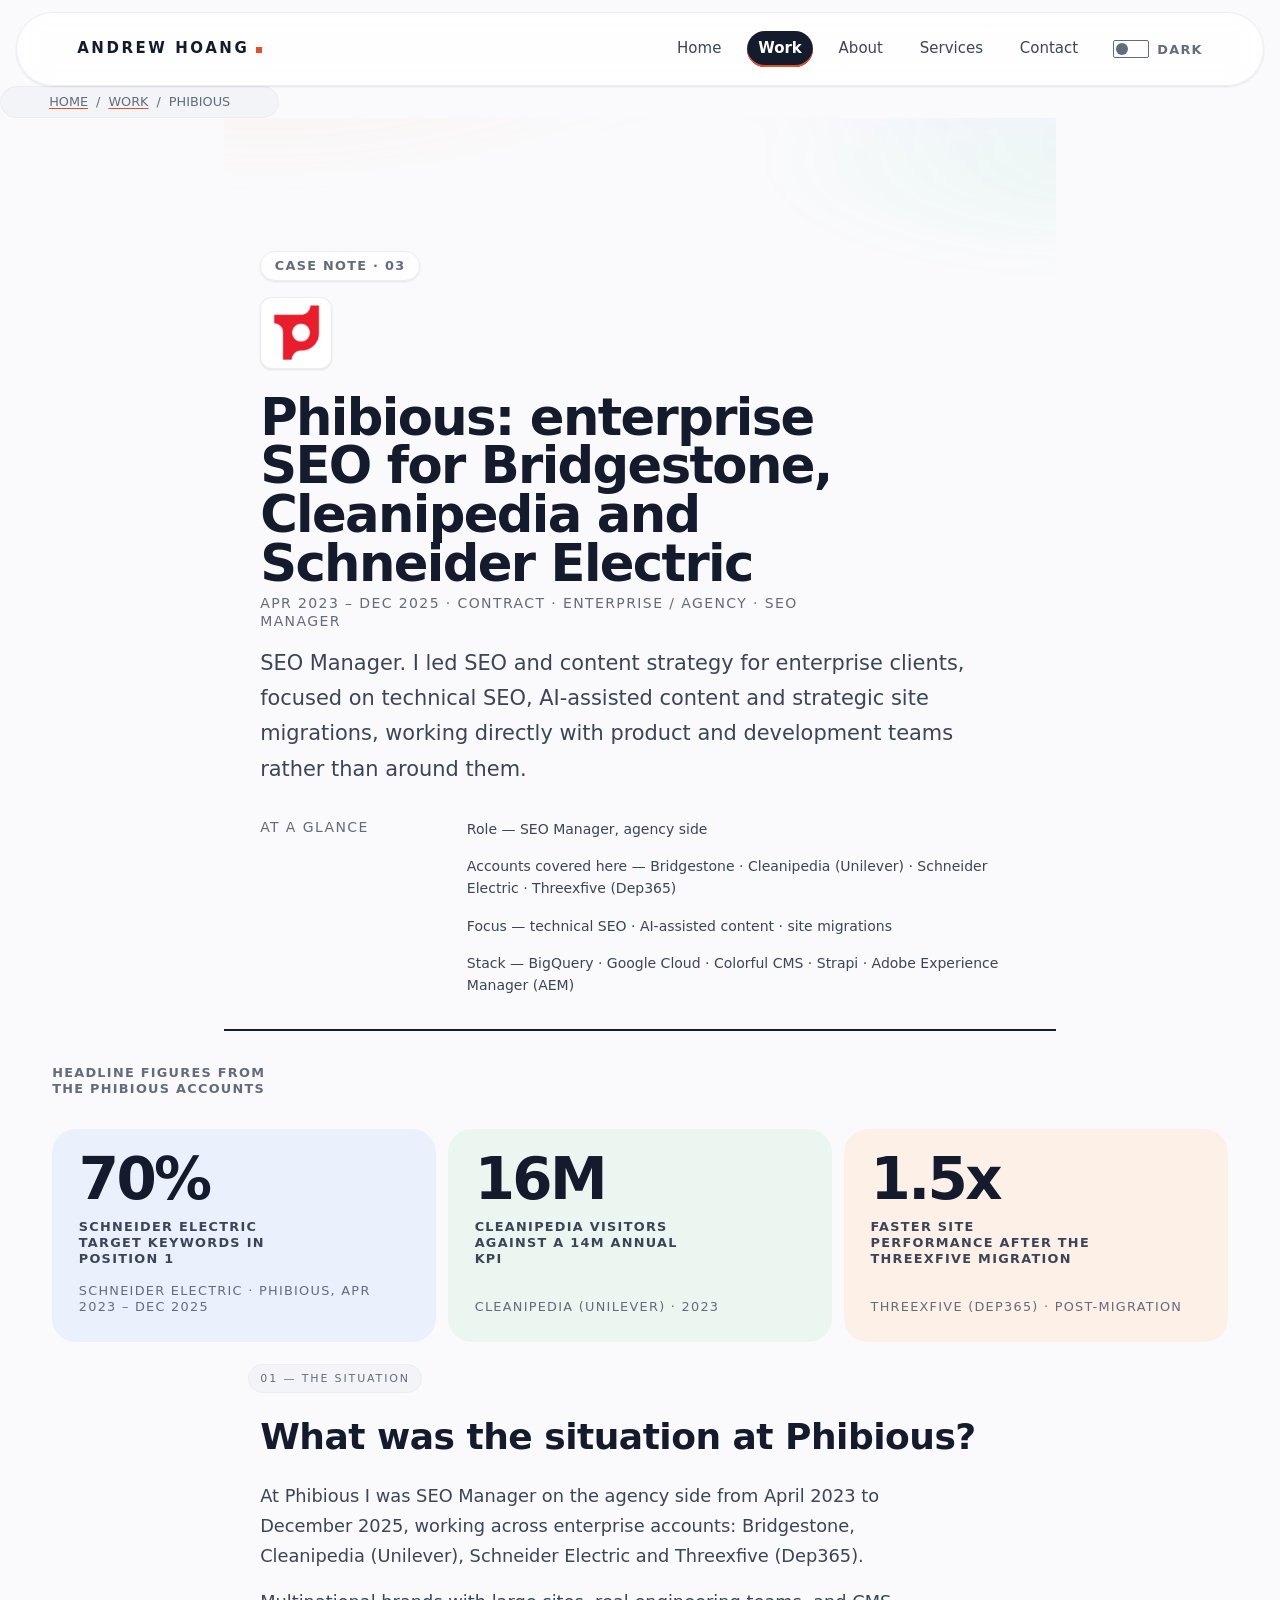
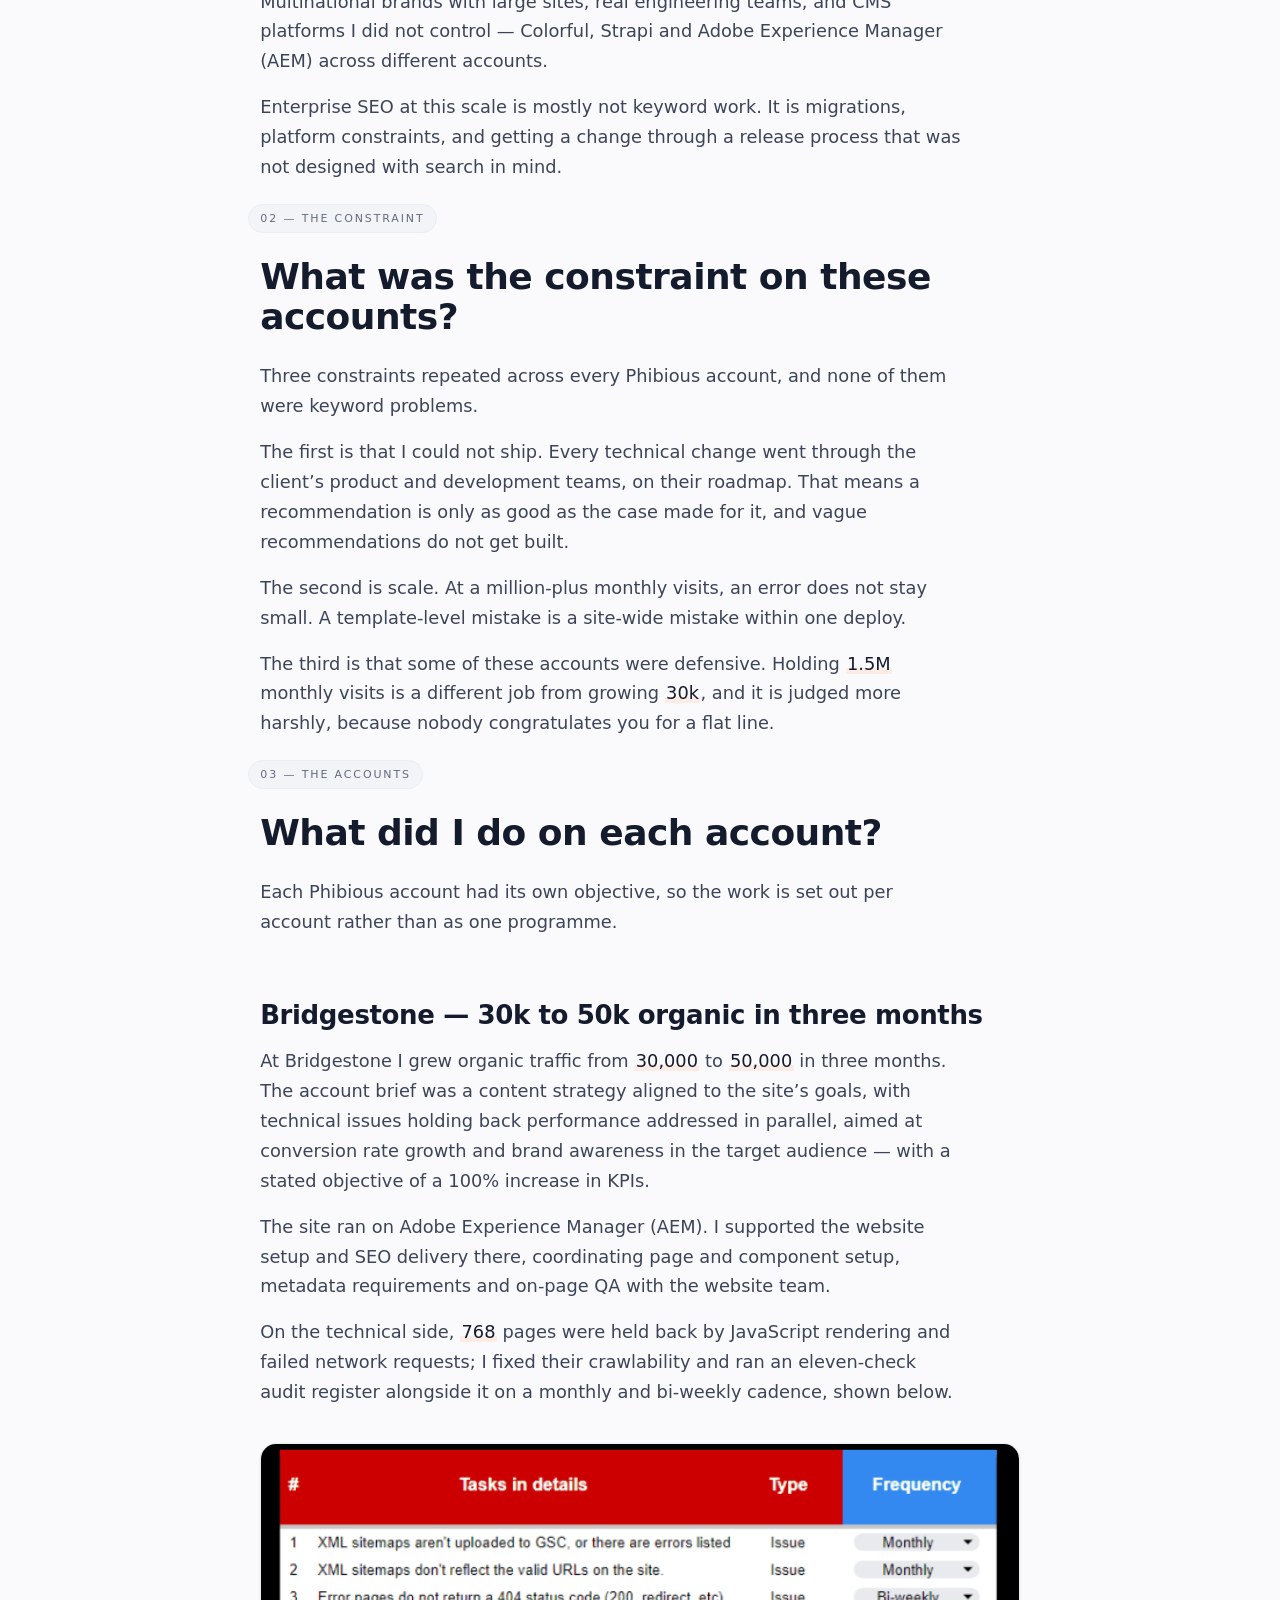
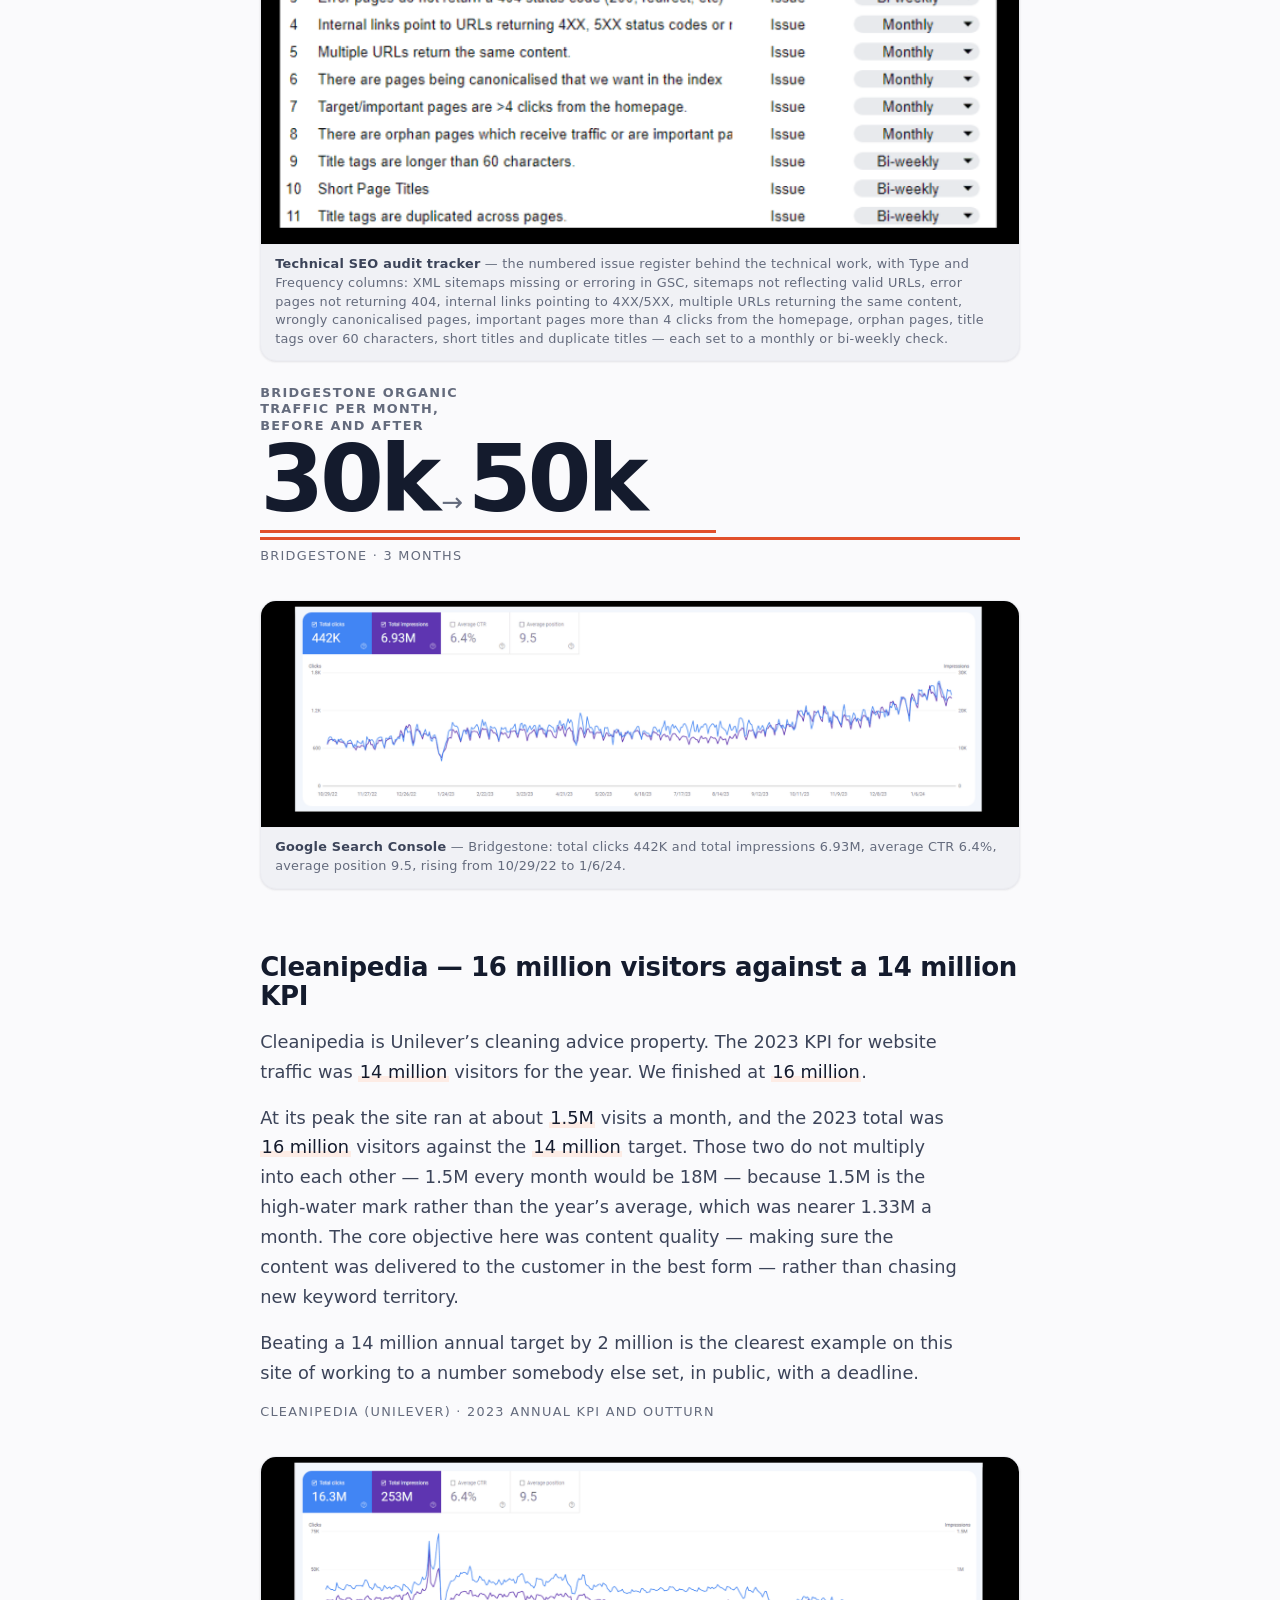
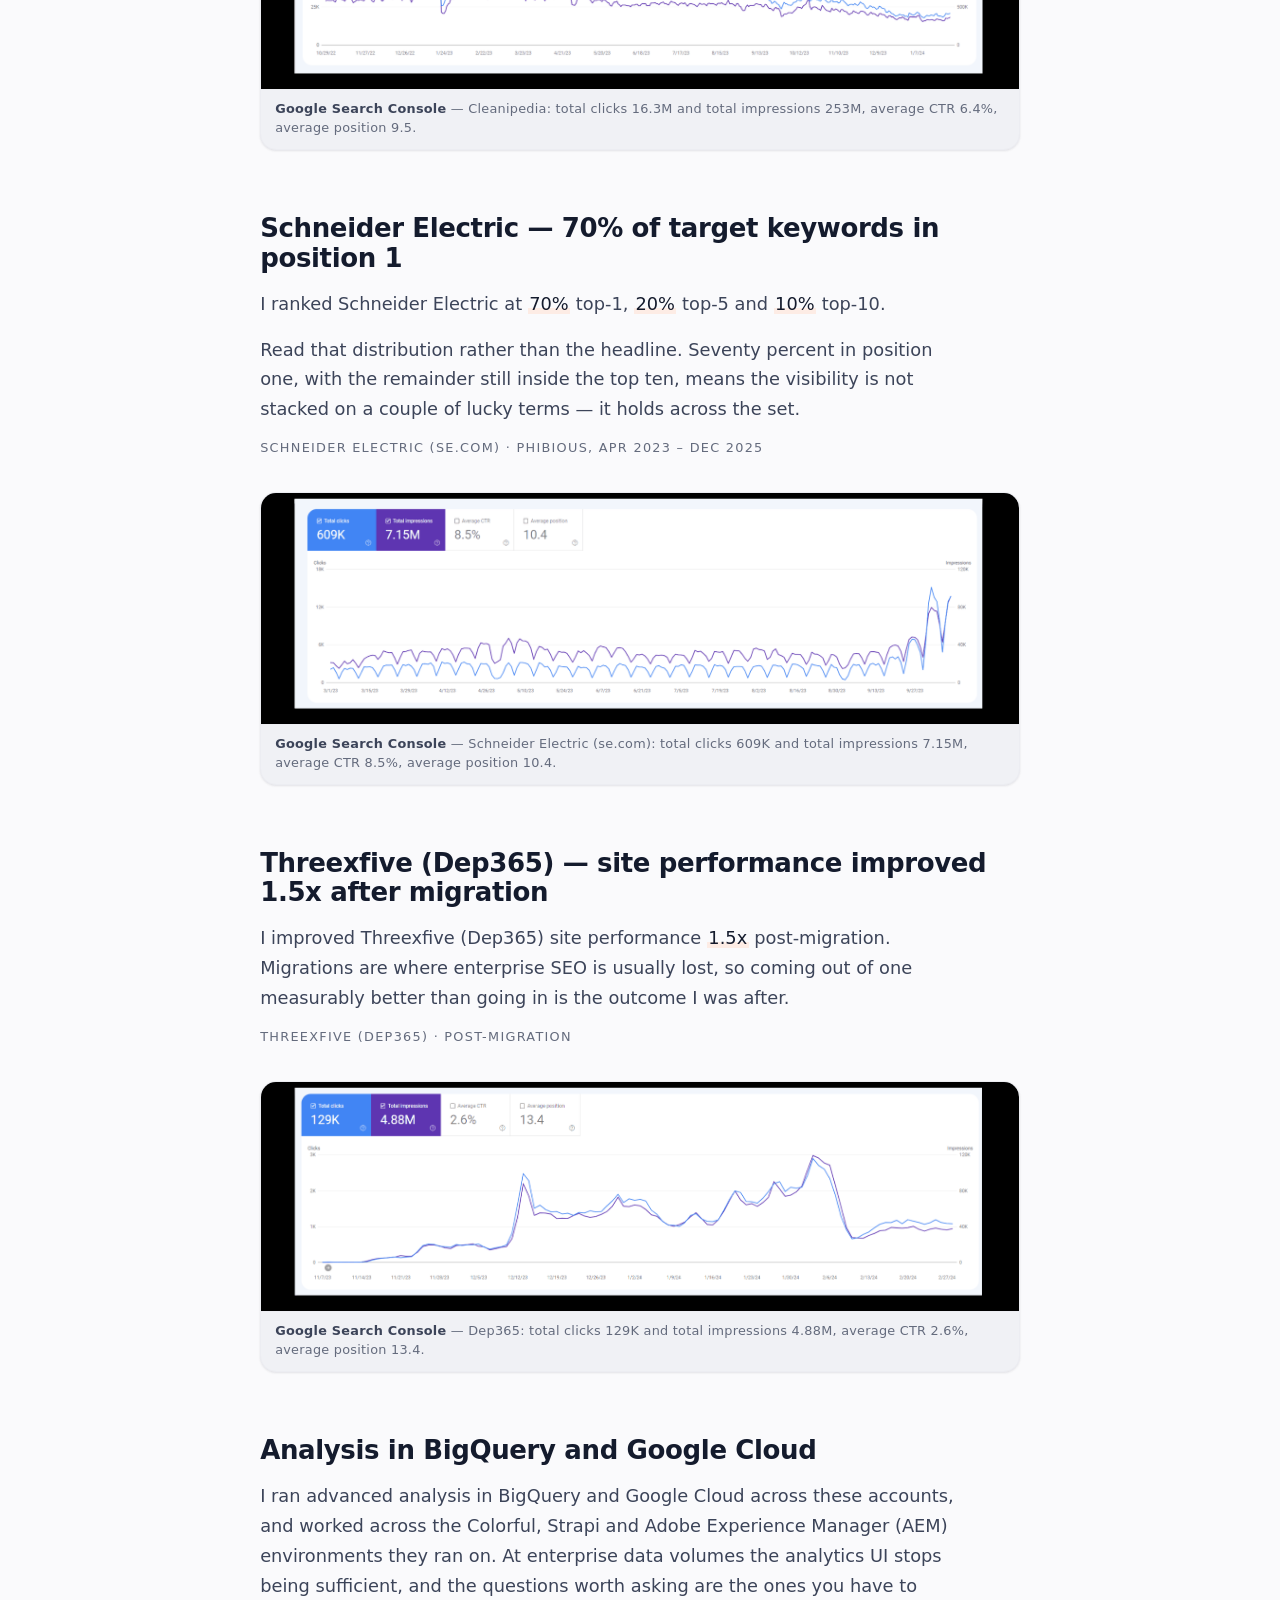
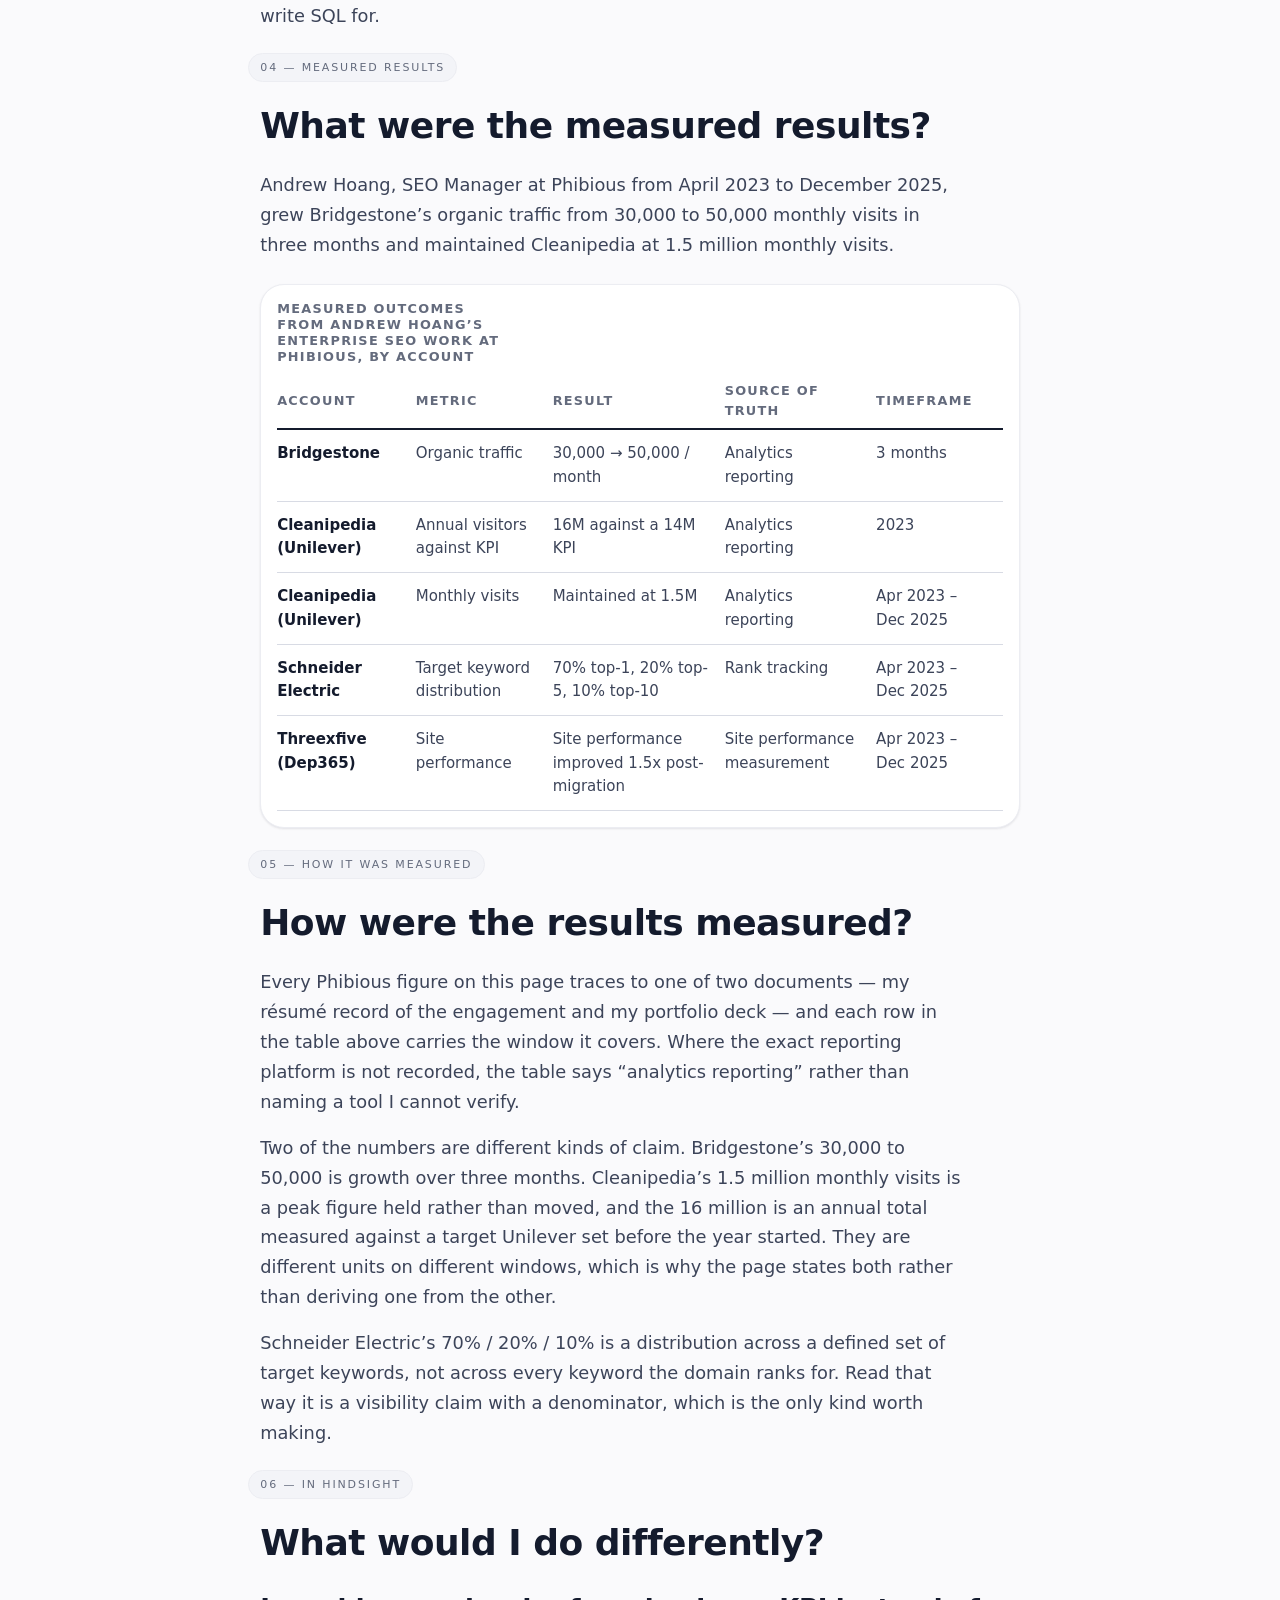
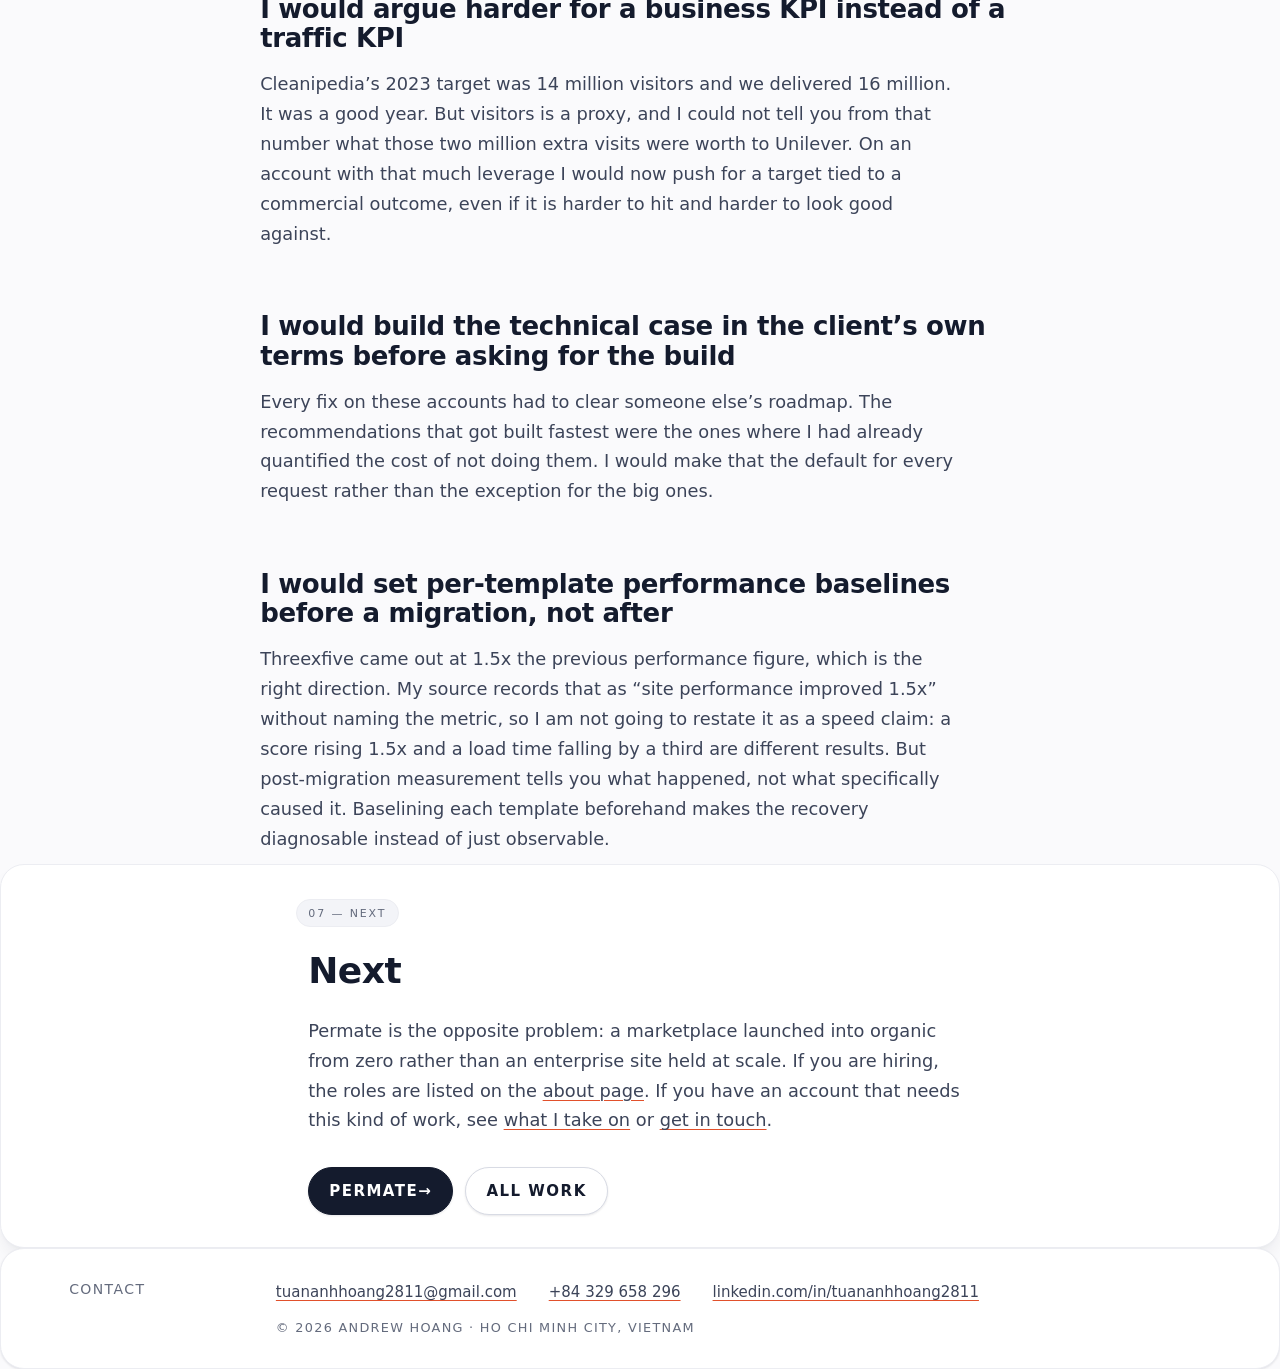
<file: work/phibious-enterprise-seo.html>
<!DOCTYPE html>
<html lang="en">
<head>
<meta charset="utf-8">
<meta name="viewport" content="width=device-width, initial-scale=1">

<!-- Theme, before first paint. Tiny, and it cannot throw: localStorage
     raises in private mode, so both the read and the parse sit in try/catch.
     The `js` class is set here too so the reveal transitions never paint
     content and then hide it; without JS the class is absent and every
     .reveal rule is inert. -->
<script>try{var t=localStorage.getItem("ah-theme");if(t==="dark"||t==="light")document.documentElement.setAttribute("data-theme",t)}catch(e){}document.documentElement.classList.add("js");</script>

<title>Phibious enterprise SEO — Andrew Hoang</title>
<meta name="description" content="Bridgestone 30k to 50k organic in three months, Cleanipedia at 16 million visitors against a 14 million KPI, Schneider Electric at 70% top-1.">
<meta name="author" content="Andrew Hoang">
<!-- STAGING: site is hidden from search engines. Run ./go-live.sh to reverse. -->
<meta name="robots" content="noindex, nofollow">
<meta name="theme-color" content="#FBFAF7" media="(prefers-color-scheme: light)">
<meta name="theme-color" content="#191712" media="(prefers-color-scheme: dark)">

<link rel="canonical" href="https://REPLACE-WITH-YOUR-DOMAIN/work/phibious-enterprise-seo.html">
<!-- Icons. The .ico answers /favicon.ico and Google's SERP, the SVG
     serves modern browsers at any density, the 192px PNG is the touch
     icon. Relative hrefs only: a leading "/" 404s on a project site. -->
<link rel="icon" href="../favicon.ico" sizes="48x48">
<link rel="icon" href="../icon.svg" type="image/svg+xml" sizes="any">
<link rel="apple-touch-icon" href="../icon-192.png">

<link rel="me" href="https://www.linkedin.com/in/tuananhhoang2811">

<meta property="og:type" content="article">
<meta property="og:site_name" content="Andrew Hoang">
<meta property="og:locale" content="en_US">
<meta property="og:title" content="Phibious enterprise SEO — Andrew Hoang">
<meta property="og:description" content="Bridgestone 30k to 50k organic in three months, Cleanipedia at 16 million visitors against a 14 million KPI, Schneider Electric at 70% top-1.">
<meta property="og:url" content="https://REPLACE-WITH-YOUR-DOMAIN/work/phibious-enterprise-seo.html">
<meta property="og:image" content="https://REPLACE-WITH-YOUR-DOMAIN/assets/img/andrew-hoang.png">
<meta property="og:image:type" content="image/png">
<meta property="og:image:width" content="800">
<meta property="og:image:height" content="800">
<meta property="og:image:alt" content="Portrait of Andrew Hoang, SEO, AEO and GEO specialist based in Ho Chi Minh City, Vietnam.">
<meta property="article:author" content="Andrew Hoang">
<meta property="article:section" content="Case Study">
<meta property="article:published_time" content="2026-09-13">
<meta property="article:modified_time" content="2026-09-13">

<meta name="twitter:card" content="summary">
<meta name="twitter:title" content="Phibious enterprise SEO — Andrew Hoang">
<meta name="twitter:description" content="Bridgestone 30k to 50k organic in three months, Cleanipedia at 16 million visitors against a 14 million KPI, Schneider Electric at 70% top-1.">
<meta name="twitter:image" content="https://REPLACE-WITH-YOUR-DOMAIN/assets/img/andrew-hoang.png">
<meta name="twitter:image:alt" content="Portrait of Andrew Hoang, SEO, AEO and GEO specialist based in Ho Chi Minh City, Vietnam.">

<link rel="stylesheet" href="../assets/css/site.css">

<script type="application/ld+json">
{
  "@context": "https://schema.org",
  "@graph": [
    {
      "@type": "Person",
      "@id": "https://REPLACE-WITH-YOUR-DOMAIN/#person",
      "name": "Andrew Hoang",
      "alternateName": ["Hoang Tuan Anh", "Tuan Anh Hoang"],
      "givenName": "Tuan Anh",
      "familyName": "Hoang",
      "jobTitle": "Senior Manager, SEO & Organic Growth",
      "description": "Andrew Hoang is an SEO, AEO, GEO and ASO specialist based in Ho Chi Minh City, Vietnam, with nine years of experience driving organic growth for web and mobile app products.",
      "url": "https://REPLACE-WITH-YOUR-DOMAIN/",
      "mainEntityOfPage": { "@id": "https://REPLACE-WITH-YOUR-DOMAIN/#webpage" },
      "image": { "@id": "https://REPLACE-WITH-YOUR-DOMAIN/#headshot" },
      "email": "mailto:tuananhhoang2811@gmail.com",
      "telephone": "+84329658296",
      "address": {
        "@type": "PostalAddress",
        "addressLocality": "Ho Chi Minh City",
        "addressCountry": "VN"
      },
      "workLocation": {
        "@type": "Place",
        "address": {
          "@type": "PostalAddress",
          "addressLocality": "Ho Chi Minh City",
          "addressCountry": "VN"
        }
      },
      "sameAs": [
        "https://www.linkedin.com/in/tuananhhoang2811"
      ],
      "knowsAbout": [
        "Answer Engine Optimization (AEO)",
        "Generative Engine Optimization (GEO)",
        "Search Engine Optimization",
        "Technical SEO",
        "App Store Optimization (ASO)",
        "Schema and structured data",
        "RAG pipelines",
        "Vector embeddings and semantic search",
        "Query fan-out coverage",
        "Topic clustering",
        "LLM content optimization",
        "AI citation and share-of-voice tracking",
        "Core Web Vitals",
        "Keyword and SERP strategy",
        "Site migrations",
        "International and multi-market SEO",
        "Google Analytics 4",
        "Google Search Console",
        "AppsFlyer web-to-app attribution",
        "BigQuery",
        "Looker Studio",
        "Google Tag Manager",
        "Google Ads (MCC and multi-account management)",
        "Meta Ads (Advantage+ Shopping, dynamic product ads, CBO and ABO)",
        "TikTok Ads",
        "Zalo Ads",
        "Value-based bidding",
        "Budget pacing and run-rate forecasting",
        "Python",
        "SQL"
      ],
      "hasOccupation": { "@id": "https://REPLACE-WITH-YOUR-DOMAIN/#occupation" },
      "alumniOf": { "@id": "https://REPLACE-WITH-YOUR-DOMAIN/#org-hcmc-open-university" },
      "worksFor": [
        {
          "@type": "OrganizationRole",
          "roleName": "Senior Manager, SEO & Organic Growth",
          "startDate": "2026-03",
          "worksFor": { "@id": "https://REPLACE-WITH-YOUR-DOMAIN/#org-elsa-speak" }
        },
        {
          "@type": "OrganizationRole",
          "roleName": "SEO Lead & Email Marketing Specialist",
          "startDate": "2025-09",
          "worksFor": { "@id": "https://REPLACE-WITH-YOUR-DOMAIN/#org-lumetest" }
        },
        {
          "@type": "OrganizationRole",
          "roleName": "SEO Consultant",
          "startDate": "2026-08",
          "worksFor": { "@type": "Organization", "name": "Concentrix" }
        }
      ],
      "hasCredential": [
        {
          "@type": "EducationalOccupationalCredential",
          "name": "Technical SEO & SEO Manager",
          "credentialCategory": "certificate",
          "recognizedBy": { "@type": "Organization", "name": "Blue Array" }
        },
        {
          "@type": "EducationalOccupationalCredential",
          "name": "Google Ads Search",
          "credentialCategory": "certificate",
          "recognizedBy": { "@type": "Organization", "name": "Google" }
        },
        {
          "@type": "EducationalOccupationalCredential",
          "name": "Digital Marketing",
          "credentialCategory": "certificate",
          "recognizedBy": { "@type": "Organization", "name": "HubSpot" }
        },
        {
          "@type": "EducationalOccupationalCredential",
          "name": "Data Analysis Masterclass",
          "credentialCategory": "certificate",
          "recognizedBy": { "@type": "Organization", "name": "Udemy" }
        },
        {
          "@type": "EducationalOccupationalCredential",
          "name": "Data Science",
          "credentialCategory": "certificate",
          "recognizedBy": { "@type": "Organization", "name": "DataCamp" }
        }
      ]
    },
    {
      "@type": "Occupation",
      "@id": "https://REPLACE-WITH-YOUR-DOMAIN/#occupation",
      "name": "SEO, AEO and GEO Specialist",
      "occupationalCategory": {
        "@type": "CategoryCode",
        "codeValue": "13-1161.01",
        "name": "Search Marketing Strategists",
        "inCodeSet": {
          "@type": "CategoryCodeSet",
          "name": "O*NET-SOC",
          "url": "https://www.onetonline.org/"
        }
      },
      "skills": "Technical SEO, Answer Engine Optimization, Generative Engine Optimization, App Store Optimization, schema and structured data, RAG pipelines, vector embeddings, GA4, Google Search Console, AppsFlyer, BigQuery, Google Ads, Meta Ads, TikTok Ads, Zalo Ads, value-based bidding, budget pacing and forecasting, Python, SQL",
      "responsibilities": "Owning SEO, AEO and ASO strategy across multiple markets with app installs and organic revenue as core KPIs."
    },
    {
      "@type": "ImageObject",
      "@id": "https://REPLACE-WITH-YOUR-DOMAIN/#headshot",
      "url": "https://REPLACE-WITH-YOUR-DOMAIN/assets/img/andrew-hoang.png",
      "contentUrl": "https://REPLACE-WITH-YOUR-DOMAIN/assets/img/andrew-hoang.png",
      "width": 800,
      "height": 800,
      "caption": "Andrew Hoang, SEO, AEO and GEO specialist based in Ho Chi Minh City, Vietnam"
    },
    {
      "@type": "WebSite",
      "@id": "https://REPLACE-WITH-YOUR-DOMAIN/#website",
      "url": "https://REPLACE-WITH-YOUR-DOMAIN/",
      "name": "Andrew Hoang",
      "alternateName": "Andrew Hoang — SEO, AEO & GEO",
      "description": "Portfolio, case studies and resume of Andrew Hoang, an SEO, AEO, GEO and ASO specialist in Ho Chi Minh City, Vietnam.",
      "inLanguage": "en",
      "publisher": { "@id": "https://REPLACE-WITH-YOUR-DOMAIN/#person" },
      "author": { "@id": "https://REPLACE-WITH-YOUR-DOMAIN/#person" },
      "copyrightHolder": { "@id": "https://REPLACE-WITH-YOUR-DOMAIN/#person" },
      "copyrightYear": 2026
    },
    {
      "@type": "Organization",
      "@id": "https://REPLACE-WITH-YOUR-DOMAIN/#org-elsa-speak",
      "name": "ELSA Speak"
    },
    {
      "@type": "Organization",
      "@id": "https://REPLACE-WITH-YOUR-DOMAIN/#org-uppercut",
      "name": "Uppercut Digital",
      "address": { "@type": "PostalAddress", "addressCountry": "AU" }
    },
    {
      "@type": "Organization",
      "@id": "https://REPLACE-WITH-YOUR-DOMAIN/#org-lumetest",
      "name": "LUMEtest",
      "alternateName": "Lume"
    },
    {
      "@type": "Organization",
      "@id": "https://REPLACE-WITH-YOUR-DOMAIN/#org-pte-magic",
      "name": "PTE Magic"
    },
    {
      "@type": "Organization",
      "@id": "https://REPLACE-WITH-YOUR-DOMAIN/#org-mindful-organization",
      "name": "Mindful Organization"
    },
    {
      "@type": "Organization",
      "@id": "https://REPLACE-WITH-YOUR-DOMAIN/#org-phibious",
      "name": "Phibious"
    },
    {
      "@type": "Organization",
      "@id": "https://REPLACE-WITH-YOUR-DOMAIN/#org-hellobacsi",
      "name": "Hello Health Group",
      "alternateName": "Hellobacsi",
      "url": "https://hellobacsi.com/"
    },
    {
      "@type": "CollegeOrUniversity",
      "@id": "https://REPLACE-WITH-YOUR-DOMAIN/#org-hcmc-open-university",
      "name": "Ho Chi Minh City Open University"
    },
    {
      "@type": "WebPage",
      "@id": "https://REPLACE-WITH-YOUR-DOMAIN/work/phibious-enterprise-seo.html#webpage",
      "url": "https://REPLACE-WITH-YOUR-DOMAIN/work/phibious-enterprise-seo.html",
      "name": "Phibious enterprise SEO — Andrew Hoang",
      "description": "Bridgestone 30k to 50k organic in three months, Cleanipedia at 16 million visitors against a 14 million KPI, Schneider Electric at 70% top-1.",
      "isPartOf": { "@id": "https://REPLACE-WITH-YOUR-DOMAIN/#website" },
      "primaryImageOfPage": { "@id": "https://REPLACE-WITH-YOUR-DOMAIN/#headshot" },
      "breadcrumb": { "@id": "https://REPLACE-WITH-YOUR-DOMAIN/work/phibious-enterprise-seo.html#breadcrumb" },
      "inLanguage": "en",
      "datePublished": "2026-09-13",
      "dateModified": "2026-10-28"
    },
    {
      "@type": "Article",
      "@id": "https://REPLACE-WITH-YOUR-DOMAIN/work/phibious-enterprise-seo.html#article",
      "isPartOf": { "@id": "https://REPLACE-WITH-YOUR-DOMAIN/work/phibious-enterprise-seo.html#webpage" },
      "mainEntityOfPage": { "@id": "https://REPLACE-WITH-YOUR-DOMAIN/work/phibious-enterprise-seo.html#webpage" },
      "headline": "Phibious: enterprise SEO, migrations and BigQuery analysis for Bridgestone and Cleanipedia",
      "description": "Andrew Hoang, SEO Manager at Phibious from April 2023 to December 2025, grew Bridgestone organic traffic from 30,000 to 50,000 in three months, maintained Cleanipedia at 1.5 million monthly visits against a 14 million annual KPI delivered at 16 million, and ranked Schneider Electric at 70% top-1.",
      "articleSection": "Case Study",
      "keywords": "enterprise SEO, site migrations, technical SEO, Adobe Experience Manager, AEM, BigQuery, Google Cloud, Bridgestone, Cleanipedia, Unilever, Schneider Electric, Phibious",
      "author": { "@id": "https://REPLACE-WITH-YOUR-DOMAIN/#person" },
      "publisher": { "@id": "https://REPLACE-WITH-YOUR-DOMAIN/#person" },
      "creator": { "@id": "https://REPLACE-WITH-YOUR-DOMAIN/#person" },
      "about": { "@id": "https://REPLACE-WITH-YOUR-DOMAIN/#org-phibious" },
      "mentions": [
        { "@type": "Organization", "name": "Bridgestone" },
        { "@type": "Organization", "name": "Cleanipedia" },
        { "@type": "Organization", "name": "Unilever" },
        { "@type": "Organization", "name": "Schneider Electric" },
        { "@type": "Organization", "name": "Threexfive", "alternateName": "Dep365" },
        { "@type": "SoftwareApplication", "name": "BigQuery", "applicationCategory": "BusinessApplication" },
        { "@type": "SoftwareApplication", "name": "Google Cloud", "applicationCategory": "BusinessApplication" },
        { "@type": "SoftwareApplication", "name": "Strapi", "applicationCategory": "BusinessApplication" },
        { "@type": "SoftwareApplication", "name": "Adobe Experience Manager (AEM)", "applicationCategory": "BusinessApplication" }
      ],
      "image": { "@id": "https://REPLACE-WITH-YOUR-DOMAIN/#headshot" },
      "inLanguage": "en",
      "datePublished": "2026-09-13",
      "dateModified": "2026-10-28"
    },
    {
      "@type": "BreadcrumbList",
      "@id": "https://REPLACE-WITH-YOUR-DOMAIN/work/phibious-enterprise-seo.html#breadcrumb",
      "itemListElement": [
        { "@type": "ListItem", "position": 1, "name": "Home", "item": "https://REPLACE-WITH-YOUR-DOMAIN/" },
        { "@type": "ListItem", "position": 2, "name": "Work", "item": "https://REPLACE-WITH-YOUR-DOMAIN/work/index.html" },
        { "@type": "ListItem", "position": 3, "name": "Phibious" }
      ]
    }
  ]
}
</script>
</head>
<body>

<a class="c-skip" href="#main">Skip to main content</a>

<!-- ============================================================
     SITE HEADER — folio strip + masthead. Replicated verbatim on
     every page; only aria-current and the ../ depth change.
     Not sticky, by design. The nav wraps; there is no hamburger.
     ============================================================ -->
<header class="c-head">
  <div class="shell">
    <p class="c-head__folio">
      <span>Ho Chi Minh City, Vietnam · UTC+7</span>
      <span>SEO · AEO / GEO · ASO</span>
    </p>
    <div class="c-head__bar">
      <a class="c-head__mark" href="../index.html">Andrew Hoang</a>
      <nav class="c-nav" aria-label="Primary">
        <ul class="c-nav__list">
          <li><a href="../index.html">Home</a></li>
          <li><a href="index.html" aria-current="page">Work</a></li>
          <li><a href="../about.html">About</a></li>
          <li><a href="../services.html">Services</a></li>
          <li><a href="../contact.html">Contact</a></li>
        </ul>
      </nav>
      <button class="c-theme" type="button" aria-pressed="false" aria-label="Switch to dark theme">
        <span class="c-theme__track" aria-hidden="true"><span class="c-theme__knob"></span></span>
        <span class="c-theme__text" aria-hidden="true">Dark</span>
      </button>
    </div>
  </div>
</header>

<main id="main" tabindex="-1">

  <!-- ==========================================================
       BREADCRUMB — matches the BreadcrumbList in the graph above
       ========================================================== -->
  <nav class="c-crumbs" aria-label="Breadcrumb">
    <div class="shell shell--narrow">
      <ol>
        <li><a href="../index.html">Home</a></li>
        <li><a href="index.html">Work</a></li>
        <li>Phibious</li>
      </ol>
    </div>
  </nav>

  <!-- ==========================================================
       CASE HERO  ·  §5.20 archetype. One h1 on the page.
       ========================================================== -->
  <header class="c-case-hero shell shell--narrow">
    <p class="label">Case note · 03</p>
    <!-- The mark is the client's own logo, lifted from Andrew's portfolio
         deck (see _source/client-logos.md for provenance and the grid
         mapping). Decorative, so aria-hidden and alt="": the client is
         already named in full by the h1 beside it, and a logo in the
         accessibility tree would just read the name twice.
         .c-markrow is a flex row, so it wraps the mark and the heading in a
         div — a span cannot legally contain an h1. -->
    <div class="c-markrow">
      <span class="c-mark c-mark--lg c-mark--img" aria-hidden="true"><img src="../assets/img/clients/phibious.png" width="160" height="160" alt="" loading="lazy" decoding="async"></span>
      <h1>Phibious: enterprise SEO for Bridgestone, Cleanipedia and Schneider Electric</h1>
    </div>
    <p class="dateline">Apr 2023 – Dec 2025 · Contract · Enterprise / Agency · SEO Manager</p>
    <p class="dek">SEO Manager. I led SEO and content strategy for enterprise clients, focused on technical SEO, AI-assisted content and strategic site migrations, working directly with product and development teams rather than around them.</p>

    <div class="row u-mt-lg">
      <p class="row__rail">At a glance</p>
      <div class="u-stack-sm">
        <p class="c-tags">Role — SEO Manager, agency side</p>
        <p class="c-tags">Accounts covered here — Bridgestone · Cleanipedia (Unilever) · Schneider Electric · Threexfive (Dep365)</p>
        <p class="c-tags">Focus — technical SEO · AI-assisted content · site migrations</p>
        <p class="c-tags">Stack — BigQuery · Google Cloud · Colorful CMS · Strapi · Adobe Experience Manager (AEM)</p>
      </div>
    </div>
  </header>

  <!-- ==========================================================
       FIGURES BAR  ·  three cells on a case page. Full shell:
       a 128px figure cannot be set inside the narrow measure.
       Every cell carries its source line. No cell without one.
       ========================================================== -->
  <section class="section" aria-labelledby="figures-h">
    <div class="shell">
      <h2 id="figures-h" class="label">Headline figures from the Phibious accounts</h2>
      <ul class="c-metrics">
        <!-- Widest 128px figure sits in cell 1: it is the only cell with no
             inline-start padding, so it is the only one with the room. -->
        <li class="c-metric reveal" style="--i:0">
          <p class="figure">70%</p>
          <p class="label">Schneider Electric target keywords in position 1</p>
          <p class="source">Schneider Electric · Phibious, Apr 2023 – Dec 2025</p>
        </li>
        <li class="c-metric reveal" style="--i:1">
          <p class="figure">16M</p>
          <p class="label">Cleanipedia visitors against a 14M annual KPI</p>
          <p class="source">Cleanipedia (Unilever) · 2023</p>
        </li>
        <li class="c-metric reveal" style="--i:2">
          <p class="figure figure--long">1.5x</p>
          <p class="label">Faster site performance after the Threexfive migration</p>
          <p class="source">Threexfive (Dep365) · post-migration</p>
        </li>
      </ul>
    </div>
  </section>

  <!-- ==========================================================
       01 — THE SITUATION
       ========================================================== -->
  <section class="section" id="situation" aria-labelledby="what-was-the-situation-at-phibious">
    <div class="shell shell--narrow">
      <div class="section__open">
      <div class="section__rule"></div>
      <p class="section__folio">01 — The situation</p>
      <h2 id="what-was-the-situation-at-phibious" class="section__head">What was the situation at Phibious?</h2>
      </div>

      <div class="prose u-mt-md">
        <p>At Phibious I was SEO Manager on the agency side from April 2023 to December 2025, working across enterprise accounts: Bridgestone, Cleanipedia (Unilever), Schneider Electric and Threexfive (Dep365).</p>
        <p>Multinational brands with large sites, real engineering teams, and CMS platforms I did not control — Colorful, Strapi and Adobe Experience Manager (AEM) across different accounts.</p>
        <p>Enterprise SEO at this scale is mostly not keyword work. It is migrations, platform constraints, and getting a change through a release process that was not designed with search in mind.</p>
      </div>
    </div>
  </section>

  <!-- ==========================================================
       02 — THE CONSTRAINT  ·  the agency reality
       ========================================================== -->
  <section class="section" id="constraint" aria-labelledby="what-was-the-constraint-on-these-accounts">
    <div class="shell shell--narrow">
      <div class="section__open">
      <div class="section__rule"></div>
      <p class="section__folio">02 — The constraint</p>
      <h2 id="what-was-the-constraint-on-these-accounts" class="section__head">What was the constraint on these accounts?</h2>
      </div>

      <div class="prose u-mt-md">
        <p>Three constraints repeated across every Phibious account, and none of them were keyword problems.</p>
        <p>The first is that I could not ship. Every technical change went through the client&rsquo;s product and development teams, on their roadmap. That means a recommendation is only as good as the case made for it, and vague recommendations do not get built.</p>
        <p>The second is scale. At a million-plus monthly visits, an error does not stay small. A template-level mistake is a site-wide mistake within one deploy.</p>
        <p>The third is that some of these accounts were defensive. Holding <b class="fig">1.5M</b> monthly visits is a different job from growing <b class="fig">30k</b>, and it is judged more harshly, because nobody congratulates you for a flat line.</p>
      </div>
    </div>
  </section>

  <!-- ==========================================================
       03 — WHAT I DID  ·  one h3 per account, not blurred together
       ========================================================== -->
  <section class="section" id="accounts" aria-labelledby="what-did-i-do-on-each-account">
    <div class="shell shell--narrow">
      <div class="section__open">
      <div class="section__rule"></div>
      <p class="section__folio">03 — The accounts</p>
      <h2 id="what-did-i-do-on-each-account" class="section__head">What did I do on each account?</h2>
      </div>

      <p class="prose u-mt-md">Each Phibious account had its own objective, so the work is set out per account rather than as one programme.</p>

      <h3 id="bridgestone" class="u-mt-2xl">Bridgestone — 30k to 50k organic in three months</h3>
      <div class="prose u-mt-sm">
        <p>At Bridgestone I grew organic traffic from <b class="fig">30,000</b> to <b class="fig">50,000</b> in three months. The account brief was a content strategy aligned to the site&rsquo;s goals, with technical issues holding back performance addressed in parallel, aimed at conversion rate growth and brand awareness in the target audience — with a stated objective of a 100% increase in KPIs.</p>
        <p>The site ran on Adobe Experience Manager (AEM). I supported the website setup and SEO delivery there, coordinating page and component setup, metadata requirements and on-page QA with the website team.</p>
        <p>On the technical side, <b class="fig">768</b> pages were held back by JavaScript rendering and failed network requests; I fixed their crawlability and ran an eleven-check audit register alongside it on a monthly and bi-weekly cadence, shown below.</p>
      </div>

      <figure class="c-shot">
        <img src="../assets/img/work/bridgestone-technical-audit.png" width="653" height="345" loading="lazy" decoding="async" alt="Technical SEO audit tracker for Bridgestone: a numbered issue register with Type and Frequency columns listing XML sitemaps missing or erroring in Google Search Console, sitemaps not reflecting valid URLs, error pages not returning 404, internal links pointing to 4XX or 5XX, multiple URLs returning the same content, wrongly canonicalised pages, important pages more than 4 clicks from the homepage, orphan pages, title tags over 60 characters, short titles and duplicate titles, each set to a monthly or bi-weekly check.">
        <figcaption class="c-shot__cap"><b>Technical SEO audit tracker</b> — the numbered issue register behind the technical work, with Type and Frequency columns: XML sitemaps missing or erroring in GSC, sitemaps not reflecting valid URLs, error pages not returning 404, internal links pointing to 4XX/5XX, multiple URLs returning the same content, wrongly canonicalised pages, important pages more than 4 clicks from the homepage, orphan pages, title tags over 60 characters, short titles and duplicate titles — each set to a monthly or bi-weekly check.</figcaption>
      </figure>

      <div class="c-pair u-mt-md">
        <p class="label" id="bridgestone-pair-lab">Bridgestone organic traffic per month, before and after</p>
        <p class="c-pair__figs">
          <span class="figure figure--long">30k</span>
          <span class="c-pair__arrow" aria-hidden="true">→</span>
          <span class="figure figure--long">50k</span>
        </p>
        <span class="c-pair__bars" aria-hidden="true">
          <span class="c-pair__bar" style="--fill:60%;--i:0"></span>
          <span class="c-pair__bar" style="--fill:100%;--i:1"></span>
        </span>
        <p class="source">Bridgestone · 3 months</p>
      </div>

      <figure class="c-shot">
        <img src="../assets/img/work/bridgestone-gsc-performance.png" width="1600" height="478" loading="lazy" decoding="async" alt="Google Search Console performance report for Bridgestone: 442K total clicks and 6.93M total impressions, average CTR 6.4%, average position 9.5, with the clicks and impressions lines rising across the range 10/29/22 to 1/6/24.">
        <figcaption class="c-shot__cap"><b>Google Search Console</b> — Bridgestone: total clicks 442K and total impressions 6.93M, average CTR 6.4%, average position 9.5, rising from 10/29/22 to 1/6/24.</figcaption>
      </figure>

      <h3 id="cleanipedia" class="u-mt-2xl">Cleanipedia — 16 million visitors against a 14 million KPI</h3>
      <div class="prose u-mt-sm">
        <p>Cleanipedia is Unilever&rsquo;s cleaning advice property. The 2023 KPI for website traffic was <b class="fig">14 million</b> visitors for the year. We finished at <b class="fig">16 million</b>.</p>
        <p>At its peak the site ran at about <b class="fig">1.5M</b> visits a month, and the 2023 total was <b class="fig">16 million</b> visitors against the <b class="fig">14 million</b> target. Those two do not multiply into each other &mdash; 1.5M every month would be 18M &mdash; because 1.5M is the high-water mark rather than the year&rsquo;s average, which was nearer 1.33M a month. The core objective here was content quality — making sure the content was delivered to the customer in the best form — rather than chasing new keyword territory.</p>
        <p>Beating a 14 million annual target by 2 million is the clearest example on this site of working to a number somebody else set, in public, with a deadline.</p>
      </div>
      <p class="source u-mt-sm">Cleanipedia (Unilever) · 2023 annual KPI and outturn</p>

      <figure class="c-shot">
        <img src="../assets/img/work/cleanipedia-gsc-performance.png" width="1600" height="491" loading="lazy" decoding="async" alt="Google Search Console performance report for Cleanipedia: 16.3M total clicks and 253M total impressions, average CTR 6.4%, average position 9.5.">
        <figcaption class="c-shot__cap"><b>Google Search Console</b> — Cleanipedia: total clicks 16.3M and total impressions 253M, average CTR 6.4%, average position 9.5.</figcaption>
      </figure>

      <h3 id="schneider-electric" class="u-mt-2xl">Schneider Electric — 70% of target keywords in position 1</h3>
      <div class="prose u-mt-sm">
        <p>I ranked Schneider Electric at <b class="fig">70%</b> top-1, <b class="fig">20%</b> top-5 and <b class="fig">10%</b> top-10.</p>
        <p>Read that distribution rather than the headline. Seventy percent in position one, with the remainder still inside the top ten, means the visibility is not stacked on a couple of lucky terms — it holds across the set.</p>
      </div>
      <p class="source u-mt-sm">Schneider Electric (se.com) · Phibious, Apr 2023 – Dec 2025</p>

      <figure class="c-shot">
        <img src="../assets/img/work/schneider-gsc-performance.png" width="1600" height="487" loading="lazy" decoding="async" alt="Google Search Console performance report for Schneider Electric (se.com): 609K total clicks and 7.15M total impressions, average CTR 8.5%, average position 10.4.">
        <figcaption class="c-shot__cap"><b>Google Search Console</b> — Schneider Electric (se.com): total clicks 609K and total impressions 7.15M, average CTR 8.5%, average position 10.4.</figcaption>
      </figure>

      <h3 id="threexfive-dep365" class="u-mt-2xl">Threexfive (Dep365) — site performance improved 1.5x after migration</h3>
      <div class="prose u-mt-sm">
        <p>I improved Threexfive (Dep365) site performance <b class="fig">1.5x</b> post-migration. Migrations are where enterprise SEO is usually lost, so coming out of one measurably better than going in is the outcome I was after.</p>
      </div>
      <p class="source u-mt-sm">Threexfive (Dep365) · post-migration</p>

      <figure class="c-shot">
        <img src="../assets/img/work/dep365-gsc-performance.png" width="1597" height="482" loading="lazy" decoding="async" alt="Google Search Console performance report for Dep365: 129K total clicks and 4.88M total impressions, average CTR 2.6%, average position 13.4.">
        <figcaption class="c-shot__cap"><b>Google Search Console</b> — Dep365: total clicks 129K and total impressions 4.88M, average CTR 2.6%, average position 13.4.</figcaption>
      </figure>

      <h3 id="bigquery-and-google-cloud" class="u-mt-2xl">Analysis in BigQuery and Google Cloud</h3>
      <div class="prose u-mt-sm">
        <p>I ran advanced analysis in BigQuery and Google Cloud across these accounts, and worked across the Colorful, Strapi and Adobe Experience Manager (AEM) environments they ran on. At enterprise data volumes the analytics UI stops being sufficient, and the questions worth asking are the ones you have to write SQL for.</p>
      </div>
    </div>
  </section>

  <!-- ==========================================================
       04 — MEASURED RESULTS  ·  a real table, one fact per cell
       ========================================================== -->
  <section class="section" id="results" aria-labelledby="what-were-the-measured-results">
    <div class="shell shell--narrow">
      <div class="section__open">
      <div class="section__rule"></div>
      <p class="section__folio">04 — Measured results</p>
      <h2 id="what-were-the-measured-results" class="section__head">What were the measured results?</h2>
      </div>

      <p class="prose u-mt-md">Andrew Hoang, SEO Manager at Phibious from April 2023 to December 2025, grew Bridgestone&rsquo;s organic traffic from 30,000 to 50,000 monthly visits in three months and maintained Cleanipedia at 1.5 million monthly visits.</p>

      <div class="c-table-wrap" tabindex="0" role="region" aria-labelledby="phibious-results-cap">
        <table class="c-table" role="table" aria-labelledby="phibious-results-cap">
          <!-- Trimmed to fit .label's 26ch measure, per the design spec's
               "copy is trimmed, the component is not redesigned" rule. The
               measurement source and window are columns, not caption text. -->
          <caption id="phibious-results-cap" class="label">Measured outcomes from Andrew Hoang&rsquo;s enterprise SEO work at Phibious, by account</caption>
          <thead role="rowgroup">
            <tr role="row">
              <th role="columnheader" scope="col">Account</th>
              <th role="columnheader" scope="col">Metric</th>
              <th role="columnheader" scope="col">Result</th>
              <th role="columnheader" scope="col">Source of truth</th>
              <th role="columnheader" scope="col">Timeframe</th>
            </tr>
          </thead>
          <tbody role="rowgroup">
            <tr role="row">
              <th role="rowheader" scope="row">Bridgestone</th>
              <td role="cell"><span class="c-table__lab" aria-hidden="true">Metric</span><span class="c-table__val">Organic traffic</span></td>
              <td role="cell"><span class="c-table__lab" aria-hidden="true">Result</span><span class="c-table__val">30,000 → 50,000 / month</span></td>
              <td role="cell"><span class="c-table__lab" aria-hidden="true">Source of truth</span><span class="c-table__val">Analytics reporting</span></td>
              <td role="cell"><span class="c-table__lab" aria-hidden="true">Timeframe</span><span class="c-table__val">3 months</span></td>
            </tr>
            <tr role="row">
              <th role="rowheader" scope="row">Cleanipedia (Unilever)</th>
              <td role="cell"><span class="c-table__lab" aria-hidden="true">Metric</span><span class="c-table__val">Annual visitors against KPI</span></td>
              <td role="cell"><span class="c-table__lab" aria-hidden="true">Result</span><span class="c-table__val">16M against a 14M KPI</span></td>
              <td role="cell"><span class="c-table__lab" aria-hidden="true">Source of truth</span><span class="c-table__val">Analytics reporting</span></td>
              <td role="cell"><span class="c-table__lab" aria-hidden="true">Timeframe</span><span class="c-table__val">2023</span></td>
            </tr>
            <tr role="row">
              <th role="rowheader" scope="row">Cleanipedia (Unilever)</th>
              <td role="cell"><span class="c-table__lab" aria-hidden="true">Metric</span><span class="c-table__val">Monthly visits</span></td>
              <td role="cell"><span class="c-table__lab" aria-hidden="true">Result</span><span class="c-table__val">Maintained at 1.5M</span></td>
              <td role="cell"><span class="c-table__lab" aria-hidden="true">Source of truth</span><span class="c-table__val">Analytics reporting</span></td>
              <td role="cell"><span class="c-table__lab" aria-hidden="true">Timeframe</span><span class="c-table__val">Apr 2023 – Dec 2025</span></td>
            </tr>
            <tr role="row">
              <th role="rowheader" scope="row">Schneider Electric</th>
              <td role="cell"><span class="c-table__lab" aria-hidden="true">Metric</span><span class="c-table__val">Target keyword distribution</span></td>
              <td role="cell"><span class="c-table__lab" aria-hidden="true">Result</span><span class="c-table__val">70% top-1, 20% top-5, 10% top-10</span></td>
              <td role="cell"><span class="c-table__lab" aria-hidden="true">Source of truth</span><span class="c-table__val">Rank tracking</span></td>
              <td role="cell"><span class="c-table__lab" aria-hidden="true">Timeframe</span><span class="c-table__val">Apr 2023 – Dec 2025</span></td>
            </tr>
            <tr role="row">
              <th role="rowheader" scope="row">Threexfive (Dep365)</th>
              <td role="cell"><span class="c-table__lab" aria-hidden="true">Metric</span><span class="c-table__val">Site performance</span></td>
              <td role="cell"><span class="c-table__lab" aria-hidden="true">Result</span><span class="c-table__val">Site performance improved 1.5x post-migration</span></td>
              <td role="cell"><span class="c-table__lab" aria-hidden="true">Source of truth</span><span class="c-table__val">Site performance measurement</span></td>
              <td role="cell"><span class="c-table__lab" aria-hidden="true">Timeframe</span><span class="c-table__val">Apr 2023 – Dec 2025</span></td>
            </tr>
          </tbody>
        </table>
      </div>
    </div>
  </section>

  <!-- ==========================================================
       05 — HOW IT WAS MEASURED  ·  the section most portfolios skip
       ========================================================== -->
  <section class="section" id="measurement" aria-labelledby="how-were-the-results-measured">
    <div class="shell shell--narrow">
      <div class="section__open">
      <div class="section__rule"></div>
      <p class="section__folio">05 — How it was measured</p>
      <h2 id="how-were-the-results-measured" class="section__head">How were the results measured?</h2>
      </div>

      <div class="prose u-mt-md">
        <p>Every Phibious figure on this page traces to one of two documents — my résumé record of the engagement and my portfolio deck — and each row in the table above carries the window it covers. Where the exact reporting platform is not recorded, the table says &ldquo;analytics reporting&rdquo; rather than naming a tool I cannot verify.</p>
        <p>Two of the numbers are different kinds of claim. Bridgestone&rsquo;s 30,000 to 50,000 is growth over three months. Cleanipedia&rsquo;s 1.5 million monthly visits is a peak figure held rather than moved, and the 16 million is an annual total measured against a target Unilever set before the year started. They are different units on different windows, which is why the page states both rather than deriving one from the other.</p>
        <p>Schneider Electric&rsquo;s 70% / 20% / 10% is a distribution across a defined set of target keywords, not across every keyword the domain ranks for. Read that way it is a visibility claim with a denominator, which is the only kind worth making.</p>
      </div>
    </div>
  </section>

  <!-- ==========================================================
       06 — IN HINDSIGHT
       ========================================================== -->
  <section class="section" id="hindsight" aria-labelledby="what-would-i-do-differently">
    <div class="shell shell--narrow">
      <div class="section__open">
      <div class="section__rule"></div>
      <p class="section__folio">06 — In hindsight</p>
      <h2 id="what-would-i-do-differently" class="section__head">What would I do differently?</h2>
      </div>

      <h3 id="business-kpi-not-traffic-kpi" class="u-mt-lg">I would argue harder for a business KPI instead of a traffic KPI</h3>
      <div class="prose u-mt-sm">
        <p>Cleanipedia&rsquo;s 2023 target was 14 million visitors and we delivered 16 million. It was a good year. But visitors is a proxy, and I could not tell you from that number what those two million extra visits were worth to Unilever. On an account with that much leverage I would now push for a target tied to a commercial outcome, even if it is harder to hit and harder to look good against.</p>
      </div>

      <h3 id="build-the-technical-case-first" class="u-mt-2xl">I would build the technical case in the client&rsquo;s own terms before asking for the build</h3>
      <div class="prose u-mt-sm">
        <p>Every fix on these accounts had to clear someone else&rsquo;s roadmap. The recommendations that got built fastest were the ones where I had already quantified the cost of not doing them. I would make that the default for every request rather than the exception for the big ones.</p>
      </div>

      <h3 id="per-template-baselines-before-migration" class="u-mt-2xl">I would set per-template performance baselines before a migration, not after</h3>
      <div class="prose u-mt-sm">
        <p>Threexfive came out at 1.5x the previous performance figure, which is the right direction. My source records that as &ldquo;site performance improved 1.5x&rdquo; without naming the metric, so I am not going to restate it as a speed claim: a score rising 1.5x and a load time falling by a third are different results. But post-migration measurement tells you what happened, not what specifically caused it. Baselining each template beforehand makes the recovery diagnosable instead of just observable.</p>
      </div>
    </div>
  </section>

  <!-- ==========================================================
       07 — NEXT  ·  two doors, kept to one line each
       ========================================================== -->
  <section class="section c-contact" id="next" aria-labelledby="next-h">
    <div class="shell shell--narrow">
      <div class="section__open">
      <div class="section__rule"></div>
      <p class="section__folio">07 — Next</p>
      <h2 id="next-h" class="section__head">Next</h2>
      </div>

      <p class="prose">Permate is the opposite problem: a marketplace launched into organic from zero rather than an enterprise site held at scale. If you are hiring, the roles are listed on the <a href="../about.html">about page</a>. If you have an account that needs this kind of work, see <a href="../services.html">what I take on</a> or <a href="../contact.html">get in touch</a>.</p>

      <p class="c-actions u-mt-lg">
        <a class="c-btn c-btn--primary" href="permate.html">Permate <span aria-hidden="true">→</span></a>
        <a class="c-btn c-btn--secondary" href="index.html">All work</a>
      </p>
    </div>
  </section>

</main>

<!-- ============================================================
     COLOPHON — credentials merged in. Year and dateline are
     hard-coded; never generated with JavaScript.
     ============================================================ -->
<footer class="c-colophon">
  <div class="shell row">
    <p class="row__rail">Contact</p>
    <div>
      <ul class="c-colophon__links">
        <li><a href="mailto:tuananhhoang2811@gmail.com">tuananhhoang2811@gmail.com</a></li>
        <li><a href="tel:+84329658296">+84 329 658 296</a></li>
        <li><a href="https://www.linkedin.com/in/tuananhhoang2811" rel="noopener">linkedin.com/in/tuananhhoang2811</a></li>
      </ul>
      <p class="source">&copy; 2026 Andrew Hoang &middot; Ho Chi Minh City, Vietnam</p>
    </div>
  </div>
</footer>

<script src="../assets/js/site.js" defer></script>
</body>
</html>
</file>
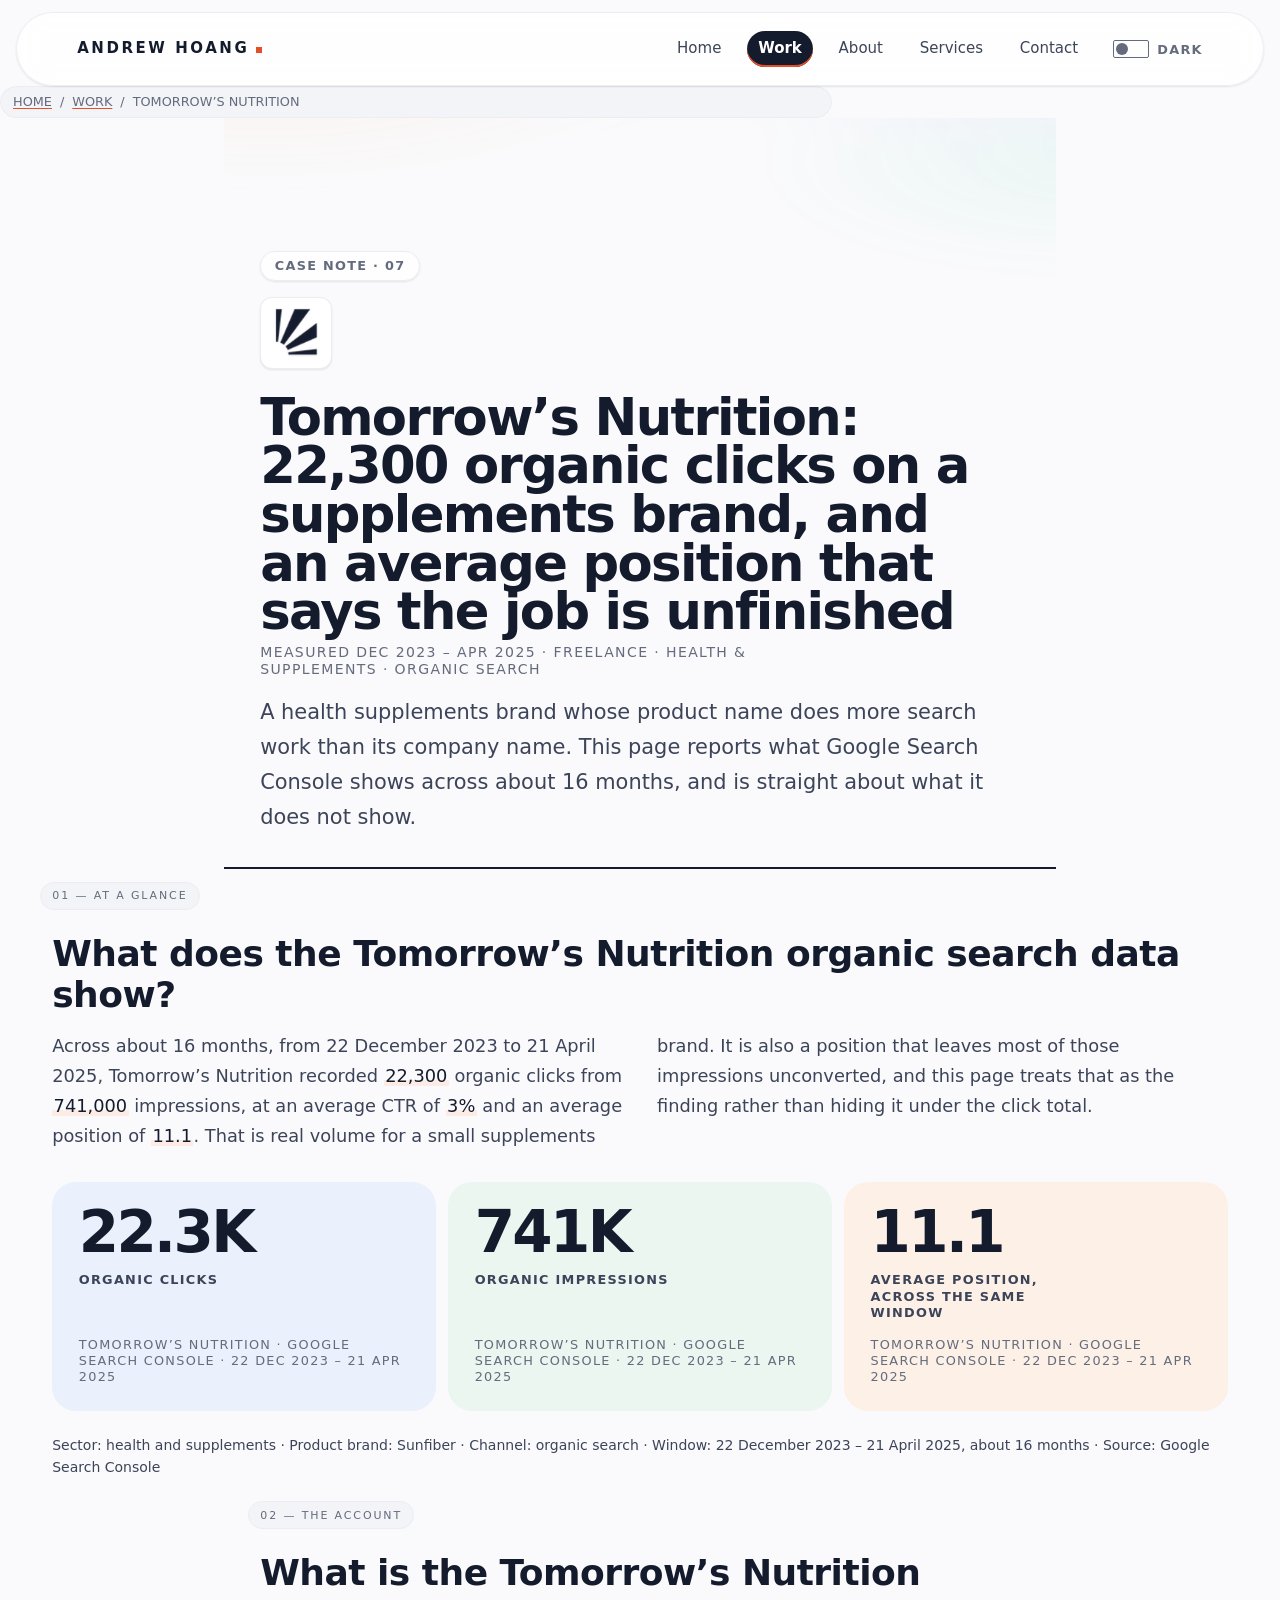
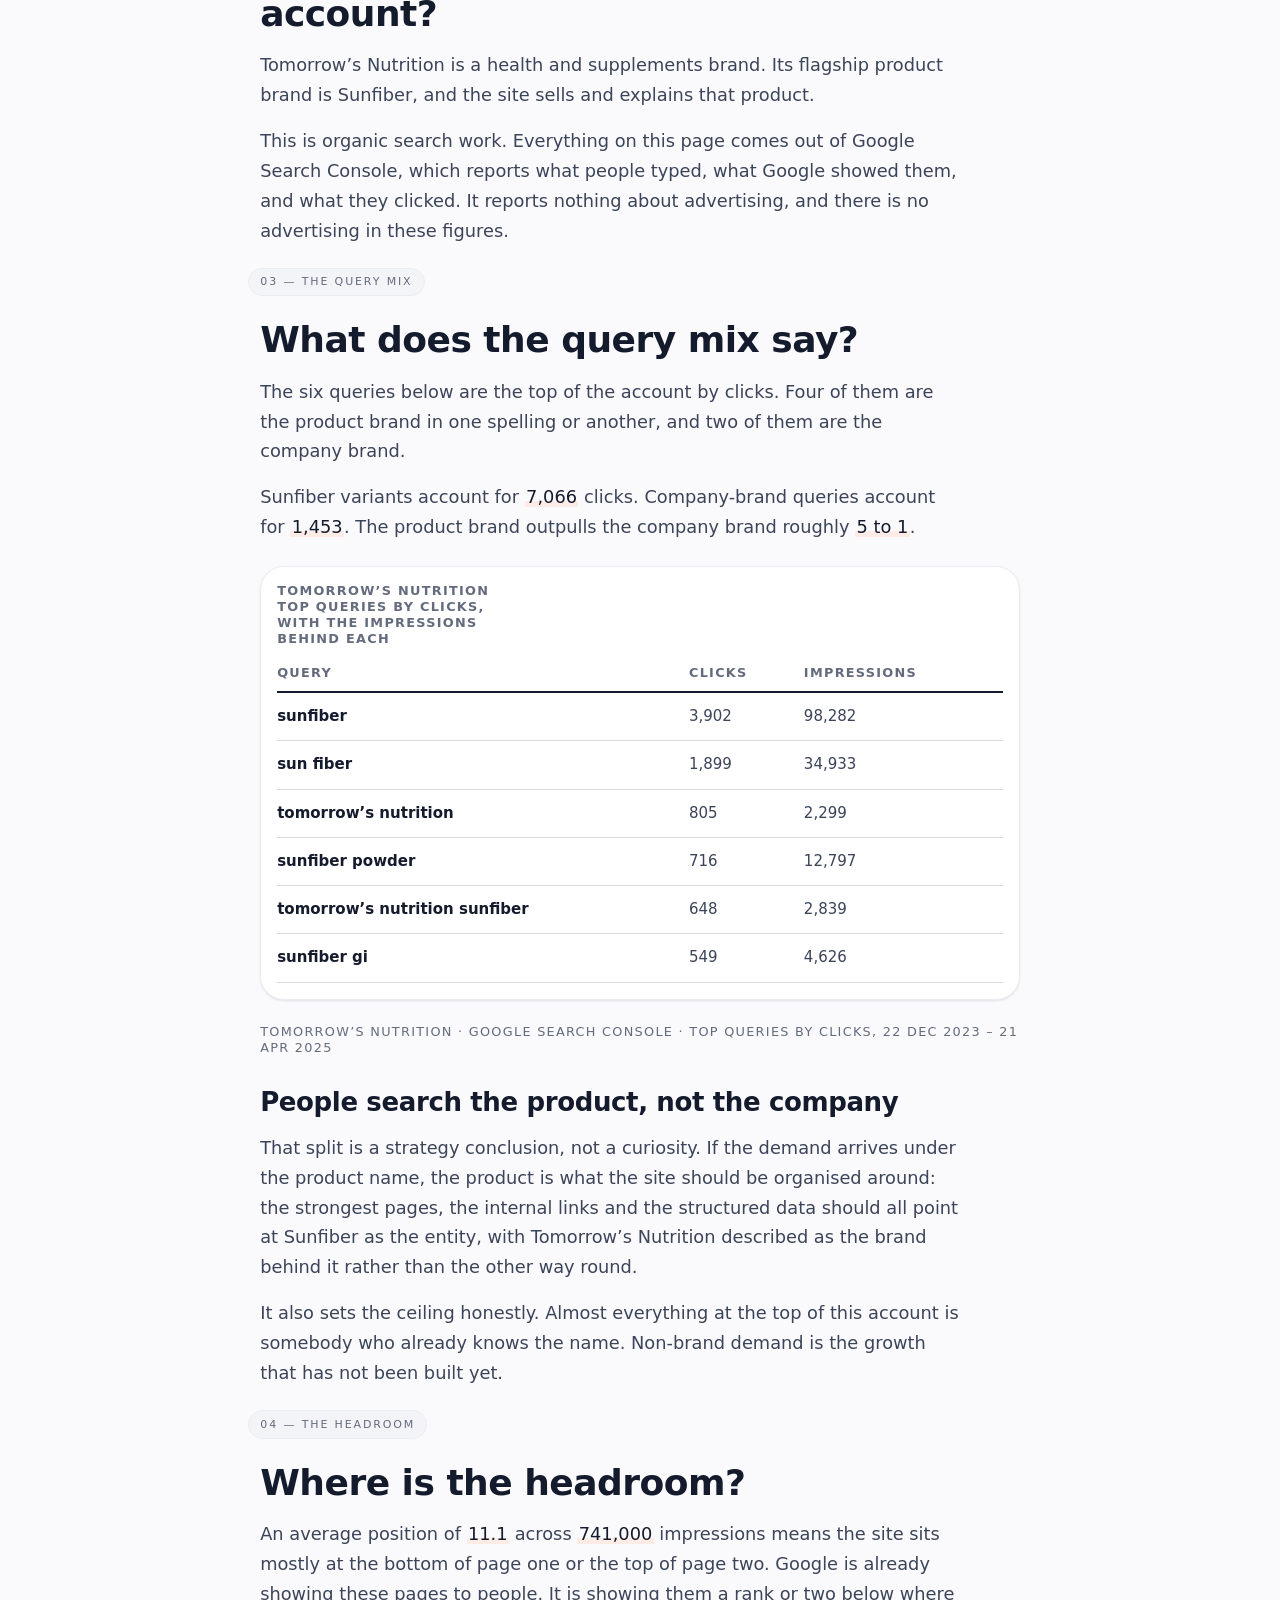
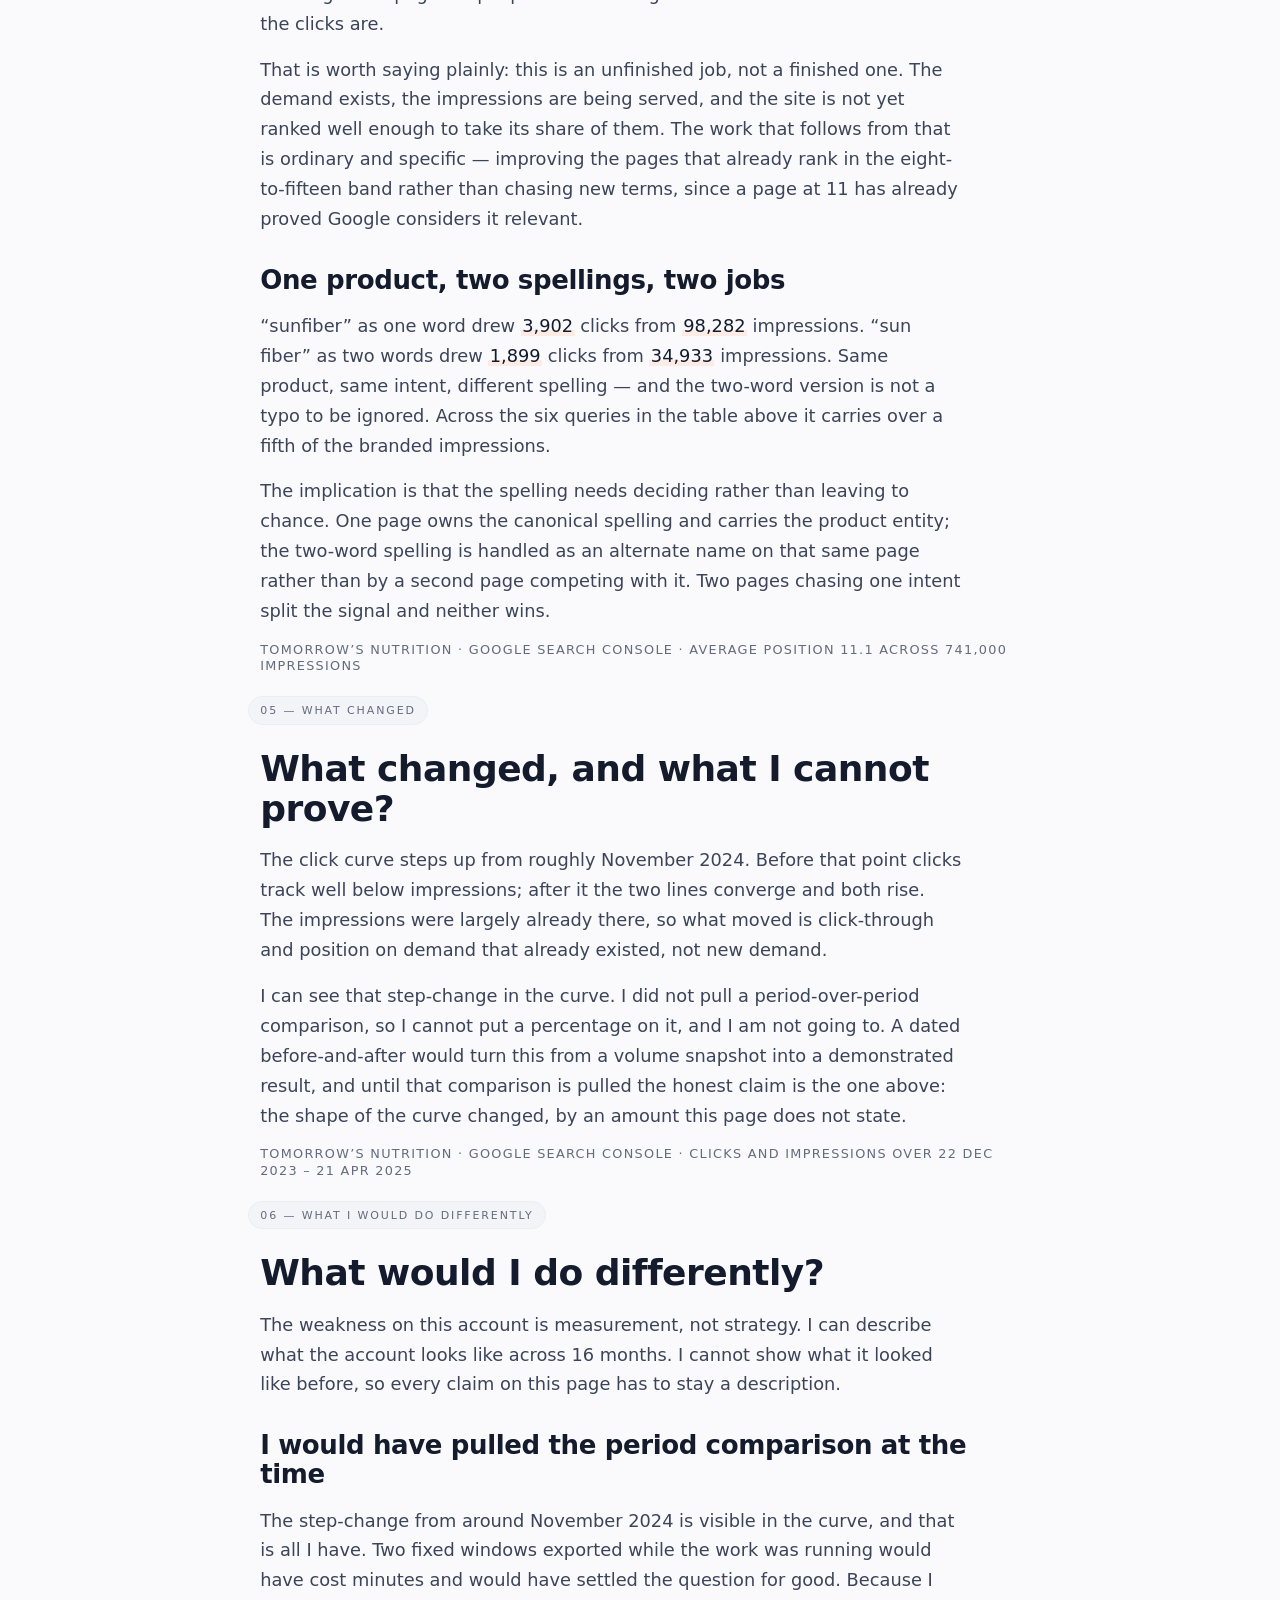
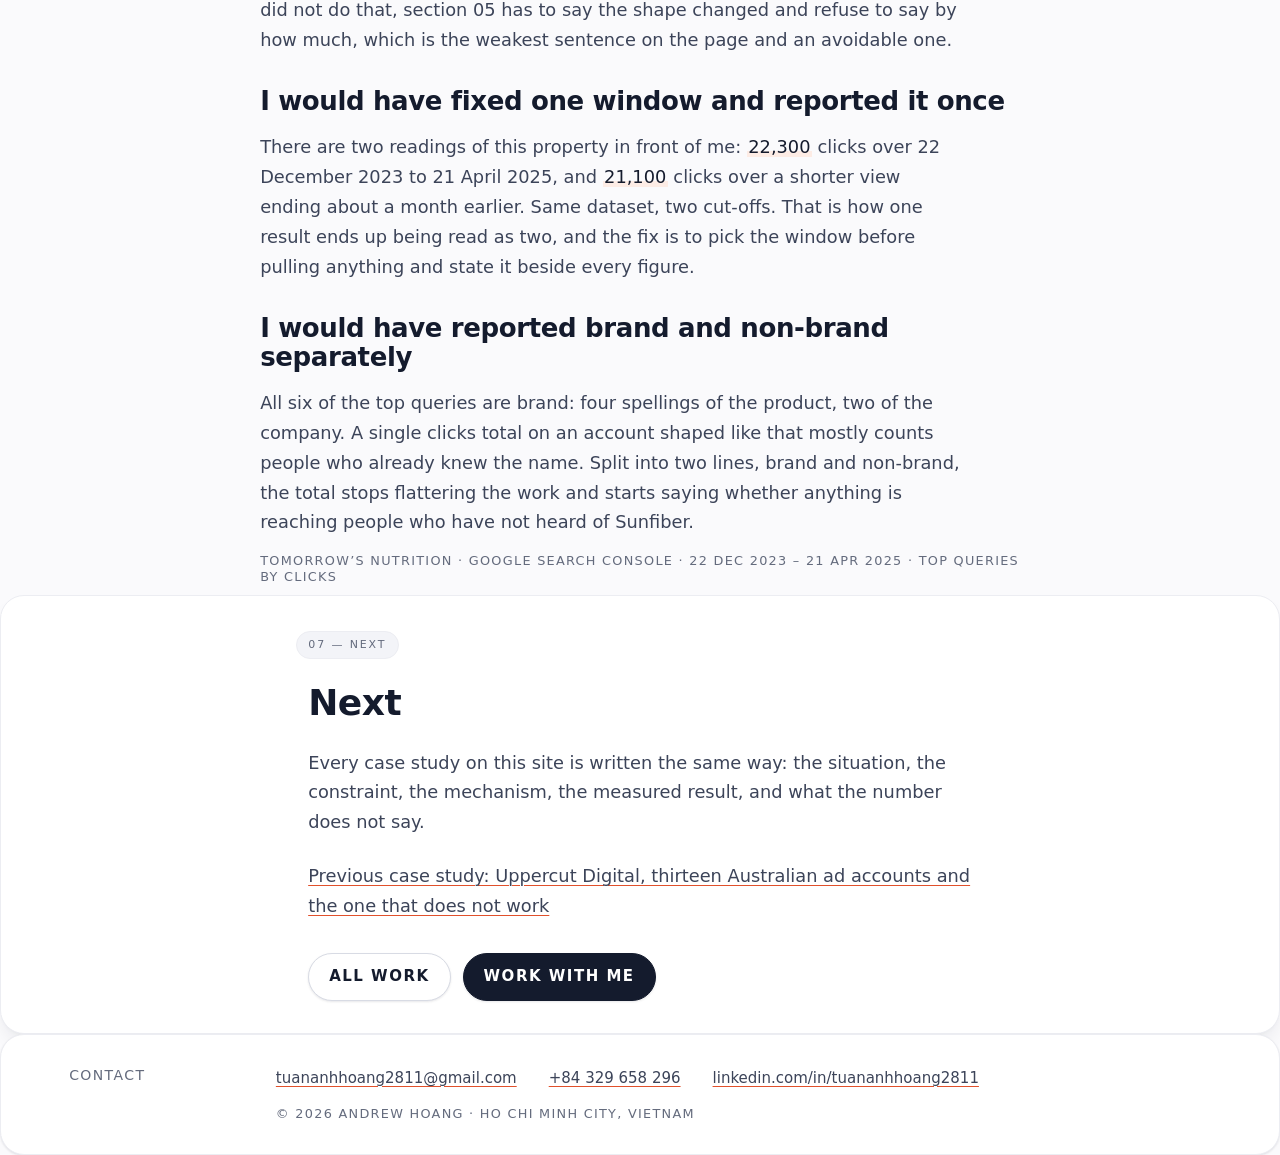
<file: work/tomorrow-nutrition.html>
<!DOCTYPE html>
<html lang="en">
<head>
<meta charset="utf-8">
<meta name="viewport" content="width=device-width, initial-scale=1">

<!-- Theme, before first paint. Tiny, and it cannot throw: localStorage
     raises in private mode, so both the read and the parse sit in try/catch.
     The `js` class is set here too so the reveal transitions never paint
     content and then hide it; without JS the class is absent and every
     .reveal rule is inert. -->
<script>try{var t=localStorage.getItem("ah-theme");if(t==="dark"||t==="light")document.documentElement.setAttribute("data-theme",t)}catch(e){}document.documentElement.classList.add("js");</script>

<title>Tomorrow&rsquo;s Nutrition — Andrew Hoang</title>
<meta name="description" content="Organic search on a supplements brand: 22.3K clicks and 741K impressions over about 16 months, at an average position of 11.1 — with the headroom named.">
<meta name="author" content="Andrew Hoang">
<!-- STAGING: site is hidden from search engines. Run ./go-live.sh to reverse. -->
<meta name="robots" content="noindex, nofollow">
<meta name="theme-color" content="#FBFAF7" media="(prefers-color-scheme: light)">
<meta name="theme-color" content="#191712" media="(prefers-color-scheme: dark)">

<link rel="canonical" href="https://REPLACE-WITH-YOUR-DOMAIN/work/tomorrow-nutrition.html">
<!-- Icons. The .ico answers /favicon.ico and Google's SERP, the SVG
     serves modern browsers at any density, the 192px PNG is the touch
     icon. Relative hrefs only: a leading "/" 404s on a project site. -->
<link rel="icon" href="../favicon.ico" sizes="48x48">
<link rel="icon" href="../icon.svg" type="image/svg+xml" sizes="any">
<link rel="apple-touch-icon" href="../icon-192.png">

<link rel="me" href="https://www.linkedin.com/in/tuananhhoang2811">

<meta property="og:type" content="article">
<meta property="og:site_name" content="Andrew Hoang">
<meta property="og:locale" content="en_US">
<meta property="og:title" content="Tomorrow&rsquo;s Nutrition — Andrew Hoang">
<meta property="og:description" content="Organic search on a supplements brand: 22.3K clicks and 741K impressions over about 16 months, at an average position of 11.1 — with the headroom named.">
<meta property="og:url" content="https://REPLACE-WITH-YOUR-DOMAIN/work/tomorrow-nutrition.html">
<meta property="og:image" content="https://REPLACE-WITH-YOUR-DOMAIN/assets/img/andrew-hoang.png">
<meta property="og:image:type" content="image/png">
<meta property="og:image:width" content="800">
<meta property="og:image:height" content="800">
<meta property="og:image:alt" content="Portrait of Andrew Hoang, SEO, AEO and GEO specialist based in Ho Chi Minh City, Vietnam.">
<meta property="article:author" content="Andrew Hoang">
<meta property="article:section" content="Case Study">
<meta property="article:published_time" content="2026-09-14T00:00:00+07:00">
<meta property="article:modified_time" content="2026-09-14T00:00:00+07:00">

<meta name="twitter:card" content="summary">
<meta name="twitter:title" content="Tomorrow&rsquo;s Nutrition — Andrew Hoang">
<meta name="twitter:description" content="Organic search on a supplements brand: 22.3K clicks and 741K impressions over about 16 months, at an average position of 11.1 — with the headroom named.">
<meta name="twitter:image" content="https://REPLACE-WITH-YOUR-DOMAIN/assets/img/andrew-hoang.png">
<meta name="twitter:image:alt" content="Portrait of Andrew Hoang, SEO, AEO and GEO specialist based in Ho Chi Minh City, Vietnam.">

<link rel="stylesheet" href="../assets/css/site.css">

<script type="application/ld+json">
{
  "@context": "https://schema.org",
  "@graph": [
    {
      "@type": "Person",
      "@id": "https://REPLACE-WITH-YOUR-DOMAIN/#person",
      "name": "Andrew Hoang",
      "alternateName": ["Hoang Tuan Anh", "Tuan Anh Hoang"],
      "givenName": "Tuan Anh",
      "familyName": "Hoang",
      "jobTitle": "Senior Manager, SEO & Organic Growth",
      "description": "Andrew Hoang is an SEO, AEO, GEO and ASO specialist based in Ho Chi Minh City, Vietnam, with nine years of experience driving organic growth for web and mobile app products.",
      "url": "https://REPLACE-WITH-YOUR-DOMAIN/",
      "mainEntityOfPage": { "@id": "https://REPLACE-WITH-YOUR-DOMAIN/#webpage" },
      "image": { "@id": "https://REPLACE-WITH-YOUR-DOMAIN/#headshot" },
      "email": "mailto:tuananhhoang2811@gmail.com",
      "telephone": "+84329658296",
      "address": {
        "@type": "PostalAddress",
        "addressLocality": "Ho Chi Minh City",
        "addressCountry": "VN"
      },
      "workLocation": {
        "@type": "Place",
        "address": {
          "@type": "PostalAddress",
          "addressLocality": "Ho Chi Minh City",
          "addressCountry": "VN"
        }
      },
      "sameAs": [
        "https://www.linkedin.com/in/tuananhhoang2811"
      ],
      "knowsAbout": [
        "Answer Engine Optimization (AEO)",
        "Generative Engine Optimization (GEO)",
        "Search Engine Optimization",
        "Technical SEO",
        "App Store Optimization (ASO)",
        "Schema and structured data",
        "RAG pipelines",
        "Vector embeddings and semantic search",
        "Query fan-out coverage",
        "Topic clustering",
        "LLM content optimization",
        "AI citation and share-of-voice tracking",
        "Core Web Vitals",
        "Keyword and SERP strategy",
        "Site migrations",
        "International and multi-market SEO",
        "Google Analytics 4",
        "Google Search Console",
        "AppsFlyer web-to-app attribution",
        "BigQuery",
        "Looker Studio",
        "Google Tag Manager",
        "Google Ads (MCC and multi-account management)",
        "Meta Ads (Advantage+ Shopping, dynamic product ads, CBO and ABO)",
        "TikTok Ads",
        "Zalo Ads",
        "Value-based bidding",
        "Budget pacing and run-rate forecasting",
        "Python",
        "SQL"
      ],
      "hasOccupation": { "@id": "https://REPLACE-WITH-YOUR-DOMAIN/#occupation" },
      "alumniOf": { "@id": "https://REPLACE-WITH-YOUR-DOMAIN/#org-hcmc-open-university" },
      "worksFor": [
        {
          "@type": "OrganizationRole",
          "roleName": "Senior Manager, SEO & Organic Growth",
          "startDate": "2026-03",
          "worksFor": { "@id": "https://REPLACE-WITH-YOUR-DOMAIN/#org-elsa-speak" }
        },
        {
          "@type": "OrganizationRole",
          "roleName": "SEO Lead & Email Marketing Specialist",
          "startDate": "2025-09",
          "worksFor": { "@id": "https://REPLACE-WITH-YOUR-DOMAIN/#org-lumetest" }
        },
        {
          "@type": "OrganizationRole",
          "roleName": "SEO Consultant",
          "startDate": "2026-08",
          "worksFor": { "@type": "Organization", "name": "Concentrix" }
        }
      ],
      "hasCredential": [
        {
          "@type": "EducationalOccupationalCredential",
          "name": "Technical SEO & SEO Manager",
          "credentialCategory": "certificate",
          "recognizedBy": { "@type": "Organization", "name": "Blue Array" }
        },
        {
          "@type": "EducationalOccupationalCredential",
          "name": "Google Ads Search",
          "credentialCategory": "certificate",
          "recognizedBy": { "@type": "Organization", "name": "Google" }
        },
        {
          "@type": "EducationalOccupationalCredential",
          "name": "Digital Marketing",
          "credentialCategory": "certificate",
          "recognizedBy": { "@type": "Organization", "name": "HubSpot" }
        },
        {
          "@type": "EducationalOccupationalCredential",
          "name": "Data Analysis Masterclass",
          "credentialCategory": "certificate",
          "recognizedBy": { "@type": "Organization", "name": "Udemy" }
        },
        {
          "@type": "EducationalOccupationalCredential",
          "name": "Data Science",
          "credentialCategory": "certificate",
          "recognizedBy": { "@type": "Organization", "name": "DataCamp" }
        }
      ]
    },
    {
      "@type": "Occupation",
      "@id": "https://REPLACE-WITH-YOUR-DOMAIN/#occupation",
      "name": "SEO, AEO and GEO Specialist",
      "occupationalCategory": {
        "@type": "CategoryCode",
        "codeValue": "13-1161.01",
        "name": "Search Marketing Strategists",
        "inCodeSet": {
          "@type": "CategoryCodeSet",
          "name": "O*NET-SOC",
          "url": "https://www.onetonline.org/"
        }
      },
      "skills": "Technical SEO, Answer Engine Optimization, Generative Engine Optimization, App Store Optimization, schema and structured data, RAG pipelines, vector embeddings, GA4, Google Search Console, AppsFlyer, BigQuery, Google Ads, Meta Ads, TikTok Ads, Zalo Ads, value-based bidding, budget pacing and forecasting, Python, SQL",
      "responsibilities": "Owning SEO, AEO and ASO strategy across multiple markets with app installs and organic revenue as core KPIs."
    },
    {
      "@type": "ImageObject",
      "@id": "https://REPLACE-WITH-YOUR-DOMAIN/#headshot",
      "url": "https://REPLACE-WITH-YOUR-DOMAIN/assets/img/andrew-hoang.png",
      "contentUrl": "https://REPLACE-WITH-YOUR-DOMAIN/assets/img/andrew-hoang.png",
      "width": 800,
      "height": 800,
      "caption": "Andrew Hoang, SEO, AEO and GEO specialist based in Ho Chi Minh City, Vietnam"
    },
    {
      "@type": "WebSite",
      "@id": "https://REPLACE-WITH-YOUR-DOMAIN/#website",
      "url": "https://REPLACE-WITH-YOUR-DOMAIN/",
      "name": "Andrew Hoang",
      "alternateName": "Andrew Hoang — SEO, AEO & GEO",
      "description": "Portfolio, case studies and resume of Andrew Hoang, an SEO, AEO, GEO and ASO specialist in Ho Chi Minh City, Vietnam.",
      "inLanguage": "en",
      "publisher": { "@id": "https://REPLACE-WITH-YOUR-DOMAIN/#person" },
      "author": { "@id": "https://REPLACE-WITH-YOUR-DOMAIN/#person" },
      "copyrightHolder": { "@id": "https://REPLACE-WITH-YOUR-DOMAIN/#person" },
      "copyrightYear": 2026
    },
    {
      "@type": "Organization",
      "@id": "https://REPLACE-WITH-YOUR-DOMAIN/#org-elsa-speak",
      "name": "ELSA Speak"
    },
    {
      "@type": "Organization",
      "@id": "https://REPLACE-WITH-YOUR-DOMAIN/#org-uppercut",
      "name": "Uppercut Digital",
      "address": { "@type": "PostalAddress", "addressCountry": "AU" }
    },
    {
      "@type": "Organization",
      "@id": "https://REPLACE-WITH-YOUR-DOMAIN/#org-lumetest",
      "name": "LUMEtest",
      "alternateName": "Lume"
    },
    {
      "@type": "Organization",
      "@id": "https://REPLACE-WITH-YOUR-DOMAIN/#org-pte-magic",
      "name": "PTE Magic"
    },
    {
      "@type": "Organization",
      "@id": "https://REPLACE-WITH-YOUR-DOMAIN/#org-mindful-organization",
      "name": "Mindful Organization"
    },
    {
      "@type": "Organization",
      "@id": "https://REPLACE-WITH-YOUR-DOMAIN/#org-phibious",
      "name": "Phibious"
    },
    {
      "@type": "Organization",
      "@id": "https://REPLACE-WITH-YOUR-DOMAIN/#org-hellobacsi",
      "name": "Hello Health Group",
      "alternateName": "Hellobacsi",
      "url": "https://hellobacsi.com/"
    },
    {
      "@type": "CollegeOrUniversity",
      "@id": "https://REPLACE-WITH-YOUR-DOMAIN/#org-hcmc-open-university",
      "name": "Ho Chi Minh City Open University"
    },
    {
      "@type": "WebPage",
      "@id": "https://REPLACE-WITH-YOUR-DOMAIN/work/tomorrow-nutrition.html#webpage",
      "url": "https://REPLACE-WITH-YOUR-DOMAIN/work/tomorrow-nutrition.html",
      "name": "Tomorrow's Nutrition — Andrew Hoang",
      "description": "Organic search on a health supplements brand: 22,300 clicks and 741,000 impressions over about 16 months, at an average position of 11.1.",
      "isPartOf": { "@id": "https://REPLACE-WITH-YOUR-DOMAIN/#website" },
      "primaryImageOfPage": { "@id": "https://REPLACE-WITH-YOUR-DOMAIN/#headshot" },
      "breadcrumb": { "@id": "https://REPLACE-WITH-YOUR-DOMAIN/work/tomorrow-nutrition.html#breadcrumb" },
      "inLanguage": "en",
      "datePublished": "2026-09-14",
      "dateModified": "2026-10-28"
    },
    {
      "@type": "Article",
      "@id": "https://REPLACE-WITH-YOUR-DOMAIN/work/tomorrow-nutrition.html#article",
      "isPartOf": { "@id": "https://REPLACE-WITH-YOUR-DOMAIN/work/tomorrow-nutrition.html#webpage" },
      "mainEntityOfPage": { "@id": "https://REPLACE-WITH-YOUR-DOMAIN/work/tomorrow-nutrition.html#webpage" },
      "headline": "Tomorrow's Nutrition: 22,300 organic clicks on a supplements brand, and an average position that says the job is unfinished",
      "description": "Google Search Console for Tomorrow's Nutrition across about 16 months, 22 December 2023 to 21 April 2025: 22,300 clicks, 741,000 impressions, 3% average CTR and average position 11.1. The product brand Sunfiber outpulls the company brand roughly 5 to 1 on clicks. The click curve steps up from around November 2024, but no period-over-period comparison was pulled, so no percentage lift is claimed.",
      "articleSection": "Case Study",
      "keywords": "organic search, Google Search Console, product brand versus company brand, health supplements SEO, Sunfiber, Tomorrow's Nutrition, average position, branded query mix",
      "author": { "@id": "https://REPLACE-WITH-YOUR-DOMAIN/#person" },
      "publisher": { "@id": "https://REPLACE-WITH-YOUR-DOMAIN/#person" },
      "creator": { "@id": "https://REPLACE-WITH-YOUR-DOMAIN/#person" },
      "about": { "@type": "Organization", "name": "Tomorrow's Nutrition" },
      "mentions": [
        { "@type": "Organization", "name": "Tomorrow's Nutrition" },
        { "@type": "Brand", "name": "Sunfiber" }
      ],
      "image": { "@id": "https://REPLACE-WITH-YOUR-DOMAIN/#headshot" },
      "inLanguage": "en",
      "datePublished": "2026-09-14",
      "dateModified": "2026-10-28"
    },
    {
      "@type": "BreadcrumbList",
      "@id": "https://REPLACE-WITH-YOUR-DOMAIN/work/tomorrow-nutrition.html#breadcrumb",
      "itemListElement": [
        { "@type": "ListItem", "position": 1, "name": "Home", "item": "https://REPLACE-WITH-YOUR-DOMAIN/" },
        { "@type": "ListItem", "position": 2, "name": "Work", "item": "https://REPLACE-WITH-YOUR-DOMAIN/work/index.html" },
        { "@type": "ListItem", "position": 3, "name": "Tomorrow's Nutrition" }
      ]
    }
  ]
}
</script>
</head>
<body>

<a class="c-skip" href="#main">Skip to main content</a>

<!-- ============================================================
     SITE HEADER — folio strip + masthead. Replicated verbatim on
     every page; only aria-current and the ../ depth change.
     Not sticky, by design. The nav wraps; there is no hamburger.
     ============================================================ -->
<header class="c-head">
  <div class="shell">
    <p class="c-head__folio">
      <span>Ho Chi Minh City, Vietnam · UTC+7</span>
      <span>SEO · AEO / GEO · ASO</span>
    </p>
    <div class="c-head__bar">
      <a class="c-head__mark" href="../index.html">Andrew Hoang</a>
      <nav class="c-nav" aria-label="Primary">
        <ul class="c-nav__list">
          <li><a href="../index.html">Home</a></li>
          <li><a href="index.html" aria-current="page">Work</a></li>
          <li><a href="../about.html">About</a></li>
          <li><a href="../services.html">Services</a></li>
          <li><a href="../contact.html">Contact</a></li>
        </ul>
      </nav>
      <button class="c-theme" type="button" aria-pressed="false" aria-label="Switch to dark theme">
        <span class="c-theme__track" aria-hidden="true"><span class="c-theme__knob"></span></span>
        <span class="c-theme__text" aria-hidden="true">Dark</span>
      </button>
    </div>
  </div>
</header>

<main id="main" tabindex="-1">

  <nav class="c-crumbs shell shell--narrow" aria-label="Breadcrumb">
    <ol>
      <li><a href="../index.html">Home</a></li>
      <li><a href="index.html">Work</a></li>
      <!-- The nav's Work link already carries aria-current="page"; the terminal
           crumb stays a plain span so only one element announces as current. -->
      <li><span>Tomorrow&rsquo;s Nutrition</span></li>
    </ol>
  </nav>

  <!-- ==========================================================
       00 — CASE HERO  ·  the only h1 on the page
       ========================================================== -->
  <header class="c-case-hero shell shell--narrow">
    <p class="label">Case note · 07</p>
    <!-- The monogram is a neutral typographic mark, not a client logo, and it
         is decorative: aria-hidden, and the client name is in the h1 itself.
         .c-markrow is a flex row, so it wraps the mark and the heading in a
         div — a span cannot legally contain an h1. -->
    <div class="c-markrow">
      <span class="c-mark c-mark--lg c-mark--img" aria-hidden="true"><img src="../assets/img/clients/tomorrow-nutrition.png" width="160" height="160" alt="" loading="lazy" decoding="async"></span>
      <h1>Tomorrow&rsquo;s Nutrition: 22,300 organic clicks on a supplements brand, and an average position that says the job is unfinished</h1>
    </div>
    <p class="dateline">Measured Dec 2023 – Apr 2025 · Freelance · Health &amp; supplements · Organic search</p>
    <p class="dek">A health supplements brand whose product name does more search work than its company name. This page reports what Google Search Console shows across about 16 months, and is straight about what it does not show.</p>
  </header>

  <!-- ==========================================================
       01 — AT A GLANCE  ·  three figure cells, full-measure shell.
       The figures bar sits in the wide .shell, not shell--narrow:
       at 4-up a 128px figure does not fit a 52rem column.
       ========================================================== -->
  <section class="section" id="results" aria-labelledby="what-the-search-console-data-shows">
    <div class="shell">
      <div class="section__open">
      <div class="section__rule"></div>
      <p class="section__folio">01 — At a glance</p>
      <h2 id="what-the-search-console-data-shows" class="section__head">What does the Tomorrow&rsquo;s Nutrition organic search data show?</h2>
      </div>
      <p class="prose u-mt-sm">Across about 16 months, from 22 December 2023 to 21 April 2025, Tomorrow&rsquo;s Nutrition recorded <b class="fig">22,300</b> organic clicks from <b class="fig">741,000</b> impressions, at an average CTR of <b class="fig">3%</b> and an average position of <b class="fig">11.1</b>. That is real volume for a small supplements brand. It is also a position that leaves most of those impressions unconverted, and this page treats that as the finding rather than hiding it under the click total.</p>

      <!-- Every cell carries its source line. A cell without one cannot ship. -->
      <ul class="c-metrics">
        <li class="c-metric reveal" style="--i:0">
          <p class="figure figure--long">22.3K</p>
          <p class="label">Organic clicks</p>
          <p class="source">Tomorrow&rsquo;s Nutrition · Google Search Console · 22 Dec 2023 – 21 Apr 2025</p>
        </li>
        <li class="c-metric reveal" style="--i:1">
          <p class="figure figure--long">741K</p>
          <p class="label">Organic impressions</p>
          <p class="source">Tomorrow&rsquo;s Nutrition · Google Search Console · 22 Dec 2023 – 21 Apr 2025</p>
        </li>
        <li class="c-metric reveal" style="--i:2">
          <p class="figure figure--long">11.1</p>
          <p class="label">Average position, across the same window</p>
          <p class="source">Tomorrow&rsquo;s Nutrition · Google Search Console · 22 Dec 2023 – 21 Apr 2025</p>
        </li>
      </ul>

      <p class="c-tags u-mt-md">Sector: health and supplements · Product brand: Sunfiber · Channel: organic search · Window: 22 December 2023 – 21 April 2025, about 16 months · Source: Google Search Console</p>
    </div>
  </section>

  <!-- ==========================================================
       02 — THE ACCOUNT
       ========================================================== -->
  <section class="section" aria-labelledby="what-the-account-is">
    <div class="shell shell--narrow">
      <div class="section__open">
      <div class="section__rule"></div>
      <p class="section__folio">02 — The account</p>
      <h2 id="what-the-account-is" class="section__head">What is the Tomorrow&rsquo;s Nutrition account?</h2>
      </div>
      <div class="prose u-mt-sm">
        <p>Tomorrow&rsquo;s Nutrition is a health and supplements brand. Its flagship product brand is Sunfiber, and the site sells and explains that product.</p>
        <p>This is organic search work. Everything on this page comes out of Google Search Console, which reports what people typed, what Google showed them, and what they clicked. It reports nothing about advertising, and there is no advertising in these figures.</p>
      </div>
    </div>
  </section>

  <!-- ==========================================================
       03 — THE QUERY MIX  ·  the six top queries in a real table
       ========================================================== -->
  <section class="section" aria-labelledby="what-the-query-mix-says">
    <div class="shell shell--narrow">
      <div class="section__open">
      <div class="section__rule"></div>
      <p class="section__folio">03 — The query mix</p>
      <h2 id="what-the-query-mix-says" class="section__head">What does the query mix say?</h2>
      </div>
      <div class="prose u-mt-sm">
        <p>The six queries below are the top of the account by clicks. Four of them are the product brand in one spelling or another, and two of them are the company brand.</p>
        <p>Sunfiber variants account for <b class="fig">7,066</b> clicks. Company-brand queries account for <b class="fig">1,453</b>. The product brand outpulls the company brand roughly <b class="fig">5 to 1</b>.</p>
      </div>

      <!-- Same markup at every width; below 48rem it reflows to stacked
           records. The explicit ARIA roles are what keep it a table in
           the a11y tree once display changes. -->
      <div class="c-table-wrap" tabindex="0" role="region" aria-labelledby="queries-cap">
        <table class="c-table" role="table" aria-labelledby="queries-cap">
          <caption id="queries-cap" class="label">Tomorrow&rsquo;s Nutrition top queries by clicks, with the impressions behind each</caption>
          <thead role="rowgroup">
            <tr role="row">
              <th role="columnheader" scope="col">Query</th>
              <th role="columnheader" scope="col">Clicks</th>
              <th role="columnheader" scope="col">Impressions</th>
            </tr>
          </thead>
          <tbody role="rowgroup">
            <tr role="row">
              <th role="rowheader" scope="row">sunfiber</th>
              <td role="cell"><span class="c-table__lab" aria-hidden="true">Clicks</span><span class="c-table__val">3,902</span></td>
              <td role="cell"><span class="c-table__lab" aria-hidden="true">Impressions</span><span class="c-table__val">98,282</span></td>
            </tr>
            <tr role="row">
              <th role="rowheader" scope="row">sun fiber</th>
              <td role="cell"><span class="c-table__lab" aria-hidden="true">Clicks</span><span class="c-table__val">1,899</span></td>
              <td role="cell"><span class="c-table__lab" aria-hidden="true">Impressions</span><span class="c-table__val">34,933</span></td>
            </tr>
            <tr role="row">
              <th role="rowheader" scope="row">tomorrow&rsquo;s nutrition</th>
              <td role="cell"><span class="c-table__lab" aria-hidden="true">Clicks</span><span class="c-table__val">805</span></td>
              <td role="cell"><span class="c-table__lab" aria-hidden="true">Impressions</span><span class="c-table__val">2,299</span></td>
            </tr>
            <tr role="row">
              <th role="rowheader" scope="row">sunfiber powder</th>
              <td role="cell"><span class="c-table__lab" aria-hidden="true">Clicks</span><span class="c-table__val">716</span></td>
              <td role="cell"><span class="c-table__lab" aria-hidden="true">Impressions</span><span class="c-table__val">12,797</span></td>
            </tr>
            <tr role="row">
              <th role="rowheader" scope="row">tomorrow&rsquo;s nutrition sunfiber</th>
              <td role="cell"><span class="c-table__lab" aria-hidden="true">Clicks</span><span class="c-table__val">648</span></td>
              <td role="cell"><span class="c-table__lab" aria-hidden="true">Impressions</span><span class="c-table__val">2,839</span></td>
            </tr>
            <tr role="row">
              <th role="rowheader" scope="row">sunfiber gi</th>
              <td role="cell"><span class="c-table__lab" aria-hidden="true">Clicks</span><span class="c-table__val">549</span></td>
              <td role="cell"><span class="c-table__lab" aria-hidden="true">Impressions</span><span class="c-table__val">4,626</span></td>
            </tr>
          </tbody>
        </table>
      </div>
      <p class="source u-mt-md">Tomorrow&rsquo;s Nutrition · Google Search Console · top queries by clicks, 22 Dec 2023 – 21 Apr 2025</p>

      <h3 class="u-mt-lg">People search the product, not the company</h3>
      <div class="prose u-mt-sm">
        <p>That split is a strategy conclusion, not a curiosity. If the demand arrives under the product name, the product is what the site should be organised around: the strongest pages, the internal links and the structured data should all point at Sunfiber as the entity, with Tomorrow&rsquo;s Nutrition described as the brand behind it rather than the other way round.</p>
        <p>It also sets the ceiling honestly. Almost everything at the top of this account is somebody who already knows the name. Non-brand demand is the growth that has not been built yet.</p>
      </div>
    </div>
  </section>

  <!-- ==========================================================
       04 — THE HEADROOM
       ========================================================== -->
  <section class="section" aria-labelledby="where-the-headroom-is">
    <div class="shell shell--narrow">
      <div class="section__open">
      <div class="section__rule"></div>
      <p class="section__folio">04 — The headroom</p>
      <h2 id="where-the-headroom-is" class="section__head">Where is the headroom?</h2>
      </div>
      <div class="prose u-mt-sm">
        <p>An average position of <b class="fig">11.1</b> across <b class="fig">741,000</b> impressions means the site sits mostly at the bottom of page one or the top of page two. Google is already showing these pages to people. It is showing them a rank or two below where the clicks are.</p>
        <p>That is worth saying plainly: this is an unfinished job, not a finished one. The demand exists, the impressions are being served, and the site is not yet ranked well enough to take its share of them. The work that follows from that is ordinary and specific — improving the pages that already rank in the eight-to-fifteen band rather than chasing new terms, since a page at 11 has already proved Google considers it relevant.</p>
      </div>

      <h3 class="u-mt-lg">One product, two spellings, two jobs</h3>
      <div class="prose u-mt-sm">
        <p>&ldquo;sunfiber&rdquo; as one word drew <b class="fig">3,902</b> clicks from <b class="fig">98,282</b> impressions. &ldquo;sun fiber&rdquo; as two words drew <b class="fig">1,899</b> clicks from <b class="fig">34,933</b> impressions. Same product, same intent, different spelling — and the two-word version is not a typo to be ignored. Across the six queries in the table above it carries over a fifth of the branded impressions.</p>
        <p>The implication is that the spelling needs deciding rather than leaving to chance. One page owns the canonical spelling and carries the product entity; the two-word spelling is handled as an alternate name on that same page rather than by a second page competing with it. Two pages chasing one intent split the signal and neither wins.</p>
      </div>
      <p class="source u-mt-sm">Tomorrow&rsquo;s Nutrition · Google Search Console · average position 11.1 across 741,000 impressions</p>
    </div>
  </section>

  <!-- ==========================================================
       05 — WHAT CHANGED
       ========================================================== -->
  <section class="section" id="limits" aria-labelledby="what-changed-and-what-i-cannot-prove">
    <div class="shell shell--narrow">
      <div class="section__open">
      <div class="section__rule"></div>
      <p class="section__folio">05 — What changed</p>
      <h2 id="what-changed-and-what-i-cannot-prove" class="section__head">What changed, and what I cannot prove?</h2>
      </div>
      <div class="prose u-mt-sm">
        <p>The click curve steps up from roughly November 2024. Before that point clicks track well below impressions; after it the two lines converge and both rise. The impressions were largely already there, so what moved is click-through and position on demand that already existed, not new demand.</p>
        <p>I can see that step-change in the curve. I did not pull a period-over-period comparison, so I cannot put a percentage on it, and I am not going to. A dated before-and-after would turn this from a volume snapshot into a demonstrated result, and until that comparison is pulled the honest claim is the one above: the shape of the curve changed, by an amount this page does not state.</p>
      </div>
      <p class="source u-mt-sm">Tomorrow&rsquo;s Nutrition · Google Search Console · clicks and impressions over 22 Dec 2023 – 21 Apr 2025</p>
    </div>
  </section>

  <!-- ==========================================================
       06 — WHAT I WOULD DO DIFFERENTLY
       ========================================================== -->
  <section class="section" id="differently" aria-labelledby="what-i-would-do-differently">
    <div class="shell shell--narrow">
      <div class="section__open">
      <div class="section__rule"></div>
      <p class="section__folio">06 — What I would do differently</p>
      <h2 id="what-i-would-do-differently" class="section__head">What would I do differently?</h2>
      </div>
      <div class="prose u-mt-sm">
        <p>The weakness on this account is measurement, not strategy. I can describe what the account looks like across 16 months. I cannot show what it looked like before, so every claim on this page has to stay a description.</p>
      </div>

      <h3 class="u-mt-lg">I would have pulled the period comparison at the time</h3>
      <div class="prose u-mt-sm">
        <p>The step-change from around November 2024 is visible in the curve, and that is all I have. Two fixed windows exported while the work was running would have cost minutes and would have settled the question for good. Because I did not do that, section 05 has to say the shape changed and refuse to say by how much, which is the weakest sentence on the page and an avoidable one.</p>
      </div>

      <h3 class="u-mt-lg">I would have fixed one window and reported it once</h3>
      <div class="prose u-mt-sm">
        <p>There are two readings of this property in front of me: <b class="fig">22,300</b> clicks over 22 December 2023 to 21 April 2025, and <b class="fig">21,100</b> clicks over a shorter view ending about a month earlier. Same dataset, two cut-offs. That is how one result ends up being read as two, and the fix is to pick the window before pulling anything and state it beside every figure.</p>
      </div>

      <h3 class="u-mt-lg">I would have reported brand and non-brand separately</h3>
      <div class="prose u-mt-sm">
        <p>All six of the top queries are brand: four spellings of the product, two of the company. A single clicks total on an account shaped like that mostly counts people who already knew the name. Split into two lines, brand and non-brand, the total stops flattering the work and starts saying whether anything is reaching people who have not heard of Sunfiber.</p>
      </div>
      <p class="source u-mt-sm">Tomorrow&rsquo;s Nutrition · Google Search Console · 22 Dec 2023 – 21 Apr 2025 · top queries by clicks</p>
    </div>
  </section>

    <!-- ==========================================================
       07 — NEXT
       ========================================================== -->
  <section class="section c-contact" aria-labelledby="next">
    <div class="shell shell--narrow">
      <div class="section__open">
      <div class="section__rule"></div>
      <p class="section__folio">07 — Next</p>
      <h2 id="next" class="section__head">Next</h2>
      </div>
      <p class="prose">Every case study on this site is written the same way: the situation, the constraint, the mechanism, the measured result, and what the number does not say.</p>
      <p class="prose u-mt-sm"><a href="uppercut-digital.html">Previous case study: Uppercut Digital, thirteen Australian ad accounts and the one that does not work</a></p>
      <p class="c-actions u-mt-lg">
        <a class="c-btn c-btn--secondary" href="index.html">All work</a>
        <a class="c-btn c-btn--primary" href="../services.html">Work with me</a>
      </p>
    </div>
  </section>

</main>

<!-- ============================================================
     COLOPHON — credentials merged in. Year and dateline are
     hard-coded; never generated with JavaScript.
     ============================================================ -->
<footer class="c-colophon">
  <div class="shell row">
    <p class="row__rail">Contact</p>
    <div>
      <ul class="c-colophon__links">
        <li><a href="mailto:tuananhhoang2811@gmail.com">tuananhhoang2811@gmail.com</a></li>
        <li><a href="tel:+84329658296">+84 329 658 296</a></li>
        <li><a href="https://www.linkedin.com/in/tuananhhoang2811" rel="noopener">linkedin.com/in/tuananhhoang2811</a></li>
      </ul>
      <p class="source">&copy; 2026 Andrew Hoang &middot; Ho Chi Minh City, Vietnam</p>
    </div>
  </div>
</footer>

<script src="../assets/js/site.js" defer></script>
</body>
</html>
</file>
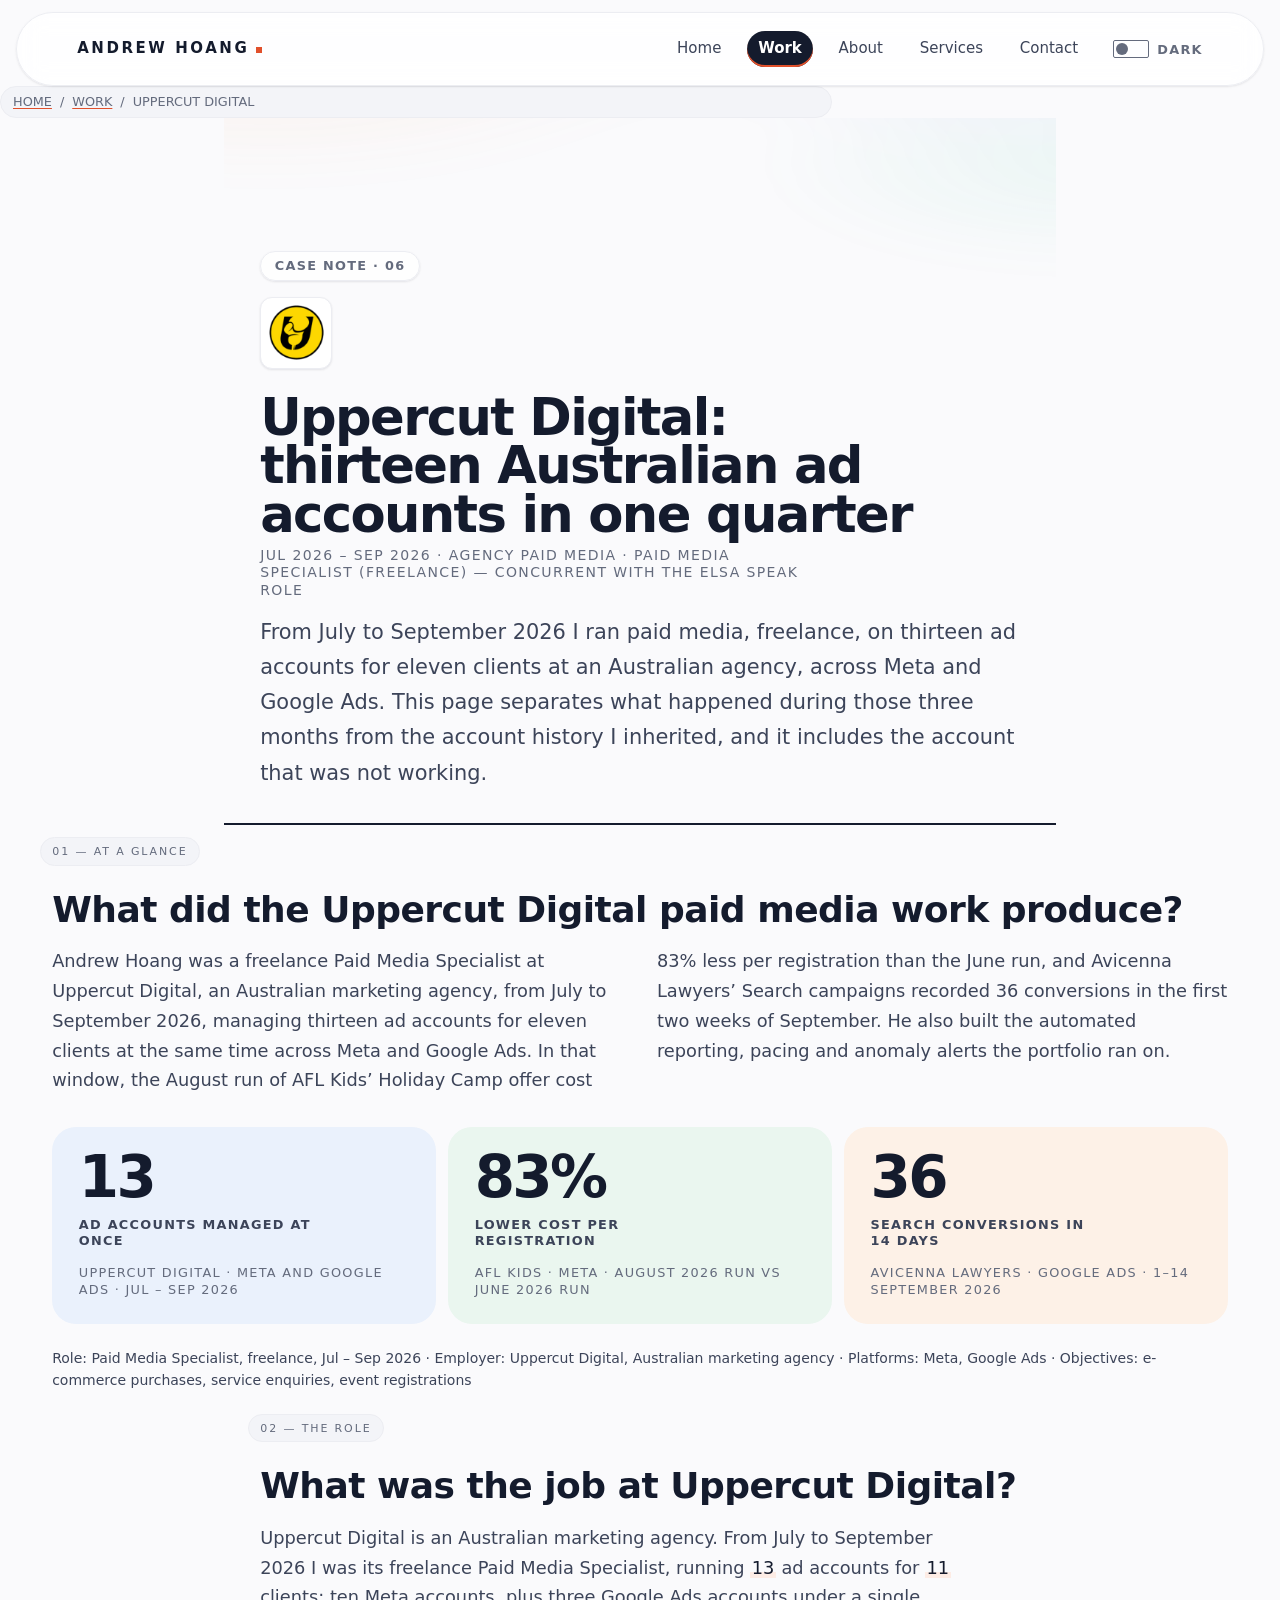
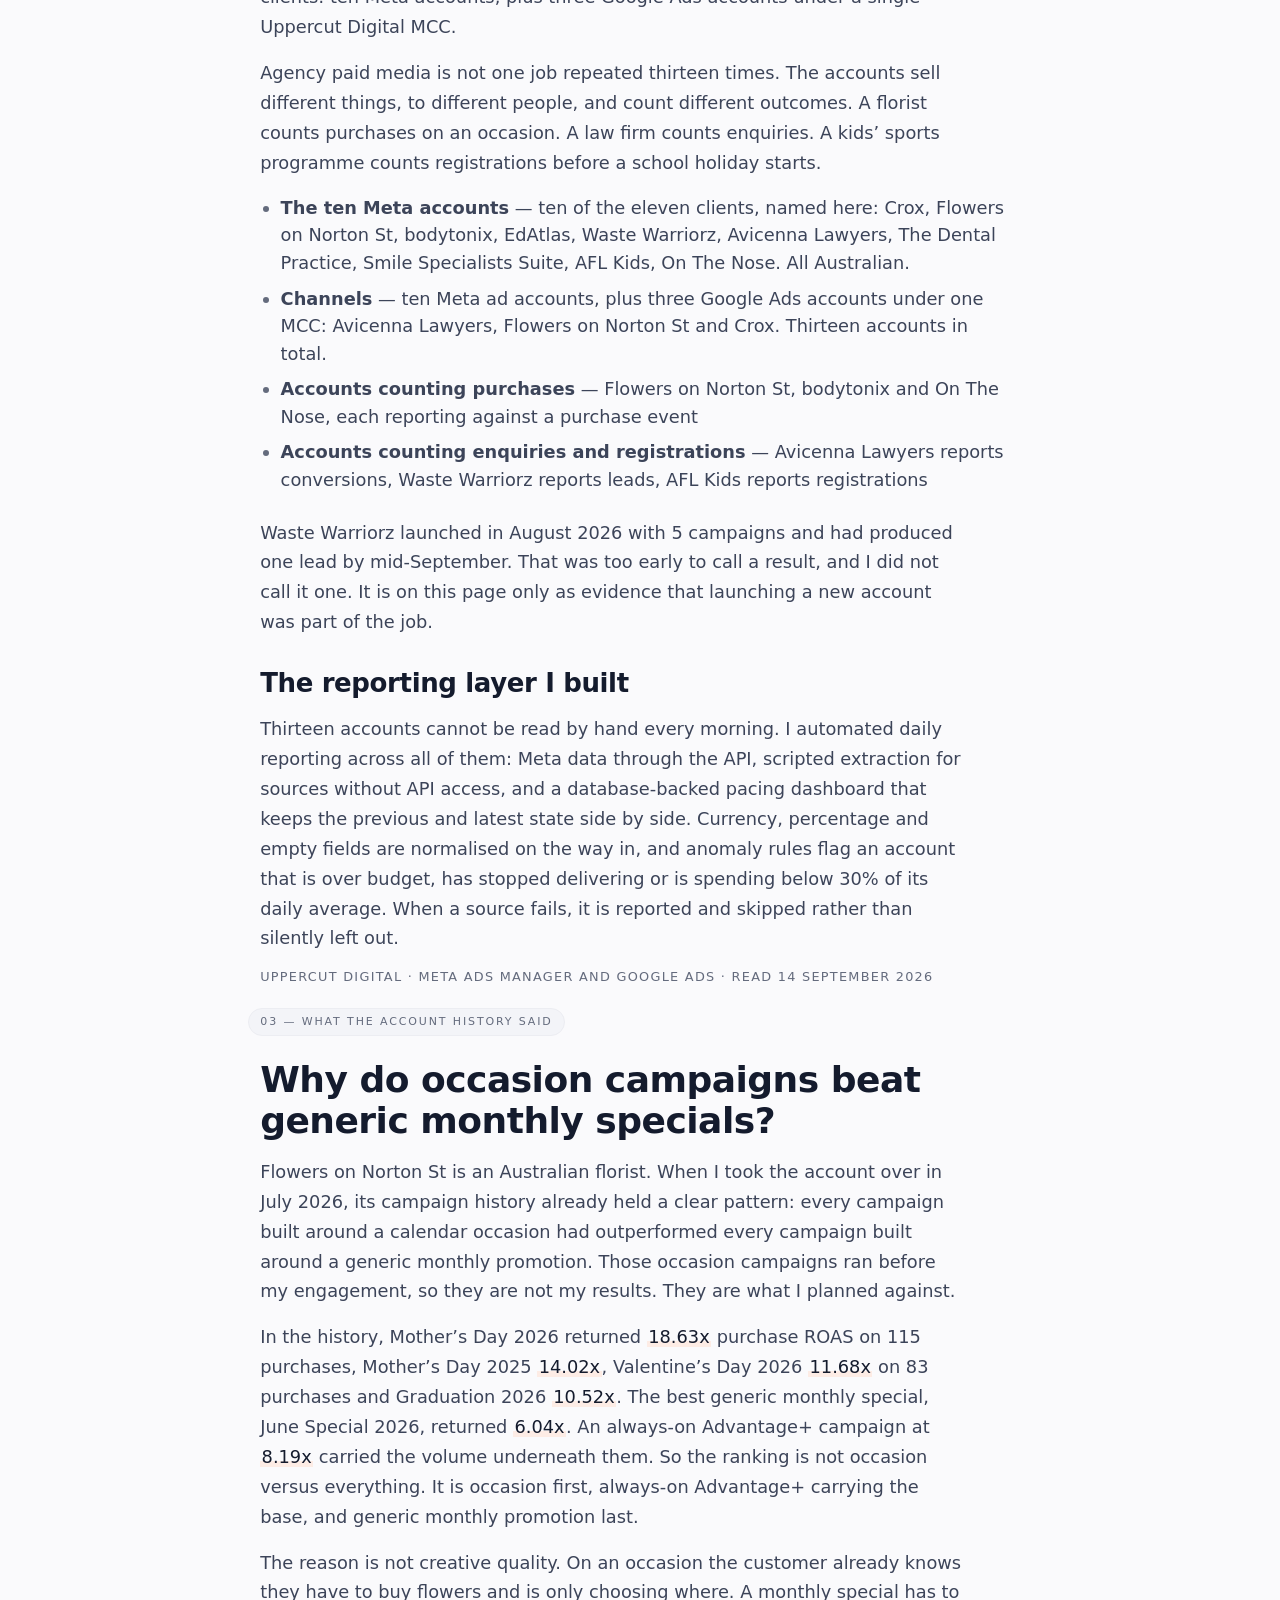
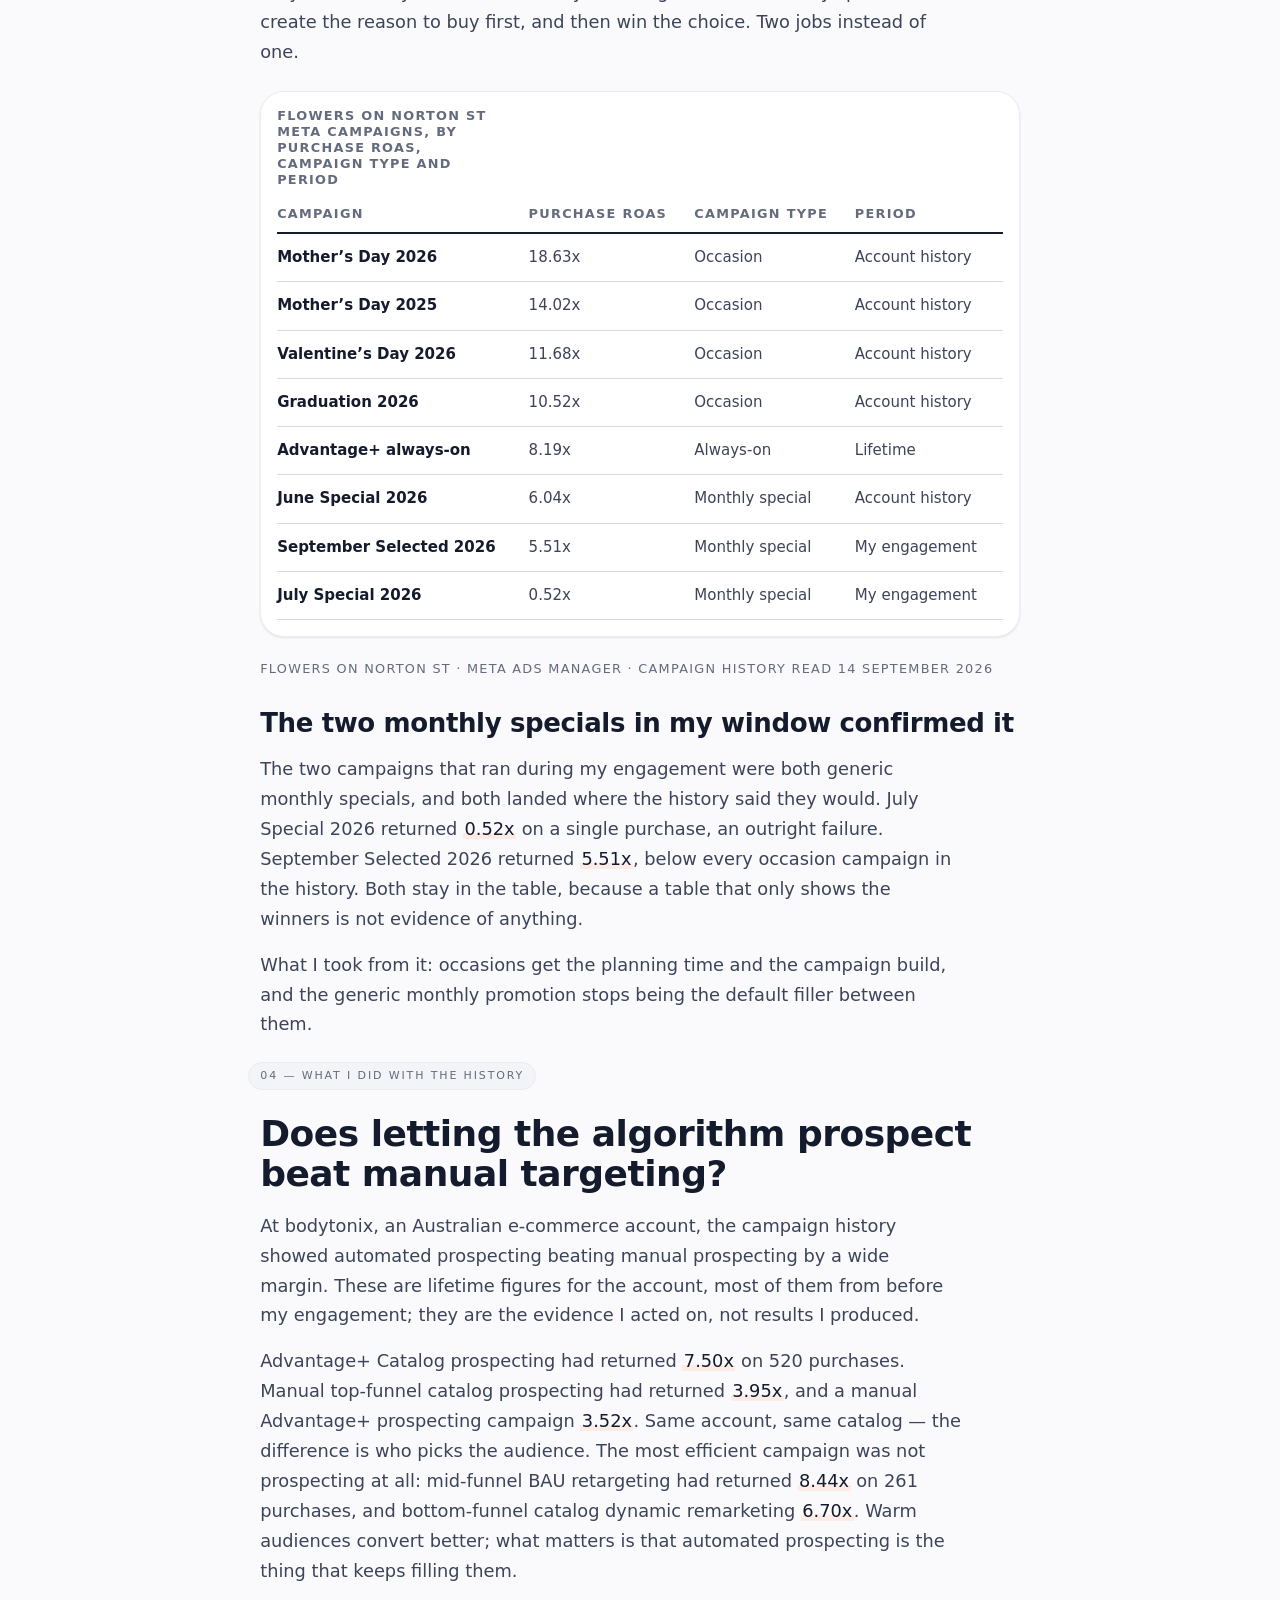
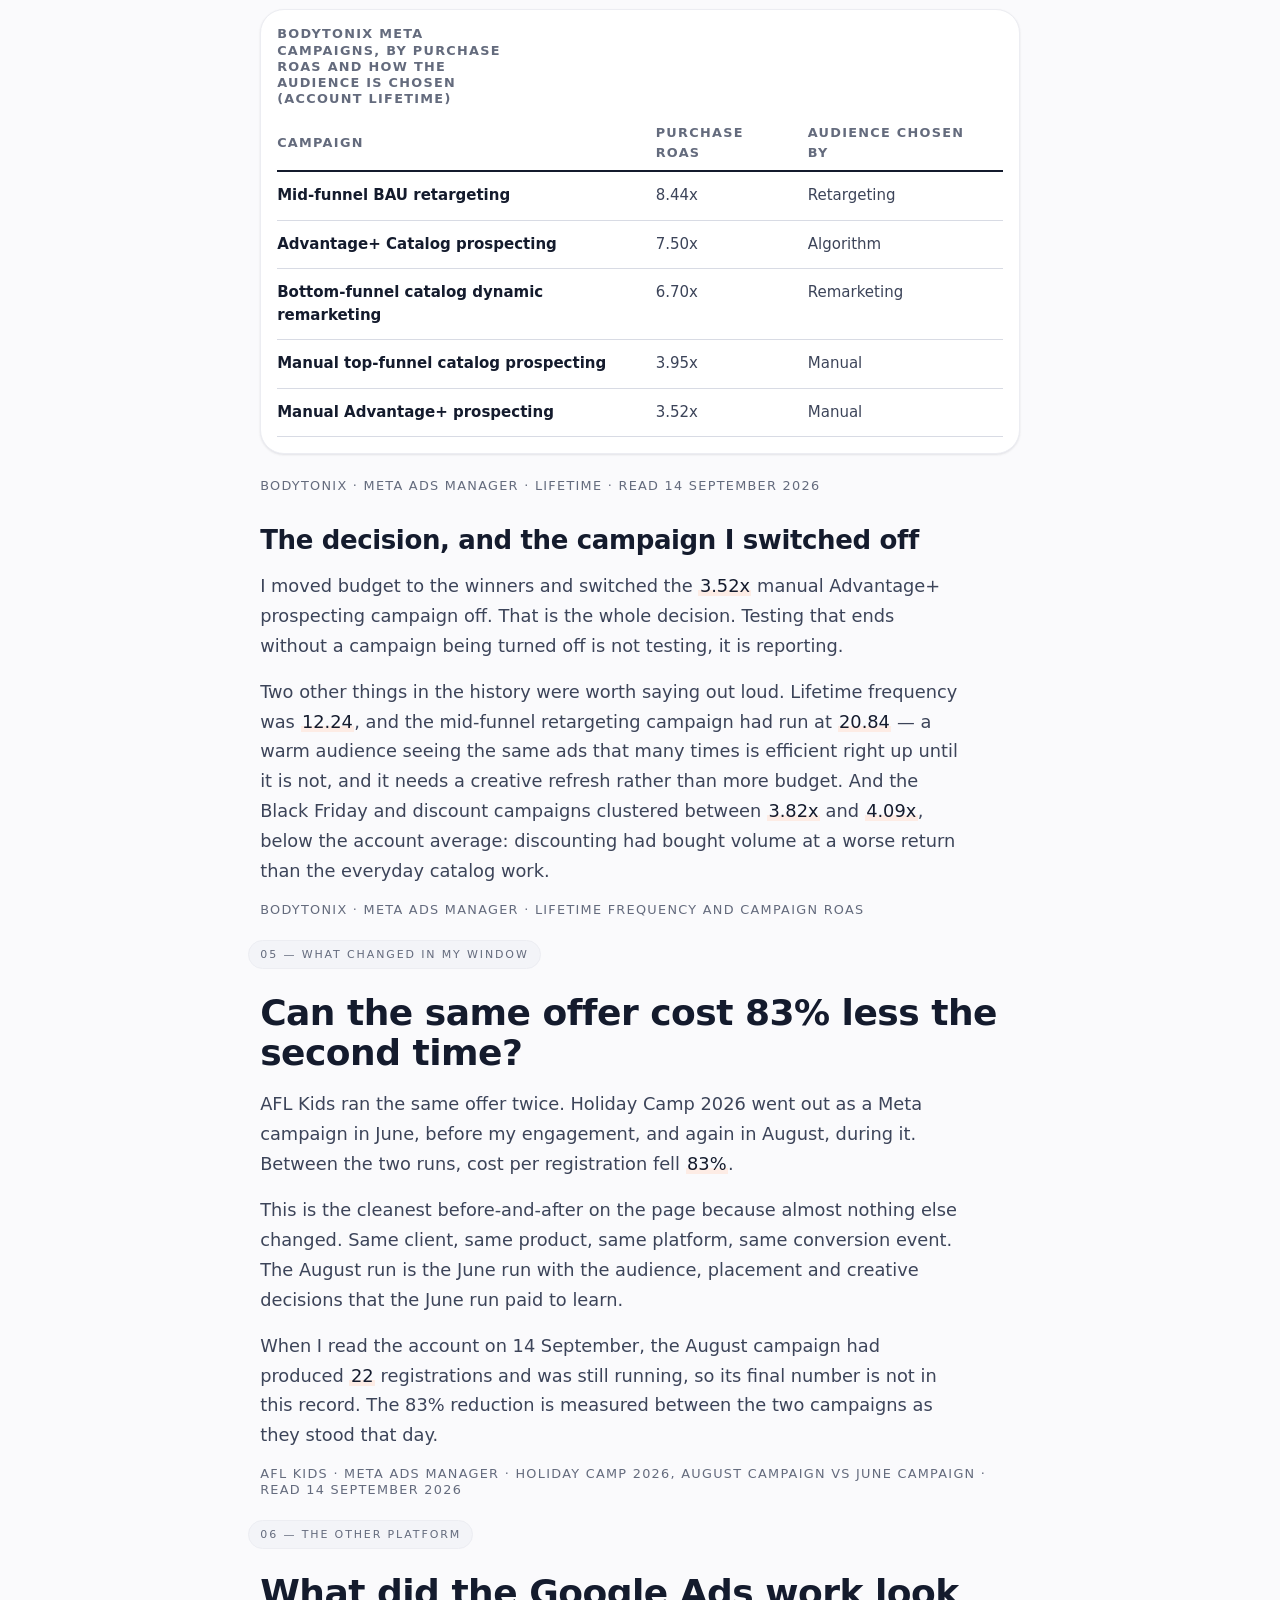
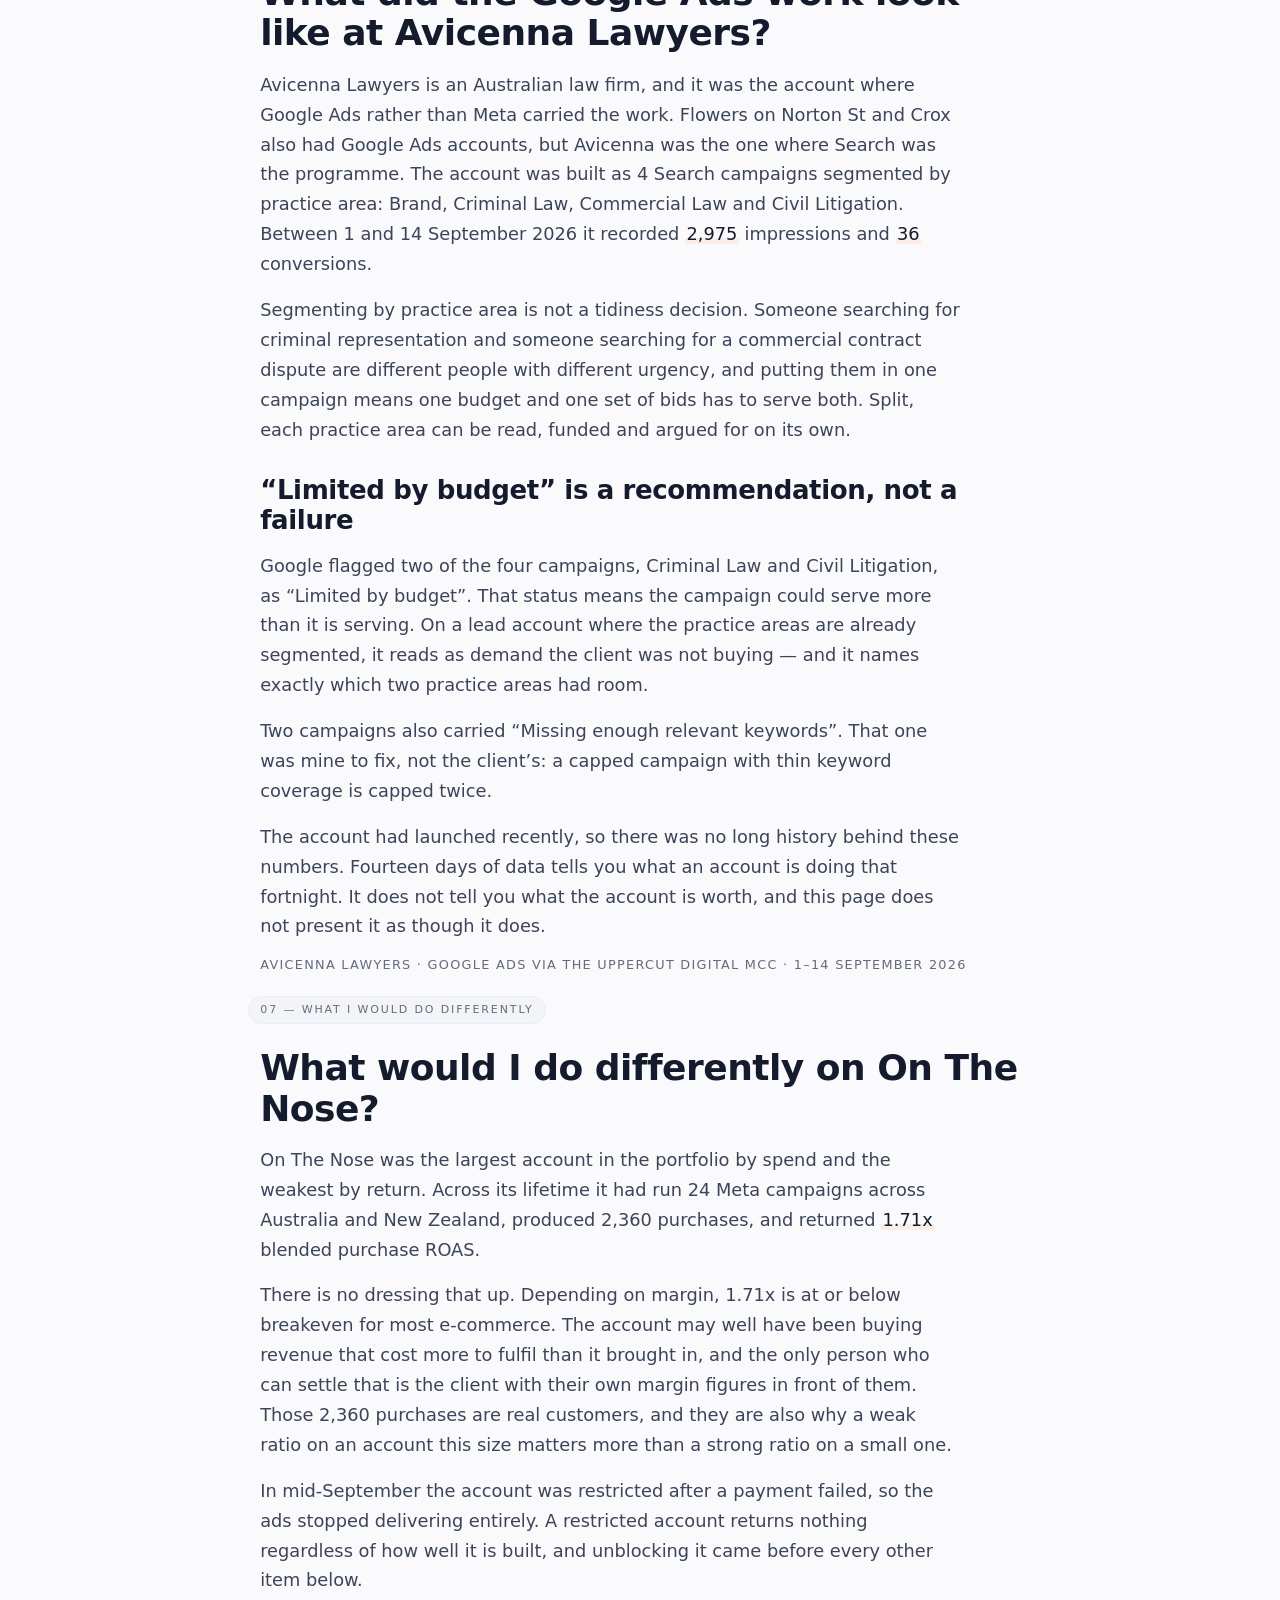
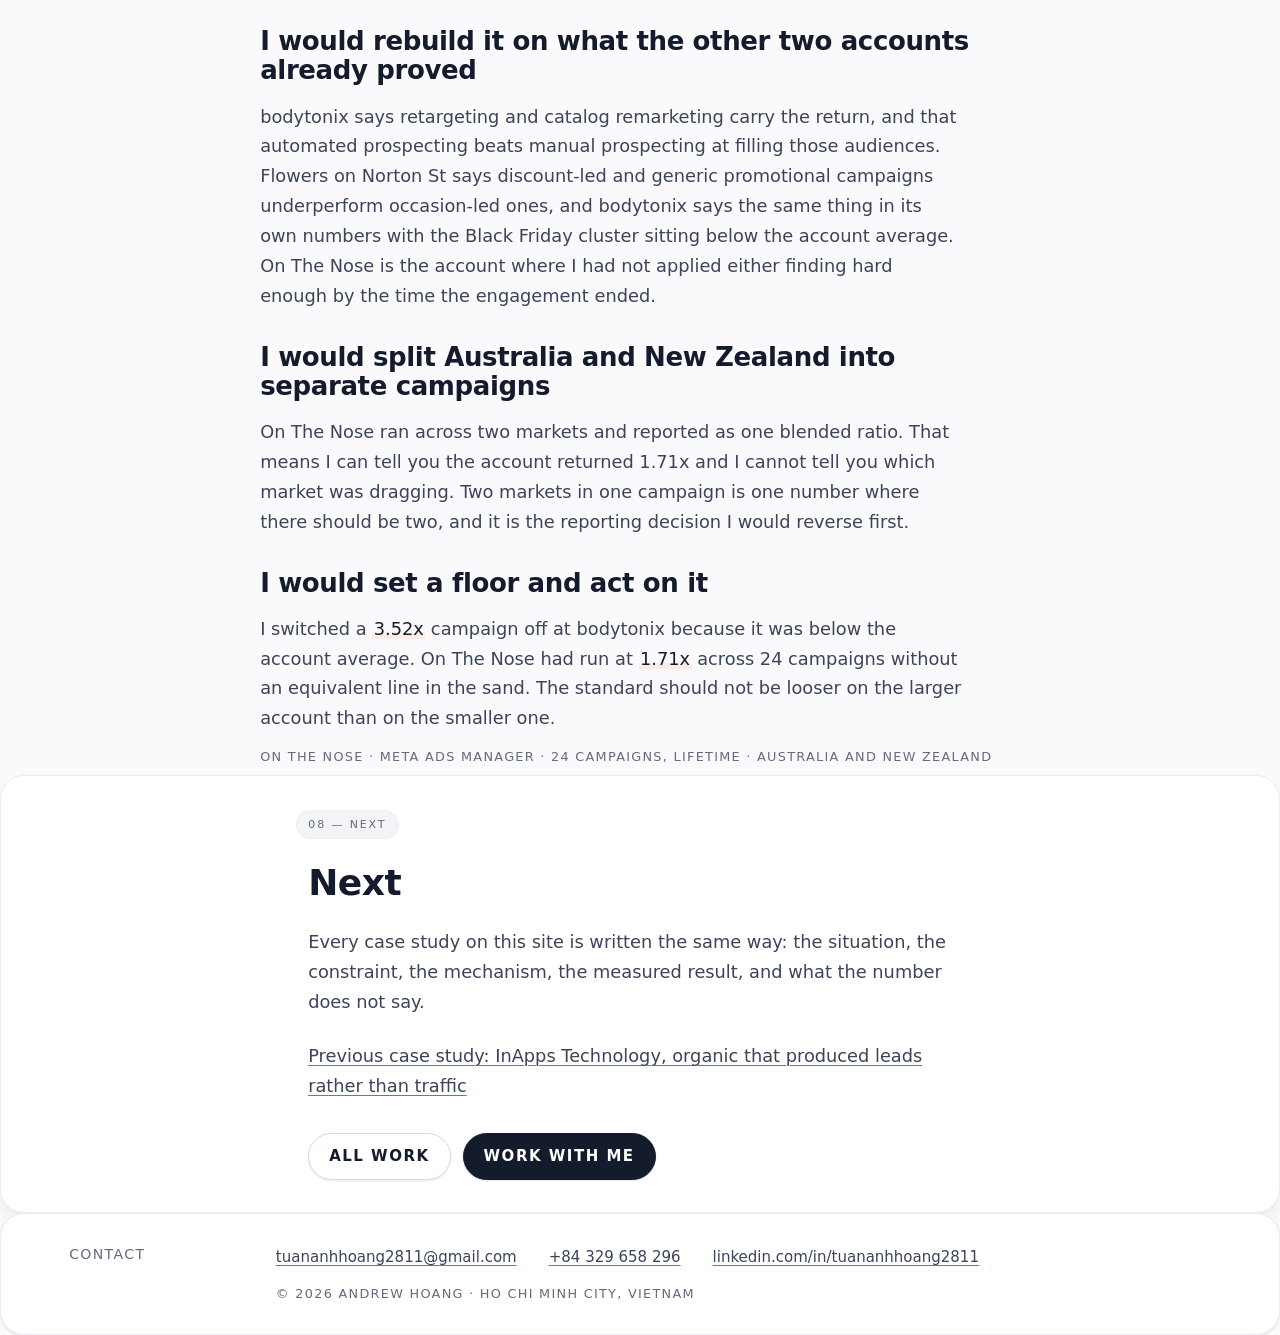
<file: work/uppercut-digital.html>
<!DOCTYPE html>
<html lang="en">
<head>
<meta charset="utf-8">
<meta name="viewport" content="width=device-width, initial-scale=1">

<!-- Theme, before first paint. Tiny, and it cannot throw: localStorage
     raises in private mode, so both the read and the parse sit in try/catch.
     The `js` class is set here too so the reveal transitions never paint
     content and then hide it; without JS the class is absent and every
     .reveal rule is inert. -->
<script>try{var t=localStorage.getItem("ah-theme");if(t==="dark"||t==="light")document.documentElement.setAttribute("data-theme",t)}catch(e){}document.documentElement.classList.add("js");</script>

<title>Uppercut Digital — Andrew Hoang</title>
<meta name="description" content="Freelance paid media, Jul–Sep 2026, across thirteen Australian ad accounts on Meta and Google Ads: an 83% lower cost per registration at AFL Kids and 36 Search conversions in two weeks at Avicenna Lawyers.">
<meta name="author" content="Andrew Hoang">
<!-- STAGING: site is hidden from search engines. Run ./go-live.sh to reverse. -->
<meta name="robots" content="noindex, nofollow">
<meta name="theme-color" content="#FBFAF7" media="(prefers-color-scheme: light)">
<meta name="theme-color" content="#191712" media="(prefers-color-scheme: dark)">

<link rel="canonical" href="https://REPLACE-WITH-YOUR-DOMAIN/work/uppercut-digital.html">
<!-- Icons. The .ico answers /favicon.ico and Google's SERP, the SVG
     serves modern browsers at any density, the 192px PNG is the touch
     icon. Relative hrefs only: a leading "/" 404s on a project site. -->
<link rel="icon" href="../favicon.ico" sizes="48x48">
<link rel="icon" href="../icon.svg" type="image/svg+xml" sizes="any">
<link rel="apple-touch-icon" href="../icon-192.png">

<link rel="me" href="https://www.linkedin.com/in/tuananhhoang2811">

<meta property="og:type" content="article">
<meta property="og:site_name" content="Andrew Hoang">
<meta property="og:locale" content="en_US">
<meta property="og:title" content="Uppercut Digital — Andrew Hoang">
<meta property="og:description" content="Freelance paid media, Jul–Sep 2026, across thirteen Australian ad accounts on Meta and Google Ads: an 83% lower cost per registration at AFL Kids and 36 Search conversions in two weeks at Avicenna Lawyers.">
<meta property="og:url" content="https://REPLACE-WITH-YOUR-DOMAIN/work/uppercut-digital.html">
<meta property="og:image" content="https://REPLACE-WITH-YOUR-DOMAIN/assets/img/andrew-hoang.png">
<meta property="og:image:type" content="image/png">
<meta property="og:image:width" content="800">
<meta property="og:image:height" content="800">
<meta property="og:image:alt" content="Portrait of Andrew Hoang, SEO, AEO and GEO specialist based in Ho Chi Minh City, Vietnam.">
<meta property="article:author" content="Andrew Hoang">
<meta property="article:section" content="Case Study">
<meta property="article:published_time" content="2026-09-14T00:00:00+07:00">
<meta property="article:modified_time" content="2026-09-14T00:00:00+07:00">

<meta name="twitter:card" content="summary">
<meta name="twitter:title" content="Uppercut Digital — Andrew Hoang">
<meta name="twitter:description" content="Freelance paid media, Jul–Sep 2026, across thirteen Australian ad accounts on Meta and Google Ads: an 83% lower cost per registration at AFL Kids and 36 Search conversions in two weeks at Avicenna Lawyers.">
<meta name="twitter:image" content="https://REPLACE-WITH-YOUR-DOMAIN/assets/img/andrew-hoang.png">
<meta name="twitter:image:alt" content="Portrait of Andrew Hoang, SEO, AEO and GEO specialist based in Ho Chi Minh City, Vietnam.">

<link rel="stylesheet" href="../assets/css/site.css">

<script type="application/ld+json">
{
  "@context": "https://schema.org",
  "@graph": [
    {
      "@type": "Person",
      "@id": "https://REPLACE-WITH-YOUR-DOMAIN/#person",
      "name": "Andrew Hoang",
      "alternateName": ["Hoang Tuan Anh", "Tuan Anh Hoang"],
      "givenName": "Tuan Anh",
      "familyName": "Hoang",
      "jobTitle": "Senior Manager, SEO & Organic Growth",
      "description": "Andrew Hoang is an SEO, AEO, GEO and ASO specialist based in Ho Chi Minh City, Vietnam, with nine years of experience driving organic growth for web and mobile app products.",
      "url": "https://REPLACE-WITH-YOUR-DOMAIN/",
      "mainEntityOfPage": { "@id": "https://REPLACE-WITH-YOUR-DOMAIN/#webpage" },
      "image": { "@id": "https://REPLACE-WITH-YOUR-DOMAIN/#headshot" },
      "email": "mailto:tuananhhoang2811@gmail.com",
      "telephone": "+84329658296",
      "address": {
        "@type": "PostalAddress",
        "addressLocality": "Ho Chi Minh City",
        "addressCountry": "VN"
      },
      "workLocation": {
        "@type": "Place",
        "address": {
          "@type": "PostalAddress",
          "addressLocality": "Ho Chi Minh City",
          "addressCountry": "VN"
        }
      },
      "sameAs": [
        "https://www.linkedin.com/in/tuananhhoang2811"
      ],
      "knowsAbout": [
        "Answer Engine Optimization (AEO)",
        "Generative Engine Optimization (GEO)",
        "Search Engine Optimization",
        "Technical SEO",
        "App Store Optimization (ASO)",
        "Schema and structured data",
        "RAG pipelines",
        "Vector embeddings and semantic search",
        "Query fan-out coverage",
        "Topic clustering",
        "LLM content optimization",
        "AI citation and share-of-voice tracking",
        "Core Web Vitals",
        "Keyword and SERP strategy",
        "Site migrations",
        "International and multi-market SEO",
        "Google Analytics 4",
        "Google Search Console",
        "AppsFlyer web-to-app attribution",
        "BigQuery",
        "Looker Studio",
        "Google Tag Manager",
        "Google Ads (MCC and multi-account management)",
        "Meta Ads (Advantage+ Shopping, dynamic product ads, CBO and ABO)",
        "TikTok Ads",
        "Zalo Ads",
        "Value-based bidding",
        "Budget pacing and run-rate forecasting",
        "Python",
        "SQL"
      ],
      "hasOccupation": { "@id": "https://REPLACE-WITH-YOUR-DOMAIN/#occupation" },
      "alumniOf": { "@id": "https://REPLACE-WITH-YOUR-DOMAIN/#org-hcmc-open-university" },
      "worksFor": [
        {
          "@type": "OrganizationRole",
          "roleName": "Senior Manager, SEO & Organic Growth",
          "startDate": "2026-03",
          "worksFor": { "@id": "https://REPLACE-WITH-YOUR-DOMAIN/#org-elsa-speak" }
        },
        {
          "@type": "OrganizationRole",
          "roleName": "SEO Lead & Email Marketing Specialist",
          "startDate": "2025-09",
          "worksFor": { "@id": "https://REPLACE-WITH-YOUR-DOMAIN/#org-lumetest" }
        },
        {
          "@type": "OrganizationRole",
          "roleName": "SEO Consultant",
          "startDate": "2026-08",
          "worksFor": { "@type": "Organization", "name": "Concentrix" }
        }
      ],
      "hasCredential": [
        {
          "@type": "EducationalOccupationalCredential",
          "name": "Technical SEO & SEO Manager",
          "credentialCategory": "certificate",
          "recognizedBy": { "@type": "Organization", "name": "Blue Array" }
        },
        {
          "@type": "EducationalOccupationalCredential",
          "name": "Google Ads Search",
          "credentialCategory": "certificate",
          "recognizedBy": { "@type": "Organization", "name": "Google" }
        },
        {
          "@type": "EducationalOccupationalCredential",
          "name": "Digital Marketing",
          "credentialCategory": "certificate",
          "recognizedBy": { "@type": "Organization", "name": "HubSpot" }
        },
        {
          "@type": "EducationalOccupationalCredential",
          "name": "Data Analysis Masterclass",
          "credentialCategory": "certificate",
          "recognizedBy": { "@type": "Organization", "name": "Udemy" }
        },
        {
          "@type": "EducationalOccupationalCredential",
          "name": "Data Science",
          "credentialCategory": "certificate",
          "recognizedBy": { "@type": "Organization", "name": "DataCamp" }
        }
      ]
    },
    {
      "@type": "Occupation",
      "@id": "https://REPLACE-WITH-YOUR-DOMAIN/#occupation",
      "name": "SEO, AEO and GEO Specialist",
      "occupationalCategory": {
        "@type": "CategoryCode",
        "codeValue": "13-1161.01",
        "name": "Search Marketing Strategists",
        "inCodeSet": {
          "@type": "CategoryCodeSet",
          "name": "O*NET-SOC",
          "url": "https://www.onetonline.org/"
        }
      },
      "skills": "Technical SEO, Answer Engine Optimization, Generative Engine Optimization, App Store Optimization, schema and structured data, RAG pipelines, vector embeddings, GA4, Google Search Console, AppsFlyer, BigQuery, Google Ads, Meta Ads, TikTok Ads, Zalo Ads, value-based bidding, budget pacing and forecasting, Python, SQL",
      "responsibilities": "Owning SEO, AEO and ASO strategy across multiple markets with app installs and organic revenue as core KPIs."
    },
    {
      "@type": "ImageObject",
      "@id": "https://REPLACE-WITH-YOUR-DOMAIN/#headshot",
      "url": "https://REPLACE-WITH-YOUR-DOMAIN/assets/img/andrew-hoang.png",
      "contentUrl": "https://REPLACE-WITH-YOUR-DOMAIN/assets/img/andrew-hoang.png",
      "width": 800,
      "height": 800,
      "caption": "Andrew Hoang, SEO, AEO and GEO specialist based in Ho Chi Minh City, Vietnam"
    },
    {
      "@type": "WebSite",
      "@id": "https://REPLACE-WITH-YOUR-DOMAIN/#website",
      "url": "https://REPLACE-WITH-YOUR-DOMAIN/",
      "name": "Andrew Hoang",
      "alternateName": "Andrew Hoang — SEO, AEO & GEO",
      "description": "Portfolio, case studies and resume of Andrew Hoang, an SEO, AEO, GEO and ASO specialist in Ho Chi Minh City, Vietnam.",
      "inLanguage": "en",
      "publisher": { "@id": "https://REPLACE-WITH-YOUR-DOMAIN/#person" },
      "author": { "@id": "https://REPLACE-WITH-YOUR-DOMAIN/#person" },
      "copyrightHolder": { "@id": "https://REPLACE-WITH-YOUR-DOMAIN/#person" },
      "copyrightYear": 2026
    },
    {
      "@type": "Organization",
      "@id": "https://REPLACE-WITH-YOUR-DOMAIN/#org-elsa-speak",
      "name": "ELSA Speak"
    },
    {
      "@type": "Organization",
      "@id": "https://REPLACE-WITH-YOUR-DOMAIN/#org-uppercut",
      "name": "Uppercut Digital",
      "address": { "@type": "PostalAddress", "addressCountry": "AU" }
    },
    {
      "@type": "Organization",
      "@id": "https://REPLACE-WITH-YOUR-DOMAIN/#org-lumetest",
      "name": "LUMEtest",
      "alternateName": "Lume"
    },
    {
      "@type": "Organization",
      "@id": "https://REPLACE-WITH-YOUR-DOMAIN/#org-pte-magic",
      "name": "PTE Magic"
    },
    {
      "@type": "Organization",
      "@id": "https://REPLACE-WITH-YOUR-DOMAIN/#org-mindful-organization",
      "name": "Mindful Organization"
    },
    {
      "@type": "Organization",
      "@id": "https://REPLACE-WITH-YOUR-DOMAIN/#org-phibious",
      "name": "Phibious"
    },
    {
      "@type": "Organization",
      "@id": "https://REPLACE-WITH-YOUR-DOMAIN/#org-hellobacsi",
      "name": "Hello Health Group",
      "alternateName": "Hellobacsi",
      "url": "https://hellobacsi.com/"
    },
    {
      "@type": "CollegeOrUniversity",
      "@id": "https://REPLACE-WITH-YOUR-DOMAIN/#org-hcmc-open-university",
      "name": "Ho Chi Minh City Open University"
    },
    {
      "@type": "WebPage",
      "@id": "https://REPLACE-WITH-YOUR-DOMAIN/work/uppercut-digital.html#webpage",
      "url": "https://REPLACE-WITH-YOUR-DOMAIN/work/uppercut-digital.html",
      "name": "Uppercut Digital — Andrew Hoang",
      "description": "Freelance paid media, Jul–Sep 2026, across thirteen Australian ad accounts on Meta and Google Ads: an 83% lower cost per registration at AFL Kids and 36 Search conversions in two weeks at Avicenna Lawyers.",
      "isPartOf": { "@id": "https://REPLACE-WITH-YOUR-DOMAIN/#website" },
      "primaryImageOfPage": { "@id": "https://REPLACE-WITH-YOUR-DOMAIN/#headshot" },
      "breadcrumb": { "@id": "https://REPLACE-WITH-YOUR-DOMAIN/work/uppercut-digital.html#breadcrumb" },
      "inLanguage": "en",
      "datePublished": "2026-09-14",
      "dateModified": "2026-10-28"
    },
    {
      "@type": "Article",
      "@id": "https://REPLACE-WITH-YOUR-DOMAIN/work/uppercut-digital.html#article",
      "isPartOf": { "@id": "https://REPLACE-WITH-YOUR-DOMAIN/work/uppercut-digital.html#webpage" },
      "mainEntityOfPage": { "@id": "https://REPLACE-WITH-YOUR-DOMAIN/work/uppercut-digital.html#webpage" },
      "headline": "Uppercut Digital: thirteen Australian ad accounts in one quarter",
      "description": "How Andrew Hoang ran paid media, freelance from July to September 2026, on thirteen Australian ad accounts at Uppercut Digital across Meta and Google Ads: an 83% lower cost per registration at AFL Kids, 36 Search conversions in two weeks at Avicenna Lawyers, an automated reporting and anomaly-alert layer, and the decisions taken from each account's inherited history. Account-lifetime figures are labelled as history, not results. Client spend and revenue are withheld deliberately; ratios and counts only.",
      "articleSection": "Case Study",
      "keywords": "paid media, Meta ads, Google Ads, purchase ROAS, Advantage+ prospecting, retargeting, Australian marketing agency, Uppercut Digital",
      "author": { "@id": "https://REPLACE-WITH-YOUR-DOMAIN/#person" },
      "publisher": { "@id": "https://REPLACE-WITH-YOUR-DOMAIN/#person" },
      "creator": { "@id": "https://REPLACE-WITH-YOUR-DOMAIN/#person" },
      "about": { "@type": "Organization", "name": "Uppercut Digital" },
      "mentions": [
        { "@type": "Organization", "name": "Uppercut Digital" },
        { "@type": "SoftwareApplication", "name": "Meta Ads Manager", "applicationCategory": "BusinessApplication" },
        { "@type": "SoftwareApplication", "name": "Google Ads", "applicationCategory": "BusinessApplication" }
      ],
      "image": { "@id": "https://REPLACE-WITH-YOUR-DOMAIN/#headshot" },
      "inLanguage": "en",
      "datePublished": "2026-09-14",
      "dateModified": "2026-10-28"
    },
    {
      "@type": "BreadcrumbList",
      "@id": "https://REPLACE-WITH-YOUR-DOMAIN/work/uppercut-digital.html#breadcrumb",
      "itemListElement": [
        { "@type": "ListItem", "position": 1, "name": "Home", "item": "https://REPLACE-WITH-YOUR-DOMAIN/" },
        { "@type": "ListItem", "position": 2, "name": "Work", "item": "https://REPLACE-WITH-YOUR-DOMAIN/work/index.html" },
        { "@type": "ListItem", "position": 3, "name": "Uppercut Digital" }
      ]
    }
  ]
}
</script>
</head>
<body>

<a class="c-skip" href="#main">Skip to main content</a>

<!-- ============================================================
     SITE HEADER — folio strip + masthead. Replicated verbatim on
     every page; only aria-current and the ../ depth change.
     Not sticky, by design. The nav wraps; there is no hamburger.
     ============================================================ -->
<header class="c-head">
  <div class="shell">
    <p class="c-head__folio">
      <span>Ho Chi Minh City, Vietnam · UTC+7</span>
      <span>SEO · AEO / GEO · ASO</span>
    </p>
    <div class="c-head__bar">
      <a class="c-head__mark" href="../index.html">Andrew Hoang</a>
      <nav class="c-nav" aria-label="Primary">
        <ul class="c-nav__list">
          <li><a href="../index.html">Home</a></li>
          <li><a href="index.html" aria-current="page">Work</a></li>
          <li><a href="../about.html">About</a></li>
          <li><a href="../services.html">Services</a></li>
          <li><a href="../contact.html">Contact</a></li>
        </ul>
      </nav>
      <button class="c-theme" type="button" aria-pressed="false" aria-label="Switch to dark theme">
        <span class="c-theme__track" aria-hidden="true"><span class="c-theme__knob"></span></span>
        <span class="c-theme__text" aria-hidden="true">Dark</span>
      </button>
    </div>
  </div>
</header>

<main id="main" tabindex="-1">

  <nav class="c-crumbs shell shell--narrow" aria-label="Breadcrumb">
    <ol>
      <li><a href="../index.html">Home</a></li>
      <li><a href="index.html">Work</a></li>
      <!-- The nav's Work link already carries aria-current="page"; the terminal
           crumb stays a plain span so only one element announces as current. -->
      <li><span>Uppercut Digital</span></li>
    </ol>
  </nav>

  <!-- ==========================================================
       00 — CASE HERO  ·  the only h1 on the page
       ========================================================== -->
  <header class="c-case-hero shell shell--narrow">
    <p class="label">Case note · 06</p>
    <!-- The mark is the employer's own logo (see _source/client-logos.md) and it
         is decorative: aria-hidden, and the employer name is in the h1 itself.
         .c-markrow is a flex row, so it wraps the mark and the heading in a
         div — a span cannot legally contain an h1. -->
    <div class="c-markrow">
      <span class="c-mark c-mark--lg c-mark--img" aria-hidden="true"><img src="../assets/img/clients/uppercut-digital.png" width="160" height="160" alt="" loading="lazy" decoding="async"></span>
      <h1>Uppercut Digital: thirteen Australian ad accounts in one quarter</h1>
    </div>
    <p class="dateline">Jul 2026 – Sep 2026 · Agency paid media · Paid Media Specialist (Freelance) &mdash; concurrent with the ELSA Speak role</p>
    <p class="dek">From July to September 2026 I ran paid media, freelance, on thirteen ad accounts for eleven clients at an Australian agency, across Meta and Google Ads. This page separates what happened during those three months from the account history I inherited, and it includes the account that was not working.</p>
  </header>

  <!-- ==========================================================
       01 — AT A GLANCE  ·  three figure cells, full-measure shell.
       Every figure here falls inside the Jul–Sep 2026 engagement.
       Account-lifetime numbers appear further down, labelled as
       history, never as results.
       ========================================================== -->
  <section class="section" id="results" aria-labelledby="what-the-work-produced">
    <div class="shell">
      <div class="section__open">
      <div class="section__rule"></div>
      <p class="section__folio">01 — At a glance</p>
      <h2 id="what-the-work-produced" class="section__head">What did the Uppercut Digital paid media work produce?</h2>
      </div>
      <p class="prose u-mt-sm">Andrew Hoang was a freelance Paid Media Specialist at Uppercut Digital, an Australian marketing agency, from July to September 2026, managing thirteen ad accounts for eleven clients at the same time across Meta and Google Ads. In that window, the August run of AFL Kids&rsquo; Holiday Camp offer cost 83% less per registration than the June run, and Avicenna Lawyers&rsquo; Search campaigns recorded 36 conversions in the first two weeks of September. He also built the automated reporting, pacing and anomaly alerts the portfolio ran on.</p>

      <!-- Every cell carries its source line. A cell without one cannot ship. -->
      <ul class="c-metrics">
        <li class="c-metric reveal" style="--i:0">
          <p class="figure">13</p>
          <p class="label">Ad accounts managed at once</p>
          <p class="source">Uppercut Digital · Meta and Google Ads · Jul – Sep 2026</p>
        </li>
        <li class="c-metric reveal" style="--i:1">
          <p class="figure">83%</p>
          <p class="label">Lower cost per registration</p>
          <p class="source">AFL Kids · Meta · August 2026 run vs June 2026 run</p>
        </li>
        <li class="c-metric reveal" style="--i:2">
          <p class="figure">36</p>
          <p class="label">Search conversions in 14 days</p>
          <p class="source">Avicenna Lawyers · Google Ads · 1–14 September 2026</p>
        </li>
      </ul>

      <p class="c-tags u-mt-md">Role: Paid Media Specialist, freelance, Jul – Sep 2026 · Employer: Uppercut Digital, Australian marketing agency · Platforms: Meta, Google Ads · Objectives: e-commerce purchases, service enquiries, event registrations</p>
    </div>
  </section>

  <!-- ==========================================================
       02 — THE ROLE
       ========================================================== -->
  <section class="section" aria-labelledby="what-the-role-is">
    <div class="shell shell--narrow">
      <div class="section__open">
      <div class="section__rule"></div>
      <p class="section__folio">02 — The role</p>
      <h2 id="what-the-role-is" class="section__head">What was the job at Uppercut Digital?</h2>
      </div>
      <div class="prose u-mt-sm">
        <p>Uppercut Digital is an Australian marketing agency. From July to September 2026 I was its freelance Paid Media Specialist, running <b class="fig">13</b> ad accounts for <b class="fig">11</b> clients: ten Meta accounts, plus three Google Ads accounts under a single Uppercut Digital MCC.</p>
        <p>Agency paid media is not one job repeated thirteen times. The accounts sell different things, to different people, and count different outcomes. A florist counts purchases on an occasion. A law firm counts enquiries. A kids&rsquo; sports programme counts registrations before a school holiday starts.</p>
      </div>

      <ul class="c-ledger__bullets">
        <li><b>The ten Meta accounts</b> — ten of the eleven clients, named here: Crox, Flowers on Norton St, bodytonix, EdAtlas, Waste Warriorz, Avicenna Lawyers, The Dental Practice, Smile Specialists Suite, AFL Kids, On The Nose. All Australian.</li>
        <li><b>Channels</b> — ten Meta ad accounts, plus three Google Ads accounts under one MCC: Avicenna Lawyers, Flowers on Norton St and Crox. Thirteen accounts in total.</li>
        <li><b>Accounts counting purchases</b> — Flowers on Norton St, bodytonix and On The Nose, each reporting against a purchase event</li>
        <li><b>Accounts counting enquiries and registrations</b> — Avicenna Lawyers reports conversions, Waste Warriorz reports leads, AFL Kids reports registrations</li>
      </ul>

      <p class="prose u-mt-md">Waste Warriorz launched in August 2026 with 5 campaigns and had produced one lead by mid-September. That was too early to call a result, and I did not call it one. It is on this page only as evidence that launching a new account was part of the job.</p>

      <h3 class="u-mt-lg">The reporting layer I built</h3>
      <div class="prose u-mt-sm">
        <p>Thirteen accounts cannot be read by hand every morning. I automated daily reporting across all of them: Meta data through the API, scripted extraction for sources without API access, and a database-backed pacing dashboard that keeps the previous and latest state side by side. Currency, percentage and empty fields are normalised on the way in, and anomaly rules flag an account that is over budget, has stopped delivering or is spending below 30% of its daily average. When a source fails, it is reported and skipped rather than silently left out.</p>
      </div>
      <p class="source u-mt-sm">Uppercut Digital · Meta Ads Manager and Google Ads · read 14 September 2026</p>
    </div>
  </section>

  <!-- ==========================================================
       03 — FLOWERS ON NORTON ST: WHAT THE HISTORY SAID
       The table mixes account history with engagement-period
       campaigns on purpose; the last column says which is which.
       ========================================================== -->
  <section class="section" aria-labelledby="occasion-beats-always-on">
    <div class="shell shell--narrow">
      <div class="section__open">
      <div class="section__rule"></div>
      <p class="section__folio">03 — What the account history said</p>
      <h2 id="occasion-beats-always-on" class="section__head">Why do occasion campaigns beat generic monthly specials?</h2>
      </div>
      <div class="prose u-mt-sm">
        <p>Flowers on Norton St is an Australian florist. When I took the account over in July 2026, its campaign history already held a clear pattern: every campaign built around a calendar occasion had outperformed every campaign built around a generic monthly promotion. Those occasion campaigns ran before my engagement, so they are not my results. They are what I planned against.</p>
        <p>In the history, Mother&rsquo;s Day 2026 returned <b class="fig">18.63x</b> purchase ROAS on 115 purchases, Mother&rsquo;s Day 2025 <b class="fig">14.02x</b>, Valentine&rsquo;s Day 2026 <b class="fig">11.68x</b> on 83 purchases and Graduation 2026 <b class="fig">10.52x</b>. The best generic monthly special, June Special 2026, returned <b class="fig">6.04x</b>. An always-on Advantage+ campaign at <b class="fig">8.19x</b> carried the volume underneath them. So the ranking is not occasion versus everything. It is occasion first, always-on Advantage+ carrying the base, and generic monthly promotion last.</p>
        <p>The reason is not creative quality. On an occasion the customer already knows they have to buy flowers and is only choosing where. A monthly special has to create the reason to buy first, and then win the choice. Two jobs instead of one.</p>
      </div>

      <!-- Same markup at every width; below 48rem it reflows to stacked
           records. The explicit ARIA roles are what keep it a table in
           the a11y tree once display changes. -->
      <div class="c-table-wrap" tabindex="0" role="region" aria-labelledby="flowers-cap">
        <table class="c-table" role="table" aria-labelledby="flowers-cap">
          <caption id="flowers-cap" class="label">Flowers on Norton St Meta campaigns, by purchase ROAS, campaign type and period</caption>
          <thead role="rowgroup">
            <tr role="row">
              <th role="columnheader" scope="col">Campaign</th>
              <th role="columnheader" scope="col">Purchase ROAS</th>
              <th role="columnheader" scope="col">Campaign type</th>
              <th role="columnheader" scope="col">Period</th>
            </tr>
          </thead>
          <tbody role="rowgroup">
            <tr role="row">
              <th role="rowheader" scope="row">Mother&rsquo;s Day 2026</th>
              <td role="cell"><span class="c-table__lab" aria-hidden="true">Purchase ROAS</span><span class="c-table__val">18.63x</span></td>
              <td role="cell"><span class="c-table__lab" aria-hidden="true">Campaign type</span><span class="c-table__val">Occasion</span></td>
              <td role="cell"><span class="c-table__lab" aria-hidden="true">Period</span><span class="c-table__val">Account history</span></td>
            </tr>
            <tr role="row">
              <th role="rowheader" scope="row">Mother&rsquo;s Day 2025</th>
              <td role="cell"><span class="c-table__lab" aria-hidden="true">Purchase ROAS</span><span class="c-table__val">14.02x</span></td>
              <td role="cell"><span class="c-table__lab" aria-hidden="true">Campaign type</span><span class="c-table__val">Occasion</span></td>
              <td role="cell"><span class="c-table__lab" aria-hidden="true">Period</span><span class="c-table__val">Account history</span></td>
            </tr>
            <tr role="row">
              <th role="rowheader" scope="row">Valentine&rsquo;s Day 2026</th>
              <td role="cell"><span class="c-table__lab" aria-hidden="true">Purchase ROAS</span><span class="c-table__val">11.68x</span></td>
              <td role="cell"><span class="c-table__lab" aria-hidden="true">Campaign type</span><span class="c-table__val">Occasion</span></td>
              <td role="cell"><span class="c-table__lab" aria-hidden="true">Period</span><span class="c-table__val">Account history</span></td>
            </tr>
            <tr role="row">
              <th role="rowheader" scope="row">Graduation 2026</th>
              <td role="cell"><span class="c-table__lab" aria-hidden="true">Purchase ROAS</span><span class="c-table__val">10.52x</span></td>
              <td role="cell"><span class="c-table__lab" aria-hidden="true">Campaign type</span><span class="c-table__val">Occasion</span></td>
              <td role="cell"><span class="c-table__lab" aria-hidden="true">Period</span><span class="c-table__val">Account history</span></td>
            </tr>
            <tr role="row">
              <th role="rowheader" scope="row">Advantage+ always-on</th>
              <td role="cell"><span class="c-table__lab" aria-hidden="true">Purchase ROAS</span><span class="c-table__val">8.19x</span></td>
              <td role="cell"><span class="c-table__lab" aria-hidden="true">Campaign type</span><span class="c-table__val">Always-on</span></td>
              <td role="cell"><span class="c-table__lab" aria-hidden="true">Period</span><span class="c-table__val">Lifetime</span></td>
            </tr>
            <tr role="row">
              <th role="rowheader" scope="row">June Special 2026</th>
              <td role="cell"><span class="c-table__lab" aria-hidden="true">Purchase ROAS</span><span class="c-table__val">6.04x</span></td>
              <td role="cell"><span class="c-table__lab" aria-hidden="true">Campaign type</span><span class="c-table__val">Monthly special</span></td>
              <td role="cell"><span class="c-table__lab" aria-hidden="true">Period</span><span class="c-table__val">Account history</span></td>
            </tr>
            <tr role="row">
              <th role="rowheader" scope="row">September Selected 2026</th>
              <td role="cell"><span class="c-table__lab" aria-hidden="true">Purchase ROAS</span><span class="c-table__val">5.51x</span></td>
              <td role="cell"><span class="c-table__lab" aria-hidden="true">Campaign type</span><span class="c-table__val">Monthly special</span></td>
              <td role="cell"><span class="c-table__lab" aria-hidden="true">Period</span><span class="c-table__val">My engagement</span></td>
            </tr>
            <tr role="row">
              <th role="rowheader" scope="row">July Special 2026</th>
              <td role="cell"><span class="c-table__lab" aria-hidden="true">Purchase ROAS</span><span class="c-table__val">0.52x</span></td>
              <td role="cell"><span class="c-table__lab" aria-hidden="true">Campaign type</span><span class="c-table__val">Monthly special</span></td>
              <td role="cell"><span class="c-table__lab" aria-hidden="true">Period</span><span class="c-table__val">My engagement</span></td>
            </tr>
          </tbody>
        </table>
      </div>
      <p class="source u-mt-md">Flowers on Norton St · Meta Ads Manager · campaign history read 14 September 2026</p>

      <h3 class="u-mt-lg">The two monthly specials in my window confirmed it</h3>
      <div class="prose u-mt-sm">
        <p>The two campaigns that ran during my engagement were both generic monthly specials, and both landed where the history said they would. July Special 2026 returned <b class="fig">0.52x</b> on a single purchase, an outright failure. September Selected 2026 returned <b class="fig">5.51x</b>, below every occasion campaign in the history. Both stay in the table, because a table that only shows the winners is not evidence of anything.</p>
        <p>What I took from it: occasions get the planning time and the campaign build, and the generic monthly promotion stops being the default filler between them.</p>
      </div>
    </div>
  </section>

  <!-- ==========================================================
       04 — BODYTONIX: THE DECISION TAKEN FROM THE HISTORY
       ========================================================== -->
  <section class="section" aria-labelledby="algorithm-prospecting">
    <div class="shell shell--narrow">
      <div class="section__open">
      <div class="section__rule"></div>
      <p class="section__folio">04 — What I did with the history</p>
      <h2 id="algorithm-prospecting" class="section__head">Does letting the algorithm prospect beat manual targeting?</h2>
      </div>
      <div class="prose u-mt-sm">
        <p>At bodytonix, an Australian e-commerce account, the campaign history showed automated prospecting beating manual prospecting by a wide margin. These are lifetime figures for the account, most of them from before my engagement; they are the evidence I acted on, not results I produced.</p>
        <p>Advantage+ Catalog prospecting had returned <b class="fig">7.50x</b> on 520 purchases. Manual top-funnel catalog prospecting had returned <b class="fig">3.95x</b>, and a manual Advantage+ prospecting campaign <b class="fig">3.52x</b>. Same account, same catalog — the difference is who picks the audience. The most efficient campaign was not prospecting at all: mid-funnel BAU retargeting had returned <b class="fig">8.44x</b> on 261 purchases, and bottom-funnel catalog dynamic remarketing <b class="fig">6.70x</b>. Warm audiences convert better; what matters is that automated prospecting is the thing that keeps filling them.</p>
      </div>

      <div class="c-table-wrap" tabindex="0" role="region" aria-labelledby="bodytonix-cap">
        <table class="c-table" role="table" aria-labelledby="bodytonix-cap">
          <caption id="bodytonix-cap" class="label">bodytonix Meta campaigns, by purchase ROAS and how the audience is chosen (account lifetime)</caption>
          <thead role="rowgroup">
            <tr role="row">
              <th role="columnheader" scope="col">Campaign</th>
              <th role="columnheader" scope="col">Purchase ROAS</th>
              <th role="columnheader" scope="col">Audience chosen by</th>
            </tr>
          </thead>
          <tbody role="rowgroup">
            <tr role="row">
              <th role="rowheader" scope="row">Mid-funnel BAU retargeting</th>
              <td role="cell"><span class="c-table__lab" aria-hidden="true">Purchase ROAS</span><span class="c-table__val">8.44x</span></td>
              <td role="cell"><span class="c-table__lab" aria-hidden="true">Audience chosen by</span><span class="c-table__val">Retargeting</span></td>
            </tr>
            <tr role="row">
              <th role="rowheader" scope="row">Advantage+ Catalog prospecting</th>
              <td role="cell"><span class="c-table__lab" aria-hidden="true">Purchase ROAS</span><span class="c-table__val">7.50x</span></td>
              <td role="cell"><span class="c-table__lab" aria-hidden="true">Audience chosen by</span><span class="c-table__val">Algorithm</span></td>
            </tr>
            <tr role="row">
              <th role="rowheader" scope="row">Bottom-funnel catalog dynamic remarketing</th>
              <td role="cell"><span class="c-table__lab" aria-hidden="true">Purchase ROAS</span><span class="c-table__val">6.70x</span></td>
              <td role="cell"><span class="c-table__lab" aria-hidden="true">Audience chosen by</span><span class="c-table__val">Remarketing</span></td>
            </tr>
            <tr role="row">
              <th role="rowheader" scope="row">Manual top-funnel catalog prospecting</th>
              <td role="cell"><span class="c-table__lab" aria-hidden="true">Purchase ROAS</span><span class="c-table__val">3.95x</span></td>
              <td role="cell"><span class="c-table__lab" aria-hidden="true">Audience chosen by</span><span class="c-table__val">Manual</span></td>
            </tr>
            <tr role="row">
              <th role="rowheader" scope="row">Manual Advantage+ prospecting</th>
              <td role="cell"><span class="c-table__lab" aria-hidden="true">Purchase ROAS</span><span class="c-table__val">3.52x</span></td>
              <td role="cell"><span class="c-table__lab" aria-hidden="true">Audience chosen by</span><span class="c-table__val">Manual</span></td>
            </tr>
          </tbody>
        </table>
      </div>
      <p class="source u-mt-md">bodytonix · Meta Ads Manager · lifetime · read 14 September 2026</p>

      <h3 class="u-mt-lg">The decision, and the campaign I switched off</h3>
      <div class="prose u-mt-sm">
        <p>I moved budget to the winners and switched the <b class="fig">3.52x</b> manual Advantage+ prospecting campaign off. That is the whole decision. Testing that ends without a campaign being turned off is not testing, it is reporting.</p>
        <p>Two other things in the history were worth saying out loud. Lifetime frequency was <b class="fig">12.24</b>, and the mid-funnel retargeting campaign had run at <b class="fig">20.84</b> — a warm audience seeing the same ads that many times is efficient right up until it is not, and it needs a creative refresh rather than more budget. And the Black Friday and discount campaigns clustered between <b class="fig">3.82x</b> and <b class="fig">4.09x</b>, below the account average: discounting had bought volume at a worse return than the everyday catalog work.</p>
      </div>
      <p class="source u-mt-sm">bodytonix · Meta Ads Manager · lifetime frequency and campaign ROAS</p>
    </div>
  </section>

  <!-- ==========================================================
       05 — AFL KIDS: THE SAME OFFER, RUN TWICE
       ========================================================== -->
  <section class="section" aria-labelledby="same-offer-twice">
    <div class="shell shell--narrow">
      <div class="section__open">
      <div class="section__rule"></div>
      <p class="section__folio">05 — What changed in my window</p>
      <h2 id="same-offer-twice" class="section__head">Can the same offer cost 83% less the second time?</h2>
      </div>
      <div class="prose u-mt-sm">
        <p>AFL Kids ran the same offer twice. Holiday Camp 2026 went out as a Meta campaign in June, before my engagement, and again in August, during it. Between the two runs, cost per registration fell <b class="fig">83%</b>.</p>
        <p>This is the cleanest before-and-after on the page because almost nothing else changed. Same client, same product, same platform, same conversion event. The August run is the June run with the audience, placement and creative decisions that the June run paid to learn.</p>
        <p>When I read the account on 14 September, the August campaign had produced <b class="fig">22</b> registrations and was still running, so its final number is not in this record. The 83% reduction is measured between the two campaigns as they stood that day.</p>
      </div>
      <p class="source u-mt-sm">AFL Kids · Meta Ads Manager · Holiday Camp 2026, August campaign vs June campaign · read 14 September 2026</p>
    </div>
  </section>

  <!-- ==========================================================
       06 — GOOGLE ADS, AND A DIFFERENT JOB
       ========================================================== -->
  <section class="section" aria-labelledby="google-ads-avicenna">
    <div class="shell shell--narrow">
      <div class="section__open">
      <div class="section__rule"></div>
      <p class="section__folio">06 — The other platform</p>
      <h2 id="google-ads-avicenna" class="section__head">What did the Google Ads work look like at Avicenna Lawyers?</h2>
      </div>
      <div class="prose u-mt-sm">
        <p>Avicenna Lawyers is an Australian law firm, and it was the account where Google Ads rather than Meta carried the work. Flowers on Norton St and Crox also had Google Ads accounts, but Avicenna was the one where Search was the programme. The account was built as 4 Search campaigns segmented by practice area: Brand, Criminal Law, Commercial Law and Civil Litigation. Between 1 and 14 September 2026 it recorded <b class="fig">2,975</b> impressions and <b class="fig">36</b> conversions.</p>
        <p>Segmenting by practice area is not a tidiness decision. Someone searching for criminal representation and someone searching for a commercial contract dispute are different people with different urgency, and putting them in one campaign means one budget and one set of bids has to serve both. Split, each practice area can be read, funded and argued for on its own.</p>
      </div>

      <h3 class="u-mt-lg">&ldquo;Limited by budget&rdquo; is a recommendation, not a failure</h3>
      <div class="prose u-mt-sm">
        <p>Google flagged two of the four campaigns, Criminal Law and Civil Litigation, as &ldquo;Limited by budget&rdquo;. That status means the campaign could serve more than it is serving. On a lead account where the practice areas are already segmented, it reads as demand the client was not buying — and it names exactly which two practice areas had room.</p>
        <p>Two campaigns also carried &ldquo;Missing enough relevant keywords&rdquo;. That one was mine to fix, not the client&rsquo;s: a capped campaign with thin keyword coverage is capped twice.</p>
        <p>The account had launched recently, so there was no long history behind these numbers. Fourteen days of data tells you what an account is doing that fortnight. It does not tell you what the account is worth, and this page does not present it as though it does.</p>
      </div>
      <p class="source u-mt-sm">Avicenna Lawyers · Google Ads via the Uppercut Digital MCC · 1&ndash;14 September 2026</p>
    </div>
  </section>

  <!-- ==========================================================
       07 — WHAT I WOULD DO DIFFERENTLY
       ========================================================== -->
  <section class="section" aria-labelledby="what-i-would-do-differently">
    <div class="shell shell--narrow">
      <div class="section__open">
      <div class="section__rule"></div>
      <p class="section__folio">07 — What I would do differently</p>
      <h2 id="what-i-would-do-differently" class="section__head">What would I do differently on On The Nose?</h2>
      </div>
      <div class="prose u-mt-sm">
        <p>On The Nose was the largest account in the portfolio by spend and the weakest by return. Across its lifetime it had run 24 Meta campaigns across Australia and New Zealand, produced 2,360 purchases, and returned <b class="fig">1.71x</b> blended purchase ROAS.</p>
        <p>There is no dressing that up. Depending on margin, 1.71x is at or below breakeven for most e-commerce. The account may well have been buying revenue that cost more to fulfil than it brought in, and the only person who can settle that is the client with their own margin figures in front of them. Those 2,360 purchases are real customers, and they are also why a weak ratio on an account this size matters more than a strong ratio on a small one.</p>
        <p>In mid-September the account was restricted after a payment failed, so the ads stopped delivering entirely. A restricted account returns nothing regardless of how well it is built, and unblocking it came before every other item below.</p>
      </div>

      <h3 class="u-mt-lg">I would rebuild it on what the other two accounts already proved</h3>
      <div class="prose u-mt-sm">
        <p>bodytonix says retargeting and catalog remarketing carry the return, and that automated prospecting beats manual prospecting at filling those audiences. Flowers on Norton St says discount-led and generic promotional campaigns underperform occasion-led ones, and bodytonix says the same thing in its own numbers with the Black Friday cluster sitting below the account average. On The Nose is the account where I had not applied either finding hard enough by the time the engagement ended.</p>
      </div>

      <h3 class="u-mt-lg">I would split Australia and New Zealand into separate campaigns</h3>
      <div class="prose u-mt-sm">
        <p>On The Nose ran across two markets and reported as one blended ratio. That means I can tell you the account returned 1.71x and I cannot tell you which market was dragging. Two markets in one campaign is one number where there should be two, and it is the reporting decision I would reverse first.</p>
      </div>

      <h3 class="u-mt-lg">I would set a floor and act on it</h3>
      <div class="prose u-mt-sm">
        <p>I switched a <b class="fig">3.52x</b> campaign off at bodytonix because it was below the account average. On The Nose had run at <b class="fig">1.71x</b> across 24 campaigns without an equivalent line in the sand. The standard should not be looser on the larger account than on the smaller one.</p>
      </div>
      <p class="source u-mt-sm">On The Nose · Meta Ads Manager · 24 campaigns, lifetime · Australia and New Zealand</p>
    </div>
  </section>

    <!-- ==========================================================
       08 — NEXT
       ========================================================== -->
  <section class="section c-contact" aria-labelledby="next">
    <div class="shell shell--narrow">
      <div class="section__open">
      <div class="section__rule"></div>
      <p class="section__folio">08 — Next</p>
      <h2 id="next" class="section__head">Next</h2>
      </div>
      <p class="prose">Every case study on this site is written the same way: the situation, the constraint, the mechanism, the measured result, and what the number does not say.</p>
      <p class="prose u-mt-sm"><a href="inapps-technology.html">Previous case study: InApps Technology, organic that produced leads rather than traffic</a></p>
      <p class="c-actions u-mt-lg">
        <a class="c-btn c-btn--secondary" href="index.html">All work</a>
        <a class="c-btn c-btn--primary" href="../services.html">Work with me</a>
      </p>
    </div>
  </section>

</main>

<!-- ============================================================
     COLOPHON — credentials merged in. Year and dateline are
     hard-coded; never generated with JavaScript.
     ============================================================ -->
<footer class="c-colophon">
  <div class="shell row">
    <p class="row__rail">Contact</p>
    <div>
      <ul class="c-colophon__links">
        <li><a href="mailto:tuananhhoang2811@gmail.com">tuananhhoang2811@gmail.com</a></li>
        <li><a href="tel:+84329658296">+84 329 658 296</a></li>
        <li><a href="https://www.linkedin.com/in/tuananhhoang2811" rel="noopener">linkedin.com/in/tuananhhoang2811</a></li>
      </ul>
      <p class="source">&copy; 2026 Andrew Hoang &middot; Ho Chi Minh City, Vietnam</p>
    </div>
  </div>
</footer>

<script src="../assets/js/site.js" defer></script>
</body>
</html>
</file>
<file: assets/css/site.css>
@charset "utf-8";
/* ============================================================
   BROADSHEET — andrew-hoang-site
   The one and only stylesheet. No @import. No web fonts.
   Zero network requests. Mobile-first. Light + dark.

   CONTENTS
     1. TOKENS ............ design tokens, dark themes, reduced motion
     2. RESET ............. box model, overflow discipline, focus
     3. BASE .............. typography, numerals, links, selection
     4. LAYOUT ............ shell, section rhythm, row/rail, 12-col
     5. COMPONENTS ........ skip, head, nav, theme, buttons, figures,
                            pairs, portrait, prose, table, notes,
                            services, ledger, fix, roster, doors,
                            contact, colophon, case hero, crumbs
     6. UTILITIES ......... visually hidden, wrapping helpers
     7. MOTION ............ reveal, rules draw, bars grow
     8. PRINT ............. the page prints as a clean résumé
   ============================================================ */


/* ============================================================
   1. TOKENS  ·  FINAL. Do not add, rename or redefine.
   Authoring law: light is the canonical definition on bare :root.
   Dark is redefined twice so the manual toggle wins both ways.
   No colour is ever defined only inside a media/attribute block.
   ============================================================ */

:root {
  color-scheme: light;

  /* --- Ink & paper (LIGHT — canonical) ---------------------- */
  /* The ground is a cool near-white, not newsprint. This design is
     built from white cards floating on a barely-there page, so the
     page has to sit BEHIND the cards tonally. A warm ground fights
     white cards and makes them read as dirty grey.               */
  --paper:        #FAFAFC;  /* page ground — cool near-white       */
  --paper-2:      #F3F4F8;  /* tinted well, section bands          */
  --surface:      #FFFFFF;  /* every card, every raised plate      */
  --surface-2:    #F0F1F5;  /* image ground behind screenshots     */

  --ink:          #141B2D;  /* headlines, figures — deep navy      */
  --ink-2:        #3C4459;  /* body prose                          */
  /* #6B7386 until 2026-09-22. It cleared AA on plain paper (4.56) but not
     on the pastel grounds the redesign introduced: 4.13 on lilac, 4.18 on
     sky, 4.32 on paper-2 — all under the 4.5 small text needs. Darkened
     along the same hue and saturation until the worst ground clears 4.6.
     Still 1.82x lighter than --ink-2, so the hierarchy is intact. */
  --ink-3:        #646B7D;  /* labels, captions, source lines      */
  --ink-4:        #A2A8B8;  /* DECORATIVE ONLY — never text        */
  --ink-invert:   #FFFFFF;

  /* --- Tints: the pastel panels feature sections sit inside --- */
  --tint-peach:   #FDF1E7;
  --tint-mint:    #EAF6EF;
  --tint-sky:     #EAF1FC;
  --tint-lilac:   #F1EDFB;
  --tint-blush:   #FDEDF2;
  --tint-sand:    #F8F3E9;

  /* --- Rules: the entire structure is made of these --------- */
  --rule-hair:    #ECEDF2;  /* 1px hairline, row dividers          */
  --rule-mid:     #D8DBE4;  /* 1px stronger, table body            */
  --rule-heavy:   #141B2D;  /* 2px section opener                  */
  --w-hair:       1px;
  --w-heavy:      2px;

  /* --- Accent: vermilion. Rationed to five uses. ------------ */
  --accent:       #E1502B;
  --accent-deep:  #BE3A18;  /* accent text on tinted grounds       */
  --accent-weak:  #FDECE5;  /* the .fig pencil wash. Solid.        */
  --on-accent:    #FFFFFF;

  /* --- Hover: blue. ONE interaction colour, all 14 pages ----
     Vermilion stays the resting accent — the masthead dot, the
     rest-state underline, the section rule. Blue is what the
     pointer does. Keeping the two apart means a link can be seen
     to change without the page changing character.

     #3B82F6 is the blue already inside --grad-accent and was the
     obvious pick, but a link can land on ten different grounds
     here and it measures 3.20:1 against the worst of them —
     blue type on the sky tint — which is under AA for small
     text. Darkened along the same hue until the worst ground
     clears 5.8; on plain paper it is 6.43. */
  --hover:        #1D4ED8;
  --on-hover:     #FFFFFF;  /* 6.70 on --hover                     */

  /* --- Signal: corrections & fixes. ONE section per page. --- */
  --signal-fix:      #7A5214;  /* umber — a different KIND of claim */
  --signal-fix-weak: #F2E8D2;

  /* --- Focus ------------------------------------------------ */
  /* The ring follows the hover colour: hover and keyboard focus
     are the same state answered by two input devices, and a blue
     word under a vermilion ring read as two unrelated events. */
  --focus:        var(--hover);
  --focus-alt:    #141B2D;  /* 2nd ring on accent grounds          */
  --selection-bg: #FDECE5;
  --selection-fg: #141B2D;

  /* --- Type stacks. No web fonts, ever. -----------------------
     display / ui / serif all use the requested system-ui stack.
     ALL FOUR roles now use the one requested stack, including
     --font-mono. Numeric alignment that previously came free from
     a fixed-width face is now carried explicitly by
     font-variant-numeric: tabular-nums. See the block at the end. */
  --font-display: system-ui, -apple-system, BlinkMacSystemFont, "Segoe UI", Roboto,
                  Oxygen, Ubuntu, Cantarell, "Fira Sans", "Droid Sans",
                  "Helvetica Neue", sans-serif;
  --font-ui:      system-ui, -apple-system, BlinkMacSystemFont, "Segoe UI", Roboto,
                  Oxygen, Ubuntu, Cantarell, "Fira Sans", "Droid Sans",
                  "Helvetica Neue", sans-serif;
  --font-serif:   system-ui, -apple-system, BlinkMacSystemFont, "Segoe UI", Roboto,
                  Oxygen, Ubuntu, Cantarell, "Fira Sans", "Droid Sans",
                  "Helvetica Neue", sans-serif;
  --font-mono:    system-ui, -apple-system, BlinkMacSystemFont, "Segoe UI", Roboto,
                  Oxygen, Ubuntu, Cantarell, "Fira Sans", "Droid Sans",
                  "Helvetica Neue", sans-serif;

  /* --- Type scale (fluid 320px → ~1400px) ------------------- */
  --fs-3xs:       0.6875rem;                                      /* 11px folio */
  --fs-2xs:       clamp(0.75rem,   0.730rem + 0.09vw, 0.8125rem);
  --fs-xs:        clamp(0.8125rem, 0.790rem + 0.11vw, 0.875rem);
  --fs-sm:        clamp(0.875rem,  0.850rem + 0.13vw, 0.9375rem);
  --fs-base:      clamp(1rem,      0.960rem + 0.19vw, 1.125rem);
  --fs-md:        clamp(1.125rem,  1.060rem + 0.31vw, 1.3125rem);
  --fs-lg:        clamp(1.3125rem, 1.190rem + 0.59vw, 1.625rem);
  --fs-xl:        clamp(1.625rem,  1.410rem + 1.06vw, 2.25rem);
  --fs-2xl:       clamp(2rem,      1.600rem + 2.00vw, 3.25rem);
  --fs-3xl:       clamp(2.5rem,    1.660rem + 4.20vw, 5.25rem);   /* h1 */
  --fs-figure-sm: clamp(1.875rem,  1.300rem + 2.90vw, 3.75rem);   /* 6+ chars  */
  --fs-figure:    clamp(2.75rem,   1.750rem + 5.00vw, 6rem);      /* 4–5 chars */
  --fs-figure-xl: clamp(3.25rem,   1.900rem + 6.75vw, 8rem);      /* 1–3 chars */

  /* --- Line heights ----------------------------------------- */
  --lh-solid:  0.82;   /* oversized figures  */
  --lh-tight:  0.95;   /* h1                 */
  --lh-snug:   1.12;   /* h2, h3             */
  --lh-body:   1.55;   /* UI text, table cells */
  --lh-prose:  1.68;   /* Georgia running text */
  --lh-label:  1.25;

  /* --- Tracking --------------------------------------------- */
  --tr-figure:    -0.045em;
  --tr-display:   -0.032em;
  --tr-tight:     -0.014em;
  --tr-normal:     0em;
  --tr-caps:       0.10em;   /* faked small-caps labels */
  --tr-caps-wide:  0.17em;   /* masthead, folios        */

  /* --- Measure ---------------------------------------------- */
  --measure-prose: 62ch;
  --measure-dek:   46ch;
  --measure-label: 26ch;

  /* --- Space scale (4px base) ------------------------------- */
  --s-3xs: 0.25rem;  --s-2xs: 0.5rem;   --s-xs: 0.75rem;
  --s-sm:  1rem;     --s-md:  1.5rem;   --s-lg: 2rem;
  --s-xl:  3rem;     --s-2xl: 4rem;     --s-3xl: 6rem;
  --s-4xl: 8rem;     --s-5xl: 10rem;

  /* --- The field: ONE visible pitch. 72px = 18 × 4px base. -- */
  --field:         72px;
  --field-half:    36px;
  --space-section: clamp(4.5rem, 3.214rem + 6.43vw, 9rem); /* 72px → 144px */
  --space-gutter:  clamp(1.25rem, 0.9rem + 1.7vw, 2.5rem); /* 20px → 40px  */

  /* --- Layout ----------------------------------------------- */
  --wrap:        78rem;   /* full editorial shell        */
  --wrap-narrow: 52rem;   /* single-column subpages      */
  --rail:        clamp(6.75rem, 13.5vw, 13.5rem);  /* 108px → 216px */
  --grid-gap:    clamp(1rem, 0.6rem + 1.9vw, 2.25rem);
  --cols:        12;

  /* --- Radii ------------------------------------------------
     This used to read "effectively none, on purpose": the design
     was 1px rules on a flat plane. It is now rounded plates at
     different heights, so the scale has to be explicit and shared
     or every component drifts to its own corner radius.         */
  --r-0:    0;
  --r-1:    2px;    /* theme toggle track only */
  --r-xs:   8px;    /* tags, small chips                */
  --r-sm:   12px;   /* inputs, buttons, inner tiles     */
  --r-md:   16px;   /* nested cards                     */
  --r-lg:   24px;   /* the standard card                */
  --r-xl:   32px;   /* pastel feature panels, hero well */
  --r-pill: 999px;  /* pills, theme toggle knob         */

  /* --- Depth ------------------------------------------------
     Two-layer shadows throughout: a tight contact shadow plus a
     wide ambient one. A single blur at these radii reads as a
     grey halo rather than as height.                           */
  --shadow-none: none;
  --sh-sm:    0 1px 2px rgba(16,24,40,.05), 0 1px 3px rgba(16,24,40,.05);
  --sh-md:    0 2px 4px -2px rgba(16,24,40,.05), 0 10px 18px -4px rgba(16,24,40,.07);
  --sh-lg:    0 6px 10px -4px rgba(16,24,40,.04), 0 22px 32px -8px rgba(16,24,40,.09);
  --sh-xl:    0 10px 16px -6px rgba(16,24,40,.05), 0 34px 56px -14px rgba(16,24,40,.14);
  --sh-float: 0 14px 22px -8px rgba(16,24,40,.10), 0 30px 50px -16px rgba(16,24,40,.20);
  --scrim-end:   linear-gradient(to right, rgba(250,250,252,0), rgba(250,250,252,1));

  /* --- The iridescent sweep ---------------------------------
     One gradient, reused by every gradient word, button ring and
     underline, so the effect stays a single decision rather than
     six near-identical ones.                                   */
  --grad-accent: linear-gradient(100deg, #F0873B 0%, #E8517E 26%, #8B5CF6 52%, #3B82F6 74%, #17B98A 100%);
  --grad-wash:   radial-gradient(60% 55% at 18% 12%, rgba(240,135,59,.16), transparent 62%),
                 radial-gradient(52% 50% at 82% 8%,  rgba(139,92,246,.16), transparent 60%),
                 radial-gradient(58% 48% at 50% 0%,  rgba(59,130,246,.13), transparent 58%),
                 radial-gradient(48% 42% at 88% 42%, rgba(23,185,138,.12), transparent 60%);

  /* --- Motion ----------------------------------------------- */
  --dur-fast: 140ms;
  --dur:      240ms;
  --dur-slow: 480ms;
  --stagger:  60ms;
  --ease:     cubic-bezier(0.2, 0.6, 0.2, 1);
  --ease-out: cubic-bezier(0, 0.6, 0.3, 1);

  /* --- Component knobs -------------------------------------- */
  --fill:   100%;   /* per-element delta-bar width, set inline */
  --bar-h:  3px;
  --ring-w: 2px;
  --ring-offset: 3px;
  --i: 0;           /* stagger index, set inline */
}

/* --- DARK: system preference, unless light was chosen -------- */
@media (prefers-color-scheme: dark) {
  :root:not([data-theme="light"]) {
    color-scheme: dark;

    --paper:        #0F1219;
    --paper-2:      #161A24;
    --surface:      #171B26;
    --surface-2:    #1F2431;

    --ink:          #EEF0F6;
    --ink-2:        #C3C8D6;
    --ink-3:        #8E96A8;
    --ink-4:        #5E6678;
    --ink-invert:   #0F1219;

    /* Tints keep their hue but drop right down in value, so a pastel
       panel still reads as a distinct surface instead of glowing out
       of a dark page. */
    --tint-peach:   #241A12;
    --tint-mint:    #10231A;
    --tint-sky:     #111C2C;
    --tint-lilac:   #1B1729;
    --tint-blush:   #261520;
    --tint-sand:    #221E15;

    --rule-hair:    #242936;
    --rule-mid:     #39404F;
    --rule-heavy:   #EEF0F6;

    --accent:       #FF7A52;
    --accent-deep:  #FF9D7A;
    --accent-weak:  #33190F;
    --on-accent:    #1A0C05;

    /* 8.97 on the dark ground, 8.96 carrying --on-hover. */
    --hover:        #8AB4FF;
    --on-hover:     #0B1220;

    --signal-fix:      #E8B15F;
    --signal-fix-weak: #33270F;

    --focus:        var(--hover);
    --focus-alt:    #1A0C05;
    --selection-bg: #4A2418;
    --selection-fg: #EEF0F6;

    --scrim-end:    linear-gradient(to right, rgba(25,23,18,0), rgba(25,23,18,1));
  }
}

/* --- DARK: explicit manual choice ---------------------------- */
:root[data-theme="dark"] {
  color-scheme: dark;

  /* Tints keep their hue but drop right down in value, so a pastel
     panel still reads as a distinct surface instead of glowing out
     of a dark page. Declared here as well as in the media query:
     this block is what an explicit theme toggle uses, and without
     it the toggle fell back to the LIGHT pastels on a dark ground. */
  --tint-peach:   #241A12;
  --tint-mint:    #10231A;
  --tint-sky:     #111C2C;
  --tint-lilac:   #1B1729;
  --tint-blush:   #261520;
  --tint-sand:    #221E15;

  --paper:        #0F1219;
  --paper-2:      #161A24;
  --surface:      #171B26;
  --surface-2:    #1F2431;

  --ink:          #EEF0F6;
  --ink-2:        #C3C8D6;
  --ink-3:        #8E96A8;
  --ink-4:        #5E6678;
  --ink-invert:   #0F1219;

  --rule-hair:    #242936;
  --rule-mid:     #39404F;
  --rule-heavy:   #EEF0F6;

  --accent:       #FF7A52;
  --accent-deep:  #FF9D7A;
  --accent-weak:  #33190F;
  --on-accent:    #1A0C05;

  --hover:        #8AB4FF;
  --on-hover:     #0B1220;

  --signal-fix:      #E8B15F;
  --signal-fix-weak: #33270F;

  --focus:        var(--hover);
  --focus-alt:    #1A0C05;
  --selection-bg: #4A2418;
  --selection-fg: #EEF0F6;

  --scrim-end:    linear-gradient(to right, rgba(25,23,18,0), rgba(25,23,18,1));
}

/* --- Reduced motion: neutralise the timing tokens themselves -- */
@media (prefers-reduced-motion: reduce) {
  :root {
    --dur-fast: 1ms;
    --dur:      1ms;
    --dur-slow: 1ms;
    --stagger:  0ms;
  }
}


/* ============================================================
   2. RESET  ·  the "nothing scrolls sideways" promise
   ============================================================ */

*, *::before, *::after { box-sizing: border-box; }

html {
  -webkit-text-size-adjust: 100%;
  text-size-adjust: 100%;
  scroll-padding-block-start: var(--s-lg);
}

body {
  margin: 0;
  overflow-x: clip;            /* NOT hidden — clip does not create a
                                  scroll container, so position:sticky
                                  inside the page still works.        */
  background: var(--paper);
  color: var(--ink-2);
  font-family: var(--font-ui);
  font-size: var(--fs-base);
  line-height: var(--lh-body);
  -webkit-font-smoothing: antialiased;
}

/* Every grid track is minmax(0,1fr); every grid/flex child min-width:0. */
.grid > *, .flex > * { min-width: 0; }

img, svg, video { max-width: 100%; height: auto; }

::selection { background: var(--selection-bg); color: var(--selection-fg); }

:where(a, button, input, select, textarea, summary, [tabindex]):focus-visible {
  outline: var(--ring-w) solid var(--focus);
  outline-offset: var(--ring-offset);
}

/* The skip-link target. Focusable, but never ringed on programmatic focus. */
main:focus { outline: none; }


/* ============================================================
   3. BASE  ·  type roles, two number personalities
   ============================================================ */

h1, h2, h3, h4, h5, h6 {
  font-family: var(--font-display);
  color: var(--ink);
  margin: 0;
  overflow-wrap: break-word;
}
h1 { font-size: var(--fs-3xl); font-weight: 800;
     line-height: var(--lh-tight); letter-spacing: var(--tr-display); }
h2 { font-size: var(--fs-xl);  font-weight: 700;
     line-height: var(--lh-snug); letter-spacing: var(--tr-tight); }
h3 { font-size: var(--fs-lg);  font-weight: 700;
     line-height: var(--lh-snug); letter-spacing: var(--tr-tight); }
h4 { font-size: var(--fs-base); font-weight: 700;
     line-height: var(--lh-snug); letter-spacing: var(--tr-tight); }

p, ul, ol { margin: 0; }
li { line-height: var(--lh-body); letter-spacing: var(--tr-normal); }

b, strong { font-weight: 600; }

/* Numbers in sentences sit DOWN into the line. */
.prose,
.dek,
.standfirst {
  font-variant-numeric: oldstyle-nums proportional-nums;
  font-feature-settings: "onum" 1, "pnum" 1;
}

/* Numbers in data columns STAND UP and align on the decimal. */
.figure,
.fig,
.dateline,
.source,
.c-table td,
.c-table th,
.roster,
time {
  font-variant-numeric: lining-nums tabular-nums slashed-zero;
  font-feature-settings: "tnum" 1, "lnum" 1, "zero" 1;
}

/* SMALL CAPS, HONESTLY. font-variant-caps: small-caps is forbidden. */
.label {
  font-family: var(--font-display);
  font-size: var(--fs-2xs);
  font-weight: 600;
  text-transform: uppercase;
  letter-spacing: var(--tr-caps);
  line-height: var(--lh-label);
  color: var(--ink-3);
  max-width: var(--measure-label);
}

.dateline {
  font-family: var(--font-mono);
  font-size: var(--fs-xs);
  text-transform: uppercase;
  letter-spacing: var(--tr-caps);
  line-height: var(--lh-label);
  color: var(--ink-3);
}

.source {
  margin: 0;
  font-family: var(--font-mono);
  font-size: var(--fs-2xs);
  text-transform: uppercase;
  letter-spacing: var(--tr-caps);
  line-height: var(--lh-label);
  color: var(--ink-3);
  align-self: end;
  overflow-wrap: anywhere;
}

.prose {
  font-family: var(--font-serif);
  font-size: var(--fs-base);
  line-height: var(--lh-prose);
  color: var(--ink-2);
  max-width: var(--measure-prose);
}
.prose > * + * { margin-block-start: var(--s-sm); }

.dek {
  font-family: var(--font-serif);
  font-size: var(--fs-md);
  line-height: var(--lh-prose);
  color: var(--ink-2);
  max-width: var(--measure-dek);
}

/* Links — ACCENT USE 5 of 5 */
.prose a, .c-note a, main p a, li a {
  color: inherit;
  text-decoration-line: underline;
  text-decoration-color: var(--accent);
  text-decoration-thickness: from-font;
  text-underline-offset: 0.18em;
  transition: text-decoration-thickness var(--dur-fast) var(--ease);
}
/* Both the word and its rule move to blue. Thickening alone was a
   change you had to be looking for; the colour is the one that
   reads at a glance, and the 2px keeps it legible for anyone who
   cannot see the hue shift. */
.prose a:hover, .prose a:focus-visible,
.c-note a:hover, .c-note a:focus-visible,
main p a:hover, main p a:focus-visible,
li a:hover, li a:focus-visible {
  text-decoration-thickness: 2px;
  color: var(--hover);
  text-decoration-color: var(--hover);
}

/* Long strings must never force a scrollbar. */
.roster, .c-tags, .c-door__mail, .c-contact__list a, .source { overflow-wrap: anywhere; }


/* ============================================================
   4. LAYOUT
   ============================================================ */

.shell {
  width: 100%;
  max-width: var(--wrap);
  margin-inline: auto;
  padding-inline: var(--space-gutter);
}
.shell--narrow { max-width: var(--wrap-narrow); }

/* --- Section rhythm -------------------------------------- */
.section { padding-block-start: var(--space-section); }

.section__rule {                       /* the 2px opener */
  border-block-start: var(--w-heavy) solid var(--rule-heavy);
  transform-origin: left;
}

.section__folio {                      /* knocked out of the rule */
  font-family: var(--font-mono);
  font-size: var(--fs-3xs);
  text-transform: uppercase;
  letter-spacing: var(--tr-caps-wide);
  color: var(--ink-3);
  background: var(--paper);            /* knocks a gap out of the line */
  padding-inline: 0.75rem;
  margin-block-start: -0.62em;
  margin-inline-start: -0.75rem;
  display: inline-block;
}
/* Inside a tinted full-bleed band the folio must knock out that ground. */
.c-roster-band .section__folio { background: var(--paper-2); }

.section > .shell > h2,
.section > .shell > .section__open > h2,
.section__head { margin-block-start: var(--s-md); }

/* --- The section opening as one unbreakable unit -----------
   A section opens with the 2px rule, the folio knocked into it,
   then the heading. On paper those three were being split: the
   folio printed alone at the foot of a page with its heading
   overleaf, on four of the sixteen openings measured across
   three real Chrome printouts.

   break-after: avoid on the folio does not fix it. It works in
   isolation, but h2 also carries break-after: avoid so the
   chain runs folio -> h2 -> whatever follows, and when that is
   a tall block Chrome gives up and breaks at the weakest point,
   which is exactly between folio and heading. Bounding the unit
   to these three short lines is what holds.

   On screen this div does nothing: .shell is a plain block, and
   the folio's negative margin still meets the rule because they
   are still adjacent siblings inside it. */

/* --- RAIL + COLUMN — the governing pattern ---------------- */
.row {
  display: grid;
  grid-template-columns: minmax(0, 1fr);
  gap: var(--s-xs);
}
.row > * { min-width: 0; }

@media (min-width: 60rem) {
  .row { grid-template-columns: var(--rail) minmax(0, 1fr); gap: var(--grid-gap); }
}

.row__rail {
  font-family: var(--font-mono);
  font-size: var(--fs-xs);
  color: var(--ink-3);
  text-transform: uppercase;
  letter-spacing: var(--tr-caps);
  line-height: var(--lh-label);
  max-width: var(--measure-label);
  align-self: start;           /* MUST — sticky silently dies without it */
  overflow-wrap: anywhere;
}

/* --- The twelve-column overlay: the front-page lede only -- */
.g12 {
  display: grid;
  grid-template-columns: repeat(12, minmax(0, 1fr));
  gap: var(--grid-gap);
}
.g12 > * { min-width: 0; }
@media (max-width: 59.999rem) { .g12 { grid-template-columns: minmax(0, 1fr); } }


/* ============================================================
   5. COMPONENTS
   ============================================================ */

/* --- 5.1 Skip link — first focusable element on every page - */
.c-skip {
  position: absolute;
  inset-inline-start: var(--space-gutter);
  inset-block-start: 0;
  transform: translateY(-120%);
  z-index: 100;
  /* --accent puts white on #E1502B: 3.90, under AA. The deep accent is the
     one meant to carry text, and gives 5.51. A control that only appears
     for keyboard users is exactly the one that must not fail them. */
  background: var(--accent-deep);
  color: var(--on-accent);
  font-family: var(--font-display);
  font-size: var(--fs-2xs);
  font-weight: 600;
  text-transform: uppercase;
  letter-spacing: var(--tr-caps);
  text-decoration: none;
  padding: var(--s-2xs) var(--s-sm);
  transition: transform var(--dur) var(--ease-out);
}
.c-skip:focus-visible {
  transform: translateY(0);
  outline: var(--ring-w) solid var(--focus-alt);
  outline-offset: var(--ring-offset);
}

/* --- 5.2 Site header — folio strip + masthead. NOT sticky. - */
.c-head__folio {
  display: flex; flex-wrap: wrap; justify-content: space-between; gap: var(--s-2xs);
  min-height: var(--field-half);        /* 36px = 0.5 field */
  align-items: center;
  margin: 0;
  font-family: var(--font-mono);
  font-size: var(--fs-3xs);
  text-transform: uppercase;
  letter-spacing: var(--tr-caps-wide);
  color: var(--ink-3);
  border-block-end: var(--w-hair) solid var(--rule-hair);
}
.c-head__bar {
  display: flex; align-items: center; flex-wrap: wrap;
  gap: var(--s-2xs) var(--s-md);
  min-height: var(--field);             /* 72px = 1 field */
  padding-block: var(--s-2xs);
  border-block-end: var(--w-heavy) solid var(--rule-heavy);
}
.c-head__mark {
  margin-inline-end: auto;
  font-family: var(--font-display);
  font-size: var(--fs-sm);
  font-weight: 700;
  text-transform: uppercase;
  letter-spacing: var(--tr-caps-wide);
  color: var(--ink);
  text-decoration: none;
}
/* The masthead and the mailto are the two links outside the §5.5
   selector list, so they each restate the hover themselves. The
   dot after the wordmark stays vermilion: it is the accent mark,
   not a link affordance. */
.c-head__mark:hover, .c-head__mark:focus-visible { color: var(--hover); }
.c-head__mark::after {                  /* ACCENT USE 1 of 5 */
  content: ""; display: inline-block;
  inline-size: 0.42em; block-size: 0.42em;
  margin-inline-start: 0.45em;
  background: var(--accent);
}

.c-nav__list {
  display: flex; flex-wrap: wrap; gap: var(--s-sm) var(--s-md);
  list-style: none; margin: 0; padding: 0;
}
.c-nav a {
  font-size: var(--fs-sm); font-weight: 500; color: var(--ink-2);
  text-decoration: none;
  display: inline-block; padding-block: var(--s-3xs);
}
.c-nav a:hover { color: var(--hover); }
.c-nav a[aria-current="page"] {
  color: var(--ink); font-weight: 600;
  box-shadow: inset 0 -2px 0 0 var(--accent);   /* signal, not decoration */
}

/* --- 5.3 Theme toggle — the ONLY element with a radius ----- */
.c-theme {
  display: inline-flex; align-items: center; gap: var(--s-2xs);
  background: none; border: 0; padding: var(--s-3xs) 0; cursor: pointer;
  font-family: var(--font-display); font-size: var(--fs-2xs); font-weight: 600;
  text-transform: uppercase; letter-spacing: var(--tr-caps); color: var(--ink-3);
}
.c-theme:hover { color: var(--hover); }
.c-theme__track {
  inline-size: 2.25rem; block-size: 1.125rem;
  /* --ink-3, not --rule-mid: the track is a UI-component boundary, so it
     owes 3:1 (SC 1.4.11). --rule-mid is 2.02:1 light / 2.42:1 dark. */
  border: var(--w-hair) solid var(--ink-3); border-radius: var(--r-1);
  display: inline-flex; align-items: center; padding: 2px;
  flex: none;
}
.c-theme__knob {
  inline-size: 0.75rem; block-size: 0.75rem;
  border-radius: var(--r-pill); background: var(--ink-3);
  transition: transform var(--dur) var(--ease);
}
.c-theme[aria-pressed="true"] .c-theme__knob { transform: translateX(1.125rem); }

/* --- 5.4 Buttons — exactly two. No tertiary, no ghost. ----- */
.c-actions { display: flex; flex-wrap: wrap; gap: var(--s-xs); }

.c-btn {
  display: inline-flex; align-items: center; justify-content: center;
  min-block-size: 2.75rem;                  /* 44px touch target */
  padding: var(--s-2xs) var(--s-md);
  border-radius: var(--r-0);                /* zero. always. */
  box-shadow: var(--shadow-none);
  font-family: var(--font-display);
  font-size: var(--fs-sm); font-weight: 600;
  text-transform: uppercase; letter-spacing: var(--tr-caps);
  text-decoration: none; text-align: center;
  transition: background-color var(--dur) var(--ease),
              color var(--dur) var(--ease),
              border-color var(--dur) var(--ease);
}
.c-btn--primary {
  background: var(--accent); color: var(--on-accent);
  border: var(--w-heavy) solid var(--accent);
}
.c-btn--primary:hover {
  background: var(--hover); border-color: var(--hover); color: var(--on-hover);
}
.c-btn--primary:focus-visible {
  outline: var(--ring-w) solid var(--focus-alt);   /* dark ring on accent ground */
  outline-offset: var(--ring-offset);
  box-shadow: 0 0 0 calc(var(--ring-offset) + var(--ring-w) + 2px) var(--focus);
}
.c-btn--secondary {
  background: transparent; color: var(--ink);
  border: var(--w-heavy) solid var(--rule-heavy);
}
.c-btn--secondary:hover { border-color: var(--hover); color: var(--hover); }

/* --- The front-page lede (§4.6 + §6.1) -------------------- */
.c-lede__head { display: grid; align-content: start; gap: var(--s-sm); }
.c-lede__portrait { margin-block-start: var(--s-lg); }
@media (min-width: 60rem) {
  .c-lede__head     { grid-column: 1 / 8; }
  .c-lede__portrait { grid-column: 8 / 13; align-self: start; margin-block-start: 0; }
}
.c-lede__head h1 { margin-block: var(--s-3xs) 0; }
.c-lede__head .c-actions { margin-block-start: var(--s-2xs); }

/* --- 5.6 The figures bar ---------------------------------- */
.c-metrics {
  display: grid;
  grid-template-columns: minmax(0, 1fr);
  grid-auto-rows: auto;                   /* 3 implicit rows per cell */
  row-gap: var(--s-2xs);                  /* the subgrid's row rhythm */
  list-style: none;
  margin: var(--s-lg) 0 0;
  padding: 0;
}
/* Explicit counts, not auto-fit: auto-fit overflowed the 7-char figure
   between 48rem and 80rem. Same breakpoints, specified 1→2→4 result. */
@media (min-width: 30rem) { .c-metrics { grid-template-columns: repeat(2, minmax(0, 1fr)); } }
@media (min-width: 80rem) { .c-metrics { grid-template-columns: repeat(4, minmax(0, 1fr)); } }

.c-metric {
  display: grid;
  grid-template-rows: subgrid;            /* baselines align across the bar */
  grid-row: span 3;
  gap: var(--s-2xs);
  min-width: 0;
  min-block-size: calc(var(--field) * 2); /* 144px = 2 field */
  padding: var(--s-md) var(--grid-gap) var(--s-md) 0;
  border-inline-start: var(--w-hair) solid var(--rule-hair);
  padding-inline-start: var(--grid-gap);
}
/* The divider apparatus below is dead on screen: §10.7/§10.8 turn these
   three into real cards with their own border and a uniform padding
   shorthand, which lands later in this sheet. What used to survive that
   was the row-start suppression — :first-child and :nth-child(Xn+1) are
   specificity 0,2,0, so they beat the card's 0,1,0 padding no matter
   where it sits, and stripped the left padding off the first card in
   every row (and the top padding off the first card when stacked).
   The rules are removed rather than overridden: an override would also
   have to outrank the print sheet, which still wants the broadsheet
   model and re-declares all of this for itself further down. */

@supports not (grid-template-rows: subgrid) {
  .c-metric { grid-template-rows: auto 1fr auto; }   /* natural heights, never broken */
}

.figure {
  margin: 0;
  font-family: var(--font-display);
  font-size: var(--fs-figure-xl);
  font-weight: 800;
  line-height: var(--lh-solid);
  letter-spacing: var(--tr-figure);
  color: var(--ink);
}
.figure--long  { font-size: var(--fs-figure); }
.figure--xlong { font-size: var(--fs-figure-sm); }

/* --- One size per row --------------------------------------
   The three sizes above are picked by character count, which is
   right for a figure standing on its own: "84%" can afford to be
   huge, "22,339%" cannot. It is wrong the moment figures sit in
   a row that reads across, because 117px, 92px and 58px side by
   side reads as three different kinds of number rather than
   three instances of the same kind.

   So where the figures are aligned — the case-note cards and the
   metric strip — the row takes one size, the one built for the
   longest string it has to carry.

   Measured, not assumed: the binding case is 22,339% in a three
   column grid at 960px, the narrowest the three-up layout ever
   gets. It clears its column by 14% there. A tighter size was
   tried and rejected: it cleared by exactly 0%, which is not a
   margin, it is a coincidence. Anything longer than seven
   characters means measuring this again. */
.c-note .figure,
.c-metrics .figure { font-size: var(--fs-figure-sm); }

/* Delta glyph — ACCENT USE 3 of 5, with the pair bars. NOT used on a
   display .figure: a leading arrow makes a 128px "84%" 379px wide in a
   293px cell (§3.3 gate). Always aria-hidden; direction stated in words. */
.delta { color: var(--accent); margin-inline-end: 0.08em; }

/* --- 5.7 Before/after pair — the ONLY place bars exist ----- */
.c-pair__figs {
  display: flex; flex-wrap: wrap; align-items: baseline; gap: 0.25em;
  margin: var(--s-2xs) 0 0;
}
.c-pair__arrow { color: var(--ink-3); font-size: var(--fs-lg); }
.c-pair__bars { display: grid; gap: var(--s-3xs); margin-block: var(--s-2xs); }
.c-pair__bar {
  block-size: var(--bar-h);
  inline-size: var(--fill);
  min-inline-size: 2px;
  background: var(--accent);
}
/* The collapse to zero is MOTION, so it lives behind .js like every other
   §7 rule. Ungated, a JS-off page kept the bars at scaleX(0) forever —
   `is-in` is only ever added by site.js. Without JS they simply sit at
   their full --fill width. */
.js .c-pair__bar {
  transform: scaleX(0); transform-origin: left;
  transition: transform var(--dur-slow) var(--ease-out) calc(var(--i) * var(--stagger));
}
.js .is-in .c-pair__bar { transform: scaleX(1); }

/* --- 5.8 The pencil-highlight inline figure — ACCENT USE 4 - */
.fig {
  font-family: var(--font-mono);
  font-weight: 500;
  font-variant-numeric: lining-nums tabular-nums slashed-zero;
  font-feature-settings: "tnum" 1, "lnum" 1, "zero" 1;
  color: var(--ink);                    /* ink, NOT accent */
  box-shadow: inset 0 -0.34em 0 0 var(--accent-weak);
  -webkit-box-decoration-break: clone;
  box-decoration-break: clone;          /* a wrapped fragment keeps the stroke */
  padding-inline: 0.08em;
}

/* --- 5.10 The portrait plate ------------------------------ */
.c-portrait { margin: 0; }
.c-portrait img {
  display: block;
  inline-size: 100%;
  aspect-ratio: 4 / 5;
  object-fit: cover;
  object-position: 50% 18%;
  background: var(--surface-2);         /* shows through the PNG alpha */
  border-block-start: var(--w-heavy) solid var(--accent);  /* ACCENT USE 2 of 5 */
}
@media (prefers-color-scheme: dark) {
  :root:not([data-theme="light"]) .c-portrait img { filter: brightness(0.92) contrast(1.04); }
}
:root[data-theme="dark"] .c-portrait img { filter: brightness(0.92) contrast(1.04); }

.c-portrait figcaption {
  margin-block-start: var(--s-2xs);
  font-family: var(--font-mono);
  font-size: var(--fs-2xs);
  line-height: var(--lh-label);
  color: var(--ink-3);
}

/* --- 5.12 The results table ------------------------------- */
.c-table-wrap { overflow-x: auto; -webkit-overflow-scrolling: touch; margin-block-start: var(--s-md); }
.c-table { inline-size: 100%; border-collapse: collapse; table-layout: auto;
           font-size: var(--fs-sm); }
.c-table caption { text-align: start; padding-block-end: var(--s-2xs); }

.c-table thead th {
  position: sticky; top: 0; z-index: 2;
  background: var(--surface);
  font-family: var(--font-display); font-weight: 600;
  font-size: var(--fs-2xs); text-transform: uppercase;
  letter-spacing: var(--tr-caps); color: var(--ink-3);
  text-align: start;
  padding: var(--s-2xs) var(--s-sm) var(--s-2xs) 0;
  border-block-end: var(--w-heavy) solid var(--rule-heavy);
}
.c-table tbody th[scope="row"],
.c-table tbody th[scope="rowgroup"] {
  font-family: var(--font-display); font-weight: 700; color: var(--ink);
  text-align: start;
}
.c-table tbody th, .c-table tbody td {
  padding: var(--s-xs) var(--s-sm) var(--s-xs) 0;
  border-block-end: var(--w-hair) solid var(--rule-mid);
  /* top, not baseline. The client cell carries a .c-markrow, which is a
     28px flex box; a cell takes its baseline from that box rather than
     from the text inside it, so the project name sat 11px above the
     sector and the result on every row carrying a mark. Aligning to the
     top starts every first line on the same y whatever the cell holds:
     measured worst-case spread 11px -> 1px, and middle was worse again
     (23px) because a one-line cell centres against a three-line one. */
  vertical-align: top;
}
/* Only the homepage results table ends in a short date range
   that wants one line. Positional selectors were tried twice
   and failed twice: `td:last-child` caught the work register's
   RESULT prose, and `td:nth-child(4):last-child` caught it again
   the moment a merged client cell gave a row four cells instead
   of three. A class on the table that actually has the column is
   the only version that cannot be broken by a rowspan. */
.c-table--period td:last-child {
  font-family: var(--font-mono); font-size: var(--fs-xs);
  color: var(--ink-3); white-space: nowrap;
}
.c-table__lab { display: none; }         /* visible only in stacked mode */

/* ---- STACKED RECORDS below 48rem ---------------------------- */
@media (max-width: 47.999rem) {
  .c-table-wrap { overflow-x: visible; }
  .c-table, .c-table tbody { display: block; }

  .c-table thead {                        /* visually hidden, still in the a11y tree */
    position: absolute; inline-size: 1px; block-size: 1px;
    overflow: hidden; clip-path: inset(50%); white-space: nowrap;
  }

  .c-table tbody tr {
    display: grid;
    /* minmax(0, …) on BOTH tracks. A bare `auto` track is sized by
       max-content, and the merged-client row contributes a mark, a
       sub-project name and two label/value pairs to it — enough to
       blow the row 25px past a 375px card and 85px past a 320px one.
       Bounding the tracks lets the text wrap instead. */
    grid-template-columns: minmax(0, 1fr) minmax(0, auto);
    column-gap: var(--s-sm);
    row-gap: var(--s-3xs);
    padding-block: var(--s-sm);
    border-block-end: var(--w-hair) solid var(--rule-mid);
  }
  /* scope="rowgroup" is the merged client cell. In stacked mode
     there are no columns left to merge across, so it has to take
     the full width like any other row header — left out, it kept
     its table width and pushed the page 70px sideways at 375. */
  .c-table tbody th[scope="row"],
  .c-table tbody th[scope="rowgroup"] {
    grid-column: 1 / -1;
    border: 0; padding: 0 0 var(--s-2xs);
    font-size: var(--fs-base);
  }
  .c-table tbody td {
    grid-column: 1 / -1;
    display: grid; grid-template-columns: subgrid;
    border: 0; padding: 0;
  }
  @supports not (grid-template-columns: subgrid) {
    .c-table tbody td { display: flex; justify-content: space-between; gap: var(--s-sm); }
  }
  .c-table__lab {
    display: block;
    font-family: var(--font-display); font-size: var(--fs-2xs); font-weight: 600;
    text-transform: uppercase; letter-spacing: var(--tr-caps); color: var(--ink-3);
  }
  .c-table__val { text-align: end; }
  .c-table td:last-child { white-space: normal; }
}

/* --- 5.13 Case note (the card that is not a card) --------- */
/* Explicit counts: with five notes the first cell of the second row
   must also lose its divider, which auto-fit makes unknowable. */
.c-notes {
  display: grid; grid-template-columns: minmax(0, 1fr);
  gap: var(--grid-gap);
  margin-block-start: var(--s-md);
  list-style: none; padding: 0;
}
.c-notes > * { min-width: 0; }
@media (min-width: 48rem) { .c-notes { grid-template-columns: repeat(2, minmax(0, 1fr)); } }
/* Three notes per row, expressed as six half-tracks. A card still
   spans exactly one third — 2 tracks + the gap between them — so
   the full rows are pixel-identical to repeat(3, 1fr). The half
   tracks exist only so a trailing row of one or two can start on
   a half and sit centred; whole columns can only ever push an
   orphan pair to the right. Keyed on position, so it follows the
   count rather than naming whichever cases happen to be last. */
@media (min-width: 60rem) {
  .c-notes { grid-template-columns: repeat(6, minmax(0, 1fr)); }
  .c-notes > * { grid-column: span 2; }
  .c-notes > :nth-child(3n + 1):nth-last-child(2) { grid-column: 2 / span 2; }
  .c-notes > :nth-child(3n + 1):last-child        { grid-column: 3 / span 2; }
}
/* Inside the notes grid the rail cannot earn a track: 194px of a 365px
   cell leaves 99px for a 128px figure. It stays a kicker line — the
   row's own sub-60rem behaviour. */
.c-notes .row { grid-template-columns: minmax(0, 1fr); gap: var(--s-xs); }
.c-note .figure { margin-block-start: var(--s-2xs); }
/* The caption under a figure was on the same 8px step as the gap
   above it, so the number and its own source line read as one
   block while the client name above floated free. The display face
   sets .figure on --lh-solid, which leaves no descender slack to
   stand in for the gap, so it has to be spent as margin. --s-xs
   lands within 2px of the metric tiles, which were always looser. */
.c-note .source { margin-block-start: var(--s-xs); }
.c-note .prose { margin-block-start: var(--s-sm); }
.c-note__client { font-size: var(--fs-lg); color: var(--ink); }
.c-note__idx { color: var(--ink-3); margin-inline-end: 0.5em; }
.c-note__more { margin-block-start: var(--s-sm); font-size: var(--fs-sm); }

/* --- 5.13a Line the slots up across a row of cards ----------
   Every card carries the same slots in the same order: kicker,
   client, figure, source, prose, (tags,) link. But the kicker
   and the client name each run to one or two lines depending on
   how long the name is, so the figure — the thing the eye lands
   on first — started at a different height in every card of the
   row, and so did everything under it.

   Subgrid hands those slots to the parent's own row tracks, so
   each slot is sized by the tallest card in the row and all
   three line up. .row and its inner div become display:contents
   so the leaf elements are what gets placed; without that the
   card would only ever align its own two children.

   row-gap stays 0 on purpose: the margin-block-start already on
   each slot sets the vertical rhythm, and keeping it means this
   change adds alignment without moving anything else.

   The count differs by page — the work index carries a .c-tags
   line the homepage does not — so :has() reads it off the card
   instead of requiring a modifier class in two HTML files.

   .c-metric uses the same mechanism, with the same @supports
   guard: where subgrid is missing the cards simply fall back to
   the ragged layout they had before. */
@supports (grid-template-rows: subgrid) {
  .c-note {
    display: grid;
    grid-row: span 6;
    grid-template-rows: subgrid;
    row-gap: 0;
  }
  .c-note:has(.c-tags) { grid-row: span 7; }
  .c-note > .row, .c-note > .row > div { display: contents; }
  /* .source carries a global align-self:end, which exists so the caption
     pins to the bottom of its track inside .c-metric. Here it did the
     opposite of what is wanted: a one-line source dropped to the bottom
     of a track sized by a two-line one, leaving it floating away from
     the figure it captions. The caption belongs to the figure above it. */
  .c-note .source { align-self: start; }
}

/* --- 5.13b One client, several sub-projects ------------------
   Hellobacsi was agency-side work across five of its own
   properties. Five separate rows repeated the client name five
   times; one row with a list inside hid the per-property figures
   from the column they belong to. The client cell is merged down
   its five rows instead, which is the shape the table already
   implies — so the register gains a second project column and
   every ordinary row spans both.

   scope="rowgroup" on the merged cell is what tells a screen
   reader that "Hellobacsi" heads all five, rather than only the
   row it happens to sit in. */
/* Scoped through .c-table tbody on purpose. The base cell rule is
   `.c-table tbody th, .c-table tbody td` at (0,2,1) and it sets the
   padding shorthand and vertical-align; a bare .c-rowspan at (0,1,0)
   loses every one of those declarations, which is how the sub-project
   names ended up flush against the merged cell's rule with zero gap. */
.c-table tbody .c-rowspan {
  vertical-align: top;
  border-inline-end: var(--w-hair) solid var(--rule-mid);
  padding-inline-end: var(--s-md);
}
.c-table tbody .c-subrow {
  font-weight: 500;
  color: var(--ink-2);
  padding-inline-start: var(--s-md);
}

/* Stacked mode has no columns to merge across, so the merged cell
   stops being a cell and becomes a heading over the five records
   that follow it. */
@media (max-width: 47.999rem) {
  .c-table tbody .c-rowspan {
    border-inline-end: 0;
    padding-inline-end: 0;
    padding-block-end: var(--s-2xs);
  }
  .c-table tbody .c-subrow { padding-inline-start: 0; }
}

/* --- 5.14 The Method Note — the --signal-fix block --------- */
.c-fix {
  background: var(--paper-2);
  border: var(--w-hair) solid var(--rule-hair);
  border-block-start: var(--w-heavy) solid var(--signal-fix);
  padding: var(--s-lg) var(--grid-gap);
  margin-block-start: var(--s-md);
}
/* The card is as wide as the page. Capping the prose at --measure-prose left
   484px of dead space beside every paragraph on the homepage; letting it run
   the full 1073px would put about 110 characters on a line, which is well past
   where the eye reliably finds the start of the next one.

   So the text fills the card and the measure is kept, by splitting into two
   columns instead of one long line. `columns: 2 28rem` is a ceiling and a
   floor together: at most two columns, each at least 28rem, so a wide card
   gets two columns of roughly 55 characters and a narrow one stays single
   column on its own. No breakpoint to maintain — it reads the card, not the
   viewport, which matters because this card is 1139px on the homepage and
   762px inside a narrow shell on the case studies.

   Deliberately NOT text-align: center. These are four- and five-line
   paragraphs; centring them gives every line a different start and makes the
   eye hunt for the next one. Centred prose is for a pull quote, not an
   argument. */
.c-fix .prose {
  max-inline-size: none;
  /* The floor is the whole design of this rule, and it was measured twice.
     At 28rem two columns needed ~920px of card, so a card between 700 and 920
     stayed single column at 92 characters a line — worse than what this
     replaced. At 20rem it split too eagerly and gave the case-study card two
     columns of 32 characters, which reads like classifieds.

     22rem is the balance: a single column never passes ~73 characters, and a
     split column never drops below ~38. There is no floor that avoids both
     entirely — two comfortable columns need ~890px and one comfortable column
     tops out at ~720px, so cards between those two widths have to give up
     something. They give up a little line length rather than a lot. */
  columns: 2 22rem;
  column-gap: var(--grid-gap);
}
.c-fix .prose > * { break-inside: avoid; }

.c-fix__kicker {
  font-family: var(--font-display); font-size: var(--fs-2xs); font-weight: 600;
  text-transform: uppercase; letter-spacing: var(--tr-caps);
  color: var(--signal-fix);
  /* margin-block, not the shorthand: `margin: 0 0 x` also sets the inline
     margins to 0 and cancelled the auto that centres the column. */
  margin-block: 0 var(--s-2xs);
}
.c-fix__h { margin-block-end: var(--s-sm); }
.c-fix .prose { margin-block-end: var(--s-md); }
.c-fix .fig { box-shadow: inset 0 -0.34em 0 0 var(--signal-fix-weak); }
.c-fix .delta { color: var(--signal-fix); }   /* a ↓ here, never a ↑ */

/* --- 5.15 Mono tag run (there are no pills) --------------- */
.c-tags {
  font-family: var(--font-mono); font-size: var(--fs-xs);
  color: var(--ink-2); line-height: var(--lh-body);
  overflow-wrap: anywhere;
}

/* --- 5.16 The domain roster — proof at scale -------------- */
.c-roster-band {
  background: var(--paper-2);
  /* Not --space-section. That token is the gap BETWEEN sections, and it was
     left here when §10.1 gave .section its own smaller clamp, so the band was
     padded to 130px while every section around it used 98px. Inside a tinted
     band the tint already does the separating, so it needs less than a section
     boundary, not more: about two thirds. */
  padding-block: clamp(2.25rem, 5.2vw, 4.5rem);
  /* No margin-block-start. It was correct when .section carried
     padding-block-START only (§4) and therefore ended flush with its last
     line — the band had to make its own gap. §10.1 changed .section to
     padding-block, giving every section a bottom pad, and this margin then
     stacked on top of it: 228px between the ledger and the band where every
     other boundary on the page is 98px. Measured, on all eight sections. */
}
.c-roster-band .section__rule { border-block-start-color: var(--rule-heavy); }
.roster {
  list-style: none; margin: var(--s-md) 0 0; padding: 0;
  columns: 2; column-width: 13rem; column-gap: var(--grid-gap);
  font-family: var(--font-mono); font-size: var(--fs-xs);
  color: var(--ink-2);
  overflow-wrap: anywhere;
}
@media (min-width: 80rem) { .roster { columns: 3; } }
.roster li { break-inside: avoid; padding-block: 2px; }
.roster span { color: var(--ink-3); }

/* --- 5.17 The two doors ----------------------------------- */
.c-doors {
  display: grid; grid-template-columns: minmax(0, 1fr); gap: var(--grid-gap);
  margin-block-start: var(--s-md);
}
.c-doors > * { min-width: 0; }
@media (min-width: 48rem) { .c-doors { grid-template-columns: repeat(2, minmax(0, 1fr)); } }
.c-door { background: var(--paper-2); padding: var(--s-lg) var(--grid-gap);
          display: grid; align-content: start; gap: var(--s-sm); }
.c-door .prose { color: var(--ink-2); }
.c-door .c-btn { justify-self: start; }
.c-door__mail {
  font-family: var(--font-mono); font-size: var(--fs-md);
  color: var(--ink); overflow-wrap: anywhere;
  text-decoration-line: underline; text-decoration-color: var(--accent-deep);
  text-decoration-thickness: from-font; text-underline-offset: 0.18em;
  justify-self: start;
  min-block-size: 2.75rem; display: inline-flex; align-items: center;
}
.c-door__mail:hover, .c-door__mail:focus-visible {
  color: var(--hover); text-decoration-color: var(--hover);
}

/* --- 5.18 Contact band — the page relaxes at the end ------ */
.c-contact { padding-block: calc(var(--space-section) * 1.5); }
/* The shell is deliberately narrow here and it is centred, so the block
   sits where it should. What did not line up was inside it: the three
   other children run the full 760px of the shell while .prose stopped at
   595 on --measure-prose, leaving one ragged edge in the middle of an
   otherwise even block. At 760 the line is ~76 characters, which is the
   top of the comfortable range rather than past it. */
/* The uncapped measure belongs to the centred narrow block on
   contact.html, not to every .c-contact on the site: work/index
   closes with the same component in a FULL shell, where dropping
   the cap ran one line to 121 characters. */
.c-contact .prose { margin-block-start: var(--s-md); }
.c-contact .shell--narrow .prose { max-inline-size: none; }
/* Letting .prose fill the shell made the block even but pushed the line to
   78-84 characters. The shell itself is the thing to size, not the
   paragraph inside it: at 46rem every child shares one width AND the line
   stays inside the comfortable range. Scoped to this section so the case
   study heroes keep the wider --wrap-narrow. */
.c-contact .shell--narrow { max-inline-size: 46rem; }

/* --- 5.18b contact.html: one right edge, not four ----------
   This page is a single 52rem column from top to bottom, and at
   1215px four different right edges were stacking inside it:

     h1, the .c-dl rules and the buttons   762px
     .prose                                590px  (62ch cap)
     .dek                                  514px  (46ch cap)

   Two caps written for pages where the measure has something
   BESIDE it — a portrait, a second column, a figure — and here
   there is nothing beside it, so the cap is not protecting a
   reading measure, it is just leaving the right third of a
   narrow column empty under a rule that runs the full width.

   Both caps come off, on this page only. The prose lands at
   about 80 characters, above the 66 that is ideal and at the top
   of what is comfortable — acceptable because every block on
   this page is three or four lines, not a long read. Do NOT
   copy this to the case studies: those ARE long reads, and 62ch
   is doing real work there. */
.page-contact .shell--narrow .prose,
.page-contact .shell--narrow .dek { max-inline-size: none; }

/* --- 5.18a contact.html on a wide screen -------------------
   Measured at 1920: the 52rem column used 43% of the viewport
   and left 537px empty on one side and 552px on the other. The
   homepage uses 87% at the same width. A page whose job is to
   be read once and acted on should not be the narrowest thing
   on the site.

   Widening the column was the wrong lever — it would have given
   a 1200px-wide text input and a definition list with its value
   stranded a metre from its label. The width is spent on a
   SECOND COLUMN instead: how to reach me on the left, what to
   send on the right, each landing near 600px, which is where the
   form fields and the prose both want to be anyway.

   main becomes the shell and the grid, so nothing in the HTML
   moved. The inner .shell elements give up their own wrap and
   gutter — left in place they would have stacked two gutters
   plus the grid gap down the middle and pulled both columns off
   the page's own left and right edges. Below 64rem the whole
   block is inert and the page is the single column it has always
   been. */
@media (min-width: 64rem) {
  .page-contact main {
    display: grid;
    grid-template-columns: repeat(2, minmax(0, 1fr));
    column-gap: calc(var(--grid-gap) * 1.5);
    align-items: start;
    inline-size: 100%;
    max-inline-size: var(--wrap);
    margin-inline: auto;
    padding-inline: var(--space-gutter);
  }
  /* One gutter for the page, set above; none inside a track. */
  .page-contact main > * > .shell,
  .page-contact main > .shell {
    max-inline-size: none;
    margin-inline: 0;
    padding-inline: 0;
  }
  /* The breadcrumb and the hero address the page, not a column. */
  .page-contact main > .c-crumbs,
  .page-contact main > .section:first-of-type { grid-column: 1 / -1; }

  /* --rail is 13.5vw, which was right when a row spanned the whole
     page and is not once a row sits in a half-width track: at 1440
     it took 194px of a 558px column and wrapped the LinkedIn value
     onto a second line after "…tuananhhoang281". Retuned to the
     track, not the viewport. The token is redefined rather than
     the rule overridden, so .row would follow too if this page
     ever grew one. */
  .page-contact main { --rail: 7.5rem; }
}


/* --- 5.18c The enquiry form --------------------------------
   The only form on the site, and the only place a visitor types
   anything. It posts to Web3Forms, which means ONE third-party
   request — on submit, never on load. The page says so in its
   own copy, because the zero-requests-at-load claim beside it
   has to stay checkable in a Network tab.

   Built from the existing tokens, not from new ones: the field
   radius is --r-sm, the same as every inner tile; the border is
   --rule-mid, the same hairline as a table body; the focus and
   hover state is --hover, like every other control. Nothing
   here is a one-off colour. */
.c-form {
  display: grid;
  gap: var(--s-md);
  margin-block-start: var(--s-lg);
}
/* minmax(0,…) on the track, not just the child: a grid item's
   default min-width is auto, and a textarea's intrinsic width is
   its cols attribute, which blew the field past the shell at
   320px before this was here. */
.c-form__field { display: grid; grid-template-columns: minmax(0, 1fr); gap: var(--s-3xs); }

.c-form input,
.c-form textarea {
  font-family: var(--font-ui);
  font-size: var(--fs-base);
  line-height: var(--lh-body);
  color: var(--ink);
  background: var(--surface);
  border: var(--w-hair) solid var(--rule-mid);
  border-radius: var(--r-sm);
  padding: var(--s-2xs) var(--s-xs);
  min-block-size: 2.75rem;          /* 44px touch target */
  inline-size: 100%;
  transition: border-color var(--dur-fast) var(--ease);
}
.c-form textarea { min-block-size: 9.5rem; resize: vertical; }
.c-form input:hover,
.c-form textarea:hover { border-color: var(--hover); }
.c-form input:focus-visible,
.c-form textarea:focus-visible { border-color: var(--hover); }

/* The optional marker sits inside the <label>, so it has to undo
   the three things .label does to text. */
.c-form__opt {
  text-transform: none;
  letter-spacing: var(--tr-normal);
  font-weight: 400;
  color: var(--ink-4);
}
.c-form .c-actions { margin-block-start: var(--s-2xs); }

/* Honeypot. Bots fill it, humans never see it, and tabindex/
   aria-hidden keep keyboard and screen-reader users out of it —
   most examples online omit both and quietly break AT. */
.c-form__bot {
  position: absolute;
  inline-size: 1px; block-size: 1px;
  overflow: hidden; clip-path: inset(50%);
  white-space: nowrap;
}

@media print { .c-form { display: none; } }
.c-contact__list { list-style: none; margin: var(--s-lg) 0 0; padding: 0;
                   display: grid; gap: var(--s-sm); }
.c-contact__list a {
  display: inline-flex; align-items: center;
  min-block-size: 2.75rem;                       /* 44px touch target */
  font-family: var(--font-mono);
  font-size: var(--fs-md);
  color: var(--ink);
  overflow-wrap: anywhere;
}

/* --- 5.19 Colophon (footer) ------------------------------- */
.c-colophon {
  border-block-start: var(--w-heavy) solid var(--rule-heavy);
  padding-block: var(--s-xl) var(--s-2xl);
}
/* The colophon block — portrait, education, certifications, build note —
   was replaced by the three ways to reach him. The certifications it carried
   are stated on about.html, so nothing left the site. */
.c-colophon__links {
  list-style: none; margin: 0 0 var(--s-sm); padding: 0;
  display: flex; flex-wrap: wrap; gap: var(--s-2xs) var(--s-lg);
  font-size: var(--fs-sm);
}

/* --- 5.20 Case-study hero (subpage archetype) ------------- */
.c-case-hero { padding-block: var(--space-section) var(--s-lg);
               border-block-end: var(--w-heavy) solid var(--rule-heavy); }
.c-case-hero h1 { font-size: var(--fs-2xl); margin: var(--s-2xs) 0; }
.c-case-hero .dek { margin-block-start: var(--s-sm); }

.c-crumbs { padding-block-start: var(--s-md); }
.c-crumbs ol { list-style: none; margin: 0; padding: 0;
               display: flex; flex-wrap: wrap; gap: var(--s-2xs);
               font-family: var(--font-mono); font-size: var(--fs-2xs);
               text-transform: uppercase; letter-spacing: var(--tr-caps);
               color: var(--ink-3); }
.c-crumbs li + li::before { content: "/"; margin-inline-end: var(--s-2xs); color: var(--ink-3); }

/* --- 6.2 "What I do" — capability columns ----------------- */
.c-services { display: grid; grid-template-columns: minmax(0, 1fr); gap: var(--grid-gap);
              margin-block-start: var(--s-lg); }
.c-services > * { min-width: 0; }
@media (min-width: 48rem) { .c-services { grid-template-columns: repeat(2, minmax(0, 1fr)); } }
@media (min-width: 60rem) { .c-services { grid-template-columns: repeat(3, minmax(0, 1fr)); } }
.c-service h3 { font-size: var(--fs-xs); color: var(--ink); margin: 0 0 var(--s-2xs); }
.c-service .prose { margin-block-end: var(--s-sm); }

/* --- The career ledger (row/rail skeleton, §4.4 + §5.8) --- */
.c-ledger { display: grid; gap: var(--s-lg); margin-block-start: var(--s-lg);
            list-style: none; padding: 0; }
.c-ledger > li { min-width: 0; }
.c-ledger .row { padding-block-start: var(--s-lg);
                 border-block-start: var(--w-hair) solid var(--rule-hair); }
.c-ledger > li:first-child .row { padding-block-start: 0; border-block-start: 0; }
.c-ledger h3 { font-size: var(--fs-lg); margin-block-end: var(--s-3xs); }
/* The card is ~1150px wide and the rail takes ~194 of it, leaving ~870 for
   the role. Capped at --measure-prose the text used 590 of that and left the
   rest empty; uncapped it would run to about 91 characters a line.

   Same answer as the method note: fill the width, keep the measure, by
   splitting. The scope line stays one column — it is three lines of serif
   introducing the role, and two columns of three lines reads as a mistake.
   The bullets are independent items, so they column cleanly. */
/* The column flow belongs to the whole role, not to the bullet list alone.
   Columning only the bullets left the scope line stopping at the measure
   while the bullets ran to the full 880px, so the block had two different
   right edges. Now the content box is the multi-column element: the heading
   spans every column, and the scope and the bullets share one flow, one
   measure and one pair of edges. */
.c-ledger .row > div { columns: 2 22rem; column-gap: var(--grid-gap); }

/* --- Section intros in a full-width shell -------------------
   A section opening line sits under a display heading and above
   something full-bleed — a table, a grid of notes, the ledger.
   Held at one 62ch measure it filled 48% of a 1248px shell and
   left the other half blank against a rule that ran edge to
   edge. Same remedy as the ledger above it.

   :not(.shell--narrow) is the whole of the scoping. Inside a
   narrow shell 62ch IS the column — that is what the modifier
   exists to do — and columning a case study body would be the
   opposite of the fix. */
.section > .shell:not(.shell--narrow) > .prose {
  /* The cap has to come off the CONTAINER or it caps the whole
     multicol box: 62ch split in two is a 31ch column, which is
     worse than the blank it was meant to fix. The measure is
     kept by the 22rem column floor instead. */
  max-inline-size: none;
  columns: 2 22rem;
  column-gap: var(--grid-gap);
}
.c-ledger .row > div > h3,
.c-ledger .row > div > h4 { column-span: all; }

.c-ledger__scope { font-family: var(--font-serif); font-size: var(--fs-base);
                   line-height: var(--lh-prose); color: var(--ink-2);
                   max-width: none; break-inside: avoid; }
.c-ledger__bullets { margin: var(--s-sm) 0 0; padding-inline-start: 1.15em;
                     max-width: none; }
.c-ledger__bullets > li { break-inside: avoid; margin-block-end: var(--s-2xs); }
.c-ledger__bullets li { font-size: var(--fs-base); }
.c-ledger__bullets li::marker { color: var(--ink-3); }


/* ============================================================
   6. UTILITIES
   ============================================================ */

.u-visually-hidden {
  position: absolute; inline-size: 1px; block-size: 1px;
  overflow: hidden; clip-path: inset(50%); white-space: nowrap;
  margin: -1px; padding: 0; border: 0;
}
.u-stack-sm > * + * { margin-block-start: var(--s-sm); }
.u-stack-md > * + * { margin-block-start: var(--s-md); }
.u-wrap-any { overflow-wrap: anywhere; }

/* Vertical rhythm helpers. Every value is on the 4px scale. */
.u-mt-sm  { margin-block-start: var(--s-sm); }
.u-mt-md  { margin-block-start: var(--s-md); }
.u-mt-lg  { margin-block-start: var(--s-lg); }
.u-mt-2xl { margin-block-start: var(--s-2xl); }


/* ============================================================
   7. MOTION  ·  three effects. Nothing else moves.
   Without JS, .js is absent and every rule below is inert —
   the page renders fully. No content depends on scroll.
   ============================================================ */

.js .reveal {
  opacity: 0; transform: translateY(8px);
  transition: opacity var(--dur-slow) var(--ease-out) calc(var(--i) * var(--stagger)),
              transform var(--dur-slow) var(--ease-out) calc(var(--i) * var(--stagger));
}
.js .reveal.is-in { opacity: 1; transform: none; }

/* The scaleX runs on a pseudo-element, never on .section__rule itself:
   a scaled-to-zero element reports a zero-area box and IntersectionObserver
   cannot resolve a threshold against it. Only the paint moves. */
.js .section__rule { position: relative; border-block-start-color: transparent; }
.js .section__rule::after {
  content: ""; position: absolute;
  inset-block-start: calc(var(--w-heavy) * -1);
  inset-inline: 0; block-size: var(--w-heavy);
  background: var(--rule-heavy);
  transform: scaleX(0); transform-origin: left;
  transition: transform var(--dur-slow) var(--ease-out);
}
.js .section__rule.is-in::after,
.js .is-in > .section__rule::after { transform: scaleX(1); }

@media (prefers-reduced-motion: reduce) {
  *, *::before, *::after {
    animation-duration: 1ms !important;
    animation-iteration-count: 1 !important;
    transition-duration: 1ms !important;
    scroll-behavior: auto !important;
  }
}


/* ============================================================
   8. PRINT  ·  a recruiter must get a better document than
   most résumés. Ink-on-white, no chrome, no orphan figures.
   ============================================================ */

@media print {
  @page { margin: 14mm; }

  /* A reader in dark mode must not print near-white ink onto white paper.
     The list has to cover every selector that sets the dark tokens, at
     that selector's own specificity, because specificity is decided before
     source order. Three of these were here already and did their job. The
     fourth is the one that was missing:

       §1 OS preference   :root:not([data-theme="light"])   0,2,0
       §8 was             :root                             0,1,0

     :not() carries the specificity of its argument, so the OS-preference
     block outranked this reset for any page where the visitor had made no
     explicit choice — the common case. Every colour token stayed dark, and
     because html/body force #fff/#000 with !important while the elements
     below them resolve var(--ink) themselves, the result was near-white
     text on white paper: over two hundred elements per page, effectively
     an empty printout. Matching the selector shape restores source order
     as the tie-break, which this reset wins by sitting later. */
  :root,
  :root:not([data-theme="light"]),
  :root[data-theme="dark"],
  :root[data-theme="light"] {
    color-scheme: light;
    --paper: #fff;   --paper-2: #fff;  --surface: #fff;  --surface-2: #fff;
    --ink: #000;     --ink-2: #1a1a1a; --ink-3: #444;    --ink-4: #888;
    --rule-hair: #bbb; --rule-mid: #999; --rule-heavy: #000;
    --accent: #000;  --accent-deep: #000; --accent-weak: #e6e6e6;
    --hover: #000;   --on-hover: #fff;
    --signal-fix: #000; --signal-fix-weak: #ececec;
    /* The pastel tints arrived with the 2026 redesign, after this block was
       written, so they were never neutralised: a reader in dark mode printed
       every tag pill as a near-black lozenge. One flat grey for all six —
       the hue carries no meaning, it only rotates for variety, and six
       different greys would imply a distinction that is not there. */
    --tint-peach: #f1f1f1;  --tint-mint: #f1f1f1;  --tint-sky: #f1f1f1;
    --tint-lilac: #f1f1f1;  --tint-blush: #f1f1f1; --tint-sand: #f1f1f1;
    --ink-invert: #fff;  --on-accent: #fff;
    --space-section: 1.5rem;
    --space-gutter: 0;
    --grid-gap: 1rem;
    --wrap: 100%;    --wrap-narrow: 100%;
  }

  html, body { background: #fff !important; color: #000 !important; }
  body { font-size: 10pt; line-height: 1.45; }

  /* Chrome that has no business on paper. */
  .c-skip, .c-theme, .c-nav, .c-crumbs, .c-note__more { display: none !important; }

  /* Nothing is hidden by motion on paper. */
  .reveal, .section__rule, .c-pair__bar, .js .reveal, .js .section__rule {
    opacity: 1 !important; transform: none !important; transition: none !important;
  }
  .js .section__rule { border-block-start-color: #000 !important; }
  .js .section__rule::after { display: none; }

  /* Header collapses to a one-line dateline masthead. */
  .c-head__folio { border-block-end: 0; min-height: 0; font-size: 7.5pt; }
  .c-head__bar { min-height: 0; padding-block: 2mm 1mm; border-block-end: 1.5pt solid #000; }
  .c-head__mark { font-size: 11pt; }

  .shell { max-width: 100%; padding-inline: 0; }
  .section { padding-block-start: 6mm; break-inside: auto; }
  .section__rule { border-block-start-width: 1.5pt; }
  .section__folio { background: #fff; font-size: 7.5pt; }

  h1 { font-size: 26pt; }
  h2 { font-size: 14pt; break-after: avoid; }
  h3 { font-size: 11.5pt; break-after: avoid; }
  .dek { font-size: 11pt; max-width: 60ch; }
  .prose { font-size: 10pt; max-width: 78ch; }

  /* Figures: still the loudest thing, but paper-sized. */
  .figure        { font-size: 24pt; }
  .figure--long  { font-size: 20pt; }
  .figure--xlong { font-size: 15pt; }
  .c-metrics { grid-template-columns: repeat(4, minmax(0, 1fr)) !important;
               margin-block-start: 4mm; }
  .c-metric { min-block-size: 0; break-inside: avoid; }
  .section__open { break-inside: avoid; }
  /* Five folios are followed by a block rather than a heading — the
     method-note aside. Those cannot be wrapped without making a tall
     block unbreakable, so the block refuses the break before it. */
  .c-fix, .c-table-wrap, figure { break-before: avoid; }

  /* The .fig wash does not survive a mono printer — underline instead. */
  .fig { box-shadow: none !important; border-block-end: 1pt solid #000; padding-inline: 0; }

  /* Real table on paper, header repeated on every page. */
  .c-table-wrap { overflow: visible !important; }
  .c-table { display: table !important; font-size: 9pt; }
  .c-table thead { display: table-header-group !important;
                   position: static !important; clip-path: none !important;
                   inline-size: auto !important; block-size: auto !important; }
  .c-table tbody { display: table-row-group !important; }
  .c-table tbody tr { display: table-row !important; break-inside: avoid; }
  .c-table tbody th, .c-table tbody td { display: table-cell !important;
                                         padding: 1.5mm 4mm 1.5mm 0;
                                         border-block-end: 0.5pt solid #bbb; }
  .c-table thead th { position: static !important; background: #fff;
                      border-block-end: 1pt solid #000; padding: 1.5mm 4mm 1.5mm 0; }
  .c-table__lab { display: none !important; }
  .c-table__val { text-align: start !important; }

  /* Blocks that must not be cut in half. */
  .c-note, .c-service, .c-door, .c-fix, .c-ledger > li, .roster li,
  .c-portrait, figure { break-inside: avoid; }

  /* The paper model for .c-note, .c-service, .c-fix, .c-metric, .roster and
     .c-contact is set in §10.13, not here. It cannot live in this block: the
     soft-card layer lands later in the sheet with equal specificity, so
     anything stated here that the cards also set is overwritten. */

  .c-roster-band { background: #fff; padding-block: 4mm; margin-block-start: 6mm;
                   break-inside: avoid; }
  .c-doors { grid-template-columns: repeat(2, minmax(0, 1fr)); }
  .c-door { background: #fff; border: 0.5pt solid #bbb; padding: 4mm; }
  .c-btn { border-width: 1pt !important; background: #fff !important;
           color: #000 !important; min-block-size: 0; padding: 1.5mm 3mm; }

  .c-contact__list a { min-block-size: 0; font-size: 10pt; }

  .c-portrait img { inline-size: 42mm; aspect-ratio: 4 / 5;
                    border-block-start: 1pt solid #000; filter: none !important; }
  .c-colophon { padding-block: 4mm 0; border-block-start: 1pt solid #000; }

  /* Print the destination of every link that leaves the document. */
  a { color: #000 !important; text-decoration: none; }
  .prose a, main p a, li a { text-decoration: underline; }
  a[href^="http"]::after { content: " (" attr(href) ")"; font-size: 7.5pt;
                           font-family: var(--font-mono); color: #444;
                           word-break: break-all; }
  a[href^="#"]::after, a[href^="mailto"]::after, a[href^="tel"]::after { content: ""; }
}


/* ============================================================
   9. ADDENDUM  ·  .c-dl — the contact definition list
   Added for contact.html only. content-plan.md (PAGE 10) requires
   the direct details as a real <dl>; §5 of the design spec has no
   term/value component, and .c-contact__list is a <ul>. Nothing new
   is invented here: no token, no colour, no box, no radius, no hue.
   The shape is the §4.4 rail + column skeleton, so a term/value pair
   sets on the same two tracks as a ledger row.
   ============================================================ */

.c-dl { display: grid; margin: var(--s-lg) 0 0; }

.c-dl__row {
  display: grid;
  grid-template-columns: minmax(0, 1fr);
  gap: var(--s-3xs);
  padding-block: var(--s-sm);
  border-block-start: var(--w-hair) solid var(--rule-hair);
}
.c-dl__row > * { min-width: 0; }
.c-dl__row:first-child { border-block-start: 0; padding-block-start: 0; }

@media (min-width: 48rem) {
  .c-dl__row {
    grid-template-columns: var(--rail) minmax(0, 1fr);
    gap: var(--grid-gap);
    align-items: baseline;
  }
}

.c-dl dt { align-self: start; }

.c-dl dd {
  margin: 0;
  font-family: var(--font-mono);
  font-size: var(--fs-md);
  font-variant-numeric: lining-nums tabular-nums slashed-zero;
  font-feature-settings: "tnum" 1, "lnum" 1, "zero" 1;
  line-height: var(--lh-body);
  color: var(--ink);
  overflow-wrap: anywhere;
}

/* Links here are not matched by the §5.5 selector list, so the accent
   underline is restated rather than left to the UA default blue. */
.c-dl dd a {
  display: inline-flex; align-items: center;
  min-block-size: 2.75rem;                  /* 44px touch target */
  color: var(--ink);
  text-decoration-line: underline;
  text-decoration-color: var(--accent);
  text-decoration-thickness: from-font;
  text-underline-offset: 0.18em;
  transition: text-decoration-thickness var(--dur-fast) var(--ease);
}
.c-dl dd a:hover,
.c-dl dd a:focus-visible {
  text-decoration-thickness: 2px;
  color: var(--hover);
  text-decoration-color: var(--hover);
}

@media print {
  .c-dl { margin-block-start: 4mm; }
  .c-dl__row { padding-block: 1.5mm; border-block-start: 0.5pt solid #bbb;
               break-inside: avoid; }
  .c-dl dd { font-size: 10pt; }
  .c-dl dd a { min-block-size: 0; display: inline; }
}

/* ============================================================
   ADDENDUM — about.html: the ledger's fourth heading level
   ------------------------------------------------------------
   about.html is the only page that groups the career ledger
   under "Current" / "Previous" (§5 content plan, H3), which
   pushes every role title down to h4. §5 defines .c-ledger h3
   only, so a role title would fall to --fs-base and stop
   reading as a title beside its Georgia scope line. This
   restates the ledger's EXISTING h3 treatment one level down.
   No new token, no new component, no new colour.
   ============================================================ */
.c-ledger h4 {
  font-size: var(--fs-lg);
  line-height: var(--lh-snug);
  letter-spacing: var(--tr-tight);
  margin-block-end: var(--s-3xs);
}

@media print {
  .c-ledger h4 { font-size: 11.5pt; break-after: avoid; }
}

/* ------------------------------------------------------------
   about.html: the intro headshot is capped at a 320px rendered
   width, per the content plan's build note for this page. It
   reuses .c-portrait / .c-lede__portrait unchanged — this is a
   width cap on the existing component, not a second portrait.
   It aligns to the end of its track so the column edge still
   lines up with the shell. Below 60rem .c-lede__portrait is a
   full-width block, so the cap simply stops it growing.
   ------------------------------------------------------------ */
.c-lede__portrait--narrow { max-inline-size: 20rem; }
@media (min-width: 60rem) {
  .c-lede__portrait--narrow { justify-self: end; }
}


/* ============================================================
   ADDED: project screenshots and project marks
   `.fig` and `.figure` in this system mean NUMERIC figures, so
   these deliberately use different names to avoid collision.
   ============================================================ */

/* --- .c-shot — an evidence screenshot ---------------------- */
.c-shot {
  margin: var(--space-gutter) 0 0;
  padding: 0;
  border: 1px solid var(--rule-hair);
  background: var(--surface-2);
}
.c-shot > img {
  display: block;
  width: 100%;
  height: auto;
  border-block-end: 1px solid var(--rule-hair);
}
.c-shot__cap {
  display: block;
  padding: 0.625rem 0.875rem 0.75rem;
  font-family: var(--font-mono);
  font-size: var(--fs-2xs);
  line-height: 1.45;
  letter-spacing: 0.02em;
  color: var(--ink-3);
}
.c-shot__cap b { color: var(--ink-2); font-weight: 600; }

/* Screenshots are UI captures: a hairline keeps a white dashboard
   from bleeding into a light page ground, and dims it slightly in
   dark mode so it does not glare. */
:root[data-theme="dark"] .c-shot > img,
:root:not([data-theme="light"]) .c-shot > img { filter: brightness(0.92); }
@media (prefers-color-scheme: light) {
  :root:not([data-theme="dark"]) .c-shot > img { filter: none; }
}

/* --- .c-mark — a project monogram -------------------------- */
/* The fallback when no real mark exists: a neutral typographic
   mark built from the project initials. Most clients now carry
   their own logo via .c-mark--img below; this is what Permate,
   Tomorrow's Nutrition and Ferrovit use, because Andrew's
   portfolio deck has no mark for them either. The two variants
   share tile geometry so a mixed row still lines up. */
.c-mark {
  display: inline-flex;
  align-items: center;
  justify-content: center;
  inline-size: var(--mark-size, 2.75rem);
  block-size: var(--mark-size, 2.75rem);
  flex: 0 0 auto;
  border: 1px solid var(--rule-mid);
  background: var(--surface);
  color: var(--accent-deep);
  font-family: var(--font-display);
  font-size: var(--fs-2xs);
  font-weight: 700;
  letter-spacing: 0.06em;
  text-transform: uppercase;
  line-height: 1;
  user-select: none;
}
.c-mark--lg { --mark-size: 3.5rem; font-size: var(--fs-xs); }

.c-markrow { display: flex; align-items: center; gap: 0.75rem; }
/* Centring works where the label is one or two lines — the client
   table. In a case-note card the heading runs to three or four, so
   centring parks the mark beside line two and reads as an accident
   rather than a choice. Stacked, it is stable at any heading length:
   the same reasoning, and the same treatment, as .c-case-hero below. */
.c-note__client .c-markrow { display: block; }
/* Role titles run to four lines on a phone. The mark is about one line
   tall, so it does not need the stacking the case-note cards use — it
   just has to stop centring itself against the whole block and sit on
   the first line, where the eye reads the employer. */
.c-ledger h3 .c-markrow, .c-ledger h4 .c-markrow { align-items: start; }
/* display:block on the row alone is not enough: the mark is an atomic
   inline, so it stays on the first line and the heading just wraps
   around it. It has to be block-level itself to take its own line. */
.c-note__client .c-markrow > .c-mark { display: flex; margin-block-end: var(--s-xs); }

@media print {
  .c-shot { break-inside: avoid; border-color: #000; }
  .c-shot > img { filter: none !important; }
  .c-mark { border-color: #000; color: #000; }
}


/* ============================================================
   Numeric alignment after the single-stack font change.
   --font-mono is no longer monospace, so anything that showed
   numbers in a column and relied on fixed-width digits now asks
   for tabular figures explicitly. system-ui, SF, Segoe UI and
   Roboto all ship them; if a fallback lacks them the text still
   renders, just proportionally spaced.
   ============================================================ */
.c-table th,
.c-table td,
.c-table__val,
.dateline,
.source,
.row__rail,
.section__folio,
.c-note__idx,
.roster,
.c-shot__cap {
  font-variant-numeric: lining-nums tabular-nums slashed-zero;
}


/* --- .c-mark--img — a real logo in the mark slot ------------
   Used where a real client mark exists instead of the typographic
   monogram. The tile geometry is identical so rows stay aligned;
   only the contents differ.

   The plate is a FIXED light value in both themes, not
   var(--surface). A logo carries its own brand colours and cannot
   be recoloured, and --surface resolves to #171B26 in dark mode,
   which swallows every dark mark in the set: Cleanipedia's navy
   disc, Bridgestone's black B, the Unilever U, The Eye Observer's
   navy hands. A light plate is the only value that works for all
   of them at once. Dark mode gets a slightly warmer, dimmer plate
   so a grid of logo tiles does not glare against the dark ground.
                                                               */
.c-mark--img { padding: 0; background: #FFFFFF; overflow: hidden; }
:root[data-theme="dark"] .c-mark--img,
:root:not([data-theme="light"]) .c-mark--img { background: #EFECE4; }
@media (prefers-color-scheme: light) {
  :root:not([data-theme="dark"]) .c-mark--img { background: #FFFFFF; }
}

/* --- .c-mark--sm — the mark at table-row scale -------------- */
.c-mark--sm { --mark-size: 1.75rem; font-size: 0.5625rem; letter-spacing: 0.04em; }
/* --- .c-mark--xs — the mark inside a roster chip -------------
   The chip is already a small pill of text, so the mark has to
   sit on the text baseline rather than stand beside it as its
   own block. Sized from the chip's own font so it tracks the
   label instead of a root value. */
/* --mark-size resolves against the mark's OWN font-size, so an em
   value here is multiplied by the 0.45em set on the same rule and
   a 16px chip mark came out at 7px. rem, like every other size on
   this element. */
.c-mark--xs { --mark-size: 1.15rem; font-size: 0.5rem; letter-spacing: 0.02em; }
.roster--marked > li { display: inline-flex; align-items: center; gap: 0.45em; }
.roster--marked .c-mark--xs { flex: 0 0 auto; }

/* A monogram written as [data-mark] instead of as a text node.
   Inside a table row header the literal letters would join the cell's
   text content, so the header reads "PM Permate Global" to anything
   that takes text rather than the accessibility tree: copy-paste, a
   scraper, an answer engine. aria-hidden fixes screen readers only.
   Generated content is painted but never enters textContent. */
.c-mark[data-mark]::before { content: attr(data-mark); }
.c-mark--img > img {
  inline-size: 100%;
  block-size: 100%;
  object-fit: contain;
  display: block;
  /* A logo needs breathing room the two-letter monogram does not: the
     glyph runs edge to edge in its own artwork. */
  padding: 8%;
  box-sizing: border-box;
}


/* ============================================================
   10. SOFT-CARD LAYER  ·  the 2026 redesign
   ------------------------------------------------------------
   Everything above this line describes a broadsheet: flat plane,
   1px rules, square corners. This section restyles those same
   components as rounded plates floating on a near-white page,
   which is what the reference design is made of.

   Appended rather than merged, so the broadsheet stays readable
   underneath and the change stays reversible. The original is
   kept whole at site.broadsheet-backup.css.

   Load-bearing idea: a card is (surface + radius + hairline +
   two-layer shadow). Everything below is one variation on that
   single object, which is why they sit together as a set.
   ============================================================ */

body { background: var(--paper); }

/* --- 10.1 The card primitive ------------------------------- */
.u-card {
  background: var(--surface);
  border: 1px solid var(--rule-hair);
  border-radius: var(--r-lg);
  box-shadow: var(--sh-md);
}

/* --- 10.2 Header: a floating pill ---------------------------
   The broadsheet header was a full-bleed bar with a rule under
   it. Detaching it from the page edge is what makes the content
   read as scrolling underneath rather than starting below it. */
.c-head {
  position: sticky;
  inset-block-start: 0.75rem;
  z-index: 40;
  inline-size: min(100% - 1.5rem, var(--wrap));
  margin-inline: auto;
  margin-block-start: 0.75rem;
  background: color-mix(in srgb, var(--surface) 82%, transparent);
  -webkit-backdrop-filter: saturate(1.6) blur(14px);
  backdrop-filter: saturate(1.6) blur(14px);
  border: 1px solid var(--rule-hair);
  border-radius: var(--r-pill);
  box-shadow: var(--sh-sm);
}
.c-head__bar { padding-inline: clamp(0.9rem, 2.2vw, 1.5rem); padding-block: 0.6rem; border-block-end: 0; }
.c-head__folio { display: none; }

.c-nav__list { gap: clamp(0.35rem, 1.4vw, 0.9rem); }
.c-nav a {
  padding: 0.4rem 0.7rem;
  border-radius: var(--r-pill);
  border-block-end: 0;
  transition: background var(--dur-fast) var(--ease), color var(--dur-fast) var(--ease);
}
.c-nav a:hover { background: var(--paper-2); }
.c-nav a[aria-current="page"] { background: var(--ink); color: var(--ink-invert); border-block-end: 0; }
/* The current-page pill is inverted, so it cannot take the hover
   colour as TEXT — white on blue is the readable way round, and
   without this the one tab you are already on is the one tab that
   does not answer the pointer. */
.c-nav a[aria-current="page"]:hover { background: var(--hover); color: var(--on-hover); }

/* --- 10.3 Sections: air instead of rules -------------------- */
/* Measured twice, tightened twice.
     98px a side  -> 196px between sections. A fifth of the screen, empty.
     64px a side  -> 131px. Better, and still the largest single stretch of
                    nothing on about.html, where two of the five joins came
                    out at 176px because the last card in the section carries
                    45px of its own padding on top of the section's.
     36px a side  -> 73px.
     10px a side  -> 20px, which is what is set below.
   The number that matters is the SUM: two adjacent sections each pay this,
   so the visible gap is always double what is written here. 20px is close
   enough to nothing that the folio pill now reads as a label ON the block
   above it rather than as the opening of a new one — that is the intended
   effect, not an oversight, and it is why the figure is flat rather than
   fluid. There is nothing left to scale at this size. One token, one line,
   every section on all fourteen pages, no exceptions. */
.section { padding-block: 10px; }
.section__rule { display: none; }
.section__folio {
  display: inline-block;
  padding: 0.3rem 0.7rem;
  border-radius: var(--r-pill);
  background: var(--paper-2);
  color: var(--ink-3);
  border: 1px solid var(--rule-hair);
}

/* --- 10.4 The pill tag ·  NEW -------------------------------
   The reference labels each feature block with a small tinted
   pill. One class plus six tint modifiers, so a section can be
   colour-coded without inventing a component each time.      */
.c-tag {
  display: inline-flex;
  align-items: center;
  gap: 0.4em;
  padding: 0.32rem 0.72rem;
  border-radius: var(--r-pill);
  font-family: var(--font-ui);
  font-size: var(--fs-2xs);
  font-weight: 600;
  letter-spacing: var(--tr-caps);
  text-transform: uppercase;
  background: var(--tint-sky);
  color: var(--ink-2);
}
.c-tag--peach { background: var(--tint-peach); }
.c-tag--mint  { background: var(--tint-mint);  }
.c-tag--sky   { background: var(--tint-sky);   }
.c-tag--lilac { background: var(--tint-lilac); }
.c-tag--blush { background: var(--tint-blush); }
.c-tag--sand  { background: var(--tint-sand);  }

/* --- 10.5 The gradient word ·  NEW --------------------------
   One word of a headline, italic, filled with the accent sweep.
   background-clip:text carries no fallback colour of its own, so
   a real colour is set first and only cleared where the clip is
   actually supported. Otherwise the word vanishes. */
.u-grad { font-style: italic; color: var(--accent); }
@supports (-webkit-background-clip: text) or (background-clip: text) {
  .u-grad {
    background: var(--grad-accent);
    -webkit-background-clip: text;
    background-clip: text;
    color: transparent;
  }
}

/* --- 10.6 Buttons: pills ----------------------------------- */
.c-btn {
  border-radius: var(--r-pill);
  padding: 0.7rem 1.25rem;
  border-width: 1px;
  transition: transform var(--dur-fast) var(--ease),
              box-shadow var(--dur-fast) var(--ease),
              background var(--dur-fast) var(--ease);
}
.c-btn--primary { background: var(--ink); color: var(--ink-invert); border-color: var(--ink); box-shadow: var(--sh-sm); }
.c-btn--primary:hover { box-shadow: var(--sh-md); transform: translateY(-1px); }
.c-btn--secondary { background: var(--surface); color: var(--ink); border-color: var(--rule-mid); box-shadow: var(--sh-sm); }
.c-btn--secondary:hover { background: var(--paper-2); transform: translateY(-1px); }

/* --- 10.7 Cards: notes, ledger rows, services, contact ------ */
.c-note, .c-service, .c-contact, .c-fix {
  background: var(--surface);
  border: 1px solid var(--rule-hair);
  border-radius: var(--r-lg);
  box-shadow: var(--sh-md);
  padding: clamp(1.25rem, 3vw, 2rem);
}
.c-ledger > li {
  background: var(--surface);
  border: 1px solid var(--rule-hair);
  border-radius: var(--r-lg);
  box-shadow: var(--sh-sm);
  padding: clamp(1.1rem, 2.6vw, 1.75rem);
  margin-block-end: var(--s-sm);
}

/* --- 10.8 Figures as stat plates ---------------------------- */
.c-metric {
  background: var(--surface);
  border: 1px solid var(--rule-hair);
  border-radius: var(--r-lg);
  box-shadow: var(--sh-sm);
  padding: clamp(1.1rem, 2.4vw, 1.6rem);
}

/* --- 10.9 Tables in a rounded well -------------------------- */
.c-table-wrap {
  background: var(--surface);
  border: 1px solid var(--rule-hair);
  border-radius: var(--r-lg);
  box-shadow: var(--sh-sm);
  padding: clamp(0.5rem, 1.6vw, 1rem);
}
.c-table thead th { background: transparent; }

/* --- 10.10 Screenshots -------------------------------------- */
.c-shot {
  border: 1px solid var(--rule-hair);
  border-radius: var(--r-md);
  box-shadow: var(--sh-sm);
  overflow: hidden;
  background: var(--surface-2);
}

/* --- 10.11 Marks -------------------------------------------- */
.c-mark { border-radius: var(--r-sm); border-color: var(--rule-hair); }
.c-mark--img { border-radius: var(--r-sm); }

/* --- 10.12 Roster as chips ---------------------------------- */
.roster { display: flex; flex-wrap: wrap; gap: 0.5rem; }
.roster li {
  background: var(--surface);
  border: 1px solid var(--rule-hair);
  border-radius: var(--r-pill);
  box-shadow: var(--sh-sm);
  padding: 0.45rem 0.85rem;
  font-size: var(--fs-2xs);
}

/* --- 10.13 Print: flatten it all back out -------------------
   §8 states the paper model, but it is written above this layer,
   and the cascade settles ties by source order. Everything the
   soft-card layer sets at the same specificity therefore won on
   paper: a 1px box, a filled surface and ~20px of padding
   derived from the print viewport around every block, where §8
   asked for a hairline rule and a broadsheet column.

   So this is where the paper model actually lives. It is stated
   once, here, rather than duplicated in §8 — duplication would
   only reintroduce the same tie, one edit later. §11–§16 come
   after this block and keep their own print rules, which is why
   the boxed headline metrics of §16 still override what is set
   here for .c-metric. */
@media print {
  .c-head { position: static; border: 0; box-shadow: none; background: none;
            -webkit-backdrop-filter: none; backdrop-filter: none; }

  .u-card, .c-note, .c-service, .c-contact, .c-fix, .c-metric,
  .c-ledger > li, .c-table-wrap, .c-shot, .roster li, .c-btn {
    box-shadow: none !important;
    border-radius: 0 !important;
  }

  /* Strip the card, then restate what the page wanted instead. */
  .u-card, .c-note, .c-service, .c-contact, .c-fix, .c-metric,
  .c-ledger > li, .c-table-wrap {
    background: none; border: 0; padding: 0;
  }
  .c-note, .c-service { border-block-start: 0.5pt solid #bbb;
                        padding-block-start: 3mm; }
  .c-ledger > li { margin-block-end: 0; }
  .c-fix { border-block-start: 1.5pt solid #000; padding: 4mm 0 0; }
  .c-contact { padding-block: 6mm; }
  /* §16 draws a box around these, so they need room inside it. */
  .c-metric { padding: 2mm 4mm; }

  /* §10.12 turned the roster into a flex row of chips, which silently
     cancels the three-column text list §8 asks for — the columns
     property does nothing on a flex container. */
  .roster { display: block; columns: 3; font-size: 8pt; }
  .roster li { background: none; border: 0; padding: 0 0 0.6mm;
               font-size: inherit; break-inside: avoid; }

  .c-shot { border-color: #000; }
  .c-mark { border-color: #000; color: #000; }
  /* The cream logo plate exists so a grid of tiles does not glare against
     a dark screen. There is no dark ground on paper, and keeping it would
     make the same page print differently depending on the reader's OS.
     !important because the rule it answers is 0,3,0. */
  .c-mark--img { background: #fff !important; }
  .u-grad { color: #000 !important; background: none !important; }
}

/* ============================================================
   11. THE HERO  ·  NEW
   ------------------------------------------------------------
   Centred, sitting in a soft iridescent wash, with real figures
   floating around it on tilted plates.

   The reference floats lifestyle photography here. Andrew has
   almost none, and inventing some would be decoration standing
   in for evidence. His numbers are the thing worth looking at,
   so the numbers are what float.
   ============================================================ */
/* The bottom value was 8vw because that is what .section used when this was
   written. .section is now 5.3vw, so the hero was leaving 163px below it
   where every other boundary is 130. The top keeps its own larger value:
   that one is the gap under the header, not a section boundary. */
/* No block padding of its own. The header above is a floating pill that
   carries its own margin, and the section below carries its own top padding,
   so the hero was adding a second helping at both ends — 136px of nothing
   between the panel and the first result. */
/* Two different jobs, two different values.

   Top is the gap under the floating header pill, not a section boundary, so
   it is small — at 0 the badge sat flush against the header, measured at
   exactly 0px of air.

   Bottom is a section boundary and matches .section exactly, so hero -> results
   reads the same as every other boundary on the page. It was briefly set to 0;
   that halved this one gap and made the hero sit closer to the page than any
   other section did. */
.c-hero { position: relative; overflow: clip;
          padding-block: clamp(1.25rem, 2.5vw, 2.5rem)
                         clamp(2.75rem, 5.3vw, 4.75rem); }

/* The wash is a separate painted layer rather than a background
   on the section: it has to be able to bleed past the shell and
   be hidden from assistive tech without taking the content with it. */
.c-hero__wash {
  position: absolute;
  inset-block-start: -22%;
  inset-inline: -12%;
  block-size: 130%;
  background: var(--grad-wash);
  filter: blur(18px);
  pointer-events: none;
  z-index: 0;
}
.c-hero > .shell { position: relative; z-index: 1; }

.c-hero__head { max-inline-size: 54rem; margin-inline: auto; text-align: center; }

.c-hero h1 {
  margin-block-start: var(--s-sm);
  font-size: var(--fs-3xl);
  line-height: var(--lh-tight);
  letter-spacing: var(--tr-display);
  text-wrap: balance;
}
.c-hero__dek {
  margin-block-start: var(--s-sm);
  margin-inline: auto;
  max-inline-size: var(--measure-dek);
  font-size: var(--fs-md);
  line-height: var(--lh-body);
  color: var(--ink-3);
  text-wrap: pretty;
}
.c-actions--center { justify-content: center; }

/* --- The floating figure plates -----------------------------
   Absolutely positioned on wide screens, where there is room in
   the margins. Below 1100px there is no margin to float into,
   so they stop being decoration and become a plain scrolling
   row — the numbers still get read, they just stop orbiting. */
.c-hero__floats {
  display: flex;
  flex-wrap: wrap;
  justify-content: center;
  gap: 0.75rem;
  margin-block-start: clamp(2rem, 5vw, 3.5rem);
}
.c-float {
  background: var(--surface);
  border: 1px solid var(--rule-hair);
  border-radius: var(--r-md);
  box-shadow: var(--sh-float);
  padding: 0.85rem 1.1rem;
  text-align: start;
  min-inline-size: 8.5rem;
}
.c-float b {
  display: block;
  font-family: var(--font-display);
  font-size: var(--fs-xl);
  line-height: var(--lh-tight);
  letter-spacing: var(--tr-figure);
  color: var(--ink);
}
.c-float span {
  display: block;
  margin-block-start: 0.2rem;
  font-size: var(--fs-3xs);
  letter-spacing: var(--tr-caps);
  text-transform: uppercase;
  color: var(--ink-3);
}

@media (min-width: 1100px) {
  .c-hero__floats {
    position: absolute;
    inset: 0;
    display: block;
    margin: 0;
    pointer-events: none;
  }
  .c-float { position: absolute; }
  .c-float:nth-child(1) { inset-block-start: 14%; inset-inline-start: 1%;  rotate: -6deg;  }
  /* 43%, not 54%. At 54% this plate landed 196x60px over the portrait —
     16.4% of the image, and the part it covered was the top of the head.
     The other three plates clear the image entirely; this is the value
     that makes this one do the same, with room to spare: the tightest
     clearance across 1000-1920px is 5px at 46%, 24px at 43%. */
  .c-float:nth-child(2) { inset-block-start: 43%; inset-inline-start: 4%;  rotate:  4.5deg;}
  .c-float:nth-child(3) { inset-block-start: 11%; inset-inline-end:   1%;  rotate:  6deg;  }
  .c-float:nth-child(4) { inset-block-start: 52%; inset-inline-end:   4%;  rotate: -4.5deg;}
}

/* --- The card under the hero, as in the reference ----------- */
.c-hero__panel {
  margin-block-start: clamp(2.5rem, 6vw, 4.5rem);
  background: var(--surface);
  border: 1px solid var(--rule-hair);
  border-radius: var(--r-xl);
  box-shadow: var(--sh-xl);
  padding: clamp(1.25rem, 3.5vw, 2.5rem);
  display: grid;
  gap: clamp(1.25rem, 3vw, 2.5rem);
  align-items: center;
}
@media (min-width: 820px) { .c-hero__panel { grid-template-columns: 15rem 1fr; } }
.c-hero__panel .c-portrait img { border-radius: var(--r-lg); }
.c-hero__panel figcaption { text-align: start; }

@media print {
  .c-hero__wash, .c-hero__floats { display: none; }
  .c-hero__panel { box-shadow: none; border-radius: 0; padding: 0; }
}

/* --- 11.1 Case-study hero ----------------------------------
   The mark used to sit beside the h1 on a centred flex row. That
   worked when the heading was one or two lines. At the display
   size this design uses, these headings run to four, and a
   vertically centred 56px mark ends up floating in the middle of
   the left margin with nothing to align to.

   Stacking it above the heading is stable at any heading length,
   and it matches how the reference introduces a block: badge or
   icon first, then the statement. */
.c-case-hero .c-markrow {
  display: block;
}
.c-case-hero .c-markrow > .c-mark {
  /* Bigger than the inline mark: standing alone above a display
     heading, 56px reads as a stray favicon rather than a mark. */
  --mark-size: 4.5rem;
  margin-block-end: var(--s-sm);
  box-shadow: var(--sh-sm);
}
.c-case-hero h1 {
  font-size: var(--fs-2xl);
  line-height: var(--lh-tight);
  letter-spacing: var(--tr-display);
  text-wrap: balance;
}
.c-case-hero .dateline,
.c-case-hero .dek { max-inline-size: var(--measure-prose); }

/* --- 13.1 The one hero that carries body copy ---------------
   work/index.html is the only .c-case-hero with .prose in it:
   the eight case studies open with a mark, a dateline and a dek
   and nothing else. At 1224px those two paragraphs stacked in a
   single 62ch measure left more than half the header empty
   while the heavy rule beneath them ran the full width — the
   same mismatch the ledger and the method note had.

   Same remedy as those: flow the body copy into columns and
   span everything that is not body copy across all of them. The
   22rem floor is the figure the other two settled on — below it
   a column stops being a column and starts being a stutter — so
   the header folds back to one measure on a phone.

   :has() scopes it, and :not(.shell--narrow) keeps it off the
   narrow shell. That second half was learned the hard way: a
   52rem shell split in two is a 364px column, roughly 40ch,
   while every .prose in the sections below it on the same page
   runs the full 62ch measure in one column. The header read as
   a different page from the rest. Two columns need a full shell
   to be worth having; the narrow subpages get one measure, the
   same as their own sections. */
.c-case-hero:not(.shell--narrow):has(> .prose) {
  columns: 2 22rem;
  column-gap: var(--grid-gap);
}
.c-case-hero:not(.shell--narrow):has(> .prose) > :not(.prose) { column-span: all; }
/* A paragraph split across the column break reads as two
   fragments with no relation to each other. */
.c-case-hero > .prose { break-inside: avoid; }
/* Chrome truncates a leading margin at the top of a column but
   keeps it in the first one, so two paragraphs carrying the same
   .u-mt-md started 24px apart. The gap is moved onto the element
   above the columns, where it is outside the flow and applies
   once. Only in the columned case: in one measure the paragraphs
   keep their own margins. */
.c-case-hero:not(.shell--narrow):has(> .prose) > .prose { margin-block-start: 0; }
.c-case-hero:not(.shell--narrow):has(> .prose) > :not(.prose):has(+ .prose) {
  margin-block-end: var(--s-md);
}

/* --- 11.2 The header on small screens -----------------------
   The pill is sticky, so on a phone its height is spent for the
   whole session, not just at the top. Wrapped across three rows
   it was 160px of an 812px viewport — a fifth of the screen,
   permanently. Tightened here, and it stops being sticky below
   the breakpoint so a long read gets the space back. */
@media (max-width: 640px) {
  .c-head {
    position: static;
    inline-size: min(100% - 1rem, var(--wrap));
    border-radius: var(--r-lg);
  }
  .c-head__bar { padding-block: 0.45rem; padding-inline: 0.75rem; }
  .c-nav__list { gap: 0.15rem; }
  .c-nav a { padding: 0.32rem 0.5rem; font-size: var(--fs-3xs); }
  .c-theme__text { position: absolute; inline-size: 1px; block-size: 1px;
                   overflow: hidden; clip-path: inset(50%); white-space: nowrap; }
}

/* ============================================================
   12. PASTEL FEATURE BLOCKS  ·  NEW
   ------------------------------------------------------------
   The reference's main repeating unit: a tinted panel holding a
   white card, beside a column of tag + headline + copy, the two
   swapping sides down the page.

   The tint is passed as --feat-tint on the block rather than
   hard-coded per modifier, so the panel and its matching tag
   cannot drift apart — one value drives both.

   A deliberate constraint: the white card inside the panel holds
   a REAL figure with its source, never a decorative mock. The
   panel is the only thing here that is decoration.
   ============================================================ */
.c-feats {
  display: grid;
  gap: clamp(2.5rem, 6vw, 5rem);
  margin-block-start: clamp(2rem, 4vw, 3rem);
}

.c-feat {
  --feat-tint: var(--tint-sky);
  display: grid;
  gap: clamp(1.5rem, 4vw, 3.5rem);
  align-items: center;
}
.c-feat--peach { --feat-tint: var(--tint-peach); }
.c-feat--mint  { --feat-tint: var(--tint-mint);  }
.c-feat--sky   { --feat-tint: var(--tint-sky);   }
.c-feat--lilac { --feat-tint: var(--tint-lilac); }
.c-feat--blush { --feat-tint: var(--tint-blush); }
.c-feat--sand  { --feat-tint: var(--tint-sand);  }

@media (min-width: 900px) {
  .c-feat { grid-template-columns: 1fr 1fr; }
  /* Alternate which side the panel sits on. Only the panel moves;
     the body column stays in source order, so the reading order
     is unchanged for anything that ignores CSS. */
  .c-feat:nth-child(even) > .c-feat__panel { order: 2; }
}

.c-feat__panel {
  background: var(--feat-tint);
  border-radius: var(--r-xl);
  padding: clamp(1.5rem, 4vw, 3rem);
  display: grid;
  place-items: center;
  min-block-size: 14rem;
}

.c-feat__card {
  inline-size: 100%;
  background: var(--surface);
  border: 1px solid var(--rule-hair);
  border-radius: var(--r-md);
  box-shadow: var(--sh-lg);
  padding: clamp(1rem, 2.6vw, 1.5rem);
}
.c-feat__card b {
  display: block;
  font-family: var(--font-display);
  font-size: var(--fs-2xl);
  line-height: var(--lh-tight);
  letter-spacing: var(--tr-figure);
  color: var(--ink);
}
.c-feat__card p {
  margin-block-start: 0.35rem;
  font-size: var(--fs-sm);
  line-height: var(--lh-body);
  color: var(--ink-2);
}
.c-feat__card .source { margin-block-start: 0.6rem; }

/* A stacked mini-ledger for cards that carry rows instead of one
   headline figure — the paid-media and stack blocks. */
.c-feat__rows { display: grid; gap: 0.55rem; }

/* --- The stack panel as marks -------------------------------
   Chips rather than a bare row of logos: a mark on its own asks
   the reader to recognise n8n's glyph, and the ones who do not
   are exactly the readers this page has to reach. The name is
   the content; the mark is recognition for those who have it.

   The marks are inlined SVG with fill:currentColor, so they take
   the theme's ink in light and dark and print as black, which an
   <img> could never do. SQL has no mark because SQL has no logo
   — it is a standard, not a product. */
.c-stack { display: grid; gap: 0.9rem; }
.c-stack__row { display: grid; gap: 0.4rem; }
.c-stack__label {
  margin: 0;
  font-family: var(--font-mono);
  font-size: var(--fs-3xs);
  text-transform: uppercase;
  letter-spacing: var(--tr-caps);
  color: var(--ink-3);
}
.c-stack__items {
  display: flex; flex-wrap: wrap; gap: 0.4rem;
  list-style: none; margin: 0; padding: 0;
}
.c-stack__items > li {
  display: inline-flex; align-items: center; gap: 0.45em;
  padding: 0.34rem 0.7rem;
  border: 1px solid var(--rule-hair);
  border-radius: var(--r-pill);
  background: var(--surface);
  font-family: var(--font-ui);
  font-size: var(--fs-2xs);
  color: var(--ink-2);
  white-space: nowrap;
}
.c-stack__mark {
  inline-size: 1.15em; block-size: 1.15em;
  flex: 0 0 auto;
  color: var(--ink);
}
.c-feat__row {
  display: flex;
  align-items: baseline;
  justify-content: space-between;
  gap: 0.75rem;
  padding-block-end: 0.55rem;
  border-block-end: 1px solid var(--rule-hair);
  font-size: var(--fs-sm);
}
.c-feat__row:last-child { border-block-end: 0; padding-block-end: 0; }
.c-feat__row span { color: var(--ink-3); }
/* These inherited .c-feat__card b, which is --fs-2xl: the size a
   card uses when ONE figure is the whole card. In a four-row
   ledger it ran to 52px against a 15px label — a 3.4x jump that
   read as four headlines rather than a list. --fs-xl keeps them
   figures without shouting, and tabular digits make the right
   edge of the column line up, which is the point of a ledger. */
.c-feat__row b {
  font-family: var(--font-display);
  color: var(--ink);
  letter-spacing: var(--tr-tight);
  font-size: var(--fs-xl);
  line-height: var(--lh-snug);
  font-variant-numeric: tabular-nums;
}

.c-feat__body > h3 {
  margin-block-start: var(--s-xs, 0.5rem);
  font-size: var(--fs-xl);
  line-height: var(--lh-snug);
  letter-spacing: var(--tr-display);
  text-wrap: balance;
}
.c-feat__body > .prose { margin-block-start: var(--s-sm); }
.c-feat__body > .c-tags { margin-block-start: var(--s-sm); }

@media print {
  .c-feat { grid-template-columns: 1fr; }
  .c-feat__panel { background: none; padding: 0; min-block-size: 0; border-radius: 0; }
  .c-feat__card { box-shadow: none; border-radius: 0; }
}


/* ============================================================
   13. INNER PAGES  ·  one hero treatment, thirteen pages
   ------------------------------------------------------------
   The homepage got a bespoke hero. The other thirteen pages use
   two existing shapes between them — .c-lede (about) and
   .c-case-hero (work index plus the eight case studies) — with
   contact and 404 carrying a bare heading.

   Rather than rewrite thirteen heroes by hand, the shared parts
   are done here: the same soft wash behind the top of the page,
   the eyebrow promoted to a badge pill, and a display-scale h1.
   Only about.html needed its markup touched, because its hero is
   two columns and had to become a card.
   ============================================================ */

.c-lede,
.c-case-hero {
  position: relative;
  /* The wash below bleeds to -20% inline, which is wider than the
     viewport and was adding ~240px of horizontal scroll on the two
     full-width heroes. Clip contains it. overflow-x alone is not
     enough: the spec computes the other axis to auto, which would
     cut the badge's shadow and could trap a focus ring. */
  overflow: clip;
}

/* The wash. Painted on a pseudo-element so it can bleed past the
   shell without the shell needing overflow rules, and so it never
   lands in the accessibility tree. */
.c-lede::before,
.c-case-hero::before {
  content: "";
  position: absolute;
  inset-block-start: -8rem;
  inset-inline: -20%;
  block-size: 26rem;
  background: var(--grad-wash);
  filter: blur(22px);
  opacity: 0.55;
  pointer-events: none;
  z-index: -1;
}

/* --- The eyebrow, promoted to a badge -----------------------
   .dateline on the about page and .label on a case hero do the
   same job: a small line above the title saying what this page
   is. They become the same badge so every page opens the same
   way as the homepage does. */
/* contact.html and 404.html have no hero component at all: their
   eyebrow is a bare .dateline inside the first section. Matching on
   position rather than on a class is what lets one rule cover all
   four hero shapes the site uses. */
#main > .section:first-of-type > .shell > .dateline,
.c-lede > .shell .dateline,
.c-case-hero > .dateline,
.c-case-hero > .label {
  /* NOT display:inline-block. These sit inside grid containers, and
     CSS blockifies a grid item's display, so inline-block silently
     became block and the badge stretched the full column width.
     fit-content shrink-wraps in every context. */
  display: block;
  inline-size: fit-content;
  justify-self: start;
  padding: 0.35rem 0.85rem;
  border-radius: var(--r-pill);
  background: color-mix(in srgb, var(--surface) 80%, transparent);
  border: 1px solid var(--rule-hair);
  box-shadow: var(--sh-sm);
  color: var(--ink-3);
  margin-block-end: var(--s-sm);
}



/* On a case study .label is the eyebrow and .dateline is the role and
   period line UNDER the h1 — only the eyebrow should become a badge,
   so the period line is put back. work/index.html has no .label, and
   there .dateline is the eyebrow, which is why it is matched above. */
.c-case-hero > .label ~ .dateline,
.c-case-hero .c-markrow ~ .dateline {
  display: block;
  inline-size: auto;
  padding: 0;
  background: none;
  border: 0;
  box-shadow: none;
  border-radius: 0;
}

.c-lede h1 {
  font-size: var(--fs-2xl);
  line-height: var(--lh-tight);
  letter-spacing: var(--tr-display);
  text-wrap: balance;
}
.c-lede .dek {
  font-size: var(--fs-md);
  line-height: var(--lh-body);
  color: var(--ink-3);
  text-wrap: pretty;
}

/* --- Portraits become plates -------------------------------- */
.c-portrait img {
  border-radius: var(--r-lg);
  box-shadow: var(--sh-md);
}

/* --- about.html: the stack tiles ---------------------------- */
/* Five capability lists in a grid. Tinting them in rotation ties
   this page to the feature blocks on the homepage and services,
   without restructuring anything. The cycle is prime-free on
   purpose: 5 tiles, 5 tints, so no two ever repeat. */
.c-services > .c-service:nth-child(5n + 1) { background: var(--tint-lilac); }
.c-services > .c-service:nth-child(5n + 2) { background: var(--tint-mint);  }
.c-services > .c-service:nth-child(5n + 3) { background: var(--tint-sky);   }
.c-services > .c-service:nth-child(5n + 4) { background: var(--tint-peach); }
.c-services > .c-service:nth-child(5n + 5) { background: var(--tint-sand);  }
.c-services > .c-service { border-color: transparent; box-shadow: none; }

/* --- contact.html and 404.html ------------------------------
   No hero component, just a heading. Give the heading the same
   display scale so they do not read as a different site. */
.c-dl { }
#main > .section:first-of-type h1 {
  font-size: var(--fs-2xl);
  line-height: var(--lh-tight);
  letter-spacing: var(--tr-display);
  text-wrap: balance;
}

/* --- The colophon ------------------------------------------- */
.c-colophon {
  background: var(--surface);
  border: 1px solid var(--rule-hair);
  border-radius: var(--r-lg);
  box-shadow: var(--sh-sm);
  padding: clamp(1.25rem, 3vw, 2rem);
}

/* --- Breadcrumbs -------------------------------------------- */
.c-crumbs {
  display: inline-flex;
  flex-wrap: wrap;
  gap: 0.35rem;
  padding: 0.3rem 0.75rem;
  border-radius: var(--r-pill);
  background: var(--paper-2);
  border: 1px solid var(--rule-hair);
}

@media print {
  .c-lede::before, .c-case-hero::before { display: none; }
  .c-lede > .shell .dateline, .c-case-hero > .label,
  .c-crumbs, .c-colophon {
    background: none; border: 0; box-shadow: none; border-radius: 0;
  }
  .c-services > .c-service { background: none !important; }
  .c-portrait img { box-shadow: none; border-radius: 0; }
}

/* ============================================================
   14. LOGO CLOUD  ·  NEW
   ------------------------------------------------------------
   Client marks scattered around a centred statement, as in the
   reference. Two things make it behave:

   1. The scatter is absolutely positioned only where there is
      room for it. Below the breakpoint it becomes an ordinary
      wrapped row — a scatter in a 375px column is just overlap.
   2. Position, scale and rotation are read from custom
      properties set per item, so one rule drives 27 marks and a
      mark can be nudged in the HTML where you can see which one
      it is.
   ============================================================ */
.c-cloud {
  position: relative;
  margin-block-end: clamp(2rem, 5vw, 3.5rem);
}

.c-cloud__mid {
  position: relative;
  z-index: 1;
  max-inline-size: 38rem;
  margin-inline: auto;
  text-align: center;
  padding-block: clamp(1rem, 3vw, 2rem);
}
.c-cloud__h {
  margin-block-start: var(--s-sm);
  font-size: var(--fs-xl);
  line-height: var(--lh-snug);
  letter-spacing: var(--tr-display);
  text-wrap: balance;
}
.c-cloud__dek {
  margin-block-start: var(--s-sm);
  font-size: var(--fs-sm);
  line-height: var(--lh-body);
  color: var(--ink-3);
  text-wrap: pretty;
}

/* --- Small screens: a plain wrapped row --------------------- */
.c-cloud__scatter {
  list-style: none;
  margin: 0 0 clamp(1.5rem, 4vw, 2.5rem);
  padding: 0;
  display: flex;
  flex-wrap: wrap;
  justify-content: center;
  gap: 0.5rem;
}
.c-cloud__item {
  inline-size: 2.75rem;
  block-size: 2.75rem;
  padding: 0.3rem;
  background: #FFFFFF;
  border: 1px solid var(--rule-hair);
  border-radius: var(--r-sm);
  box-shadow: var(--sh-sm);
}
:root[data-theme="dark"] .c-cloud__item,
:root:not([data-theme="light"]) .c-cloud__item { background: #EFECE4; }
@media (prefers-color-scheme: light) {
  :root:not([data-theme="dark"]) .c-cloud__item { background: #FFFFFF; }
}
.c-cloud__item > img {
  inline-size: 100%;
  block-size: 100%;
  object-fit: contain;
  display: block;
}

/* --- Wide screens: the scatter ------------------------------ */
@media (min-width: 1000px) {
  .c-cloud { min-block-size: 40rem; display: grid; place-items: center; }
  .c-cloud__scatter {
    position: absolute;
    inset: 0;
    display: block;
    margin: 0;
    pointer-events: none;
  }
  .c-cloud__item {
    position: absolute;
    inset-inline-start: var(--x);
    inset-block-start: var(--y);
    inline-size: 3.25rem;
    block-size: 3.25rem;
    scale: var(--s, 1);
    rotate: var(--r, 0deg);
    box-shadow: var(--sh-float);
  }
}

@media print { .c-cloud__scatter { display: none; } }

/* ============================================================
   15. CHARTS  ·  NEW
   ------------------------------------------------------------
   Two inline SVG charts, no library and no script. Colour roles
   are declared here rather than as raw hex in the markup so the
   light/dark pair swaps in one place.

   Palette: the blue sequential ramp, validated against this
   site's own card surfaces (#FFFFFF light, #171B26 dark) rather
   than the skill's defaults --
     ordinal 2-step, light  #86b6ef -> #2a78d6   ALL CHECKS PASS
     ordinal 2-step, dark   #184f95 -> #3987e5   ALL CHECKS PASS
     single series, light   #2a78d6              ALL CHECKS PASS
     single series, dark    #3987e5              ALL CHECKS PASS
   Blue, not the site's warm accent: the accent already means
   "link / focus" here, and a chart that borrows it would read as
   interactive.
   ============================================================ */
.c-chart {
  --viz-before: #86b6ef;
  --viz-after:  #2a78d6;
  --viz-dot:    #2a78d6;
  --viz-grid:   var(--rule-hair);
  --viz-surface: var(--surface);

  background: var(--surface);
  border: 1px solid var(--rule-hair);
  border-radius: var(--r-lg);
  box-shadow: var(--sh-sm);
  padding: clamp(1rem, 2.6vw, 1.5rem);
}
@media (prefers-color-scheme: dark) {
  :root:where(:not([data-theme="light"])) .c-chart {
    --viz-before: #184f95;
    --viz-after:  #3987e5;
    --viz-dot:    #3987e5;
  }
}
:root[data-theme="dark"] .c-chart {
  --viz-before: #184f95;
  --viz-after:  #3987e5;
  --viz-dot:    #3987e5;
}

.c-chart__pair {
  display: grid;
  gap: clamp(1rem, 3vw, 2rem);
}
@media (min-width: 720px) { .c-chart__pair { grid-template-columns: 1fr 1fr; } }

.c-chart h3 {   /* was h4: it sits directly under the section h2, so h4
                   skipped a level for anyone navigating by heading. */
  font-family: var(--font-ui);
  font-size: var(--fs-xs);
  letter-spacing: var(--tr-caps);
  text-transform: uppercase;
  color: var(--ink-3);
  margin-block-end: 0.35rem;
}
.c-chart svg { inline-size: 100%; block-size: auto; display: block; }

/* Text in a chart wears text tokens, never the series colour. */
.c-chart .viz-label { fill: var(--ink-3); font-size: 11px; font-family: var(--font-ui); letter-spacing: 0.04em; }
.c-chart .viz-value { fill: var(--ink);   font-size: 13px; font-family: var(--font-display); font-weight: 700; }
.c-chart .viz-note  { fill: var(--ink-3); font-size: 10.5px; font-family: var(--font-ui); }
.c-chart .viz-axis  { stroke: var(--viz-grid); stroke-width: 1; }

.c-chart__read {
  margin-block-start: var(--s-sm);
  font-size: var(--fs-sm);
  line-height: var(--lh-body);
  color: var(--ink-2);
}

@media print {
  .c-chart { box-shadow: none; border-radius: 0; break-inside: avoid; }
}

/* ============================================================
   16. CASE STUDY HEADLINE FIGURES
   ------------------------------------------------------------
   The eight case studies are argued documents: prose, tables,
   screenshots, source lines, a section on what went wrong. They
   are deliberately NOT converted to the alternating pastel
   feature pattern used on the homepage and services page —
   that pattern is for short marketing blocks, and forcing a
   reasoned argument into it would cost the site the one thing
   it is best at.

   What does map cleanly is the "headline figures" band at the
   top of each case. That really is an at-a-glance summary, so
   it gets the tinted-plate treatment and nothing else does.
   ============================================================ */
.c-metrics {
  display: grid;
  gap: 0.75rem;
  grid-template-columns: repeat(auto-fit, minmax(13rem, 1fr));
}
.c-metrics > .c-metric {
  border-color: transparent;
  box-shadow: none;
}
/* Four tints in rotation. Four, not six: every case carries three
   or four figures, so a longer cycle would never complete and the
   first tile of one page would not match the first of the next. */
.c-metrics > .c-metric:nth-child(4n + 1) { background: var(--tint-sky);   }
.c-metrics > .c-metric:nth-child(4n + 2) { background: var(--tint-mint);  }
.c-metrics > .c-metric:nth-child(4n + 3) { background: var(--tint-peach); }
.c-metrics > .c-metric:nth-child(4n + 4) { background: var(--tint-lilac); }

.c-metrics > .c-metric > .figure {
  letter-spacing: var(--tr-figure);
  /* Proportional figures here, not tabular: these are standalone
     display numbers, and equal-width digits make a short one look
     loose. tabular-nums stays where numbers align in a column. */
  font-variant-numeric: proportional-nums;
}
.c-metrics > .c-metric > .label {
  /* Raised with .c-note .source above, so the figure-to-caption gap
     reads the same wherever a number carries a caption. */
  margin-block-start: 0.5rem;
  color: var(--ink-2);
}
.c-metrics > .c-metric > .source { margin-block-start: 0.5rem; }

@media print {
  .c-metrics > .c-metric { background: none !important; border: 1px solid #000; }
}
</file>
